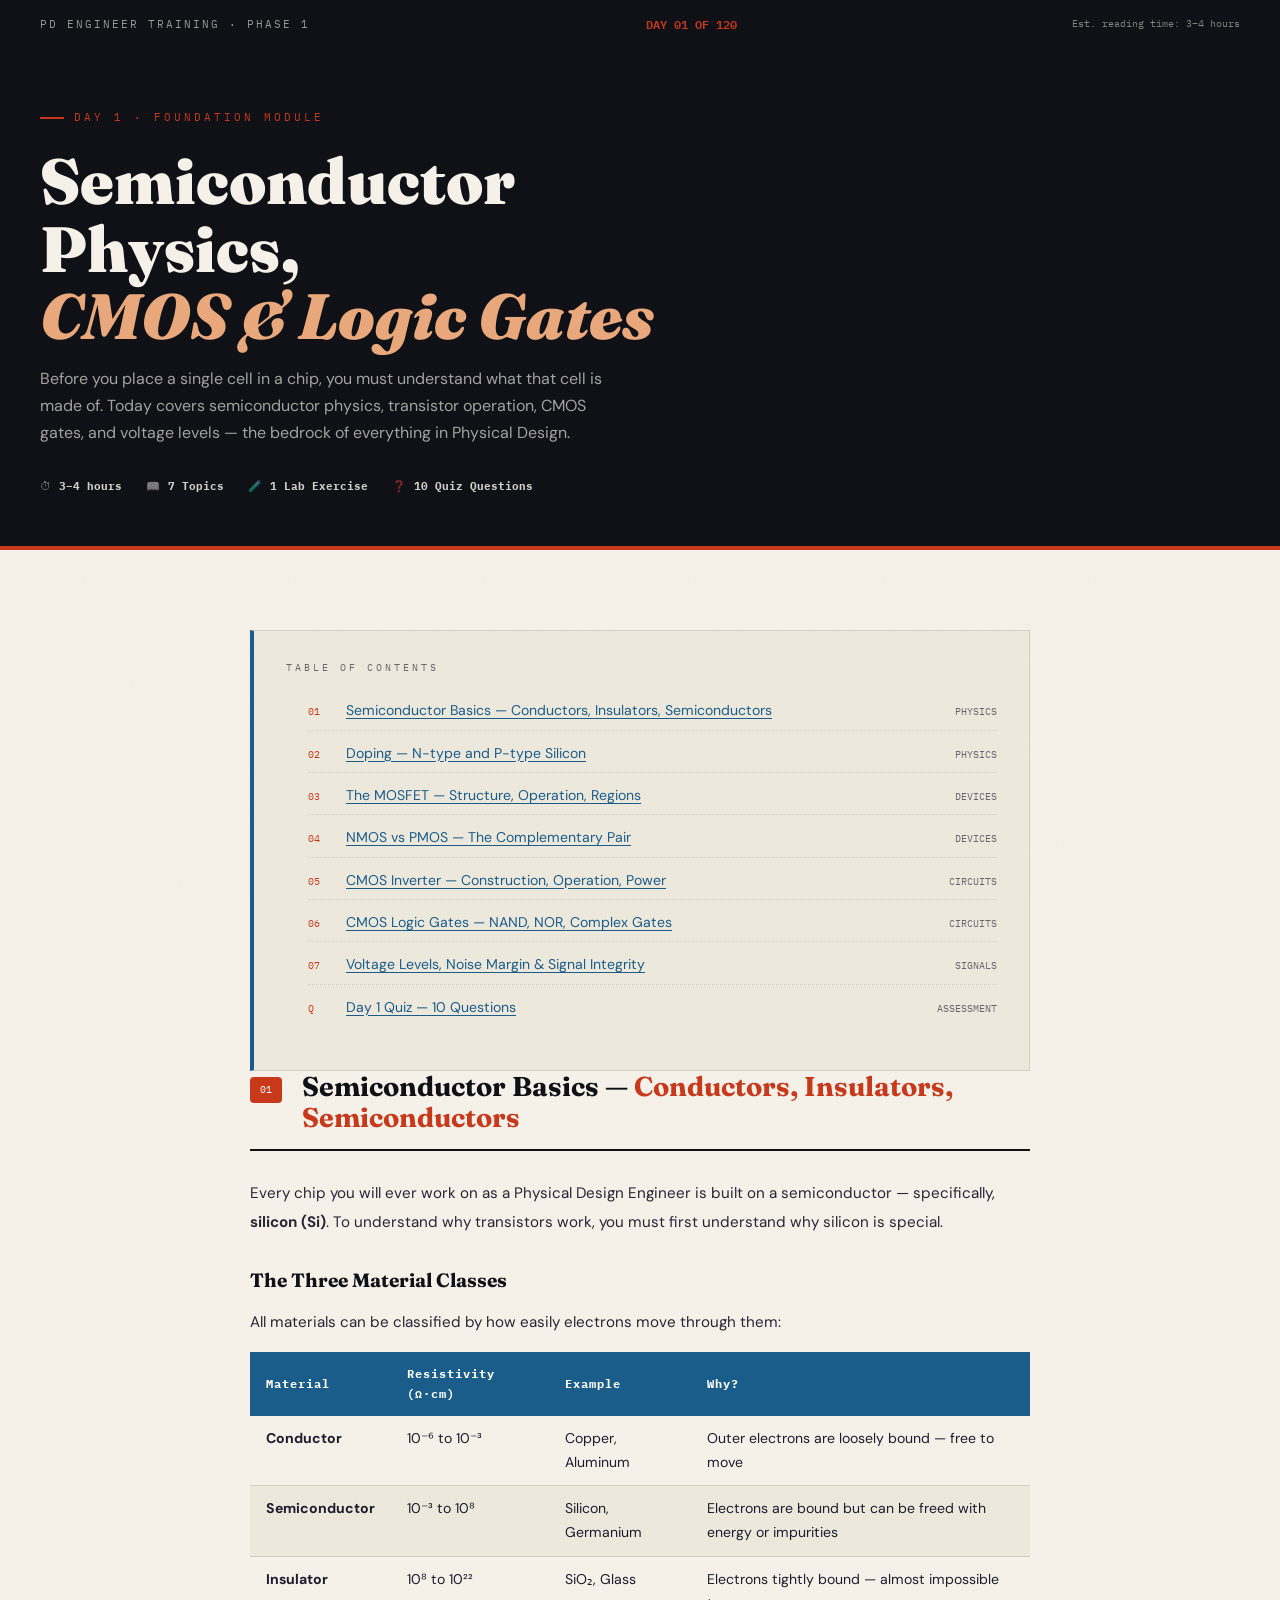
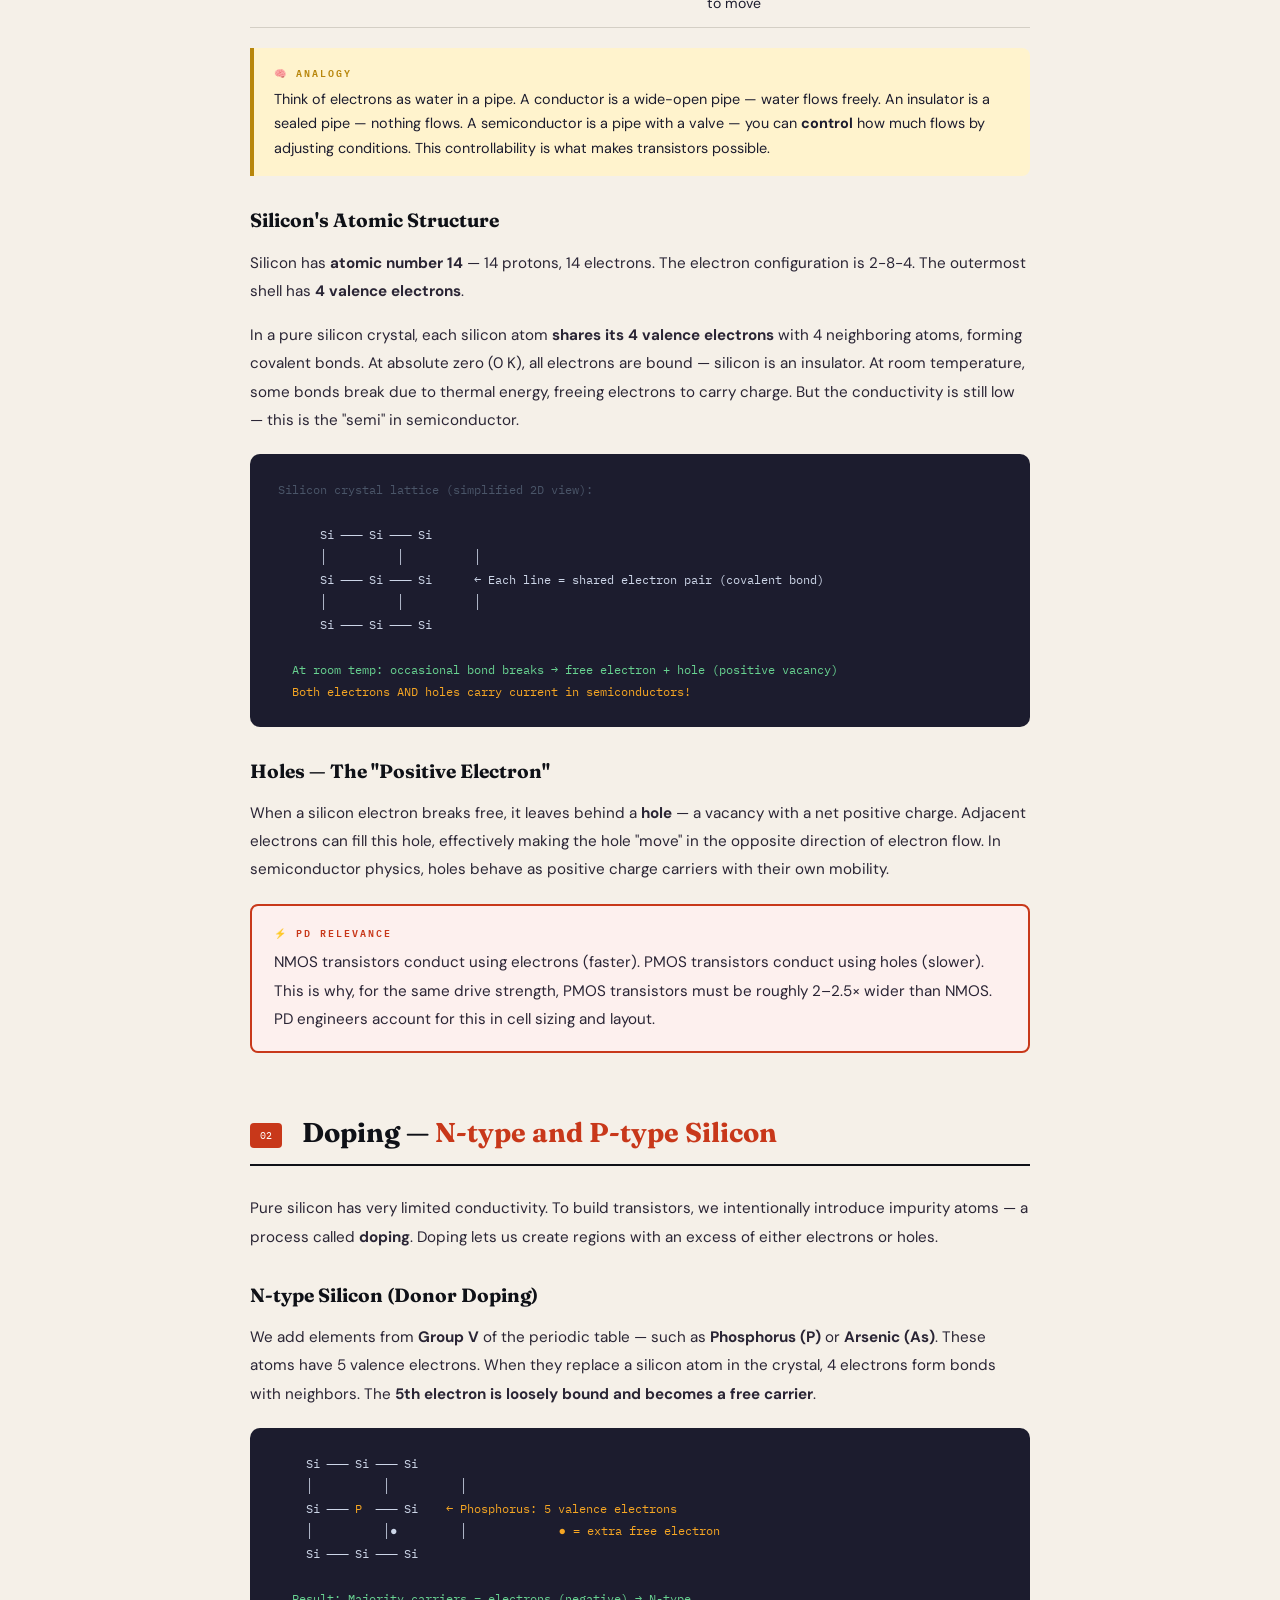
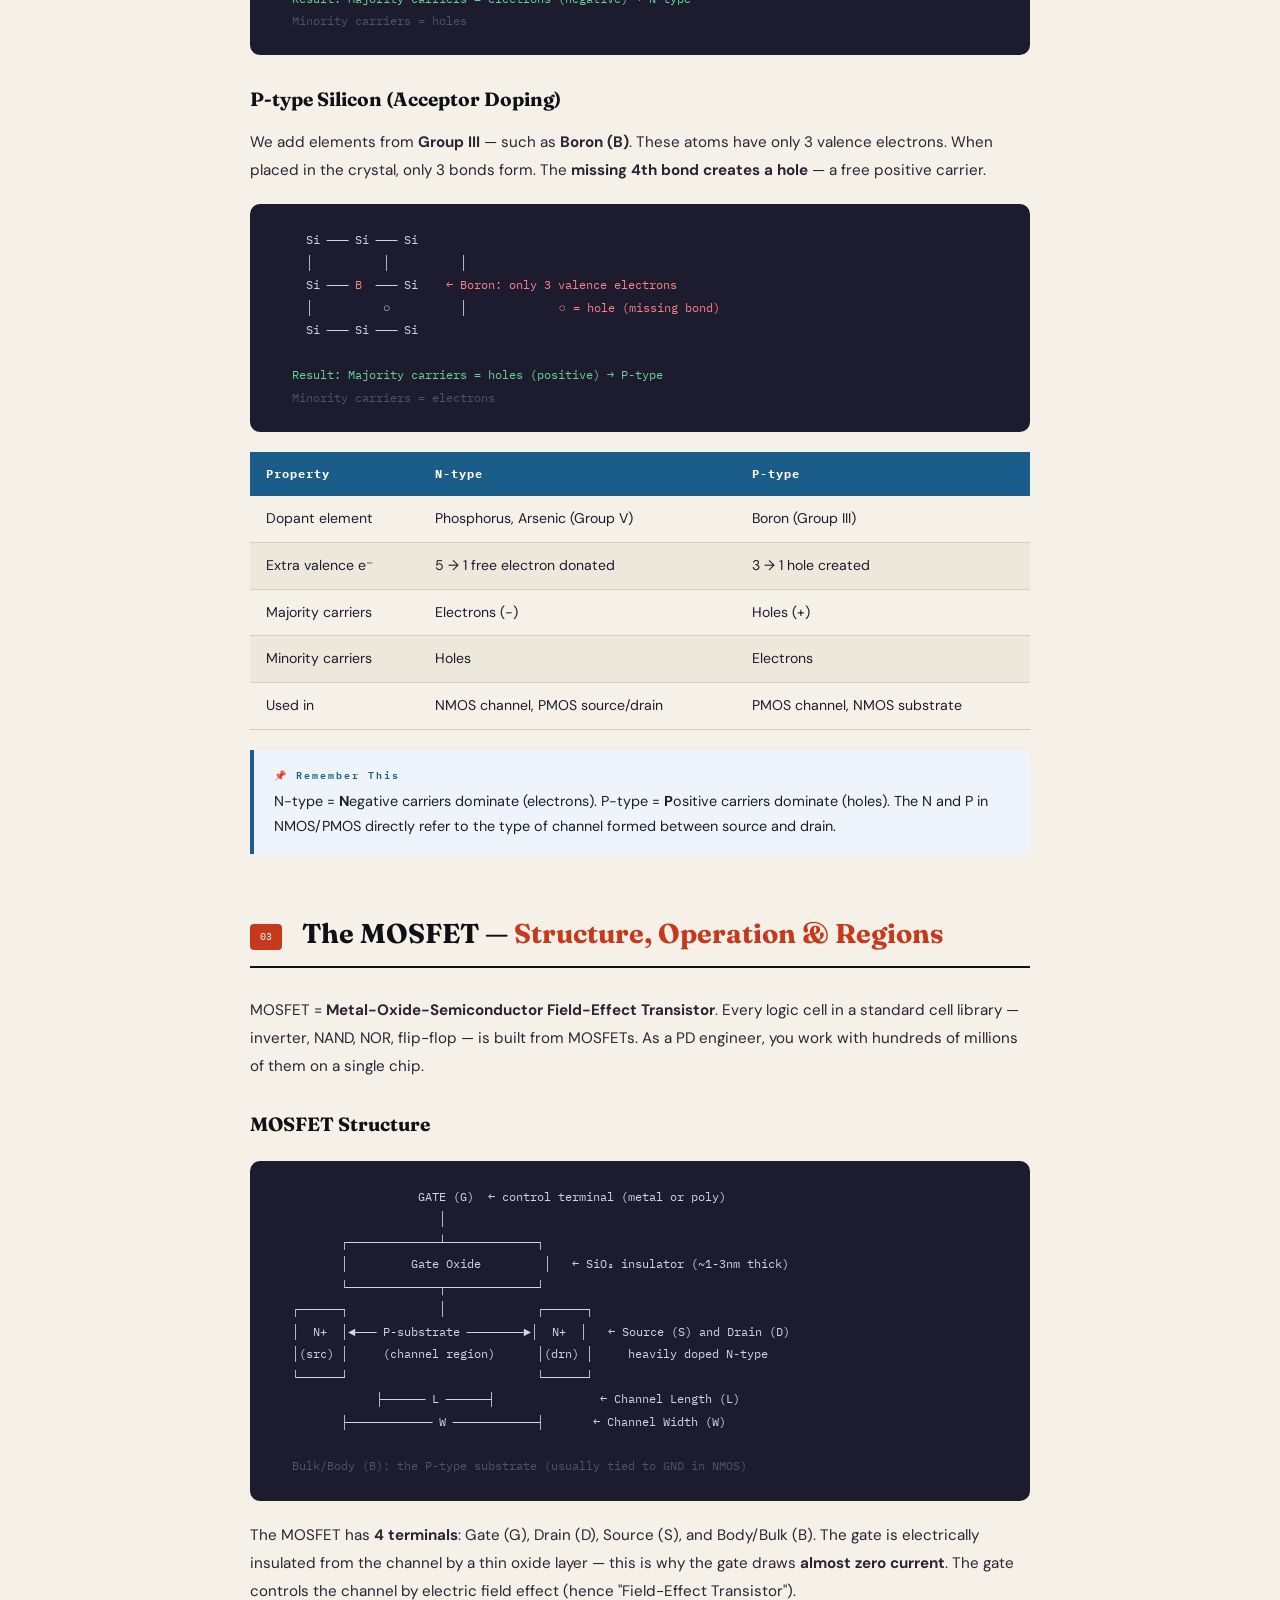
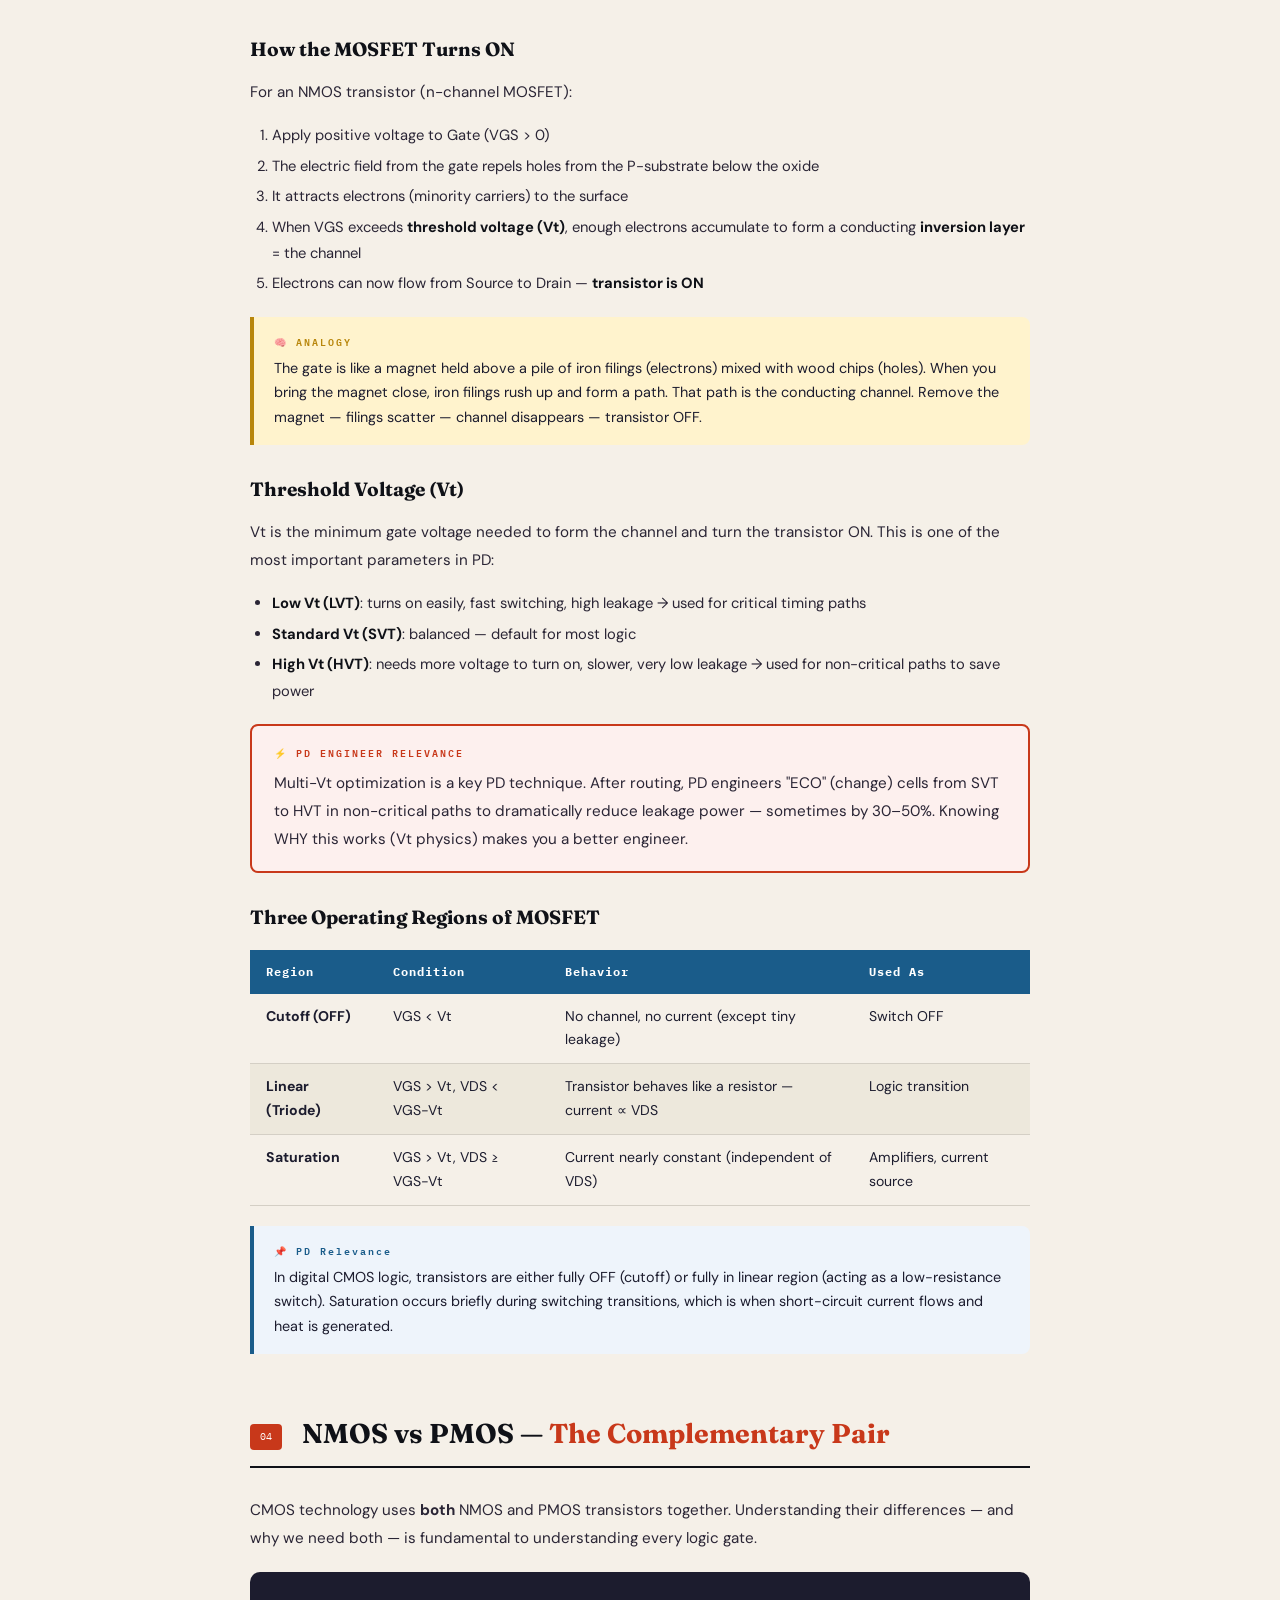
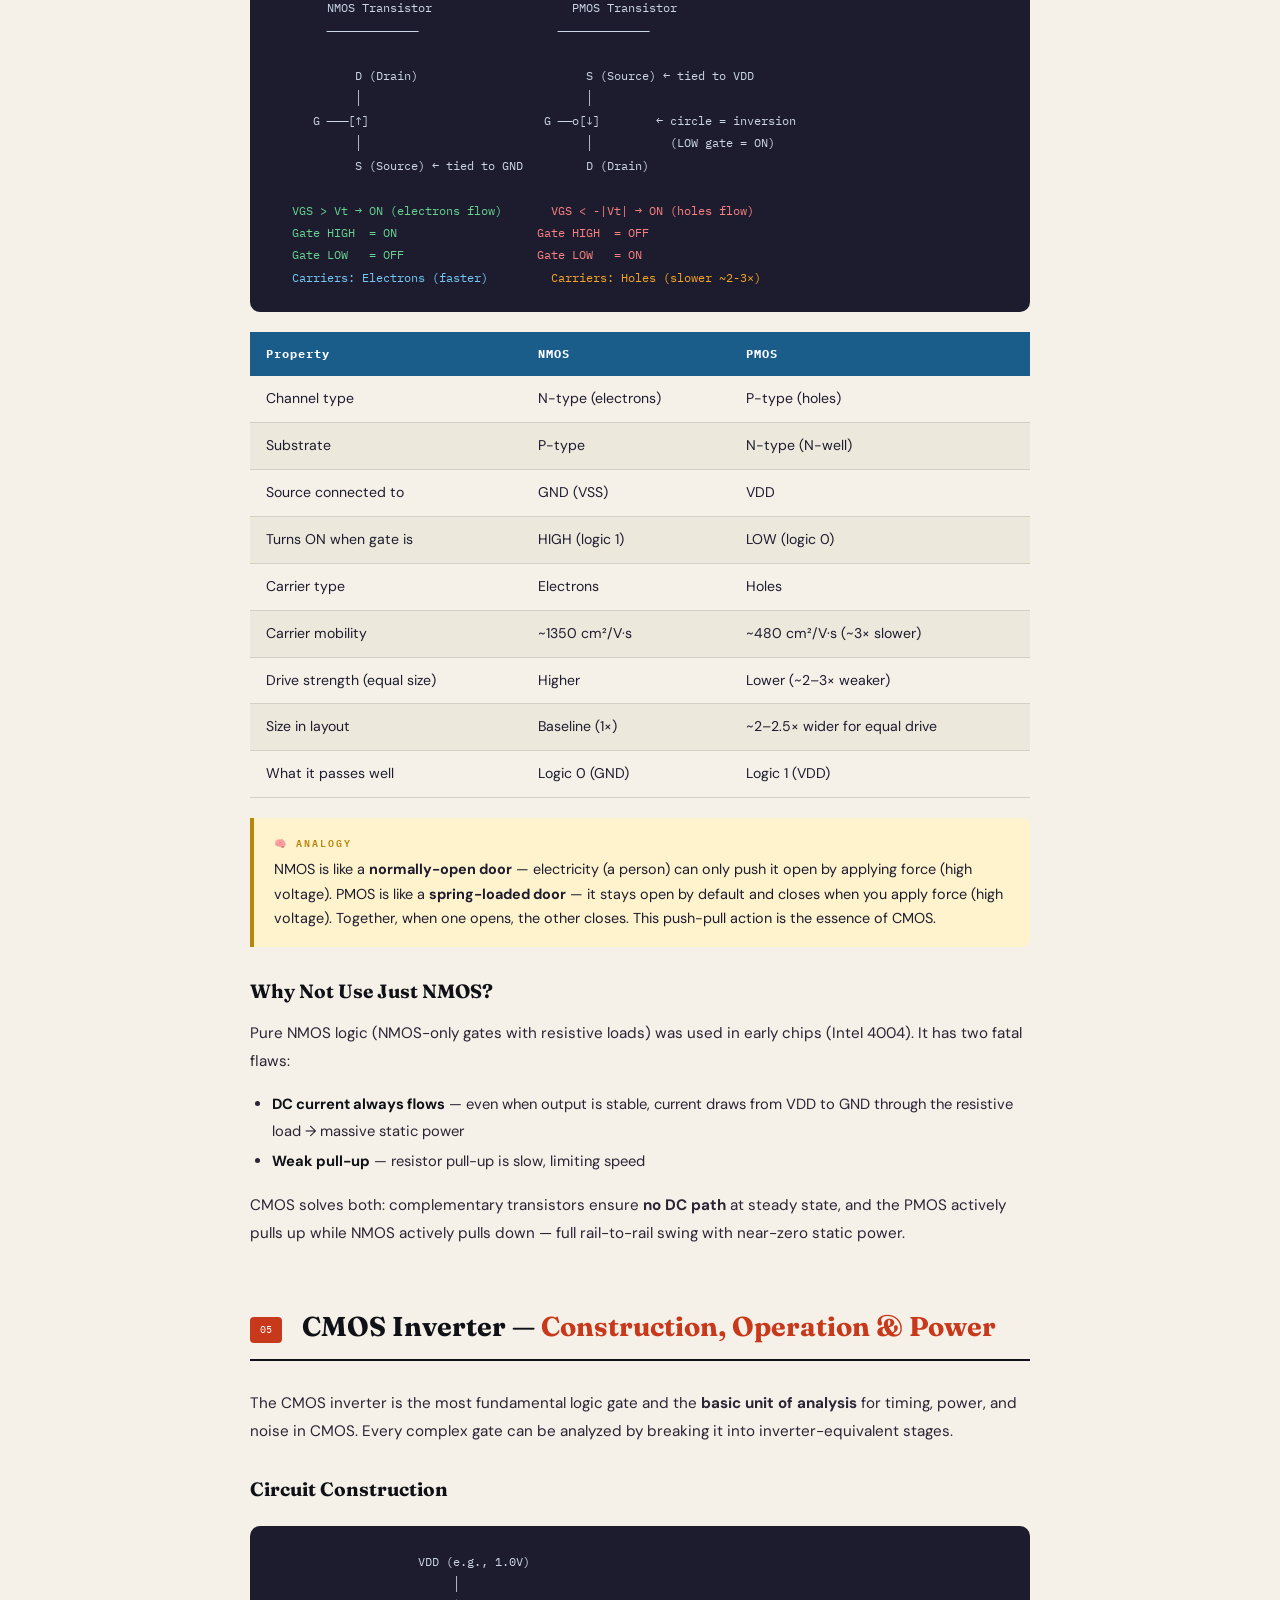
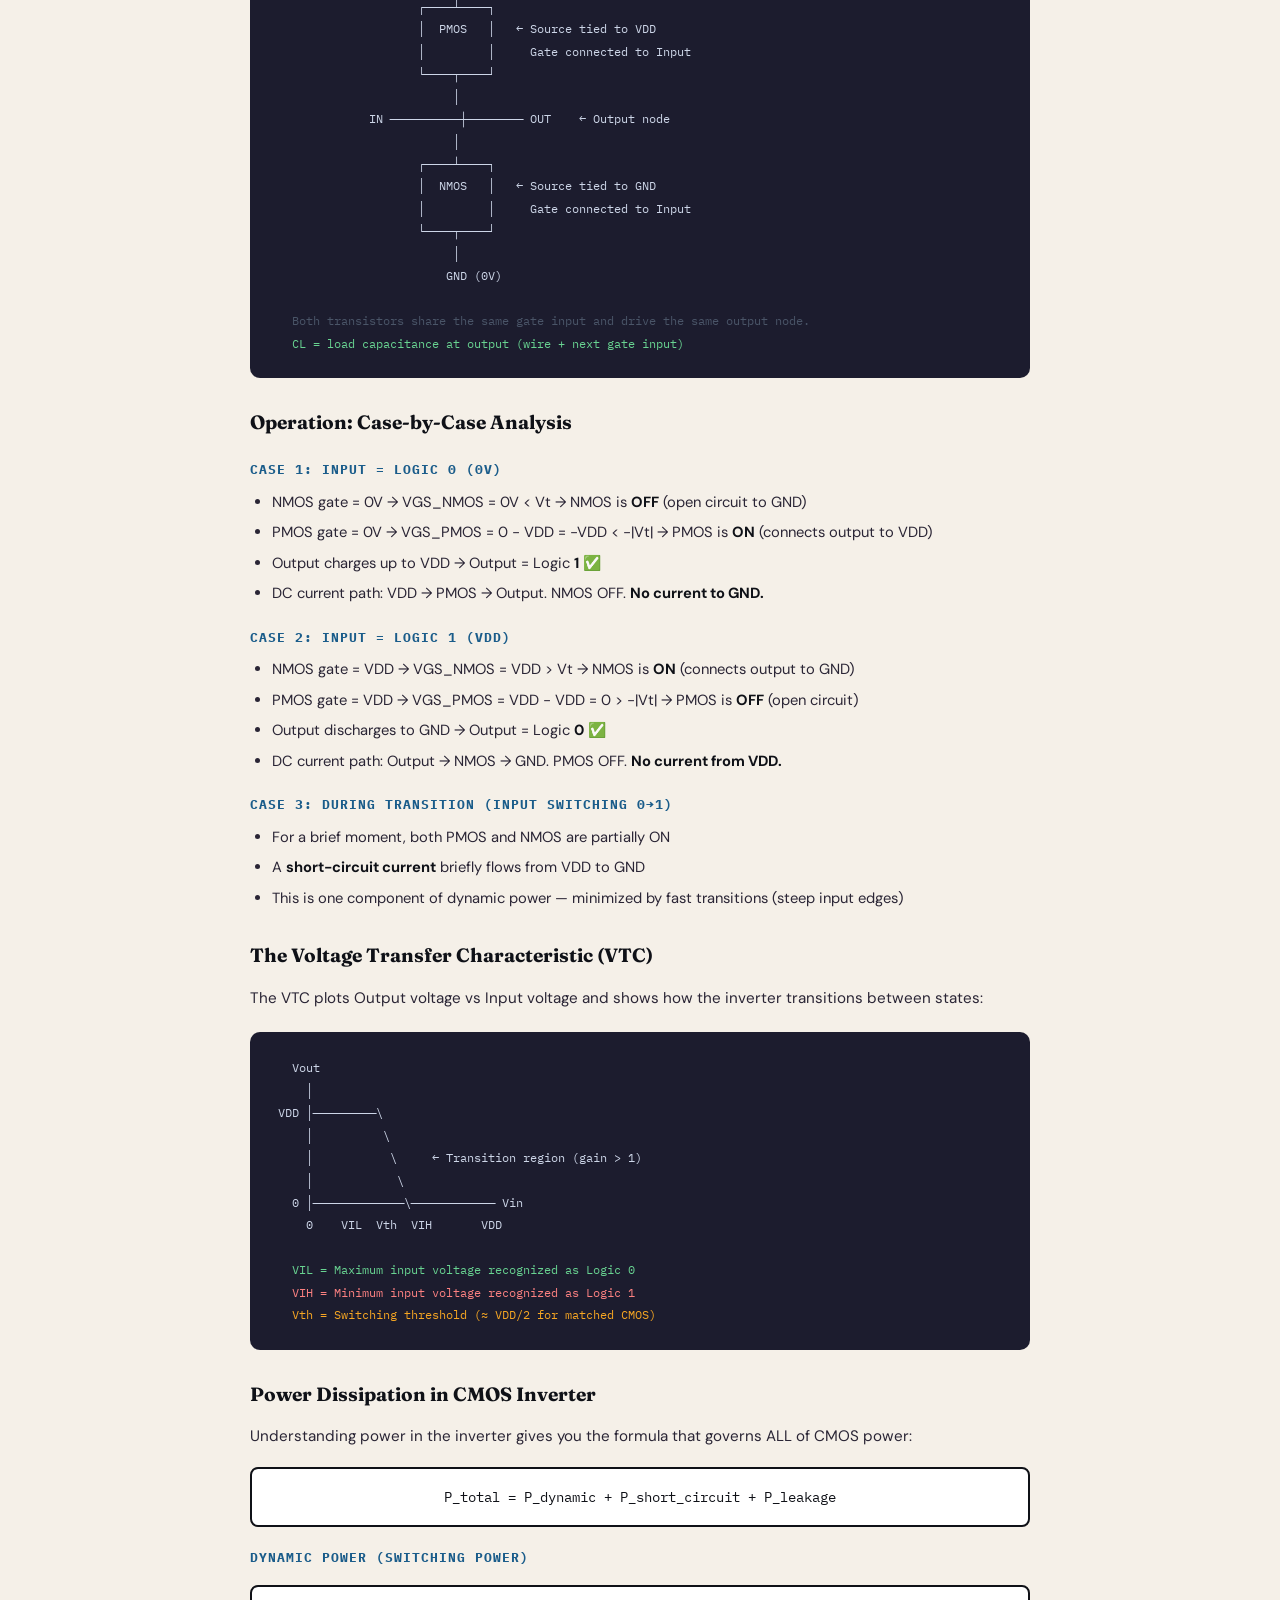
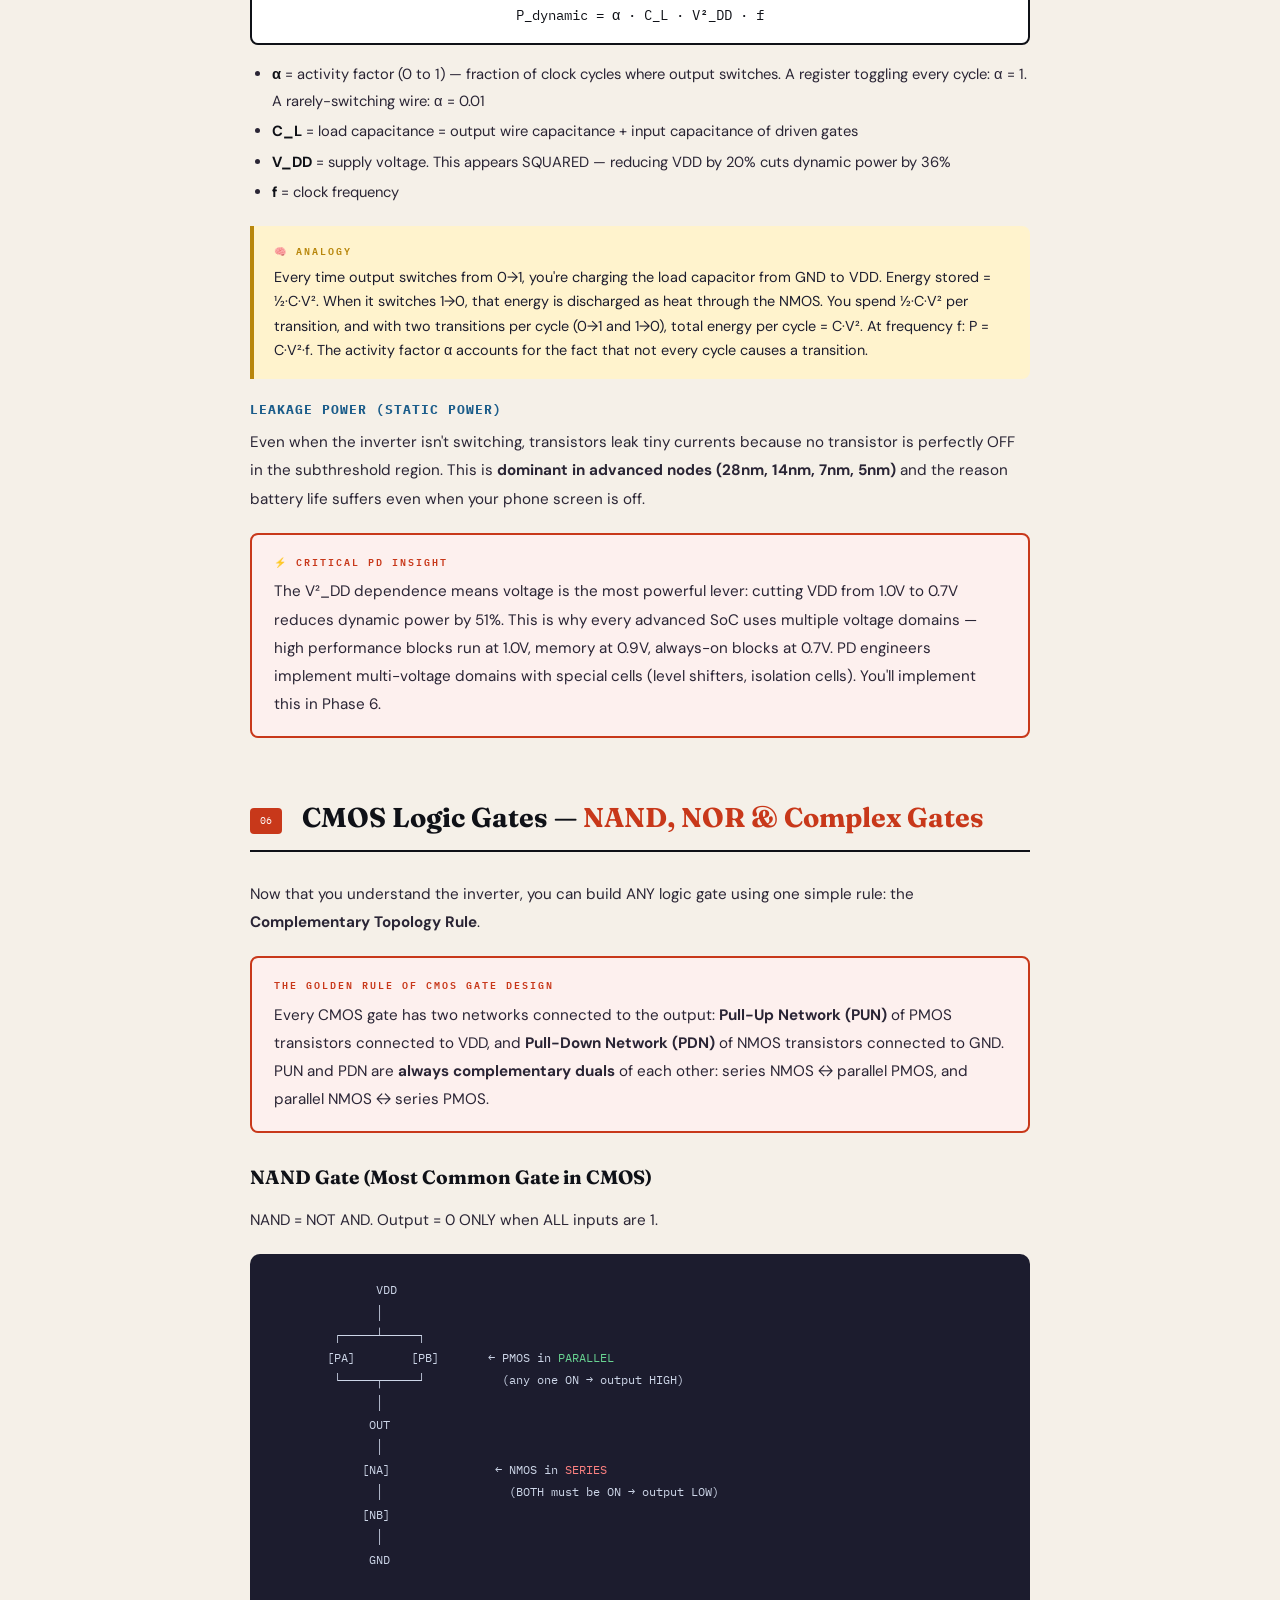
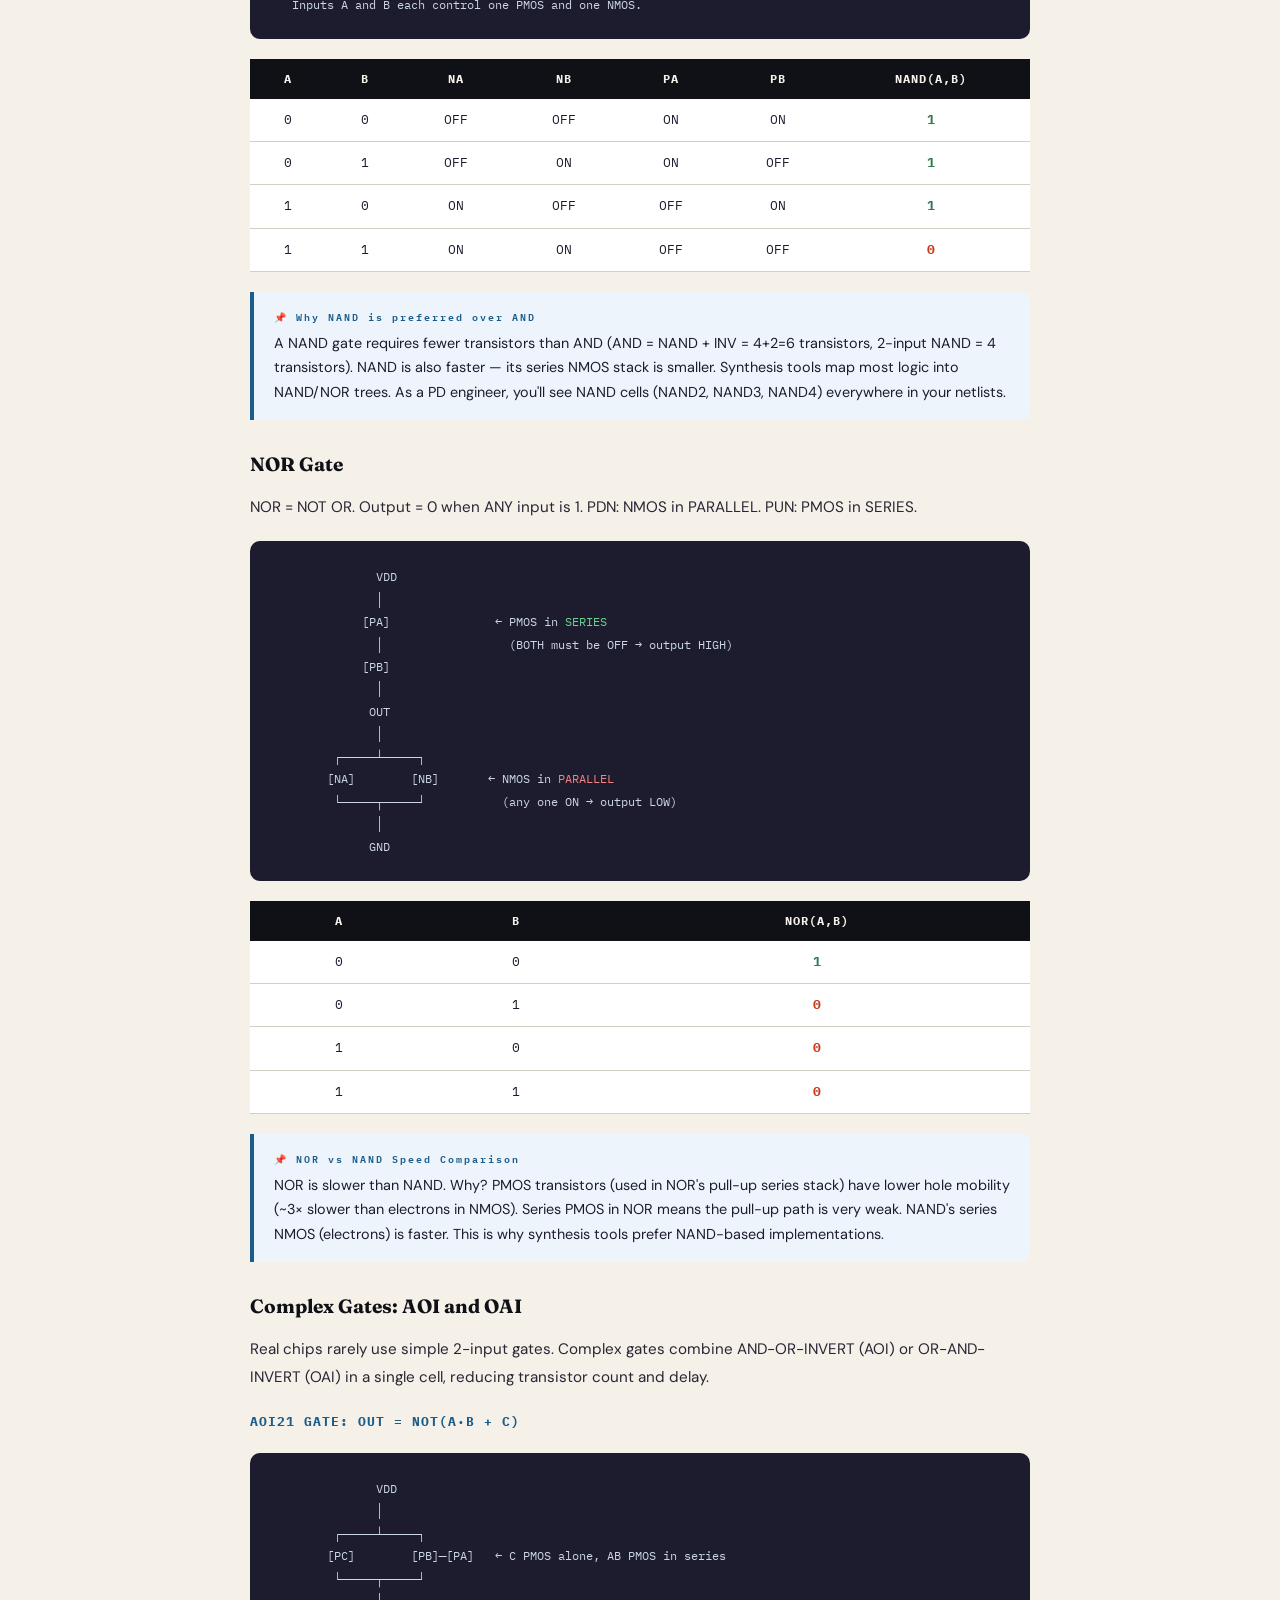
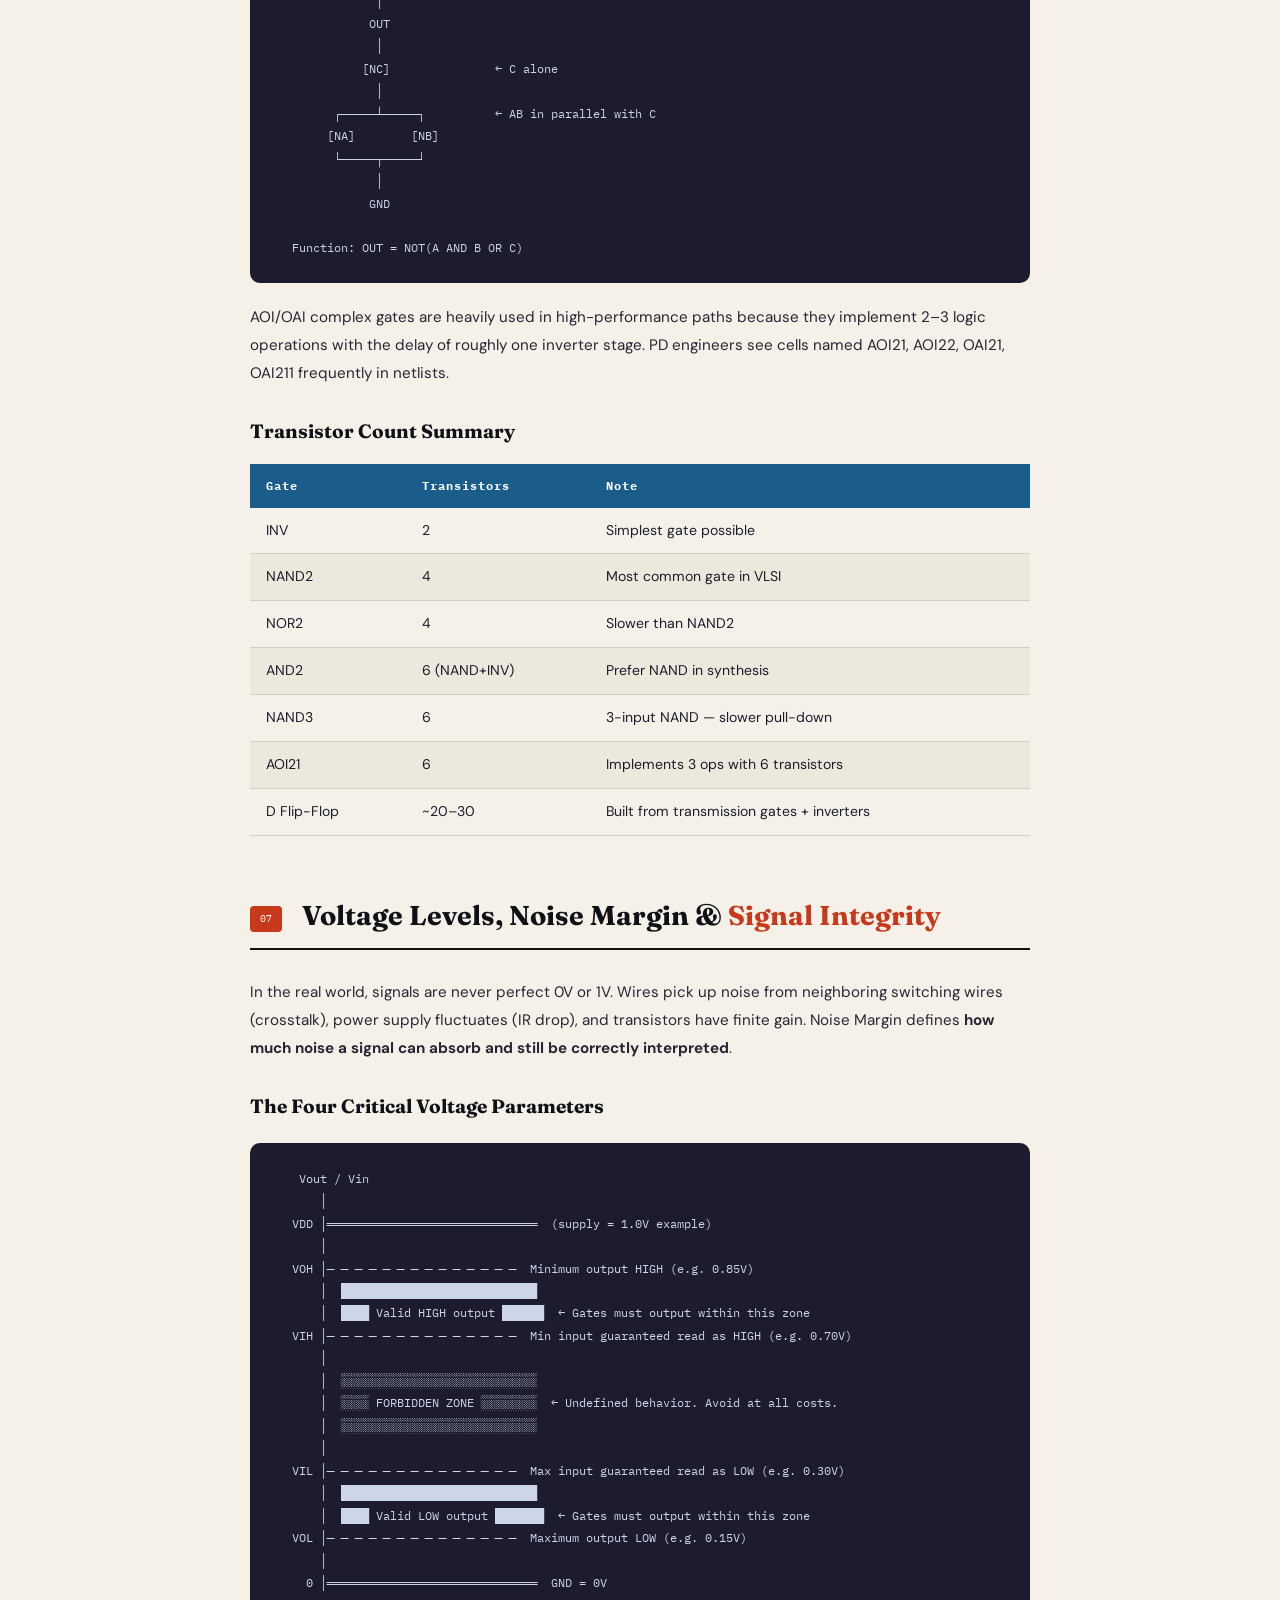
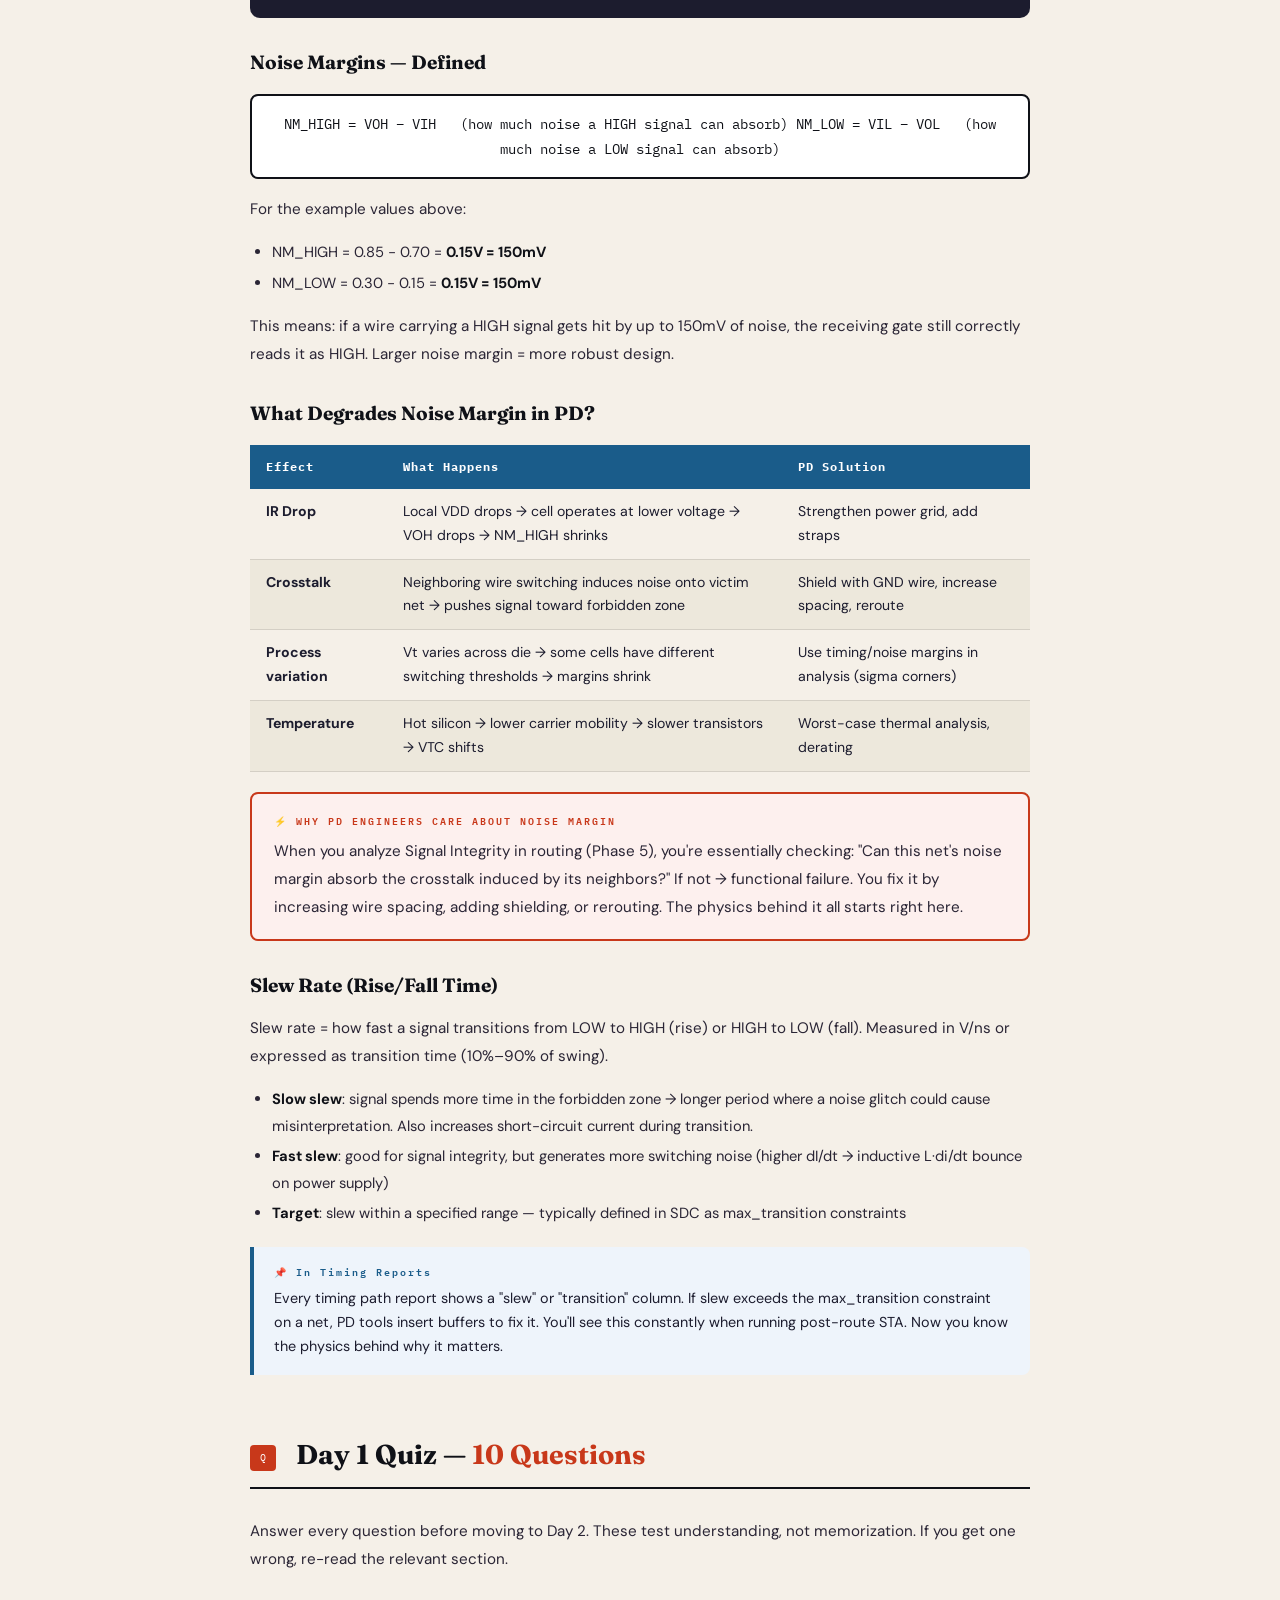
<file: study/day1_cmos_foundations.html>
<!DOCTYPE html>
<html lang="en">
<head>
<meta charset="UTF-8">
<meta name="viewport" content="width=device-width, initial-scale=1.0">
<title>Day 1 — CMOS Foundations | PD Engineer Training</title>
<style>
@import url('https://fonts.googleapis.com/css2?family=IBM+Plex+Mono:wght@400;500;600&family=Fraunces:ital,wght@0,300;0,600;0,700;0,900;1,300&family=DM+Sans:wght@300;400;500;600&display=swap');

:root {
  --ink: #0f1117;
  --paper: #f5f0e8;
  --cream: #ede8dc;
  --accent: #c8381a;
  --accent2: #1a5c8a;
  --accent3: #2d7a4f;
  --gold: #b8860b;
  --text: #1c1c2e;
  --muted: #6b6570;
  --border: #d4cfc5;
  --code-bg: #1c1c2e;
  --code-text: #a8d8a8;
  --highlight: #fff3cd;
  --warn: #fff8e1;
}

* { margin: 0; padding: 0; box-sizing: border-box; }

body {
  font-family: 'DM Sans', sans-serif;
  background: var(--paper);
  color: var(--text);
  line-height: 1.7;
}

/* PAPER TEXTURE */
body::before {
  content: '';
  position: fixed;
  inset: 0;
  background-image: url("data:image/svg+xml,%3Csvg xmlns='http://www.w3.org/2000/svg' width='400' height='400'%3E%3Cfilter id='noise'%3E%3CfeTurbulence type='fractalNoise' baseFrequency='0.9' numOctaves='4' stitchTiles='stitch'/%3E%3CfeColorMatrix type='saturate' values='0'/%3E%3C/filter%3E%3Crect width='400' height='400' filter='url(%23noise)' opacity='0.03'/%3E%3C/svg%3E");
  pointer-events: none;
  z-index: 0;
}

.page { position: relative; z-index: 1; }

/* TOP BAR */
.topbar {
  background: var(--ink);
  color: var(--paper);
  padding: 14px 40px;
  display: flex;
  align-items: center;
  justify-content: space-between;
  gap: 20px;
  flex-wrap: wrap;
}

.topbar-left {
  font-family: 'IBM Plex Mono', monospace;
  font-size: 0.7rem;
  letter-spacing: 2px;
  color: rgba(245,240,232,0.6);
  text-transform: uppercase;
}

.topbar-center {
  font-family: 'IBM Plex Mono', monospace;
  font-size: 0.75rem;
  color: #c8381a;
  font-weight: 600;
}

.topbar-right {
  font-family: 'IBM Plex Mono', monospace;
  font-size: 0.65rem;
  color: rgba(245,240,232,0.5);
}

/* HERO */
.hero {
  background: var(--ink);
  padding: 60px 40px 50px;
  border-bottom: 4px solid var(--accent);
}

.day-chip {
  font-family: 'IBM Plex Mono', monospace;
  font-size: 0.7rem;
  letter-spacing: 3px;
  color: var(--accent);
  text-transform: uppercase;
  margin-bottom: 20px;
  display: flex;
  align-items: center;
  gap: 10px;
}

.day-chip::before {
  content: '';
  display: inline-block;
  width: 24px;
  height: 2px;
  background: var(--accent);
}

.hero h1 {
  font-family: 'Fraunces', serif;
  font-weight: 900;
  font-size: clamp(2.2rem, 6vw, 4rem);
  color: var(--paper);
  line-height: 1.05;
  margin-bottom: 16px;
  max-width: 700px;
}

.hero h1 em {
  font-style: italic;
  color: #e8a87c;
}

.hero-sub {
  font-size: 1rem;
  color: rgba(245,240,232,0.65);
  max-width: 580px;
  line-height: 1.7;
  margin-bottom: 30px;
}

.meta-row {
  display: flex;
  gap: 24px;
  flex-wrap: wrap;
}

.meta-item {
  display: flex;
  align-items: center;
  gap: 8px;
  font-family: 'IBM Plex Mono', monospace;
  font-size: 0.7rem;
  color: rgba(245,240,232,0.5);
}

.meta-item strong { color: rgba(245,240,232,0.85); }

/* TOC */
.toc {
  background: var(--cream);
  border: 1px solid var(--border);
  border-left: 4px solid var(--accent2);
  padding: 28px 32px;
  max-width: 860px;
  margin: 40px auto 0;
}

.toc-title {
  font-family: 'IBM Plex Mono', monospace;
  font-size: 0.65rem;
  letter-spacing: 3px;
  text-transform: uppercase;
  color: var(--muted);
  margin-bottom: 16px;
}

.toc-list { list-style: none; }
.toc-list li {
  display: flex;
  align-items: baseline;
  gap: 10px;
  padding: 6px 0;
  border-bottom: 1px dotted var(--border);
  cursor: pointer;
}

.toc-list li:last-child { border-bottom: none; }

.toc-num {
  font-family: 'IBM Plex Mono', monospace;
  font-size: 0.65rem;
  color: var(--accent);
  min-width: 28px;
}

.toc-text {
  font-size: 0.88rem;
  color: var(--accent2);
  text-decoration: underline;
  text-underline-offset: 3px;
}

.toc-tag {
  font-family: 'IBM Plex Mono', monospace;
  font-size: 0.6rem;
  color: var(--muted);
  margin-left: auto;
}

/* MAIN CONTENT */
.content {
  max-width: 860px;
  margin: 0 auto;
  padding: 40px 40px 80px;
}

/* SECTION */
.lesson-section {
  margin-bottom: 64px;
  scroll-margin-top: 20px;
}

.section-header {
  display: flex;
  align-items: flex-start;
  gap: 20px;
  margin-bottom: 28px;
  padding-bottom: 16px;
  border-bottom: 2px solid var(--ink);
}

.section-num {
  font-family: 'IBM Plex Mono', monospace;
  font-size: 0.65rem;
  color: white;
  background: var(--accent);
  padding: 4px 10px;
  border-radius: 4px;
  margin-top: 6px;
  flex-shrink: 0;
}

.section-title {
  font-family: 'Fraunces', serif;
  font-weight: 700;
  font-size: 1.7rem;
  color: var(--ink);
  line-height: 1.15;
}

.section-title span { color: var(--accent); }

/* PROSE */
p {
  font-size: 0.95rem;
  line-height: 1.85;
  color: #2a2535;
  margin-bottom: 16px;
}

h3 {
  font-family: 'Fraunces', serif;
  font-weight: 700;
  font-size: 1.2rem;
  color: var(--ink);
  margin: 28px 0 12px;
}

h4 {
  font-family: 'IBM Plex Mono', monospace;
  font-size: 0.8rem;
  color: var(--accent2);
  text-transform: uppercase;
  letter-spacing: 1px;
  margin: 20px 0 8px;
}

ul, ol {
  padding-left: 22px;
  margin-bottom: 16px;
}

li {
  font-size: 0.92rem;
  line-height: 1.8;
  color: #2a2535;
  margin-bottom: 4px;
}

li strong { color: var(--ink); }

/* ANALOGY BOX */
.analogy {
  background: var(--highlight);
  border-left: 4px solid var(--gold);
  padding: 16px 20px;
  border-radius: 0 8px 8px 0;
  margin: 20px 0;
  font-size: 0.9rem;
  line-height: 1.7;
}

.analogy-label {
  font-family: 'IBM Plex Mono', monospace;
  font-size: 0.62rem;
  letter-spacing: 2px;
  text-transform: uppercase;
  color: var(--gold);
  margin-bottom: 6px;
  font-weight: 600;
}

/* CRITICAL BOX */
.critical {
  background: #fdf0ee;
  border: 2px solid var(--accent);
  padding: 18px 22px;
  border-radius: 8px;
  margin: 20px 0;
}

.critical-label {
  font-family: 'IBM Plex Mono', monospace;
  font-size: 0.62rem;
  letter-spacing: 2px;
  text-transform: uppercase;
  color: var(--accent);
  margin-bottom: 8px;
  font-weight: 600;
}

.critical p { margin: 0; }

/* NOTE BOX */
.note {
  background: #eef4fb;
  border-left: 4px solid var(--accent2);
  padding: 16px 20px;
  border-radius: 0 8px 8px 0;
  margin: 20px 0;
  font-size: 0.9rem;
}

.note-label {
  font-family: 'IBM Plex Mono', monospace;
  font-size: 0.62rem;
  letter-spacing: 2px;
  color: var(--accent2);
  margin-bottom: 6px;
  font-weight: 600;
}

/* DIAGRAM */
.diagram {
  background: var(--code-bg);
  border-radius: 10px;
  padding: 24px 28px;
  margin: 20px 0;
  overflow-x: auto;
  font-family: 'IBM Plex Mono', monospace;
  font-size: 0.78rem;
  color: #cdd6e8;
  line-height: 1.8;
  white-space: pre;
}

.diagram .dim { color: #4a5568; }
.diagram .hi { color: #f6a623; }
.diagram .green { color: #68d391; }
.diagram .red { color: #fc8181; }
.diagram .blue { color: #76c8f7; }
.diagram .yellow { color: #f6e05e; }

/* CODE */
.code-block {
  background: var(--code-bg);
  border-radius: 10px;
  padding: 20px 24px;
  margin: 16px 0;
  overflow-x: auto;
  font-family: 'IBM Plex Mono', monospace;
  font-size: 0.78rem;
  color: var(--code-text);
  line-height: 1.8;
  white-space: pre;
}

/* TABLE */
.truth-table {
  width: 100%;
  border-collapse: collapse;
  margin: 16px 0;
  font-family: 'IBM Plex Mono', monospace;
  font-size: 0.82rem;
}

.truth-table th {
  background: var(--ink);
  color: var(--paper);
  padding: 10px 16px;
  text-align: center;
  font-size: 0.72rem;
  letter-spacing: 1px;
}

.truth-table td {
  padding: 10px 16px;
  text-align: center;
  border-bottom: 1px solid var(--border);
  background: white;
}

.truth-table tr:hover td { background: var(--cream); }
.truth-table .out-low td:last-child { color: var(--accent); font-weight: 700; }
.truth-table .out-high td:last-child { color: var(--accent3); font-weight: 700; }

/* COMPARISON TABLE */
.compare-table {
  width: 100%;
  border-collapse: collapse;
  margin: 16px 0;
  font-size: 0.88rem;
}

.compare-table th {
  background: var(--accent2);
  color: white;
  padding: 12px 16px;
  text-align: left;
  font-family: 'IBM Plex Mono', monospace;
  font-size: 0.72rem;
  letter-spacing: 1px;
}

.compare-table td {
  padding: 11px 16px;
  border-bottom: 1px solid var(--border);
  vertical-align: top;
}

.compare-table tr:nth-child(even) td { background: var(--cream); }

/* FORMULA */
.formula {
  background: white;
  border: 2px solid var(--ink);
  border-radius: 8px;
  padding: 16px 20px;
  text-align: center;
  font-family: 'IBM Plex Mono', monospace;
  font-size: 0.9rem;
  margin: 16px 0;
  color: var(--ink);
}

/* QUIZ */
.quiz {
  background: var(--ink);
  border-radius: 12px;
  padding: 28px 30px;
  margin: 32px 0;
  color: var(--paper);
}

.quiz-title {
  font-family: 'IBM Plex Mono', monospace;
  font-size: 0.65rem;
  letter-spacing: 3px;
  text-transform: uppercase;
  color: var(--accent);
  margin-bottom: 20px;
}

.quiz-q {
  margin-bottom: 24px;
  padding-bottom: 24px;
  border-bottom: 1px solid rgba(255,255,255,0.1);
}

.quiz-q:last-child { border-bottom: none; margin-bottom: 0; padding-bottom: 0; }

.q-text {
  font-family: 'Fraunces', serif;
  font-size: 1rem;
  margin-bottom: 14px;
  color: var(--paper);
  line-height: 1.5;
}

.q-num {
  font-family: 'IBM Plex Mono', monospace;
  font-size: 0.65rem;
  color: var(--accent);
  margin-bottom: 6px;
}

.opt-btn {
  display: block;
  width: 100%;
  background: rgba(255,255,255,0.05);
  border: 1px solid rgba(255,255,255,0.12);
  color: rgba(245,240,232,0.8);
  padding: 10px 16px;
  margin: 6px 0;
  border-radius: 6px;
  text-align: left;
  cursor: pointer;
  font-size: 0.85rem;
  font-family: 'DM Sans', sans-serif;
  transition: all 0.15s;
}

.opt-btn:hover:not(:disabled) {
  border-color: rgba(255,255,255,0.3);
  background: rgba(255,255,255,0.09);
}

.opt-btn.correct { background: rgba(45,122,79,0.3); border-color: #68d391; color: #c6f6d5; }
.opt-btn.wrong { background: rgba(200,56,26,0.25); border-color: #fc8181; color: #fed7d7; }
.opt-btn:disabled { cursor: default; }

.q-feedback {
  font-family: 'IBM Plex Mono', monospace;
  font-size: 0.75rem;
  margin-top: 10px;
  padding: 10px 14px;
  border-radius: 6px;
  display: none;
  line-height: 1.6;
}

.q-feedback.show { display: block; }
.q-feedback.pass { background: rgba(45,122,79,0.2); color: #c6f6d5; }
.q-feedback.fail { background: rgba(200,56,26,0.2); color: #fed7d7; }

/* SUMMARY TABLE */
.summary-grid {
  display: grid;
  grid-template-columns: repeat(auto-fill, minmax(220px, 1fr));
  gap: 12px;
  margin: 20px 0;
}

.summary-card {
  background: var(--ink);
  color: var(--paper);
  padding: 16px 18px;
  border-radius: 10px;
}

.summary-card .s-title {
  font-family: 'IBM Plex Mono', monospace;
  font-size: 0.65rem;
  letter-spacing: 1px;
  color: var(--accent);
  text-transform: uppercase;
  margin-bottom: 8px;
}

.summary-card .s-text {
  font-size: 0.85rem;
  line-height: 1.6;
  color: rgba(245,240,232,0.85);
}

/* PROGRESS */
.progress-section {
  background: var(--cream);
  border: 1px solid var(--border);
  border-radius: 12px;
  padding: 24px 28px;
  margin: 40px 0;
}

.progress-title {
  font-family: 'IBM Plex Mono', monospace;
  font-size: 0.65rem;
  letter-spacing: 2px;
  text-transform: uppercase;
  color: var(--muted);
  margin-bottom: 16px;
}

.checklist { list-style: none; }
.checklist li {
  display: flex;
  align-items: center;
  gap: 12px;
  padding: 8px 0;
  border-bottom: 1px dotted var(--border);
  cursor: pointer;
  font-size: 0.88rem;
}

.checklist li:last-child { border-bottom: none; }

.check-box {
  width: 20px;
  height: 20px;
  border: 2px solid var(--border);
  border-radius: 4px;
  flex-shrink: 0;
  display: flex;
  align-items: center;
  justify-content: center;
  font-size: 0.75rem;
  transition: all 0.2s;
}

.checklist li.done .check-box {
  background: var(--accent3);
  border-color: var(--accent3);
  color: white;
}

.checklist li.done span { text-decoration: line-through; color: var(--muted); }

/* NEXT DAY */
.next-day {
  background: var(--ink);
  border-top: 4px solid var(--accent);
  padding: 40px;
  text-align: center;
  margin-top: 60px;
}

.next-day h2 {
  font-family: 'Fraunces', serif;
  font-size: 1.6rem;
  color: var(--paper);
  margin-bottom: 10px;
}

.next-day p {
  color: rgba(245,240,232,0.6);
  font-size: 0.9rem;
  margin-bottom: 20px;
}

.next-topics {
  display: flex;
  justify-content: center;
  gap: 10px;
  flex-wrap: wrap;
}

.next-chip {
  background: rgba(255,255,255,0.08);
  border: 1px solid rgba(255,255,255,0.15);
  color: rgba(245,240,232,0.7);
  font-family: 'IBM Plex Mono', monospace;
  font-size: 0.68rem;
  padding: 6px 14px;
  border-radius: 20px;
}

/* SCROLLBAR */
::-webkit-scrollbar { width: 5px; }
::-webkit-scrollbar-track { background: var(--cream); }
::-webkit-scrollbar-thumb { background: var(--border); border-radius: 3px; }

@media (max-width: 640px) {
  .topbar, .hero, .content { padding-left: 20px; padding-right: 20px; }
  .content { padding: 24px 20px 60px; }
}
</style>
</head>
<body>
<div class="page">

<!-- TOP BAR -->
<div class="topbar">
  <div class="topbar-left">PD Engineer Training · Phase 1</div>
  <div class="topbar-center">DAY 01 OF 120</div>
  <div class="topbar-right">Est. reading time: 3–4 hours</div>
</div>

<!-- HERO -->
<div class="hero">
  <div class="day-chip">Day 1 · Foundation Module</div>
  <h1>Semiconductor Physics,<br><em>CMOS & Logic Gates</em></h1>
  <div class="hero-sub">Before you place a single cell in a chip, you must understand what that cell is made of. Today covers semiconductor physics, transistor operation, CMOS gates, and voltage levels — the bedrock of everything in Physical Design.</div>
  <div class="meta-row">
    <div class="meta-item">⏱ <strong>3–4 hours</strong></div>
    <div class="meta-item">📖 <strong>7 Topics</strong></div>
    <div class="meta-item">🧪 <strong>1 Lab Exercise</strong></div>
    <div class="meta-item">❓ <strong>10 Quiz Questions</strong></div>
  </div>
</div>

<!-- TOC -->
<div class="content">
<div class="toc">
  <div class="toc-title">Table of Contents</div>
  <ul class="toc-list">
    <li onclick="document.getElementById('s1').scrollIntoView({behavior:'smooth'})"><span class="toc-num">01</span><span class="toc-text">Semiconductor Basics — Conductors, Insulators, Semiconductors</span><span class="toc-tag">PHYSICS</span></li>
    <li onclick="document.getElementById('s2').scrollIntoView({behavior:'smooth'})"><span class="toc-num">02</span><span class="toc-text">Doping — N-type and P-type Silicon</span><span class="toc-tag">PHYSICS</span></li>
    <li onclick="document.getElementById('s3').scrollIntoView({behavior:'smooth'})"><span class="toc-num">03</span><span class="toc-text">The MOSFET — Structure, Operation, Regions</span><span class="toc-tag">DEVICES</span></li>
    <li onclick="document.getElementById('s4').scrollIntoView({behavior:'smooth'})"><span class="toc-num">04</span><span class="toc-text">NMOS vs PMOS — The Complementary Pair</span><span class="toc-tag">DEVICES</span></li>
    <li onclick="document.getElementById('s5').scrollIntoView({behavior:'smooth'})"><span class="toc-num">05</span><span class="toc-text">CMOS Inverter — Construction, Operation, Power</span><span class="toc-tag">CIRCUITS</span></li>
    <li onclick="document.getElementById('s6').scrollIntoView({behavior:'smooth'})"><span class="toc-num">06</span><span class="toc-text">CMOS Logic Gates — NAND, NOR, Complex Gates</span><span class="toc-tag">CIRCUITS</span></li>
    <li onclick="document.getElementById('s7').scrollIntoView({behavior:'smooth'})"><span class="toc-num">07</span><span class="toc-text">Voltage Levels, Noise Margin & Signal Integrity</span><span class="toc-tag">SIGNALS</span></li>
    <li onclick="document.getElementById('sq').scrollIntoView({behavior:'smooth'})"><span class="toc-num">Q</span><span class="toc-text">Day 1 Quiz — 10 Questions</span><span class="toc-tag">ASSESSMENT</span></li>
  </ul>
</div>

<!-- ═══════════════════════════════════════════════════ -->
<!-- SECTION 1: SEMICONDUCTOR BASICS -->
<!-- ═══════════════════════════════════════════════════ -->
<div class="lesson-section" id="s1">
  <div class="section-header">
    <div class="section-num">01</div>
    <div class="section-title">Semiconductor Basics — <span>Conductors, Insulators, Semiconductors</span></div>
  </div>

  <p>Every chip you will ever work on as a Physical Design Engineer is built on a semiconductor — specifically, <strong>silicon (Si)</strong>. To understand why transistors work, you must first understand why silicon is special.</p>

  <h3>The Three Material Classes</h3>

  <p>All materials can be classified by how easily electrons move through them:</p>

  <table class="compare-table">
    <thead><tr><th>Material</th><th>Resistivity (Ω·cm)</th><th>Example</th><th>Why?</th></tr></thead>
    <tbody>
      <tr><td><strong>Conductor</strong></td><td>10⁻⁶ to 10⁻³</td><td>Copper, Aluminum</td><td>Outer electrons are loosely bound — free to move</td></tr>
      <tr><td><strong>Semiconductor</strong></td><td>10⁻³ to 10⁸</td><td>Silicon, Germanium</td><td>Electrons are bound but can be freed with energy or impurities</td></tr>
      <tr><td><strong>Insulator</strong></td><td>10⁸ to 10²²</td><td>SiO₂, Glass</td><td>Electrons tightly bound — almost impossible to move</td></tr>
    </tbody>
  </table>

  <div class="analogy">
    <div class="analogy-label">🧠 Analogy</div>
    Think of electrons as water in a pipe. A conductor is a wide-open pipe — water flows freely. An insulator is a sealed pipe — nothing flows. A semiconductor is a pipe with a valve — you can <strong>control</strong> how much flows by adjusting conditions. This controllability is what makes transistors possible.
  </div>

  <h3>Silicon's Atomic Structure</h3>

  <p>Silicon has <strong>atomic number 14</strong> — 14 protons, 14 electrons. The electron configuration is 2-8-4. The outermost shell has <strong>4 valence electrons</strong>.</p>

  <p>In a pure silicon crystal, each silicon atom <strong>shares its 4 valence electrons</strong> with 4 neighboring atoms, forming covalent bonds. At absolute zero (0 K), all electrons are bound — silicon is an insulator. At room temperature, some bonds break due to thermal energy, freeing electrons to carry charge. But the conductivity is still low — this is the "semi" in semiconductor.</p>

  <div class="diagram"><span class="dim">Silicon crystal lattice (simplified 2D view):</span>

      Si ─── Si ─── Si
      │          │          │
      Si ─── Si ─── Si      ← Each line = shared electron pair (covalent bond)
      │          │          │
      Si ─── Si ─── Si

  <span class="green">At room temp: occasional bond breaks → free electron + hole (positive vacancy)</span>
  <span class="hi">Both electrons AND holes carry current in semiconductors!</span></div>

  <h3>Holes — The "Positive Electron"</h3>

  <p>When a silicon electron breaks free, it leaves behind a <strong>hole</strong> — a vacancy with a net positive charge. Adjacent electrons can fill this hole, effectively making the hole "move" in the opposite direction of electron flow. In semiconductor physics, holes behave as positive charge carriers with their own mobility.</p>

  <div class="critical">
    <div class="critical-label">⚡ PD Relevance</div>
    <p>NMOS transistors conduct using electrons (faster). PMOS transistors conduct using holes (slower). This is why, for the same drive strength, PMOS transistors must be roughly 2–2.5× wider than NMOS. PD engineers account for this in cell sizing and layout.</p>
  </div>
</div>

<!-- ═══════════════════════════════════════════════════ -->
<!-- SECTION 2: DOPING -->
<!-- ═══════════════════════════════════════════════════ -->
<div class="lesson-section" id="s2">
  <div class="section-header">
    <div class="section-num">02</div>
    <div class="section-title">Doping — <span>N-type and P-type Silicon</span></div>
  </div>

  <p>Pure silicon has very limited conductivity. To build transistors, we intentionally introduce impurity atoms — a process called <strong>doping</strong>. Doping lets us create regions with an excess of either electrons or holes.</p>

  <h3>N-type Silicon (Donor Doping)</h3>

  <p>We add elements from <strong>Group V</strong> of the periodic table — such as <strong>Phosphorus (P)</strong> or <strong>Arsenic (As)</strong>. These atoms have 5 valence electrons. When they replace a silicon atom in the crystal, 4 electrons form bonds with neighbors. The <strong>5th electron is loosely bound and becomes a free carrier</strong>.</p>

  <div class="diagram">    Si ─── Si ─── Si
    │          │          │
    Si ─── <span class="hi">P</span>  ─── Si    <span class="hi">← Phosphorus: 5 valence electrons</span>
    │          │●         │          <span class="hi">   ● = extra free electron</span>
    Si ─── Si ─── Si

  <span class="green">Result: Majority carriers = electrons (negative) → N-type</span>
  <span class="dim">Minority carriers = holes</span></div>

  <h3>P-type Silicon (Acceptor Doping)</h3>

  <p>We add elements from <strong>Group III</strong> — such as <strong>Boron (B)</strong>. These atoms have only 3 valence electrons. When placed in the crystal, only 3 bonds form. The <strong>missing 4th bond creates a hole</strong> — a free positive carrier.</p>

  <div class="diagram">    Si ─── Si ─── Si
    │          │          │
    Si ─── <span class="red">B</span>  ─── Si    <span class="red">← Boron: only 3 valence electrons</span>
    │          ○          │          <span class="red">   ○ = hole (missing bond)</span>
    Si ─── Si ─── Si

  <span class="green">Result: Majority carriers = holes (positive) → P-type</span>
  <span class="dim">Minority carriers = electrons</span></div>

  <table class="compare-table">
    <thead><tr><th>Property</th><th>N-type</th><th>P-type</th></tr></thead>
    <tbody>
      <tr><td>Dopant element</td><td>Phosphorus, Arsenic (Group V)</td><td>Boron (Group III)</td></tr>
      <tr><td>Extra valence e⁻</td><td>5 → 1 free electron donated</td><td>3 → 1 hole created</td></tr>
      <tr><td>Majority carriers</td><td>Electrons (−)</td><td>Holes (+)</td></tr>
      <tr><td>Minority carriers</td><td>Holes</td><td>Electrons</td></tr>
      <tr><td>Used in</td><td>NMOS channel, PMOS source/drain</td><td>PMOS channel, NMOS substrate</td></tr>
    </tbody>
  </table>

  <div class="note">
    <div class="note-label">📌 Remember This</div>
    N-type = <strong>N</strong>egative carriers dominate (electrons). P-type = <strong>P</strong>ositive carriers dominate (holes). The N and P in NMOS/PMOS directly refer to the type of channel formed between source and drain.
  </div>
</div>

<!-- ═══════════════════════════════════════════════════ -->
<!-- SECTION 3: MOSFET -->
<!-- ═══════════════════════════════════════════════════ -->
<div class="lesson-section" id="s3">
  <div class="section-header">
    <div class="section-num">03</div>
    <div class="section-title">The MOSFET — <span>Structure, Operation & Regions</span></div>
  </div>

  <p>MOSFET = <strong>Metal-Oxide-Semiconductor Field-Effect Transistor</strong>. Every logic cell in a standard cell library — inverter, NAND, NOR, flip-flop — is built from MOSFETs. As a PD engineer, you work with hundreds of millions of them on a single chip.</p>

  <h3>MOSFET Structure</h3>

  <div class="diagram">                    GATE (G)  ← control terminal (metal or poly)
                       │
         ┌─────────────┴─────────────┐
         │         Gate Oxide         │   ← SiO₂ insulator (~1-3nm thick)
         └─────────────┬─────────────┘
  ┌──────┐             │             ┌──────┐
  │  N+  │◄─── P-substrate ────────►│  N+  │   ← Source (S) and Drain (D)
  │(src) │     (channel region)      │(drn) │     heavily doped N-type
  └──────┘                           └──────┘
              ├────── L ──────┤               ← Channel Length (L)
         ├──────────── W ────────────┤       ← Channel Width (W)

  <span class="dim">Bulk/Body (B): the P-type substrate (usually tied to GND in NMOS)</span></div>

  <p>The MOSFET has <strong>4 terminals</strong>: Gate (G), Drain (D), Source (S), and Body/Bulk (B). The gate is electrically insulated from the channel by a thin oxide layer — this is why the gate draws <strong>almost zero current</strong>. The gate controls the channel by electric field effect (hence "Field-Effect Transistor").</p>

  <h3>How the MOSFET Turns ON</h3>

  <p>For an NMOS transistor (n-channel MOSFET):</p>

  <ol>
    <li>Apply positive voltage to Gate (VGS > 0)</li>
    <li>The electric field from the gate repels holes from the P-substrate below the oxide</li>
    <li>It attracts electrons (minority carriers) to the surface</li>
    <li>When VGS exceeds <strong>threshold voltage (Vt)</strong>, enough electrons accumulate to form a conducting <strong>inversion layer</strong> = the channel</li>
    <li>Electrons can now flow from Source to Drain — <strong>transistor is ON</strong></li>
  </ol>

  <div class="analogy">
    <div class="analogy-label">🧠 Analogy</div>
    The gate is like a magnet held above a pile of iron filings (electrons) mixed with wood chips (holes). When you bring the magnet close, iron filings rush up and form a path. That path is the conducting channel. Remove the magnet — filings scatter — channel disappears — transistor OFF.
  </div>

  <h3>Threshold Voltage (Vt)</h3>

  <p>Vt is the minimum gate voltage needed to form the channel and turn the transistor ON. This is one of the most important parameters in PD:</p>

  <ul>
    <li><strong>Low Vt (LVT)</strong>: turns on easily, fast switching, high leakage → used for critical timing paths</li>
    <li><strong>Standard Vt (SVT)</strong>: balanced — default for most logic</li>
    <li><strong>High Vt (HVT)</strong>: needs more voltage to turn on, slower, very low leakage → used for non-critical paths to save power</li>
  </ul>

  <div class="critical">
    <div class="critical-label">⚡ PD Engineer Relevance</div>
    <p>Multi-Vt optimization is a key PD technique. After routing, PD engineers "ECO" (change) cells from SVT to HVT in non-critical paths to dramatically reduce leakage power — sometimes by 30–50%. Knowing WHY this works (Vt physics) makes you a better engineer.</p>
  </div>

  <h3>Three Operating Regions of MOSFET</h3>

  <table class="compare-table">
    <thead><tr><th>Region</th><th>Condition</th><th>Behavior</th><th>Used As</th></tr></thead>
    <tbody>
      <tr><td><strong>Cutoff (OFF)</strong></td><td>VGS &lt; Vt</td><td>No channel, no current (except tiny leakage)</td><td>Switch OFF</td></tr>
      <tr><td><strong>Linear (Triode)</strong></td><td>VGS &gt; Vt, VDS &lt; VGS−Vt</td><td>Transistor behaves like a resistor — current ∝ VDS</td><td>Logic transition</td></tr>
      <tr><td><strong>Saturation</strong></td><td>VGS &gt; Vt, VDS ≥ VGS−Vt</td><td>Current nearly constant (independent of VDS)</td><td>Amplifiers, current source</td></tr>
    </tbody>
  </table>

  <div class="note">
    <div class="note-label">📌 PD Relevance</div>
    In digital CMOS logic, transistors are either fully OFF (cutoff) or fully in linear region (acting as a low-resistance switch). Saturation occurs briefly during switching transitions, which is when short-circuit current flows and heat is generated.
  </div>
</div>

<!-- ═══════════════════════════════════════════════════ -->
<!-- SECTION 4: NMOS vs PMOS -->
<!-- ═══════════════════════════════════════════════════ -->
<div class="lesson-section" id="s4">
  <div class="section-header">
    <div class="section-num">04</div>
    <div class="section-title">NMOS vs PMOS — <span>The Complementary Pair</span></div>
  </div>

  <p>CMOS technology uses <strong>both</strong> NMOS and PMOS transistors together. Understanding their differences — and why we need both — is fundamental to understanding every logic gate.</p>

  <div class="diagram">       NMOS Transistor                    PMOS Transistor
       ─────────────                    ─────────────

           D (Drain)                        S (Source) ← tied to VDD
           │                                │
     G ───[↑]                         G ──o[↓]        ← circle = inversion
           │                                │           (LOW gate = ON)
           S (Source) ← tied to GND         D (Drain)

  <span class="green">VGS > Vt → ON (electrons flow)</span>       <span class="red">VGS < -|Vt| → ON (holes flow)</span>
  <span class="green">Gate HIGH  = ON</span>                    <span class="red">Gate HIGH  = OFF</span>
  <span class="green">Gate LOW   = OFF</span>                   <span class="red">Gate LOW   = ON</span>
  <span class="blue">Carriers: Electrons (faster)</span>         <span class="hi">Carriers: Holes (slower ~2-3×)</span></div>

  <table class="compare-table">
    <thead><tr><th>Property</th><th>NMOS</th><th>PMOS</th></tr></thead>
    <tbody>
      <tr><td>Channel type</td><td>N-type (electrons)</td><td>P-type (holes)</td></tr>
      <tr><td>Substrate</td><td>P-type</td><td>N-type (N-well)</td></tr>
      <tr><td>Source connected to</td><td>GND (VSS)</td><td>VDD</td></tr>
      <tr><td>Turns ON when gate is</td><td>HIGH (logic 1)</td><td>LOW (logic 0)</td></tr>
      <tr><td>Carrier type</td><td>Electrons</td><td>Holes</td></tr>
      <tr><td>Carrier mobility</td><td>~1350 cm²/V·s</td><td>~480 cm²/V·s (~3× slower)</td></tr>
      <tr><td>Drive strength (equal size)</td><td>Higher</td><td>Lower (~2–3× weaker)</td></tr>
      <tr><td>Size in layout</td><td>Baseline (1×)</td><td>~2–2.5× wider for equal drive</td></tr>
      <tr><td>What it passes well</td><td>Logic 0 (GND)</td><td>Logic 1 (VDD)</td></tr>
    </tbody>
  </table>

  <div class="analogy">
    <div class="analogy-label">🧠 Analogy</div>
    NMOS is like a <strong>normally-open door</strong> — electricity (a person) can only push it open by applying force (high voltage). PMOS is like a <strong>spring-loaded door</strong> — it stays open by default and closes when you apply force (high voltage). Together, when one opens, the other closes. This push-pull action is the essence of CMOS.
  </div>

  <h3>Why Not Use Just NMOS?</h3>

  <p>Pure NMOS logic (NMOS-only gates with resistive loads) was used in early chips (Intel 4004). It has two fatal flaws:</p>
  <ul>
    <li><strong>DC current always flows</strong> — even when output is stable, current draws from VDD to GND through the resistive load → massive static power</li>
    <li><strong>Weak pull-up</strong> — resistor pull-up is slow, limiting speed</li>
  </ul>

  <p>CMOS solves both: complementary transistors ensure <strong>no DC path</strong> at steady state, and the PMOS actively pulls up while NMOS actively pulls down — full rail-to-rail swing with near-zero static power.</p>
</div>

<!-- ═══════════════════════════════════════════════════ -->
<!-- SECTION 5: CMOS INVERTER -->
<!-- ═══════════════════════════════════════════════════ -->
<div class="lesson-section" id="s5">
  <div class="section-header">
    <div class="section-num">05</div>
    <div class="section-title">CMOS Inverter — <span>Construction, Operation & Power</span></div>
  </div>

  <p>The CMOS inverter is the most fundamental logic gate and the <strong>basic unit of analysis</strong> for timing, power, and noise in CMOS. Every complex gate can be analyzed by breaking it into inverter-equivalent stages.</p>

  <h3>Circuit Construction</h3>

  <div class="diagram">                    VDD (e.g., 1.0V)
                         │
                    ┌────┴────┐
                    │  PMOS   │   ← Source tied to VDD
                    │         │     Gate connected to Input
                    └────┬────┘
                         │
             IN ──────────┼──────── OUT    ← Output node
                         │
                    ┌────┴────┐
                    │  NMOS   │   ← Source tied to GND
                    │         │     Gate connected to Input
                    └────┬────┘
                         │
                        GND (0V)

  <span class="dim">Both transistors share the same gate input and drive the same output node.</span>
  <span class="green">CL = load capacitance at output (wire + next gate input)</span></div>

  <h3>Operation: Case-by-Case Analysis</h3>

  <h4>Case 1: Input = Logic 0 (0V)</h4>
  <ul>
    <li>NMOS gate = 0V → VGS_NMOS = 0V &lt; Vt → NMOS is <strong>OFF</strong> (open circuit to GND)</li>
    <li>PMOS gate = 0V → VGS_PMOS = 0 − VDD = −VDD &lt; −|Vt| → PMOS is <strong>ON</strong> (connects output to VDD)</li>
    <li>Output charges up to VDD → Output = Logic <strong>1</strong> ✅</li>
    <li>DC current path: VDD → PMOS → Output. NMOS OFF. <strong>No current to GND.</strong></li>
  </ul>

  <h4>Case 2: Input = Logic 1 (VDD)</h4>
  <ul>
    <li>NMOS gate = VDD → VGS_NMOS = VDD &gt; Vt → NMOS is <strong>ON</strong> (connects output to GND)</li>
    <li>PMOS gate = VDD → VGS_PMOS = VDD − VDD = 0 &gt; −|Vt| → PMOS is <strong>OFF</strong> (open circuit)</li>
    <li>Output discharges to GND → Output = Logic <strong>0</strong> ✅</li>
    <li>DC current path: Output → NMOS → GND. PMOS OFF. <strong>No current from VDD.</strong></li>
  </ul>

  <h4>Case 3: During Transition (Input switching 0→1)</h4>
  <ul>
    <li>For a brief moment, both PMOS and NMOS are partially ON</li>
    <li>A <strong>short-circuit current</strong> briefly flows from VDD to GND</li>
    <li>This is one component of dynamic power — minimized by fast transitions (steep input edges)</li>
  </ul>

  <h3>The Voltage Transfer Characteristic (VTC)</h3>

  <p>The VTC plots Output voltage vs Input voltage and shows how the inverter transitions between states:</p>

  <div class="diagram">  Vout
    │
VDD │─────────\
    │          \
    │           \     ← Transition region (gain > 1)
    │            \
  0 │─────────────\──────────── Vin
    0    VIL  Vth  VIH       VDD

  <span class="green">VIL = Maximum input voltage recognized as Logic 0</span>
  <span class="red">VIH = Minimum input voltage recognized as Logic 1</span>
  <span class="hi">Vth = Switching threshold (≈ VDD/2 for matched CMOS)</span></div>

  <h3>Power Dissipation in CMOS Inverter</h3>

  <p>Understanding power in the inverter gives you the formula that governs ALL of CMOS power:</p>

  <div class="formula">P_total = P_dynamic + P_short_circuit + P_leakage</div>

  <h4>Dynamic Power (Switching Power)</h4>
  <div class="formula">P_dynamic = α · C_L · V²_DD · f</div>

  <ul>
    <li><strong>α</strong> = activity factor (0 to 1) — fraction of clock cycles where output switches. A register toggling every cycle: α = 1. A rarely-switching wire: α = 0.01</li>
    <li><strong>C_L</strong> = load capacitance = output wire capacitance + input capacitance of driven gates</li>
    <li><strong>V_DD</strong> = supply voltage. This appears SQUARED — reducing VDD by 20% cuts dynamic power by 36%</li>
    <li><strong>f</strong> = clock frequency</li>
  </ul>

  <div class="analogy">
    <div class="analogy-label">🧠 Analogy</div>
    Every time output switches from 0→1, you're charging the load capacitor from GND to VDD. Energy stored = ½·C·V². When it switches 1→0, that energy is discharged as heat through the NMOS. You spend ½·C·V² per transition, and with two transitions per cycle (0→1 and 1→0), total energy per cycle = C·V². At frequency f: P = C·V²·f. The activity factor α accounts for the fact that not every cycle causes a transition.
  </div>

  <h4>Leakage Power (Static Power)</h4>
  <p>Even when the inverter isn't switching, transistors leak tiny currents because no transistor is perfectly OFF in the subthreshold region. This is <strong>dominant in advanced nodes (28nm, 14nm, 7nm, 5nm)</strong> and the reason battery life suffers even when your phone screen is off.</p>

  <div class="critical">
    <div class="critical-label">⚡ Critical PD Insight</div>
    <p>The V²_DD dependence means voltage is the most powerful lever: cutting VDD from 1.0V to 0.7V reduces dynamic power by 51%. This is why every advanced SoC uses multiple voltage domains — high performance blocks run at 1.0V, memory at 0.9V, always-on blocks at 0.7V. PD engineers implement multi-voltage domains with special cells (level shifters, isolation cells). You'll implement this in Phase 6.</p>
  </div>
</div>

<!-- ═══════════════════════════════════════════════════ -->
<!-- SECTION 6: CMOS LOGIC GATES -->
<!-- ═══════════════════════════════════════════════════ -->
<div class="lesson-section" id="s6">
  <div class="section-header">
    <div class="section-num">06</div>
    <div class="section-title">CMOS Logic Gates — <span>NAND, NOR & Complex Gates</span></div>
  </div>

  <p>Now that you understand the inverter, you can build ANY logic gate using one simple rule: the <strong>Complementary Topology Rule</strong>.</p>

  <div class="critical">
    <div class="critical-label">The Golden Rule of CMOS Gate Design</div>
    <p>Every CMOS gate has two networks connected to the output: <strong>Pull-Up Network (PUN)</strong> of PMOS transistors connected to VDD, and <strong>Pull-Down Network (PDN)</strong> of NMOS transistors connected to GND. PUN and PDN are <strong>always complementary duals</strong> of each other: series NMOS ↔ parallel PMOS, and parallel NMOS ↔ series PMOS.</p>
  </div>

  <h3>NAND Gate (Most Common Gate in CMOS)</h3>

  <p>NAND = NOT AND. Output = 0 ONLY when ALL inputs are 1.</p>

  <div class="diagram">              VDD
              │
        ┌─────┴─────┐
       [PA]        [PB]       ← PMOS in <span class="green">PARALLEL</span>
        └─────┬─────┘           (any one ON → output HIGH)
              │
             OUT
              │
            [NA]               ← NMOS in <span class="red">SERIES</span>
              │                  (BOTH must be ON → output LOW)
            [NB]
              │
             GND

  Inputs A and B each control one PMOS and one NMOS.</div>

  <table class="truth-table">
    <thead><tr><th>A</th><th>B</th><th>NA</th><th>NB</th><th>PA</th><th>PB</th><th>NAND(A,B)</th></tr></thead>
    <tbody>
      <tr class="out-high"><td>0</td><td>0</td><td>OFF</td><td>OFF</td><td>ON</td><td>ON</td><td>1</td></tr>
      <tr class="out-high"><td>0</td><td>1</td><td>OFF</td><td>ON</td><td>ON</td><td>OFF</td><td>1</td></tr>
      <tr class="out-high"><td>1</td><td>0</td><td>ON</td><td>OFF</td><td>OFF</td><td>ON</td><td>1</td></tr>
      <tr class="out-low"><td>1</td><td>1</td><td>ON</td><td>ON</td><td>OFF</td><td>OFF</td><td>0</td></tr>
    </tbody>
  </table>

  <div class="note">
    <div class="note-label">📌 Why NAND is preferred over AND</div>
    A NAND gate requires fewer transistors than AND (AND = NAND + INV = 4+2=6 transistors, 2-input NAND = 4 transistors). NAND is also faster — its series NMOS stack is smaller. Synthesis tools map most logic into NAND/NOR trees. As a PD engineer, you'll see NAND cells (NAND2, NAND3, NAND4) everywhere in your netlists.
  </div>

  <h3>NOR Gate</h3>

  <p>NOR = NOT OR. Output = 0 when ANY input is 1. PDN: NMOS in PARALLEL. PUN: PMOS in SERIES.</p>

  <div class="diagram">              VDD
              │
            [PA]               ← PMOS in <span class="green">SERIES</span>
              │                  (BOTH must be OFF → output HIGH)
            [PB]
              │
             OUT
              │
        ┌─────┴─────┐
       [NA]        [NB]       ← NMOS in <span class="red">PARALLEL</span>
        └─────┬─────┘           (any one ON → output LOW)
              │
             GND</div>

  <table class="truth-table">
    <thead><tr><th>A</th><th>B</th><th>NOR(A,B)</th></tr></thead>
    <tbody>
      <tr class="out-high"><td>0</td><td>0</td><td>1</td></tr>
      <tr class="out-low"><td>0</td><td>1</td><td>0</td></tr>
      <tr class="out-low"><td>1</td><td>0</td><td>0</td></tr>
      <tr class="out-low"><td>1</td><td>1</td><td>0</td></tr>
    </tbody>
  </table>

  <div class="note">
    <div class="note-label">📌 NOR vs NAND Speed Comparison</div>
    NOR is slower than NAND. Why? PMOS transistors (used in NOR's pull-up series stack) have lower hole mobility (~3× slower than electrons in NMOS). Series PMOS in NOR means the pull-up path is very weak. NAND's series NMOS (electrons) is faster. This is why synthesis tools prefer NAND-based implementations.
  </div>

  <h3>Complex Gates: AOI and OAI</h3>

  <p>Real chips rarely use simple 2-input gates. Complex gates combine AND-OR-INVERT (AOI) or OR-AND-INVERT (OAI) in a single cell, reducing transistor count and delay.</p>

  <h4>AOI21 Gate: Out = NOT(A·B + C)</h4>

  <div class="diagram">              VDD
              │
        ┌─────┴─────┐
       [PC]        [PB]─[PA]   ← C PMOS alone, AB PMOS in series
        └─────┬─────┘
              │
             OUT
              │
            [NC]               ← C alone
              │
        ┌─────┴─────┐          ← AB in parallel with C
       [NA]        [NB]
        └─────┬─────┘
              │
             GND

  Function: OUT = NOT(A AND B OR C)</div>

  <p>AOI/OAI complex gates are heavily used in high-performance paths because they implement 2–3 logic operations with the delay of roughly one inverter stage. PD engineers see cells named AOI21, AOI22, OAI21, OAI211 frequently in netlists.</p>

  <h3>Transistor Count Summary</h3>

  <table class="compare-table">
    <thead><tr><th>Gate</th><th>Transistors</th><th>Note</th></tr></thead>
    <tbody>
      <tr><td>INV</td><td>2</td><td>Simplest gate possible</td></tr>
      <tr><td>NAND2</td><td>4</td><td>Most common gate in VLSI</td></tr>
      <tr><td>NOR2</td><td>4</td><td>Slower than NAND2</td></tr>
      <tr><td>AND2</td><td>6 (NAND+INV)</td><td>Prefer NAND in synthesis</td></tr>
      <tr><td>NAND3</td><td>6</td><td>3-input NAND — slower pull-down</td></tr>
      <tr><td>AOI21</td><td>6</td><td>Implements 3 ops with 6 transistors</td></tr>
      <tr><td>D Flip-Flop</td><td>~20–30</td><td>Built from transmission gates + inverters</td></tr>
    </tbody>
  </table>
</div>

<!-- ═══════════════════════════════════════════════════ -->
<!-- SECTION 7: VOLTAGE LEVELS -->
<!-- ═══════════════════════════════════════════════════ -->
<div class="lesson-section" id="s7">
  <div class="section-header">
    <div class="section-num">07</div>
    <div class="section-title">Voltage Levels, Noise Margin & <span>Signal Integrity</span></div>
  </div>

  <p>In the real world, signals are never perfect 0V or 1V. Wires pick up noise from neighboring switching wires (crosstalk), power supply fluctuates (IR drop), and transistors have finite gain. Noise Margin defines <strong>how much noise a signal can absorb and still be correctly interpreted</strong>.</p>

  <h3>The Four Critical Voltage Parameters</h3>

  <div class="diagram">   Vout / Vin
      │
  VDD │══════════════════════════════  (supply = 1.0V example)
      │
  VOH │─ ─ ─ ─ ─ ─ ─ ─ ─ ─ ─ ─ ─ ─  Minimum output HIGH (e.g. 0.85V)
      │  ████████████████████████████
      │  ████ Valid HIGH output ██████  ← Gates must output within this zone
  VIH │─ ─ ─ ─ ─ ─ ─ ─ ─ ─ ─ ─ ─ ─  Min input guaranteed read as HIGH (e.g. 0.70V)
      │
      │  ░░░░░░░░░░░░░░░░░░░░░░░░░░░░
      │  ░░░░ FORBIDDEN ZONE ░░░░░░░░  ← Undefined behavior. Avoid at all costs.
      │  ░░░░░░░░░░░░░░░░░░░░░░░░░░░░
      │
  VIL │─ ─ ─ ─ ─ ─ ─ ─ ─ ─ ─ ─ ─ ─  Max input guaranteed read as LOW (e.g. 0.30V)
      │  ████████████████████████████
      │  ████ Valid LOW output ███████  ← Gates must output within this zone
  VOL │─ ─ ─ ─ ─ ─ ─ ─ ─ ─ ─ ─ ─ ─  Maximum output LOW (e.g. 0.15V)
      │
    0 │══════════════════════════════  GND = 0V</div>

  <h3>Noise Margins — Defined</h3>

  <div class="formula">NM_HIGH = VOH − VIH &nbsp;&nbsp;(how much noise a HIGH signal can absorb)
NM_LOW  = VIL − VOL &nbsp;&nbsp;(how much noise a LOW signal can absorb)</div>

  <p>For the example values above:</p>
  <ul>
    <li>NM_HIGH = 0.85 − 0.70 = <strong>0.15V = 150mV</strong></li>
    <li>NM_LOW = 0.30 − 0.15 = <strong>0.15V = 150mV</strong></li>
  </ul>

  <p>This means: if a wire carrying a HIGH signal gets hit by up to 150mV of noise, the receiving gate still correctly reads it as HIGH. Larger noise margin = more robust design.</p>

  <h3>What Degrades Noise Margin in PD?</h3>

  <table class="compare-table">
    <thead><tr><th>Effect</th><th>What Happens</th><th>PD Solution</th></tr></thead>
    <tbody>
      <tr><td><strong>IR Drop</strong></td><td>Local VDD drops → cell operates at lower voltage → VOH drops → NM_HIGH shrinks</td><td>Strengthen power grid, add straps</td></tr>
      <tr><td><strong>Crosstalk</strong></td><td>Neighboring wire switching induces noise onto victim net → pushes signal toward forbidden zone</td><td>Shield with GND wire, increase spacing, reroute</td></tr>
      <tr><td><strong>Process variation</strong></td><td>Vt varies across die → some cells have different switching thresholds → margins shrink</td><td>Use timing/noise margins in analysis (sigma corners)</td></tr>
      <tr><td><strong>Temperature</strong></td><td>Hot silicon → lower carrier mobility → slower transistors → VTC shifts</td><td>Worst-case thermal analysis, derating</td></tr>
    </tbody>
  </table>

  <div class="critical">
    <div class="critical-label">⚡ Why PD Engineers Care About Noise Margin</div>
    <p>When you analyze Signal Integrity in routing (Phase 5), you're essentially checking: "Can this net's noise margin absorb the crosstalk induced by its neighbors?" If not → functional failure. You fix it by increasing wire spacing, adding shielding, or rerouting. The physics behind it all starts right here.</p>
  </div>

  <h3>Slew Rate (Rise/Fall Time)</h3>

  <p>Slew rate = how fast a signal transitions from LOW to HIGH (rise) or HIGH to LOW (fall). Measured in V/ns or expressed as transition time (10%–90% of swing).</p>

  <ul>
    <li><strong>Slow slew</strong>: signal spends more time in the forbidden zone → longer period where a noise glitch could cause misinterpretation. Also increases short-circuit current during transition.</li>
    <li><strong>Fast slew</strong>: good for signal integrity, but generates more switching noise (higher dI/dt → inductive L·di/dt bounce on power supply)</li>
    <li><strong>Target</strong>: slew within a specified range — typically defined in SDC as max_transition constraints</li>
  </ul>

  <div class="note">
    <div class="note-label">📌 In Timing Reports</div>
    Every timing path report shows a "slew" or "transition" column. If slew exceeds the max_transition constraint on a net, PD tools insert buffers to fix it. You'll see this constantly when running post-route STA. Now you know the physics behind why it matters.
  </div>
</div>

<!-- ═══════════════════════════════════════════════════ -->
<!-- QUIZ -->
<!-- ═══════════════════════════════════════════════════ -->
<div class="lesson-section" id="sq">
  <div class="section-header">
    <div class="section-num">Q</div>
    <div class="section-title">Day 1 Quiz — <span>10 Questions</span></div>
  </div>

  <p style="margin-bottom:24px">Answer every question before moving to Day 2. These test understanding, not memorization. If you get one wrong, re-read the relevant section.</p>

  <div class="quiz">
    <div class="quiz-title">📝 Day 1 Assessment · Semiconductor Physics & CMOS</div>

    <!-- Q1 -->
    <div class="quiz-q">
      <div class="q-num">Q1</div>
      <div class="q-text">A phosphorus atom (Group V) is doped into a silicon crystal. What type of semiconductor is formed and what is the majority carrier?</div>
      <button class="opt-btn" onclick="answer(this,false,'Phosphorus has 5 valence electrons — the 5th becomes a free electron donor. N-type means electrons are majority carriers.')">A. P-type, majority carrier = holes</button>
      <button class="opt-btn" onclick="answer(this,true,'Correct! Phosphorus is a Group V donor — donates one free electron. N-type semiconductor, majority carrier = electrons.')">B. N-type, majority carrier = electrons</button>
      <button class="opt-btn" onclick="answer(this,false,'Group V dopants are donors, not acceptors. Boron (Group III) creates P-type.')">C. N-type, majority carrier = holes</button>
      <button class="opt-btn" onclick="answer(this,false,'Phosphorus is a donor dopant — it creates N-type, not intrinsic (undoped) silicon.')">D. Intrinsic, no majority carrier</button>
      <div class="q-feedback" id="fb1"></div>
    </div>

    <!-- Q2 -->
    <div class="quiz-q">
      <div class="q-num">Q2</div>
      <div class="q-text">For an NMOS transistor with Vt = 0.4V and VDD = 1.0V, the gate voltage is 0.3V. What is the transistor's state?</div>
      <button class="opt-btn" onclick="answer(this,false,'VGS = 0.3V is less than Vt = 0.4V. The channel has not formed — transistor is OFF.')">A. Fully ON (saturation)</button>
      <button class="opt-btn" onclick="answer(this,false,'Linear region requires VGS > Vt. Here VGS (0.3V) < Vt (0.4V).')">B. Linear (triode) region</button>
      <button class="opt-btn" onclick="answer(this,true,'Correct! VGS = 0.3V < Vt = 0.4V. No inversion layer forms. Transistor is in cutoff (OFF). Only tiny subthreshold leakage current flows.')">C. Cutoff (OFF)</button>
      <button class="opt-btn" onclick="answer(this,false,'Partially ON would mean Vt is exceeded. Here it is not.')">D. Partially ON</button>
      <div class="q-feedback" id="fb2"></div>
    </div>

    <!-- Q3 -->
    <div class="quiz-q">
      <div class="q-num">Q3</div>
      <div class="q-text">In a CMOS inverter with Input = VDD (logic 1), which transistor is ON and which is OFF?</div>
      <button class="opt-btn" onclick="answer(this,true,'Correct! NMOS: VGS = VDD > Vt → ON. PMOS: VGS = VDD − VDD = 0 > −|Vt| → OFF. Output connects to GND = logic 0.')">A. NMOS ON, PMOS OFF → Output = 0</button>
      <button class="opt-btn" onclick="answer(this,false,'This would be true when Input = 0. When Input = VDD, PMOS turns OFF (VGS = 0) and NMOS turns ON.')">B. PMOS ON, NMOS OFF → Output = 1</button>
      <button class="opt-btn" onclick="answer(this,false,'Both being ON simultaneously only occurs briefly during switching — not at steady state.')">C. Both ON → Output = VDD/2</button>
      <button class="opt-btn" onclick="answer(this,false,'Both OFF would mean the output is floating — this does not happen in a correctly operating inverter.')">D. Both OFF → Output floats</button>
      <div class="q-feedback" id="fb3"></div>
    </div>

    <!-- Q4 -->
    <div class="quiz-q">
      <div class="q-num">Q4</div>
      <div class="q-text">Why are PMOS transistors typically sized 2–2.5× wider than NMOS transistors in a matched inverter?</div>
      <button class="opt-btn" onclick="answer(this,false,'Gate oxide thickness affects Vt, not the mobility difference that drives sizing.')">A. PMOS has thicker gate oxide</button>
      <button class="opt-btn" onclick="answer(this,true,'Correct! Hole mobility (~480 cm²/Vs) is ~3× lower than electron mobility (~1350 cm²/Vs). To achieve the same current drive (and thus equal rise/fall times), PMOS must be wider.')">B. Hole mobility is ~3× lower than electron mobility, so PMOS needs more width for equal drive</button>
      <button class="opt-btn" onclick="answer(this,false,'PMOS uses a P-type channel (holes), not more N-type material. The sizing is about mobility.')">C. PMOS needs more N-type dopant</button>
      <button class="opt-btn" onclick="answer(this,false,'PMOS actually has a higher threshold voltage magnitude in most processes, but that is not why it is sized larger.')">D. PMOS has lower threshold voltage</button>
      <div class="q-feedback" id="fb4"></div>
    </div>

    <!-- Q5 -->
    <div class="quiz-q">
      <div class="q-num">Q5</div>
      <div class="q-text">A 2-input NAND gate has A=1, B=0. What is the output? Explain using transistor states.</div>
      <button class="opt-btn" onclick="answer(this,false,'Trace the circuit: NMOS_A=ON, NMOS_B=OFF → series NMOS path broken → no path to GND. PMOS_B=ON → output connected to VDD = 1.')">A. Output = 0</button>
      <button class="opt-btn" onclick="answer(this,true,'Correct! NMOS_A is ON (A=1), but NMOS_B is OFF (B=0). The series NMOS path is broken — no path to GND. PMOS_B is ON (B=0) → output connects to VDD = logic 1. NAND output is 1 whenever any input is 0.')">B. Output = 1</button>
      <button class="opt-btn" onclick="answer(this,false,'CMOS gates always produce a valid HIGH or LOW output — never floating in normal operation.')">C. Output is undefined</button>
      <button class="opt-btn" onclick="answer(this,false,'Output = VDD/2 only occurs during switching transitions, not at steady state.')">D. Output = VDD/2</button>
      <div class="q-feedback" id="fb5"></div>
    </div>

    <!-- Q6 -->
    <div class="quiz-q">
      <div class="q-num">Q6</div>
      <div class="q-text">A chip's dynamic power is 500mW at VDD=1.0V and f=1GHz. If VDD is reduced to 0.8V (same frequency), what is the approximate new power?</div>
      <button class="opt-btn" onclick="answer(this,false,'Power ∝ V². Ratio = (0.8/1.0)² = 0.64. New power = 500 × 0.64 = 320mW, not 400mW.')">A. ~400mW (linear reduction)</button>
      <button class="opt-btn" onclick="answer(this,true,'Correct! P_dynamic ∝ V². New P = 500 × (0.8/1.0)² = 500 × 0.64 = 320mW. Voltage reduction of 20% cuts dynamic power by 36% due to the V² relationship.')">B. ~320mW (V² relationship)</button>
      <button class="opt-btn" onclick="answer(this,false,'Power cannot increase when voltage is reduced (at same frequency).')">C. ~625mW (inverse relationship)</button>
      <button class="opt-btn" onclick="answer(this,false,'The V² factor gives 500×0.64=320mW, not 250mW.')">D. ~250mW (V³ relationship)</button>
      <div class="q-feedback" id="fb6"></div>
    </div>

    <!-- Q7 -->
    <div class="quiz-q">
      <div class="q-num">Q7</div>
      <div class="q-text">What is the key structural difference between a NAND gate PDN (Pull-Down Network) and a NOR gate PDN?</div>
      <button class="opt-btn" onclick="answer(this,false,'Both NAND and NOR PDNs use NMOS transistors. The difference is HOW they are connected.')">A. NAND uses PMOS in PDN, NOR uses NMOS</button>
      <button class="opt-btn" onclick="answer(this,true,'Correct! NAND PDN: NMOS in SERIES (ALL inputs must be 1 for output to go LOW). NOR PDN: NMOS in PARALLEL (ANY input being 1 pulls output LOW). This is the complementary topology rule.')">B. NAND PDN has NMOS in series; NOR PDN has NMOS in parallel</button>
      <button class="opt-btn" onclick="answer(this,false,'It is the opposite: NAND PDN = series NMOS. NOR PDN = parallel NMOS.')">C. NAND PDN has NMOS in parallel; NOR PDN has NMOS in series</button>
      <button class="opt-btn" onclick="answer(this,false,'Number of transistors is the same for same fan-in. NAND2 and NOR2 both have 4 transistors.')">D. NAND uses more transistors than NOR</button>
      <div class="q-feedback" id="fb7"></div>
    </div>

    <!-- Q8 -->
    <div class="quiz-q">
      <div class="q-num">Q8</div>
      <div class="q-text">What happens to noise margin when a chip experiences significant IR drop on its power grid?</div>
      <button class="opt-btn" onclick="answer(this,false,'IR drop reduces VDD at the cell — it does not increase NM_HIGH.')">A. NM_HIGH increases because cells get more current</button>
      <button class="opt-btn" onclick="answer(this,false,'IR drop specifically reduces VDD at the affected cells, shrinking NM_HIGH, not NM_LOW.')">B. NM_LOW decreases</button>
      <button class="opt-btn" onclick="answer(this,true,'Correct! IR drop = local VDD reduction. Lower VDD → lower VOH (output HIGH level) → NM_HIGH = VOH − VIH shrinks. If NM_HIGH drops below the noise on the net, a functional failure occurs. This is exactly why power grid integrity is a first-class PD concern.')">C. NM_HIGH decreases because VOH is reduced</button>
      <button class="opt-btn" onclick="answer(this,false,'Noise margin is directly affected by supply voltage variation.')">D. Noise margin is not affected by IR drop</button>
      <div class="q-feedback" id="fb8"></div>
    </div>

    <!-- Q9 -->
    <div class="quiz-q">
      <div class="q-num">Q9</div>
      <div class="q-text">A cell library offers SVT and HVT versions of the same logic cell. The HVT cell has higher threshold voltage. Which statement is correct?</div>
      <button class="opt-btn" onclick="answer(this,false,'Higher Vt means the transistor needs more gate voltage to turn on — it switches more slowly, not faster.')">A. HVT is faster and uses more power</button>
      <button class="opt-btn" onclick="answer(this,true,'Correct! Higher Vt → transistor harder to turn on → slower switching → worse timing. But higher Vt also means the transistor is more strongly off in subthreshold → much less leakage current → lower static power. PD engineers use HVT on non-critical paths to save power without hurting timing.')">B. HVT is slower but has lower leakage power</button>
      <button class="opt-btn" onclick="answer(this,false,'HVT has lower leakage (opposite). The timing penalty is real — HVT is slower.')">C. HVT is faster with lower leakage power</button>
      <button class="opt-btn" onclick="answer(this,false,'Vt directly affects both speed (turn-on speed) and leakage (subthreshold current).')">D. Vt does not affect power or speed</button>
      <div class="q-feedback" id="fb9"></div>
    </div>

    <!-- Q10 -->
    <div class="quiz-q">
      <div class="q-num">Q10</div>
      <div class="q-text">In a design, a signal's rise time (10%–90% transition) is very slow (e.g., 5ns on a 1ns clock). What problems could this cause?</div>
      <button class="opt-btn" onclick="answer(this,false,'Slow slew does not directly cause clock skew. Clock skew is about arrival time differences.')">A. Clock skew increases</button>
      <button class="opt-btn" onclick="answer(this,false,'Slow slew increases short-circuit current (both transistors ON longer), which increases power.')">B. Dynamic power decreases because switching is slower</button>
      <button class="opt-btn" onclick="answer(this,true,'Correct! Slow slew means the signal spends a long time in the forbidden zone (VIL to VIH). During this time: (1) noise can cause the receiving gate to misinterpret the level — signal integrity risk. (2) short-circuit current flows longer in the receiving gate — extra power. (3) timing uncertainty increases. PD tools flag max_transition violations for this reason.')">C. The signal spends too long in the forbidden zone → noise susceptibility and short-circuit current increase</button>
      <button class="opt-btn" onclick="answer(this,false,'Slow slew is generally a problem, not a benefit for any metric.')">D. No problem — slower transitions are safer</button>
      <div class="q-feedback" id="fb10"></div>
    </div>

  </div>
</div>

<!-- DAY CHECKLIST -->
<div class="progress-section">
  <div class="progress-title">Day 1 Completion Checklist</div>
  <ul class="checklist" id="checklist">
    <li onclick="toggle(this)"><div class="check-box"></div><span>Read Section 1: Semiconductor Basics</span></li>
    <li onclick="toggle(this)"><div class="check-box"></div><span>Read Section 2: N-type and P-type doping</span></li>
    <li onclick="toggle(this)"><div class="check-box"></div><span>Read Section 3: MOSFET structure and operation</span></li>
    <li onclick="toggle(this)"><div class="check-box"></div><span>Read Section 4: NMOS vs PMOS differences</span></li>
    <li onclick="toggle(this)"><div class="check-box"></div><span>Read Section 5: CMOS Inverter — full analysis</span></li>
    <li onclick="toggle(this)"><div class="check-box"></div><span>Read Section 6: NAND, NOR and complex gates</span></li>
    <li onclick="toggle(this)"><div class="check-box"></div><span>Read Section 7: Voltage levels and noise margin</span></li>
    <li onclick="toggle(this)"><div class="check-box"></div><span>Completed all 10 quiz questions</span></li>
    <li onclick="toggle(this)"><div class="check-box"></div><span>Drew CMOS inverter from memory on paper</span></li>
    <li onclick="toggle(this)"><div class="check-box"></div><span>Drew 2-input NAND gate from memory on paper</span></li>
  </ul>
</div>

<!-- SUMMARY -->
<div class="lesson-section">
  <div class="section-header">
    <div class="section-num">∑</div>
    <div class="section-title">Day 1 — <span>What to Remember Forever</span></div>
  </div>
  <div class="summary-grid">
    <div class="summary-card"><div class="s-title">Semiconductors</div><div class="s-text">Silicon's 4 valence electrons form covalent bonds. Doping with Group V → N-type (electron majority). Group III → P-type (hole majority).</div></div>
    <div class="summary-card"><div class="s-title">MOSFET</div><div class="s-text">Voltage-controlled switch. Gate field creates/destroys the channel. Vt = minimum gate voltage to turn ON. Three regions: cutoff, linear, saturation.</div></div>
    <div class="summary-card"><div class="s-title">NMOS vs PMOS</div><div class="s-text">NMOS: HIGH gate = ON, source to GND, electron carriers. PMOS: LOW gate = ON, source to VDD, hole carriers. PMOS ~2-3× slower → sized wider.</div></div>
    <div class="summary-card"><div class="s-title">CMOS Inverter</div><div class="s-text">PMOS on top (VDD), NMOS on bottom (GND). At steady state: one is always OFF → zero DC current → near-zero static power. Power only on switching.</div></div>
    <div class="summary-card"><div class="s-title">Dynamic Power</div><div class="s-text">P = α·C·V²·f. The V² factor is key — voltage is the most powerful knob. Reducing VDD from 1.0V to 0.7V cuts dynamic power by 51%.</div></div>
    <div class="summary-card"><div class="s-title">Gate Design Rule</div><div class="s-text">Series NMOS ↔ parallel PMOS (NAND). Parallel NMOS ↔ series PMOS (NOR). PDN and PUN are always complementary duals.</div></div>
    <div class="summary-card"><div class="s-title">Noise Margin</div><div class="s-text">NM_H = VOH − VIH. NM_L = VIL − VOL. IR drop reduces VOH → shrinks NM_H. Crosstalk adds noise. Slow slew = longer forbidden zone exposure.</div></div>
    <div class="summary-card"><div class="s-title">Multi-Vt</div><div class="s-text">High-Vt cells = slower but less leakage. Low-Vt = faster but more leakage. PD engineers swap cells to trade timing slack for power savings.</div></div>
  </div>
</div>

</div><!-- /content -->

<!-- NEXT DAY PREVIEW -->
<div class="next-day">
  <h2>Tomorrow: Day 2</h2>
  <p>Sequential Logic — Latches, Flip-Flops, Setup Time, Hold Time & Clock-to-Q Delay.<br>The single most critical concept for your PD career.</p>
  <div class="next-topics">
    <span class="next-chip">SR Latch</span>
    <span class="next-chip">D Latch</span>
    <span class="next-chip">D Flip-Flop</span>
    <span class="next-chip">Setup Time</span>
    <span class="next-chip">Hold Time</span>
    <span class="next-chip">Clock-to-Q Delay</span>
    <span class="next-chip">Metastability</span>
    <span class="next-chip">Timing Paths</span>
  </div>
</div>

</div><!-- /page -->

<script>
function answer(btn, correct, explanation) {
  const parent = btn.closest('.quiz-q');
  const btns = parent.querySelectorAll('.opt-btn');
  btns.forEach(b => b.disabled = true);
  btn.classList.add(correct ? 'correct' : 'wrong');
  if (!correct) {
    // Don't mark correct answer visually — let them re-read
  }
  const fbId = 'fb' + [...document.querySelectorAll('.quiz-q')].indexOf(parent) + 1;
  const fb = document.getElementById(fbId);
  if (fb) {
    fb.textContent = (correct ? '✓ Correct — ' : '✗ Incorrect — ') + explanation;
    fb.className = 'q-feedback show ' + (correct ? 'pass' : 'fail');
  }
}

function toggle(li) {
  li.classList.toggle('done');
  if (li.classList.contains('done')) {
    li.querySelector('.check-box').textContent = '✓';
  } else {
    li.querySelector('.check-box').textContent = '';
  }
}

// Smooth scroll TOC
document.querySelectorAll('.toc-list li').forEach(li => {
  li.style.transition = 'background 0.2s';
  li.addEventListener('mouseenter', () => li.style.background = '#e8e3d7');
  li.addEventListener('mouseleave', () => li.style.background = '');
});
</script>
</body>
</html>
</file>
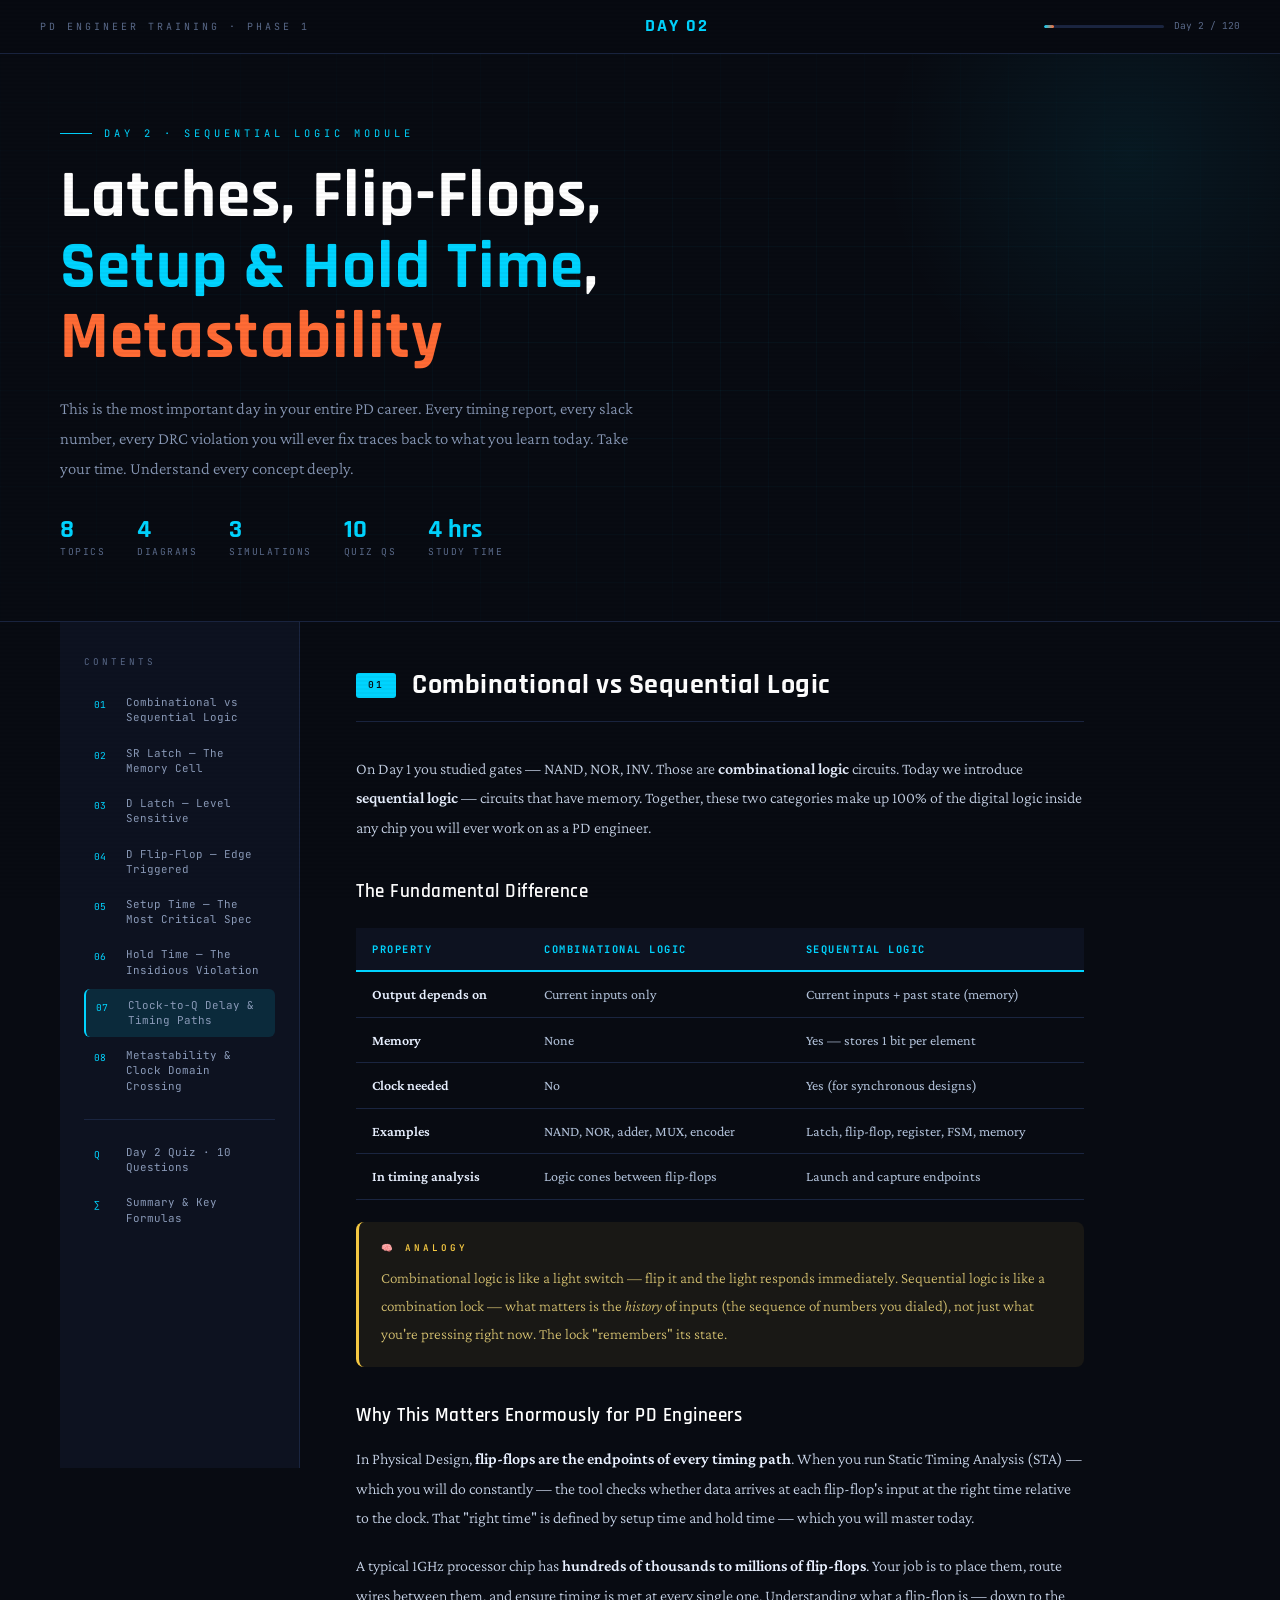
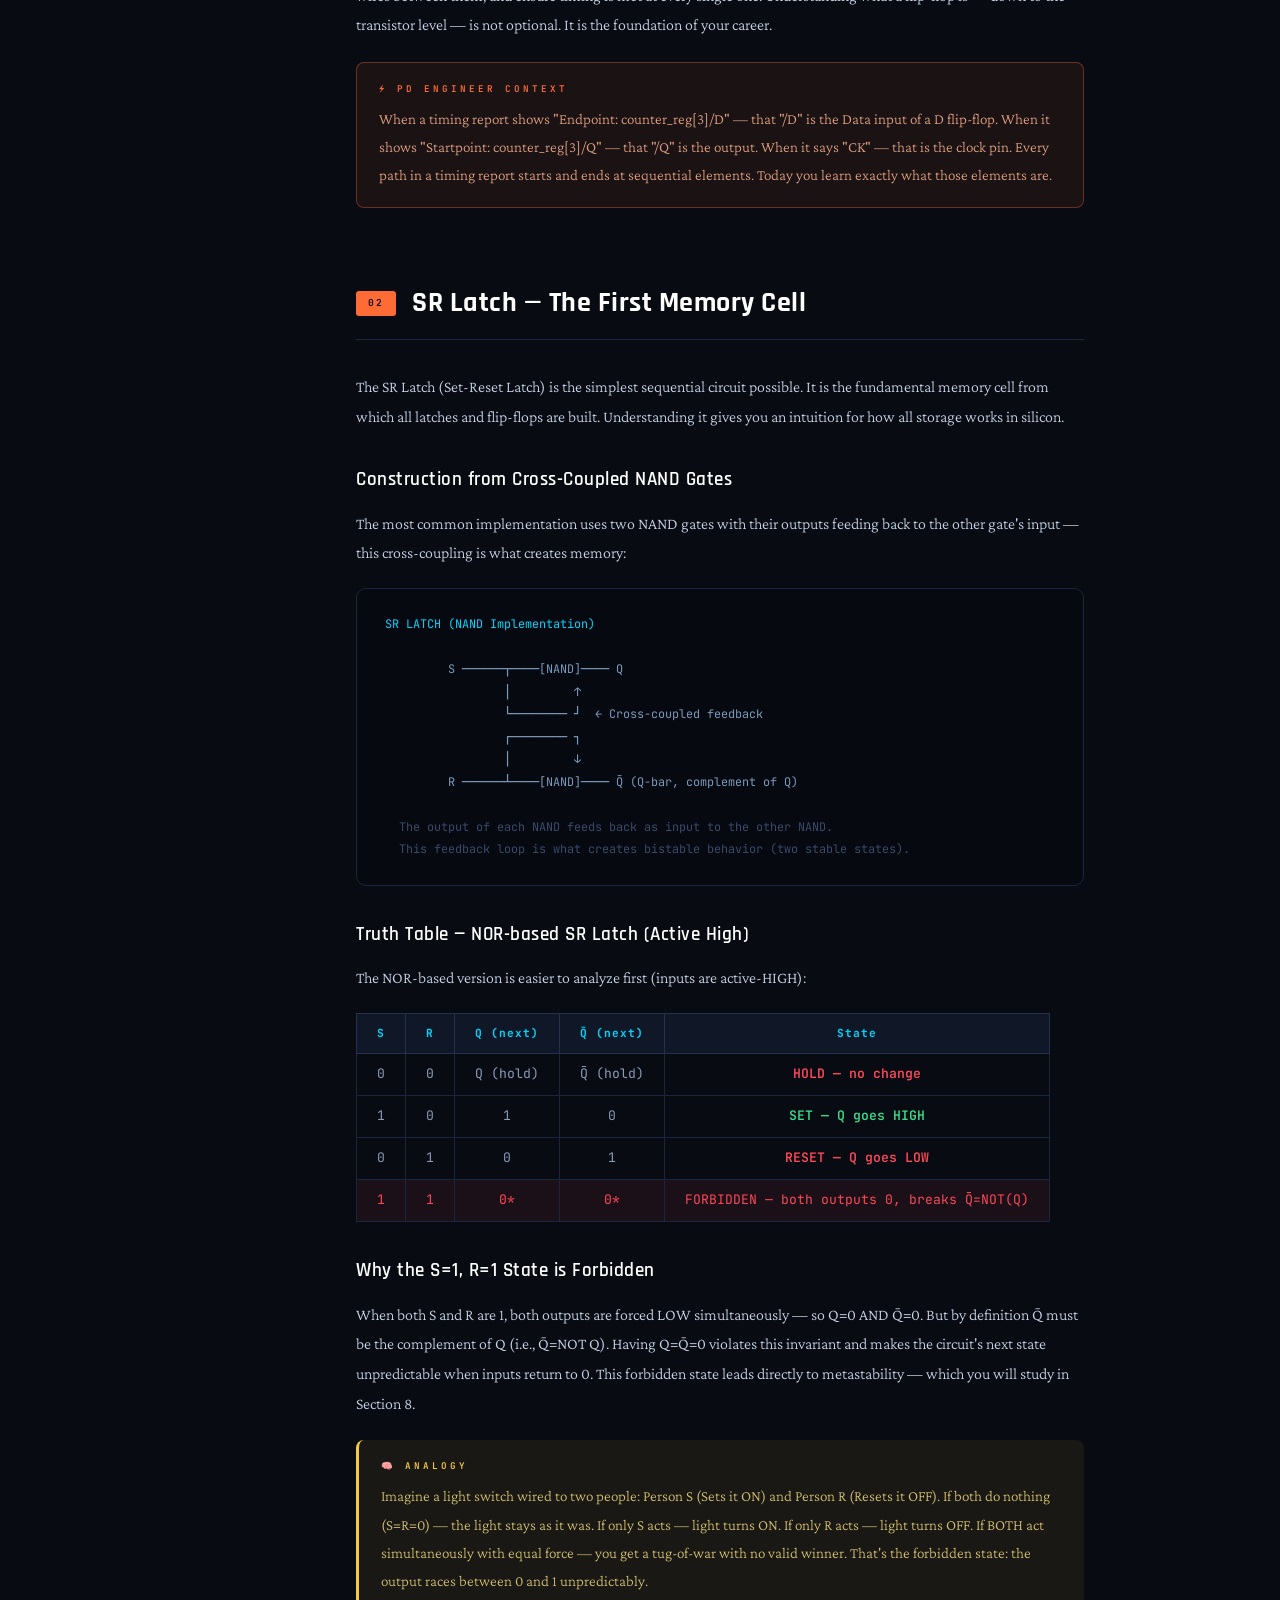
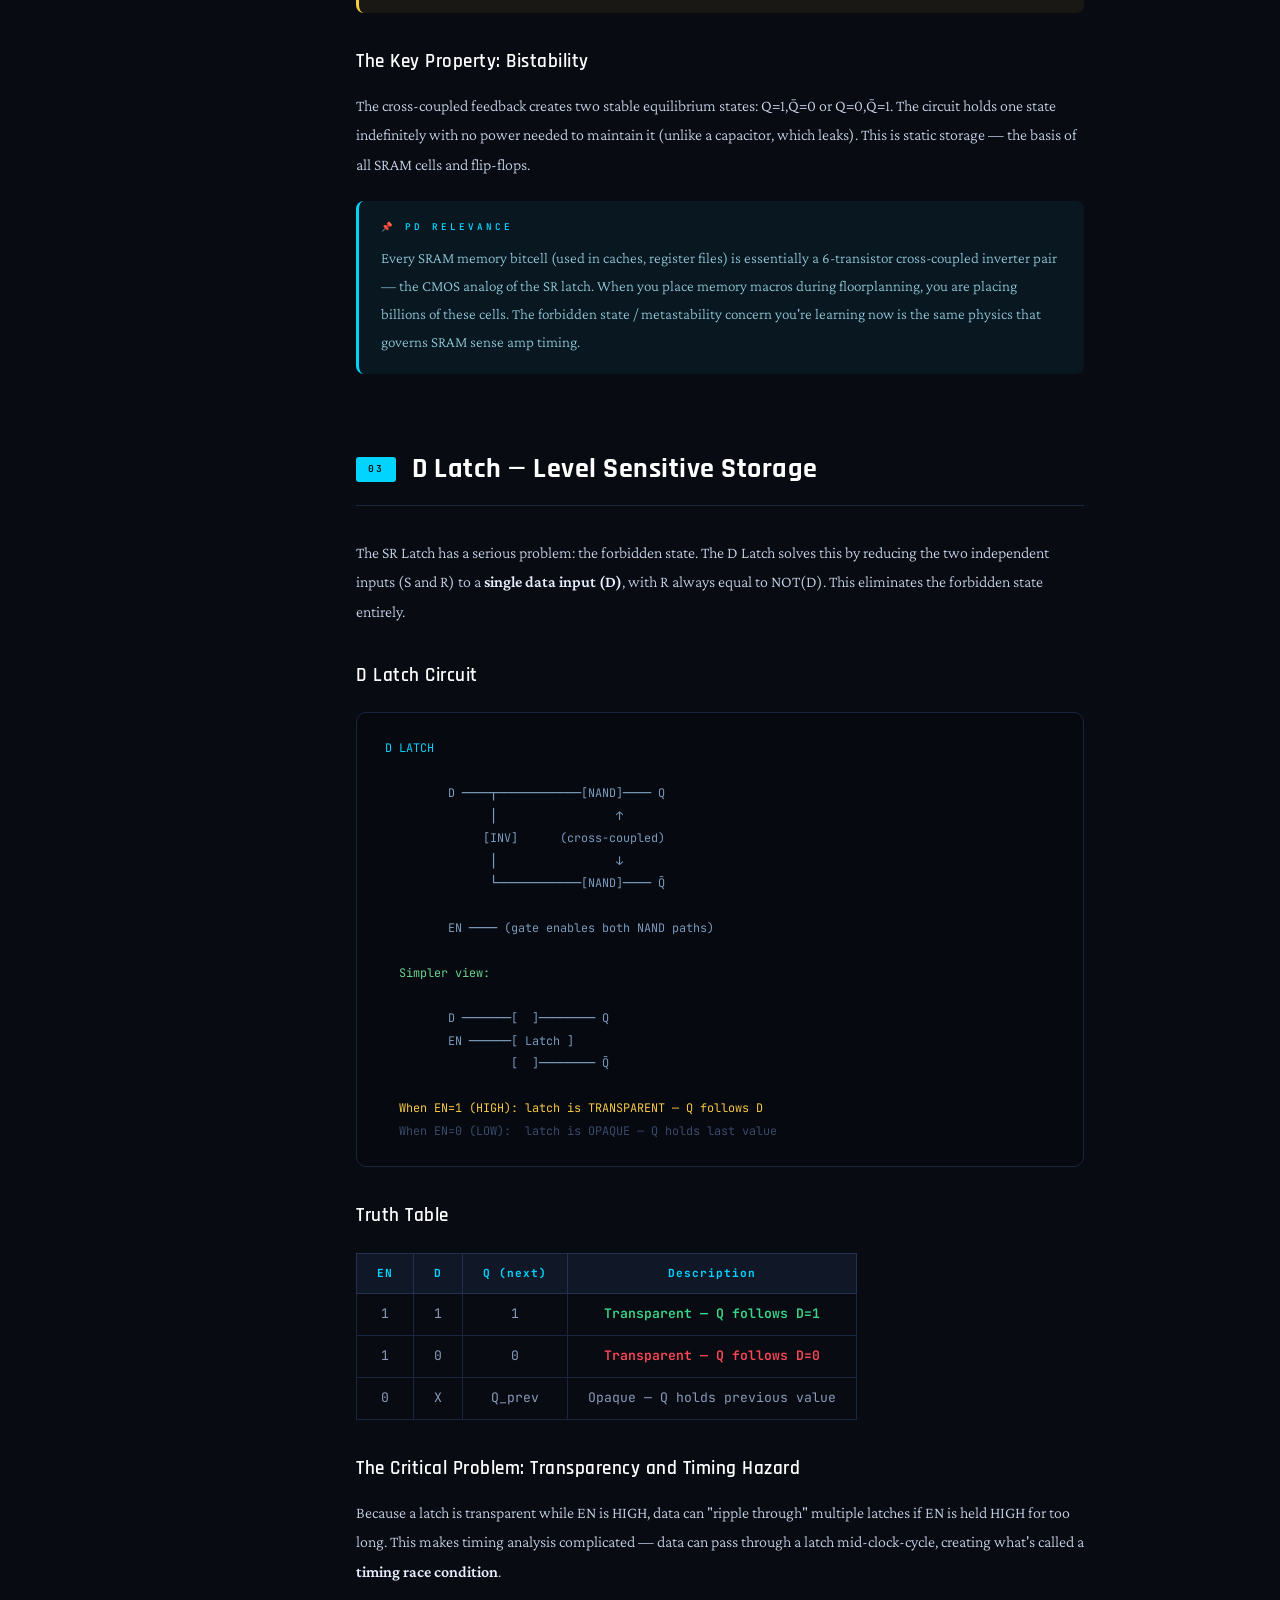
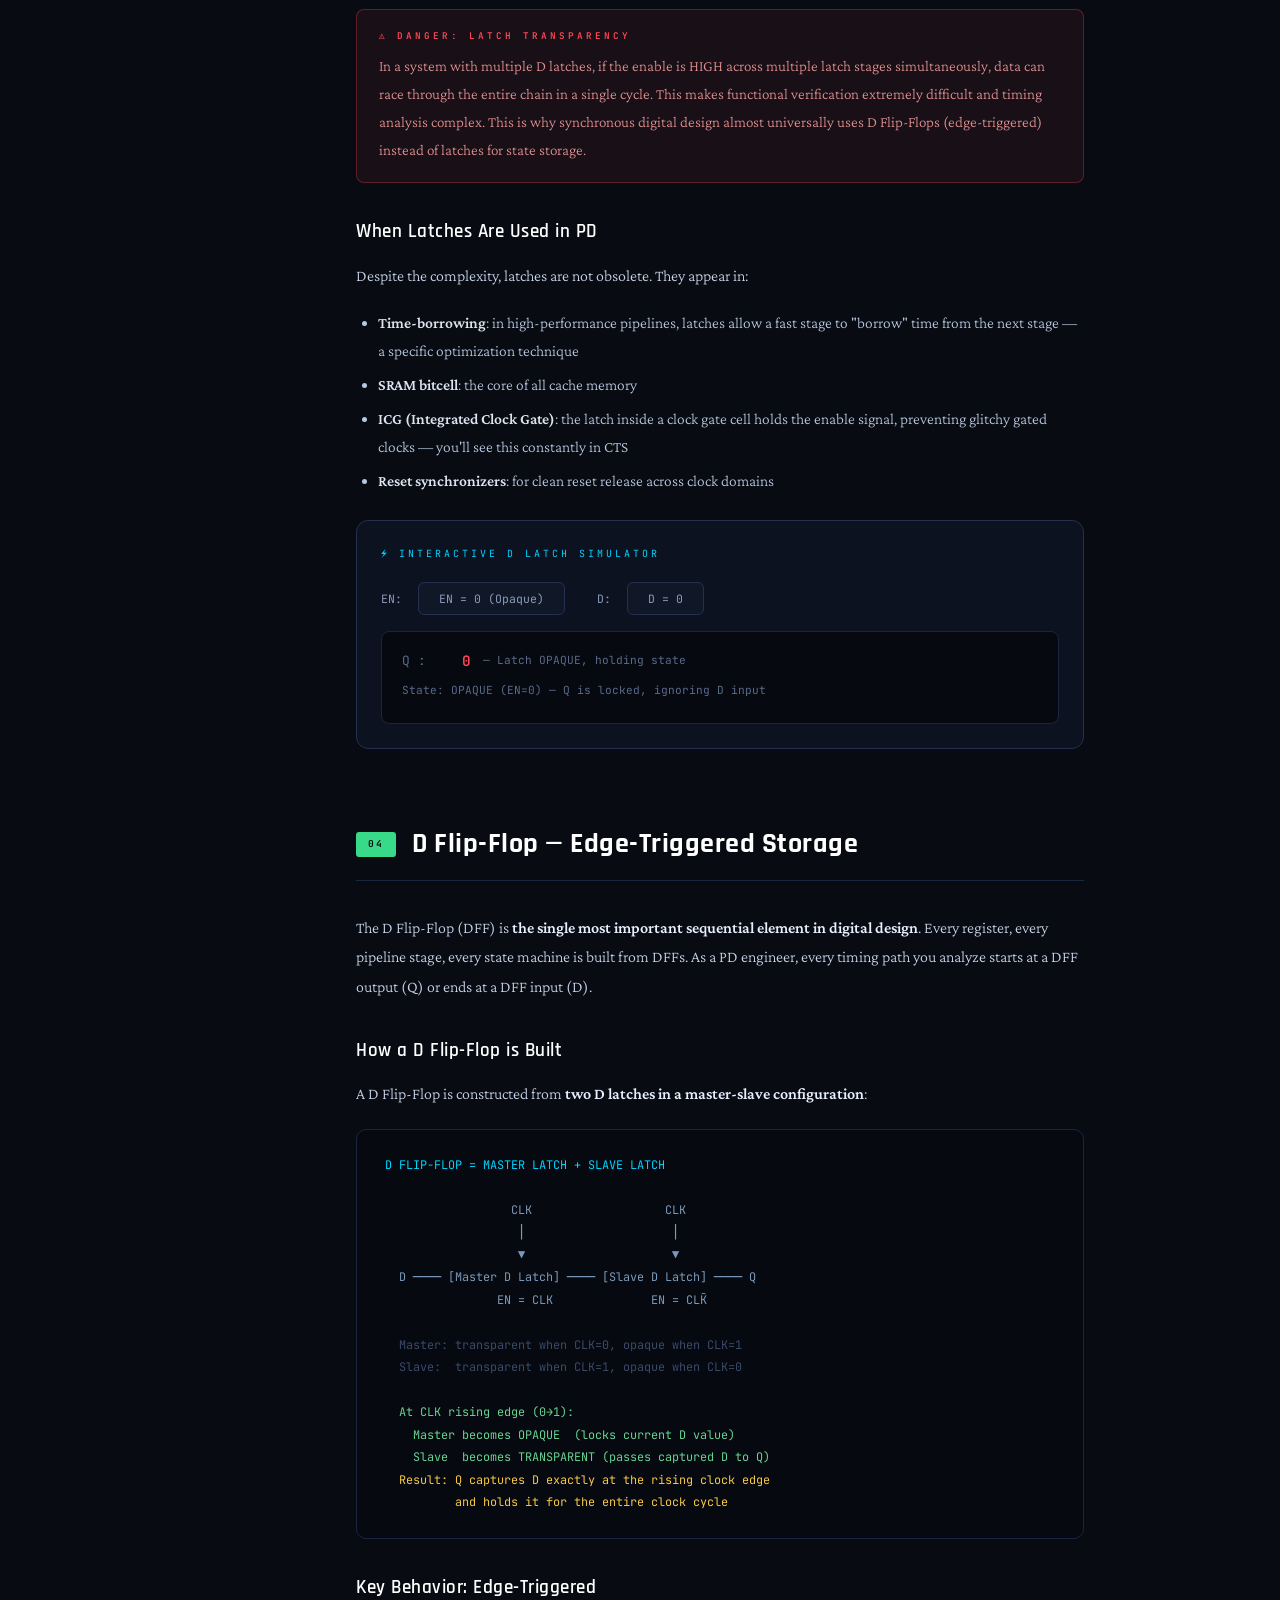
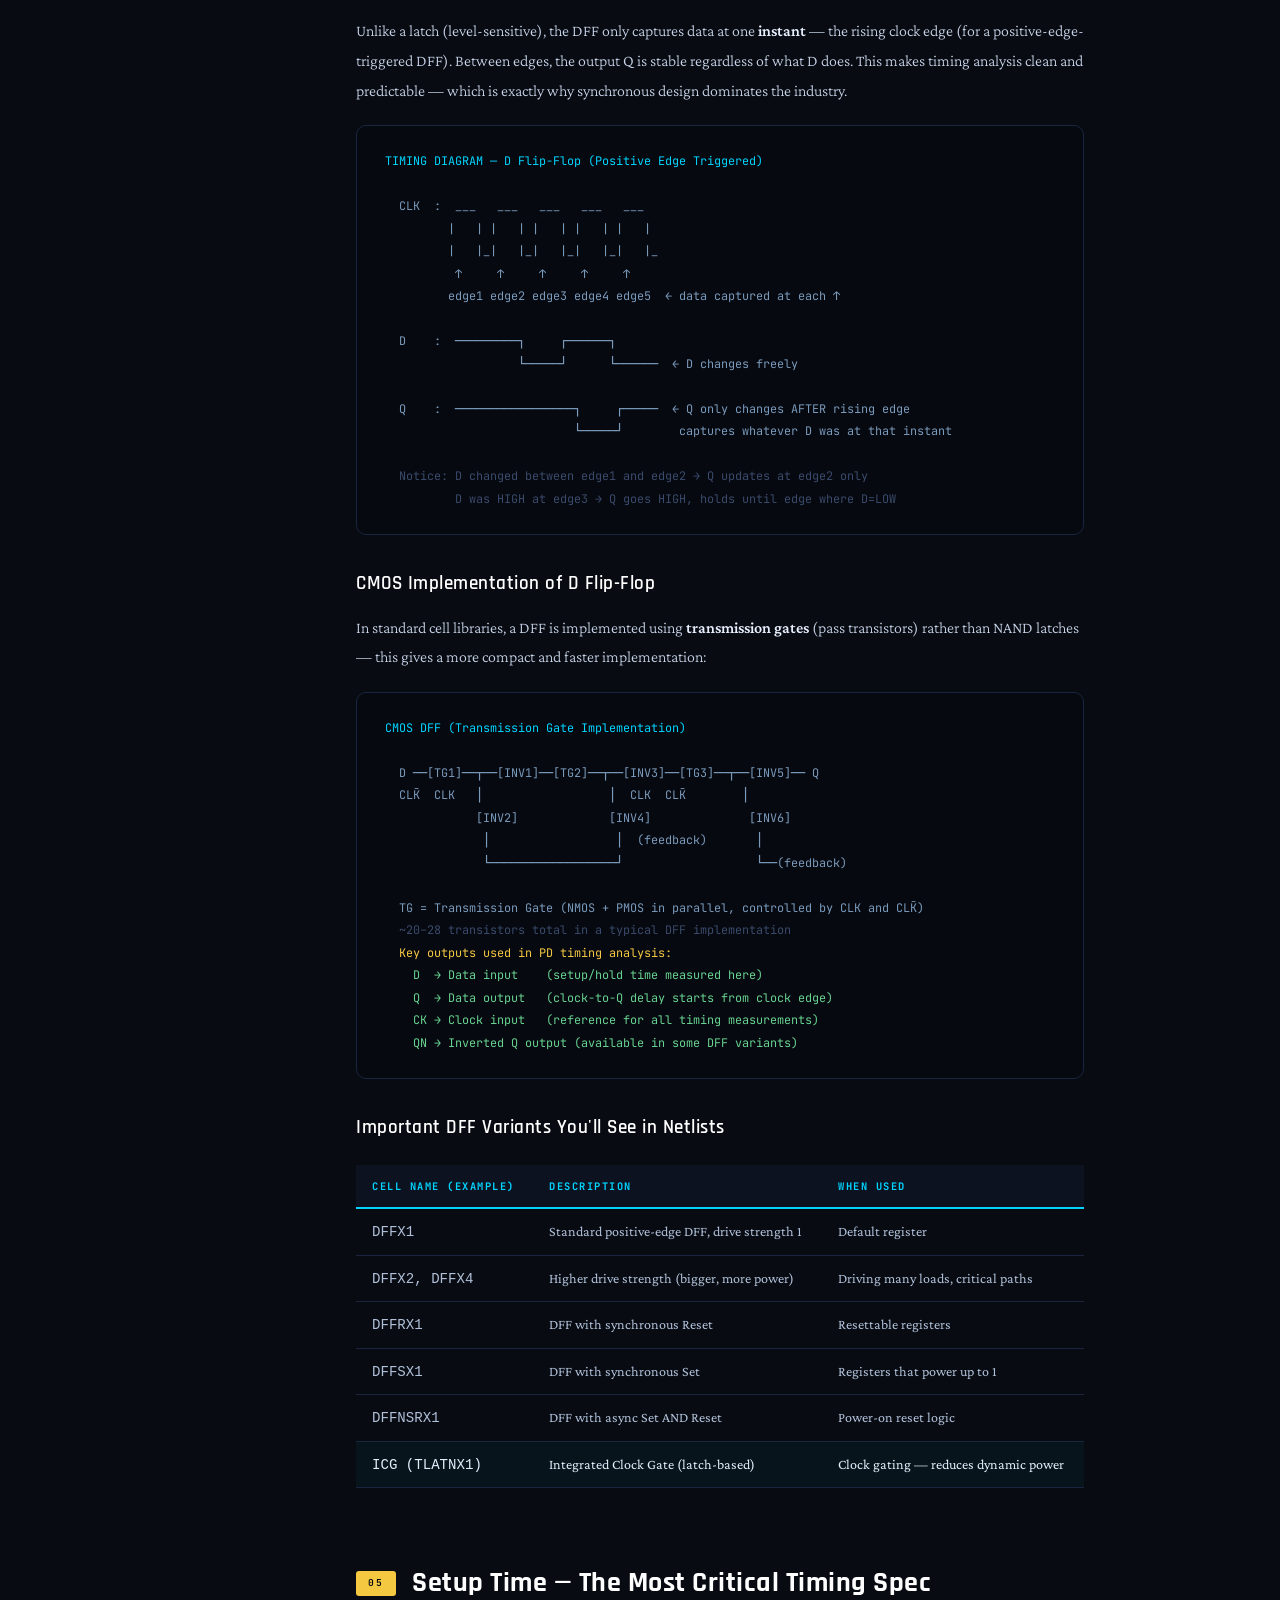
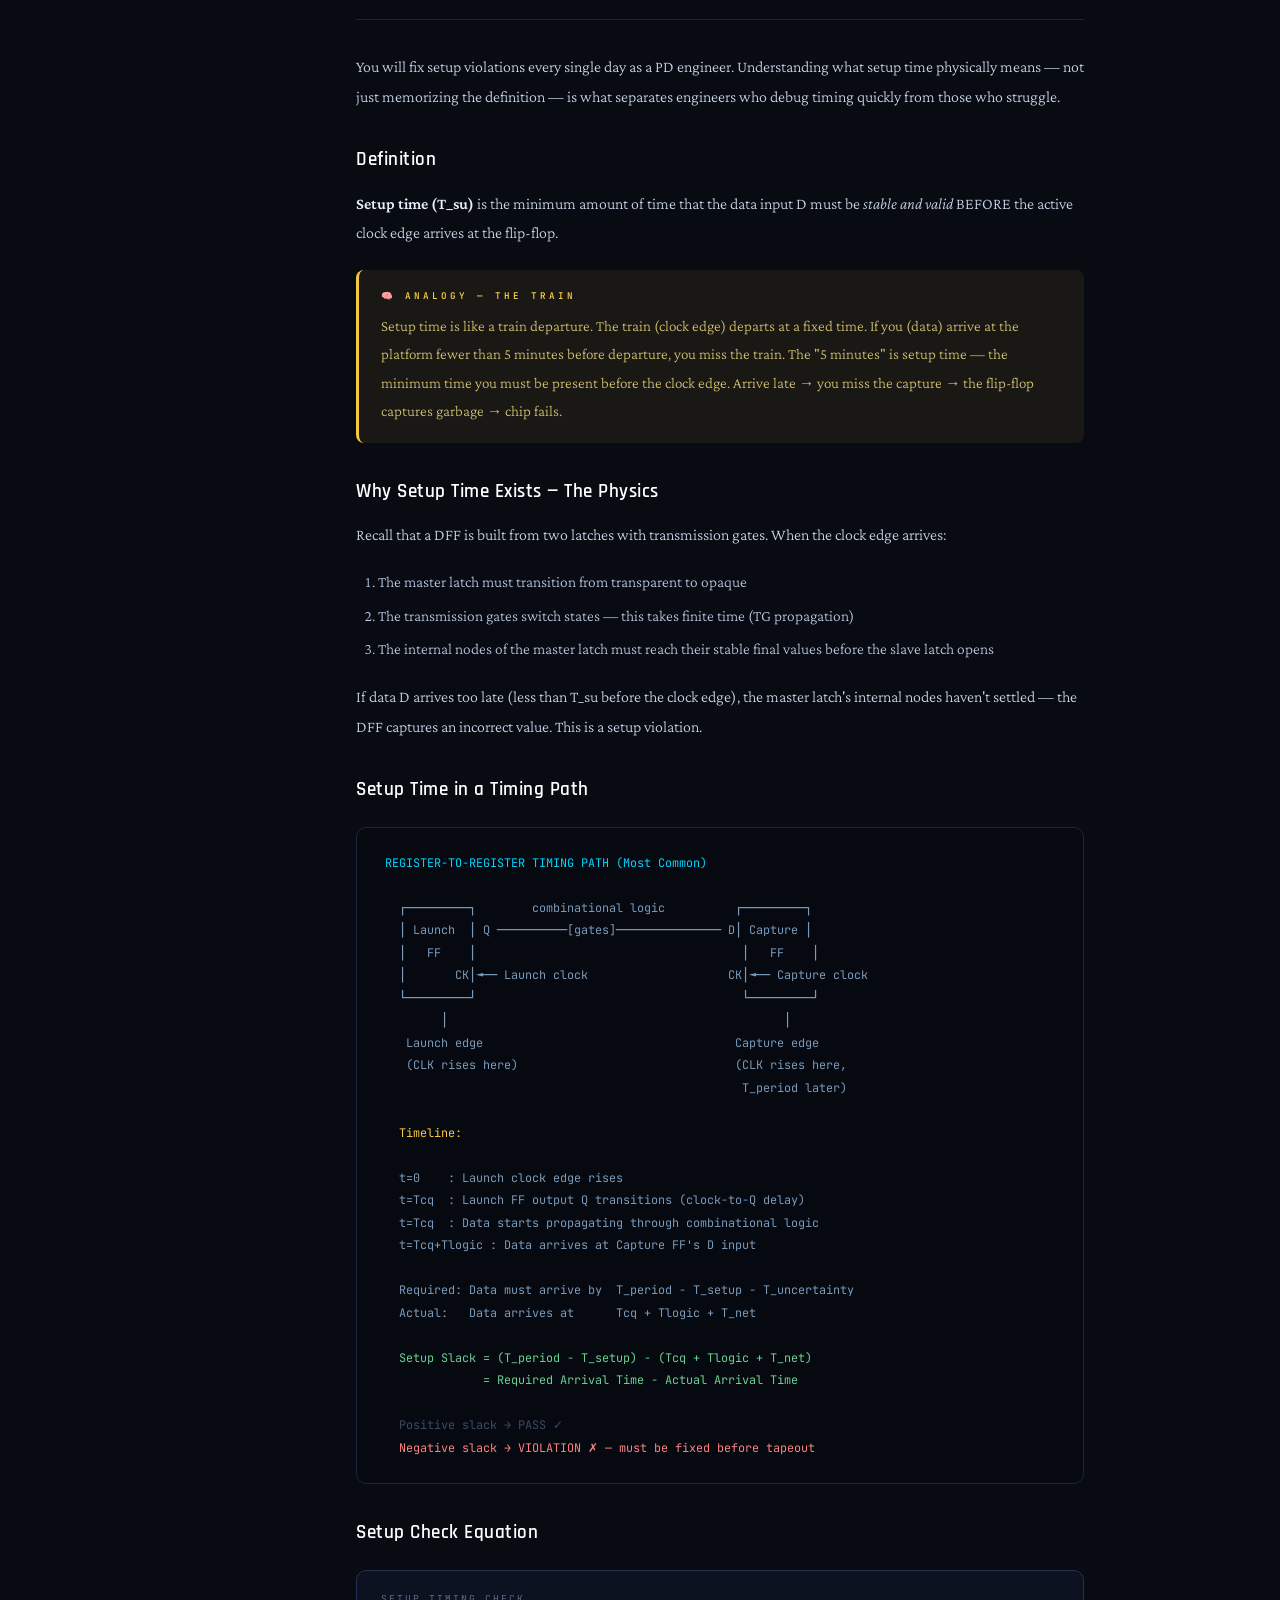
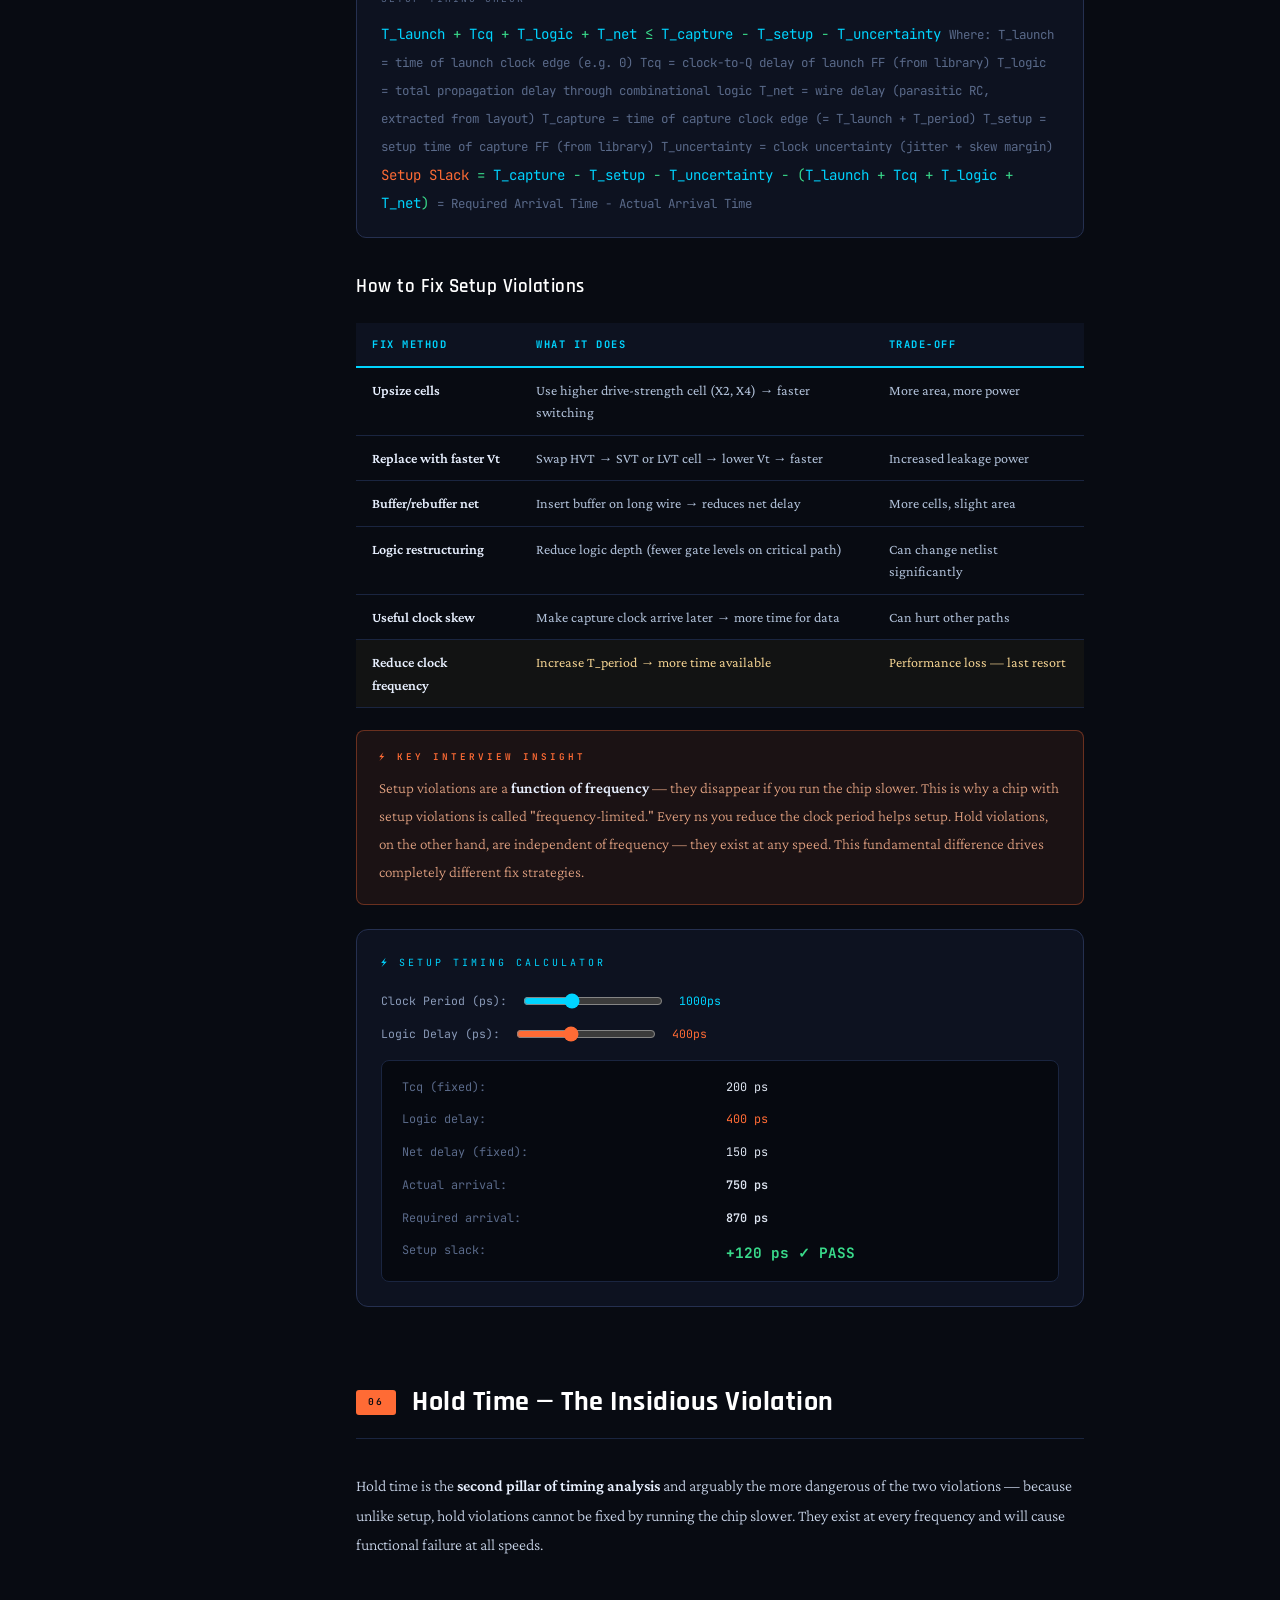
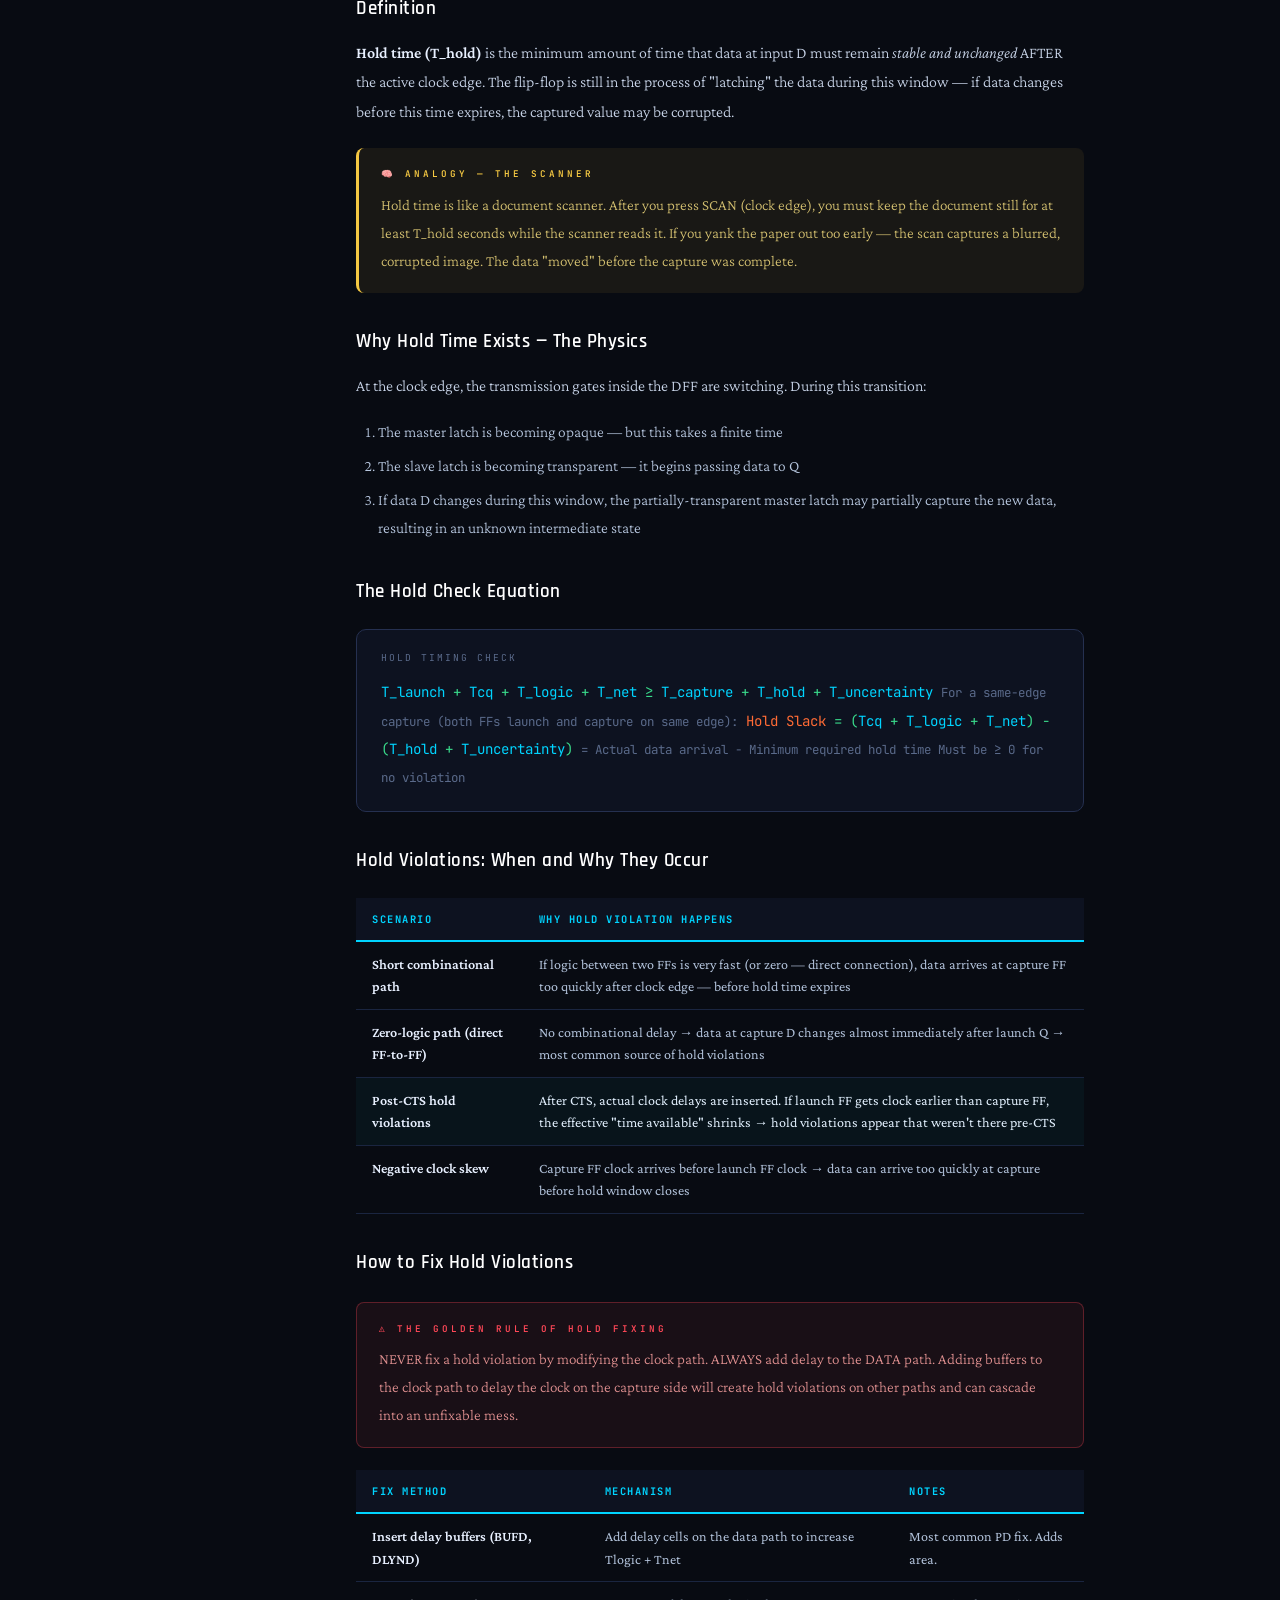
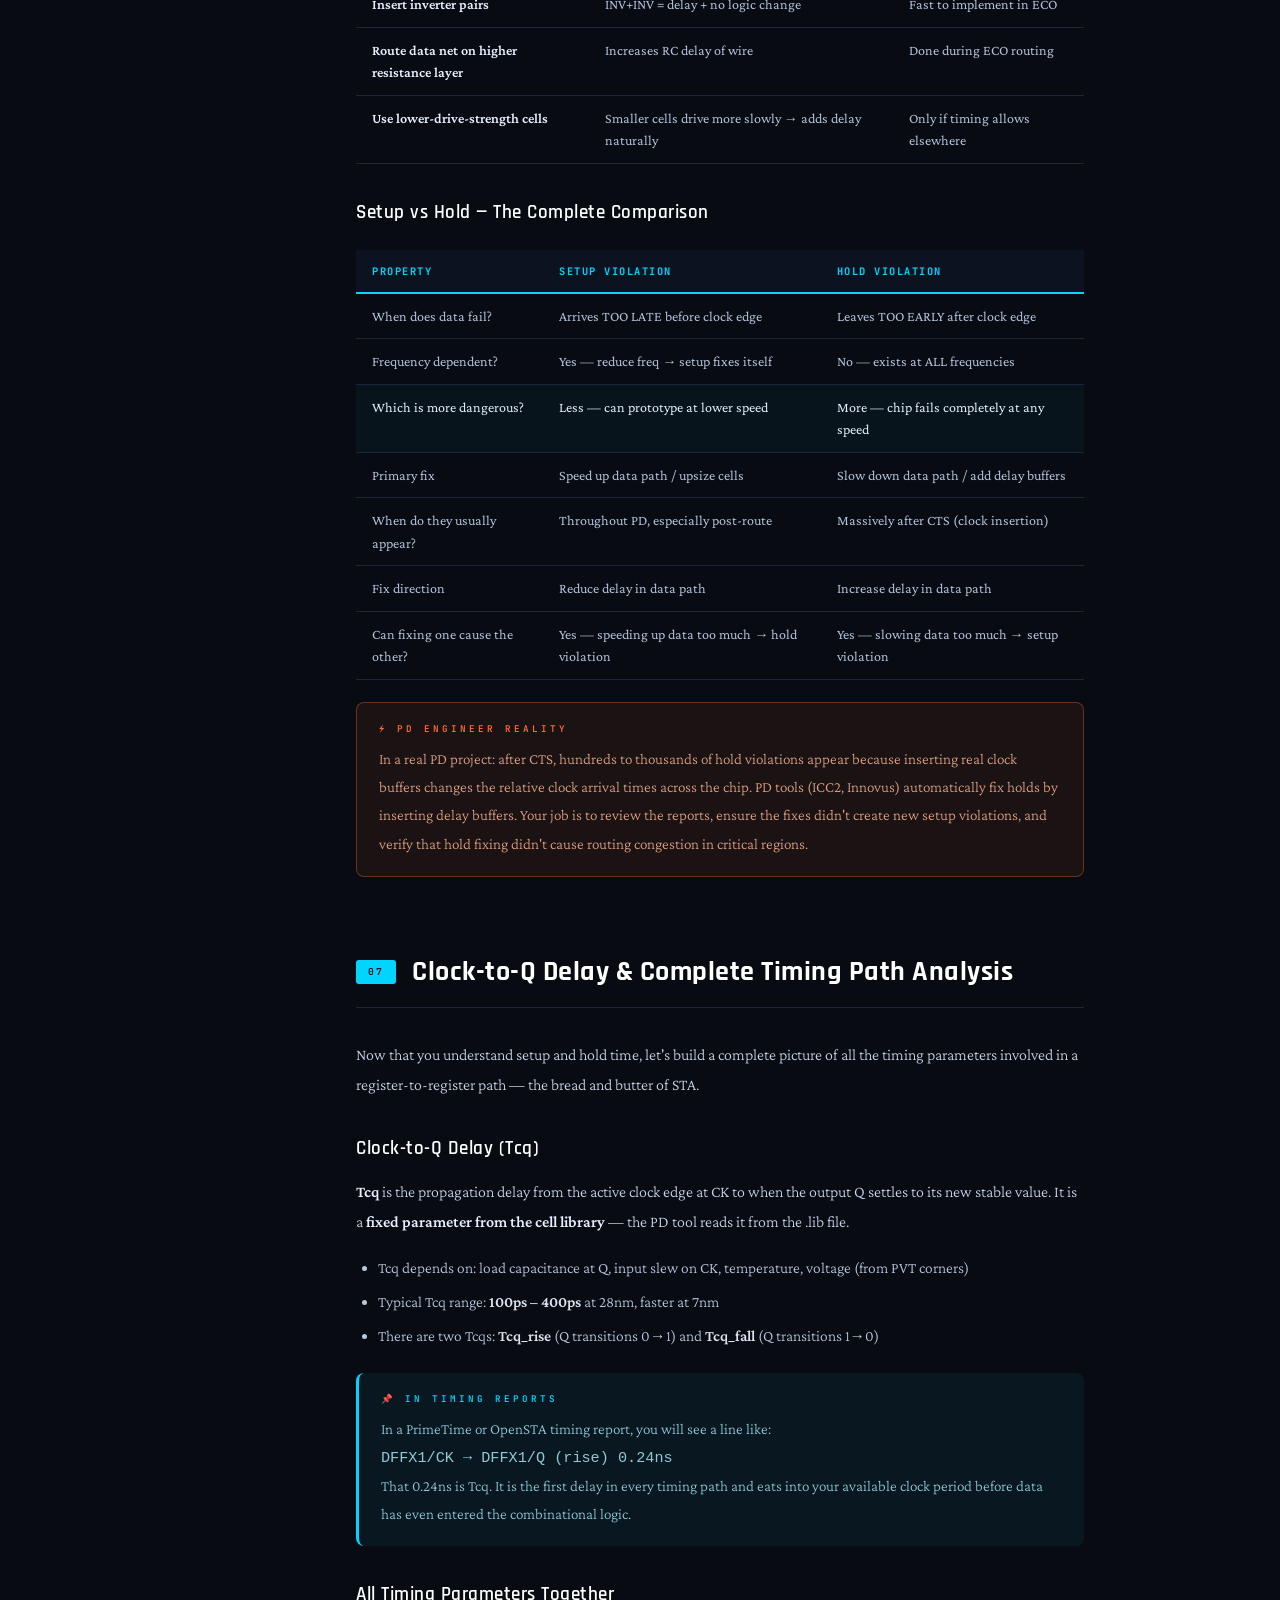
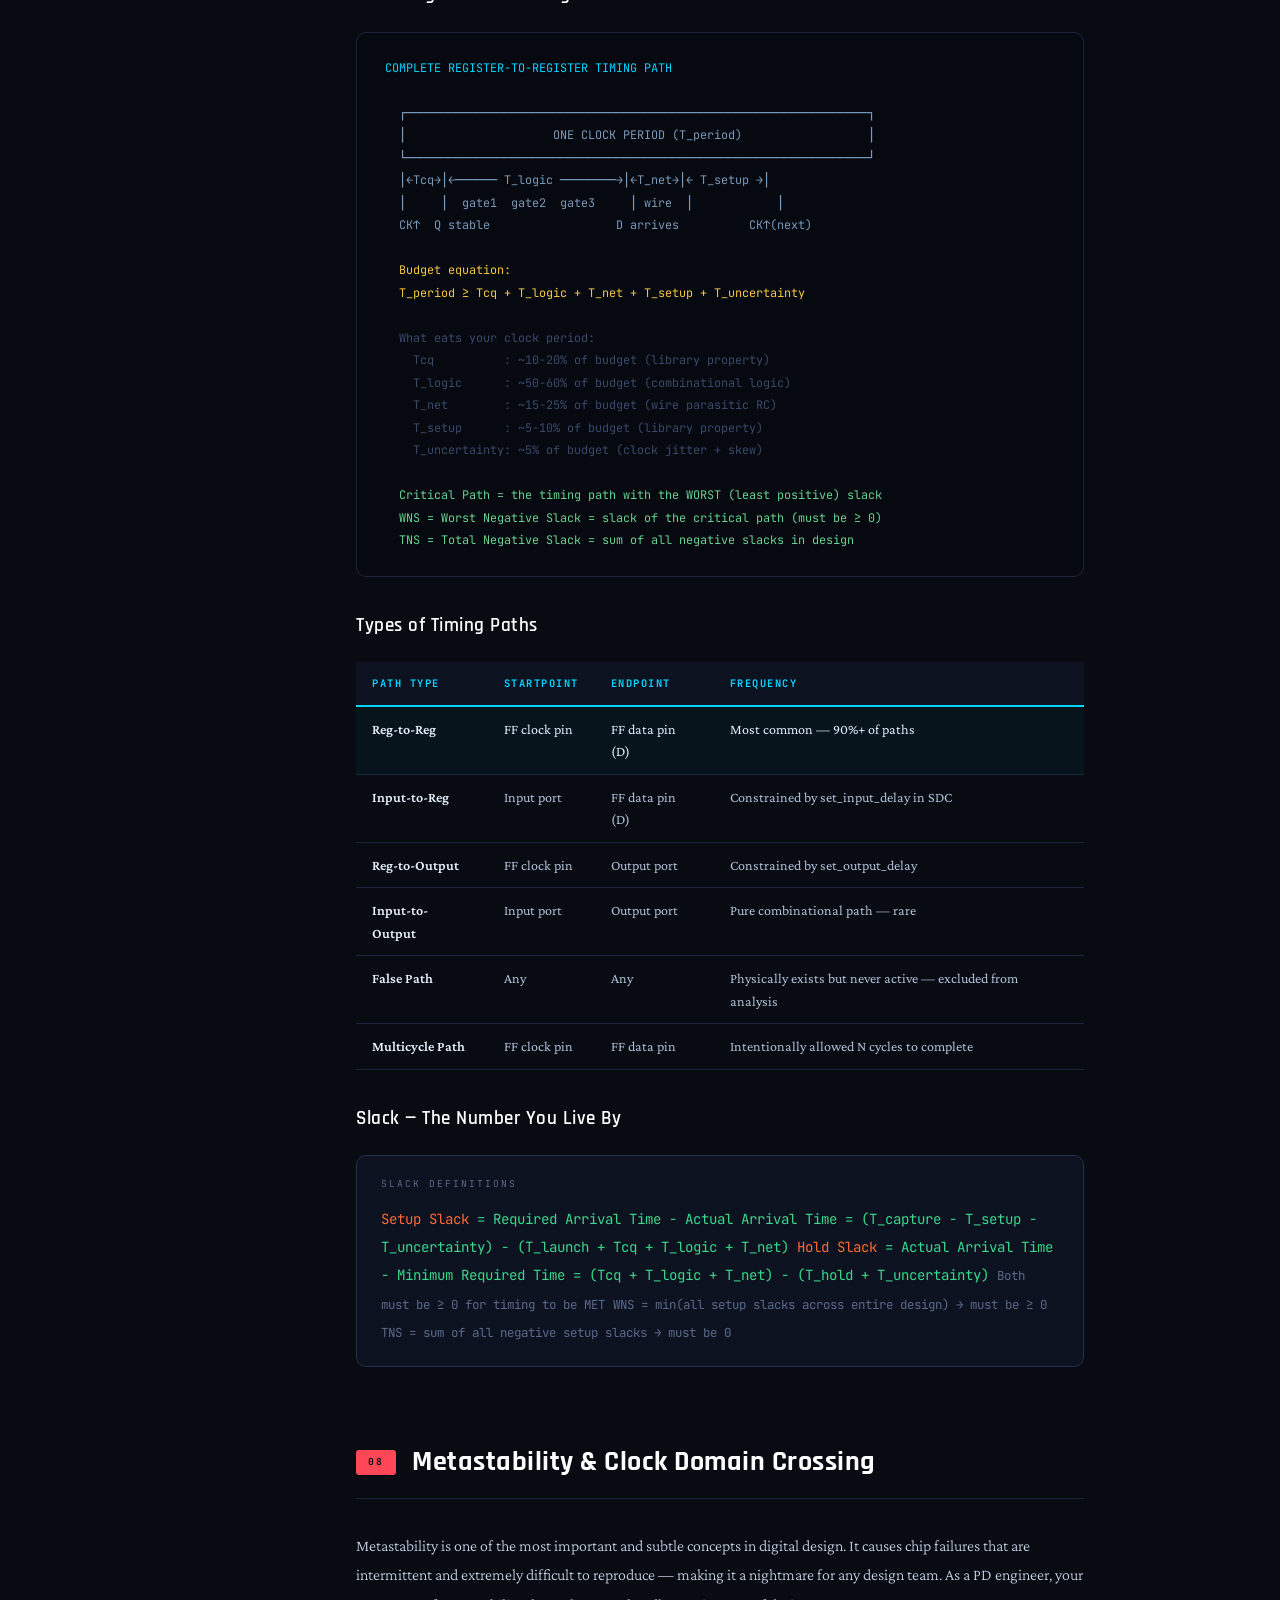
<file: study/day2_sequential_logic.html>
<!DOCTYPE html>
<html lang="en">
<head>
<meta charset="UTF-8">
<meta name="viewport" content="width=device-width, initial-scale=1.0">
<title>Day 2 — Sequential Logic & Timing | PD Engineer Training</title>
<style>
@import url('https://fonts.googleapis.com/css2?family=Rajdhani:wght@400;500;600;700&family=Crimson+Pro:ital,wght@0,300;0,400;0,600;0,700;1,300;1,400&family=JetBrains+Mono:wght@300;400;500;600&display=swap');

:root {
  --bg: #080b12;
  --surface: #0d1220;
  --card: #101827;
  --border: #1a2540;
  --border2: #253050;
  --accent: #00d4ff;
  --accent-dim: rgba(0,212,255,0.12);
  --accent2: #ff6b35;
  --accent3: #39d98a;
  --warn: #f5c842;
  --danger: #ff4757;
  --text: #dde4f0;
  --muted: #5a6a8a;
  --subtle: #8a9ab8;
  --code-bg: #060910;
  --heading-font: 'Rajdhani', sans-serif;
  --body-font: 'Crimson Pro', serif;
  --mono-font: 'JetBrains Mono', monospace;
}

* { margin: 0; padding: 0; box-sizing: border-box; }

html { scroll-behavior: smooth; }

body {
  font-family: var(--body-font);
  background: var(--bg);
  color: var(--text);
  line-height: 1.75;
  font-size: 17px;
}

/* SCANLINE OVERLAY */
body::after {
  content: '';
  position: fixed;
  inset: 0;
  background: repeating-linear-gradient(
    0deg,
    transparent,
    transparent 2px,
    rgba(0,0,0,0.03) 2px,
    rgba(0,0,0,0.03) 4px
  );
  pointer-events: none;
  z-index: 1000;
}

/* ─── HEADER ─────────────────────────────── */
.site-header {
  position: sticky;
  top: 0;
  z-index: 500;
  background: rgba(8,11,18,0.96);
  border-bottom: 1px solid var(--border);
  backdrop-filter: blur(16px);
  padding: 0 40px;
  height: 54px;
  display: flex;
  align-items: center;
  justify-content: space-between;
  gap: 20px;
}

.header-badge {
  font-family: var(--mono-font);
  font-size: 0.62rem;
  letter-spacing: 3px;
  text-transform: uppercase;
  color: var(--muted);
}

.header-day {
  font-family: var(--heading-font);
  font-size: 1.1rem;
  font-weight: 700;
  letter-spacing: 2px;
  color: var(--accent);
}

.header-progress {
  display: flex;
  align-items: center;
  gap: 10px;
}

.prog-bar {
  width: 120px;
  height: 3px;
  background: var(--border);
  border-radius: 2px;
  overflow: hidden;
}

.prog-fill {
  height: 100%;
  width: 8.3%;
  background: linear-gradient(90deg, var(--accent), var(--accent2));
  border-radius: 2px;
}

.prog-text {
  font-family: var(--mono-font);
  font-size: 0.6rem;
  color: var(--muted);
}

/* ─── HERO ───────────────────────────────── */
.hero {
  position: relative;
  overflow: hidden;
  padding: 70px 60px 60px;
  border-bottom: 1px solid var(--border);
}

/* grid bg */
.hero::before {
  content: '';
  position: absolute;
  inset: 0;
  background-image:
    linear-gradient(rgba(0,212,255,0.04) 1px, transparent 1px),
    linear-gradient(90deg, rgba(0,212,255,0.04) 1px, transparent 1px);
  background-size: 48px 48px;
  mask-image: radial-gradient(ellipse 80% 80% at 50% 50%, black, transparent);
}

/* glow orb */
.hero::after {
  content: '';
  position: absolute;
  width: 500px;
  height: 500px;
  border-radius: 50%;
  background: radial-gradient(circle, rgba(0,212,255,0.07) 0%, transparent 70%);
  top: -150px;
  right: -100px;
  pointer-events: none;
}

.hero-inner { position: relative; z-index: 1; max-width: 820px; }

.hero-eyebrow {
  font-family: var(--mono-font);
  font-size: 0.65rem;
  letter-spacing: 4px;
  color: var(--accent);
  text-transform: uppercase;
  margin-bottom: 20px;
  display: flex;
  align-items: center;
  gap: 12px;
}

.hero-eyebrow::before {
  content: '';
  display: block;
  width: 32px;
  height: 1px;
  background: var(--accent);
}

.hero h1 {
  font-family: var(--heading-font);
  font-size: clamp(2.4rem, 6vw, 4.2rem);
  font-weight: 700;
  line-height: 1.05;
  letter-spacing: 1px;
  color: #fff;
  margin-bottom: 20px;
}

.hero h1 .accent { color: var(--accent); }
.hero h1 .accent2 { color: var(--accent2); }

.hero-desc {
  font-family: var(--body-font);
  font-size: 1.05rem;
  color: var(--subtle);
  max-width: 600px;
  line-height: 1.8;
  margin-bottom: 32px;
  font-weight: 300;
}

.hero-stats {
  display: flex;
  gap: 32px;
  flex-wrap: wrap;
}

.hero-stat {
  display: flex;
  flex-direction: column;
  gap: 2px;
}

.hero-stat .num {
  font-family: var(--heading-font);
  font-size: 1.6rem;
  font-weight: 700;
  color: var(--accent);
  line-height: 1;
}

.hero-stat .lbl {
  font-family: var(--mono-font);
  font-size: 0.6rem;
  color: var(--muted);
  letter-spacing: 1.5px;
  text-transform: uppercase;
}

/* ─── LAYOUT ─────────────────────────────── */
.layout {
  display: grid;
  grid-template-columns: 240px 1fr;
  max-width: 1160px;
  margin: 0 auto;
  gap: 0;
}

/* ─── SIDEBAR ────────────────────────────── */
.sidebar {
  position: sticky;
  top: 54px;
  height: calc(100vh - 54px);
  overflow-y: auto;
  padding: 32px 24px;
  border-right: 1px solid var(--border);
  background: var(--surface);
}

.sidebar-label {
  font-family: var(--mono-font);
  font-size: 0.58rem;
  letter-spacing: 3px;
  color: var(--muted);
  text-transform: uppercase;
  margin-bottom: 16px;
}

.nav-item {
  display: flex;
  align-items: flex-start;
  gap: 10px;
  padding: 9px 10px;
  border-radius: 6px;
  cursor: pointer;
  margin-bottom: 2px;
  transition: all 0.15s;
  text-decoration: none;
}

.nav-item:hover { background: var(--accent-dim); }
.nav-item.active { background: var(--accent-dim); border-left: 2px solid var(--accent); }

.nav-num {
  font-family: var(--mono-font);
  font-size: 0.6rem;
  color: var(--accent);
  min-width: 22px;
  margin-top: 2px;
}

.nav-text {
  font-family: var(--mono-font);
  font-size: 0.68rem;
  color: var(--subtle);
  line-height: 1.4;
}

.nav-item:hover .nav-text { color: var(--text); }

.sidebar-divider {
  height: 1px;
  background: var(--border);
  margin: 16px 0;
}

/* ─── MAIN CONTENT ───────────────────────── */
.main {
  padding: 48px 56px 100px;
  max-width: 840px;
}

/* ─── SECTION ────────────────────────────── */
.lesson-section {
  margin-bottom: 80px;
  scroll-margin-top: 70px;
}

.sec-header {
  display: flex;
  align-items: center;
  gap: 16px;
  margin-bottom: 32px;
  padding-bottom: 20px;
  border-bottom: 1px solid var(--border);
}

.sec-tag {
  font-family: var(--mono-font);
  font-size: 0.6rem;
  letter-spacing: 2px;
  color: var(--bg);
  background: var(--accent);
  padding: 4px 12px;
  border-radius: 3px;
  white-space: nowrap;
  font-weight: 600;
}

.sec-tag.orange { background: var(--accent2); }
.sec-tag.green { background: var(--accent3); color: #060910; }
.sec-tag.yellow { background: var(--warn); color: #060910; }
.sec-tag.red { background: var(--danger); }

.sec-title {
  font-family: var(--heading-font);
  font-size: 1.75rem;
  font-weight: 700;
  letter-spacing: 0.5px;
  color: #fff;
  line-height: 1.1;
}

/* ─── PROSE ──────────────────────────────── */
p {
  font-size: 1rem;
  line-height: 1.85;
  color: #c8d4e8;
  margin-bottom: 18px;
  font-weight: 300;
}

h3 {
  font-family: var(--heading-font);
  font-size: 1.2rem;
  font-weight: 600;
  color: #fff;
  margin: 32px 0 12px;
  letter-spacing: 0.5px;
}

h4 {
  font-family: var(--mono-font);
  font-size: 0.72rem;
  color: var(--accent);
  text-transform: uppercase;
  letter-spacing: 2px;
  margin: 24px 0 10px;
}

ul, ol {
  padding-left: 22px;
  margin-bottom: 18px;
}

li {
  font-size: 0.97rem;
  line-height: 1.85;
  color: #b8c8e0;
  margin-bottom: 5px;
  font-weight: 300;
}

li strong { color: #dde4f0; font-weight: 600; }

strong { color: #e8f0ff; font-weight: 600; }

/* ─── BOXES ──────────────────────────────── */
.box {
  border-radius: 8px;
  padding: 18px 22px;
  margin: 22px 0;
  font-size: 0.95rem;
  line-height: 1.75;
}

.box-label {
  font-family: var(--mono-font);
  font-size: 0.58rem;
  letter-spacing: 3px;
  text-transform: uppercase;
  font-weight: 600;
  margin-bottom: 8px;
}

.box p { margin: 0; font-size: 0.95rem; }

.box-analogy {
  background: rgba(245,200,66,0.07);
  border-left: 3px solid var(--warn);
}
.box-analogy .box-label { color: var(--warn); }
.box-analogy p { color: #d4c070; }

.box-critical {
  background: rgba(255,107,53,0.08);
  border: 1px solid rgba(255,107,53,0.35);
}
.box-critical .box-label { color: var(--accent2); }
.box-critical p { color: #e0a080; }

.box-note {
  background: rgba(0,212,255,0.06);
  border-left: 3px solid var(--accent);
}
.box-note .box-label { color: var(--accent); }
.box-note p { color: #90c8d8; }

.box-danger {
  background: rgba(255,71,87,0.07);
  border: 1px solid rgba(255,71,87,0.3);
}
.box-danger .box-label { color: var(--danger); }
.box-danger p { color: #e09090; }

.box-success {
  background: rgba(57,217,138,0.07);
  border-left: 3px solid var(--accent3);
}
.box-success .box-label { color: var(--accent3); }
.box-success p { color: #80d4a8; }

/* ─── DIAGRAM ────────────────────────────── */
.diagram {
  background: var(--code-bg);
  border: 1px solid var(--border);
  border-radius: 10px;
  padding: 24px 28px;
  margin: 20px 0;
  overflow-x: auto;
  font-family: var(--mono-font);
  font-size: 0.74rem;
  line-height: 1.9;
  white-space: pre;
  color: #7a9abb;
}

.diagram .hi { color: #f6c842; }
.diagram .green { color: #68d391; }
.diagram .red { color: #fc8181; }
.diagram .blue { color: #63b3ed; }
.diagram .cyan { color: var(--accent); }
.diagram .orange { color: var(--accent2); }
.diagram .white { color: #e2e8f0; }
.diagram .dim { color: #3a4a6a; }

/* ─── FORMULA ────────────────────────────── */
.formula-block {
  background: var(--surface);
  border: 1px solid var(--border2);
  border-radius: 10px;
  padding: 20px 24px;
  margin: 20px 0;
}

.formula-title {
  font-family: var(--mono-font);
  font-size: 0.6rem;
  letter-spacing: 2px;
  color: var(--muted);
  text-transform: uppercase;
  margin-bottom: 12px;
}

.formula {
  font-family: var(--mono-font);
  font-size: 0.88rem;
  color: var(--accent3);
  line-height: 2;
}

.formula .var { color: var(--accent); }
.formula .op { color: var(--accent2); }
.formula .comment { color: var(--muted); font-size: 0.78rem; }

/* ─── TABLE ──────────────────────────────── */
.data-table {
  width: 100%;
  border-collapse: collapse;
  margin: 20px 0;
  font-size: 0.88rem;
}

.data-table th {
  background: var(--surface);
  border-bottom: 2px solid var(--accent);
  padding: 12px 16px;
  text-align: left;
  font-family: var(--mono-font);
  font-size: 0.65rem;
  letter-spacing: 1.5px;
  text-transform: uppercase;
  color: var(--accent);
}

.data-table td {
  padding: 11px 16px;
  border-bottom: 1px solid var(--border);
  color: #b0c0d8;
  vertical-align: top;
  line-height: 1.6;
}

.data-table tr:hover td { background: rgba(255,255,255,0.02); }

.data-table .hi-row td { color: #e0eefc; background: rgba(0,212,255,0.04); }
.data-table .warn-row td { color: #f0d090; background: rgba(245,200,66,0.04); }

/* ─── TRUTH TABLE ────────────────────────── */
.truth-table {
  width: auto;
  border-collapse: collapse;
  margin: 20px 0;
  font-family: var(--mono-font);
  font-size: 0.82rem;
}

.truth-table th {
  background: var(--card);
  border: 1px solid var(--border2);
  padding: 10px 20px;
  text-align: center;
  color: var(--accent);
  font-size: 0.7rem;
  letter-spacing: 1px;
}

.truth-table td {
  border: 1px solid var(--border);
  padding: 9px 20px;
  text-align: center;
  color: var(--subtle);
}

.truth-table .Q1 td:last-child { color: var(--accent3); font-weight: 600; }
.truth-table .Q0 td:last-child { color: var(--danger); font-weight: 600; }
.truth-table .invalid td { background: rgba(255,71,87,0.08); color: var(--danger); }

/* ─── TIMING DIAGRAM ─────────────────────── */
.timing-wrap {
  background: var(--code-bg);
  border: 1px solid var(--border);
  border-radius: 10px;
  padding: 24px 28px;
  margin: 20px 0;
  overflow-x: auto;
}

.timing-label {
  font-family: var(--mono-font);
  font-size: 0.58rem;
  letter-spacing: 3px;
  color: var(--muted);
  text-transform: uppercase;
  margin-bottom: 16px;
}

.timing-row {
  display: flex;
  align-items: center;
  gap: 16px;
  margin-bottom: 12px;
}

.timing-name {
  font-family: var(--mono-font);
  font-size: 0.72rem;
  color: var(--subtle);
  min-width: 60px;
  text-align: right;
}

.timing-wave {
  font-family: var(--mono-font);
  font-size: 0.72rem;
  letter-spacing: 0;
  line-height: 1;
}

/* ─── INTERACTIVE DEMO ───────────────────── */
.demo-box {
  background: var(--surface);
  border: 1px solid var(--border2);
  border-radius: 12px;
  padding: 24px;
  margin: 24px 0;
}

.demo-title {
  font-family: var(--mono-font);
  font-size: 0.62rem;
  letter-spacing: 3px;
  color: var(--accent);
  text-transform: uppercase;
  margin-bottom: 20px;
}

.demo-controls {
  display: flex;
  gap: 16px;
  align-items: center;
  flex-wrap: wrap;
  margin-bottom: 16px;
}

.demo-label {
  font-family: var(--mono-font);
  font-size: 0.72rem;
  color: var(--subtle);
}

.signal-btn {
  font-family: var(--mono-font);
  font-size: 0.72rem;
  padding: 8px 20px;
  border-radius: 6px;
  border: 1px solid var(--border2);
  cursor: pointer;
  background: var(--card);
  color: var(--subtle);
  transition: all 0.15s;
}

.signal-btn.active-high {
  background: rgba(57,217,138,0.15);
  border-color: var(--accent3);
  color: var(--accent3);
}

.signal-btn.active-low {
  background: rgba(255,71,87,0.1);
  border-color: var(--danger);
  color: var(--danger);
}

.demo-output {
  background: var(--code-bg);
  border: 1px solid var(--border);
  border-radius: 8px;
  padding: 16px 20px;
  font-family: var(--mono-font);
  font-size: 0.8rem;
  margin-top: 12px;
  min-height: 60px;
}

.output-row {
  display: flex;
  align-items: center;
  gap: 12px;
  margin-bottom: 6px;
}

.output-name { color: var(--muted); min-width: 48px; }
.output-val-high { color: var(--accent3); font-weight: 600; font-size: 0.9rem; }
.output-val-low { color: var(--danger); font-weight: 600; font-size: 0.9rem; }
.output-comment { color: var(--muted); font-size: 0.7rem; }

/* ─── TIMING PATH VIZ ────────────────────── */
.path-viz {
  background: var(--code-bg);
  border: 1px solid var(--border);
  border-radius: 10px;
  padding: 24px;
  margin: 20px 0;
  overflow-x: auto;
}

.path-viz svg {
  width: 100%;
  min-width: 600px;
  height: auto;
}

/* ─── QUIZ ───────────────────────────────── */
.quiz-section {
  background: var(--surface);
  border: 1px solid var(--border2);
  border-radius: 14px;
  padding: 32px;
  margin: 40px 0;
}

.quiz-header {
  display: flex;
  align-items: center;
  gap: 14px;
  margin-bottom: 28px;
  padding-bottom: 20px;
  border-bottom: 1px solid var(--border);
}

.quiz-icon {
  font-size: 1.4rem;
  line-height: 1;
}

.quiz-title {
  font-family: var(--heading-font);
  font-size: 1.3rem;
  font-weight: 700;
  color: #fff;
}

.quiz-sub {
  font-family: var(--mono-font);
  font-size: 0.62rem;
  color: var(--muted);
  margin-top: 2px;
}

.q-block {
  margin-bottom: 28px;
  padding-bottom: 28px;
  border-bottom: 1px solid var(--border);
}

.q-block:last-child { border-bottom: none; margin-bottom: 0; padding-bottom: 0; }

.q-number {
  font-family: var(--mono-font);
  font-size: 0.62rem;
  color: var(--accent);
  letter-spacing: 2px;
  margin-bottom: 8px;
}

.q-text {
  font-family: var(--body-font);
  font-size: 1.05rem;
  color: var(--text);
  line-height: 1.6;
  margin-bottom: 14px;
  font-weight: 400;
}

.opt {
  display: block;
  width: 100%;
  background: var(--card);
  border: 1px solid var(--border);
  color: var(--subtle);
  padding: 11px 16px;
  margin: 7px 0;
  border-radius: 7px;
  text-align: left;
  cursor: pointer;
  font-size: 0.9rem;
  font-family: var(--body-font);
  transition: all 0.15s;
  line-height: 1.5;
}

.opt:hover:not(:disabled) {
  border-color: var(--border2);
  color: var(--text);
  background: rgba(255,255,255,0.04);
}

.opt.correct {
  background: rgba(57,217,138,0.12);
  border-color: var(--accent3);
  color: #a8f0cc;
}

.opt.wrong {
  background: rgba(255,71,87,0.1);
  border-color: var(--danger);
  color: #f0a8a8;
}

.opt:disabled { cursor: default; }

.q-fb {
  font-family: var(--mono-font);
  font-size: 0.74rem;
  line-height: 1.7;
  padding: 12px 16px;
  border-radius: 7px;
  margin-top: 10px;
  display: none;
}

.q-fb.show { display: block; }
.q-fb.pass { background: rgba(57,217,138,0.1); color: #a0e8c0; }
.q-fb.fail { background: rgba(255,71,87,0.1); color: #f0a8a8; }

/* ─── CHECKLIST ──────────────────────────── */
.checklist-box {
  background: var(--surface);
  border: 1px solid var(--border);
  border-radius: 12px;
  padding: 28px;
  margin: 40px 0;
}

.cl-title {
  font-family: var(--mono-font);
  font-size: 0.62rem;
  letter-spacing: 3px;
  color: var(--muted);
  text-transform: uppercase;
  margin-bottom: 18px;
}

.cl-item {
  display: flex;
  align-items: flex-start;
  gap: 14px;
  padding: 10px 0;
  border-bottom: 1px solid var(--border);
  cursor: pointer;
}

.cl-item:last-child { border-bottom: none; }

.cl-box {
  width: 20px;
  height: 20px;
  border: 1px solid var(--border2);
  border-radius: 4px;
  flex-shrink: 0;
  margin-top: 2px;
  display: flex;
  align-items: center;
  justify-content: center;
  font-size: 0.7rem;
  font-family: var(--mono-font);
  transition: all 0.2s;
  color: transparent;
}

.cl-item.done .cl-box {
  background: var(--accent3);
  border-color: var(--accent3);
  color: #060910;
}

.cl-item.done .cl-text {
  text-decoration: line-through;
  color: var(--muted);
}

.cl-text { font-size: 0.92rem; color: var(--subtle); line-height: 1.5; }

/* ─── SUMMARY CARDS ──────────────────────── */
.summary-grid {
  display: grid;
  grid-template-columns: repeat(auto-fill, minmax(200px, 1fr));
  gap: 12px;
  margin: 24px 0;
}

.sum-card {
  background: var(--card);
  border: 1px solid var(--border);
  border-radius: 10px;
  padding: 16px 18px;
}

.sum-card-title {
  font-family: var(--mono-font);
  font-size: 0.6rem;
  letter-spacing: 2px;
  color: var(--accent);
  text-transform: uppercase;
  margin-bottom: 8px;
}

.sum-card-body {
  font-size: 0.86rem;
  color: var(--subtle);
  line-height: 1.65;
  font-family: var(--body-font);
}

/* ─── NEXT DAY ───────────────────────────── */
.next-day-banner {
  background: linear-gradient(135deg, var(--surface) 0%, #0a1428 100%);
  border-top: 1px solid var(--border);
  border-bottom: 4px solid var(--accent2);
  padding: 50px 60px;
  text-align: center;
}

.nd-eyebrow {
  font-family: var(--mono-font);
  font-size: 0.6rem;
  letter-spacing: 4px;
  color: var(--muted);
  text-transform: uppercase;
  margin-bottom: 12px;
}

.nd-title {
  font-family: var(--heading-font);
  font-size: 2rem;
  font-weight: 700;
  color: #fff;
  margin-bottom: 10px;
}

.nd-desc {
  font-size: 0.95rem;
  color: var(--subtle);
  margin-bottom: 24px;
}

.nd-chips {
  display: flex;
  justify-content: center;
  gap: 10px;
  flex-wrap: wrap;
}

.nd-chip {
  font-family: var(--mono-font);
  font-size: 0.65rem;
  padding: 6px 14px;
  border-radius: 20px;
  border: 1px solid var(--border2);
  color: var(--muted);
  letter-spacing: 0.5px;
}

/* SCROLLBAR */
::-webkit-scrollbar { width: 5px; height: 5px; }
::-webkit-scrollbar-track { background: var(--bg); }
::-webkit-scrollbar-thumb { background: var(--border2); border-radius: 3px; }

@media (max-width: 900px) {
  .layout { grid-template-columns: 1fr; }
  .sidebar { display: none; }
  .main { padding: 32px 24px 80px; }
  .hero { padding: 40px 24px; }
}
</style>
</head>
<body>

<!-- HEADER -->
<div class="site-header">
  <div class="header-badge">PD Engineer Training · Phase 1</div>
  <div class="header-day">DAY 02</div>
  <div class="header-progress">
    <div class="prog-bar"><div class="prog-fill"></div></div>
    <div class="prog-text">Day 2 / 120</div>
  </div>
</div>

<!-- HERO -->
<div class="hero">
  <div class="hero-inner">
    <div class="hero-eyebrow">Day 2 · Sequential Logic Module</div>
    <h1>Latches, Flip-Flops,<br><span class="accent">Setup & Hold Time</span>,<br><span class="accent2">Metastability</span></h1>
    <div class="hero-desc">This is the most important day in your entire PD career. Every timing report, every slack number, every DRC violation you will ever fix traces back to what you learn today. Take your time. Understand every concept deeply.</div>
    <div class="hero-stats">
      <div class="hero-stat"><div class="num">8</div><div class="lbl">Topics</div></div>
      <div class="hero-stat"><div class="num">4</div><div class="lbl">Diagrams</div></div>
      <div class="hero-stat"><div class="num">3</div><div class="lbl">Simulations</div></div>
      <div class="hero-stat"><div class="num">10</div><div class="lbl">Quiz Qs</div></div>
      <div class="hero-stat"><div class="num">4 hrs</div><div class="lbl">Study Time</div></div>
    </div>
  </div>
</div>

<!-- LAYOUT -->
<div class="layout">

<!-- SIDEBAR -->
<div class="sidebar">
  <div class="sidebar-label">Contents</div>
  <a class="nav-item" href="#s1"><span class="nav-num">01</span><span class="nav-text">Combinational vs Sequential Logic</span></a>
  <a class="nav-item" href="#s2"><span class="nav-num">02</span><span class="nav-text">SR Latch — The Memory Cell</span></a>
  <a class="nav-item" href="#s3"><span class="nav-num">03</span><span class="nav-text">D Latch — Level Sensitive</span></a>
  <a class="nav-item" href="#s4"><span class="nav-num">04</span><span class="nav-text">D Flip-Flop — Edge Triggered</span></a>
  <a class="nav-item" href="#s5"><span class="nav-num">05</span><span class="nav-text">Setup Time — The Most Critical Spec</span></a>
  <a class="nav-item" href="#s6"><span class="nav-num">06</span><span class="nav-text">Hold Time — The Insidious Violation</span></a>
  <a class="nav-item" href="#s7"><span class="nav-num">07</span><span class="nav-text">Clock-to-Q Delay & Timing Paths</span></a>
  <a class="nav-item" href="#s8"><span class="nav-num">08</span><span class="nav-text">Metastability & Clock Domain Crossing</span></a>
  <div class="sidebar-divider"></div>
  <a class="nav-item" href="#quiz"><span class="nav-num">Q</span><span class="nav-text">Day 2 Quiz · 10 Questions</span></a>
  <a class="nav-item" href="#summary"><span class="nav-num">∑</span><span class="nav-text">Summary & Key Formulas</span></a>
</div>

<!-- MAIN -->
<div class="main">

<!-- ════════════════════════════════════════ -->
<!-- S1: COMBINATIONAL VS SEQUENTIAL         -->
<!-- ════════════════════════════════════════ -->
<div class="lesson-section" id="s1">
  <div class="sec-header">
    <div class="sec-tag">01</div>
    <div class="sec-title">Combinational vs Sequential Logic</div>
  </div>

  <p>On Day 1 you studied gates — NAND, NOR, INV. Those are <strong>combinational logic</strong> circuits. Today we introduce <strong>sequential logic</strong> — circuits that have memory. Together, these two categories make up 100% of the digital logic inside any chip you will ever work on as a PD engineer.</p>

  <h3>The Fundamental Difference</h3>

  <table class="data-table">
    <thead>
      <tr><th>Property</th><th>Combinational Logic</th><th>Sequential Logic</th></tr>
    </thead>
    <tbody>
      <tr><td><strong>Output depends on</strong></td><td>Current inputs only</td><td>Current inputs + past state (memory)</td></tr>
      <tr><td><strong>Memory</strong></td><td>None</td><td>Yes — stores 1 bit per element</td></tr>
      <tr><td><strong>Clock needed</strong></td><td>No</td><td>Yes (for synchronous designs)</td></tr>
      <tr><td><strong>Examples</strong></td><td>NAND, NOR, adder, MUX, encoder</td><td>Latch, flip-flop, register, FSM, memory</td></tr>
      <tr><td><strong>In timing analysis</strong></td><td>Logic cones between flip-flops</td><td>Launch and capture endpoints</td></tr>
    </tbody>
  </table>

  <div class="box box-analogy">
    <div class="box-label">🧠 Analogy</div>
    <p>Combinational logic is like a light switch — flip it and the light responds immediately. Sequential logic is like a combination lock — what matters is the <em>history</em> of inputs (the sequence of numbers you dialed), not just what you're pressing right now. The lock "remembers" its state.</p>
  </div>

  <h3>Why This Matters Enormously for PD Engineers</h3>

  <p>In Physical Design, <strong>flip-flops are the endpoints of every timing path</strong>. When you run Static Timing Analysis (STA) — which you will do constantly — the tool checks whether data arrives at each flip-flop's input at the right time relative to the clock. That "right time" is defined by setup time and hold time — which you will master today.</p>

  <p>A typical 1GHz processor chip has <strong>hundreds of thousands to millions of flip-flops</strong>. Your job is to place them, route wires between them, and ensure timing is met at every single one. Understanding what a flip-flop is — down to the transistor level — is not optional. It is the foundation of your career.</p>

  <div class="box box-critical">
    <div class="box-label">⚡ PD Engineer Context</div>
    <p>When a timing report shows "Endpoint: counter_reg[3]/D" — that "/D" is the Data input of a D flip-flop. When it shows "Startpoint: counter_reg[3]/Q" — that "/Q" is the output. When it says "CK" — that is the clock pin. Every path in a timing report starts and ends at sequential elements. Today you learn exactly what those elements are.</p>
  </div>
</div>

<!-- ════════════════════════════════════════ -->
<!-- S2: SR LATCH                            -->
<!-- ════════════════════════════════════════ -->
<div class="lesson-section" id="s2">
  <div class="sec-header">
    <div class="sec-tag orange">02</div>
    <div class="sec-title">SR Latch — The First Memory Cell</div>
  </div>

  <p>The SR Latch (Set-Reset Latch) is the simplest sequential circuit possible. It is the fundamental memory cell from which all latches and flip-flops are built. Understanding it gives you an intuition for how all storage works in silicon.</p>

  <h3>Construction from Cross-Coupled NAND Gates</h3>

  <p>The most common implementation uses two NAND gates with their outputs feeding back to the other gate's input — this cross-coupling is what creates memory:</p>

  <div class="diagram"><span class="cyan">SR LATCH (NAND Implementation)</span>

         S ──────┬────[NAND]──── Q
                 │         ↑
                 └──────── ┘  ← Cross-coupled feedback
                 ┌──────── ┐
                 │         ↓
         R ──────┴────[NAND]──── Q̄ (Q-bar, complement of Q)

  <span class="dim">The output of each NAND feeds back as input to the other NAND.</span>
  <span class="dim">This feedback loop is what creates bistable behavior (two stable states).</span></div>

  <h3>Truth Table — NOR-based SR Latch (Active High)</h3>

  <p>The NOR-based version is easier to analyze first (inputs are active-HIGH):</p>

  <table class="truth-table">
    <thead><tr><th>S</th><th>R</th><th>Q (next)</th><th>Q̄ (next)</th><th>State</th></tr></thead>
    <tbody>
      <tr class="Q0"><td>0</td><td>0</td><td>Q (hold)</td><td>Q̄ (hold)</td><td>HOLD — no change</td></tr>
      <tr class="Q1"><td>1</td><td>0</td><td>1</td><td>0</td><td>SET — Q goes HIGH</td></tr>
      <tr class="Q0"><td>0</td><td>1</td><td>0</td><td>1</td><td>RESET — Q goes LOW</td></tr>
      <tr class="invalid"><td>1</td><td>1</td><td>0*</td><td>0*</td><td>FORBIDDEN — both outputs 0, breaks Q̄=NOT(Q)</td></tr>
    </tbody>
  </table>

  <h3>Why the S=1, R=1 State is Forbidden</h3>

  <p>When both S and R are 1, both outputs are forced LOW simultaneously — so Q=0 AND Q̄=0. But by definition Q̄ must be the complement of Q (i.e., Q̄=NOT Q). Having Q=Q̄=0 violates this invariant and makes the circuit's next state unpredictable when inputs return to 0. This forbidden state leads directly to metastability — which you will study in Section 8.</p>

  <div class="box box-analogy">
    <div class="box-label">🧠 Analogy</div>
    <p>Imagine a light switch wired to two people: Person S (Sets it ON) and Person R (Resets it OFF). If both do nothing (S=R=0) — the light stays as it was. If only S acts — light turns ON. If only R acts — light turns OFF. If BOTH act simultaneously with equal force — you get a tug-of-war with no valid winner. That's the forbidden state: the output races between 0 and 1 unpredictably.</p>
  </div>

  <h3>The Key Property: Bistability</h3>

  <p>The cross-coupled feedback creates two stable equilibrium states: Q=1,Q̄=0 or Q=0,Q̄=1. The circuit holds one state indefinitely with no power needed to maintain it (unlike a capacitor, which leaks). This is static storage — the basis of all SRAM cells and flip-flops.</p>

  <div class="box box-note">
    <div class="box-label">📌 PD Relevance</div>
    <p>Every SRAM memory bitcell (used in caches, register files) is essentially a 6-transistor cross-coupled inverter pair — the CMOS analog of the SR latch. When you place memory macros during floorplanning, you are placing billions of these cells. The forbidden state / metastability concern you're learning now is the same physics that governs SRAM sense amp timing.</p>
  </div>
</div>

<!-- ════════════════════════════════════════ -->
<!-- S3: D LATCH                             -->
<!-- ════════════════════════════════════════ -->
<div class="lesson-section" id="s3">
  <div class="sec-header">
    <div class="sec-tag">03</div>
    <div class="sec-title">D Latch — Level Sensitive Storage</div>
  </div>

  <p>The SR Latch has a serious problem: the forbidden state. The D Latch solves this by reducing the two independent inputs (S and R) to a <strong>single data input (D)</strong>, with R always equal to NOT(D). This eliminates the forbidden state entirely.</p>

  <h3>D Latch Circuit</h3>

  <div class="diagram"><span class="cyan">D LATCH</span>

         D ────┬────────────[NAND]──── Q
               │                 ↑
              [INV]      (cross-coupled)
               │                 ↓
               └────────────[NAND]──── Q̄

         EN ──── (gate enables both NAND paths)

  <span class="green">Simpler view:</span>

         D ───────[  ]──────── Q
         EN ──────[ Latch ]
                  [  ]──────── Q̄

  <span class="hi">When EN=1 (HIGH): latch is TRANSPARENT — Q follows D</span>
  <span class="dim">When EN=0 (LOW):  latch is OPAQUE — Q holds last value</span></div>

  <h3>Truth Table</h3>

  <table class="truth-table">
    <thead><tr><th>EN</th><th>D</th><th>Q (next)</th><th>Description</th></tr></thead>
    <tbody>
      <tr class="Q1"><td>1</td><td>1</td><td>1</td><td>Transparent — Q follows D=1</td></tr>
      <tr class="Q0"><td>1</td><td>0</td><td>0</td><td>Transparent — Q follows D=0</td></tr>
      <tr><td>0</td><td>X</td><td>Q_prev</td><td>Opaque — Q holds previous value</td></tr>
    </tbody>
  </table>

  <h3>The Critical Problem: Transparency and Timing Hazard</h3>

  <p>Because a latch is transparent while EN is HIGH, data can "ripple through" multiple latches if EN is held HIGH for too long. This makes timing analysis complicated — data can pass through a latch mid-clock-cycle, creating what's called a <strong>timing race condition</strong>.</p>

  <div class="box box-danger">
    <div class="box-label">⚠️ Danger: Latch Transparency</div>
    <p>In a system with multiple D latches, if the enable is HIGH across multiple latch stages simultaneously, data can race through the entire chain in a single cycle. This makes functional verification extremely difficult and timing analysis complex. This is why synchronous digital design almost universally uses D Flip-Flops (edge-triggered) instead of latches for state storage.</p>
  </div>

  <h3>When Latches Are Used in PD</h3>

  <p>Despite the complexity, latches are not obsolete. They appear in:</p>
  <ul>
    <li><strong>Time-borrowing</strong>: in high-performance pipelines, latches allow a fast stage to "borrow" time from the next stage — a specific optimization technique</li>
    <li><strong>SRAM bitcell</strong>: the core of all cache memory</li>
    <li><strong>ICG (Integrated Clock Gate)</strong>: the latch inside a clock gate cell holds the enable signal, preventing glitchy gated clocks — you'll see this constantly in CTS</li>
    <li><strong>Reset synchronizers</strong>: for clean reset release across clock domains</li>
  </ul>

  <!-- Interactive Latch Demo -->
  <div class="demo-box">
    <div class="demo-title">⚡ Interactive D Latch Simulator</div>
    <div class="demo-controls">
      <div class="demo-label">EN:</div>
      <button class="signal-btn" id="btn-en" onclick="toggleLatch('en')">EN = 0 (Opaque)</button>
      <div class="demo-label" style="margin-left:16px">D:</div>
      <button class="signal-btn" id="btn-d" onclick="toggleLatch('d')">D = 0</button>
    </div>
    <div class="demo-output" id="latch-output">
      <div class="output-row">
        <span class="output-name">Q :</span>
        <span id="latch-q" class="output-val-low">0</span>
        <span id="latch-comment" class="output-comment">— Latch OPAQUE, holding state</span>
      </div>
      <div class="output-row" style="margin-top:8px">
        <span style="font-family:var(--mono-font);font-size:0.7rem;color:var(--muted)" id="latch-state">State: OPAQUE (EN=0) — Q is locked, ignoring D input</span>
      </div>
    </div>
  </div>
</div>

<!-- ════════════════════════════════════════ -->
<!-- S4: D FLIP-FLOP                         -->
<!-- ════════════════════════════════════════ -->
<div class="lesson-section" id="s4">
  <div class="sec-header">
    <div class="sec-tag green">04</div>
    <div class="sec-title">D Flip-Flop — Edge-Triggered Storage</div>
  </div>

  <p>The D Flip-Flop (DFF) is <strong>the single most important sequential element in digital design</strong>. Every register, every pipeline stage, every state machine is built from DFFs. As a PD engineer, every timing path you analyze starts at a DFF output (Q) or ends at a DFF input (D).</p>

  <h3>How a D Flip-Flop is Built</h3>

  <p>A D Flip-Flop is constructed from <strong>two D latches in a master-slave configuration</strong>:</p>

  <div class="diagram"><span class="cyan">D FLIP-FLOP = MASTER LATCH + SLAVE LATCH</span>

                  CLK                   CLK
                   │                     │
                   ▼                     ▼
  D ──── [Master D Latch] ──── [Slave D Latch] ──── Q
                EN = CLK              EN = CLK̄

  <span class="dim">Master: transparent when CLK=0, opaque when CLK=1</span>
  <span class="dim">Slave:  transparent when CLK=1, opaque when CLK=0</span>

  <span class="green">At CLK rising edge (0→1):</span>
  <span class="green">  Master becomes OPAQUE  (locks current D value)</span>
  <span class="green">  Slave  becomes TRANSPARENT (passes captured D to Q)</span>
  <span class="hi">Result: Q captures D exactly at the rising clock edge</span>
  <span class="hi">        and holds it for the entire clock cycle</span></div>

  <h3>Key Behavior: Edge-Triggered</h3>

  <p>Unlike a latch (level-sensitive), the DFF only captures data at one <strong>instant</strong> — the rising clock edge (for a positive-edge-triggered DFF). Between edges, the output Q is stable regardless of what D does. This makes timing analysis clean and predictable — which is exactly why synchronous design dominates the industry.</p>

  <div class="diagram"><span class="cyan">TIMING DIAGRAM — D Flip-Flop (Positive Edge Triggered)</span>

  CLK  :  ___   ___   ___   ___   ___
         |   | |   | |   | |   | |   |
         |   |_|   |_|   |_|   |_|   |_
          ↑     ↑     ↑     ↑     ↑
         edge1 edge2 edge3 edge4 edge5  ← data captured at each ↑

  D    :  ─────────┐     ┌──────┐
                   └─────┘      └──────  ← D changes freely

  Q    :  ─────────────────┐     ┌─────  ← Q only changes AFTER rising edge
                           └─────┘        captures whatever D was at that instant

  <span class="dim">Notice: D changed between edge1 and edge2 → Q updates at edge2 only</span>
  <span class="dim">        D was HIGH at edge3 → Q goes HIGH, holds until edge where D=LOW</span></div>

  <h3>CMOS Implementation of D Flip-Flop</h3>

  <p>In standard cell libraries, a DFF is implemented using <strong>transmission gates</strong> (pass transistors) rather than NAND latches — this gives a more compact and faster implementation:</p>

  <div class="diagram"><span class="cyan">CMOS DFF (Transmission Gate Implementation)</span>

  D ──[TG1]──┬──[INV1]──[TG2]──┬──[INV3]──[TG3]──┬──[INV5]── Q
  CLK̄  CLK   │                  │  CLK  CLK̄        │
             [INV2]             [INV4]              [INV6]
              │                  │  (feedback)       │
              └──────────────────┘                   └──(feedback)

  TG = Transmission Gate (NMOS + PMOS in parallel, controlled by CLK and CLK̄)
  <span class="dim">~20–28 transistors total in a typical DFF implementation</span>
  <span class="hi">Key outputs used in PD timing analysis:</span>
  <span class="green">  D  → Data input    (setup/hold time measured here)</span>
  <span class="green">  Q  → Data output   (clock-to-Q delay starts from clock edge)</span>
  <span class="green">  CK → Clock input   (reference for all timing measurements)</span>
  <span class="green">  QN → Inverted Q output (available in some DFF variants)</span></div>

  <h3>Important DFF Variants You'll See in Netlists</h3>

  <table class="data-table">
    <thead><tr><th>Cell Name (example)</th><th>Description</th><th>When Used</th></tr></thead>
    <tbody>
      <tr><td><code>DFFX1</code></td><td>Standard positive-edge DFF, drive strength 1</td><td>Default register</td></tr>
      <tr><td><code>DFFX2, DFFX4</code></td><td>Higher drive strength (bigger, more power)</td><td>Driving many loads, critical paths</td></tr>
      <tr><td><code>DFFRX1</code></td><td>DFF with synchronous Reset</td><td>Resettable registers</td></tr>
      <tr><td><code>DFFSX1</code></td><td>DFF with synchronous Set</td><td>Registers that power up to 1</td></tr>
      <tr><td><code>DFFNSRX1</code></td><td>DFF with async Set AND Reset</td><td>Power-on reset logic</td></tr>
      <tr class="hi-row"><td><code>ICG (TLATNX1)</code></td><td>Integrated Clock Gate (latch-based)</td><td>Clock gating — reduces dynamic power</td></tr>
    </tbody>
  </table>
</div>

<!-- ════════════════════════════════════════ -->
<!-- S5: SETUP TIME                          -->
<!-- ════════════════════════════════════════ -->
<div class="lesson-section" id="s5">
  <div class="sec-header">
    <div class="sec-tag yellow">05</div>
    <div class="sec-title">Setup Time — The Most Critical Timing Spec</div>
  </div>

  <p>You will fix setup violations every single day as a PD engineer. Understanding what setup time physically means — not just memorizing the definition — is what separates engineers who debug timing quickly from those who struggle.</p>

  <h3>Definition</h3>

  <p><strong>Setup time (T_su)</strong> is the minimum amount of time that the data input D must be <em>stable and valid</em> BEFORE the active clock edge arrives at the flip-flop.</p>

  <div class="box box-analogy">
    <div class="box-label">🧠 Analogy — The Train</div>
    <p>Setup time is like a train departure. The train (clock edge) departs at a fixed time. If you (data) arrive at the platform fewer than 5 minutes before departure, you miss the train. The "5 minutes" is setup time — the minimum time you must be present before the clock edge. Arrive late → you miss the capture → the flip-flop captures garbage → chip fails.</p>
  </div>

  <h3>Why Setup Time Exists — The Physics</h3>

  <p>Recall that a DFF is built from two latches with transmission gates. When the clock edge arrives:</p>
  <ol>
    <li>The master latch must transition from transparent to opaque</li>
    <li>The transmission gates switch states — this takes finite time (TG propagation)</li>
    <li>The internal nodes of the master latch must reach their stable final values before the slave latch opens</li>
  </ol>
  <p>If data D arrives too late (less than T_su before the clock edge), the master latch's internal nodes haven't settled — the DFF captures an incorrect value. This is a setup violation.</p>

  <h3>Setup Time in a Timing Path</h3>

  <div class="diagram"><span class="cyan">REGISTER-TO-REGISTER TIMING PATH (Most Common)</span>

  ┌─────────┐        combinational logic          ┌─────────┐
  │ Launch  │ Q ──────────[gates]─────────────── D│ Capture │
  │   FF    │                                      │   FF    │
  │       CK│◄── Launch clock                    CK│◄── Capture clock
  └─────────┘                                      └─────────┘
        │                                                │
   Launch edge                                    Capture edge
   (CLK rises here)                               (CLK rises here,
                                                   T_period later)

  <span class="hi">Timeline:</span>

  t=0    : Launch clock edge rises
  t=Tcq  : Launch FF output Q transitions (clock-to-Q delay)
  t=Tcq  : Data starts propagating through combinational logic
  t=Tcq+Tlogic : Data arrives at Capture FF's D input

  Required: Data must arrive by  T_period - T_setup - T_uncertainty
  Actual:   Data arrives at      Tcq + Tlogic + T_net

  <span class="green">Setup Slack = (T_period - T_setup) - (Tcq + Tlogic + T_net)</span>
  <span class="green">            = Required Arrival Time - Actual Arrival Time</span>

  <span class="dim">Positive slack → PASS ✓</span>
  <span class="red">Negative slack → VIOLATION ✗ — must be fixed before tapeout</span></div>

  <h3>Setup Check Equation</h3>

  <div class="formula-block">
    <div class="formula-title">Setup Timing Check</div>
    <div class="formula">
<span class="var">T_launch</span> + <span class="var">Tcq</span> + <span class="var">T_logic</span> + <span class="var">T_net</span> ≤ <span class="var">T_capture</span> - <span class="var">T_setup</span> - <span class="var">T_uncertainty</span>

<span class="comment">Where:
  T_launch      = time of launch clock edge (e.g. 0)
  Tcq           = clock-to-Q delay of launch FF (from library)
  T_logic       = total propagation delay through combinational logic
  T_net         = wire delay (parasitic RC, extracted from layout)
  T_capture     = time of capture clock edge (= T_launch + T_period)
  T_setup       = setup time of capture FF (from library)
  T_uncertainty = clock uncertainty (jitter + skew margin)</span>

<span class="op">Setup Slack</span> = <span class="var">T_capture</span> - <span class="var">T_setup</span> - <span class="var">T_uncertainty</span> - (<span class="var">T_launch</span> + <span class="var">Tcq</span> + <span class="var">T_logic</span> + <span class="var">T_net</span>)
           <span class="comment">= Required Arrival Time - Actual Arrival Time</span>
    </div>
  </div>

  <h3>How to Fix Setup Violations</h3>

  <table class="data-table">
    <thead><tr><th>Fix Method</th><th>What It Does</th><th>Trade-off</th></tr></thead>
    <tbody>
      <tr><td><strong>Upsize cells</strong></td><td>Use higher drive-strength cell (X2, X4) → faster switching</td><td>More area, more power</td></tr>
      <tr><td><strong>Replace with faster Vt</strong></td><td>Swap HVT → SVT or LVT cell → lower Vt → faster</td><td>Increased leakage power</td></tr>
      <tr><td><strong>Buffer/rebuffer net</strong></td><td>Insert buffer on long wire → reduces net delay</td><td>More cells, slight area</td></tr>
      <tr><td><strong>Logic restructuring</strong></td><td>Reduce logic depth (fewer gate levels on critical path)</td><td>Can change netlist significantly</td></tr>
      <tr><td><strong>Useful clock skew</strong></td><td>Make capture clock arrive later → more time for data</td><td>Can hurt other paths</td></tr>
      <tr class="warn-row"><td><strong>Reduce clock frequency</strong></td><td>Increase T_period → more time available</td><td>Performance loss — last resort</td></tr>
    </tbody>
  </table>

  <div class="box box-critical">
    <div class="box-label">⚡ Key Interview Insight</div>
    <p>Setup violations are a <strong>function of frequency</strong> — they disappear if you run the chip slower. This is why a chip with setup violations is called "frequency-limited." Every ns you reduce the clock period helps setup. Hold violations, on the other hand, are independent of frequency — they exist at any speed. This fundamental difference drives completely different fix strategies.</p>
  </div>

  <!-- Interactive Setup Demo -->
  <div class="demo-box">
    <div class="demo-title">⚡ Setup Timing Calculator</div>
    <div class="demo-controls" style="flex-direction:column;align-items:flex-start;gap:12px">
      <div style="display:flex;gap:16px;align-items:center;flex-wrap:wrap">
        <span class="demo-label">Clock Period (ps):</span>
        <input type="range" id="clk-period" min="500" max="2000" value="1000" oninput="calcSetup()" style="width:140px;accent-color:var(--accent)">
        <span class="demo-label" id="period-val" style="color:var(--accent);font-family:var(--mono-font)">1000ps</span>
      </div>
      <div style="display:flex;gap:16px;align-items:center;flex-wrap:wrap">
        <span class="demo-label">Logic Delay (ps):</span>
        <input type="range" id="logic-delay" min="100" max="900" value="400" oninput="calcSetup()" style="width:140px;accent-color:var(--accent2)">
        <span class="demo-label" id="logic-val" style="color:var(--accent2);font-family:var(--mono-font)">400ps</span>
      </div>
    </div>
    <div class="demo-output" id="setup-result" style="margin-top:16px"></div>
  </div>
</div>

<!-- ════════════════════════════════════════ -->
<!-- S6: HOLD TIME                           -->
<!-- ════════════════════════════════════════ -->
<div class="lesson-section" id="s6">
  <div class="sec-header">
    <div class="sec-tag orange">06</div>
    <div class="sec-title">Hold Time — The Insidious Violation</div>
  </div>

  <p>Hold time is the <strong>second pillar of timing analysis</strong> and arguably the more dangerous of the two violations — because unlike setup, hold violations cannot be fixed by running the chip slower. They exist at every frequency and will cause functional failure at all speeds.</p>

  <h3>Definition</h3>

  <p><strong>Hold time (T_hold)</strong> is the minimum amount of time that data at input D must remain <em>stable and unchanged</em> AFTER the active clock edge. The flip-flop is still in the process of "latching" the data during this window — if data changes before this time expires, the captured value may be corrupted.</p>

  <div class="box box-analogy">
    <div class="box-label">🧠 Analogy — The Scanner</div>
    <p>Hold time is like a document scanner. After you press SCAN (clock edge), you must keep the document still for at least T_hold seconds while the scanner reads it. If you yank the paper out too early — the scan captures a blurred, corrupted image. The data "moved" before the capture was complete.</p>
  </div>

  <h3>Why Hold Time Exists — The Physics</h3>

  <p>At the clock edge, the transmission gates inside the DFF are switching. During this transition:</p>
  <ol>
    <li>The master latch is becoming opaque — but this takes a finite time</li>
    <li>The slave latch is becoming transparent — it begins passing data to Q</li>
    <li>If data D changes during this window, the partially-transparent master latch may partially capture the new data, resulting in an unknown intermediate state</li>
  </ol>

  <h3>The Hold Check Equation</h3>

  <div class="formula-block">
    <div class="formula-title">Hold Timing Check</div>
    <div class="formula">
<span class="var">T_launch</span> + <span class="var">Tcq</span> + <span class="var">T_logic</span> + <span class="var">T_net</span>  ≥  <span class="var">T_capture</span> + <span class="var">T_hold</span> + <span class="var">T_uncertainty</span>

<span class="comment">For a same-edge capture (both FFs launch and capture on same edge):</span>

<span class="op">Hold Slack</span> = (<span class="var">Tcq</span> + <span class="var">T_logic</span> + <span class="var">T_net</span>) - (<span class="var">T_hold</span> + <span class="var">T_uncertainty</span>)
           <span class="comment">= Actual data arrival - Minimum required hold time
             Must be ≥ 0 for no violation</span>
    </div>
  </div>

  <h3>Hold Violations: When and Why They Occur</h3>

  <table class="data-table">
    <thead><tr><th>Scenario</th><th>Why Hold Violation Happens</th></tr></thead>
    <tbody>
      <tr><td><strong>Short combinational path</strong></td><td>If logic between two FFs is very fast (or zero — direct connection), data arrives at capture FF too quickly after clock edge — before hold time expires</td></tr>
      <tr><td><strong>Zero-logic path (direct FF-to-FF)</strong></td><td>No combinational delay → data at capture D changes almost immediately after launch Q → most common source of hold violations</td></tr>
      <tr class="hi-row"><td><strong>Post-CTS hold violations</strong></td><td>After CTS, actual clock delays are inserted. If launch FF gets clock earlier than capture FF, the effective "time available" shrinks → hold violations appear that weren't there pre-CTS</td></tr>
      <tr><td><strong>Negative clock skew</strong></td><td>Capture FF clock arrives before launch FF clock → data can arrive too quickly at capture before hold window closes</td></tr>
    </tbody>
  </table>

  <h3>How to Fix Hold Violations</h3>

  <div class="box box-danger">
    <div class="box-label">⚠️ The Golden Rule of Hold Fixing</div>
    <p>NEVER fix a hold violation by modifying the clock path. ALWAYS add delay to the DATA path. Adding buffers to the clock path to delay the clock on the capture side will create hold violations on other paths and can cascade into an unfixable mess.</p>
  </div>

  <table class="data-table">
    <thead><tr><th>Fix Method</th><th>Mechanism</th><th>Notes</th></tr></thead>
    <tbody>
      <tr><td><strong>Insert delay buffers (BUFD, DLYND)</strong></td><td>Add delay cells on the data path to increase Tlogic + Tnet</td><td>Most common PD fix. Adds area.</td></tr>
      <tr><td><strong>Insert inverter pairs</strong></td><td>INV+INV = delay + no logic change</td><td>Fast to implement in ECO</td></tr>
      <tr><td><strong>Route data net on higher resistance layer</strong></td><td>Increases RC delay of wire</td><td>Done during ECO routing</td></tr>
      <tr><td><strong>Use lower-drive-strength cells</strong></td><td>Smaller cells drive more slowly → adds delay naturally</td><td>Only if timing allows elsewhere</td></tr>
    </tbody>
  </table>

  <h3>Setup vs Hold — The Complete Comparison</h3>

  <table class="data-table">
    <thead><tr><th>Property</th><th>Setup Violation</th><th>Hold Violation</th></tr></thead>
    <tbody>
      <tr><td>When does data fail?</td><td>Arrives TOO LATE before clock edge</td><td>Leaves TOO EARLY after clock edge</td></tr>
      <tr><td>Frequency dependent?</td><td>Yes — reduce freq → setup fixes itself</td><td>No — exists at ALL frequencies</td></tr>
      <tr class="hi-row"><td>Which is more dangerous?</td><td>Less — can prototype at lower speed</td><td>More — chip fails completely at any speed</td></tr>
      <tr><td>Primary fix</td><td>Speed up data path / upsize cells</td><td>Slow down data path / add delay buffers</td></tr>
      <tr><td>When do they usually appear?</td><td>Throughout PD, especially post-route</td><td>Massively after CTS (clock insertion)</td></tr>
      <tr><td>Fix direction</td><td>Reduce delay in data path</td><td>Increase delay in data path</td></tr>
      <tr><td>Can fixing one cause the other?</td><td>Yes — speeding up data too much → hold violation</td><td>Yes — slowing data too much → setup violation</td></tr>
    </tbody>
  </table>

  <div class="box box-critical">
    <div class="box-label">⚡ PD Engineer Reality</div>
    <p>In a real PD project: after CTS, hundreds to thousands of hold violations appear because inserting real clock buffers changes the relative clock arrival times across the chip. PD tools (ICC2, Innovus) automatically fix holds by inserting delay buffers. Your job is to review the reports, ensure the fixes didn't create new setup violations, and verify that hold fixing didn't cause routing congestion in critical regions.</p>
  </div>
</div>

<!-- ════════════════════════════════════════ -->
<!-- S7: CLOCK-TO-Q & TIMING PATHS           -->
<!-- ════════════════════════════════════════ -->
<div class="lesson-section" id="s7">
  <div class="sec-header">
    <div class="sec-tag">07</div>
    <div class="sec-title">Clock-to-Q Delay & Complete Timing Path Analysis</div>
  </div>

  <p>Now that you understand setup and hold time, let's build a complete picture of all the timing parameters involved in a register-to-register path — the bread and butter of STA.</p>

  <h3>Clock-to-Q Delay (Tcq)</h3>

  <p><strong>Tcq</strong> is the propagation delay from the active clock edge at CK to when the output Q settles to its new stable value. It is a <strong>fixed parameter from the cell library</strong> — the PD tool reads it from the .lib file.</p>

  <ul>
    <li>Tcq depends on: load capacitance at Q, input slew on CK, temperature, voltage (from PVT corners)</li>
    <li>Typical Tcq range: <strong>100ps – 400ps</strong> at 28nm, faster at 7nm</li>
    <li>There are two Tcqs: <strong>Tcq_rise</strong> (Q transitions 0→1) and <strong>Tcq_fall</strong> (Q transitions 1→0)</li>
  </ul>

  <div class="box box-note">
    <div class="box-label">📌 In Timing Reports</div>
    <p>In a PrimeTime or OpenSTA timing report, you will see a line like:<br>
    <code>DFFX1/CK → DFFX1/Q  (rise)  0.24ns</code><br>
    That 0.24ns is Tcq. It is the first delay in every timing path and eats into your available clock period before data has even entered the combinational logic.</p>
  </div>

  <h3>All Timing Parameters Together</h3>

  <div class="diagram"><span class="cyan">COMPLETE REGISTER-TO-REGISTER TIMING PATH</span>

  ┌──────────────────────────────────────────────────────────────────┐
  │                     ONE CLOCK PERIOD (T_period)                  │
  └──────────────────────────────────────────────────────────────────┘
  │←Tcq→│←────── T_logic ────────→│←T_net→│← T_setup →│
  │     │  gate1  gate2  gate3     │ wire  │            │
  CK↑  Q stable                  D arrives          CK↑(next)

  <span class="hi">Budget equation:</span>
  <span class="hi">T_period ≥ Tcq + T_logic + T_net + T_setup + T_uncertainty</span>

  <span class="dim">What eats your clock period:</span>
  <span class="dim">  Tcq          : ~10-20% of budget (library property)</span>
  <span class="dim">  T_logic      : ~50-60% of budget (combinational logic)</span>
  <span class="dim">  T_net        : ~15-25% of budget (wire parasitic RC)</span>
  <span class="dim">  T_setup      : ~5-10% of budget (library property)</span>
  <span class="dim">  T_uncertainty: ~5% of budget (clock jitter + skew)</span>

  <span class="green">Critical Path = the timing path with the WORST (least positive) slack</span>
  <span class="green">WNS = Worst Negative Slack = slack of the critical path (must be ≥ 0)</span>
  <span class="green">TNS = Total Negative Slack = sum of all negative slacks in design</span></div>

  <h3>Types of Timing Paths</h3>

  <table class="data-table">
    <thead><tr><th>Path Type</th><th>Startpoint</th><th>Endpoint</th><th>Frequency</th></tr></thead>
    <tbody>
      <tr class="hi-row"><td><strong>Reg-to-Reg</strong></td><td>FF clock pin</td><td>FF data pin (D)</td><td>Most common — 90%+ of paths</td></tr>
      <tr><td><strong>Input-to-Reg</strong></td><td>Input port</td><td>FF data pin (D)</td><td>Constrained by set_input_delay in SDC</td></tr>
      <tr><td><strong>Reg-to-Output</strong></td><td>FF clock pin</td><td>Output port</td><td>Constrained by set_output_delay</td></tr>
      <tr><td><strong>Input-to-Output</strong></td><td>Input port</td><td>Output port</td><td>Pure combinational path — rare</td></tr>
      <tr><td><strong>False Path</strong></td><td>Any</td><td>Any</td><td>Physically exists but never active — excluded from analysis</td></tr>
      <tr><td><strong>Multicycle Path</strong></td><td>FF clock pin</td><td>FF data pin</td><td>Intentionally allowed N cycles to complete</td></tr>
    </tbody>
  </table>

  <h3>Slack — The Number You Live By</h3>

  <div class="formula-block">
    <div class="formula-title">Slack Definitions</div>
    <div class="formula">
<span class="op">Setup Slack</span> = Required Arrival Time - Actual Arrival Time
             = (T_capture - T_setup - T_uncertainty) - (T_launch + Tcq + T_logic + T_net)

<span class="op">Hold Slack</span>  = Actual Arrival Time - Minimum Required Time
             = (Tcq + T_logic + T_net) - (T_hold + T_uncertainty)

<span class="comment">Both must be ≥ 0 for timing to be MET</span>
<span class="comment">WNS = min(all setup slacks across entire design)  → must be ≥ 0</span>
<span class="comment">TNS = sum of all negative setup slacks              → must be 0</span>
    </div>
  </div>
</div>

<!-- ════════════════════════════════════════ -->
<!-- S8: METASTABILITY                       -->
<!-- ════════════════════════════════════════ -->
<div class="lesson-section" id="s8">
  <div class="sec-header">
    <div class="sec-tag red">08</div>
    <div class="sec-title">Metastability & Clock Domain Crossing</div>
  </div>

  <p>Metastability is one of the most important and subtle concepts in digital design. It causes chip failures that are intermittent and extremely difficult to reproduce — making it a nightmare for any design team. As a PD engineer, your awareness of metastability shapes how you handle certain types of design structures.</p>

  <h3>What is Metastability?</h3>

  <p>Recall that a flip-flop captures data at the clock edge. Setup and hold times define a <strong>forbidden window</strong> around the clock edge. If data transitions happen to change exactly within this window, the DFF's internal circuit is in an indeterminate state — it cannot decide between 0 and 1. This is <strong>metastability</strong>.</p>

  <div class="diagram"><span class="cyan">METASTABILITY WINDOW</span>

                      Clock Edge
                           ↓
  ───────────────────────────────────────────────────► time
              │←T_hold→│   │←T_setup→│
              └─────────┴───┴─────────┘
                      FORBIDDEN WINDOW
                 (Data must NOT change here)

  <span class="red">If D transitions within this window:</span>
  <span class="red">  → FF enters metastable state</span>
  <span class="red">  → Output Q hovers near VDD/2 (indeterminate)</span>
  <span class="red">  → Eventually resolves to 0 or 1 after an unpredictable time</span>
  <span class="red">  → Resolution time can be picoseconds OR microseconds (probabilistic!)</span>

  <span class="dim">Key property: the FF ALWAYS eventually resolves — but if resolution</span>
  <span class="dim">takes longer than one clock period, the downstream logic samples</span>
  <span class="dim">VDD/2 → logic malfunction.</span></div>

  <h3>Mean Time Between Failures (MTBF)</h3>

  <p>Metastability cannot be completely eliminated — only its probability of causing failure can be reduced. The metric is MTBF:</p>

  <div class="formula-block">
    <div class="formula-title">Metastability MTBF</div>
    <div class="formula">
<span class="op">MTBF</span> = exp(T_resolution / τ) / (f_clk × f_data × T_window)

<span class="comment">T_resolution = time available for FF to resolve (usually 1 clock period)
τ            = technology-dependent time constant (~20-50ps)
f_clk        = clock frequency
f_data       = rate of data transitions
T_window     = metastability window width (≈ T_setup + T_hold)</span>
    </div>
  </div>

  <h3>Clock Domain Crossing (CDC)</h3>

  <p>The most common cause of metastability in real chips is <strong>Clock Domain Crossing (CDC)</strong> — when data generated in one clock domain (e.g., 100MHz) is captured by a flip-flop in a different clock domain (e.g., 150MHz). Because the two clocks are asynchronous (no fixed phase relationship), the data can arrive at any time relative to the capture clock edge.</p>

  <div class="diagram"><span class="cyan">CLOCK DOMAIN CROSSING (CDC)</span>

  Domain A (100MHz)        Domain B (150MHz)
  ─────────────────        ─────────────────

  CLK_A: ┌─┐ ┌─┐ ┌─┐      CLK_B: ┌──┐  ┌──┐  ┌──┐
         │ │ │ │ │ │               │  │  │  │  │  │
         ┘ └─┘ └─┘ └─             ┘  └──┘  └──┘  └

  FF_A ──────────────────────────────────► FF_B
                                              ↑
                                      DANGER: data from CLK_A domain
                                      captured by CLK_B — not synchronous!
                                      Metastability risk!

  <span class="green">SOLUTION: 2-Flop Synchronizer</span>

  FF_A ──► [FF_sync1] ──► [FF_sync2] ──► rest of CLK_B domain
            CLK_B           CLK_B

  <span class="dim">FF_sync1 may go metastable, but has nearly 1 full CLK_B period to resolve</span>
  <span class="dim">FF_sync2 almost certainly sees a valid 0 or 1 → safe capture</span>
  <span class="dim">This is the standard 2-FF synchronizer — used everywhere in real chips</span></div>

  <h3>PD Engineer's Role in CDC</h3>

  <ul>
    <li><strong>Identify CDC paths</strong>: formal CDC verification tools (Cadence JasperCDC, Synopsys SpyGlass) check for unsynchronized CDC signals</li>
    <li><strong>Implement synchronizer structures</strong>: 2-FF synchronizer, FIFO-based synchronizer, handshake synchronizer — based on data rate and latency requirements</li>
    <li><strong>Placement of synchronizer FFs</strong>: synchronizer flip-flops must be placed close together (minimal routing delay between the two FFs) to maximize MTBF</li>
    <li><strong>False path setting</strong>: CDC paths should be marked as false paths in SDC (<code>set_false_path -from CLK_A -to CLK_B</code>) since standard STA cannot check them meaningfully</li>
  </ul>

  <div class="box box-success">
    <div class="box-label">✅ Key Takeaway</div>
    <p>Metastability cannot be eliminated — but it can be made statistically negligible. A well-designed 2-FF synchronizer targeting 1000-year MTBF is more than adequate for any real product. The PD engineer's job is to recognize CDC structures in the netlist, ensure they are properly constrained in SDC, place synchronizer FFs close together, and ensure CDC analysis tools give a clean report before tapeout.</p>
  </div>
</div>

<!-- ════════════════════════════════════════ -->
<!-- QUIZ                                    -->
<!-- ════════════════════════════════════════ -->
<div class="lesson-section" id="quiz">
  <div class="quiz-section">
    <div class="quiz-header">
      <div class="quiz-icon">📝</div>
      <div>
        <div class="quiz-title">Day 2 Assessment</div>
        <div class="quiz-sub">Sequential Logic · Setup & Hold · Metastability · 10 Questions</div>
      </div>
    </div>

    <!-- Q1 -->
    <div class="q-block">
      <div class="q-number">QUESTION 01 / 10</div>
      <div class="q-text">A D Latch has EN=1 and D=1, so Q=1. Then EN goes LOW (EN=0). After EN goes LOW, D changes to 0. What is Q?</div>
      <button class="opt" onclick="ans(this,false,'When EN=0, the latch becomes OPAQUE — it locks its output. Q retains its last value when EN went LOW, which was 1. D changing after EN=0 has no effect.')">A. Q = 0, because D is now 0</button>
      <button class="opt" onclick="ans(this,true,'Correct! When EN goes LOW, the latch becomes OPAQUE and locks Q at its current value (1). Changes to D are ignored. This is the fundamental storage behavior of a latch.')">B. Q = 1, because latch is opaque and holds its last captured value</button>
      <button class="opt" onclick="ans(this,false,'The output is fully deterministic — it holds the last captured value. No undefined behavior here.')">C. Q is undefined — D changed after EN</button>
      <button class="opt" onclick="ans(this,false,'Q does not follow D when EN=0. That is the entire point of a storage element.')">D. Q = 0.5, partially following D</button>
      <div class="q-fb" id="fb1"></div>
    </div>

    <!-- Q2 -->
    <div class="q-block">
      <div class="q-number">QUESTION 02 / 10</div>
      <div class="q-text">What is the fundamental structural difference between a D Latch and a D Flip-Flop?</div>
      <button class="opt" onclick="ans(this,false,'Both latches and flip-flops are typically clocked elements in synchronous design.')">A. A DFF uses a clock, a D latch does not</button>
      <button class="opt" onclick="ans(this,false,'Both can store a single bit. The difference is HOW they capture, not how much they store.')">B. A DFF stores more bits than a D latch</button>
      <button class="opt" onclick="ans(this,true,'Correct! A DFF is a master-slave configuration of two D latches. The master is transparent when CLK=0, slave when CLK=1. This means the DFF only captures at the EDGE of the clock, not during an entire level, making timing predictable and clean.')">C. A DFF is two D latches in master-slave configuration — capturing only at the clock edge, not at a level</button>
      <button class="opt" onclick="ans(this,false,'A DFF is more complex (2 latches) than a single D latch.')">D. A D latch is more complex than a DFF</button>
      <div class="q-fb" id="fb2"></div>
    </div>

    <!-- Q3 -->
    <div class="q-block">
      <div class="q-number">QUESTION 03 / 10</div>
      <div class="q-text">A timing path has: Tcq=200ps, T_logic=550ps, T_net=150ps, T_setup=80ps, T_uncertainty=50ps. The clock period is 1000ps. What is the setup slack and does timing pass?</div>
      <button class="opt" onclick="ans(this,false,'Recalculate: Actual = 200+550+150 = 900ps. Required = 1000-80-50 = 870ps. Slack = 870-900 = -30ps.')">A. Slack = +30ps, PASS</button>
      <button class="opt" onclick="ans(this,true,'Correct! Actual arrival = Tcq + T_logic + T_net = 200+550+150 = 900ps. Required arrival = T_period - T_setup - T_uncertainty = 1000-80-50 = 870ps. Slack = 870-900 = -30ps. NEGATIVE → SETUP VIOLATION. The path fails by 30ps.')">B. Slack = -30ps, FAIL — setup violation</button>
      <button class="opt" onclick="ans(this,false,'Sum all delays: 200+550+150=900ps. Required = 1000-80-50=870ps. Slack = -30ps.')">C. Slack = -80ps, FAIL</button>
      <button class="opt" onclick="ans(this,false,'Setup uncertainty must be subtracted from required time: 1000-80-50=870, not 1000-80=920.')">D. Slack = +20ps, PASS</button>
      <div class="q-fb" id="fb3"></div>
    </div>

    <!-- Q4 -->
    <div class="q-block">
      <div class="q-number">QUESTION 04 / 10</div>
      <div class="q-text">A designer doubles the clock frequency (period halves). The design had zero setup violations before. What happens?</div>
      <button class="opt" onclick="ans(this,false,'Hold violations are independent of frequency — they do not improve or worsen when frequency changes.')">A. Hold violations disappear because the clock is faster</button>
      <button class="opt" onclick="ans(this,true,'Correct! Halving the clock period halves the available time for data to travel from launch FF to capture FF. All existing timing paths now have half the required arrival time. Paths that had small positive slack will now have negative slack → new setup violations appear across the design.')">B. New setup violations appear — available time budget halved</button>
      <button class="opt" onclick="ans(this,false,'Faster clock = less time per cycle = more setup violations, not fewer.')">C. Setup violations improve because faster clock helps timing</button>
      <button class="opt" onclick="ans(this,false,'Timing is directly impacted by frequency change.')">D. Nothing changes — timing is independent of frequency</button>
      <div class="q-fb" id="fb4"></div>
    </div>

    <!-- Q5 -->
    <div class="q-block">
      <div class="q-number">QUESTION 05 / 10</div>
      <div class="q-text">After CTS is complete, a PD engineer sees 2,000 hold violations that didn't exist before CTS. What is the most likely explanation?</div>
      <button class="opt" onclick="ans(this,false,'Setup and hold are different checks. CTS introducing clock buffers primarily creates new hold violations, not setup violations (though it can affect both).')">A. The logic synthesis was incorrect</button>
      <button class="opt" onclick="ans(this,false,'Congestion does not directly cause hold violations.')">B. Routing congestion is too high</button>
      <button class="opt" onclick="ans(this,true,'Correct! Before CTS, the tool uses ideal clock (zero latency everywhere). After CTS, real buffers are inserted with non-zero delays. Different parts of the design receive the clock at different times (skew). Where the launch FF gets the clock EARLIER than the capture FF, the data travels very quickly to the capture D, arriving before the hold time expires — a hold violation. This is completely normal and expected after CTS. PD tools fix it by inserting delay buffers on data paths.')">C. CTS inserted real clock buffers creating different arrival times — where launch clock arrives before capture clock, data travels too fast → hold violations</button>
      <button class="opt" onclick="ans(this,false,'Hold violations appear after CTS due to real clock insertion, not power planning issues.')">D. Power grid is weak, causing supply voltage drop</button>
      <div class="q-fb" id="fb5"></div>
    </div>

    <!-- Q6 -->
    <div class="q-block">
      <div class="q-number">QUESTION 06 / 10</div>
      <div class="q-text">A hold violation exists on a path. An engineer inserts a delay buffer on the CLOCK path to the capture flip-flop to delay the capture clock. Is this the correct approach?</div>
      <button class="opt" onclick="ans(this,false,'This is actually the WRONG approach — it fixes one hold but breaks others.')">A. Yes — delaying capture clock gives data more time to satisfy hold</button>
      <button class="opt" onclick="ans(this,true,'Correct! NEVER fix hold by modifying the clock path. Delaying the capture clock fixes one hold violation but makes the launch clock arrive even EARLIER relative to the capture on adjacent paths — creating new hold violations. Always fix hold by adding delay buffers to the DATA path, not the clock path.')">B. No — never modify the clock path for hold fixing. Always add delay to the DATA path only.</button>
      <button class="opt" onclick="ans(this,false,'This is specifically wrong. Clock path modifications for hold fixing cascade into unfixable problems.')">C. Either approach works equally well</button>
      <button class="opt" onclick="ans(this,false,'Hold violations must be fixed — they cause functional failure. The question is HOW to fix them correctly.')">D. Hold violations don't need fixing — they resolve at lower frequencies</button>
      <div class="q-fb" id="fb6"></div>
    </div>

    <!-- Q7 -->
    <div class="q-block">
      <div class="q-number">QUESTION 07 / 10</div>
      <div class="q-text">What is WNS and TNS in timing analysis? Why do PD engineers care about both?</div>
      <button class="opt" onclick="ans(this,false,'WNS stands for Worst Negative Slack and TNS stands for Total Negative Slack. Neither is a measure of frequency.')">A. WNS = working noise suppression, TNS = total noise score — both measure signal integrity</button>
      <button class="opt" onclick="ans(this,false,'WNS and TNS are both about timing slack, not power metrics.')">B. WNS = wasted net slack, TNS = total node switching — both measure power</button>
      <button class="opt" onclick="ans(this,true,'Correct! WNS (Worst Negative Slack) is the slack of the single most critical failing path — it tells you how far you are from meeting timing on the worst path. TNS (Total Negative Slack) is the sum of all negative slacks — it tells you the overall magnitude of timing problems. WNS=0 but TNS=-5000 means one path is barely passing but hundreds of others are failing. You need BOTH metrics: WNS shows your worst case, TNS shows your workload to fix everything.')">C. WNS = worst single failing path slack; TNS = sum of all negative slacks — WNS shows severity, TNS shows magnitude of overall timing problem</button>
      <button class="opt" onclick="ans(this,false,'WNS is the worst slack (most negative), not best slack.')">D. WNS = best passing slack, TNS = worst failing slack</button>
      <div class="q-fb" id="fb7"></div>
    </div>

    <!-- Q8 -->
    <div class="q-block">
      <div class="q-number">QUESTION 08 / 10</div>
      <div class="q-text">Data from a 200MHz clock domain crosses to a 133MHz clock domain through a single flip-flop. What is the risk, and what is the standard fix?</div>
      <button class="opt" onclick="ans(this,false,'A higher-speed clock does not eliminate the CDC risk — the clocks are asynchronous regardless of their relative frequencies.')">A. No risk — the 200MHz domain is faster so data always arrives safely</button>
      <button class="opt" onclick="ans(this,false,'Reducing clock frequency does not eliminate the metastability risk from asynchronous clock domains.')">B. Reduce both clocks to the same frequency to eliminate the problem</button>
      <button class="opt" onclick="ans(this,true,'Correct! Two asynchronous clocks have no fixed phase relationship — data can arrive at the capture FF at ANY time relative to the capture clock edge, including within the metastability window. A single FF synchronizer is insufficient because if it goes metastable, it immediately drives logic in the 133MHz domain with an indeterminate value. The standard fix is a 2-FF synchronizer: the first FF may go metastable but has nearly one full 133MHz period to resolve; the second FF then captures a clean 0 or 1.')">C. Metastability risk — fix with a 2-FF synchronizer to give the first FF time to resolve before driving logic</button>
      <button class="opt" onclick="ans(this,false,'Metastability cannot be fixed by using a DFF with lower threshold voltage.')">D. Use a lower-Vt flip-flop — it resolves metastability faster</button>
      <div class="q-fb" id="fb8"></div>
    </div>

    <!-- Q9 -->
    <div class="q-block">
      <div class="q-number">QUESTION 09 / 10</div>
      <div class="q-text">An SR latch has S=1, R=1 applied. Both inputs then return to S=0, R=0 simultaneously. What happens and why is this a problem?</div>
      <button class="opt" onclick="ans(this,false,'S=1,R=1 forces Q=Q̄=0, which violates the complementary invariant. When both return to 0, the state is unpredictable.')">A. The latch settles cleanly to Q=1, Q̄=0 — the SET state</button>
      <button class="opt" onclick="ans(this,false,'The latch does not reliably settle to the RESET state from the forbidden state.')">B. The latch settles cleanly to Q=0, Q̄=1 — the RESET state</button>
      <button class="opt" onclick="ans(this,true,'Correct! When S=R=1, the forbidden state forces Q=Q̄=0 (violating the complementary invariant Q̄=NOT Q). When both inputs return to 00 simultaneously, the two NAND gates are in identical states and are both trying to resolve. Which state wins (Q=1 or Q=0) depends on tiny random differences in transistor speeds — it is non-deterministic. This is metastability at the circuit level. The D latch eliminates this by ensuring S and R are always complementary.')">C. The outcome is unpredictable — both gates are symmetric and race to a random state (metastability)</button>
      <button class="opt" onclick="ans(this,false,'The latch does eventually resolve — but to an unpredictable state, not a predictable one.')">D. The latch locks up permanently and never resolves</button>
      <div class="q-fb" id="fb9"></div>
    </div>

    <!-- Q10 -->
    <div class="q-block">
      <div class="q-number">QUESTION 10 / 10</div>
      <div class="q-text">In a timing report you see a path with setup slack = +500ps. Another path has setup slack = -20ps. Which path is the "critical path" and what action is needed?</div>
      <button class="opt" onclick="ans(this,false,'The path with +500ps slack has plenty of margin — it is NOT the critical path.')">A. +500ps path is critical — it has more slack and needs to be optimized</button>
      <button class="opt" onclick="ans(this,true,'Correct! The critical path is always the path with the WORST (most negative or least positive) slack. The -20ps path is failing by 20ps and MUST be fixed before tapeout — it is the critical path. The +500ps path is comfortably meeting timing and requires no action. PD engineers sort timing reports by slack (ascending) and work from the worst violations upward.')">B. -20ps path is critical — it is failing and must be fixed. +500ps path is meeting timing and needs no action.</button>
      <button class="opt" onclick="ans(this,false,'The critical path is the one with the worst (most negative) slack, not both.')">C. Both are critical — any path needs to be optimized</button>
      <button class="opt" onclick="ans(this,false,'-20ps means timing is failing by 20ps — this is absolutely a problem that must be fixed before tapeout.')">D. Neither — -20ps is within acceptable tolerance</button>
      <div class="q-fb" id="fb10"></div>
    </div>

  </div>
</div>

<!-- CHECKLIST -->
<div class="checklist-box">
  <div class="cl-title">Day 2 Completion Checklist</div>
  <div class="cl-item" onclick="ck(this)"><div class="cl-box"></div><div class="cl-text">Read Section 1: Combinational vs Sequential Logic distinction</div></div>
  <div class="cl-item" onclick="ck(this)"><div class="cl-box"></div><div class="cl-text">Read Section 2: SR Latch — understood cross-coupling and forbidden state</div></div>
  <div class="cl-item" onclick="ck(this)"><div class="cl-box"></div><div class="cl-text">Read Section 3: D Latch — level sensitive, transparency, ICG use case</div></div>
  <div class="cl-item" onclick="ck(this)"><div class="cl-box"></div><div class="cl-text">Read Section 4: D Flip-Flop — master-slave structure, edge-triggered, all variants</div></div>
  <div class="cl-item" onclick="ck(this)"><div class="cl-box"></div><div class="cl-text">Read Section 5: Setup Time — physics, equation, all fix methods</div></div>
  <div class="cl-item" onclick="ck(this)"><div class="cl-box"></div><div class="cl-text">Read Section 6: Hold Time — physics, equation, golden fix rule (DATA path only)</div></div>
  <div class="cl-item" onclick="ck(this)"><div class="cl-box"></div><div class="cl-text">Read Section 7: Tcq, WNS, TNS, all 4 path types</div></div>
  <div class="cl-item" onclick="ck(this)"><div class="cl-box"></div><div class="cl-text">Read Section 8: Metastability, CDC, 2-FF synchronizer</div></div>
  <div class="cl-item" onclick="ck(this)"><div class="cl-box"></div><div class="cl-text">Completed all 10 quiz questions — reviewed wrong answers</div></div>
  <div class="cl-item" onclick="ck(this)"><div class="cl-box"></div><div class="cl-text">Drew a register-to-register path from memory with all timing parameters labeled</div></div>
  <div class="cl-item" onclick="ck(this)"><div class="cl-box"></div><div class="cl-text">Calculated setup slack by hand for a given Tcq/Tlogic/Tnet/Tsetup/Period</div></div>
  <div class="cl-item" onclick="ck(this)"><div class="cl-box"></div><div class="cl-text">Can explain: "Why do hold violations appear after CTS?" from memory</div></div>
</div>

<!-- SUMMARY -->
<div class="lesson-section" id="summary">
  <div class="sec-header">
    <div class="sec-tag green">∑</div>
    <div class="sec-title">Day 2 — What to Remember Forever</div>
  </div>

  <div class="summary-grid">
    <div class="sum-card">
      <div class="sum-card-title">SR Latch</div>
      <div class="sum-card-body">Cross-coupled gates = bistable memory. S=SET, R=RESET, S=R=1 = FORBIDDEN (metastability risk). Foundation of all storage.</div>
    </div>
    <div class="sum-card">
      <div class="sum-card-title">D Latch</div>
      <div class="sum-card-body">EN=1 → transparent (Q follows D). EN=0 → opaque (Q holds). Level-sensitive. Used in ICG cells (clock gating).</div>
    </div>
    <div class="sum-card">
      <div class="sum-card-title">D Flip-Flop</div>
      <div class="sum-card-body">Two latches, master-slave. Captures ONLY at clock edge. Edge-triggered. Start and endpoint of EVERY timing path.</div>
    </div>
    <div class="sum-card">
      <div class="sum-card-title">Setup Time</div>
      <div class="sum-card-body">Data must be stable BEFORE clock edge for T_su. Fix: speed up data path. Frequency dependent — slow the clock and it disappears.</div>
    </div>
    <div class="sum-card">
      <div class="sum-card-title">Hold Time</div>
      <div class="sum-card-body">Data must stay stable AFTER clock edge for T_hold. Fix: slow down DATA path ONLY. Frequency independent — exists at all speeds.</div>
    </div>
    <div class="sum-card">
      <div class="sum-card-title">Tcq</div>
      <div class="sum-card-body">Clock-to-Q delay. First delay in every path. Library property. Eats ~10-20% of clock period before data even enters logic.</div>
    </div>
    <div class="sum-card">
      <div class="sum-card-title">WNS / TNS</div>
      <div class="sum-card-body">WNS = worst single path slack (how bad is the worst). TNS = sum of all violations (how much total work to fix). Both must be 0 at tapeout.</div>
    </div>
    <div class="sum-card">
      <div class="sum-card-title">Metastability / CDC</div>
      <div class="sum-card-body">D changes in forbidden window → indeterminate Q. Fix: 2-FF synchronizer at every CDC crossing. Mark CDC paths as false_path in SDC.</div>
    </div>
  </div>

  <div class="formula-block" style="margin-top:24px">
    <div class="formula-title">Master Formula Sheet — Day 2</div>
    <div class="formula">
<span class="comment">SETUP SLACK  =  (T_period - T_setup - T_uncertainty)  -  (Tcq + T_logic + T_net)</span>
<span class="comment">HOLD  SLACK  =  (Tcq + T_logic + T_net)  -  (T_hold + T_uncertainty)</span>
<span class="comment">BOTH must be ≥ 0 at every endpoint for the design to tape out</span>

<span class="op">Fix setup</span> → reduce Tcq+T_logic+T_net  (upsize, LVT swap, restructure logic)
<span class="op">Fix hold</span>  → increase Tcq+T_logic+T_net  (add delay buffers to DATA path ONLY)
    </div>
  </div>
</div>

</div><!-- /main -->
</div><!-- /layout -->

<!-- NEXT DAY -->
<div class="next-day-banner">
  <div class="nd-eyebrow">Coming Up Next</div>
  <div class="nd-title">Day 3 — Power Dissipation, VLSI Flow & Verilog RTL Basics</div>
  <div class="nd-desc">Complete the Phase 1 foundations: dynamic vs static power in depth, the full VLSI design flow from spec to GDSII, and synthesizable Verilog RTL writing that PD engineers must read and understand.</div>
  <div class="nd-chips">
    <span class="nd-chip">Dynamic Power</span>
    <span class="nd-chip">Leakage Power</span>
    <span class="nd-chip">Clock Gating</span>
    <span class="nd-chip">VLSI Design Flow</span>
    <span class="nd-chip">Verilog RTL Basics</span>
    <span class="nd-chip">Synthesis Intro</span>
    <span class="nd-chip">Liberty Files</span>
  </div>
</div>

<script>
// ── QUIZ ──────────────────────────────────────────
function ans(btn, correct, explanation) {
  const block = btn.closest('.q-block');
  block.querySelectorAll('.opt').forEach(b => b.disabled = true);
  btn.classList.add(correct ? 'correct' : 'wrong');
  const fbEls = block.querySelectorAll('.q-fb');
  if (fbEls.length) {
    const fb = fbEls[0];
    fb.textContent = (correct ? '✓ ' : '✗ ') + explanation;
    fb.className = 'q-fb show ' + (correct ? 'pass' : 'fail');
  }
}

// ── CHECKLIST ─────────────────────────────────────
function ck(el) {
  el.classList.toggle('done');
  el.querySelector('.cl-box').textContent = el.classList.contains('done') ? '✓' : '';
}

// ── D LATCH SIMULATOR ─────────────────────────────
let latchState = { en: 0, d: 0, q: 0 };

function toggleLatch(sig) {
  if (sig === 'en') {
    latchState.en = latchState.en === 0 ? 1 : 0;
    const btn = document.getElementById('btn-en');
    if (latchState.en === 1) {
      btn.textContent = 'EN = 1 (Transparent)';
      btn.className = 'signal-btn active-high';
    } else {
      btn.textContent = 'EN = 0 (Opaque)';
      btn.className = 'signal-btn active-low';
    }
  } else {
    latchState.d = latchState.d === 0 ? 1 : 0;
    const btn = document.getElementById('btn-d');
    if (latchState.d === 1) {
      btn.textContent = 'D = 1';
      btn.className = 'signal-btn active-high';
    } else {
      btn.textContent = 'D = 0';
      btn.className = 'signal-btn active-low';
    }
  }

  if (latchState.en === 1) {
    latchState.q = latchState.d;
  }
  // if en=0, q holds

  const qEl = document.getElementById('latch-q');
  const commentEl = document.getElementById('latch-comment');
  const stateEl = document.getElementById('latch-state');

  qEl.textContent = latchState.q;
  qEl.className = latchState.q === 1 ? 'output-val-high' : 'output-val-low';

  if (latchState.en === 1) {
    commentEl.textContent = '— Latch TRANSPARENT, Q following D';
    commentEl.style.color = 'var(--accent3)';
    stateEl.textContent = 'State: TRANSPARENT (EN=1) — Q tracks D in real-time';
    stateEl.style.color = 'var(--accent3)';
  } else {
    commentEl.textContent = '— Latch OPAQUE, holding state';
    commentEl.style.color = 'var(--muted)';
    stateEl.textContent = 'State: OPAQUE (EN=0) — Q is locked, ignoring D input';
    stateEl.style.color = 'var(--muted)';
  }
}

// ── SETUP CALCULATOR ──────────────────────────────
function calcSetup() {
  const period = parseInt(document.getElementById('clk-period').value);
  const logic  = parseInt(document.getElementById('logic-delay').value);
  document.getElementById('period-val').textContent = period + 'ps';
  document.getElementById('logic-val').textContent  = logic  + 'ps';

  const tcq    = 200;
  const tnet   = 150;
  const tsetup = 80;
  const tunc   = 50;

  const actual   = tcq + logic + tnet;
  const required = period - tsetup - tunc;
  const slack    = required - actual;
  const pass     = slack >= 0;

  const el = document.getElementById('setup-result');
  el.innerHTML = `
<div style="display:grid;grid-template-columns:1fr 1fr;gap:12px;font-family:var(--mono-font);font-size:0.74rem">
  <div style="color:var(--muted)">Tcq (fixed):</div><div style="color:var(--text)">200 ps</div>
  <div style="color:var(--muted)">Logic delay:</div><div style="color:var(--accent2)">${logic} ps</div>
  <div style="color:var(--muted)">Net delay (fixed):</div><div style="color:var(--text)">150 ps</div>
  <div style="color:var(--muted)">Actual arrival:</div><div style="color:var(--text);font-weight:600">${actual} ps</div>
  <div style="color:var(--muted)">Required arrival:</div><div style="color:var(--text);font-weight:600">${required} ps</div>
  <div style="color:var(--muted)">Setup slack:</div>
  <div style="color:${pass ? 'var(--accent3)' : 'var(--danger)'};font-weight:700;font-size:0.9rem">
    ${slack >= 0 ? '+' : ''}${slack} ps  ${pass ? '✓ PASS' : '✗ VIOLATION'}
  </div>
</div>`;
}

calcSetup();

// ── SIDEBAR ACTIVE STATE ──────────────────────────
const sections = document.querySelectorAll('.lesson-section');
const navItems = document.querySelectorAll('.nav-item');

const observer = new IntersectionObserver(entries => {
  entries.forEach(entry => {
    if (entry.isIntersecting) {
      const id = entry.target.id;
      navItems.forEach(n => {
        n.classList.toggle('active', n.getAttribute('href') === '#' + id);
      });
    }
  });
}, { rootMargin: '-20% 0px -60% 0px' });

sections.forEach(s => observer.observe(s));
</script>
</body>
</html>
</file>
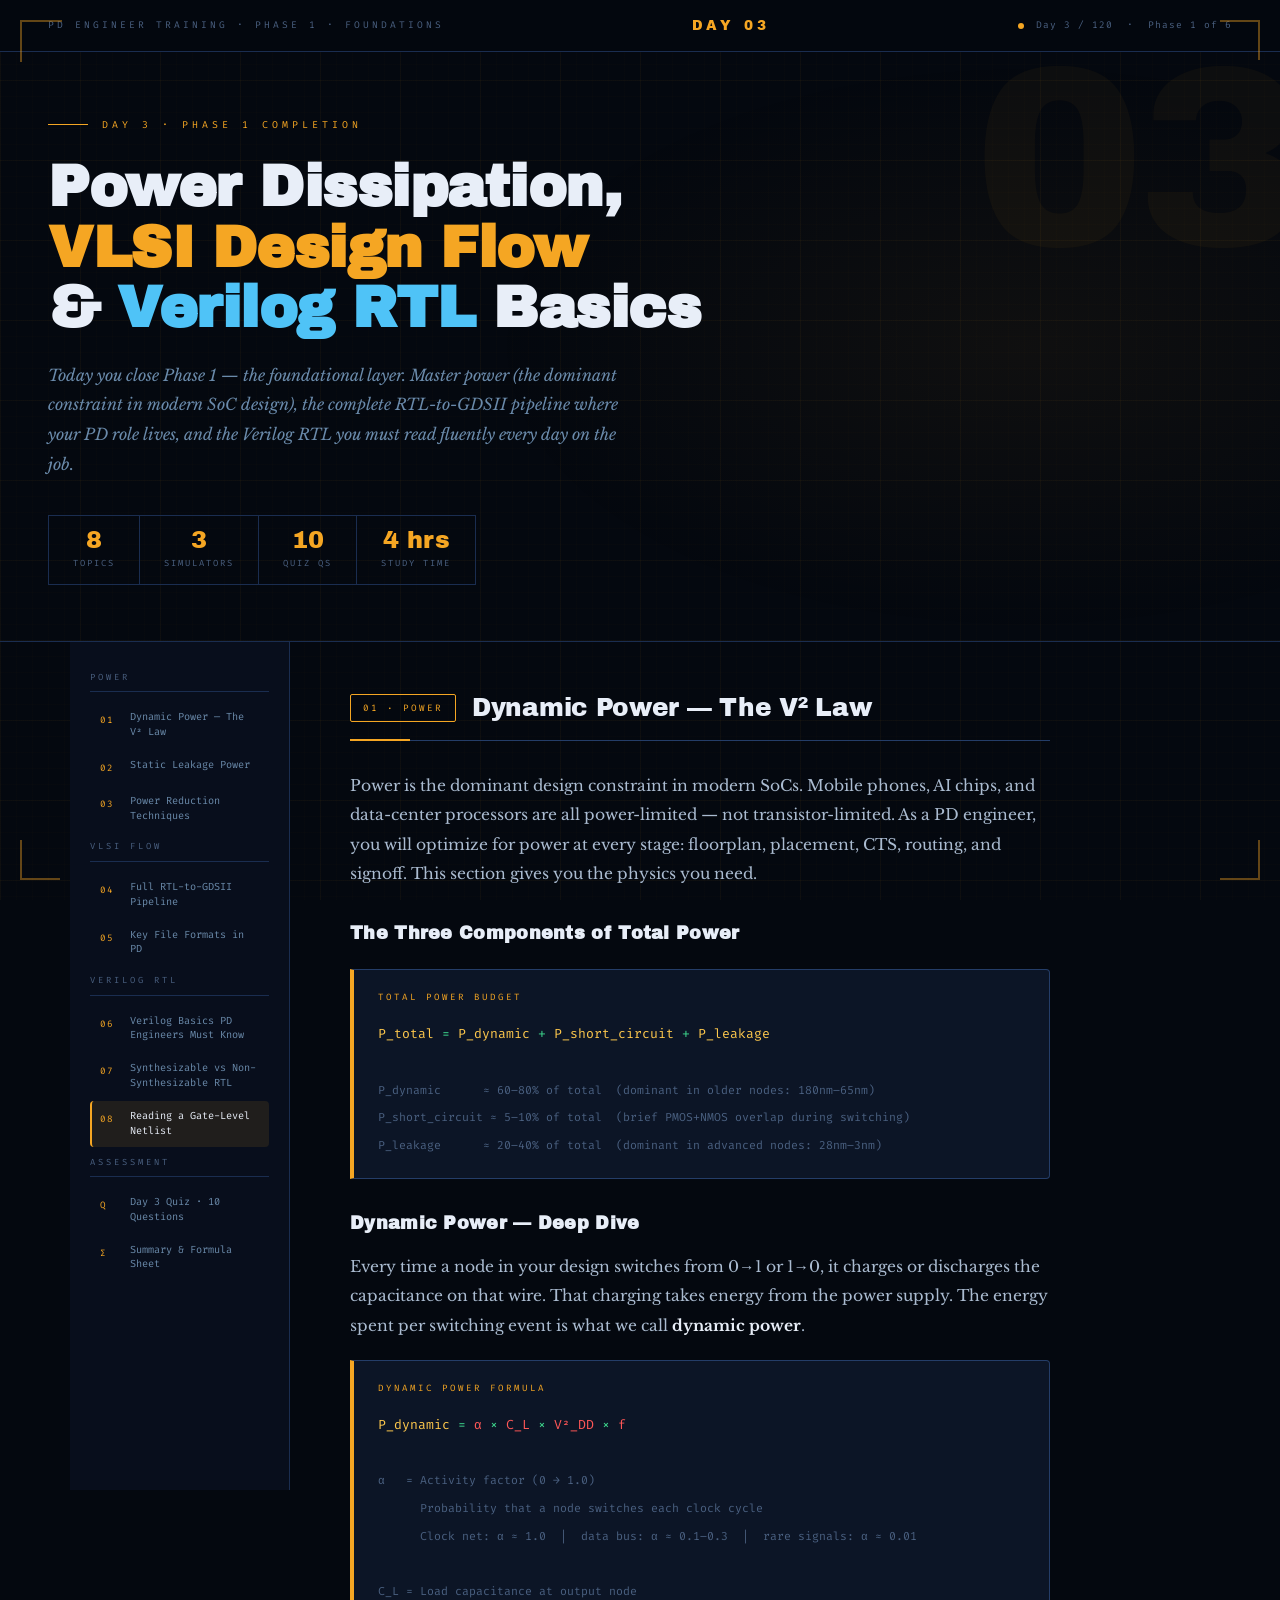
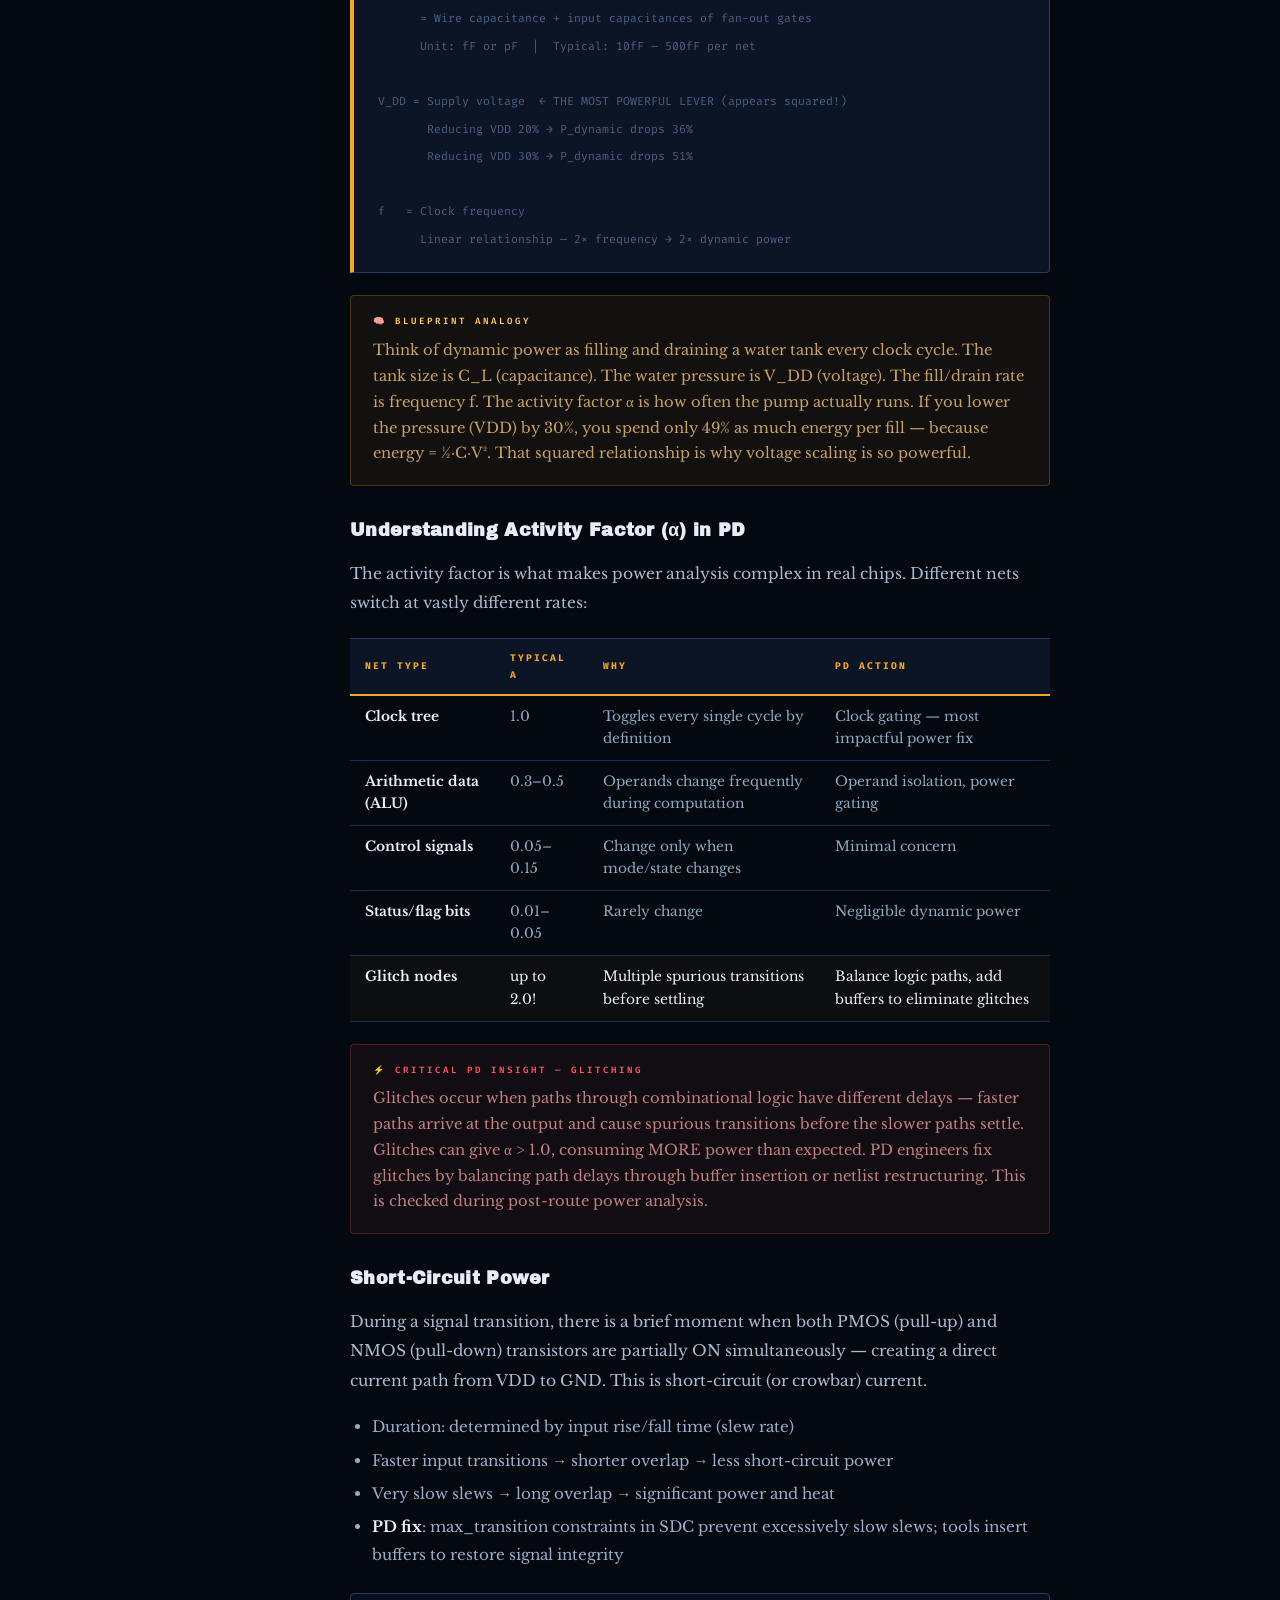
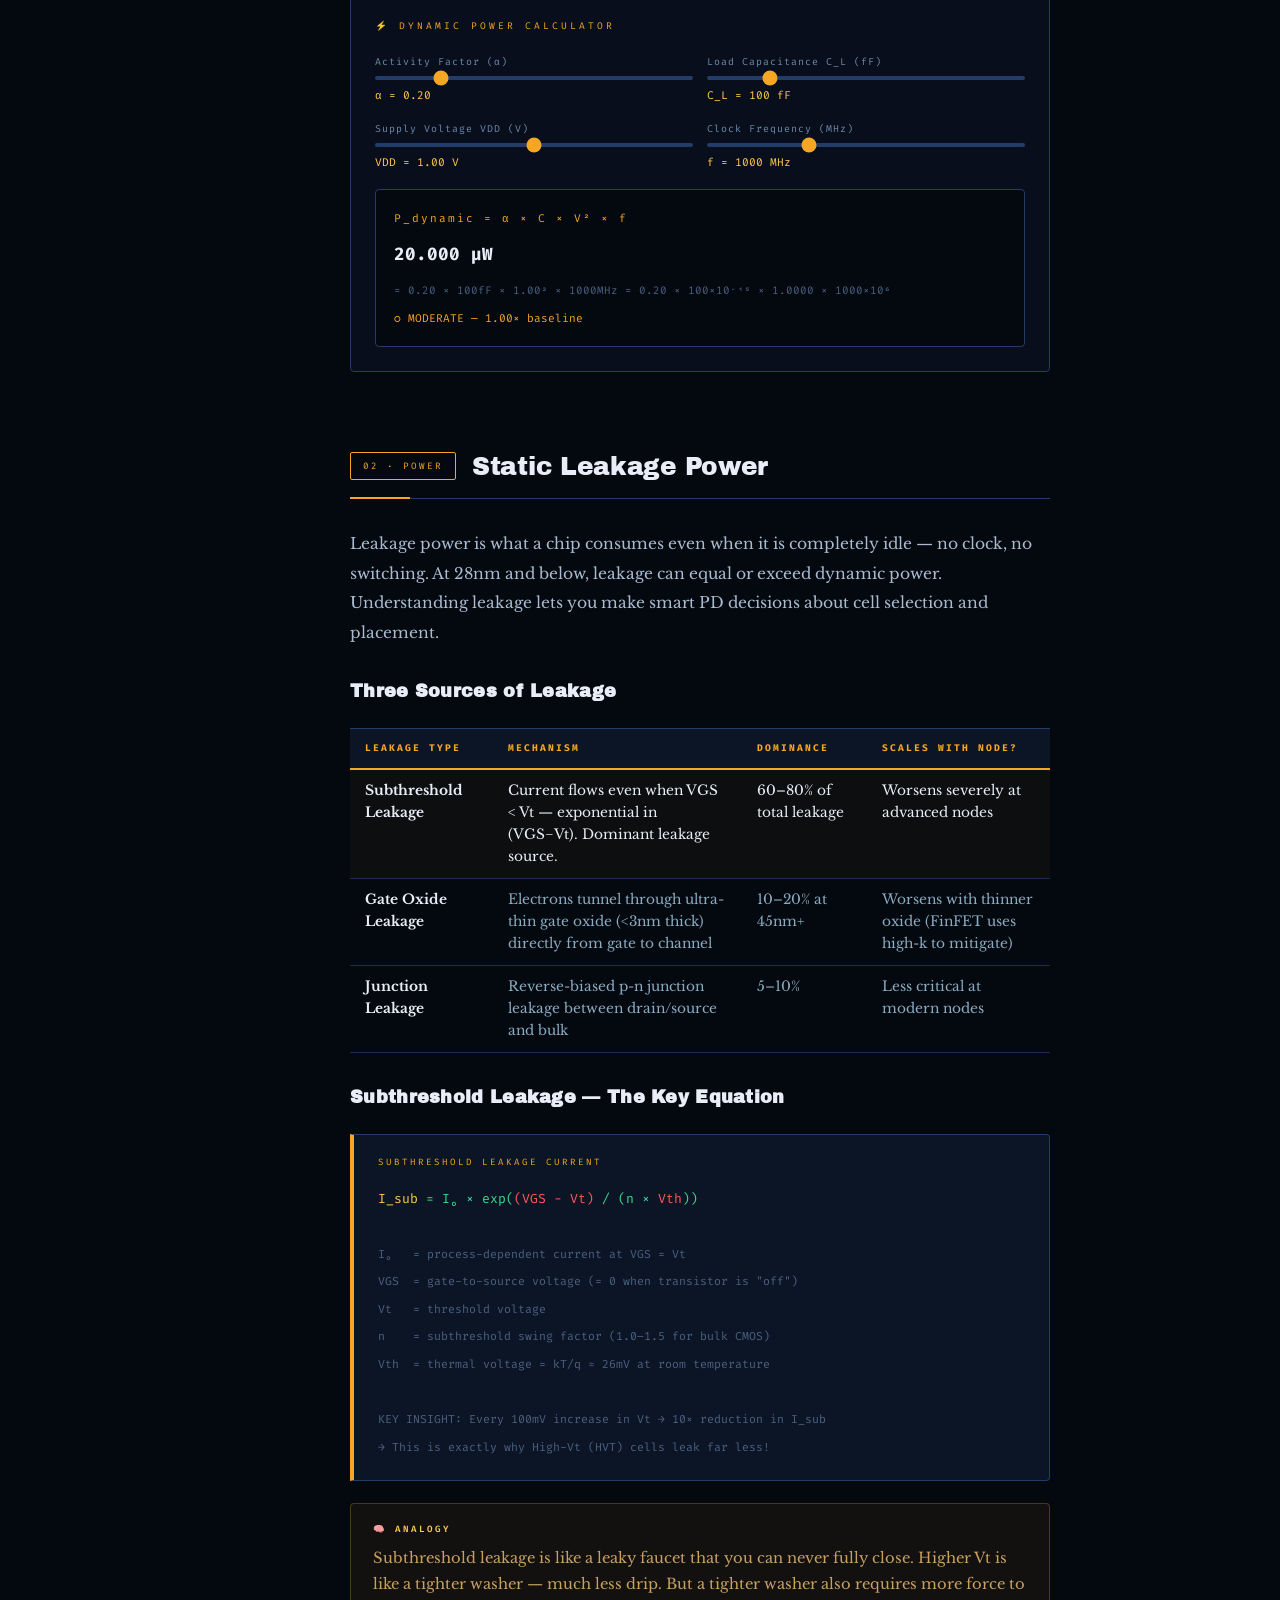
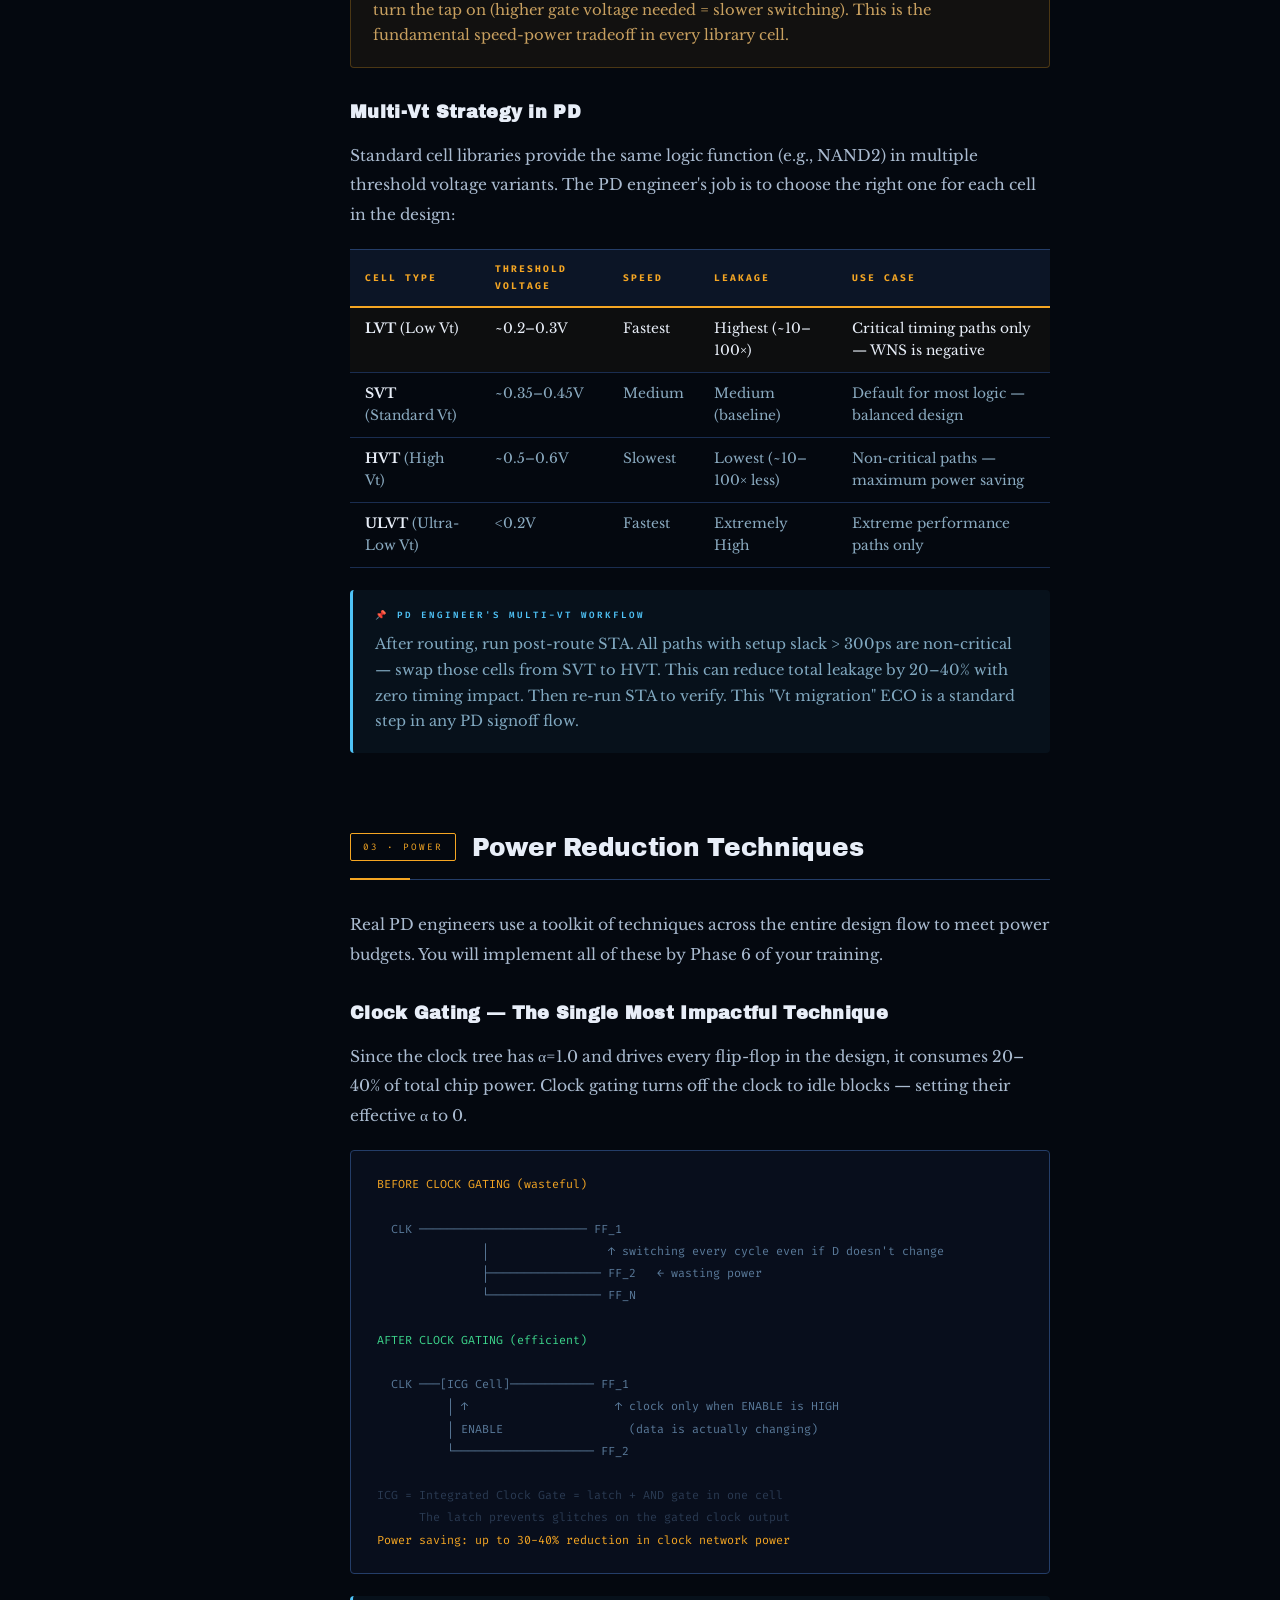
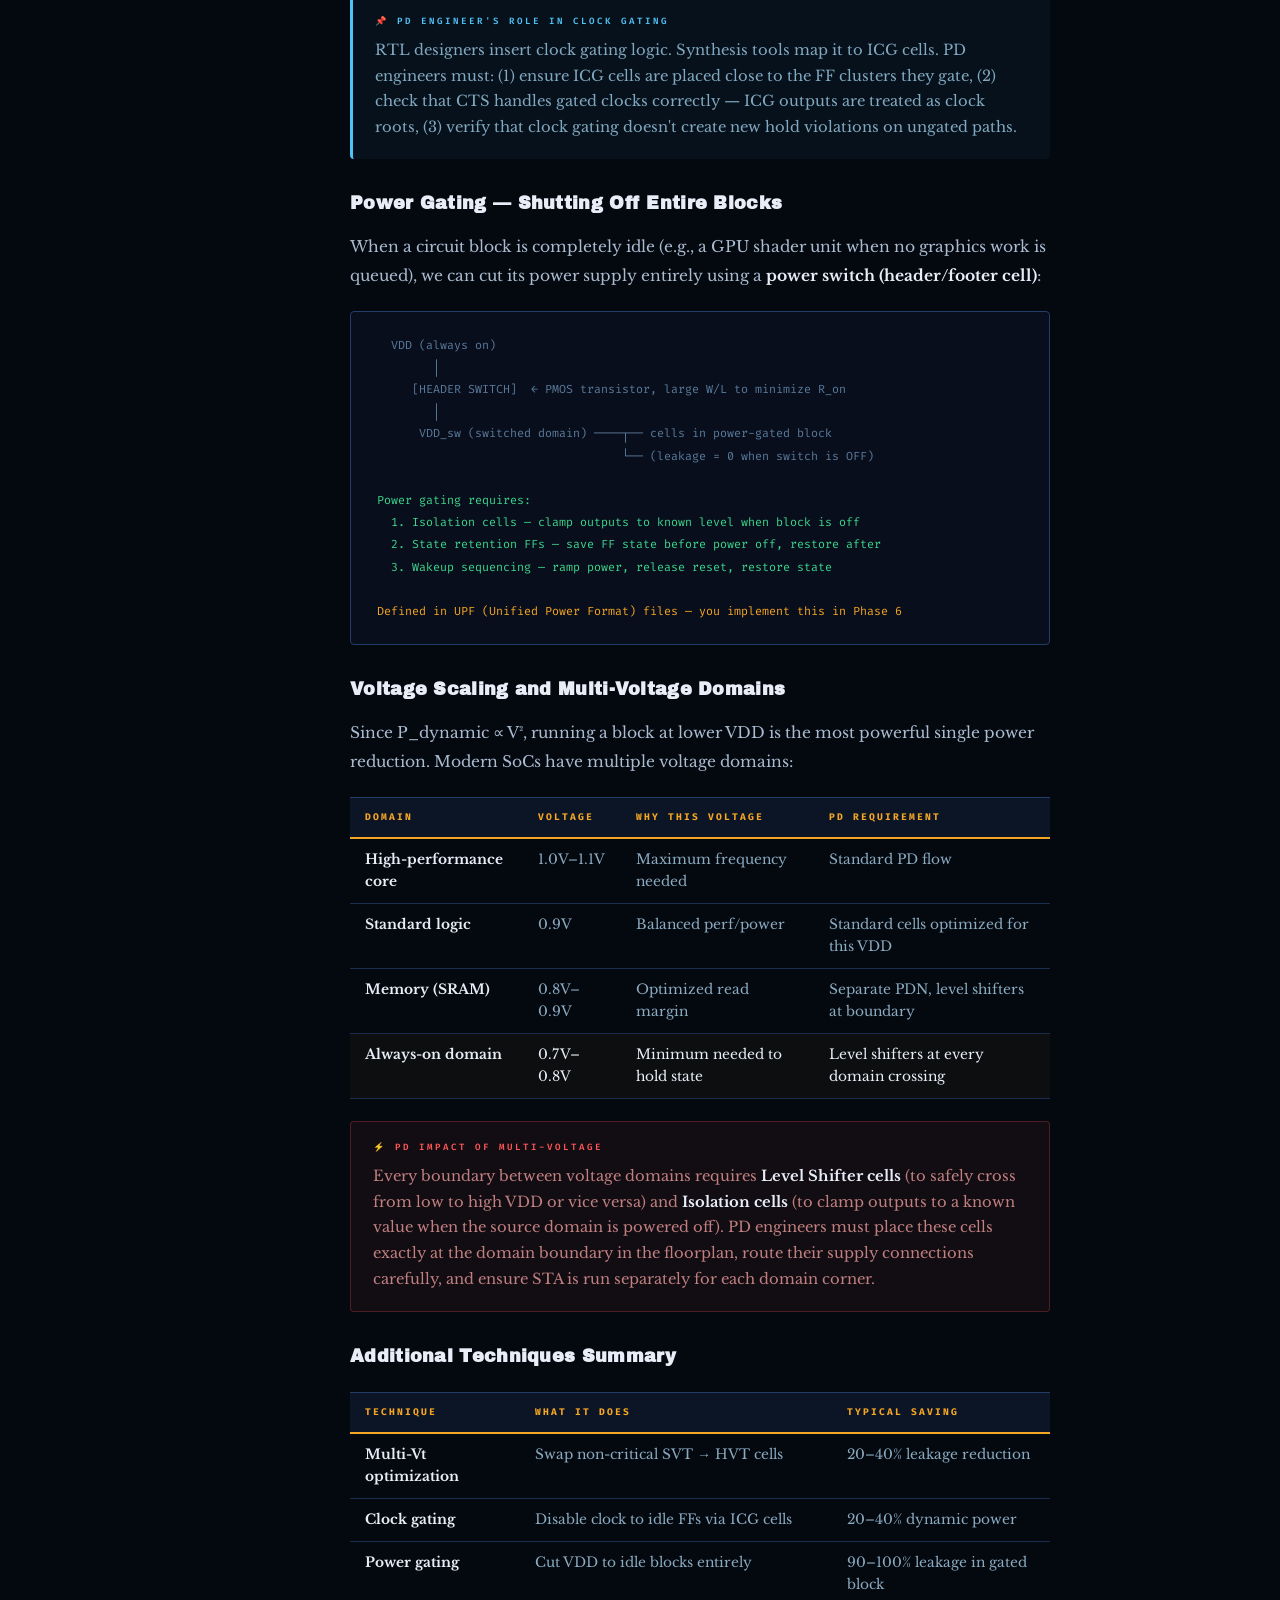
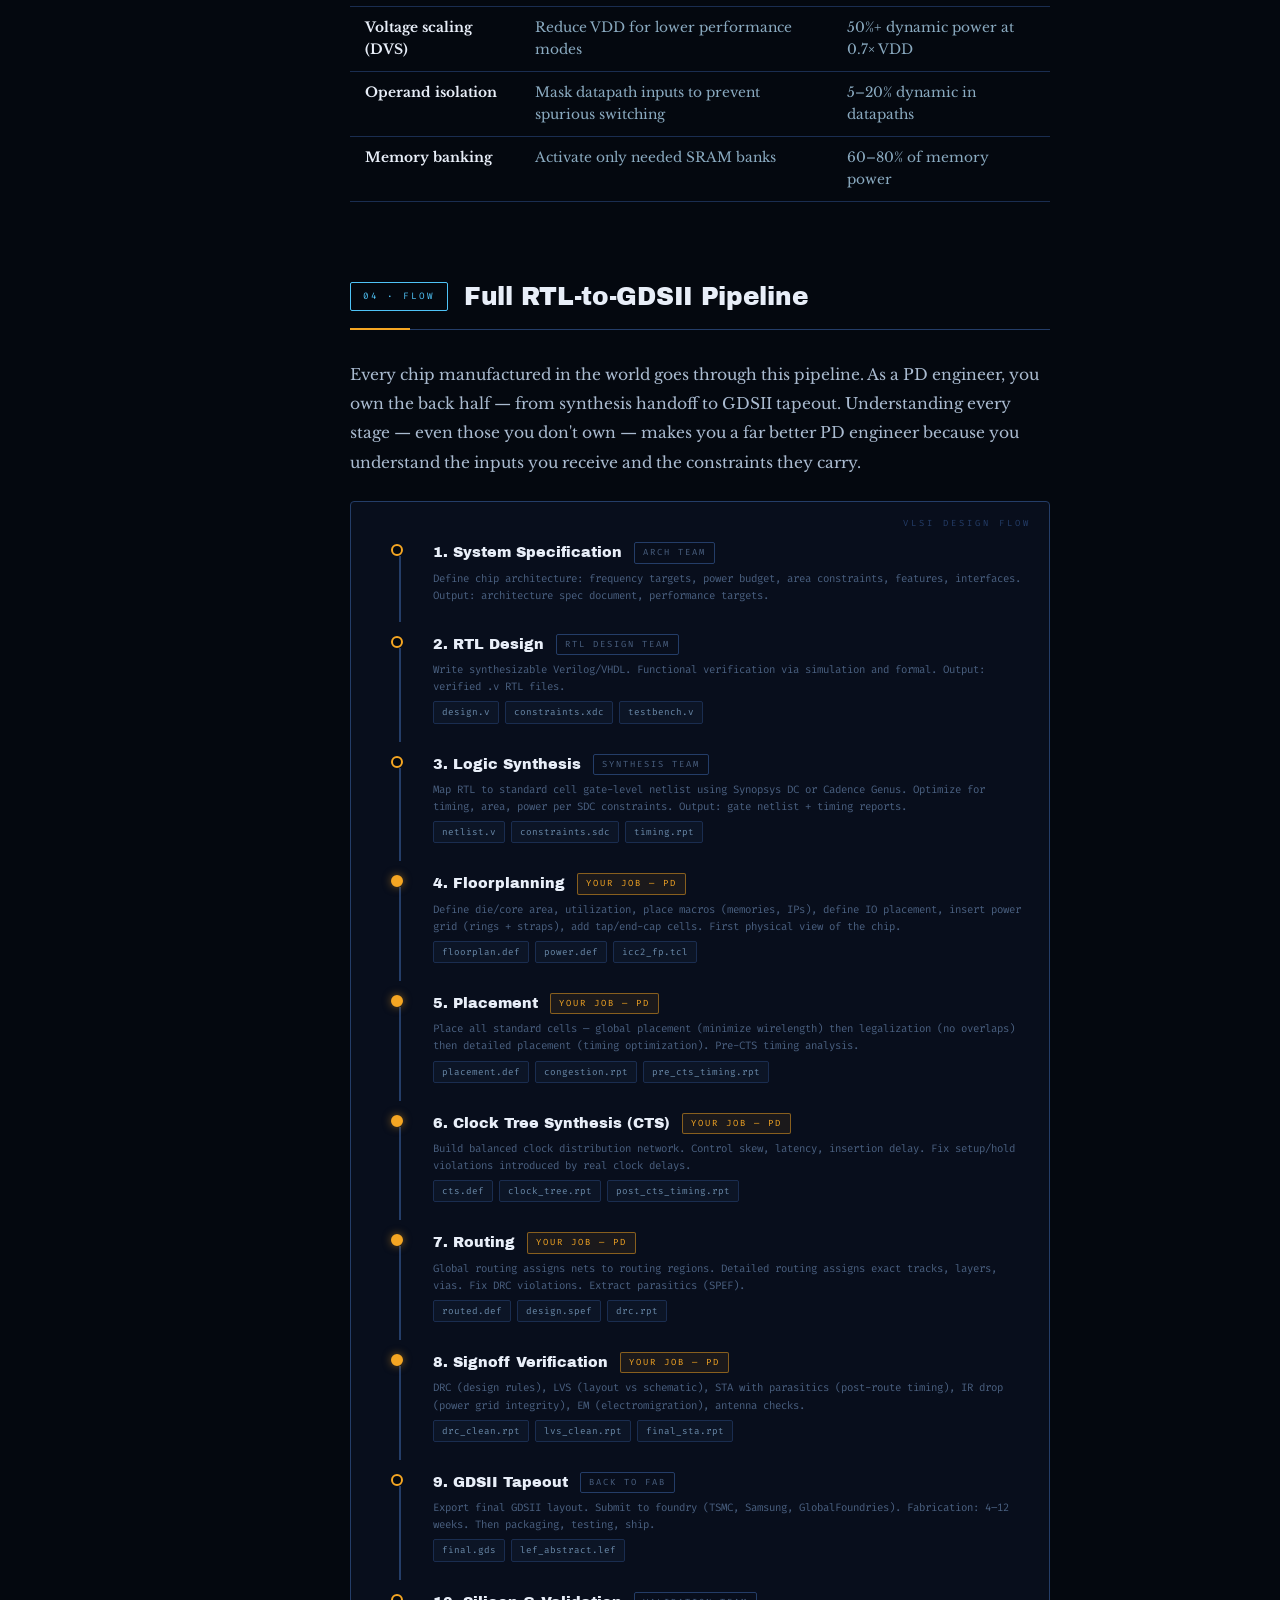
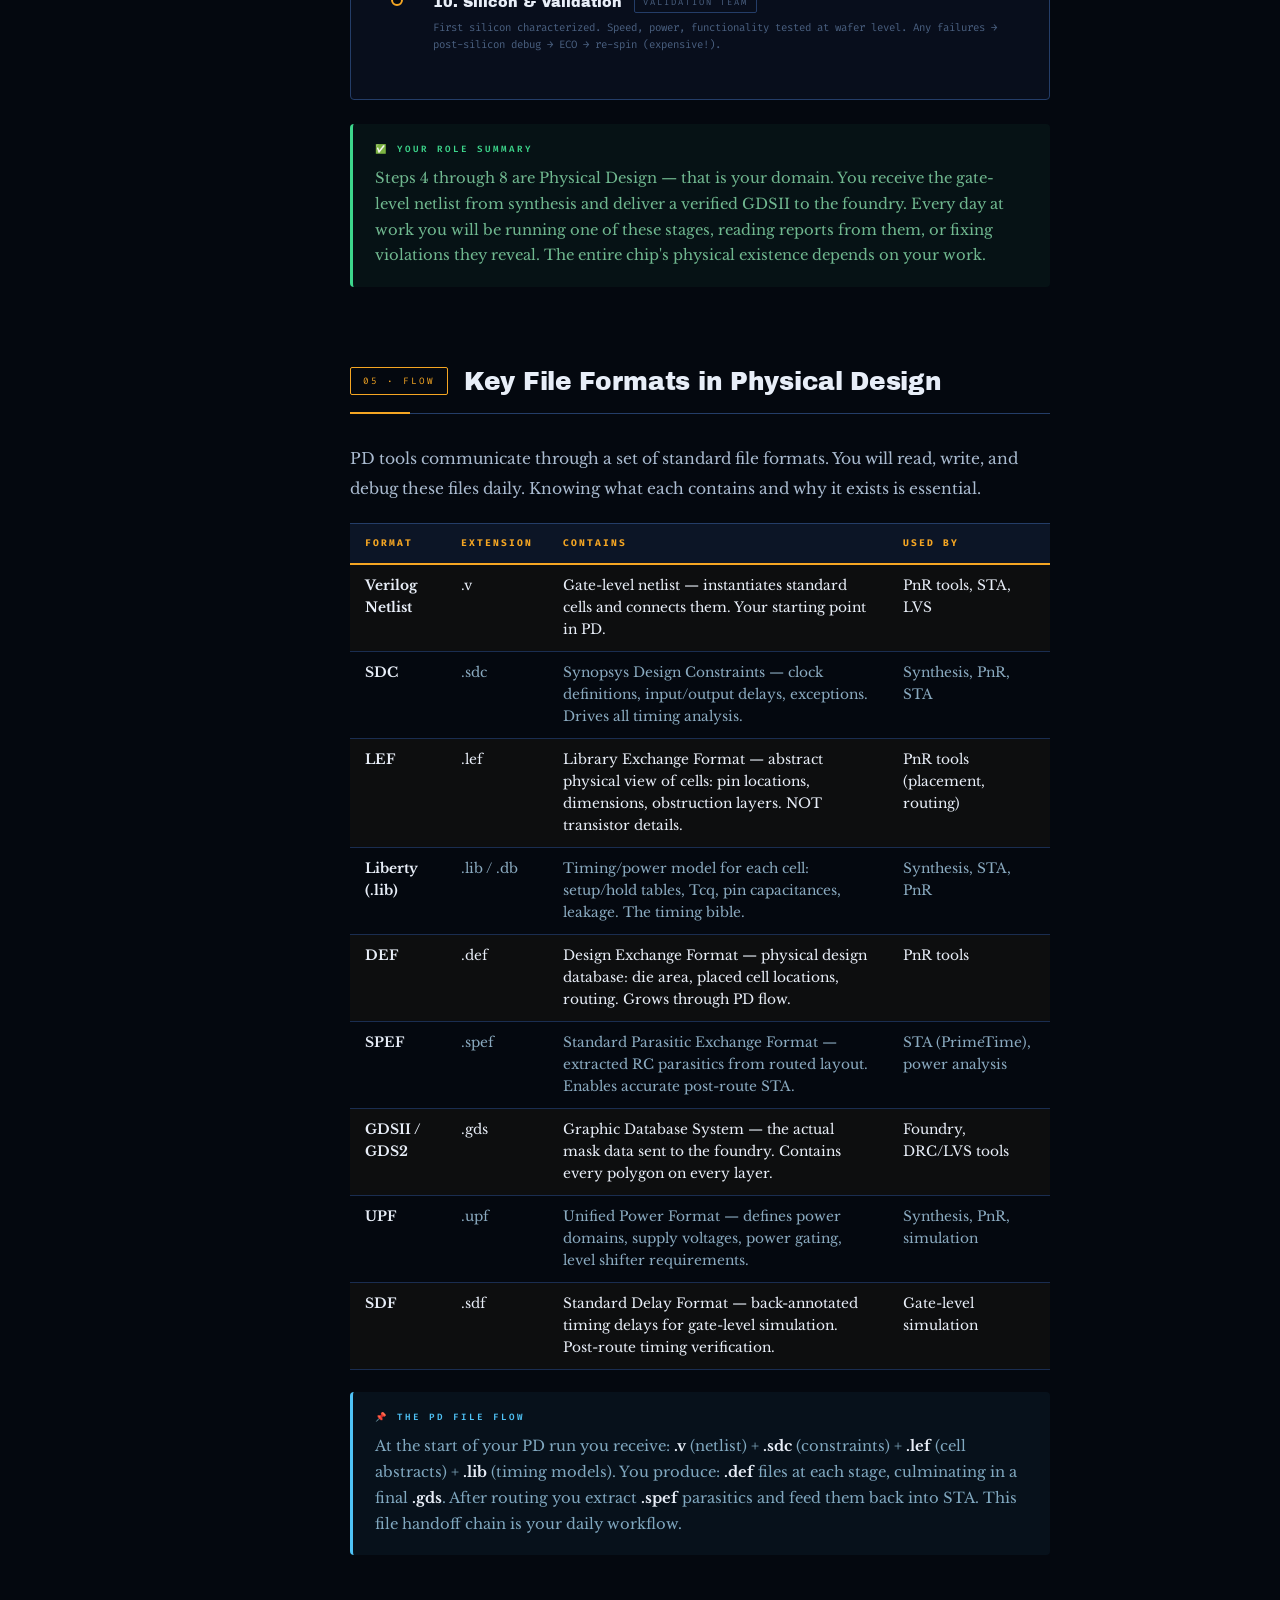
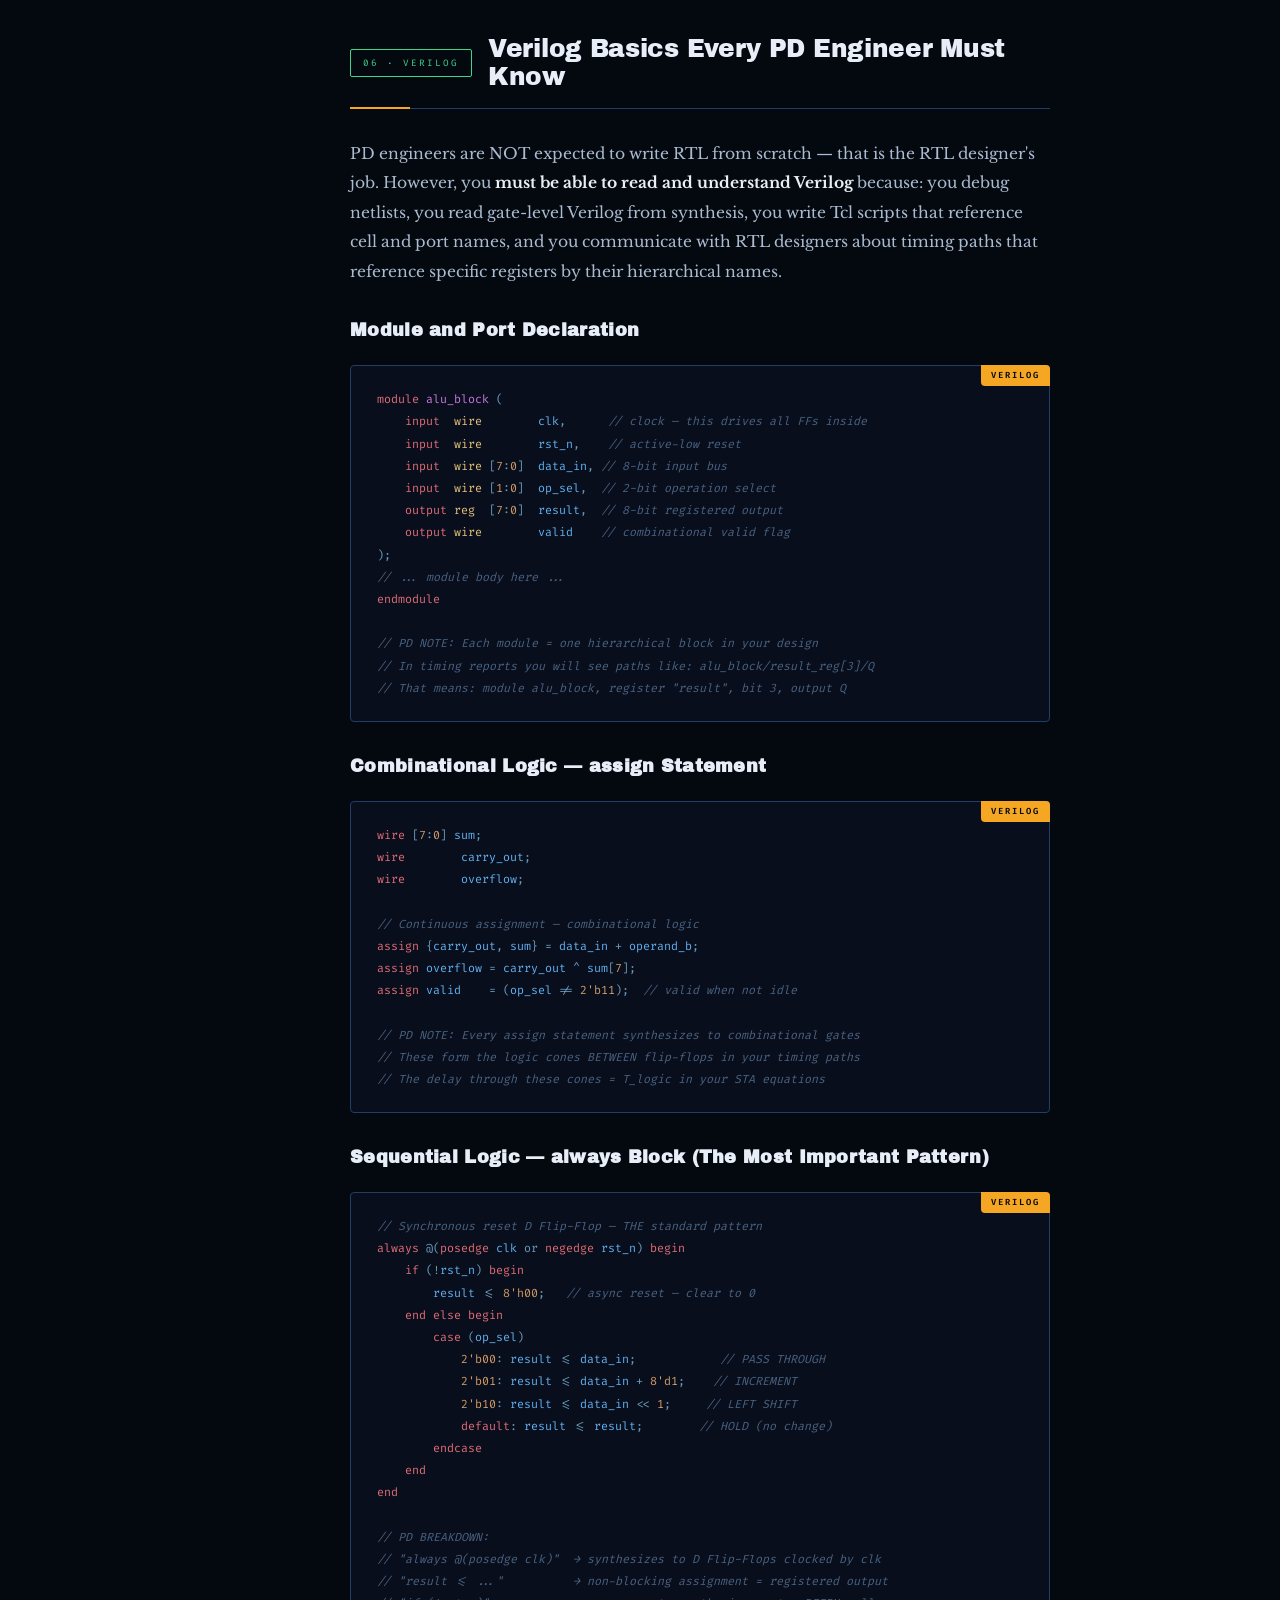
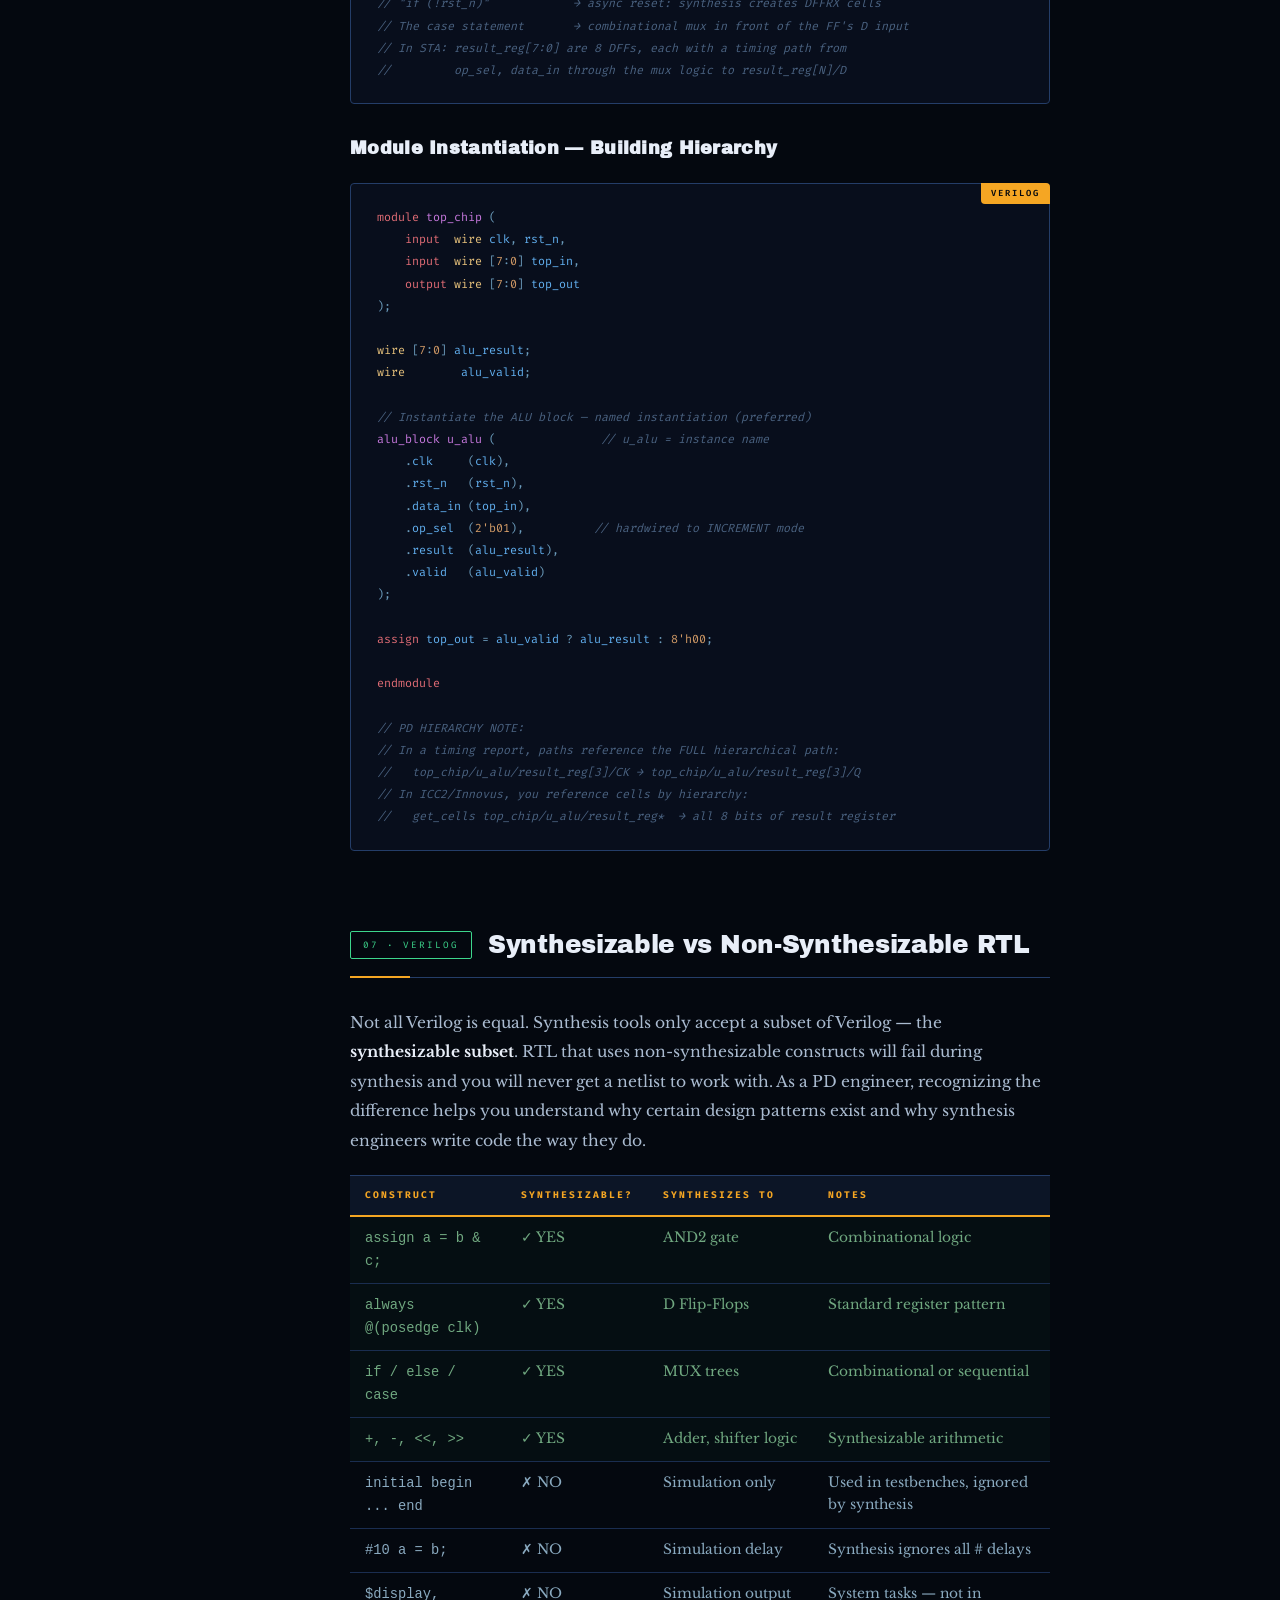
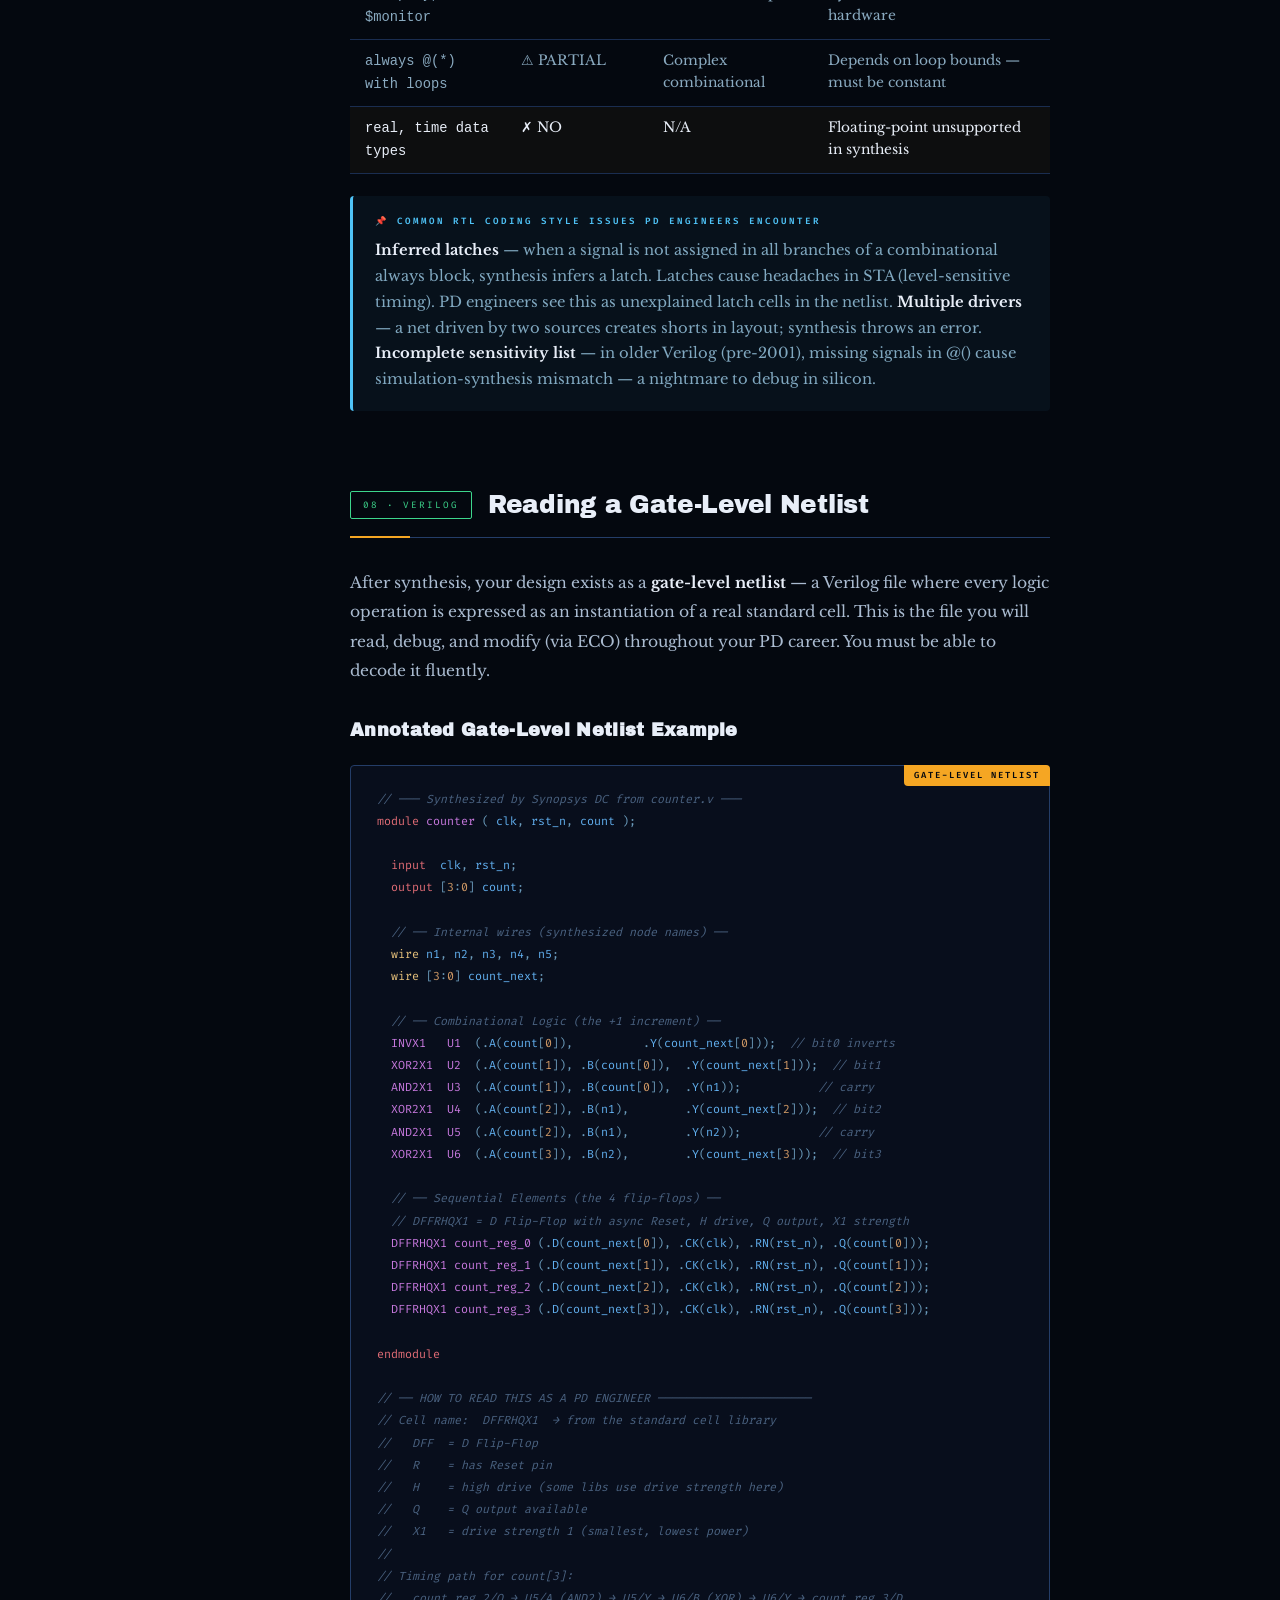
<file: study/day3_power_vlsi_verilog.html>
<!DOCTYPE html>
<html lang="en">
<head>
<meta charset="UTF-8">
<meta name="viewport" content="width=device-width, initial-scale=1.0">
<title>Day 3 — Power, VLSI Flow & Verilog | PD Engineer Training</title>
<style>
@import url('https://fonts.googleapis.com/css2?family=Archivo+Black&family=Libre+Baskerville:ital,wght@0,400;0,700;1,400&family=Fira+Code:wght@300;400;500;600&display=swap');

:root {
  --navy:   #04080f;
  --navy2:  #080e1c;
  --navy3:  #0c1526;
  --navy4:  #101d35;
  --border: #1a2d50;
  --border2:#243d68;
  --amber:  #f5a623;
  --amber2: #ffc94d;
  --amber3: #ffe099;
  --amber-dim: rgba(245,166,35,0.10);
  --amber-glow: rgba(245,166,35,0.04);
  --green:  #3dd68c;
  --red:    #ff5757;
  --blue:   #4fc3f7;
  --white:  #e8eef8;
  --muted:  #4a6080;
  --subtle: #6a8aaa;
  --display:'Archivo Black', sans-serif;
  --body:   'Libre Baskerville', serif;
  --mono:   'Fira Code', monospace;
}

* { margin:0; padding:0; box-sizing:border-box; }
html { scroll-behavior:smooth; }

body {
  font-family: var(--body);
  background: var(--navy);
  color: var(--white);
  line-height: 1.75;
  font-size: 16px;
  cursor: crosshair;
}

/* ── BLUEPRINT GRID BACKGROUND ────────────── */
body::before {
  content:'';
  position:fixed; inset:0;
  background-image:
    linear-gradient(rgba(245,166,35,0.03) 1px, transparent 1px),
    linear-gradient(90deg, rgba(245,166,35,0.03) 1px, transparent 1px),
    linear-gradient(rgba(245,166,35,0.015) 1px, transparent 1px),
    linear-gradient(90deg, rgba(245,166,35,0.015) 1px, transparent 1px);
  background-size: 80px 80px, 80px 80px, 16px 16px, 16px 16px;
  pointer-events:none; z-index:0;
}

/* ── AMBER CORNER MARKS ───────────────────── */
body::after {
  content:'';
  position:fixed;
  top:20px; left:20px;
  width:40px; height:40px;
  border-top:2px solid var(--amber);
  border-left:2px solid var(--amber);
  opacity:0.4;
  pointer-events:none; z-index:2;
}

.page { position:relative; z-index:1; }

/* ── CORNER MARKS ─────────────────────────── */
.corner-tr {
  position:fixed; top:20px; right:20px;
  width:40px; height:40px;
  border-top:2px solid var(--amber);
  border-right:2px solid var(--amber);
  opacity:0.4; z-index:2;
}
.corner-bl {
  position:fixed; bottom:20px; left:20px;
  width:40px; height:40px;
  border-bottom:2px solid var(--amber);
  border-left:2px solid var(--amber);
  opacity:0.4; z-index:2;
}
.corner-br {
  position:fixed; bottom:20px; right:20px;
  width:40px; height:40px;
  border-bottom:2px solid var(--amber);
  border-right:2px solid var(--amber);
  opacity:0.4; z-index:2;
}

/* ── TOP BAR ──────────────────────────────── */
.topbar {
  position:sticky; top:0; z-index:500;
  background:rgba(4,8,15,0.97);
  border-bottom:1px solid var(--border);
  backdrop-filter:blur(20px);
  padding:0 48px;
  height:52px;
  display:flex; align-items:center; justify-content:space-between; gap:20px;
}

.tb-left {
  font-family:var(--mono);
  font-size:0.6rem;
  letter-spacing:3px;
  color:var(--muted);
  text-transform:uppercase;
}

.tb-center {
  font-family:var(--display);
  font-size:0.85rem;
  letter-spacing:4px;
  color:var(--amber);
  text-transform:uppercase;
}

.tb-right {
  display:flex; align-items:center; gap:12px;
}

.tb-dot {
  width:6px; height:6px; border-radius:50%;
  background:var(--amber);
  animation: pulse 2s ease-in-out infinite;
}

@keyframes pulse {
  0%,100% { opacity:1; transform:scale(1); }
  50% { opacity:0.4; transform:scale(0.7); }
}

.tb-status {
  font-family:var(--mono);
  font-size:0.6rem;
  color:var(--muted);
  letter-spacing:1px;
}

/* ── HERO ─────────────────────────────────── */
.hero {
  position:relative; overflow:hidden;
  padding:64px 48px 56px;
  border-bottom:1px solid var(--border);
}

.hero-grid-accent {
  position:absolute; inset:0;
  background:radial-gradient(ellipse 60% 70% at 80% 50%, rgba(245,166,35,0.05) 0%, transparent 70%);
  pointer-events:none;
}

.hero-num {
  font-family:var(--display);
  font-size:clamp(8rem,20vw,18rem);
  color:rgba(245,166,35,0.04);
  position:absolute;
  right:-20px; top:-20px;
  line-height:1;
  pointer-events:none;
  letter-spacing:-8px;
}

.hero-inner { position:relative; z-index:1; max-width:780px; }

.hero-eyebrow {
  display:flex; align-items:center; gap:14px;
  font-family:var(--mono);
  font-size:0.62rem;
  letter-spacing:4px;
  color:var(--amber);
  text-transform:uppercase;
  margin-bottom:24px;
}

.hero-eyebrow-line {
  flex:0 0 40px; height:1px;
  background:var(--amber);
}

.hero h1 {
  font-family:var(--display);
  font-size:clamp(2rem,5vw,3.6rem);
  line-height:1.05;
  color:var(--white);
  margin-bottom:22px;
  letter-spacing:-0.5px;
}

.hero h1 .amber { color:var(--amber); }
.hero h1 .blue  { color:var(--blue);  }

.hero-desc {
  font-family:var(--body);
  font-size:1rem;
  color:var(--subtle);
  max-width:580px;
  line-height:1.85;
  margin-bottom:36px;
  font-style:italic;
}

.hero-meta {
  display:flex; gap:0;
  border:1px solid var(--border);
  width:fit-content;
}

.hero-meta-item {
  padding:12px 24px;
  border-right:1px solid var(--border);
  text-align:center;
}
.hero-meta-item:last-child { border-right:none; }

.hero-meta-num {
  font-family:var(--display);
  font-size:1.5rem;
  color:var(--amber);
  line-height:1;
  margin-bottom:4px;
}

.hero-meta-label {
  font-family:var(--mono);
  font-size:0.55rem;
  color:var(--muted);
  letter-spacing:2px;
  text-transform:uppercase;
}

/* ── TWO-COLUMN LAYOUT ────────────────────── */
.layout {
  display:grid;
  grid-template-columns:220px 1fr;
  max-width:1140px;
  margin:0 auto;
}

/* ── SIDEBAR ──────────────────────────────── */
.sidebar {
  position:sticky; top:52px;
  height:calc(100vh - 52px);
  overflow-y:auto;
  border-right:1px solid var(--border);
  background:var(--navy2);
  padding:28px 0;
}

.sb-section {
  padding:0 20px;
  margin-bottom:8px;
}

.sb-label {
  font-family:var(--mono);
  font-size:0.55rem;
  letter-spacing:3px;
  color:var(--muted);
  text-transform:uppercase;
  margin-bottom:10px;
  padding-bottom:6px;
  border-bottom:1px solid var(--border);
}

.sb-link {
  display:flex; align-items:flex-start; gap:10px;
  padding:8px 10px;
  border-radius:4px;
  text-decoration:none;
  margin-bottom:2px;
  transition:all 0.15s;
  cursor:pointer;
}

.sb-link:hover { background:var(--amber-dim); }
.sb-link.active {
  background:var(--amber-dim);
  border-left:2px solid var(--amber);
  padding-left:8px;
}

.sb-n {
  font-family:var(--mono);
  font-size:0.58rem;
  color:var(--amber);
  min-width:20px;
  margin-top:2px;
  letter-spacing:1px;
}

.sb-t {
  font-family:var(--mono);
  font-size:0.64rem;
  color:var(--subtle);
  line-height:1.45;
}

.sb-link:hover .sb-t,
.sb-link.active .sb-t { color:var(--white); }

/* ── MAIN ─────────────────────────────────── */
.main {
  padding:52px 60px 100px;
  max-width:820px;
}

/* ── SECTION ──────────────────────────────── */
.ls {
  margin-bottom:80px;
  scroll-margin-top:68px;
}

.sec-hdr {
  display:flex; align-items:center; gap:16px;
  margin-bottom:30px;
  padding-bottom:18px;
  border-bottom:1px solid var(--border2);
  position:relative;
}

.sec-hdr::after {
  content:'';
  position:absolute; bottom:-1px; left:0;
  width:60px; height:2px;
  background:var(--amber);
}

.sec-badge {
  font-family:var(--mono);
  font-size:0.58rem;
  letter-spacing:2px;
  padding:5px 12px;
  border:1px solid var(--amber);
  color:var(--amber);
  border-radius:2px;
  white-space:nowrap;
  text-transform:uppercase;
}
.sec-badge.green { border-color:var(--green); color:var(--green); }
.sec-badge.blue  { border-color:var(--blue);  color:var(--blue);  }
.sec-badge.red   { border-color:var(--red);   color:var(--red);   }

.sec-title {
  font-family:var(--display);
  font-size:1.55rem;
  color:var(--white);
  line-height:1.1;
  letter-spacing:-0.3px;
}

/* ── PROSE ────────────────────────────────── */
p {
  font-size:0.97rem;
  line-height:1.9;
  color:#aabbd0;
  margin-bottom:18px;
  font-weight:400;
}

h3 {
  font-family:var(--display);
  font-size:1.1rem;
  color:var(--white);
  margin:30px 0 12px;
  letter-spacing:0.3px;
}

h4 {
  font-family:var(--mono);
  font-size:0.68rem;
  color:var(--amber);
  text-transform:uppercase;
  letter-spacing:2px;
  margin:22px 0 10px;
}

ul, ol { padding-left:22px; margin-bottom:18px; }

li {
  font-size:0.95rem;
  line-height:1.85;
  color:#9aadc8;
  margin-bottom:5px;
}

li strong { color:var(--white); }
strong { color:var(--white); }

/* ── CALLOUT BOXES ────────────────────────── */
.box {
  border-radius:4px;
  padding:18px 22px;
  margin:22px 0;
  position:relative;
  overflow:hidden;
}

.box-label {
  font-family:var(--mono);
  font-size:0.57rem;
  letter-spacing:3px;
  text-transform:uppercase;
  font-weight:600;
  margin-bottom:8px;
}

.box p { margin:0; font-size:0.92rem; line-height:1.75; }

.box-analogy {
  background:rgba(245,166,35,0.06);
  border:1px solid rgba(245,166,35,0.25);
}
.box-analogy .box-label { color:var(--amber2); }
.box-analogy p { color:#c8a060; }

.box-critical {
  background:rgba(255,87,87,0.06);
  border:1px solid rgba(255,87,87,0.25);
}
.box-critical .box-label { color:var(--red); }
.box-critical p { color:#c08080; }

.box-note {
  background:rgba(79,195,247,0.05);
  border-left:3px solid var(--blue);
}
.box-note .box-label { color:var(--blue); }
.box-note p { color:#80a8c0; }

.box-success {
  background:rgba(61,214,140,0.05);
  border-left:3px solid var(--green);
}
.box-success .box-label { color:var(--green); }
.box-success p { color:#70b890; }

/* ── DIAGRAM ──────────────────────────────── */
.diagram {
  background:var(--navy2);
  border:1px solid var(--border2);
  border-radius:4px;
  padding:22px 26px;
  margin:20px 0;
  overflow-x:auto;
  font-family:var(--mono);
  font-size:0.73rem;
  line-height:1.9;
  white-space:pre;
  color:#5a7a9a;
}

.diagram .a  { color:var(--amber);  }
.diagram .a2 { color:var(--amber2); }
.diagram .g  { color:var(--green);  }
.diagram .r  { color:var(--red);    }
.diagram .b  { color:var(--blue);   }
.diagram .w  { color:var(--white);  }
.diagram .d  { color:#2a3a52;       }

/* ── CODE BLOCK ───────────────────────────── */
.code-wrap {
  position:relative;
  margin:18px 0;
}

.code-lang {
  position:absolute; top:0; right:0;
  font-family:var(--mono);
  font-size:0.55rem;
  letter-spacing:2px;
  background:var(--amber);
  color:var(--navy);
  padding:3px 10px;
  border-radius:0 4px 0 4px;
  text-transform:uppercase;
  font-weight:600;
}

.code-block {
  background:var(--navy2);
  border:1px solid var(--border2);
  border-radius:4px;
  padding:22px 26px 22px 26px;
  overflow-x:auto;
  font-family:var(--mono);
  font-size:0.73rem;
  line-height:1.9;
  white-space:pre;
  color:#6a9aba;
  tab-size:2;
}

.kw  { color:#e06c75; }  /* keywords */
.ty  { color:#e5c07b; }  /* types */
.str { color:#98c379; }  /* strings/values */
.cmt { color:#4a6280; font-style:italic; }  /* comments */
.num { color:#d19a66; }  /* numbers */
.mod { color:#c678dd; }  /* modules */
.sig { color:#61afef; }  /* signals */
.op  { color:var(--amber); }  /* operators/key terms */

/* ── FORMULA ──────────────────────────────── */
.formula-box {
  background:var(--navy3);
  border:1px solid var(--border2);
  border-left:4px solid var(--amber);
  border-radius:0 4px 4px 0;
  padding:20px 24px;
  margin:20px 0;
}

.formula-title {
  font-family:var(--mono);
  font-size:0.57rem;
  letter-spacing:3px;
  color:var(--amber);
  text-transform:uppercase;
  margin-bottom:14px;
}

.formula {
  font-family:var(--mono);
  font-size:0.82rem;
  color:var(--green);
  line-height:2.1;
  white-space:pre;
}

.formula .fv  { color:var(--amber2); }
.formula .fc  { color:var(--muted); font-size:0.72rem; }
.formula .fop { color:var(--red);   }

/* ── TABLE ────────────────────────────────── */
.data-table {
  width:100%;
  border-collapse:collapse;
  margin:20px 0;
  font-size:0.86rem;
}

.data-table th {
  background:var(--navy3);
  border-bottom:2px solid var(--amber);
  border-top:1px solid var(--border2);
  padding:11px 15px;
  text-align:left;
  font-family:var(--mono);
  font-size:0.6rem;
  letter-spacing:2px;
  text-transform:uppercase;
  color:var(--amber);
}

.data-table td {
  padding:10px 15px;
  border-bottom:1px solid var(--border);
  color:#8aaac0;
  vertical-align:top;
  line-height:1.6;
}

.data-table tr:hover td { background:var(--amber-glow); }
.data-table .hi td { color:var(--white); background:rgba(245,166,35,0.04); }
.data-table .gr td { color:#70a880; background:rgba(61,214,140,0.03); }

/* ── FLOW DIAGRAM ─────────────────────────── */
.flow-container {
  display:flex;
  flex-direction:column;
  align-items:flex-start;
  gap:0;
  margin:24px 0;
  padding:28px;
  background:var(--navy2);
  border:1px solid var(--border2);
  border-radius:4px;
  position:relative;
  overflow:hidden;
}

.flow-container::before {
  content:'VLSI DESIGN FLOW';
  position:absolute; top:14px; right:18px;
  font-family:var(--mono);
  font-size:0.55rem;
  letter-spacing:3px;
  color:var(--border2);
}

.flow-stage {
  display:flex; align-items:stretch; gap:0;
  width:100%;
}

.flow-left {
  width:36px; flex-shrink:0;
  display:flex; flex-direction:column; align-items:center;
}

.flow-dot {
  width:12px; height:12px;
  border:2px solid var(--amber);
  border-radius:50%;
  background:var(--navy);
  flex-shrink:0;
  margin-top:14px;
  z-index:1;
  position:relative;
}

.flow-dot.active {
  background:var(--amber);
  box-shadow:0 0 8px rgba(245,166,35,0.5);
}

.flow-line {
  width:2px;
  flex:1;
  background:var(--border2);
  margin-left:5px;
}

.flow-stage:last-child .flow-line { background:transparent; }

.flow-content {
  flex:1;
  padding:10px 0 18px 18px;
}

.flow-stage-name {
  font-family:var(--display);
  font-size:0.9rem;
  color:var(--white);
  margin-bottom:4px;
  display:flex; align-items:center; gap:12px;
}

.flow-stage-name .tag {
  font-family:var(--mono);
  font-size:0.55rem;
  letter-spacing:2px;
  padding:2px 8px;
  border:1px solid var(--border2);
  color:var(--muted);
  border-radius:2px;
  text-transform:uppercase;
}

.flow-stage-name .tag.pd {
  border-color:rgba(245,166,35,0.5);
  color:var(--amber);
  background:rgba(245,166,35,0.08);
}

.flow-desc {
  font-family:var(--mono);
  font-size:0.67rem;
  color:var(--muted);
  line-height:1.6;
}

.flow-files {
  margin-top:6px;
  display:flex; gap:6px; flex-wrap:wrap;
}

.flow-file {
  font-family:var(--mono);
  font-size:0.58rem;
  padding:2px 8px;
  background:var(--navy3);
  border:1px solid var(--border);
  color:var(--subtle);
  border-radius:2px;
}

/* ── POWER CALC ───────────────────────────── */
.calc-box {
  background:var(--navy2);
  border:1px solid var(--border2);
  border-radius:4px;
  padding:24px;
  margin:24px 0;
}

.calc-title {
  font-family:var(--mono);
  font-size:0.6rem;
  letter-spacing:3px;
  color:var(--amber);
  text-transform:uppercase;
  margin-bottom:18px;
}

.calc-grid {
  display:grid;
  grid-template-columns:1fr 1fr;
  gap:14px;
  margin-bottom:16px;
}

.calc-field {
  display:flex;
  flex-direction:column;
  gap:6px;
}

.calc-label {
  font-family:var(--mono);
  font-size:0.62rem;
  color:var(--subtle);
  letter-spacing:1px;
}

.calc-input {
  -webkit-appearance:none;
  width:100%;
  height:4px;
  border-radius:2px;
  background:var(--border2);
  outline:none;
  accent-color:var(--amber);
  cursor:pointer;
}

.calc-val {
  font-family:var(--mono);
  font-size:0.7rem;
  color:var(--amber2);
}

.calc-result {
  background:var(--navy);
  border:1px solid var(--border2);
  border-radius:4px;
  padding:16px 18px;
  font-family:var(--mono);
  font-size:0.78rem;
  line-height:2;
}

/* ── QUIZ ─────────────────────────────────── */
.quiz-wrap {
  background:var(--navy2);
  border:1px solid var(--border2);
  border-radius:4px;
  padding:32px;
  margin:40px 0;
  position:relative;
}

.quiz-wrap::before {
  content:'ASSESSMENT';
  position:absolute; top:-1px; left:28px;
  background:var(--amber);
  color:var(--navy);
  font-family:var(--mono);
  font-size:0.55rem;
  letter-spacing:3px;
  padding:3px 12px;
  border-radius:0 0 4px 4px;
  font-weight:600;
}

.q-block {
  margin-bottom:28px;
  padding-bottom:28px;
  border-bottom:1px solid var(--border);
}

.q-block:last-child { margin-bottom:0; padding-bottom:0; border-bottom:none; }

.q-num {
  font-family:var(--mono);
  font-size:0.58rem;
  color:var(--amber);
  letter-spacing:2px;
  margin-bottom:8px;
}

.q-text {
  font-family:var(--body);
  font-size:1rem;
  color:var(--white);
  line-height:1.65;
  margin-bottom:14px;
}

.opt {
  display:block; width:100%;
  background:var(--navy3);
  border:1px solid var(--border);
  color:var(--subtle);
  padding:11px 16px;
  margin:7px 0;
  border-radius:3px;
  text-align:left;
  cursor:pointer;
  font-size:0.9rem;
  font-family:var(--body);
  transition:all 0.15s;
  line-height:1.5;
}

.opt:hover:not(:disabled) {
  border-color:var(--amber);
  color:var(--white);
  background:var(--amber-dim);
}

.opt.correct {
  background:rgba(61,214,140,0.1);
  border-color:var(--green);
  color:#a0ddb8;
}

.opt.wrong {
  background:rgba(255,87,87,0.08);
  border-color:var(--red);
  color:#d89898;
}

.opt:disabled { cursor:default; }

.q-fb {
  font-family:var(--mono);
  font-size:0.7rem;
  line-height:1.7;
  padding:12px 16px;
  border-radius:3px;
  margin-top:10px;
  display:none;
}

.q-fb.show { display:block; }
.q-fb.pass { background:rgba(61,214,140,0.08); color:#80c898; border:1px solid rgba(61,214,140,0.2); }
.q-fb.fail { background:rgba(255,87,87,0.08);  color:#d09090; border:1px solid rgba(255,87,87,0.2); }

/* ── CHECKLIST ────────────────────────────── */
.checklist-wrap {
  background:var(--navy2);
  border:1px solid var(--border);
  border-radius:4px;
  padding:28px;
  margin:40px 0;
}

.cl-title {
  font-family:var(--mono);
  font-size:0.58rem;
  letter-spacing:3px;
  color:var(--muted);
  text-transform:uppercase;
  margin-bottom:18px;
  padding-bottom:12px;
  border-bottom:1px solid var(--border);
}

.cl-item {
  display:flex; align-items:flex-start; gap:14px;
  padding:10px 0;
  border-bottom:1px solid rgba(26,45,80,0.5);
  cursor:pointer;
  transition:all 0.15s;
}

.cl-item:last-child { border-bottom:none; }
.cl-item:hover { padding-left:4px; }

.cl-box {
  width:18px; height:18px;
  border:1px solid var(--border2);
  border-radius:2px;
  flex-shrink:0; margin-top:3px;
  display:flex; align-items:center; justify-content:center;
  font-family:var(--mono); font-size:0.65rem;
  color:transparent;
  transition:all 0.2s;
}

.cl-item.done .cl-box { background:var(--green); border-color:var(--green); color:var(--navy); }
.cl-item.done .cl-text { text-decoration:line-through; color:var(--muted); }

.cl-text { font-size:0.9rem; color:var(--subtle); line-height:1.55; font-family:var(--body); }

/* ── SUMMARY ──────────────────────────────── */
.summary-grid {
  display:grid;
  grid-template-columns:repeat(auto-fill, minmax(195px,1fr));
  gap:10px;
  margin:22px 0;
}

.sum-card {
  background:var(--navy2);
  border:1px solid var(--border);
  border-radius:4px;
  padding:16px 16px;
  border-top:2px solid var(--amber);
}

.sum-t {
  font-family:var(--mono);
  font-size:0.58rem;
  letter-spacing:2px;
  color:var(--amber);
  text-transform:uppercase;
  margin-bottom:8px;
}

.sum-b {
  font-size:0.84rem;
  color:var(--subtle);
  line-height:1.65;
  font-family:var(--body);
}

/* ── NEXT DAY ─────────────────────────────── */
.next-banner {
  background:var(--navy2);
  border-top:2px solid var(--amber);
  padding:50px 48px;
  display:grid;
  grid-template-columns:1fr auto;
  gap:40px; align-items:center;
}

.nb-left {}

.nb-eyebrow {
  font-family:var(--mono);
  font-size:0.58rem;
  letter-spacing:4px;
  color:var(--muted);
  text-transform:uppercase;
  margin-bottom:10px;
}

.nb-title {
  font-family:var(--display);
  font-size:1.8rem;
  color:var(--white);
  margin-bottom:10px;
  line-height:1.1;
}

.nb-desc {
  font-size:0.9rem;
  color:var(--subtle);
  max-width:500px;
  line-height:1.75;
  font-style:italic;
}

.nb-chips {
  display:flex; flex-wrap:wrap; gap:8px; margin-top:18px;
}

.nb-chip {
  font-family:var(--mono);
  font-size:0.6rem;
  padding:5px 12px;
  border:1px solid var(--border2);
  color:var(--muted);
  border-radius:2px;
  letter-spacing:0.5px;
}

/* SCROLLBAR */
::-webkit-scrollbar { width:4px; height:4px; }
::-webkit-scrollbar-track { background:var(--navy); }
::-webkit-scrollbar-thumb { background:var(--border2); border-radius:2px; }

@media(max-width:900px){
  .layout { grid-template-columns:1fr; }
  .sidebar { display:none; }
  .main { padding:32px 24px 80px; }
  .hero { padding:40px 24px; }
  .topbar { padding:0 24px; }
  .next-banner { grid-template-columns:1fr; padding:36px 24px; }
  .hero-meta { flex-wrap:wrap; }
  .calc-grid { grid-template-columns:1fr; }
}
</style>
</head>
<body>
<div class="corner-tr"></div>
<div class="corner-bl"></div>
<div class="corner-br"></div>

<div class="page">

<!-- TOP BAR -->
<div class="topbar">
  <div class="tb-left">PD Engineer Training · Phase 1 · Foundations</div>
  <div class="tb-center">Day 03</div>
  <div class="tb-right">
    <div class="tb-dot"></div>
    <div class="tb-status">Day 3 / 120 &nbsp;·&nbsp; Phase 1 of 6</div>
  </div>
</div>

<!-- HERO -->
<div class="hero">
  <div class="hero-grid-accent"></div>
  <div class="hero-num">03</div>
  <div class="hero-inner">
    <div class="hero-eyebrow">
      <div class="hero-eyebrow-line"></div>
      Day 3 · Phase 1 Completion
    </div>
    <h1>Power Dissipation,<br><span class="amber">VLSI Design Flow</span><br>&amp; <span class="blue">Verilog RTL</span> Basics</h1>
    <div class="hero-desc">Today you close Phase 1 — the foundational layer. Master power (the dominant constraint in modern SoC design), the complete RTL-to-GDSII pipeline where your PD role lives, and the Verilog RTL you must read fluently every day on the job.</div>
    <div class="hero-meta">
      <div class="hero-meta-item">
        <div class="hero-meta-num">8</div>
        <div class="hero-meta-label">Topics</div>
      </div>
      <div class="hero-meta-item">
        <div class="hero-meta-num">3</div>
        <div class="hero-meta-label">Simulators</div>
      </div>
      <div class="hero-meta-item">
        <div class="hero-meta-num">10</div>
        <div class="hero-meta-label">Quiz Qs</div>
      </div>
      <div class="hero-meta-item">
        <div class="hero-meta-num">4 hrs</div>
        <div class="hero-meta-label">Study Time</div>
      </div>
    </div>
  </div>
</div>

<!-- LAYOUT -->
<div class="layout">

<!-- SIDEBAR -->
<div class="sidebar">
  <div class="sb-section">
    <div class="sb-label">Power</div>
    <a class="sb-link" href="#s1"><span class="sb-n">01</span><span class="sb-t">Dynamic Power — The V² Law</span></a>
    <a class="sb-link" href="#s2"><span class="sb-n">02</span><span class="sb-t">Static Leakage Power</span></a>
    <a class="sb-link" href="#s3"><span class="sb-n">03</span><span class="sb-t">Power Reduction Techniques</span></a>
  </div>
  <div class="sb-section">
    <div class="sb-label">VLSI Flow</div>
    <a class="sb-link" href="#s4"><span class="sb-n">04</span><span class="sb-t">Full RTL-to-GDSII Pipeline</span></a>
    <a class="sb-link" href="#s5"><span class="sb-n">05</span><span class="sb-t">Key File Formats in PD</span></a>
  </div>
  <div class="sb-section">
    <div class="sb-label">Verilog RTL</div>
    <a class="sb-link" href="#s6"><span class="sb-n">06</span><span class="sb-t">Verilog Basics PD Engineers Must Know</span></a>
    <a class="sb-link" href="#s7"><span class="sb-n">07</span><span class="sb-t">Synthesizable vs Non-Synthesizable RTL</span></a>
    <a class="sb-link" href="#s8"><span class="sb-n">08</span><span class="sb-t">Reading a Gate-Level Netlist</span></a>
  </div>
  <div class="sb-section">
    <div class="sb-label">Assessment</div>
    <a class="sb-link" href="#quiz"><span class="sb-n">Q</span><span class="sb-t">Day 3 Quiz · 10 Questions</span></a>
    <a class="sb-link" href="#summary"><span class="sb-n">∑</span><span class="sb-t">Summary & Formula Sheet</span></a>
  </div>
</div>

<!-- MAIN -->
<div class="main">

<!-- ═══════════════════════════════════ -->
<!-- S1: DYNAMIC POWER                  -->
<!-- ═══════════════════════════════════ -->
<div class="ls" id="s1">
  <div class="sec-hdr">
    <div class="sec-badge">01 · Power</div>
    <div class="sec-title">Dynamic Power — The V² Law</div>
  </div>

  <p>Power is the dominant design constraint in modern SoCs. Mobile phones, AI chips, and data-center processors are all power-limited — not transistor-limited. As a PD engineer, you will optimize for power at every stage: floorplan, placement, CTS, routing, and signoff. This section gives you the physics you need.</p>

  <h3>The Three Components of Total Power</h3>

  <div class="formula-box">
    <div class="formula-title">Total Power Budget</div>
    <div class="formula"><span class="fv">P_total</span> = <span class="fv">P_dynamic</span> + <span class="fv">P_short_circuit</span> + <span class="fv">P_leakage</span>

<span class="fc">P_dynamic      ≈ 60–80% of total  (dominant in older nodes: 180nm–65nm)</span>
<span class="fc">P_short_circuit ≈ 5–10% of total  (brief PMOS+NMOS overlap during switching)</span>
<span class="fc">P_leakage      ≈ 20–40% of total  (dominant in advanced nodes: 28nm–3nm)</span></div>
  </div>

  <h3>Dynamic Power — Deep Dive</h3>

  <p>Every time a node in your design switches from 0→1 or 1→0, it charges or discharges the capacitance on that wire. That charging takes energy from the power supply. The energy spent per switching event is what we call <strong>dynamic power</strong>.</p>

  <div class="formula-box">
    <div class="formula-title">Dynamic Power Formula</div>
    <div class="formula"><span class="fv">P_dynamic</span> = <span class="fop">α</span> × <span class="fop">C_L</span> × <span class="fop">V²_DD</span> × <span class="fop">f</span>

<span class="fc">α   = Activity factor (0 → 1.0)
      Probability that a node switches each clock cycle
      Clock net: α ≈ 1.0  |  data bus: α ≈ 0.1–0.3  |  rare signals: α ≈ 0.01

C_L = Load capacitance at output node
      = Wire capacitance + input capacitances of fan-out gates
      Unit: fF or pF  |  Typical: 10fF – 500fF per net

V_DD = Supply voltage  ← THE MOST POWERFUL LEVER (appears squared!)
       Reducing VDD 20% → P_dynamic drops 36%
       Reducing VDD 30% → P_dynamic drops 51%

f   = Clock frequency
      Linear relationship — 2× frequency → 2× dynamic power</span></div>
  </div>

  <div class="box box-analogy">
    <div class="box-label">🧠 Blueprint Analogy</div>
    <p>Think of dynamic power as filling and draining a water tank every clock cycle. The tank size is C_L (capacitance). The water pressure is V_DD (voltage). The fill/drain rate is frequency f. The activity factor α is how often the pump actually runs. If you lower the pressure (VDD) by 30%, you spend only 49% as much energy per fill — because energy = ½·C·V². That squared relationship is why voltage scaling is so powerful.</p>
  </div>

  <h3>Understanding Activity Factor (α) in PD</h3>

  <p>The activity factor is what makes power analysis complex in real chips. Different nets switch at vastly different rates:</p>

  <table class="data-table">
    <thead><tr><th>Net Type</th><th>Typical α</th><th>Why</th><th>PD Action</th></tr></thead>
    <tbody>
      <tr><td><strong>Clock tree</strong></td><td>1.0</td><td>Toggles every single cycle by definition</td><td>Clock gating — most impactful power fix</td></tr>
      <tr><td><strong>Arithmetic data (ALU)</strong></td><td>0.3–0.5</td><td>Operands change frequently during computation</td><td>Operand isolation, power gating</td></tr>
      <tr><td><strong>Control signals</strong></td><td>0.05–0.15</td><td>Change only when mode/state changes</td><td>Minimal concern</td></tr>
      <tr><td><strong>Status/flag bits</strong></td><td>0.01–0.05</td><td>Rarely change</td><td>Negligible dynamic power</td></tr>
      <tr class="hi"><td><strong>Glitch nodes</strong></td><td>up to 2.0!</td><td>Multiple spurious transitions before settling</td><td>Balance logic paths, add buffers to eliminate glitches</td></tr>
    </tbody>
  </table>

  <div class="box box-critical">
    <div class="box-label">⚡ Critical PD Insight — Glitching</div>
    <p>Glitches occur when paths through combinational logic have different delays — faster paths arrive at the output and cause spurious transitions before the slower paths settle. Glitches can give α &gt; 1.0, consuming MORE power than expected. PD engineers fix glitches by balancing path delays through buffer insertion or netlist restructuring. This is checked during post-route power analysis.</p>
  </div>

  <h3>Short-Circuit Power</h3>

  <p>During a signal transition, there is a brief moment when both PMOS (pull-up) and NMOS (pull-down) transistors are partially ON simultaneously — creating a direct current path from VDD to GND. This is short-circuit (or crowbar) current.</p>

  <ul>
    <li>Duration: determined by input rise/fall time (slew rate)</li>
    <li>Faster input transitions → shorter overlap → less short-circuit power</li>
    <li>Very slow slews → long overlap → significant power and heat</li>
    <li><strong>PD fix</strong>: max_transition constraints in SDC prevent excessively slow slews; tools insert buffers to restore signal integrity</li>
  </ul>

  <!-- INTERACTIVE POWER CALCULATOR -->
  <div class="calc-box">
    <div class="calc-title">⚡ Dynamic Power Calculator</div>
    <div class="calc-grid">
      <div class="calc-field">
        <div class="calc-label">Activity Factor (α)</div>
        <input type="range" class="calc-input" id="alpha" min="0.01" max="1" step="0.01" value="0.2" oninput="calcPow()">
        <div class="calc-val" id="alpha-v">α = 0.20</div>
      </div>
      <div class="calc-field">
        <div class="calc-label">Load Capacitance C_L (fF)</div>
        <input type="range" class="calc-input" id="cap" min="10" max="500" value="100" oninput="calcPow()">
        <div class="calc-val" id="cap-v">C_L = 100 fF</div>
      </div>
      <div class="calc-field">
        <div class="calc-label">Supply Voltage VDD (V)</div>
        <input type="range" class="calc-input" id="vdd" min="0.5" max="1.5" step="0.05" value="1.0" oninput="calcPow()">
        <div class="calc-val" id="vdd-v">VDD = 1.00 V</div>
      </div>
      <div class="calc-field">
        <div class="calc-label">Clock Frequency (MHz)</div>
        <input type="range" class="calc-input" id="freq" min="100" max="3000" step="100" value="1000" oninput="calcPow()">
        <div class="calc-val" id="freq-v">f = 1000 MHz</div>
      </div>
    </div>
    <div class="calc-result" id="pow-result"></div>
  </div>
</div>

<!-- ═══════════════════════════════════ -->
<!-- S2: LEAKAGE POWER                  -->
<!-- ═══════════════════════════════════ -->
<div class="ls" id="s2">
  <div class="sec-hdr">
    <div class="sec-badge">02 · Power</div>
    <div class="sec-title">Static Leakage Power</div>
  </div>

  <p>Leakage power is what a chip consumes even when it is completely idle — no clock, no switching. At 28nm and below, leakage can equal or exceed dynamic power. Understanding leakage lets you make smart PD decisions about cell selection and placement.</p>

  <h3>Three Sources of Leakage</h3>

  <table class="data-table">
    <thead><tr><th>Leakage Type</th><th>Mechanism</th><th>Dominance</th><th>Scales With Node?</th></tr></thead>
    <tbody>
      <tr class="hi"><td><strong>Subthreshold Leakage</strong></td><td>Current flows even when VGS &lt; Vt — exponential in (VGS−Vt). Dominant leakage source.</td><td>60–80% of total leakage</td><td>Worsens severely at advanced nodes</td></tr>
      <tr><td><strong>Gate Oxide Leakage</strong></td><td>Electrons tunnel through ultra-thin gate oxide (&lt;3nm thick) directly from gate to channel</td><td>10–20% at 45nm+</td><td>Worsens with thinner oxide (FinFET uses high-k to mitigate)</td></tr>
      <tr><td><strong>Junction Leakage</strong></td><td>Reverse-biased p-n junction leakage between drain/source and bulk</td><td>5–10%</td><td>Less critical at modern nodes</td></tr>
    </tbody>
  </table>

  <h3>Subthreshold Leakage — The Key Equation</h3>

  <div class="formula-box">
    <div class="formula-title">Subthreshold Leakage Current</div>
    <div class="formula"><span class="fv">I_sub</span> = I₀ × exp(<span class="fop">(VGS − Vt)</span> / (n × <span class="fop">Vth</span>))

<span class="fc">I₀   = process-dependent current at VGS = Vt
VGS  = gate-to-source voltage (= 0 when transistor is "off")
Vt   = threshold voltage
n    = subthreshold swing factor (1.0–1.5 for bulk CMOS)
Vth  = thermal voltage = kT/q ≈ 26mV at room temperature

KEY INSIGHT: Every 100mV increase in Vt → 10× reduction in I_sub
→ This is exactly why High-Vt (HVT) cells leak far less!</span></div>
  </div>

  <div class="box box-analogy">
    <div class="box-label">🧠 Analogy</div>
    <p>Subthreshold leakage is like a leaky faucet that you can never fully close. Higher Vt is like a tighter washer — much less drip. But a tighter washer also requires more force to turn the tap on (higher gate voltage needed = slower switching). This is the fundamental speed-power tradeoff in every library cell.</p>
  </div>

  <h3>Multi-Vt Strategy in PD</h3>

  <p>Standard cell libraries provide the same logic function (e.g., NAND2) in multiple threshold voltage variants. The PD engineer's job is to choose the right one for each cell in the design:</p>

  <table class="data-table">
    <thead><tr><th>Cell Type</th><th>Threshold Voltage</th><th>Speed</th><th>Leakage</th><th>Use Case</th></tr></thead>
    <tbody>
      <tr class="hi"><td><strong>LVT</strong> (Low Vt)</td><td>~0.2–0.3V</td><td>Fastest</td><td>Highest (~10–100×)</td><td>Critical timing paths only — WNS is negative</td></tr>
      <tr><td><strong>SVT</strong> (Standard Vt)</td><td>~0.35–0.45V</td><td>Medium</td><td>Medium (baseline)</td><td>Default for most logic — balanced design</td></tr>
      <tr><td><strong>HVT</strong> (High Vt)</td><td>~0.5–0.6V</td><td>Slowest</td><td>Lowest (~10–100× less)</td><td>Non-critical paths — maximum power saving</td></tr>
      <tr><td><strong>ULVT</strong> (Ultra-Low Vt)</td><td>&lt;0.2V</td><td>Fastest</td><td>Extremely High</td><td>Extreme performance paths only</td></tr>
    </tbody>
  </table>

  <div class="box box-note">
    <div class="box-label">📌 PD Engineer's Multi-Vt Workflow</div>
    <p>After routing, run post-route STA. All paths with setup slack &gt; 300ps are non-critical — swap those cells from SVT to HVT. This can reduce total leakage by 20–40% with zero timing impact. Then re-run STA to verify. This "Vt migration" ECO is a standard step in any PD signoff flow.</p>
  </div>
</div>

<!-- ═══════════════════════════════════ -->
<!-- S3: POWER REDUCTION TECHNIQUES     -->
<!-- ═══════════════════════════════════ -->
<div class="ls" id="s3">
  <div class="sec-hdr">
    <div class="sec-badge">03 · Power</div>
    <div class="sec-title">Power Reduction Techniques</div>
  </div>

  <p>Real PD engineers use a toolkit of techniques across the entire design flow to meet power budgets. You will implement all of these by Phase 6 of your training.</p>

  <h3>Clock Gating — The Single Most Impactful Technique</h3>

  <p>Since the clock tree has α=1.0 and drives every flip-flop in the design, it consumes 20–40% of total chip power. Clock gating turns off the clock to idle blocks — setting their effective α to 0.</p>

  <div class="diagram"><span class="a">BEFORE CLOCK GATING (wasteful)</span>

  CLK ──────────────────────── FF_1
               │                 ↑ switching every cycle even if D doesn't change
               ├──────────────── FF_2   ← wasting power
               └──────────────── FF_N

<span class="g">AFTER CLOCK GATING (efficient)</span>

  CLK ───[ICG Cell]──────────── FF_1
          │ ↑                     ↑ clock only when ENABLE is HIGH
          │ ENABLE                  (data is actually changing)
          └──────────────────── FF_2

<span class="d">ICG = Integrated Clock Gate = latch + AND gate in one cell
      The latch prevents glitches on the gated clock output</span>
<span class="a">Power saving: up to 30-40% reduction in clock network power</span></div>

  <div class="box box-note">
    <div class="box-label">📌 PD Engineer's Role in Clock Gating</div>
    <p>RTL designers insert clock gating logic. Synthesis tools map it to ICG cells. PD engineers must: (1) ensure ICG cells are placed close to the FF clusters they gate, (2) check that CTS handles gated clocks correctly — ICG outputs are treated as clock roots, (3) verify that clock gating doesn't create new hold violations on ungated paths.</p>
  </div>

  <h3>Power Gating — Shutting Off Entire Blocks</h3>

  <p>When a circuit block is completely idle (e.g., a GPU shader unit when no graphics work is queued), we can cut its power supply entirely using a <strong>power switch (header/footer cell)</strong>:</p>

  <div class="diagram">  VDD (always on)
        │
     [HEADER SWITCH]  ← PMOS transistor, large W/L to minimize R_on
        │
      VDD_sw (switched domain) ────┬── cells in power-gated block
                                   └── (leakage = 0 when switch is OFF)

<span class="g">Power gating requires:</span>
<span class="g">  1. Isolation cells — clamp outputs to known level when block is off</span>
<span class="g">  2. State retention FFs — save FF state before power off, restore after</span>
<span class="g">  3. Wakeup sequencing — ramp power, release reset, restore state</span>

<span class="a">Defined in UPF (Unified Power Format) files — you implement this in Phase 6</span></div>

  <h3>Voltage Scaling and Multi-Voltage Domains</h3>

  <p>Since P_dynamic ∝ V², running a block at lower VDD is the most powerful single power reduction. Modern SoCs have multiple voltage domains:</p>

  <table class="data-table">
    <thead><tr><th>Domain</th><th>Voltage</th><th>Why This Voltage</th><th>PD Requirement</th></tr></thead>
    <tbody>
      <tr><td><strong>High-performance core</strong></td><td>1.0V–1.1V</td><td>Maximum frequency needed</td><td>Standard PD flow</td></tr>
      <tr><td><strong>Standard logic</strong></td><td>0.9V</td><td>Balanced perf/power</td><td>Standard cells optimized for this VDD</td></tr>
      <tr><td><strong>Memory (SRAM)</strong></td><td>0.8V–0.9V</td><td>Optimized read margin</td><td>Separate PDN, level shifters at boundary</td></tr>
      <tr class="hi"><td><strong>Always-on domain</strong></td><td>0.7V–0.8V</td><td>Minimum needed to hold state</td><td>Level shifters at every domain crossing</td></tr>
    </tbody>
  </table>

  <div class="box box-critical">
    <div class="box-label">⚡ PD Impact of Multi-Voltage</div>
    <p>Every boundary between voltage domains requires <strong>Level Shifter cells</strong> (to safely cross from low to high VDD or vice versa) and <strong>Isolation cells</strong> (to clamp outputs to a known value when the source domain is powered off). PD engineers must place these cells exactly at the domain boundary in the floorplan, route their supply connections carefully, and ensure STA is run separately for each domain corner.</p>
  </div>

  <h3>Additional Techniques Summary</h3>

  <table class="data-table">
    <thead><tr><th>Technique</th><th>What It Does</th><th>Typical Saving</th></tr></thead>
    <tbody>
      <tr><td><strong>Multi-Vt optimization</strong></td><td>Swap non-critical SVT → HVT cells</td><td>20–40% leakage reduction</td></tr>
      <tr><td><strong>Clock gating</strong></td><td>Disable clock to idle FFs via ICG cells</td><td>20–40% dynamic power</td></tr>
      <tr><td><strong>Power gating</strong></td><td>Cut VDD to idle blocks entirely</td><td>90–100% leakage in gated block</td></tr>
      <tr><td><strong>Voltage scaling (DVS)</strong></td><td>Reduce VDD for lower performance modes</td><td>50%+ dynamic power at 0.7× VDD</td></tr>
      <tr><td><strong>Operand isolation</strong></td><td>Mask datapath inputs to prevent spurious switching</td><td>5–20% dynamic in datapaths</td></tr>
      <tr><td><strong>Memory banking</strong></td><td>Activate only needed SRAM banks</td><td>60–80% of memory power</td></tr>
    </tbody>
  </table>
</div>

<!-- ═══════════════════════════════════ -->
<!-- S4: VLSI DESIGN FLOW               -->
<!-- ═══════════════════════════════════ -->
<div class="ls" id="s4">
  <div class="sec-hdr">
    <div class="sec-badge blue">04 · Flow</div>
    <div class="sec-title">Full RTL-to-GDSII Pipeline</div>
  </div>

  <p>Every chip manufactured in the world goes through this pipeline. As a PD engineer, you own the back half — from synthesis handoff to GDSII tapeout. Understanding every stage — even those you don't own — makes you a far better PD engineer because you understand the inputs you receive and the constraints they carry.</p>

  <div class="flow-container">

    <div class="flow-stage">
      <div class="flow-left"><div class="flow-dot"></div><div class="flow-line"></div></div>
      <div class="flow-content">
        <div class="flow-stage-name">1. System Specification <span class="tag">ARCH TEAM</span></div>
        <div class="flow-desc">Define chip architecture: frequency targets, power budget, area constraints, features, interfaces. Output: architecture spec document, performance targets.</div>
      </div>
    </div>

    <div class="flow-stage">
      <div class="flow-left"><div class="flow-dot"></div><div class="flow-line"></div></div>
      <div class="flow-content">
        <div class="flow-stage-name">2. RTL Design <span class="tag">RTL DESIGN TEAM</span></div>
        <div class="flow-desc">Write synthesizable Verilog/VHDL. Functional verification via simulation and formal. Output: verified .v RTL files.</div>
        <div class="flow-files"><span class="flow-file">design.v</span><span class="flow-file">constraints.xdc</span><span class="flow-file">testbench.v</span></div>
      </div>
    </div>

    <div class="flow-stage">
      <div class="flow-left"><div class="flow-dot"></div><div class="flow-line"></div></div>
      <div class="flow-content">
        <div class="flow-stage-name">3. Logic Synthesis <span class="tag">SYNTHESIS TEAM</span></div>
        <div class="flow-desc">Map RTL to standard cell gate-level netlist using Synopsys DC or Cadence Genus. Optimize for timing, area, power per SDC constraints. Output: gate netlist + timing reports.</div>
        <div class="flow-files"><span class="flow-file">netlist.v</span><span class="flow-file">constraints.sdc</span><span class="flow-file">timing.rpt</span></div>
      </div>
    </div>

    <div class="flow-stage">
      <div class="flow-left"><div class="flow-dot active"></div><div class="flow-line"></div></div>
      <div class="flow-content">
        <div class="flow-stage-name">4. Floorplanning <span class="tag pd">YOUR JOB — PD</span></div>
        <div class="flow-desc">Define die/core area, utilization, place macros (memories, IPs), define IO placement, insert power grid (rings + straps), add tap/end-cap cells. First physical view of the chip.</div>
        <div class="flow-files"><span class="flow-file">floorplan.def</span><span class="flow-file">power.def</span><span class="flow-file">icc2_fp.tcl</span></div>
      </div>
    </div>

    <div class="flow-stage">
      <div class="flow-left"><div class="flow-dot active"></div><div class="flow-line"></div></div>
      <div class="flow-content">
        <div class="flow-stage-name">5. Placement <span class="tag pd">YOUR JOB — PD</span></div>
        <div class="flow-desc">Place all standard cells — global placement (minimize wirelength) then legalization (no overlaps) then detailed placement (timing optimization). Pre-CTS timing analysis.</div>
        <div class="flow-files"><span class="flow-file">placement.def</span><span class="flow-file">congestion.rpt</span><span class="flow-file">pre_cts_timing.rpt</span></div>
      </div>
    </div>

    <div class="flow-stage">
      <div class="flow-left"><div class="flow-dot active"></div><div class="flow-line"></div></div>
      <div class="flow-content">
        <div class="flow-stage-name">6. Clock Tree Synthesis (CTS) <span class="tag pd">YOUR JOB — PD</span></div>
        <div class="flow-desc">Build balanced clock distribution network. Control skew, latency, insertion delay. Fix setup/hold violations introduced by real clock delays.</div>
        <div class="flow-files"><span class="flow-file">cts.def</span><span class="flow-file">clock_tree.rpt</span><span class="flow-file">post_cts_timing.rpt</span></div>
      </div>
    </div>

    <div class="flow-stage">
      <div class="flow-left"><div class="flow-dot active"></div><div class="flow-line"></div></div>
      <div class="flow-content">
        <div class="flow-stage-name">7. Routing <span class="tag pd">YOUR JOB — PD</span></div>
        <div class="flow-desc">Global routing assigns nets to routing regions. Detailed routing assigns exact tracks, layers, vias. Fix DRC violations. Extract parasitics (SPEF).</div>
        <div class="flow-files"><span class="flow-file">routed.def</span><span class="flow-file">design.spef</span><span class="flow-file">drc.rpt</span></div>
      </div>
    </div>

    <div class="flow-stage">
      <div class="flow-left"><div class="flow-dot active"></div><div class="flow-line"></div></div>
      <div class="flow-content">
        <div class="flow-stage-name">8. Signoff Verification <span class="tag pd">YOUR JOB — PD</span></div>
        <div class="flow-desc">DRC (design rules), LVS (layout vs schematic), STA with parasitics (post-route timing), IR drop (power grid integrity), EM (electromigration), antenna checks.</div>
        <div class="flow-files"><span class="flow-file">drc_clean.rpt</span><span class="flow-file">lvs_clean.rpt</span><span class="flow-file">final_sta.rpt</span></div>
      </div>
    </div>

    <div class="flow-stage">
      <div class="flow-left"><div class="flow-dot"></div><div class="flow-line"></div></div>
      <div class="flow-content">
        <div class="flow-stage-name">9. GDSII Tapeout <span class="tag">BACK TO FAB</span></div>
        <div class="flow-desc">Export final GDSII layout. Submit to foundry (TSMC, Samsung, GlobalFoundries). Fabrication: 4–12 weeks. Then packaging, testing, ship.</div>
        <div class="flow-files"><span class="flow-file">final.gds</span><span class="flow-file">lef_abstract.lef</span></div>
      </div>
    </div>

    <div class="flow-stage">
      <div class="flow-left"><div class="flow-dot"></div><div class="flow-line" style="background:transparent"></div></div>
      <div class="flow-content">
        <div class="flow-stage-name">10. Silicon &amp; Validation <span class="tag">VALIDATION TEAM</span></div>
        <div class="flow-desc">First silicon characterized. Speed, power, functionality tested at wafer level. Any failures → post-silicon debug → ECO → re-spin (expensive!).</div>
      </div>
    </div>

  </div>

  <div class="box box-success">
    <div class="box-label">✅ Your Role Summary</div>
    <p>Steps 4 through 8 are Physical Design — that is your domain. You receive the gate-level netlist from synthesis and deliver a verified GDSII to the foundry. Every day at work you will be running one of these stages, reading reports from them, or fixing violations they reveal. The entire chip's physical existence depends on your work.</p>
  </div>
</div>

<!-- ═══════════════════════════════════ -->
<!-- S5: KEY FILE FORMATS               -->
<!-- ═══════════════════════════════════ -->
<div class="ls" id="s5">
  <div class="sec-hdr">
    <div class="sec-badge">05 · Flow</div>
    <div class="sec-title">Key File Formats in Physical Design</div>
  </div>

  <p>PD tools communicate through a set of standard file formats. You will read, write, and debug these files daily. Knowing what each contains and why it exists is essential.</p>

  <table class="data-table">
    <thead><tr><th>Format</th><th>Extension</th><th>Contains</th><th>Used By</th></tr></thead>
    <tbody>
      <tr class="hi"><td><strong>Verilog Netlist</strong></td><td>.v</td><td>Gate-level netlist — instantiates standard cells and connects them. Your starting point in PD.</td><td>PnR tools, STA, LVS</td></tr>
      <tr><td><strong>SDC</strong></td><td>.sdc</td><td>Synopsys Design Constraints — clock definitions, input/output delays, exceptions. Drives all timing analysis.</td><td>Synthesis, PnR, STA</td></tr>
      <tr class="hi"><td><strong>LEF</strong></td><td>.lef</td><td>Library Exchange Format — abstract physical view of cells: pin locations, dimensions, obstruction layers. NOT transistor details.</td><td>PnR tools (placement, routing)</td></tr>
      <tr><td><strong>Liberty (.lib)</strong></td><td>.lib / .db</td><td>Timing/power model for each cell: setup/hold tables, Tcq, pin capacitances, leakage. The timing bible.</td><td>Synthesis, STA, PnR</td></tr>
      <tr class="hi"><td><strong>DEF</strong></td><td>.def</td><td>Design Exchange Format — physical design database: die area, placed cell locations, routing. Grows through PD flow.</td><td>PnR tools</td></tr>
      <tr><td><strong>SPEF</strong></td><td>.spef</td><td>Standard Parasitic Exchange Format — extracted RC parasitics from routed layout. Enables accurate post-route STA.</td><td>STA (PrimeTime), power analysis</td></tr>
      <tr class="hi"><td><strong>GDSII / GDS2</strong></td><td>.gds</td><td>Graphic Database System — the actual mask data sent to the foundry. Contains every polygon on every layer.</td><td>Foundry, DRC/LVS tools</td></tr>
      <tr><td><strong>UPF</strong></td><td>.upf</td><td>Unified Power Format — defines power domains, supply voltages, power gating, level shifter requirements.</td><td>Synthesis, PnR, simulation</td></tr>
      <tr class="hi"><td><strong>SDF</strong></td><td>.sdf</td><td>Standard Delay Format — back-annotated timing delays for gate-level simulation. Post-route timing verification.</td><td>Gate-level simulation</td></tr>
    </tbody>
  </table>

  <div class="box box-note">
    <div class="box-label">📌 The PD File Flow</div>
    <p>At the start of your PD run you receive: <strong>.v</strong> (netlist) + <strong>.sdc</strong> (constraints) + <strong>.lef</strong> (cell abstracts) + <strong>.lib</strong> (timing models). You produce: <strong>.def</strong> files at each stage, culminating in a final <strong>.gds</strong>. After routing you extract <strong>.spef</strong> parasitics and feed them back into STA. This file handoff chain is your daily workflow.</p>
  </div>
</div>

<!-- ═══════════════════════════════════ -->
<!-- S6: VERILOG BASICS                 -->
<!-- ═══════════════════════════════════ -->
<div class="ls" id="s6">
  <div class="sec-hdr">
    <div class="sec-badge green">06 · Verilog</div>
    <div class="sec-title">Verilog Basics Every PD Engineer Must Know</div>
  </div>

  <p>PD engineers are NOT expected to write RTL from scratch — that is the RTL designer's job. However, you <strong>must be able to read and understand Verilog</strong> because: you debug netlists, you read gate-level Verilog from synthesis, you write Tcl scripts that reference cell and port names, and you communicate with RTL designers about timing paths that reference specific registers by their hierarchical names.</p>

  <h3>Module and Port Declaration</h3>

  <div class="code-wrap">
    <div class="code-lang">Verilog</div>
    <div class="code-block"><span class="kw">module</span> <span class="mod">alu_block</span> (
    <span class="kw">input</span>  <span class="ty">wire</span>        <span class="sig">clk</span>,      <span class="cmt">// clock — this drives all FFs inside</span>
    <span class="kw">input</span>  <span class="ty">wire</span>        <span class="sig">rst_n</span>,    <span class="cmt">// active-low reset</span>
    <span class="kw">input</span>  <span class="ty">wire</span> [<span class="num">7</span>:<span class="num">0</span>]  <span class="sig">data_in</span>, <span class="cmt">// 8-bit input bus</span>
    <span class="kw">input</span>  <span class="ty">wire</span> [<span class="num">1</span>:<span class="num">0</span>]  <span class="sig">op_sel</span>,  <span class="cmt">// 2-bit operation select</span>
    <span class="kw">output</span> <span class="ty">reg</span>  [<span class="num">7</span>:<span class="num">0</span>]  <span class="sig">result</span>,  <span class="cmt">// 8-bit registered output</span>
    <span class="kw">output</span> <span class="ty">wire</span>        <span class="sig">valid</span>    <span class="cmt">// combinational valid flag</span>
);
<span class="cmt">// ... module body here ...</span>
<span class="kw">endmodule</span>

<span class="cmt">// PD NOTE: Each module = one hierarchical block in your design
// In timing reports you will see paths like: alu_block/result_reg[3]/Q
// That means: module alu_block, register "result", bit 3, output Q</span></div>
  </div>

  <h3>Combinational Logic — assign Statement</h3>

  <div class="code-wrap">
    <div class="code-lang">Verilog</div>
    <div class="code-block"><span class="kw">wire</span> [<span class="num">7</span>:<span class="num">0</span>] <span class="sig">sum</span>;
<span class="kw">wire</span>        <span class="sig">carry_out</span>;
<span class="kw">wire</span>        <span class="sig">overflow</span>;

<span class="cmt">// Continuous assignment — combinational logic</span>
<span class="kw">assign</span> {<span class="sig">carry_out</span>, <span class="sig">sum</span>} = <span class="sig">data_in</span> + <span class="sig">operand_b</span>;
<span class="kw">assign</span> <span class="sig">overflow</span> = <span class="sig">carry_out</span> ^ <span class="sig">sum</span>[<span class="num">7</span>];
<span class="kw">assign</span> <span class="sig">valid</span>    = (<span class="sig">op_sel</span> != <span class="num">2'b11</span>);  <span class="cmt">// valid when not idle</span>

<span class="cmt">// PD NOTE: Every assign statement synthesizes to combinational gates
// These form the logic cones BETWEEN flip-flops in your timing paths
// The delay through these cones = T_logic in your STA equations</span></div>
  </div>

  <h3>Sequential Logic — always Block (The Most Important Pattern)</h3>

  <div class="code-wrap">
    <div class="code-lang">Verilog</div>
    <div class="code-block"><span class="cmt">// Synchronous reset D Flip-Flop — THE standard pattern</span>
<span class="kw">always</span> @(<span class="kw">posedge</span> <span class="sig">clk</span> or <span class="kw">negedge</span> <span class="sig">rst_n</span>) <span class="kw">begin</span>
    <span class="kw">if</span> (!<span class="sig">rst_n</span>) <span class="kw">begin</span>
        <span class="sig">result</span> <= <span class="num">8'h00</span>;   <span class="cmt">// async reset — clear to 0</span>
    <span class="kw">end</span> <span class="kw">else begin</span>
        <span class="kw">case</span> (<span class="sig">op_sel</span>)
            <span class="num">2'b00</span>: <span class="sig">result</span> <= <span class="sig">data_in</span>;            <span class="cmt">// PASS THROUGH</span>
            <span class="num">2'b01</span>: <span class="sig">result</span> <= <span class="sig">data_in</span> + <span class="num">8'd1</span>;    <span class="cmt">// INCREMENT</span>
            <span class="num">2'b10</span>: <span class="sig">result</span> <= <span class="sig">data_in</span> << <span class="num">1</span>;     <span class="cmt">// LEFT SHIFT</span>
            <span class="kw">default</span>: <span class="sig">result</span> <= <span class="sig">result</span>;        <span class="cmt">// HOLD (no change)</span>
        <span class="kw">endcase</span>
    <span class="kw">end</span>
<span class="kw">end</span>

<span class="cmt">// PD BREAKDOWN:
// "always @(posedge clk)"  → synthesizes to D Flip-Flops clocked by clk
// "result <= ..."          → non-blocking assignment = registered output
// "if (!rst_n)"            → async reset: synthesis creates DFFRX cells
// The case statement       → combinational mux in front of the FF's D input
// In STA: result_reg[7:0] are 8 DFFs, each with a timing path from
//         op_sel, data_in through the mux logic to result_reg[N]/D</span></div>
  </div>

  <h3>Module Instantiation — Building Hierarchy</h3>

  <div class="code-wrap">
    <div class="code-lang">Verilog</div>
    <div class="code-block"><span class="kw">module</span> <span class="mod">top_chip</span> (
    <span class="kw">input</span>  <span class="ty">wire</span> <span class="sig">clk</span>, <span class="sig">rst_n</span>,
    <span class="kw">input</span>  <span class="ty">wire</span> [<span class="num">7</span>:<span class="num">0</span>] <span class="sig">top_in</span>,
    <span class="kw">output</span> <span class="ty">wire</span> [<span class="num">7</span>:<span class="num">0</span>] <span class="sig">top_out</span>
);

<span class="ty">wire</span> [<span class="num">7</span>:<span class="num">0</span>] <span class="sig">alu_result</span>;
<span class="ty">wire</span>        <span class="sig">alu_valid</span>;

<span class="cmt">// Instantiate the ALU block — named instantiation (preferred)</span>
<span class="mod">alu_block</span> <span class="mod">u_alu</span> (               <span class="cmt">// u_alu = instance name</span>
    .<span class="sig">clk</span>     (<span class="sig">clk</span>),
    .<span class="sig">rst_n</span>   (<span class="sig">rst_n</span>),
    .<span class="sig">data_in</span> (<span class="sig">top_in</span>),
    .<span class="sig">op_sel</span>  (<span class="num">2'b01</span>),          <span class="cmt">// hardwired to INCREMENT mode</span>
    .<span class="sig">result</span>  (<span class="sig">alu_result</span>),
    .<span class="sig">valid</span>   (<span class="sig">alu_valid</span>)
);

<span class="kw">assign</span> <span class="sig">top_out</span> = <span class="sig">alu_valid</span> ? <span class="sig">alu_result</span> : <span class="num">8'h00</span>;

<span class="kw">endmodule</span>

<span class="cmt">// PD HIERARCHY NOTE:
// In a timing report, paths reference the FULL hierarchical path:
//   top_chip/u_alu/result_reg[3]/CK → top_chip/u_alu/result_reg[3]/Q
// In ICC2/Innovus, you reference cells by hierarchy:
//   get_cells top_chip/u_alu/result_reg*  → all 8 bits of result register</span></div>
  </div>
</div>

<!-- ═══════════════════════════════════ -->
<!-- S7: SYNTHESIZABLE vs NON-SYNTH     -->
<!-- ═══════════════════════════════════ -->
<div class="ls" id="s7">
  <div class="sec-hdr">
    <div class="sec-badge green">07 · Verilog</div>
    <div class="sec-title">Synthesizable vs Non-Synthesizable RTL</div>
  </div>

  <p>Not all Verilog is equal. Synthesis tools only accept a subset of Verilog — the <strong>synthesizable subset</strong>. RTL that uses non-synthesizable constructs will fail during synthesis and you will never get a netlist to work with. As a PD engineer, recognizing the difference helps you understand why certain design patterns exist and why synthesis engineers write code the way they do.</p>

  <table class="data-table">
    <thead><tr><th>Construct</th><th>Synthesizable?</th><th>Synthesizes To</th><th>Notes</th></tr></thead>
    <tbody>
      <tr class="gr"><td><code>assign a = b &amp; c;</code></td><td>✓ YES</td><td>AND2 gate</td><td>Combinational logic</td></tr>
      <tr class="gr"><td><code>always @(posedge clk)</code></td><td>✓ YES</td><td>D Flip-Flops</td><td>Standard register pattern</td></tr>
      <tr class="gr"><td><code>if / else / case</code></td><td>✓ YES</td><td>MUX trees</td><td>Combinational or sequential</td></tr>
      <tr class="gr"><td><code>+, -, &lt;&lt;, &gt;&gt;</code></td><td>✓ YES</td><td>Adder, shifter logic</td><td>Synthesizable arithmetic</td></tr>
      <tr><td><code>initial begin ... end</code></td><td>✗ NO</td><td>Simulation only</td><td>Used in testbenches, ignored by synthesis</td></tr>
      <tr><td><code>#10 a = b;</code></td><td>✗ NO</td><td>Simulation delay</td><td>Synthesis ignores all # delays</td></tr>
      <tr><td><code>$display, $monitor</code></td><td>✗ NO</td><td>Simulation output</td><td>System tasks — not in hardware</td></tr>
      <tr><td><code>always @(*) with loops</code></td><td>⚠ PARTIAL</td><td>Complex combinational</td><td>Depends on loop bounds — must be constant</td></tr>
      <tr class="hi"><td><code>real, time data types</code></td><td>✗ NO</td><td>N/A</td><td>Floating-point unsupported in synthesis</td></tr>
    </tbody>
  </table>

  <div class="box box-note">
    <div class="box-label">📌 Common RTL Coding Style Issues PD Engineers Encounter</div>
    <p><strong>Inferred latches</strong> — when a signal is not assigned in all branches of a combinational always block, synthesis infers a latch. Latches cause headaches in STA (level-sensitive timing). PD engineers see this as unexplained latch cells in the netlist. <strong>Multiple drivers</strong> — a net driven by two sources creates shorts in layout; synthesis throws an error. <strong>Incomplete sensitivity list</strong> — in older Verilog (pre-2001), missing signals in @() cause simulation-synthesis mismatch — a nightmare to debug in silicon.</p>
  </div>
</div>

<!-- ═══════════════════════════════════ -->
<!-- S8: READING A GATE-LEVEL NETLIST   -->
<!-- ═══════════════════════════════════ -->
<div class="ls" id="s8">
  <div class="sec-hdr">
    <div class="sec-badge green">08 · Verilog</div>
    <div class="sec-title">Reading a Gate-Level Netlist</div>
  </div>

  <p>After synthesis, your design exists as a <strong>gate-level netlist</strong> — a Verilog file where every logic operation is expressed as an instantiation of a real standard cell. This is the file you will read, debug, and modify (via ECO) throughout your PD career. You must be able to decode it fluently.</p>

  <h3>Annotated Gate-Level Netlist Example</h3>

  <div class="code-wrap">
    <div class="code-lang">Gate-Level Netlist</div>
    <div class="code-block"><span class="cmt">// ─── Synthesized by Synopsys DC from counter.v ───</span>
<span class="kw">module</span> <span class="mod">counter</span> ( <span class="sig">clk</span>, <span class="sig">rst_n</span>, <span class="sig">count</span> );

  <span class="kw">input</span>  <span class="sig">clk</span>, <span class="sig">rst_n</span>;
  <span class="kw">output</span> [<span class="num">3</span>:<span class="num">0</span>] <span class="sig">count</span>;

  <span class="cmt">// ── Internal wires (synthesized node names) ──</span>
  <span class="ty">wire</span> <span class="sig">n1</span>, <span class="sig">n2</span>, <span class="sig">n3</span>, <span class="sig">n4</span>, <span class="sig">n5</span>;
  <span class="ty">wire</span> [<span class="num">3</span>:<span class="num">0</span>] <span class="sig">count_next</span>;

  <span class="cmt">// ── Combinational Logic (the +1 increment) ──</span>
  <span class="mod">INVX1</span>   <span class="mod">U1</span>  (.<span class="sig">A</span>(<span class="sig">count</span>[<span class="num">0</span>]),          .<span class="sig">Y</span>(<span class="sig">count_next</span>[<span class="num">0</span>]));  <span class="cmt">// bit0 inverts</span>
  <span class="mod">XOR2X1</span>  <span class="mod">U2</span>  (.<span class="sig">A</span>(<span class="sig">count</span>[<span class="num">1</span>]), .<span class="sig">B</span>(<span class="sig">count</span>[<span class="num">0</span>]),  .<span class="sig">Y</span>(<span class="sig">count_next</span>[<span class="num">1</span>]));  <span class="cmt">// bit1</span>
  <span class="mod">AND2X1</span>  <span class="mod">U3</span>  (.<span class="sig">A</span>(<span class="sig">count</span>[<span class="num">1</span>]), .<span class="sig">B</span>(<span class="sig">count</span>[<span class="num">0</span>]),  .<span class="sig">Y</span>(<span class="sig">n1</span>));           <span class="cmt">// carry</span>
  <span class="mod">XOR2X1</span>  <span class="mod">U4</span>  (.<span class="sig">A</span>(<span class="sig">count</span>[<span class="num">2</span>]), .<span class="sig">B</span>(<span class="sig">n1</span>),        .<span class="sig">Y</span>(<span class="sig">count_next</span>[<span class="num">2</span>]));  <span class="cmt">// bit2</span>
  <span class="mod">AND2X1</span>  <span class="mod">U5</span>  (.<span class="sig">A</span>(<span class="sig">count</span>[<span class="num">2</span>]), .<span class="sig">B</span>(<span class="sig">n1</span>),        .<span class="sig">Y</span>(<span class="sig">n2</span>));           <span class="cmt">// carry</span>
  <span class="mod">XOR2X1</span>  <span class="mod">U6</span>  (.<span class="sig">A</span>(<span class="sig">count</span>[<span class="num">3</span>]), .<span class="sig">B</span>(<span class="sig">n2</span>),        .<span class="sig">Y</span>(<span class="sig">count_next</span>[<span class="num">3</span>]));  <span class="cmt">// bit3</span>

  <span class="cmt">// ── Sequential Elements (the 4 flip-flops) ──</span>
  <span class="cmt">// DFFRHQX1 = D Flip-Flop with async Reset, H drive, Q output, X1 strength</span>
  <span class="mod">DFFRHQX1</span> <span class="mod">count_reg_0</span> (.<span class="sig">D</span>(<span class="sig">count_next</span>[<span class="num">0</span>]), .<span class="sig">CK</span>(<span class="sig">clk</span>), .<span class="sig">RN</span>(<span class="sig">rst_n</span>), .<span class="sig">Q</span>(<span class="sig">count</span>[<span class="num">0</span>]));
  <span class="mod">DFFRHQX1</span> <span class="mod">count_reg_1</span> (.<span class="sig">D</span>(<span class="sig">count_next</span>[<span class="num">1</span>]), .<span class="sig">CK</span>(<span class="sig">clk</span>), .<span class="sig">RN</span>(<span class="sig">rst_n</span>), .<span class="sig">Q</span>(<span class="sig">count</span>[<span class="num">1</span>]));
  <span class="mod">DFFRHQX1</span> <span class="mod">count_reg_2</span> (.<span class="sig">D</span>(<span class="sig">count_next</span>[<span class="num">2</span>]), .<span class="sig">CK</span>(<span class="sig">clk</span>), .<span class="sig">RN</span>(<span class="sig">rst_n</span>), .<span class="sig">Q</span>(<span class="sig">count</span>[<span class="num">2</span>]));
  <span class="mod">DFFRHQX1</span> <span class="mod">count_reg_3</span> (.<span class="sig">D</span>(<span class="sig">count_next</span>[<span class="num">3</span>]), .<span class="sig">CK</span>(<span class="sig">clk</span>), .<span class="sig">RN</span>(<span class="sig">rst_n</span>), .<span class="sig">Q</span>(<span class="sig">count</span>[<span class="num">3</span>]));

<span class="kw">endmodule</span>

<span class="cmt">// ── HOW TO READ THIS AS A PD ENGINEER ──────────────────────
// Cell name:  DFFRHQX1  → from the standard cell library
//   DFF  = D Flip-Flop
//   R    = has Reset pin
//   H    = high drive (some libs use drive strength here)
//   Q    = Q output available
//   X1   = drive strength 1 (smallest, lowest power)
//
// Timing path for count[3]:
//   count_reg_2/Q → U5/A (AND2) → U5/Y → U6/B (XOR) → U6/Y → count_reg_3/D
//   This is the CRITICAL PATH — longest carry chain in the ripple adder
//
// ECO insight: if count_reg_3 has setup violation, you upsize U5 or U6
//   from X1 to X2 to reduce their propagation delay</span></div>
  </div>

  <div class="box box-success">
    <div class="box-label">✅ What You Just Learned to Read</div>
    <p>Every day as a PD engineer you will look at netlists like this to understand which cells are on the critical path, why a timing violation exists, which cell to upsize in an ECO, and how to interpret what a synthesis tool produced. This skill takes practice — but now you have the vocabulary to start.</p>
  </div>
</div>

<!-- ═══════════════════════════════════ -->
<!-- QUIZ                               -->
<!-- ═══════════════════════════════════ -->
<div class="ls" id="quiz">
<div class="quiz-wrap">

  <!-- Q1 -->
  <div class="q-block">
    <div class="q-num">QUESTION 01 / 10</div>
    <div class="q-text">A chip's dynamic power is 800mW at VDD=1.0V. The design team proposes reducing VDD to 0.8V. What is the new dynamic power, assuming the same frequency and activity factor?</div>
    <button class="opt" onclick="qa(this,false,'P ∝ V². New P = 800 × (0.8/1.0)² = 800 × 0.64 = 512mW, not 640mW. The V² relationship is key.')">A. 640mW — linear with voltage</button>
    <button class="opt" onclick="qa(this,true,'Correct! P_dynamic = α·C·V²·f. Reducing VDD from 1.0 to 0.8V: (0.8)²/(1.0)² = 0.64. New power = 800 × 0.64 = 512mW. A 20% voltage reduction gives 36% power reduction — this is the V² leverage that makes voltage scaling so powerful in SoC design.')">B. 512mW — V² relationship</button>
    <button class="opt" onclick="qa(this,false,'Power does not increase when voltage is reduced. P ∝ V², so lower voltage always means lower dynamic power.')">C. 1250mW — inverse relationship</button>
    <button class="opt" onclick="qa(this,false,'P ∝ V², not V³. The answer is 800 × 0.64 = 512mW.')">D. 410mW — V³ relationship</button>
    <div class="q-fb" id="qf1"></div>
  </div>

  <!-- Q2 -->
  <div class="q-block">
    <div class="q-num">QUESTION 02 / 10</div>
    <div class="q-text">Why does the clock tree have an activity factor (α) of 1.0, and why does this make clock gating so impactful?</div>
    <button class="opt" onclick="qa(this,false,'The clock tree does not have a lower activity factor — it is exactly 1.0 because it toggles every single clock cycle by definition.')">A. Because the clock only switches 50% of cycles — α=0.5</button>
    <button class="opt" onclick="qa(this,false,'Clock jitter reduces timing margins but does not change the clock activity factor.')">B. Because clock jitter makes it switch extra times</button>
    <button class="opt" onclick="qa(this,true,'Correct! The clock definition requires a full toggle (LOW→HIGH→LOW) every cycle — making α exactly 1.0. Since the clock drives every flip-flop (thousands to millions of FFs), its contribution is: P_clock = 1.0 × C_clock_tree × V² × f. Clock gating sets the effective α of idle FFs to 0 by stopping the clock to those blocks — since clock power is 20–40% of total chip power, even gating 50% of FFs saves 10–20% total power.')">C. Because the clock toggles every cycle by definition (α=1.0) — it drives all FFs, making it the largest single power contributor, so gating even portions of it saves significant power</button>
    <button class="opt" onclick="qa(this,false,'α=1.0 does not represent worst-case leakage — it represents the activity factor for dynamic power.')">D. Because α=1.0 means maximum leakage current</button>
    <div class="q-fb" id="qf2"></div>
  </div>

  <!-- Q3 -->
  <div class="q-block">
    <div class="q-num">QUESTION 03 / 10</div>
    <div class="q-text">A PD engineer runs post-route STA and finds 500 paths with setup slack > 400ps. What is the smartest power optimization to perform, and why?</div>
    <button class="opt" onclick="qa(this,false,'Upsizing cells increases drive strength and speeds up paths — it increases power, not reduces it. The opposite of what is needed here.')">A. Upsize all cells on those 500 paths to reduce timing risk</button>
    <button class="opt" onclick="qa(this,true,'Correct! Paths with large positive setup slack (>400ps) are non-critical — the design has more than enough timing margin there. Swapping SVT cells to HVT cells on these paths exploits the fact that HVT cells have much lower leakage (10-100× less) while being slower. Since those paths have 400ps of spare time, the HVT slowdown does not violate timing. This Vt migration is a standard signoff-step ECO that can save 20–40% of total leakage power.')">B. Swap SVT cells to HVT cells on those non-critical paths to reduce leakage power without any timing impact</button>
    <button class="opt" onclick="qa(this,false,'LVT cells are faster and have MORE leakage — exactly the opposite of what is needed to save power.')">C. Swap to LVT cells to improve timing margins further</button>
    <button class="opt" onclick="qa(this,false,'Paths with positive slack are already meeting timing. No routing change is needed for timing, and routing does not reduce leakage.')">D. Re-route those paths on thinner metal layers to reduce capacitance</button>
    <div class="q-fb" id="qf3"></div>
  </div>

  <!-- Q4 -->
  <div class="q-block">
    <div class="q-num">QUESTION 04 / 10</div>
    <div class="q-text">In the VLSI flow, a PD engineer receives a .v netlist and .sdc file from synthesis. What do these files contain, and what additional files are needed to start physical design?</div>
    <button class="opt" onclick="qa(this,false,'A .v netlist contains the gate-level connection, not transistor layout. SDC is constraints, not simulation data.')">A. .v = transistor-level SPICE netlist; .sdc = simulation waveforms</button>
    <button class="opt" onclick="qa(this,true,'Correct! .v (Verilog netlist) contains standard cell instantiations and their connections — the logical representation of the design post-synthesis. .sdc contains timing constraints: clock definitions, input/output delays, false paths. Additional needed files: .lef (abstract physical cell views for placement/routing geometry), .lib (timing/power models for STA during PD), and technology LEF (process design rules, layer stackup). Without all four, the PnR tool cannot start.')">B. .v = gate-level netlist of cell instantiations; .sdc = timing constraints. Also need .lef (cell abstracts) and .lib (timing models) to run PD.</button>
    <button class="opt" onclick="qa(this,false,'.v is not a power report and .sdc is not a schematic. These are netlist and constraint files.')">C. .v = power consumption report; .sdc = schematic diagram</button>
    <button class="opt" onclick="qa(this,false,'.v is the netlist (connectivity), not layout. Layout is in .def or .gds format.')">D. .v = physical layout data; .sdc = clock tree specification</button>
    <div class="q-fb" id="qf4"></div>
  </div>

  <!-- Q5 -->
  <div class="q-block">
    <div class="q-num">QUESTION 05 / 10</div>
    <div class="q-text">What does a SPEF file contain, and at which stage of the PD flow is it generated and used?</div>
    <button class="opt" onclick="qa(this,false,'SPEF is not a cell library — that is the .lib or .lef file. SPEF is about parasitics.')">A. SPEF contains the standard cell library timing models — used during synthesis</button>
    <button class="opt" onclick="qa(this,false,'SPEF is not a physical layout file — that is DEF or GDS. SPEF contains extracted parasitics.')">B. SPEF contains the physical layout — generated at floorplan stage</button>
    <button class="opt" onclick="qa(this,true,'Correct! SPEF (Standard Parasitic Exchange Format) contains the actual resistances (R) and capacitances (C) extracted from the final routed metal layout. It is generated by a parasitic extraction tool after routing is complete. It is then fed into STA (PrimeTime or OpenSTA) to perform post-route timing analysis — the most accurate timing signoff because it uses real wire delays rather than estimated values used pre-route. Without SPEF, STA uses wire models that can be 30–50% off from silicon reality.')">C. SPEF contains extracted RC parasitics from routed layout — generated post-routing, used for post-route STA signoff</button>
    <button class="opt" onclick="qa(this,false,'SPEF is used for timing (STA), not for DRC/LVS physical verification.')">D. SPEF contains design rule check results — used for DRC signoff</button>
    <div class="q-fb" id="qf5"></div>
  </div>

  <!-- Q6 -->
  <div class="q-block">
    <div class="q-num">QUESTION 06 / 10</div>
    <div class="q-text">In a Verilog gate-level netlist you see: <code>DFFRHQX2 counter_reg_3 (.D(n_next[3]), .CK(clk), .RN(rst_n), .Q(count[3]));</code>. What does "X2" indicate and why might a PD engineer change it to "X4"?</div>
    <button class="opt" onclick="qa(this,false,'X2 refers to drive strength, not the number of flip-flops. There is still one flip-flop here.')">A. X2 means the cell contains two flip-flops — change to X4 to add more storage</button>
    <button class="opt" onclick="qa(this,true,'Correct! X2 = drive strength 2 (twice the baseline transistor width/current of X1). Higher drive strength → can drive larger load capacitance → faster output transitions → shorter propagation delay. A PD engineer would upsize from X2 to X4 during timing ECO if count_reg_3/Q is on the critical path and has a setup violation — the X4 cell drives its output faster, reducing Tcq, giving more time budget for the combinational logic on the next path segment. Trade-off: X4 is physically larger and consumes more dynamic and leakage power.')">B. X2 = drive strength — the cell can drive higher load capacitances and switch faster. Change to X4 to fix a setup violation on this FF's output path by reducing Tcq.</button>
    <button class="opt" onclick="qa(this,false,'X-factor refers to drive strength (transistor sizing), not voltage supply level.')">C. X2 = the cell uses 2× supply voltage — change to X4 for higher voltage</button>
    <button class="opt" onclick="qa(this,false,'X2 is a drive strength indicator in standard cell naming conventions, not a technology node.')">D. X2 = fabricated at 2nm technology — change to X4 for better process</button>
    <div class="q-fb" id="qf6"></div>
  </div>

  <!-- Q7 -->
  <div class="q-block">
    <div class="q-num">QUESTION 07 / 10</div>
    <div class="q-text">What is an "inferred latch" in RTL and why is it a problem for PD engineers?</div>
    <button class="opt" onclick="qa(this,false,'An inferred latch is not a timing constraint — it is a circuit element accidentally created by incomplete RTL coding.')">A. A latch that the synthesis tool adds to improve timing on critical paths</button>
    <button class="opt" onclick="qa(this,true,'Correct! An inferred latch occurs when a signal in a combinational always block is not assigned in all branches — synthesis must remember the previous value (creating a latch) to satisfy the incomplete assignment. Latches are level-sensitive storage elements, not edge-triggered. Problems for PD: (1) STA must use time-borrowing analysis for latch timing, which is more complex and tool-dependent. (2) Latches can cause hold violations that are hard to fix. (3) Latch cells in the netlist often indicate an RTL bug (the RTL designer usually did not intend a latch). PD engineers report inferred latches to the design team for RTL correction.')">B. A latch accidentally created by synthesis when a signal is not assigned in all branches of a combinational always block — causes complex STA analysis and likely indicates an RTL bug</button>
    <button class="opt" onclick="qa(this,false,'Latches are slower than flip-flops and more difficult to analyze, not faster and simpler.')">C. A latch that synthesis inserts because it is faster than a flip-flop for that path</button>
    <button class="opt" onclick="qa(this,false,'Inferred latches are a synthesis concept, not a routing concept.')">D. A connection that the router infers is unnecessary and removes</button>
    <div class="q-fb" id="qf7"></div>
  </div>

  <!-- Q8 -->
  <div class="q-block">
    <div class="q-num">QUESTION 08 / 10</div>
    <div class="q-text">Why does subthreshold leakage worsen dramatically at advanced technology nodes (7nm, 5nm, 3nm)?</div>
    <button class="opt" onclick="qa(this,false,'Smaller transistors have shorter channels, but the key leakage driver is Vt scaling, not just channel length alone.')">A. Smaller transistors have more surface area, increasing current leakage</button>
    <button class="opt" onclick="qa(this,true,'Correct! At advanced nodes, engineers are forced to scale down Vt along with VDD to maintain sufficient gate overdrive (VDD−Vt) for adequate drive current and speed. Lower Vt means the transistor is not as firmly off in subthreshold — subthreshold leakage is exponential in (VGS−Vt). With VGS=0 (transistor nominally off) and lower Vt, the exponent becomes less negative → exponential increase in leakage. FinFET transistors (7nm and below) use 3D gate geometry and high-k gate dielectric to provide better gate control (steeper subthreshold slope), partially mitigating this — but leakage remains a dominant power concern.')">B. Vt must scale down with VDD at advanced nodes, making transistors less firmly off in subthreshold — leakage is exponential in (VGS−Vt), so lower Vt dramatically increases leakage current</button>
    <button class="opt" onclick="qa(this,false,'Temperature does affect leakage, but it is not the primary reason leakage worsens with technology scaling.')">C. Advanced nodes always run at higher temperatures, increasing thermal leakage</button>
    <button class="opt" onclick="qa(this,false,'More transistors increase total chip leakage, but the dominant cause is Vt scaling making each transistor individually leak more.')">D. Advanced nodes have more transistors per unit area, so more total current paths</button>
    <div class="q-fb" id="qf8"></div>
  </div>

  <!-- Q9 -->
  <div class="q-block">
    <div class="q-num">QUESTION 09 / 10</div>
    <div class="q-text">In a gate-level netlist timing path: <code>count_reg_2/Q → U5/A → U5/Y → U6/B → U6/Y → count_reg_3/D</code>. What does this path represent, and what is the name for the delay through U5 and U6?</div>
    <button class="opt" onclick="qa(this,false,'This path is a data path (reg-to-reg), not a clock path. Clock paths go through clock tree buffers to FF/CK pins.')">A. This is a clock path — delay through U5 and U6 is clock insertion delay</button>
    <button class="opt" onclick="qa(this,true,'Correct! This is a register-to-register (reg-to-reg) data path — the most common timing path type. count_reg_2/Q is the launch point (output of flip-flop 2). count_reg_3/D is the capture point (input of flip-flop 3). U5 and U6 are combinational logic cells (AND2 and XOR2) between the two FFs. The delay through U5+U6 is called T_logic (combinational propagation delay). Together with Tcq (launch FF) and T_net (wire delay), it determines data arrival time for the setup check at count_reg_3/D. This is exactly the path structure you analyzed in Day 2.')">B. This is a reg-to-reg data path — U5 and U6 delay is T_logic (combinational propagation delay) between launch FF (count_reg_2) and capture FF (count_reg_3)</button>
    <button class="opt" onclick="qa(this,false,'Power paths relate to IR drop analysis, not signal propagation timing paths in STA.')">C. This is a power delivery path — delay is IR drop through the power grid</button>
    <button class="opt" onclick="qa(this,false,'Hold paths and setup paths both use this same path structure — the difference is in how the timing check is calculated, not the path itself.')">D. This is a hold-only path — setup analysis does not apply here</button>
    <div class="q-fb" id="qf9"></div>
  </div>

  <!-- Q10 -->
  <div class="q-block">
    <div class="q-num">QUESTION 10 / 10</div>
    <div class="q-text">A design has two voltage domains: Domain A at 1.0V and Domain B at 0.7V. A signal drives from Domain A into Domain B logic. What PD cell type is required at the boundary, and why?</div>
    <button class="opt" onclick="qa(this,false,'Standard buffers operate at a single VDD. A buffer in Domain A operates at 1.0V and cannot safely interface with 0.7V logic.')">A. A standard buffer (BUFX4) — to drive the signal across the boundary</button>
    <button class="opt" onclick="qa(this,true,'Correct! A Level Shifter cell is required. When logic from a 1.0V domain drives into a 0.7V domain: the 1.0V HIGH signal (VOH≈1.0V) exceeds the 0.7V domain\'s maximum input voltage specification — it can damage 0.7V transistors or cause unintended behavior. The level shifter converts the 1.0V logic levels to 0.7V levels safely. Level shifters have dual power supplies: they accept the source domain VDD (1.0V) and output at the destination domain VDD (0.7V). In UPF-based designs, the synthesis and PnR tools automatically insert level shifters at every domain boundary based on the power intent specification.')">B. A Level Shifter cell — to safely convert signal voltage levels from 1.0V domain to 0.7V domain, preventing over-voltage damage and ensuring correct logic levels in Domain B</button>
    <button class="opt" onclick="qa(this,false,'Decap cells are used for power supply decoupling (reducing IR drop/noise), not for signal level conversion.')">C. A Decap cell — to absorb the voltage difference at the boundary</button>
    <button class="opt" onclick="qa(this,false,'No cell is incorrect — crossing between different voltage domains without a level shifter causes functional failures or silicon damage.')">D. No special cell needed — signals naturally adapt to the receiving domain voltage</button>
    <div class="q-fb" id="qf10"></div>
  </div>

</div><!-- /quiz-wrap -->
</div>

<!-- CHECKLIST -->
<div class="ls">
<div class="checklist-wrap">
  <div class="cl-title">Day 3 Completion Checklist</div>
  <div class="cl-item" onclick="ck(this)"><div class="cl-box"></div><div class="cl-text">Read Section 1: Dynamic power — P=αCV²f formula and every variable explained</div></div>
  <div class="cl-item" onclick="ck(this)"><div class="cl-box"></div><div class="cl-text">Used the dynamic power calculator — felt the V² effect by varying voltage</div></div>
  <div class="cl-item" onclick="ck(this)"><div class="cl-box"></div><div class="cl-text">Read Section 2: Leakage power — subthreshold, gate oxide, junction types</div></div>
  <div class="cl-item" onclick="ck(this)"><div class="cl-box"></div><div class="cl-text">Understood multi-Vt: LVT=fast+leaky, SVT=balanced, HVT=slow+low-leakage</div></div>
  <div class="cl-item" onclick="ck(this)"><div class="cl-box"></div><div class="cl-text">Read Section 3: All power reduction techniques — clock gating, power gating, voltage scaling</div></div>
  <div class="cl-item" onclick="ck(this)"><div class="cl-box"></div><div class="cl-text">Read Section 4: VLSI flow — traced all 10 stages and identified your PD ownership (4–8)</div></div>
  <div class="cl-item" onclick="ck(this)"><div class="cl-box"></div><div class="cl-text">Read Section 5: All 9 key file formats — know what .v, .sdc, .lef, .lib, .def, .spef, .gds contain</div></div>
  <div class="cl-item" onclick="ck(this)"><div class="cl-box"></div><div class="cl-text">Read Section 6: Verilog — module/port, assign, always @(posedge clk), module instantiation</div></div>
  <div class="cl-item" onclick="ck(this)"><div class="cl-box"></div><div class="cl-text">Read Section 7: Synthesizable vs non-synthesizable — know which constructs create what hardware</div></div>
  <div class="cl-item" onclick="ck(this)"><div class="cl-box"></div><div class="cl-text">Read Section 8: Decoded the gate-level netlist — understood DFFRHQX2 naming convention</div></div>
  <div class="cl-item" onclick="ck(this)"><div class="cl-box"></div><div class="cl-text">Completed all 10 quiz questions — reviewed explanations for any wrong answers</div></div>
  <div class="cl-item" onclick="ck(this)"><div class="cl-box"></div><div class="cl-text">Wrote the power formula P=αCV²f from memory and explained each variable</div></div>
  <div class="cl-item" onclick="ck(this)"><div class="cl-box"></div><div class="cl-text">Drew the 10-stage VLSI flow from memory, marking which stages you own</div></div>
</div>
</div>

<!-- SUMMARY -->
<div class="ls" id="summary">
  <div class="sec-hdr">
    <div class="sec-badge">∑ · Summary</div>
    <div class="sec-title">Day 3 — What to Remember Forever</div>
  </div>

  <div class="summary-grid">
    <div class="sum-card">
      <div class="sum-t">Dynamic Power</div>
      <div class="sum-b">P = α·C·V²·f. V² is the key lever. 20% VDD reduction → 36% power drop. Activity factor α: clock=1.0, data~0.2, idle~0.01.</div>
    </div>
    <div class="sum-card">
      <div class="sum-t">Short-Circuit Power</div>
      <div class="sum-b">Brief PMOS+NMOS overlap during switching. Fast slews minimize it. max_transition SDC constraint prevents slow slews.</div>
    </div>
    <div class="sum-card">
      <div class="sum-t">Leakage Power</div>
      <div class="sum-b">Subthreshold leakage dominates. Exponential in (VGS−Vt). 100mV more Vt = 10× less leakage. Worsens at advanced nodes.</div>
    </div>
    <div class="sum-card">
      <div class="sum-t">Multi-Vt</div>
      <div class="sum-b">LVT: fast, high leakage. SVT: balanced. HVT: slow, low leakage. Swap non-critical SVT→HVT to save 20–40% leakage.</div>
    </div>
    <div class="sum-card">
      <div class="sum-t">Clock Gating</div>
      <div class="sum-b">ICG cell blocks clock to idle FFs. α drops from 1.0 to ~0. Saves 20–40% dynamic power. PD places ICG cells near FF clusters.</div>
    </div>
    <div class="sum-card">
      <div class="sum-t">VLSI Flow</div>
      <div class="sum-b">RTL→Synthesis→Floorplan→Place→CTS→Route→Signoff→GDSII. You own stages 4–8. Synthesis hands you .v + .sdc.</div>
    </div>
    <div class="sum-card">
      <div class="sum-t">Key Files</div>
      <div class="sum-b">.v=netlist, .sdc=constraints, .lef=cell abstracts, .lib=timing, .def=layout DB, .spef=parasitics, .gds=fab data.</div>
    </div>
    <div class="sum-card">
      <div class="sum-t">Verilog for PD</div>
      <div class="sum-b">assign→combinational gates. always @(posedge clk)→DFFs. Module hierarchy→timing path names. Cell X-factor=drive strength.</div>
    </div>
  </div>

  <div class="formula-box" style="margin-top:24px">
    <div class="formula-title">Day 3 Master Formula Sheet</div>
    <div class="formula"><span class="fv">P_total</span>   = <span class="fv">P_dynamic</span> + <span class="fv">P_short_circuit</span> + <span class="fv">P_leakage</span>
<span class="fv">P_dynamic</span> = <span class="fop">α</span> × <span class="fop">C_L</span> × <span class="fop">V²_DD</span> × <span class="fop">f</span>       <span class="fc">← V² is the dominant lever</span>
<span class="fv">I_sub</span>     = I₀ × exp(<span class="fop">(VGS − Vt)</span> / <span class="fop">n·Vth</span>) <span class="fc">← 100mV↑Vt = 10× leakage reduction</span>

<span class="fc">Power fix priority:</span>
  <span class="fop">1.</span> Clock gating (kills α=1.0 clock power in idle blocks)
  <span class="fop">2.</span> Multi-Vt swap HVT on non-critical paths (kills leakage)
  <span class="fop">3.</span> Power gating (kills ALL power in idle domain)
  <span class="fop">4.</span> Voltage scaling (V² lever — most powerful, requires multi-VDD architecture)</div>
  </div>
</div>

</div><!-- /main -->
</div><!-- /layout -->

<!-- NEXT DAY -->
<div class="next-banner">
  <div class="nb-left">
    <div class="nb-eyebrow">Phase 2 Begins Tomorrow</div>
    <div class="nb-title">Day 4 — Logic Synthesis Deep Dive</div>
    <div class="nb-desc">Phase 1 is complete. Day 4 opens Phase 2: Synthesis &amp; STA. You will learn how Synopsys Design Compiler converts RTL to a gate netlist, what the tool optimizes for, how Liberty timing models work, and run your first synthesis on a real design using open-source tools.</div>
    <div class="nb-chips">
      <span class="nb-chip">Synopsys DC Flow</span>
      <span class="nb-chip">Technology Mapping</span>
      <span class="nb-chip">Liberty Files (.lib)</span>
      <span class="nb-chip">Timing Arcs</span>
      <span class="nb-chip">NLDM vs CCS</span>
      <span class="nb-chip">Area/Power/Timing</span>
      <span class="nb-chip">compile_ultra</span>
      <span class="nb-chip">Lab: Yosys Synthesis</span>
    </div>
  </div>
</div>

</div><!-- /page -->

<script>
// ── QUIZ ──────────────────────────────
function qa(btn, correct, msg) {
  const block = btn.closest('.q-block');
  block.querySelectorAll('.opt').forEach(b => b.disabled = true);
  btn.classList.add(correct ? 'correct' : 'wrong');
  const fbs = block.querySelectorAll('.q-fb');
  if (fbs.length) {
    fbs[0].textContent = (correct ? '✓ ' : '✗ ') + msg;
    fbs[0].className = 'q-fb show ' + (correct ? 'pass' : 'fail');
  }
}

// ── CHECKLIST ─────────────────────────
function ck(el) {
  el.classList.toggle('done');
  el.querySelector('.cl-box').textContent = el.classList.contains('done') ? '✓' : '';
}

// ── POWER CALCULATOR ──────────────────
function calcPow() {
  const alpha = parseFloat(document.getElementById('alpha').value);
  const cap   = parseFloat(document.getElementById('cap').value);   // fF
  const vdd   = parseFloat(document.getElementById('vdd').value);
  const freq  = parseFloat(document.getElementById('freq').value);  // MHz

  document.getElementById('alpha-v').textContent = 'α = ' + alpha.toFixed(2);
  document.getElementById('cap-v').textContent   = 'C_L = ' + cap + ' fF';
  document.getElementById('vdd-v').textContent   = 'VDD = ' + vdd.toFixed(2) + ' V';
  document.getElementById('freq-v').textContent  = 'f = ' + freq + ' MHz';

  // P = α × C × V² × f (cap in F, freq in Hz)
  const capF  = cap * 1e-15;
  const freqHz = freq * 1e6;
  const power = alpha * capF * vdd * vdd * freqHz; // Watts
  const powerUW = power * 1e6; // µW
  const powerNW = power * 1e9; // nW

  let powerStr, unit;
  if (powerUW >= 1000) {
    powerStr = (powerUW / 1000).toFixed(3);
    unit = 'mW';
  } else if (powerUW >= 1) {
    powerStr = powerUW.toFixed(3);
    unit = 'µW';
  } else {
    powerStr = powerNW.toFixed(2);
    unit = 'nW';
  }

  // Compare to baseline (α=0.2, C=100fF, V=1.0, f=1000MHz)
  const baseline = 0.2 * 100e-15 * 1.0 * 1.0 * 1000e6 * 1e6; // µW
  const ratio = (powerUW / baseline);

  const el = document.getElementById('pow-result');
  el.innerHTML = `<span style="color:var(--amber);font-size:0.7rem;letter-spacing:2px;">P_dynamic = α × C × V² × f</span>
<span style="color:var(--white);font-size:1.1rem;font-weight:700;margin-top:6px;display:block;">${powerStr} ${unit}</span>
<span style="color:var(--muted);font-size:0.68rem;display:block;margin-top:8px;">
= ${alpha.toFixed(2)} × ${cap}fF × ${vdd.toFixed(2)}² × ${freq}MHz
= ${alpha.toFixed(2)} × ${cap}×10⁻¹⁵ × ${(vdd*vdd).toFixed(4)} × ${freq}×10⁶</span>
<span style="color:${ratio > 1.5 ? 'var(--red)' : ratio < 0.5 ? 'var(--green)' : 'var(--amber)'};font-size:0.7rem;display:block;margin-top:6px;font-family:var(--mono);">${ratio > 1.5 ? '⚠ HIGH POWER — ' + ratio.toFixed(1) + '× baseline' : ratio < 0.5 ? '✓ LOW POWER — ' + ratio.toFixed(2) + '× baseline' : '○ MODERATE — ' + ratio.toFixed(2) + '× baseline'}</span>`;
}

calcPow();

// ── SIDEBAR ACTIVE STATE ──────────────
const sections = document.querySelectorAll('.ls');
const sbLinks  = document.querySelectorAll('.sb-link');

const obs = new IntersectionObserver(entries => {
  entries.forEach(e => {
    if (e.isIntersecting) {
      const id = e.target.id;
      sbLinks.forEach(l => l.classList.toggle('active', l.getAttribute('href') === '#' + id));
    }
  });
}, { rootMargin: '-10% 0px -60% 0px' });

sections.forEach(s => { if (s.id) obs.observe(s); });
</script>
</body>
</html>
</file>
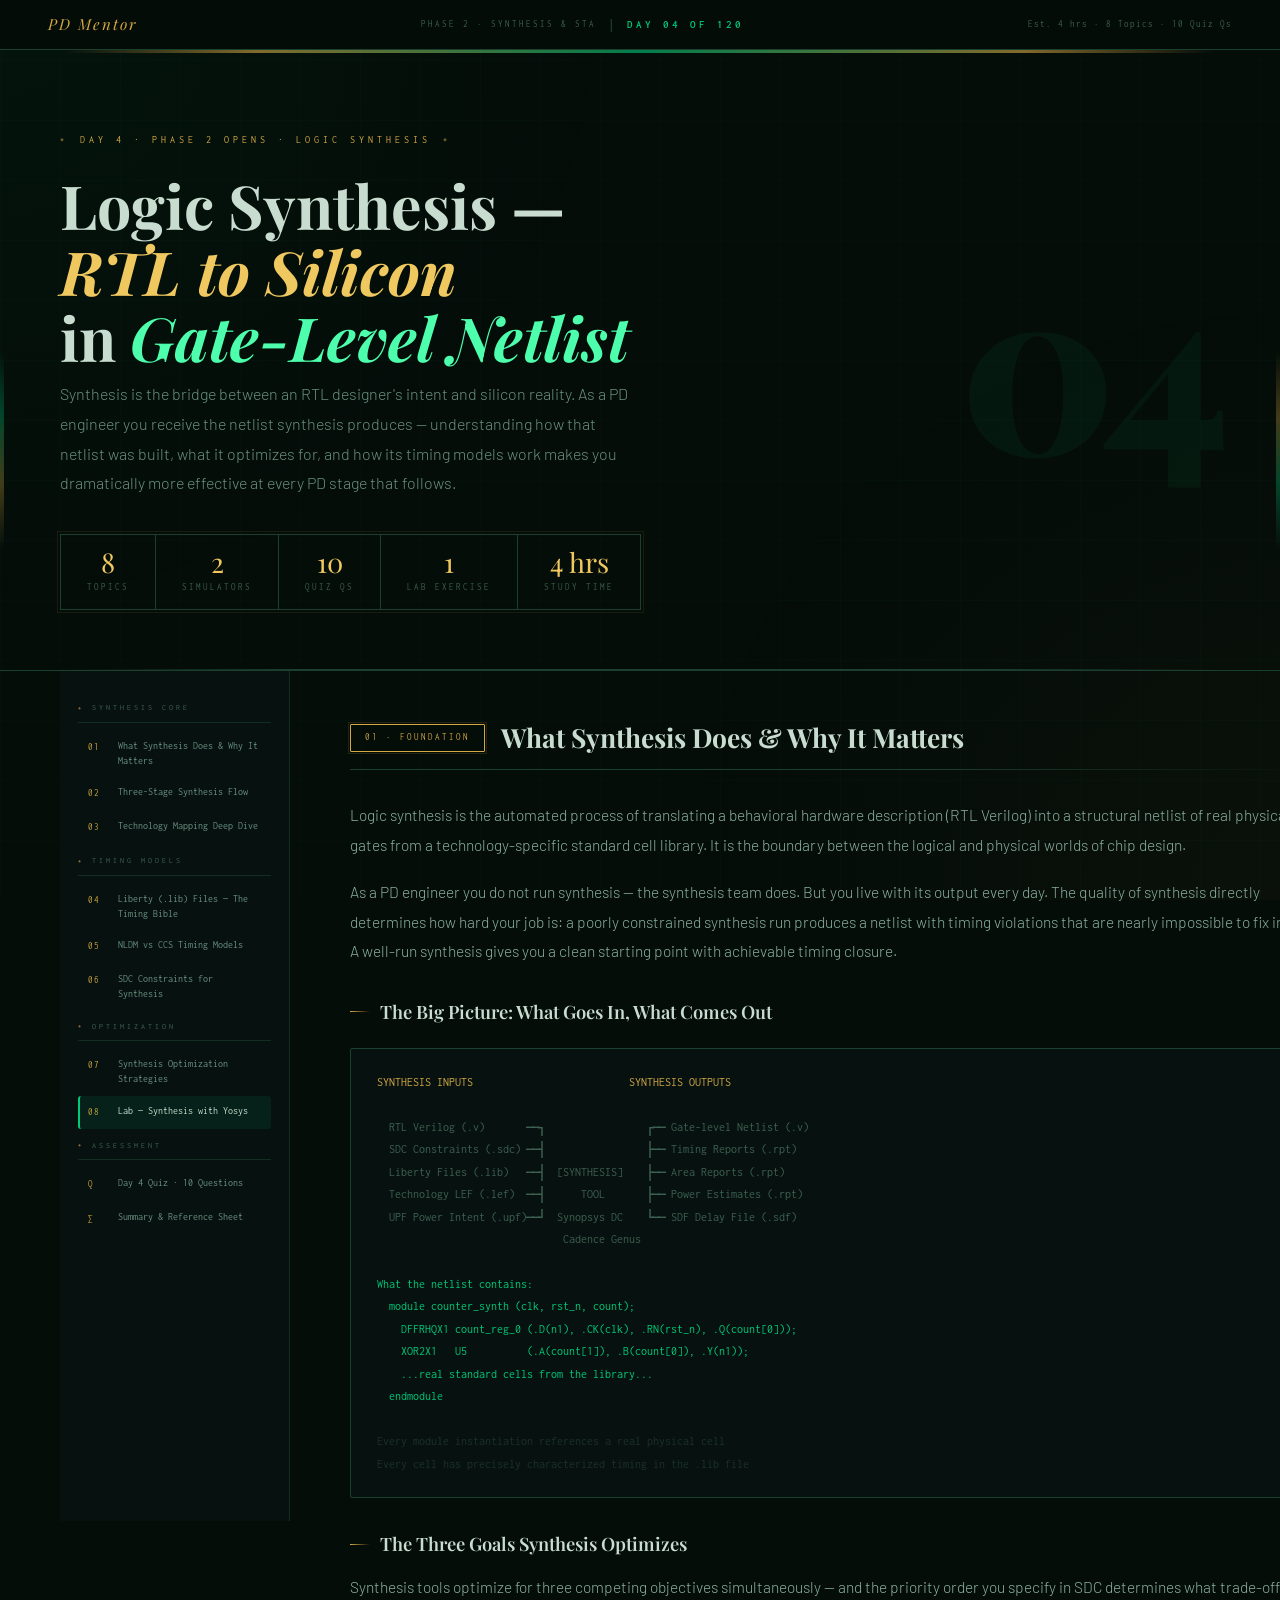
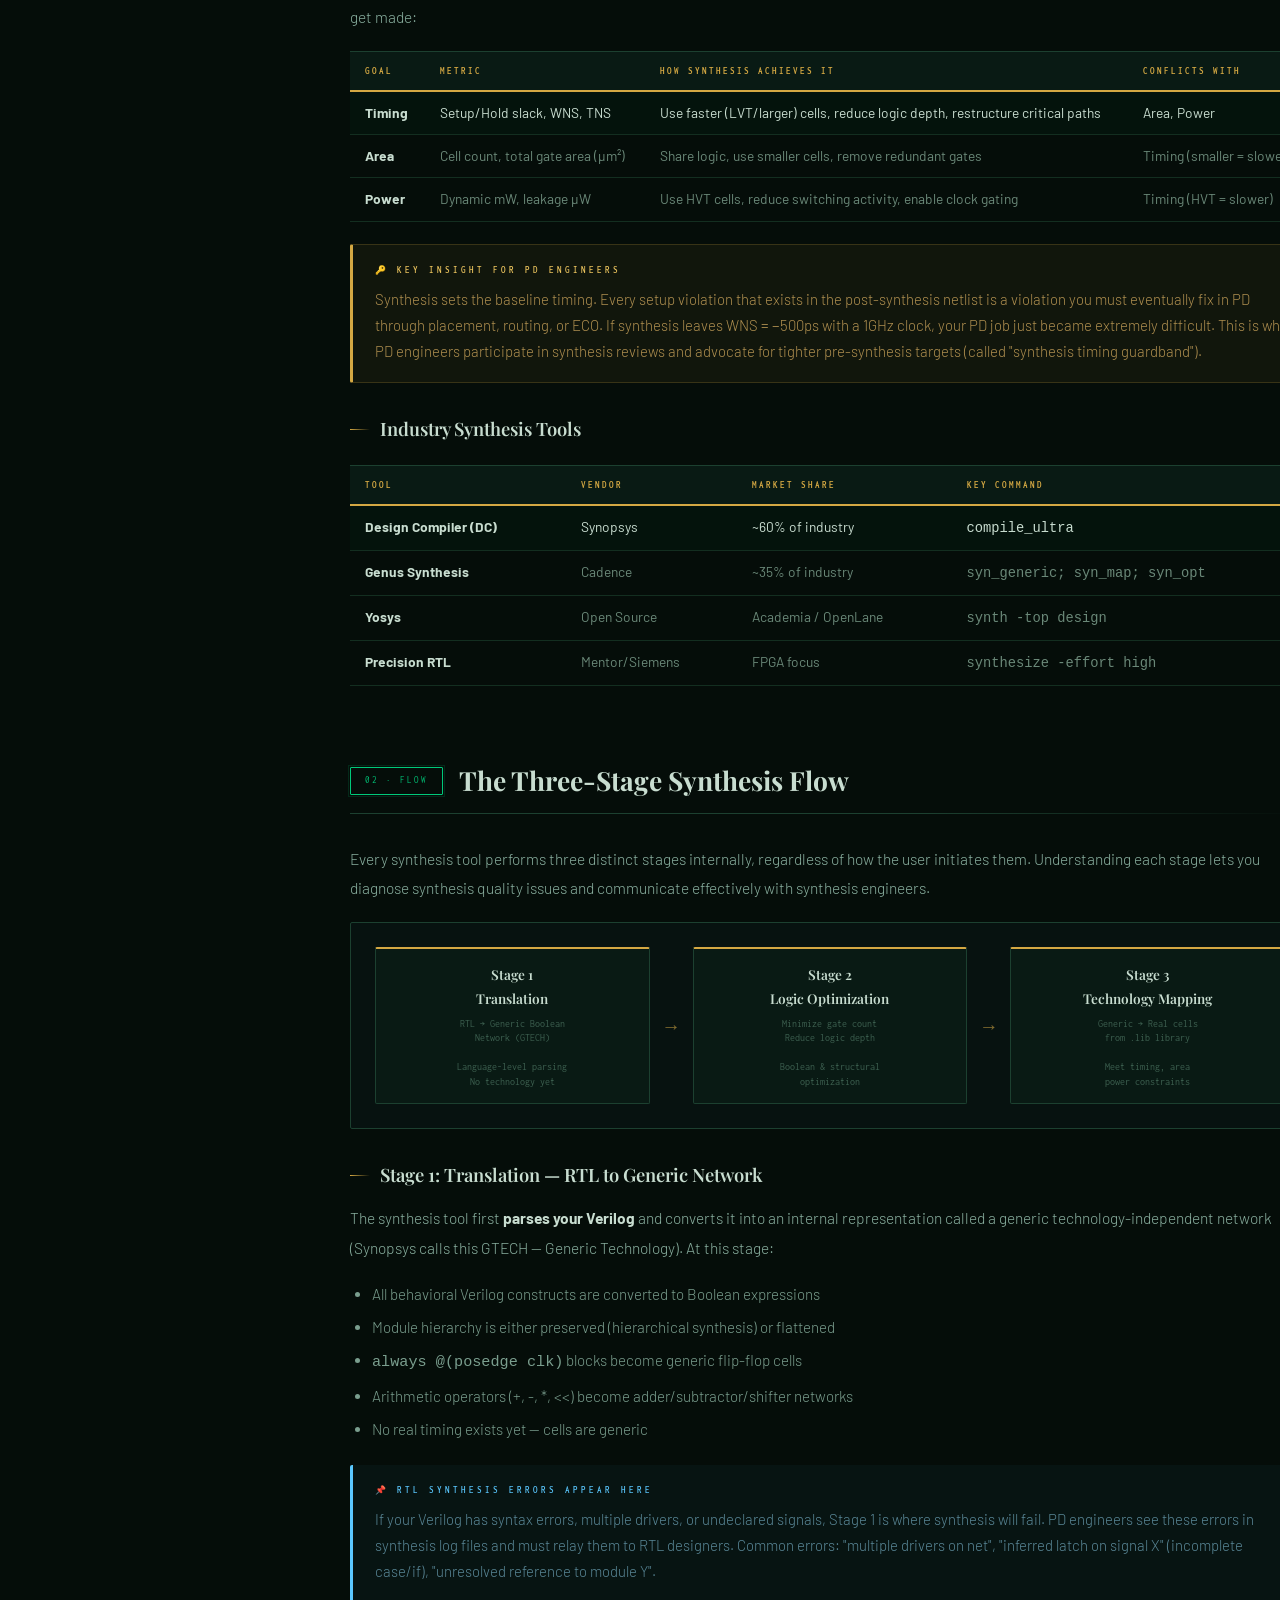
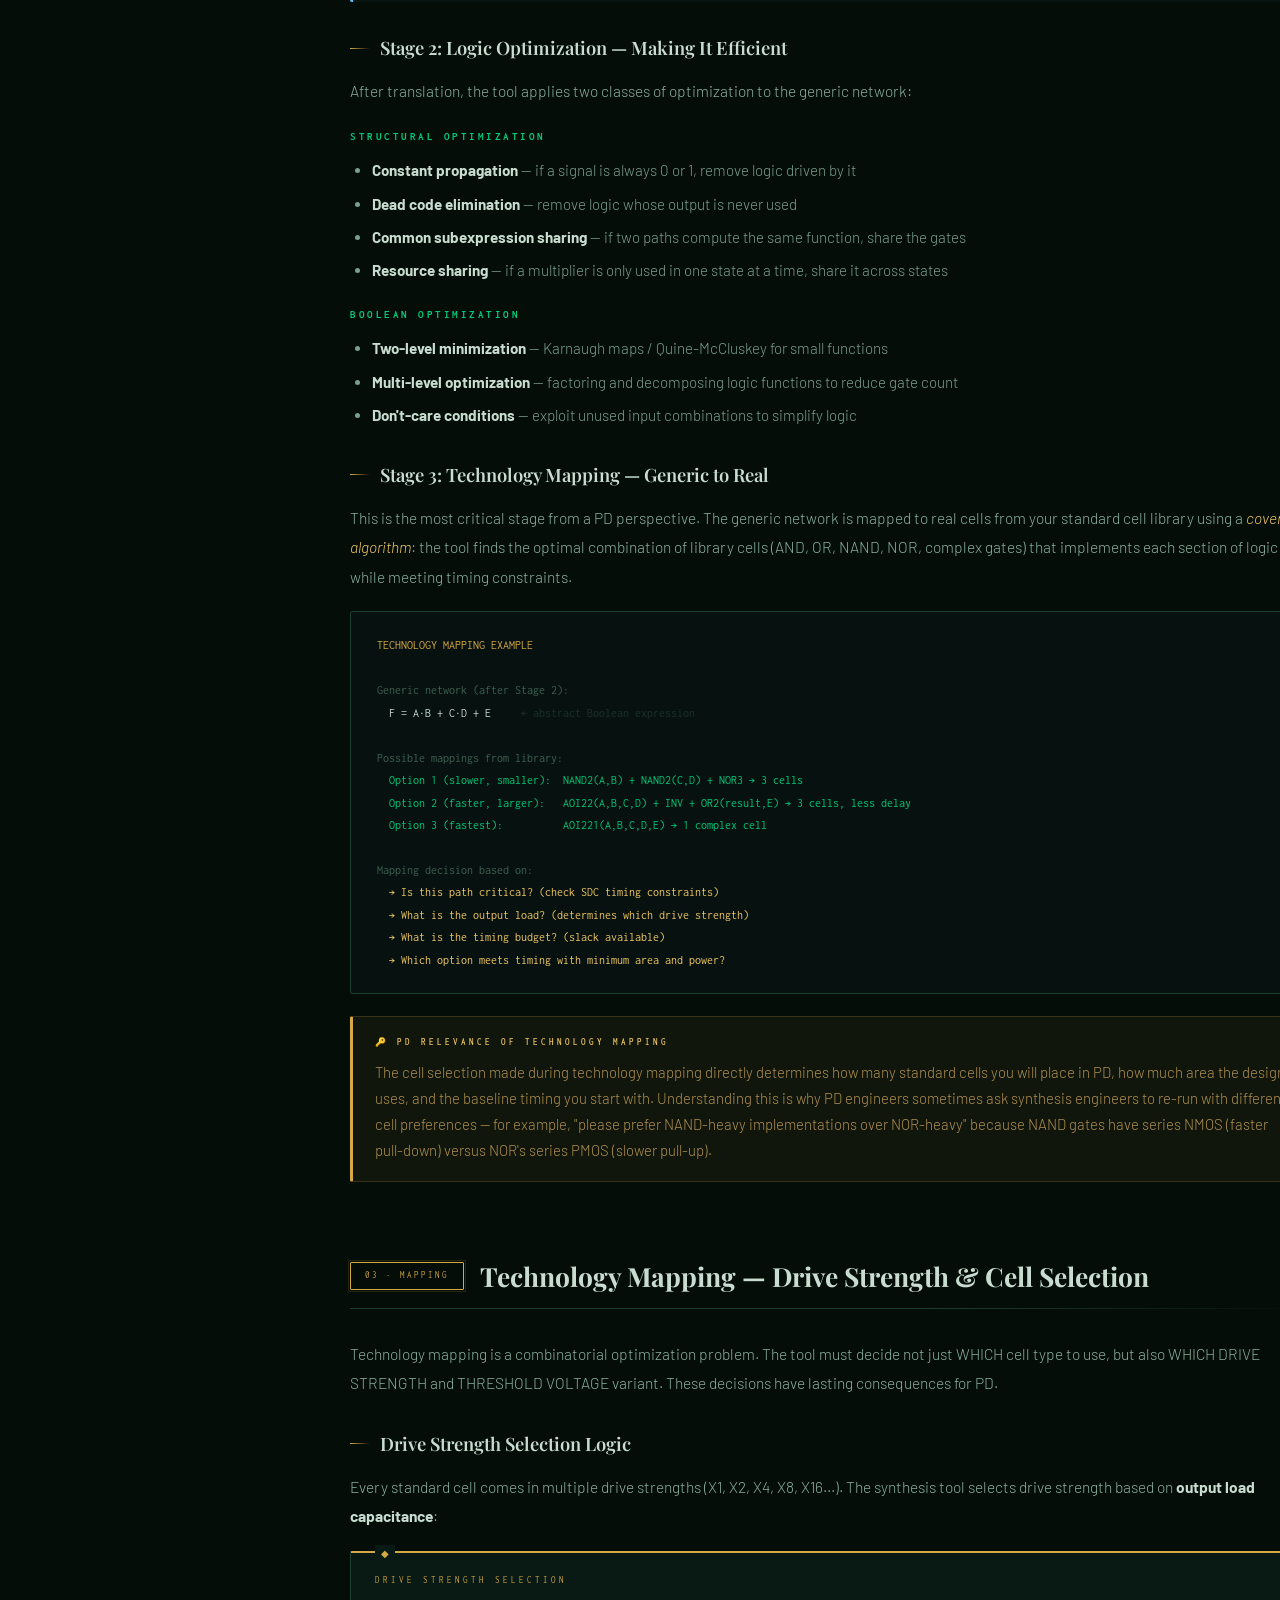
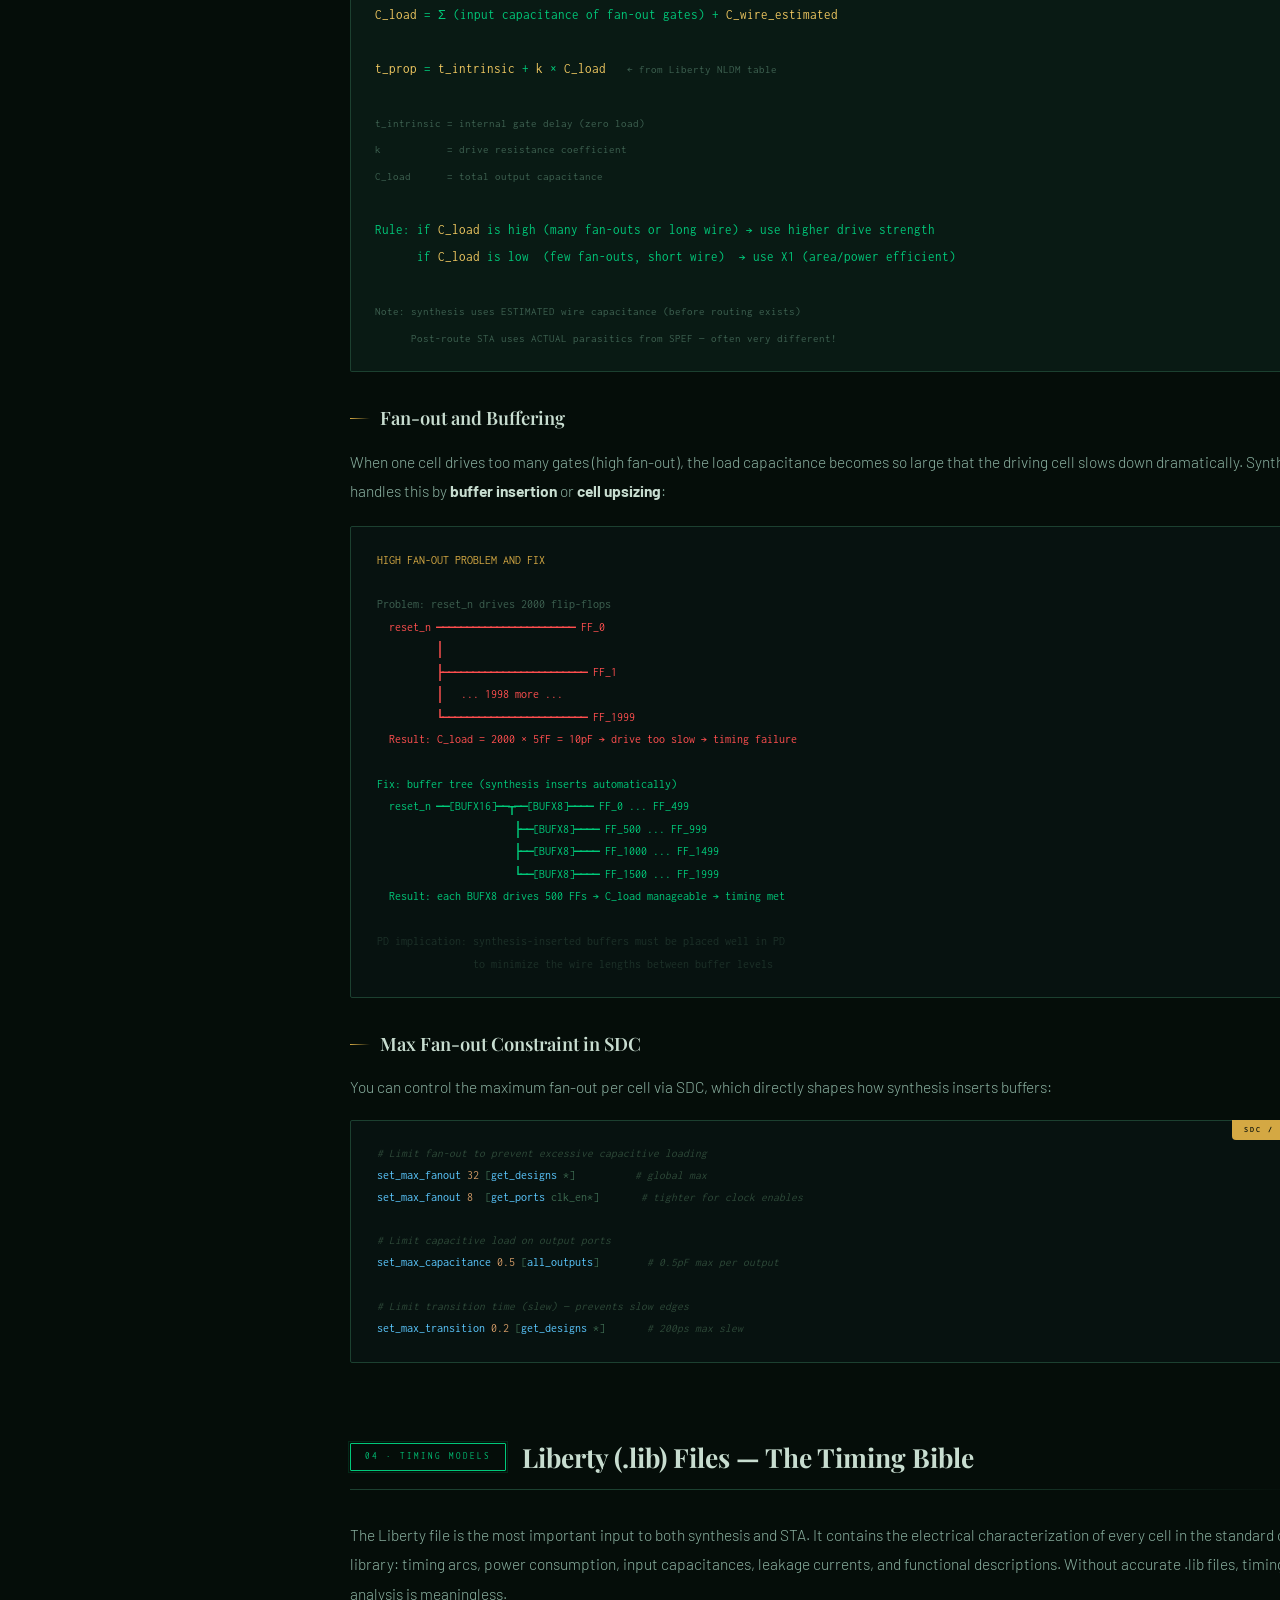
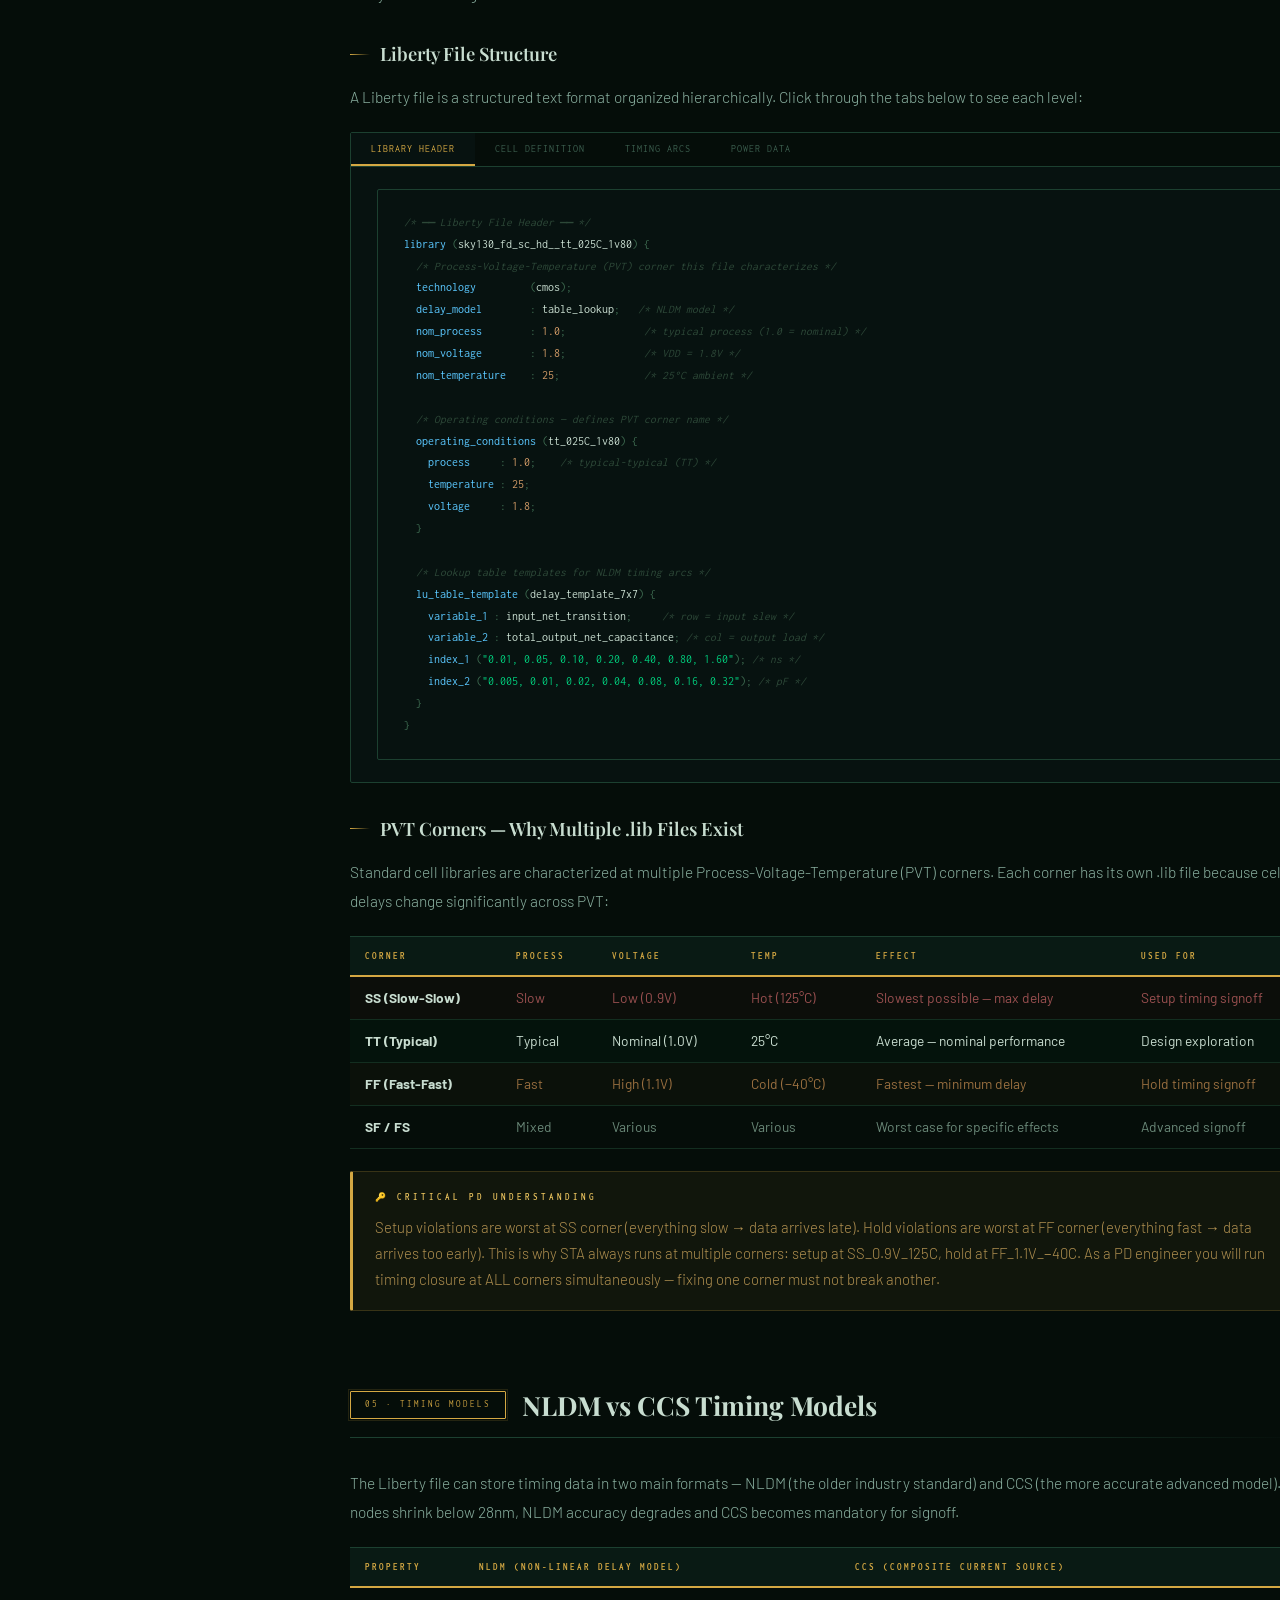
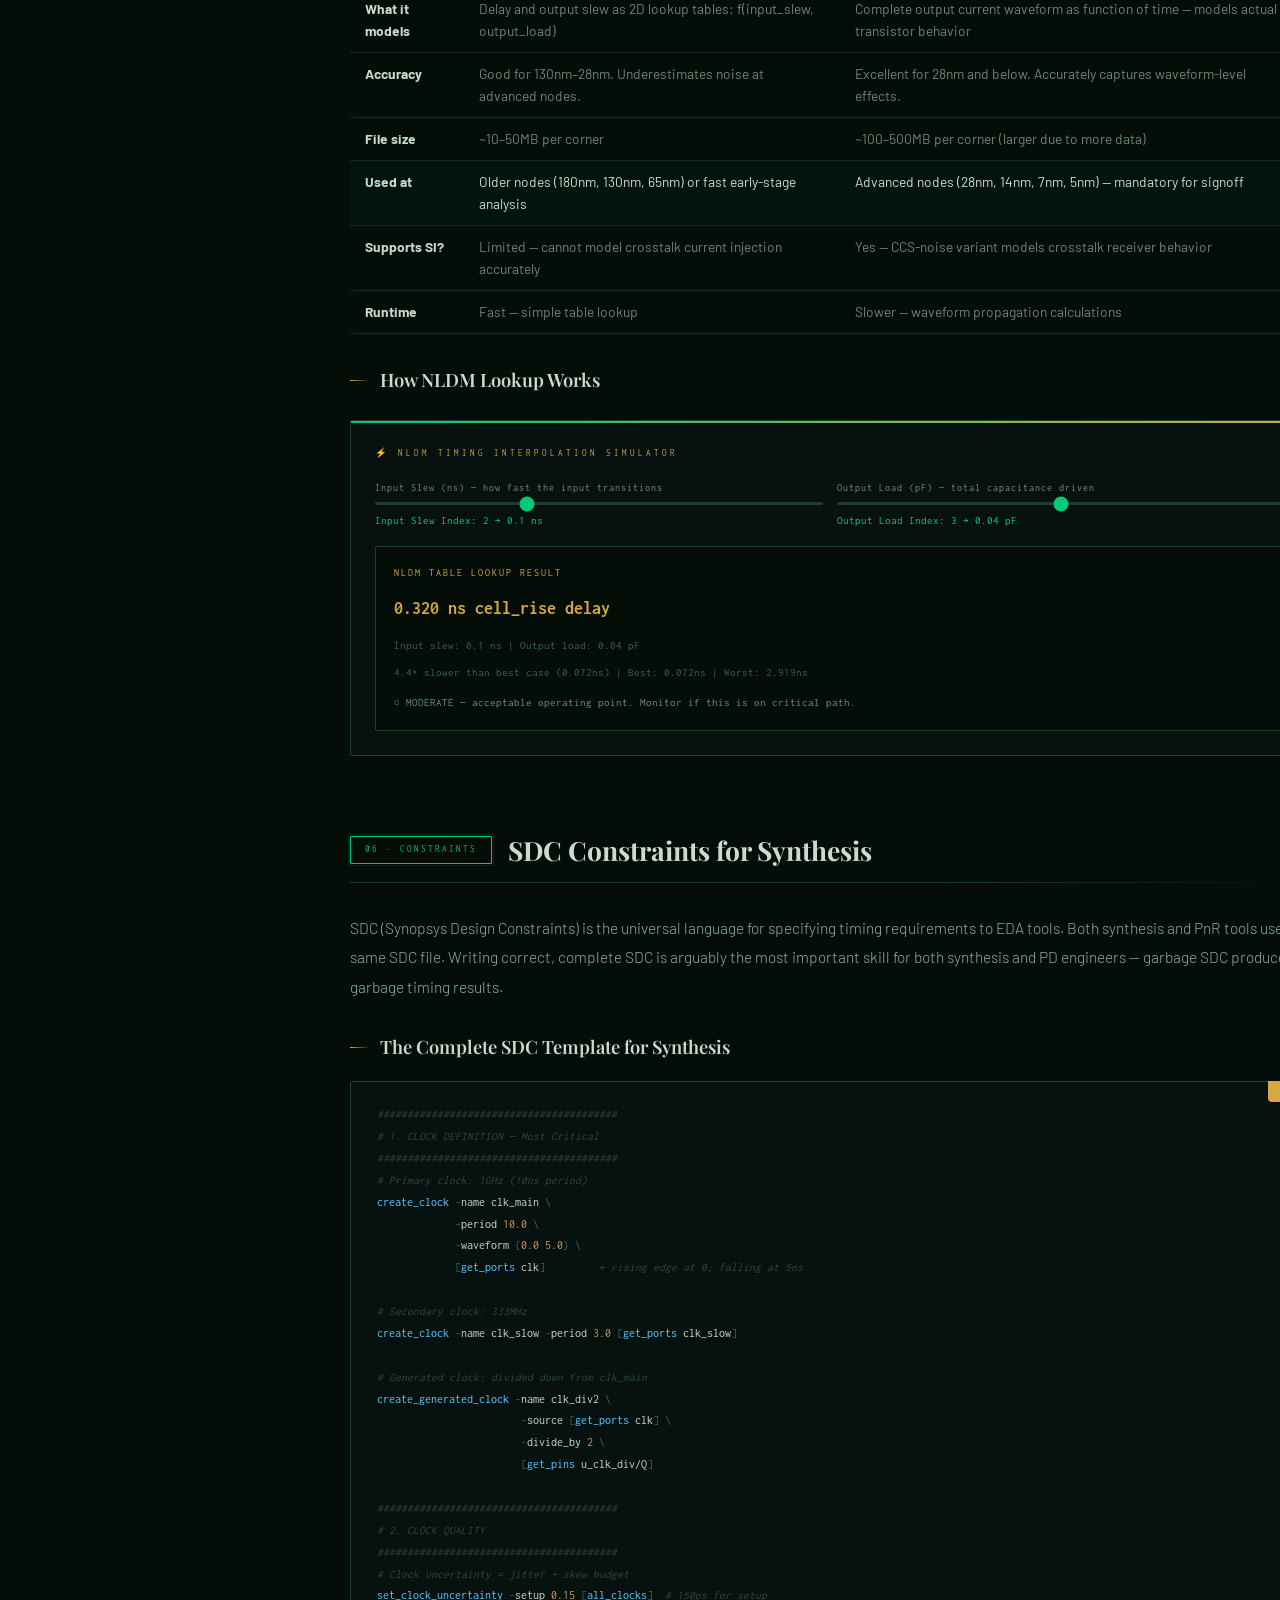
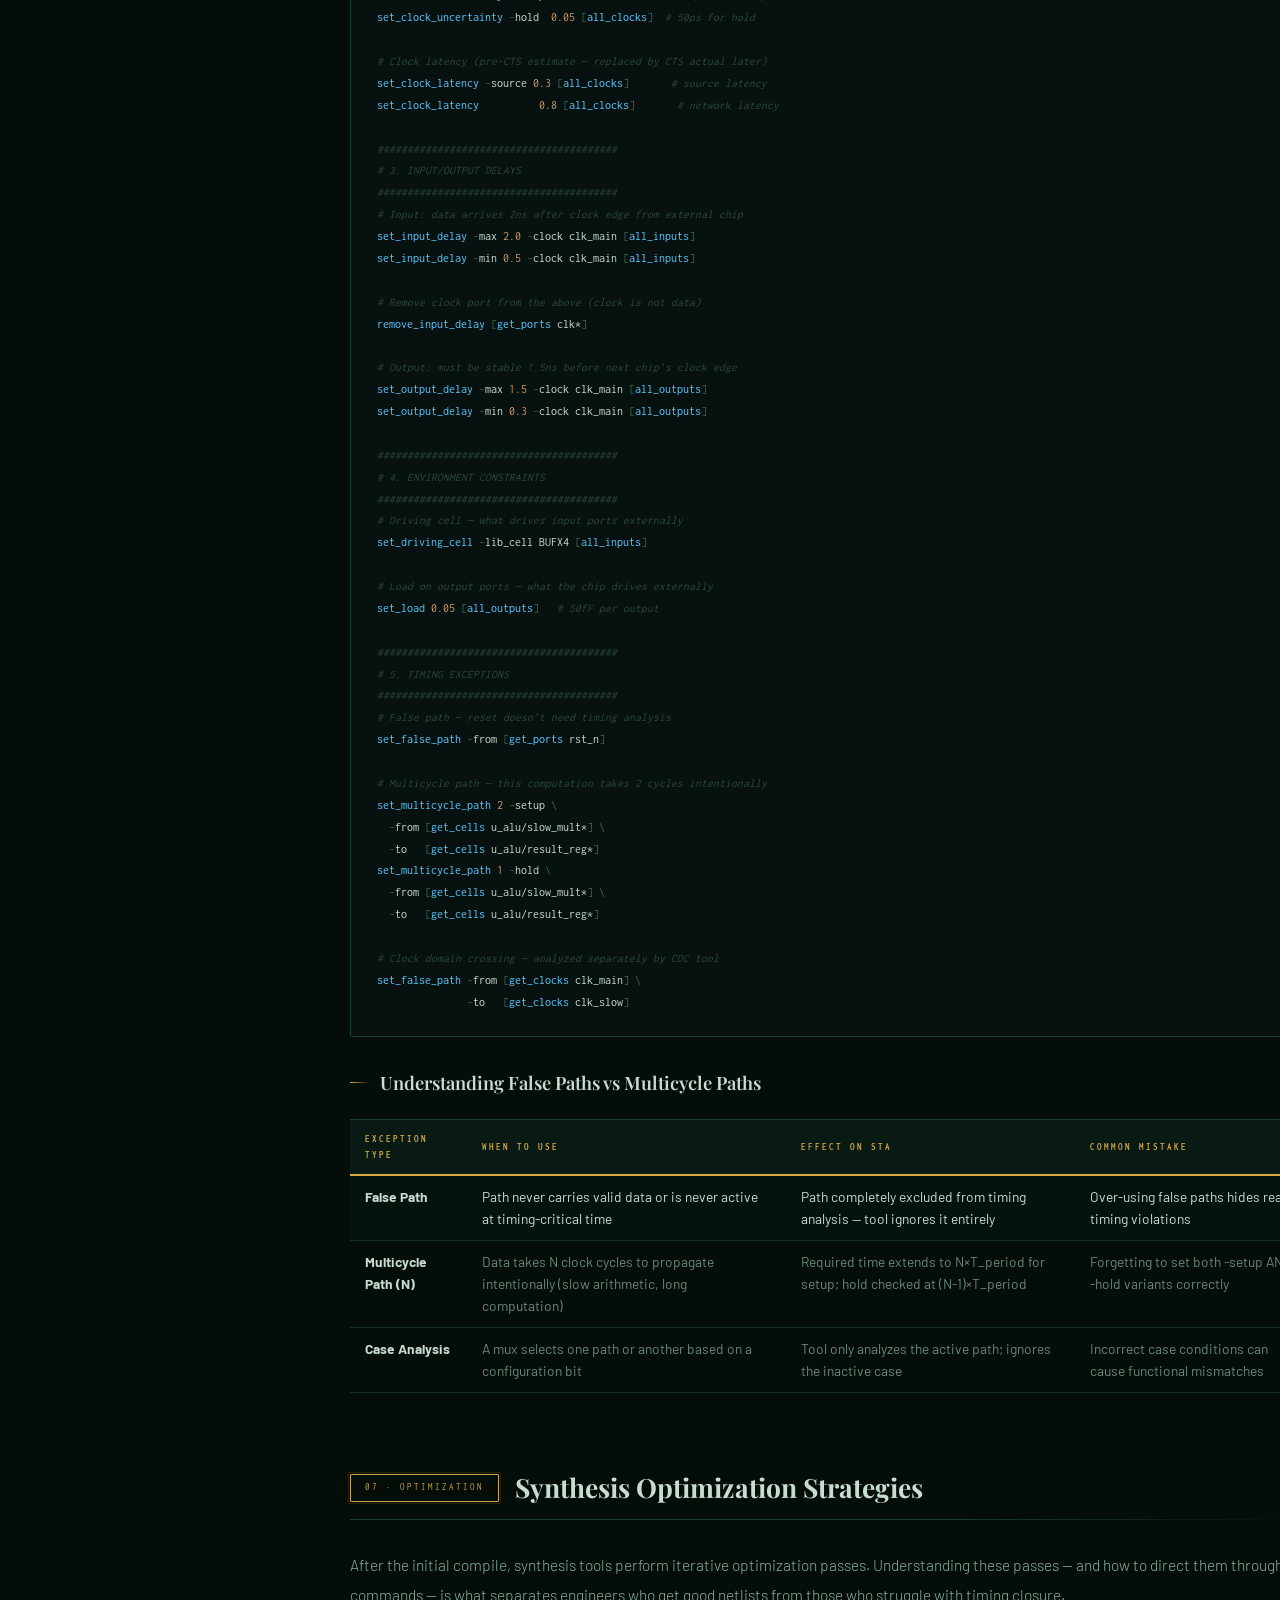
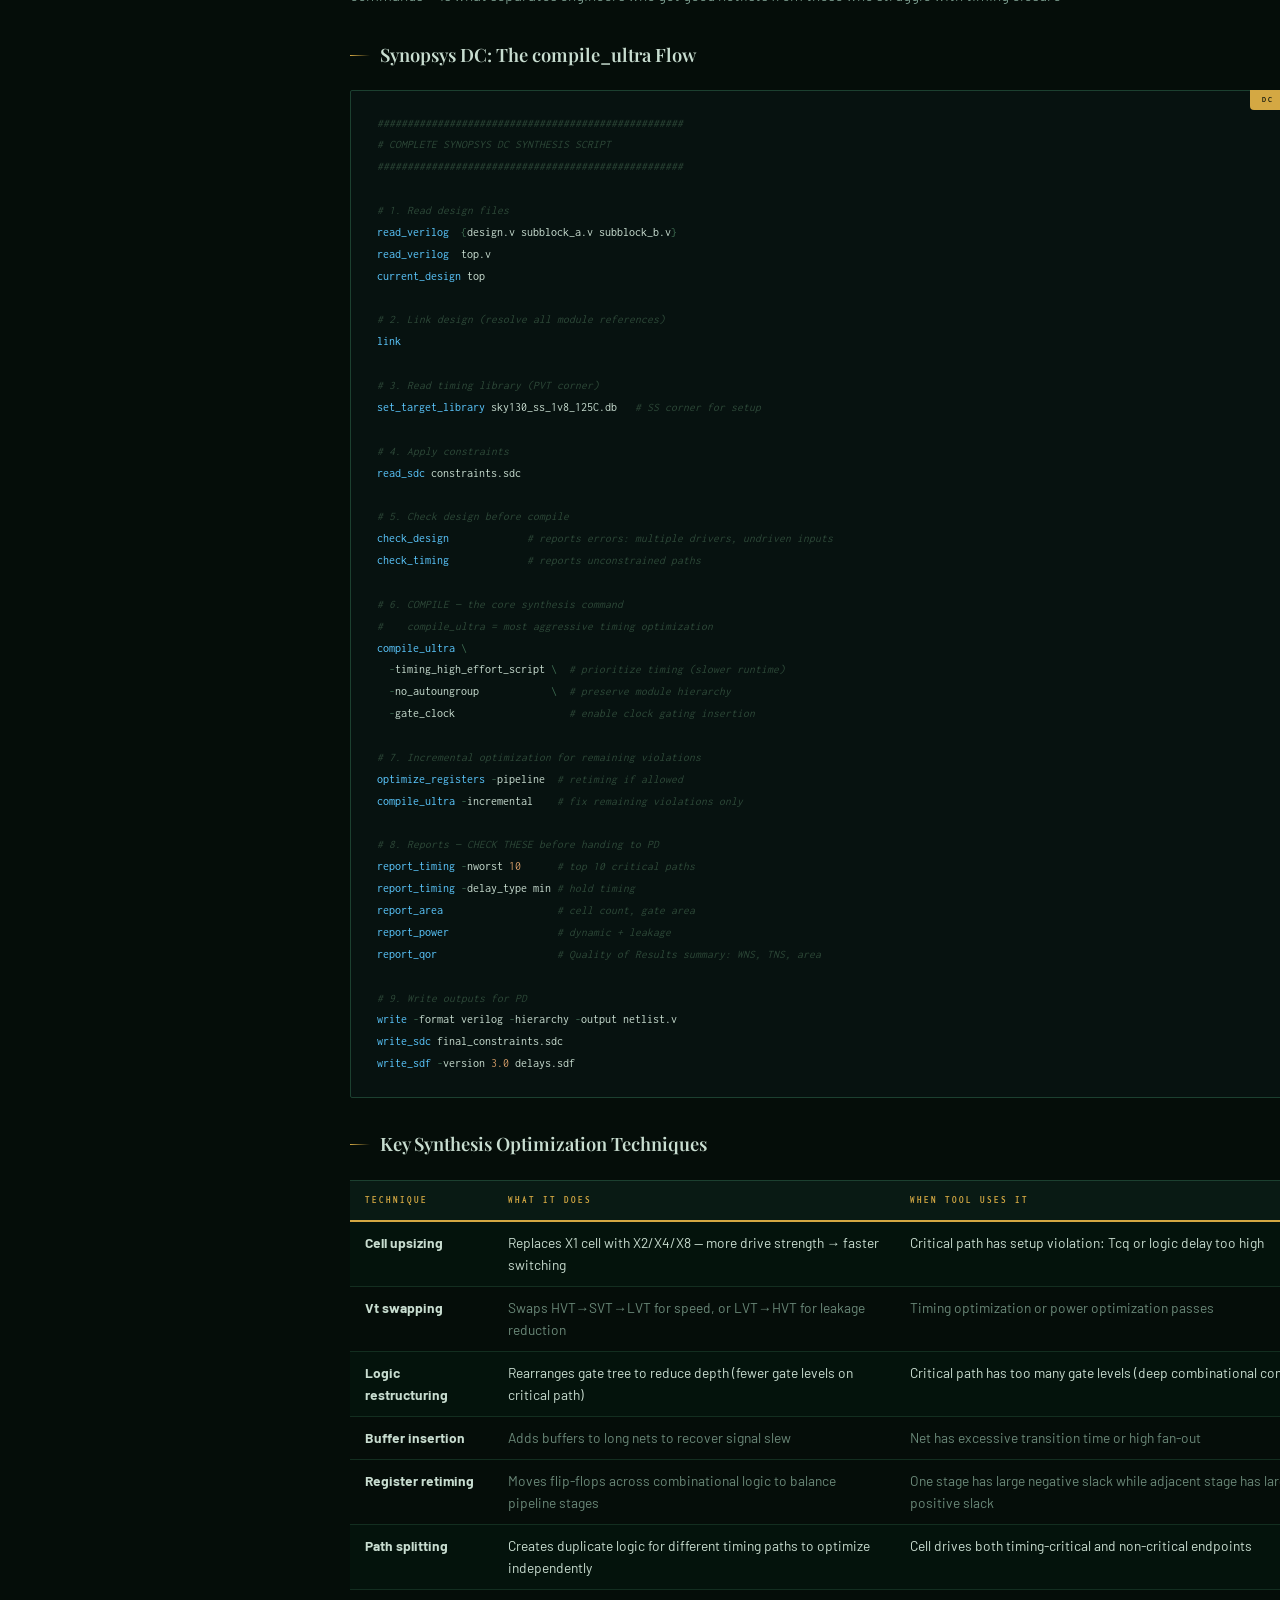
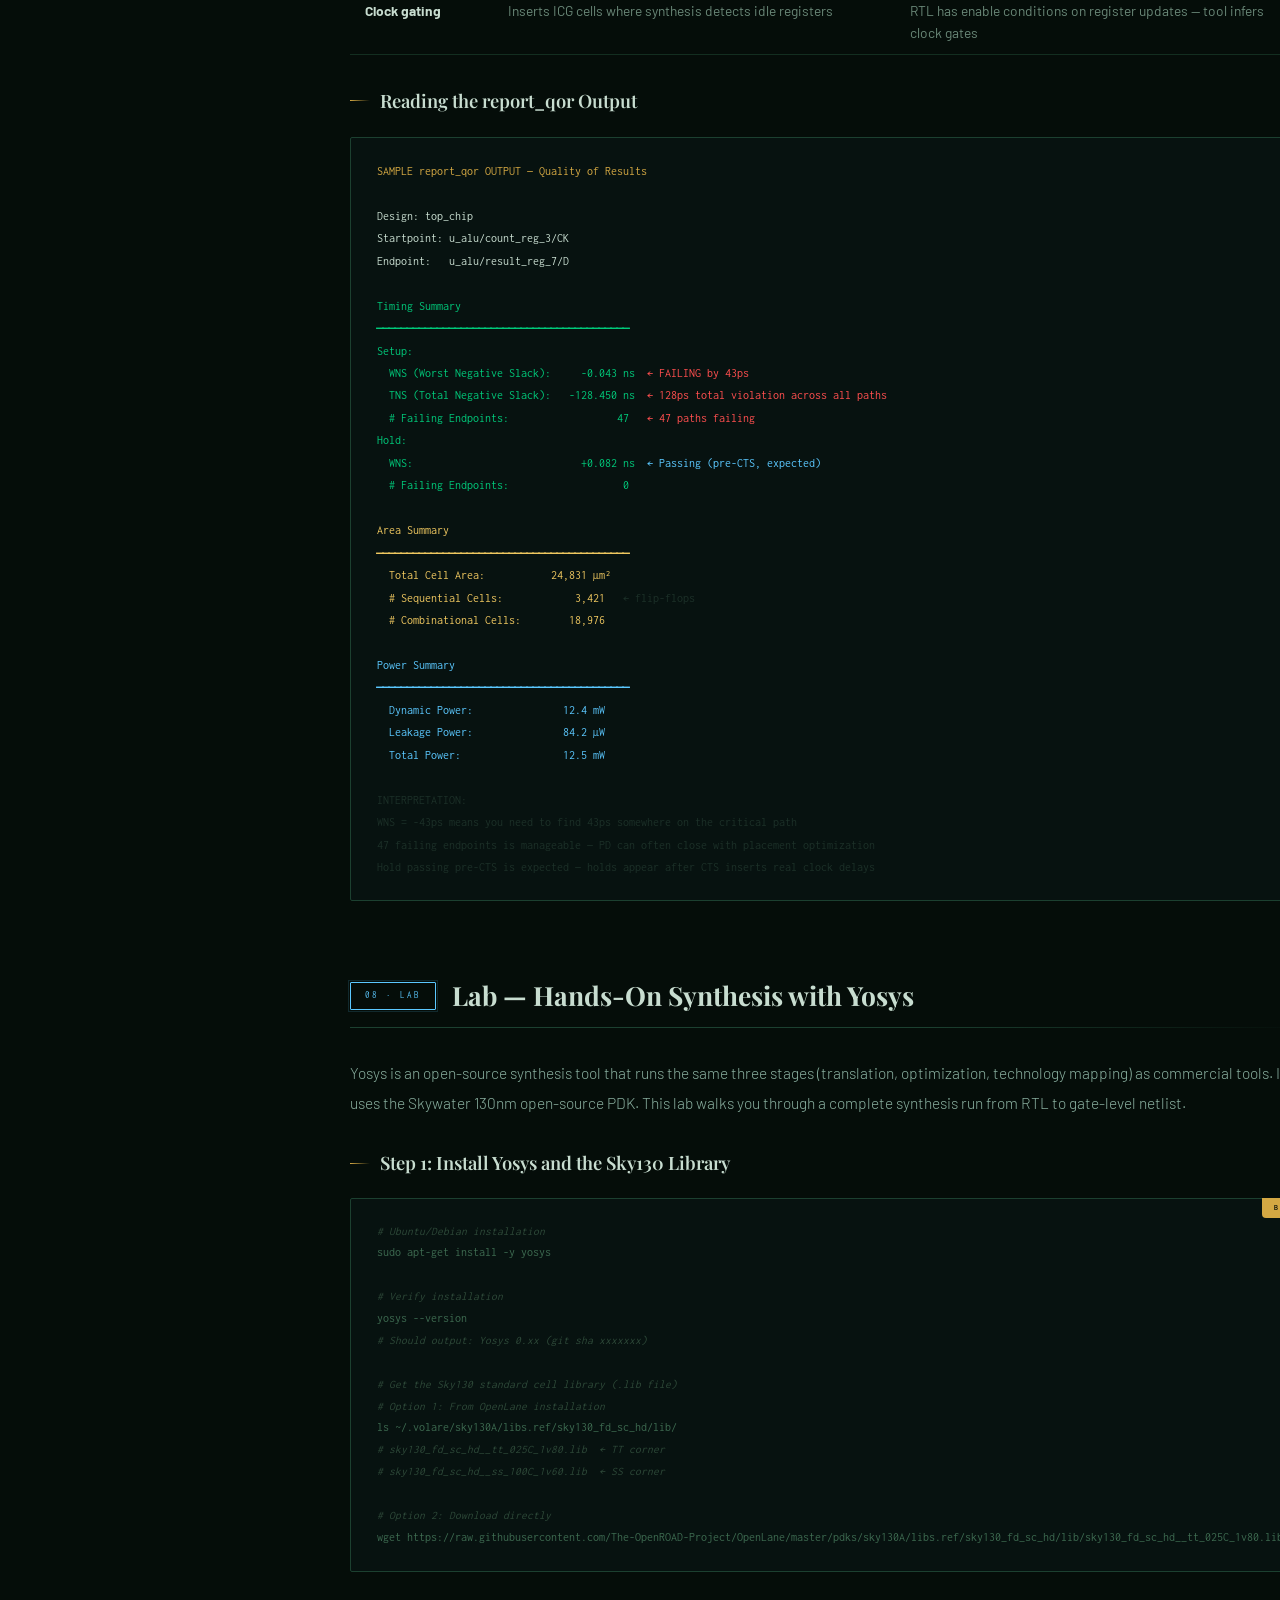
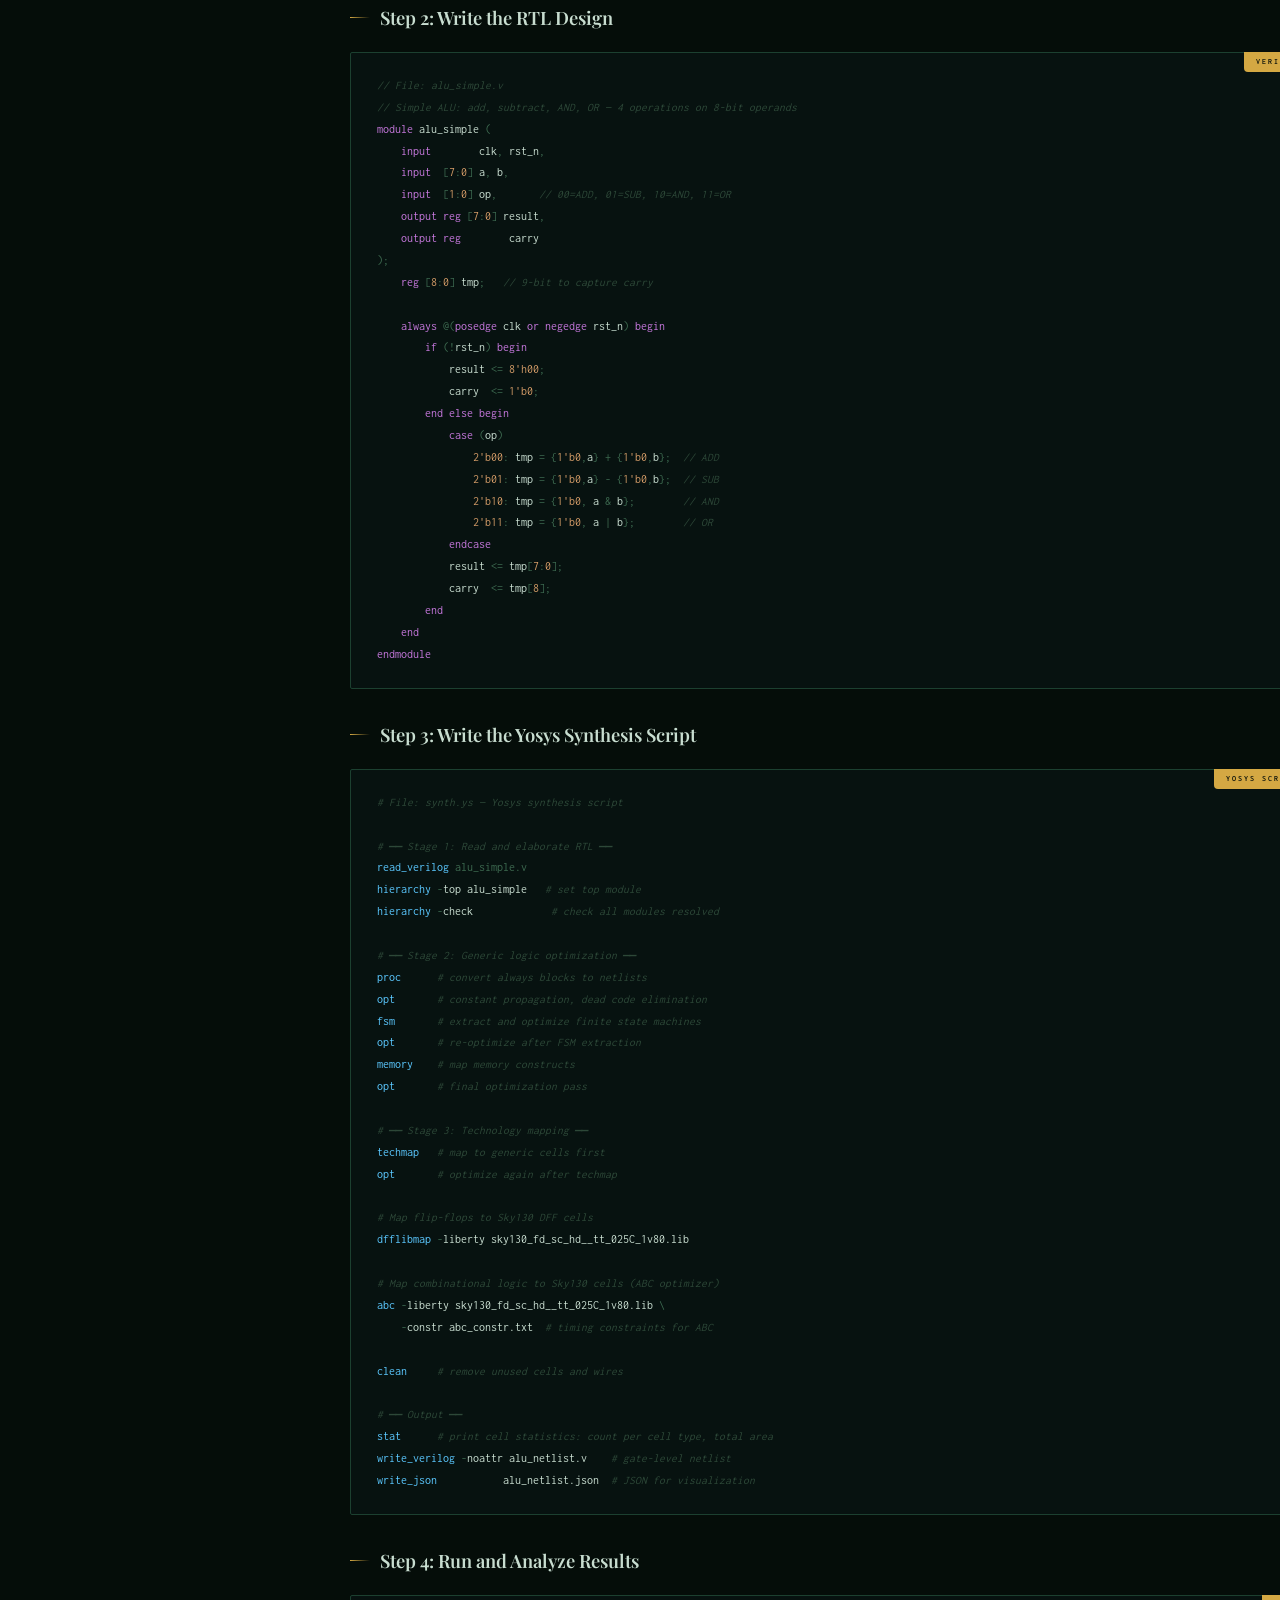
<file: study/day4_logic_synthesis.html>
<!DOCTYPE html>
<html lang="en">
<head>
<meta charset="UTF-8">
<meta name="viewport" content="width=device-width, initial-scale=1.0">
<title>Day 4 — Logic Synthesis | PD Engineer Training</title>
<style>
@import url('https://fonts.googleapis.com/css2?family=Playfair+Display:ital,wght@0,400;0,600;0,700;0,900;1,400;1,700&family=Barlow:wght@300;400;500;600&family=Inconsolata:wght@300;400;500;600;700&display=swap');

:root {
  --bg:       #050d09;
  --bg2:      #071210;
  --bg3:      #091a14;
  --bg4:      #0c2018;
  --border:   #132e20;
  --border2:  #1c4030;
  --emerald:  #00c97a;
  --emerald2: #00a862;
  --emerald3: #4dffac;
  --gold:     #d4a843;
  --gold2:    #f0c860;
  --gold3:    #ffe4a0;
  --copper:   #b87333;
  --red:      #ff4f4f;
  --blue:     #5bc8ff;
  --text:     #c8ddd0;
  --muted:    #3d6050;
  --subtle:   #6a9080;
  --dim:      #1e3828;
  --mono:     'Inconsolata', monospace;
  --serif:    'Playfair Display', serif;
  --sans:     'Barlow', sans-serif;
}

*{margin:0;padding:0;box-sizing:border-box;}
html{scroll-behavior:smooth;}

body{
  font-family:var(--sans);
  background:var(--bg);
  color:var(--text);
  line-height:1.75;
  font-size:16px;
}

/* ── ART DECO PATTERN BG ─────────────────── */
body::before{
  content:'';
  position:fixed;inset:0;
  background-image:
    radial-gradient(circle at 0% 0%, rgba(0,201,122,0.04) 0%, transparent 40%),
    radial-gradient(circle at 100% 100%, rgba(212,168,67,0.03) 0%, transparent 40%),
    linear-gradient(rgba(0,201,122,0.02) 1px, transparent 1px),
    linear-gradient(90deg, rgba(0,201,122,0.02) 1px, transparent 1px);
  background-size:100% 100%, 100% 100%, 60px 60px, 60px 60px;
  pointer-events:none;z-index:0;
}

/* ── DECO SIDE ORNAMENTS ─────────────────── */
.deco-left{
  position:fixed;left:0;top:50%;transform:translateY(-50%);
  width:4px;height:200px;
  background:linear-gradient(to bottom, transparent, var(--emerald), var(--gold), transparent);
  opacity:0.3;z-index:2;
}
.deco-right{
  position:fixed;right:0;top:50%;transform:translateY(-50%);
  width:4px;height:200px;
  background:linear-gradient(to bottom, transparent, var(--gold), var(--emerald), transparent);
  opacity:0.3;z-index:2;
}

.page{position:relative;z-index:1;}

/* ── TOPBAR ───────────────────────────────── */
.topbar{
  position:sticky;top:0;z-index:500;
  background:rgba(5,13,9,0.97);
  border-bottom:1px solid var(--border2);
  backdrop-filter:blur(20px);
  height:50px;
  display:flex;align-items:center;
  padding:0 48px;
  justify-content:space-between;
  gap:20px;
}

.tb-brand{
  font-family:var(--serif);
  font-size:0.95rem;
  color:var(--gold);
  letter-spacing:2px;
  font-style:italic;
}

.tb-center{
  display:flex;align-items:center;gap:14px;
}

.tb-phase{
  font-family:var(--mono);
  font-size:0.58rem;
  color:var(--muted);
  letter-spacing:2px;
  text-transform:uppercase;
}

.tb-sep{color:var(--border2);}

.tb-day{
  font-family:var(--mono);
  font-size:0.68rem;
  color:var(--emerald);
  letter-spacing:3px;
  font-weight:600;
  text-transform:uppercase;
}

.tb-right{
  font-family:var(--mono);
  font-size:0.58rem;
  color:var(--muted);
  letter-spacing:1px;
}

/* ── HERO ─────────────────────────────────── */
.hero{
  position:relative;overflow:hidden;
  padding:72px 60px 60px;
  border-bottom:1px solid var(--border2);
}

/* deco gold lines */
.hero::before{
  content:'';
  position:absolute;
  top:0;left:0;right:0;
  height:3px;
  background:linear-gradient(90deg, transparent 5%, var(--gold) 20%, var(--emerald) 50%, var(--gold) 80%, transparent 95%);
  opacity:0.6;
}

.hero::after{
  content:'';
  position:absolute;
  bottom:0;left:60px;right:60px;
  height:1px;
  background:linear-gradient(90deg, transparent, var(--border2) 20%, var(--border2) 80%, transparent);
}

.hero-deco{
  position:absolute;
  right:60px;top:50%;transform:translateY(-50%);
  opacity:0.06;
  font-family:var(--serif);
  font-size:clamp(8rem,18vw,16rem);
  color:var(--emerald);
  line-height:1;
  font-weight:900;
  pointer-events:none;
  letter-spacing:-10px;
}

.hero-inner{position:relative;z-index:1;max-width:720px;}

.hero-tag{
  display:inline-flex;align-items:center;gap:12px;
  font-family:var(--mono);
  font-size:0.6rem;
  color:var(--gold);
  letter-spacing:4px;
  text-transform:uppercase;
  margin-bottom:24px;
}

.hero-tag::before,.hero-tag::after{
  content:'◆';font-size:0.5rem;color:var(--gold);opacity:0.5;
}

.hero h1{
  font-family:var(--serif);
  font-size:clamp(2.2rem,5vw,3.8rem);
  line-height:1.08;
  color:var(--text);
  margin-bottom:10px;
  font-weight:700;
}

.hero h1 em{font-style:italic;color:var(--gold2);}
.hero h1 .em2{font-style:italic;color:var(--emerald3);}

.hero-sub{
  font-family:var(--sans);
  font-weight:300;
  font-size:1rem;
  color:var(--subtle);
  max-width:580px;
  line-height:1.85;
  margin-bottom:36px;
}

.hero-stats{
  display:flex;gap:0;
  border:1px solid var(--border2);
  width:fit-content;
  position:relative;
}

.hero-stats::before{
  content:'';
  position:absolute;
  top:-4px;left:-4px;right:-4px;bottom:-4px;
  border:1px solid rgba(212,168,67,0.1);
  pointer-events:none;
}

.hs-item{
  padding:14px 26px;
  border-right:1px solid var(--border2);
  text-align:center;
}
.hs-item:last-child{border-right:none;}

.hs-num{
  font-family:var(--serif);
  font-size:1.7rem;
  color:var(--gold2);
  line-height:1;
  margin-bottom:4px;
}

.hs-label{
  font-family:var(--mono);
  font-size:0.55rem;
  color:var(--muted);
  letter-spacing:2px;
  text-transform:uppercase;
}

/* ── LAYOUT ───────────────────────────────── */
.layout{
  display:grid;
  grid-template-columns:230px 1fr;
  max-width:1160px;
  margin:0 auto;
}

/* ── SIDEBAR ──────────────────────────────── */
.sidebar{
  position:sticky;top:50px;
  height:calc(100vh - 50px);
  overflow-y:auto;
  border-right:1px solid var(--border);
  background:var(--bg2);
  padding:30px 0;
}

.sb-group{
  padding:0 18px;
  margin-bottom:10px;
}

.sb-group-label{
  font-family:var(--mono);
  font-size:0.53rem;
  letter-spacing:3px;
  color:var(--muted);
  text-transform:uppercase;
  margin-bottom:8px;
  padding-bottom:6px;
  border-bottom:1px solid var(--border);
  display:flex;align-items:center;gap:8px;
}

.sb-group-label::before{content:'◆';font-size:0.4rem;color:var(--gold);opacity:0.6;}

.sb-item{
  display:flex;align-items:flex-start;gap:10px;
  padding:8px 10px;
  border-radius:3px;
  text-decoration:none;
  margin-bottom:1px;
  transition:all 0.15s;
  cursor:pointer;
}

.sb-item:hover{background:rgba(0,201,122,0.06);}
.sb-item.active{
  background:rgba(0,201,122,0.08);
  border-left:2px solid var(--emerald);
  padding-left:8px;
}

.sb-n{
  font-family:var(--mono);
  font-size:0.57rem;
  color:var(--gold);
  min-width:20px;margin-top:1px;
  letter-spacing:1px;
}

.sb-t{
  font-family:var(--mono);
  font-size:0.63rem;
  color:var(--subtle);
  line-height:1.45;
}

.sb-item:hover .sb-t,.sb-item.active .sb-t{color:var(--text);}

/* ── MAIN ─────────────────────────────────── */
.main{
  padding:52px 60px 100px;
}

/* ── SECTION ──────────────────────────────── */
.ls{
  margin-bottom:80px;
  scroll-margin-top:66px;
}

.sec-hdr{
  display:flex;align-items:center;gap:16px;
  margin-bottom:30px;
  padding-bottom:18px;
  position:relative;
}

.sec-hdr::after{
  content:'';
  position:absolute;bottom:0;left:0;right:0;
  height:1px;
  background:linear-gradient(90deg, var(--border2) 60%, transparent);
}

.sec-badge{
  font-family:var(--mono);
  font-size:0.57rem;
  letter-spacing:2px;
  padding:5px 14px;
  border:1px solid var(--gold);
  color:var(--gold);
  border-radius:1px;
  white-space:nowrap;
  text-transform:uppercase;
  position:relative;
}

.sec-badge::before{
  content:'';
  position:absolute;
  top:-3px;left:-3px;right:-3px;bottom:-3px;
  border:1px solid rgba(212,168,67,0.15);
}

.sec-badge.em{border-color:var(--emerald);color:var(--emerald);}
.sec-badge.em::before{border-color:rgba(0,201,122,0.15);}
.sec-badge.bl{border-color:var(--blue);color:var(--blue);}
.sec-badge.bl::before{border-color:rgba(91,200,255,0.15);}
.sec-badge.rd{border-color:var(--red);color:var(--red);}
.sec-badge.rd::before{border-color:rgba(255,79,79,0.15);}

.sec-title{
  font-family:var(--serif);
  font-size:1.65rem;
  color:var(--text);
  line-height:1.1;
  font-weight:700;
}

/* ── PROSE ────────────────────────────────── */
p{
  font-size:0.97rem;
  line-height:1.9;
  color:#8ab0a0;
  margin-bottom:18px;
  font-weight:300;
}

h3{
  font-family:var(--serif);
  font-size:1.15rem;
  color:var(--text);
  margin:30px 0 12px;
  font-weight:600;
  display:flex;align-items:center;gap:10px;
}

h3::before{
  content:'';
  display:inline-block;width:20px;height:1px;
  background:linear-gradient(90deg,var(--gold),transparent);
  flex-shrink:0;
}

h4{
  font-family:var(--mono);
  font-size:0.66rem;
  color:var(--emerald);
  text-transform:uppercase;
  letter-spacing:2.5px;
  margin:22px 0 10px;
}

ul,ol{padding-left:22px;margin-bottom:18px;}

li{
  font-size:0.95rem;
  line-height:1.85;
  color:#7a9e8e;
  margin-bottom:5px;
  font-weight:300;
}

li strong{color:var(--text);}
strong{color:var(--text);}
em{color:var(--gold2);font-style:italic;}

/* ── CALLOUT BOXES ────────────────────────── */
.box{
  border-radius:2px;
  padding:18px 22px;
  margin:22px 0;
  position:relative;
}

.box-label{
  font-family:var(--mono);
  font-size:0.55rem;
  letter-spacing:3px;
  text-transform:uppercase;
  font-weight:600;
  margin-bottom:8px;
}

.box p{margin:0;font-size:0.93rem;line-height:1.75;}

.box-gold{
  background:rgba(212,168,67,0.06);
  border:1px solid rgba(212,168,67,0.2);
  border-left:3px solid var(--gold);
}
.box-gold .box-label{color:var(--gold2);}
.box-gold p{color:#b09050;}

.box-em{
  background:rgba(0,201,122,0.05);
  border-left:3px solid var(--emerald2);
}
.box-em .box-label{color:var(--emerald);}
.box-em p{color:#5a9a70;}

.box-warn{
  background:rgba(255,79,79,0.05);
  border:1px solid rgba(255,79,79,0.2);
}
.box-warn .box-label{color:var(--red);}
.box-warn p{color:#a06060;}

.box-note{
  background:rgba(91,200,255,0.04);
  border-left:3px solid var(--blue);
}
.box-note .box-label{color:var(--blue);}
.box-note p{color:#5a8898;}

/* ── DIAGRAM ──────────────────────────────── */
.diagram{
  background:var(--bg2);
  border:1px solid var(--border2);
  border-radius:2px;
  padding:22px 26px;
  margin:20px 0;
  overflow-x:auto;
  font-family:var(--mono);
  font-size:0.72rem;
  line-height:1.95;
  white-space:pre;
  color:#3d6050;
}

.diagram .g {color:var(--emerald);}
.diagram .g2{color:var(--emerald3);}
.diagram .au{color:var(--gold);}
.diagram .a2{color:var(--gold2);}
.diagram .r {color:var(--red);}
.diagram .b {color:var(--blue);}
.diagram .w {color:var(--text);}
.diagram .d {color:#1c3028;}

/* ── CODE BLOCK ───────────────────────────── */
.code-wrap{position:relative;margin:18px 0;}

.code-lang{
  position:absolute;top:0;right:0;
  font-family:var(--mono);
  font-size:0.52rem;
  letter-spacing:2px;
  background:var(--gold);
  color:var(--bg);
  padding:3px 12px;
  border-radius:0 2px 0 4px;
  text-transform:uppercase;
  font-weight:600;
}

.code-block{
  background:var(--bg2);
  border:1px solid var(--border2);
  border-radius:2px;
  padding:22px 26px;
  overflow-x:auto;
  font-family:var(--mono);
  font-size:0.72rem;
  line-height:1.9;
  white-space:pre;
  color:#3d6a50;
  tab-size:2;
}

.kw {color:#c678dd;}
.ty {color:var(--gold2);}
.str{color:var(--emerald);}
.cm {color:#2d4838;font-style:italic;}
.nm {color:#d19a66;}
.fn {color:var(--blue);}
.va {color:var(--text);}
.op2{color:var(--gold);}

/* ── TABLE ────────────────────────────────── */
.tbl{
  width:100%;
  border-collapse:collapse;
  margin:20px 0;
  font-size:0.86rem;
}

.tbl th{
  background:var(--bg3);
  border-bottom:2px solid var(--gold);
  border-top:1px solid var(--border2);
  padding:11px 15px;
  text-align:left;
  font-family:var(--mono);
  font-size:0.58rem;
  letter-spacing:2px;
  text-transform:uppercase;
  color:var(--gold);
}

.tbl td{
  padding:10px 15px;
  border-bottom:1px solid var(--border);
  color:#6a8878;
  vertical-align:top;
  line-height:1.6;
}

.tbl tr:hover td{background:rgba(0,201,122,0.02);}
.tbl .hi td{color:var(--text);background:rgba(0,201,122,0.03);}
.tbl .warn td{color:#9a7040;background:rgba(212,168,67,0.03);}
.tbl .danger td{color:#9a5050;background:rgba(255,79,79,0.03);}

/* ── FORMULA ──────────────────────────────── */
.formula-box{
  background:var(--bg3);
  border:1px solid var(--border2);
  border-top:2px solid var(--gold);
  border-radius:2px;
  padding:20px 24px;
  margin:20px 0;
  position:relative;
}

.formula-box::before{
  content:'◆';
  position:absolute;top:-8px;left:24px;
  background:var(--bg3);
  padding:0 6px;
  color:var(--gold);
  font-size:0.6rem;
}

.f-title{
  font-family:var(--mono);
  font-size:0.55rem;
  letter-spacing:3px;
  color:var(--gold);
  text-transform:uppercase;
  margin-bottom:14px;
}

.formula{
  font-family:var(--mono);
  font-size:0.8rem;
  color:var(--emerald);
  line-height:2.1;
  white-space:pre;
}

.formula .fv{color:var(--gold2);}
.formula .fc{color:var(--muted);font-size:0.7rem;}
.formula .fo{color:var(--red);}

/* ── SYNTHESIS FLOW ───────────────────────── */
.synth-flow{
  display:grid;
  grid-template-columns:1fr auto 1fr auto 1fr;
  gap:0;
  align-items:center;
  background:var(--bg2);
  border:1px solid var(--border2);
  border-radius:2px;
  padding:24px;
  margin:20px 0;
  overflow-x:auto;
}

.sf-stage{
  background:var(--bg3);
  border:1px solid var(--border2);
  border-radius:2px;
  padding:14px 16px;
  text-align:center;
  min-width:140px;
}

.sf-stage-name{
  font-family:var(--serif);
  font-size:0.85rem;
  color:var(--text);
  font-weight:600;
  margin-bottom:6px;
}

.sf-stage-desc{
  font-family:var(--mono);
  font-size:0.6rem;
  color:var(--muted);
  line-height:1.5;
}

.sf-arrow{
  font-size:1.2rem;
  color:var(--gold);
  padding:0 12px;
  opacity:0.6;
}

/* ── INTERACTIVE ──────────────────────────── */
.demo-box{
  background:var(--bg2);
  border:1px solid var(--border2);
  border-radius:2px;
  padding:24px;
  margin:24px 0;
  position:relative;
}

.demo-box::before{
  content:'';
  position:absolute;
  top:0;left:0;right:0;height:2px;
  background:linear-gradient(90deg, var(--emerald), var(--gold));
}

.demo-title{
  font-family:var(--mono);
  font-size:0.58rem;
  letter-spacing:3px;
  color:var(--gold);
  text-transform:uppercase;
  margin-bottom:18px;
}

.demo-grid{
  display:grid;
  grid-template-columns:1fr 1fr;
  gap:14px;
  margin-bottom:16px;
}

.demo-field{
  display:flex;
  flex-direction:column;
  gap:6px;
}

.demo-label{
  font-family:var(--mono);
  font-size:0.6rem;
  color:var(--subtle);
  letter-spacing:1px;
}

.demo-input{
  -webkit-appearance:none;
  width:100%;height:3px;
  border-radius:2px;
  background:var(--border2);
  outline:none;
  accent-color:var(--emerald);
  cursor:pointer;
}

.demo-val{
  font-family:var(--mono);
  font-size:0.68rem;
  color:var(--emerald);
}

.demo-result{
  background:var(--bg);
  border:1px solid var(--border2);
  border-radius:2px;
  padding:16px 18px;
  font-family:var(--mono);
  font-size:0.74rem;
  line-height:2;
  min-height:70px;
}

/* ── LIBERTY VIEWER ───────────────────────── */
.lib-viewer{
  background:var(--bg2);
  border:1px solid var(--border2);
  border-radius:2px;
  padding:0;
  margin:20px 0;
  overflow:hidden;
}

.lib-tabs{
  display:flex;
  border-bottom:1px solid var(--border2);
  background:var(--bg);
}

.lib-tab{
  font-family:var(--mono);
  font-size:0.62rem;
  letter-spacing:1px;
  padding:10px 20px;
  cursor:pointer;
  color:var(--muted);
  border:none;
  background:none;
  border-bottom:2px solid transparent;
  transition:all 0.15s;
  text-transform:uppercase;
}

.lib-tab.active{
  color:var(--gold);
  border-bottom-color:var(--gold);
  background:var(--bg2);
}

.lib-tab:hover{color:var(--subtle);}

.lib-content{
  display:none;
  padding:22px 26px;
}

.lib-content.active{display:block;}

/* ── QUIZ ─────────────────────────────────── */
.quiz-wrap{
  background:var(--bg2);
  border:1px solid var(--border2);
  border-radius:2px;
  padding:36px;
  margin:40px 0;
  position:relative;
}

.quiz-wrap::before{
  content:'';
  position:absolute;top:0;left:0;right:0;height:2px;
  background:linear-gradient(90deg, transparent 5%, var(--gold) 30%, var(--emerald) 70%, transparent 95%);
}

.quiz-hdr{
  display:flex;align-items:center;gap:14px;
  margin-bottom:28px;
  padding-bottom:18px;
  border-bottom:1px solid var(--border);
}

.quiz-ornament{
  font-family:var(--serif);
  font-size:1.6rem;
  color:var(--gold);
  opacity:0.5;
  line-height:1;
}

.quiz-hdr-text{}
.quiz-hdr-title{
  font-family:var(--serif);
  font-size:1.25rem;
  color:var(--text);
  font-weight:700;
}
.quiz-hdr-sub{
  font-family:var(--mono);
  font-size:0.6rem;
  color:var(--muted);
  margin-top:2px;
}

.q-block{
  margin-bottom:28px;
  padding-bottom:28px;
  border-bottom:1px solid var(--border);
}
.q-block:last-child{border-bottom:none;margin-bottom:0;padding-bottom:0;}

.q-num{
  font-family:var(--mono);
  font-size:0.57rem;
  color:var(--gold);
  letter-spacing:2px;
  margin-bottom:8px;
}

.q-text{
  font-family:var(--serif);
  font-size:1rem;
  color:var(--text);
  line-height:1.65;
  margin-bottom:14px;
}

.opt{
  display:block;width:100%;
  background:var(--bg3);
  border:1px solid var(--border);
  color:var(--subtle);
  padding:11px 16px;
  margin:7px 0;
  border-radius:2px;
  text-align:left;
  cursor:pointer;
  font-size:0.9rem;
  font-family:var(--sans);
  font-weight:300;
  transition:all 0.15s;
  line-height:1.5;
}

.opt:hover:not(:disabled){
  border-color:var(--gold);
  color:var(--text);
  background:rgba(212,168,67,0.05);
}

.opt.correct{background:rgba(0,201,122,0.08);border-color:var(--emerald);color:#80c898;}
.opt.wrong{background:rgba(255,79,79,0.06);border-color:var(--red);color:#d09090;}
.opt:disabled{cursor:default;}

.q-fb{
  font-family:var(--mono);
  font-size:0.7rem;
  line-height:1.7;
  padding:12px 16px;
  border-radius:2px;
  margin-top:10px;
  display:none;
}

.q-fb.show{display:block;}
.q-fb.pass{background:rgba(0,201,122,0.07);color:#60a878;border:1px solid rgba(0,201,122,0.2);}
.q-fb.fail{background:rgba(255,79,79,0.07);color:#c08080;border:1px solid rgba(255,79,79,0.2);}

/* ── CHECKLIST ────────────────────────────── */
.cl-wrap{
  background:var(--bg2);
  border:1px solid var(--border2);
  border-radius:2px;
  padding:28px;
  margin:40px 0;
}

.cl-title{
  font-family:var(--serif);
  font-size:1.1rem;
  color:var(--gold2);
  font-style:italic;
  margin-bottom:18px;
  padding-bottom:12px;
  border-bottom:1px solid var(--border);
}

.cl-item{
  display:flex;align-items:flex-start;gap:14px;
  padding:10px 0;
  border-bottom:1px solid rgba(19,46,32,0.6);
  cursor:pointer;
  transition:all 0.15s;
}
.cl-item:last-child{border-bottom:none;}
.cl-item:hover{padding-left:4px;}

.cl-box{
  width:18px;height:18px;
  border:1px solid var(--border2);
  border-radius:1px;
  flex-shrink:0;margin-top:2px;
  display:flex;align-items:center;justify-content:center;
  font-family:var(--mono);font-size:0.65rem;
  color:transparent;
  transition:all 0.2s;
}

.cl-item.done .cl-box{background:var(--emerald2);border-color:var(--emerald2);color:var(--bg);}
.cl-item.done .cl-text{text-decoration:line-through;color:var(--muted);}

.cl-text{font-size:0.9rem;color:var(--subtle);line-height:1.5;font-weight:300;}

/* ── SUMMARY ──────────────────────────────── */
.sum-grid{
  display:grid;
  grid-template-columns:repeat(auto-fill,minmax(190px,1fr));
  gap:12px;
  margin:22px 0;
}

.sum-card{
  background:var(--bg2);
  border:1px solid var(--border);
  border-radius:2px;
  padding:16px 18px;
  position:relative;
  overflow:hidden;
}

.sum-card::before{
  content:'';
  position:absolute;top:0;left:0;width:3px;height:100%;
  background:linear-gradient(to bottom, var(--gold), var(--emerald));
}

.sum-t{
  font-family:var(--mono);
  font-size:0.56rem;letter-spacing:2px;
  color:var(--gold);text-transform:uppercase;
  margin-bottom:8px;
}

.sum-b{
  font-size:0.83rem;color:var(--subtle);
  line-height:1.65;font-weight:300;
}

/* ── NEXT DAY ─────────────────────────────── */
.next-banner{
  background:var(--bg2);
  border-top:1px solid var(--border2);
  padding:56px 60px;
  position:relative;
  overflow:hidden;
  text-align:center;
}

.next-banner::before{
  content:'';
  position:absolute;top:0;left:0;right:0;height:2px;
  background:linear-gradient(90deg, transparent 10%, var(--gold) 30%, var(--emerald) 50%, var(--gold) 70%, transparent 90%);
}

.nb-ornament{
  font-family:var(--serif);
  font-size:0.9rem;
  color:var(--gold);
  letter-spacing:8px;
  opacity:0.5;
  margin-bottom:14px;
}

.nb-title{
  font-family:var(--serif);
  font-size:2rem;
  color:var(--text);
  font-weight:700;
  margin-bottom:10px;
}

.nb-sub{
  font-size:0.9rem;
  color:var(--subtle);
  max-width:560px;
  margin:0 auto 24px;
  line-height:1.8;
  font-weight:300;
}

.nb-chips{
  display:flex;justify-content:center;
  flex-wrap:wrap;gap:8px;
}

.nb-chip{
  font-family:var(--mono);font-size:0.58rem;
  padding:5px 14px;
  border:1px solid var(--border2);
  color:var(--muted);border-radius:1px;
  letter-spacing:0.5px;
}

/* scrollbar */
::-webkit-scrollbar{width:4px;height:4px;}
::-webkit-scrollbar-track{background:var(--bg);}
::-webkit-scrollbar-thumb{background:var(--border2);border-radius:2px;}

@media(max-width:900px){
  .layout{grid-template-columns:1fr;}
  .sidebar{display:none;}
  .main{padding:32px 24px 80px;}
  .hero{padding:44px 24px 44px;}
  .topbar{padding:0 24px;}
  .next-banner{padding:40px 24px;}
  .synth-flow{grid-template-columns:1fr;}
  .sf-arrow{transform:rotate(90deg);}
}
</style>
</head>
<body>
<div class="deco-left"></div>
<div class="deco-right"></div>
<div class="page">

<!-- TOPBAR -->
<div class="topbar">
  <div class="tb-brand">PD Mentor</div>
  <div class="tb-center">
    <span class="tb-phase">Phase 2 · Synthesis & STA</span>
    <span class="tb-sep">|</span>
    <span class="tb-day">Day 04 of 120</span>
  </div>
  <div class="tb-right">Est. 4 hrs · 8 Topics · 10 Quiz Qs</div>
</div>

<!-- HERO -->
<div class="hero">
  <div class="hero-deco">04</div>
  <div class="hero-inner">
    <div class="hero-tag">Day 4 · Phase 2 Opens · Logic Synthesis</div>
    <h1>Logic Synthesis —<br><em>RTL to Silicon</em><br>in <span class="em2">Gate-Level Netlist</span></h1>
    <div class="hero-sub">Synthesis is the bridge between an RTL designer's intent and silicon reality. As a PD engineer you receive the netlist synthesis produces — understanding how that netlist was built, what it optimizes for, and how its timing models work makes you dramatically more effective at every PD stage that follows.</div>
    <div class="hero-stats">
      <div class="hs-item"><div class="hs-num">8</div><div class="hs-label">Topics</div></div>
      <div class="hs-item"><div class="hs-num">2</div><div class="hs-label">Simulators</div></div>
      <div class="hs-item"><div class="hs-num">10</div><div class="hs-label">Quiz Qs</div></div>
      <div class="hs-item"><div class="hs-num">1</div><div class="hs-label">Lab Exercise</div></div>
      <div class="hs-item"><div class="hs-num">4 hrs</div><div class="hs-label">Study Time</div></div>
    </div>
  </div>
</div>

<!-- LAYOUT -->
<div class="layout">

<!-- SIDEBAR -->
<div class="sidebar">
  <div class="sb-group">
    <div class="sb-group-label">Synthesis Core</div>
    <a class="sb-item" href="#s1"><span class="sb-n">01</span><span class="sb-t">What Synthesis Does & Why It Matters</span></a>
    <a class="sb-item" href="#s2"><span class="sb-n">02</span><span class="sb-t">Three-Stage Synthesis Flow</span></a>
    <a class="sb-item" href="#s3"><span class="sb-n">03</span><span class="sb-t">Technology Mapping Deep Dive</span></a>
  </div>
  <div class="sb-group">
    <div class="sb-group-label">Timing Models</div>
    <a class="sb-item" href="#s4"><span class="sb-n">04</span><span class="sb-t">Liberty (.lib) Files — The Timing Bible</span></a>
    <a class="sb-item" href="#s5"><span class="sb-n">05</span><span class="sb-t">NLDM vs CCS Timing Models</span></a>
    <a class="sb-item" href="#s6"><span class="sb-n">06</span><span class="sb-t">SDC Constraints for Synthesis</span></a>
  </div>
  <div class="sb-group">
    <div class="sb-group-label">Optimization</div>
    <a class="sb-item" href="#s7"><span class="sb-n">07</span><span class="sb-t">Synthesis Optimization Strategies</span></a>
    <a class="sb-item" href="#s8"><span class="sb-n">08</span><span class="sb-t">Lab — Synthesis with Yosys</span></a>
  </div>
  <div class="sb-group">
    <div class="sb-group-label">Assessment</div>
    <a class="sb-item" href="#quiz"><span class="sb-n">Q</span><span class="sb-t">Day 4 Quiz · 10 Questions</span></a>
    <a class="sb-item" href="#summary"><span class="sb-n">∑</span><span class="sb-t">Summary & Reference Sheet</span></a>
  </div>
</div>

<!-- MAIN -->
<div class="main">

<!-- ═══════════════════════════════════ -->
<!-- S1: WHAT SYNTHESIS DOES            -->
<!-- ═══════════════════════════════════ -->
<div class="ls" id="s1">
  <div class="sec-hdr">
    <div class="sec-badge">01 · Foundation</div>
    <div class="sec-title">What Synthesis Does & Why It Matters</div>
  </div>

  <p>Logic synthesis is the automated process of translating a behavioral hardware description (RTL Verilog) into a structural netlist of real physical gates from a technology-specific standard cell library. It is the boundary between the logical and physical worlds of chip design.</p>

  <p>As a PD engineer you do not run synthesis — the synthesis team does. But you live with its output every day. The quality of synthesis directly determines how hard your job is: a poorly constrained synthesis run produces a netlist with timing violations that are nearly impossible to fix in PD. A well-run synthesis gives you a clean starting point with achievable timing closure.</p>

  <h3>The Big Picture: What Goes In, What Comes Out</h3>

  <div class="diagram"><span class="au">SYNTHESIS INPUTS</span>                          <span class="au">SYNTHESIS OUTPUTS</span>

  RTL Verilog (.v)       ──┐                 ┌── Gate-level Netlist (.v)
  SDC Constraints (.sdc) ──┤                 ├── Timing Reports (.rpt)
  Liberty Files (.lib)   ──┤  [SYNTHESIS]    ├── Area Reports (.rpt)
  Technology LEF (.lef)  ──┤      TOOL       ├── Power Estimates (.rpt)
  UPF Power Intent (.upf)──┘  Synopsys DC    └── SDF Delay File (.sdf)
                               Cadence Genus

<span class="g">What the netlist contains:</span>
  <span class="g">module counter_synth (clk, rst_n, count);</span>
  <span class="g">  DFFRHQX1 count_reg_0 (.D(n1), .CK(clk), .RN(rst_n), .Q(count[0]));</span>
  <span class="g">  XOR2X1   U5          (.A(count[1]), .B(count[0]), .Y(n1));</span>
  <span class="g">  ...real standard cells from the library...</span>
  <span class="g">endmodule</span>

<span class="d">Every module instantiation references a real physical cell</span>
<span class="d">Every cell has precisely characterized timing in the .lib file</span></div>

  <h3>The Three Goals Synthesis Optimizes</h3>

  <p>Synthesis tools optimize for three competing objectives simultaneously — and the priority order you specify in SDC determines what trade-offs get made:</p>

  <table class="tbl">
    <thead><tr><th>Goal</th><th>Metric</th><th>How Synthesis Achieves It</th><th>Conflicts With</th></tr></thead>
    <tbody>
      <tr class="hi"><td><strong>Timing</strong></td><td>Setup/Hold slack, WNS, TNS</td><td>Use faster (LVT/larger) cells, reduce logic depth, restructure critical paths</td><td>Area, Power</td></tr>
      <tr><td><strong>Area</strong></td><td>Cell count, total gate area (µm²)</td><td>Share logic, use smaller cells, remove redundant gates</td><td>Timing (smaller = slower)</td></tr>
      <tr><td><strong>Power</strong></td><td>Dynamic mW, leakage µW</td><td>Use HVT cells, reduce switching activity, enable clock gating</td><td>Timing (HVT = slower)</td></tr>
    </tbody>
  </table>

  <div class="box box-gold">
    <div class="box-label">🔑 Key Insight for PD Engineers</div>
    <p>Synthesis sets the baseline timing. Every setup violation that exists in the post-synthesis netlist is a violation you must eventually fix in PD through placement, routing, or ECO. If synthesis leaves WNS = −500ps with a 1GHz clock, your PD job just became extremely difficult. This is why PD engineers participate in synthesis reviews and advocate for tighter pre-synthesis targets (called "synthesis timing guardband").</p>
  </div>

  <h3>Industry Synthesis Tools</h3>

  <table class="tbl">
    <thead><tr><th>Tool</th><th>Vendor</th><th>Market Share</th><th>Key Command</th></tr></thead>
    <tbody>
      <tr class="hi"><td><strong>Design Compiler (DC)</strong></td><td>Synopsys</td><td>~60% of industry</td><td><code>compile_ultra</code></td></tr>
      <tr><td><strong>Genus Synthesis</strong></td><td>Cadence</td><td>~35% of industry</td><td><code>syn_generic; syn_map; syn_opt</code></td></tr>
      <tr><td><strong>Yosys</strong></td><td>Open Source</td><td>Academia / OpenLane</td><td><code>synth -top design</code></td></tr>
      <tr><td><strong>Precision RTL</strong></td><td>Mentor/Siemens</td><td>FPGA focus</td><td><code>synthesize -effort high</code></td></tr>
    </tbody>
  </table>
</div>

<!-- ═══════════════════════════════════ -->
<!-- S2: THREE-STAGE SYNTHESIS FLOW     -->
<!-- ═══════════════════════════════════ -->
<div class="ls" id="s2">
  <div class="sec-hdr">
    <div class="sec-badge em">02 · Flow</div>
    <div class="sec-title">The Three-Stage Synthesis Flow</div>
  </div>

  <p>Every synthesis tool performs three distinct stages internally, regardless of how the user initiates them. Understanding each stage lets you diagnose synthesis quality issues and communicate effectively with synthesis engineers.</p>

  <div class="synth-flow">
    <div class="sf-stage" style="border-top:2px solid var(--gold)">
      <div class="sf-stage-name">Stage 1<br>Translation</div>
      <div class="sf-stage-desc">RTL → Generic Boolean<br>Network (GTECH)<br><br>Language-level parsing<br>No technology yet</div>
    </div>
    <div class="sf-arrow">→</div>
    <div class="sf-stage" style="border-top:2px solid var(--gold)">
      <div class="sf-stage-name">Stage 2<br>Logic Optimization</div>
      <div class="sf-stage-desc">Minimize gate count<br>Reduce logic depth<br><br>Boolean & structural<br>optimization</div>
    </div>
    <div class="sf-arrow">→</div>
    <div class="sf-stage" style="border-top:2px solid var(--gold)">
      <div class="sf-stage-name">Stage 3<br>Technology Mapping</div>
      <div class="sf-stage-desc">Generic → Real cells<br>from .lib library<br><br>Meet timing, area<br>power constraints</div>
    </div>
  </div>

  <h3>Stage 1: Translation — RTL to Generic Network</h3>

  <p>The synthesis tool first <strong>parses your Verilog</strong> and converts it into an internal representation called a generic technology-independent network (Synopsys calls this GTECH — Generic Technology). At this stage:</p>

  <ul>
    <li>All behavioral Verilog constructs are converted to Boolean expressions</li>
    <li>Module hierarchy is either preserved (hierarchical synthesis) or flattened</li>
    <li><code>always @(posedge clk)</code> blocks become generic flip-flop cells</li>
    <li>Arithmetic operators (+, -, *, &lt;&lt;) become adder/subtractor/shifter networks</li>
    <li>No real timing exists yet — cells are generic</li>
  </ul>

  <div class="box box-note">
    <div class="box-label">📌 RTL Synthesis Errors Appear Here</div>
    <p>If your Verilog has syntax errors, multiple drivers, or undeclared signals, Stage 1 is where synthesis will fail. PD engineers see these errors in synthesis log files and must relay them to RTL designers. Common errors: "multiple drivers on net", "inferred latch on signal X" (incomplete case/if), "unresolved reference to module Y".</p>
  </div>

  <h3>Stage 2: Logic Optimization — Making It Efficient</h3>

  <p>After translation, the tool applies two classes of optimization to the generic network:</p>

  <h4>Structural Optimization</h4>
  <ul>
    <li><strong>Constant propagation</strong> — if a signal is always 0 or 1, remove logic driven by it</li>
    <li><strong>Dead code elimination</strong> — remove logic whose output is never used</li>
    <li><strong>Common subexpression sharing</strong> — if two paths compute the same function, share the gates</li>
    <li><strong>Resource sharing</strong> — if a multiplier is only used in one state at a time, share it across states</li>
  </ul>

  <h4>Boolean Optimization</h4>
  <ul>
    <li><strong>Two-level minimization</strong> — Karnaugh maps / Quine-McCluskey for small functions</li>
    <li><strong>Multi-level optimization</strong> — factoring and decomposing logic functions to reduce gate count</li>
    <li><strong>Don't-care conditions</strong> — exploit unused input combinations to simplify logic</li>
  </ul>

  <h3>Stage 3: Technology Mapping — Generic to Real</h3>

  <p>This is the most critical stage from a PD perspective. The generic network is mapped to real cells from your standard cell library using a <em>covering algorithm</em>: the tool finds the optimal combination of library cells (AND, OR, NAND, NOR, complex gates) that implements each section of logic while meeting timing constraints.</p>

  <div class="diagram"><span class="au">TECHNOLOGY MAPPING EXAMPLE</span>

Generic network (after Stage 2):
  <span class="w">F = A·B + C·D + E</span>     <span class="d">← abstract Boolean expression</span>

Possible mappings from library:
  <span class="g">Option 1 (slower, smaller):  NAND2(A,B) + NAND2(C,D) + NOR3 → 3 cells</span>
  <span class="g">Option 2 (faster, larger):   AOI22(A,B,C,D) + INV + OR2(result,E) → 3 cells, less delay</span>
  <span class="g">Option 3 (fastest):          AOI221(A,B,C,D,E) → 1 complex cell</span>

Mapping decision based on:
  <span class="a2">→ Is this path critical? (check SDC timing constraints)</span>
  <span class="a2">→ What is the output load? (determines which drive strength)</span>
  <span class="a2">→ What is the timing budget? (slack available)</span>
  <span class="a2">→ Which option meets timing with minimum area and power?</span></div>

  <div class="box box-gold">
    <div class="box-label">🔑 PD Relevance of Technology Mapping</div>
    <p>The cell selection made during technology mapping directly determines how many standard cells you will place in PD, how much area the design uses, and the baseline timing you start with. Understanding this is why PD engineers sometimes ask synthesis engineers to re-run with different cell preferences — for example, "please prefer NAND-heavy implementations over NOR-heavy" because NAND gates have series NMOS (faster pull-down) versus NOR's series PMOS (slower pull-up).</p>
  </div>
</div>

<!-- ═══════════════════════════════════ -->
<!-- S3: TECHNOLOGY MAPPING DEEP DIVE   -->
<!-- ═══════════════════════════════════ -->
<div class="ls" id="s3">
  <div class="sec-hdr">
    <div class="sec-badge">03 · Mapping</div>
    <div class="sec-title">Technology Mapping — Drive Strength & Cell Selection</div>
  </div>

  <p>Technology mapping is a combinatorial optimization problem. The tool must decide not just WHICH cell type to use, but also WHICH DRIVE STRENGTH and THRESHOLD VOLTAGE variant. These decisions have lasting consequences for PD.</p>

  <h3>Drive Strength Selection Logic</h3>

  <p>Every standard cell comes in multiple drive strengths (X1, X2, X4, X8, X16...). The synthesis tool selects drive strength based on <strong>output load capacitance</strong>:</p>

  <div class="formula-box">
    <div class="f-title">Drive Strength Selection</div>
    <div class="formula"><span class="fv">C_load</span> = Σ (input capacitance of fan-out gates) + <span class="fv">C_wire_estimated</span>

<span class="fv">t_prop</span> = <span class="fv">t_intrinsic</span> + <span class="fv">k</span> × <span class="fv">C_load</span>   <span class="fc">← from Liberty NLDM table</span>

<span class="fc">t_intrinsic = internal gate delay (zero load)
k           = drive resistance coefficient
C_load      = total output capacitance</span>

Rule: if <span class="fv">C_load</span> is high (many fan-outs or long wire) → use higher drive strength
      if <span class="fv">C_load</span> is low  (few fan-outs, short wire)  → use X1 (area/power efficient)

<span class="fc">Note: synthesis uses ESTIMATED wire capacitance (before routing exists)
      Post-route STA uses ACTUAL parasitics from SPEF — often very different!</span></div>
  </div>

  <h3>Fan-out and Buffering</h3>

  <p>When one cell drives too many gates (high fan-out), the load capacitance becomes so large that the driving cell slows down dramatically. Synthesis handles this by <strong>buffer insertion</strong> or <strong>cell upsizing</strong>:</p>

  <div class="diagram"><span class="au">HIGH FAN-OUT PROBLEM AND FIX</span>

Problem: reset_n drives 2000 flip-flops
  <span class="r">reset_n ─────────────────────── FF_0</span>
          <span class="r">│</span>
          <span class="r">├──────────────────────── FF_1</span>
          <span class="r">│   ... 1998 more ...</span>
          <span class="r">└──────────────────────── FF_1999</span>
  <span class="r">Result: C_load = 2000 × 5fF = 10pF → drive too slow → timing failure</span>

<span class="g">Fix: buffer tree (synthesis inserts automatically)</span>
  <span class="g">reset_n ──[BUFX16]──┬──[BUFX8]──── FF_0 ... FF_499</span>
                       <span class="g">├──[BUFX8]──── FF_500 ... FF_999</span>
                       <span class="g">├──[BUFX8]──── FF_1000 ... FF_1499</span>
                       <span class="g">└──[BUFX8]──── FF_1500 ... FF_1999</span>
  <span class="g">Result: each BUFX8 drives 500 FFs → C_load manageable → timing met</span>

<span class="d">PD implication: synthesis-inserted buffers must be placed well in PD
                to minimize the wire lengths between buffer levels</span></div>

  <h3>Max Fan-out Constraint in SDC</h3>

  <p>You can control the maximum fan-out per cell via SDC, which directly shapes how synthesis inserts buffers:</p>

  <div class="code-wrap">
    <div class="code-lang">SDC / Tcl</div>
    <div class="code-block"><span class="cm"># Limit fan-out to prevent excessive capacitive loading</span>
<span class="fn">set_max_fanout</span> <span class="nm">32</span> [<span class="fn">get_designs</span> *]          <span class="cm"># global max</span>
<span class="fn">set_max_fanout</span> <span class="nm">8</span>  [<span class="fn">get_ports</span> clk_en*]       <span class="cm"># tighter for clock enables</span>

<span class="cm"># Limit capacitive load on output ports</span>
<span class="fn">set_max_capacitance</span> <span class="nm">0.5</span> [<span class="fn">all_outputs</span>]        <span class="cm"># 0.5pF max per output</span>

<span class="cm"># Limit transition time (slew) — prevents slow edges</span>
<span class="fn">set_max_transition</span> <span class="nm">0.2</span> [<span class="fn">get_designs</span> *]       <span class="cm"># 200ps max slew</span></div>
  </div>
</div>

<!-- ═══════════════════════════════════ -->
<!-- S4: LIBERTY FILES                  -->
<!-- ═══════════════════════════════════ -->
<div class="ls" id="s4">
  <div class="sec-hdr">
    <div class="sec-badge em">04 · Timing Models</div>
    <div class="sec-title">Liberty (.lib) Files — The Timing Bible</div>
  </div>

  <p>The Liberty file is the most important input to both synthesis and STA. It contains the electrical characterization of every cell in the standard cell library: timing arcs, power consumption, input capacitances, leakage currents, and functional descriptions. Without accurate .lib files, timing analysis is meaningless.</p>

  <h3>Liberty File Structure</h3>

  <p>A Liberty file is a structured text format organized hierarchically. Click through the tabs below to see each level:</p>

  <div class="lib-viewer">
    <div class="lib-tabs">
      <button class="lib-tab active" onclick="showLib('header')">Library Header</button>
      <button class="lib-tab" onclick="showLib('cell')">Cell Definition</button>
      <button class="lib-tab" onclick="showLib('timing')">Timing Arcs</button>
      <button class="lib-tab" onclick="showLib('power')">Power Data</button>
    </div>

    <div class="lib-content active" id="lib-header">
      <div class="code-block"><span class="cm">/* ── Liberty File Header ── */</span>
<span class="fn">library</span> (<span class="va">sky130_fd_sc_hd__tt_025C_1v80</span>) {
  <span class="cm">/* Process-Voltage-Temperature (PVT) corner this file characterizes */</span>
  <span class="fn">technology</span>         (<span class="va">cmos</span>);
  <span class="fn">delay_model</span>        : <span class="va">table_lookup</span>;   <span class="cm">/* NLDM model */</span>
  <span class="fn">nom_process</span>        : <span class="nm">1.0</span>;             <span class="cm">/* typical process (1.0 = nominal) */</span>
  <span class="fn">nom_voltage</span>        : <span class="nm">1.8</span>;             <span class="cm">/* VDD = 1.8V */</span>
  <span class="fn">nom_temperature</span>    : <span class="nm">25</span>;              <span class="cm">/* 25°C ambient */</span>

  <span class="cm">/* Operating conditions — defines PVT corner name */</span>
  <span class="fn">operating_conditions</span> (<span class="va">tt_025C_1v80</span>) {
    <span class="fn">process</span>     : <span class="nm">1.0</span>;    <span class="cm">/* typical-typical (TT) */</span>
    <span class="fn">temperature</span> : <span class="nm">25</span>;
    <span class="fn">voltage</span>     : <span class="nm">1.8</span>;
  }

  <span class="cm">/* Lookup table templates for NLDM timing arcs */</span>
  <span class="fn">lu_table_template</span> (<span class="va">delay_template_7x7</span>) {
    <span class="fn">variable_1</span> : <span class="va">input_net_transition</span>;     <span class="cm">/* row = input slew */</span>
    <span class="fn">variable_2</span> : <span class="va">total_output_net_capacitance</span>; <span class="cm">/* col = output load */</span>
    <span class="fn">index_1</span> (<span class="str">"0.01, 0.05, 0.10, 0.20, 0.40, 0.80, 1.60"</span>); <span class="cm">/* ns */</span>
    <span class="fn">index_2</span> (<span class="str">"0.005, 0.01, 0.02, 0.04, 0.08, 0.16, 0.32"</span>); <span class="cm">/* pF */</span>
  }
}</div>
    </div>

    <div class="lib-content" id="lib-cell">
      <div class="code-block"><span class="cm">/* ── Cell Definition: 2-input AND gate ── */</span>
<span class="fn">cell</span> (<span class="va">sky130_fd_sc_hd__and2_1</span>) {
  <span class="fn">area</span> : <span class="nm">6.26</span>;                 <span class="cm">/* µm² — affects area reporting */</span>
  <span class="fn">cell_leakage_power</span> : <span class="nm">0.0017</span>; <span class="cm">/* nW at TT, 25°C, 1.8V */</span>

  <span class="fn">pin</span> (<span class="va">A</span>) {                      <span class="cm">/* Input pin A */</span>
    <span class="fn">direction</span>    : <span class="va">input</span>;
    <span class="fn">capacitance</span>  : <span class="nm">0.0036</span>;      <span class="cm">/* pF — load on driving gate */</span>
    <span class="fn">rise_capacitance</span>  : <span class="nm">0.0036</span>;
    <span class="fn">fall_capacitance</span>  : <span class="nm">0.0030</span>;
  }

  <span class="fn">pin</span> (<span class="va">B</span>) {
    <span class="fn">direction</span>    : <span class="va">input</span>;
    <span class="fn">capacitance</span>  : <span class="nm">0.0040</span>;      <span class="cm">/* slightly more than A — different layout */</span>
  }

  <span class="fn">pin</span> (<span class="va">X</span>) {                      <span class="cm">/* Output pin X = A AND B */</span>
    <span class="fn">direction</span>    : <span class="va">output</span>;
    <span class="fn">function</span>     : <span class="str">"(A B)"</span>;     <span class="cm">/* Boolean function */</span>
    <span class="cm">/* timing arcs defined inside output pin — see Timing Arcs tab */</span>
  }
}</div>
    </div>

    <div class="lib-content" id="lib-timing">
      <div class="code-block"><span class="cm">/* ── Timing Arc: A→X rise path in AND2 cell ── */</span>
<span class="fn">timing</span> () {
  <span class="fn">related_pin</span>   : <span class="str">"A"</span>;             <span class="cm">/* arc from pin A to pin X */</span>
  <span class="fn">timing_sense</span>  : <span class="va">positive_unate</span>;  <span class="cm">/* A rises → X may rise (AND behavior) */</span>

  <span class="cm">/* RISE DELAY: 7×7 table [input_slew][output_load] in nanoseconds */</span>
  <span class="fn">cell_rise</span> (<span class="va">delay_template_7x7</span>) {
    <span class="fn">index_1</span> (<span class="str">"0.01,0.05,0.10,0.20,0.40,0.80,1.60"</span>); <span class="cm">/* input slew (ns) */</span>
    <span class="fn">index_2</span> (<span class="str">"0.005,0.01,0.02,0.04,0.08,0.16,0.32"</span>); <span class="cm">/* output cap (pF) */</span>
    <span class="fn">values</span> (
      <span class="cm">/* Fast slew, small load → Fast slew, large load */</span>
      <span class="str">"0.072, 0.098, 0.150, 0.253, 0.460, 0.873, 1.701"</span>,
      <span class="str">"0.098, 0.123, 0.175, 0.278, 0.485, 0.898, 1.726"</span>,
      <span class="str">"0.140, 0.165, 0.216, 0.320, 0.527, 0.940, 1.768"</span>,
      <span class="str">"0.220, 0.245, 0.295, 0.398, 0.605, 1.018, 1.845"</span>,
      <span class="str">"0.374, 0.399, 0.449, 0.552, 0.759, 1.172, 2.000"</span>,
      <span class="str">"0.680, 0.705, 0.755, 0.858, 1.065, 1.478, 2.307"</span>,
      <span class="str">"1.291, 1.316, 1.366, 1.469, 1.676, 2.090, 2.919"</span>
    );  <span class="cm">/* Slow slew, large load → slow delay (bottom-right) */</span>
  }

  <span class="cm">/* SETUP TIME (for flip-flop D pin arcs) */</span>
  <span class="fn">rise_constraint</span> (<span class="va">constraint_template_7x7</span>) {
    <span class="fn">values</span> ( ... ); <span class="cm">/* setup time vs data slew and clock slew */</span>
  }
}</div>
    </div>

    <div class="lib-content" id="lib-power">
      <div class="code-block"><span class="cm">/* ── Power Data in Liberty ── */</span>
<span class="fn">internal_power</span> () {
  <span class="fn">related_pin</span> : <span class="str">"A"</span>;          <span class="cm">/* power when pin A switches */</span>

  <span class="cm">/* Energy per switching event (nW·ns = pJ) */</span>
  <span class="fn">rise_power</span> (<span class="va">power_template_7x7</span>) {
    <span class="fn">values</span> (
      <span class="str">"0.004, 0.006, 0.009, 0.016, 0.029, 0.055, 0.108"</span>,
      <span class="cm">/* ... 6 more rows ... */</span>
    );
  }

  <span class="fn">fall_power</span> (<span class="va">power_template_7x7</span>) {
    <span class="fn">values</span> ( ... );
  }
}

<span class="cm">/* Leakage power states — different leakage for each input combination */</span>
<span class="fn">leakage_power</span> () { <span class="fn">when</span> : <span class="str">"!A !B"</span>; <span class="fn">value</span> : <span class="nm">0.00120</span>; } <span class="cm">/* A=0,B=0 */</span>
<span class="fn">leakage_power</span> () { <span class="fn">when</span> : <span class="str">"A !B"</span>;  <span class="fn">value</span> : <span class="nm">0.00160</span>; } <span class="cm">/* A=1,B=0 */</span>
<span class="fn">leakage_power</span> () { <span class="fn">when</span> : <span class="str">"!A B"</span>;  <span class="fn">value</span> : <span class="nm">0.00140</span>; } <span class="cm">/* A=0,B=1 */</span>
<span class="fn">leakage_power</span> () { <span class="fn">when</span> : <span class="str">"A B"</span>;   <span class="fn">value</span> : <span class="nm">0.00210</span>; } <span class="cm">/* A=1,B=1 */</span></div>
    </div>
  </div>

  <h3>PVT Corners — Why Multiple .lib Files Exist</h3>

  <p>Standard cell libraries are characterized at multiple Process-Voltage-Temperature (PVT) corners. Each corner has its own .lib file because cell delays change significantly across PVT:</p>

  <table class="tbl">
    <thead><tr><th>Corner</th><th>Process</th><th>Voltage</th><th>Temp</th><th>Effect</th><th>Used For</th></tr></thead>
    <tbody>
      <tr class="danger"><td><strong>SS (Slow-Slow)</strong></td><td>Slow</td><td>Low (0.9V)</td><td>Hot (125°C)</td><td>Slowest possible — max delay</td><td>Setup timing signoff</td></tr>
      <tr class="hi"><td><strong>TT (Typical)</strong></td><td>Typical</td><td>Nominal (1.0V)</td><td>25°C</td><td>Average — nominal performance</td><td>Design exploration</td></tr>
      <tr class="warn"><td><strong>FF (Fast-Fast)</strong></td><td>Fast</td><td>High (1.1V)</td><td>Cold (−40°C)</td><td>Fastest — minimum delay</td><td>Hold timing signoff</td></tr>
      <tr><td><strong>SF / FS</strong></td><td>Mixed</td><td>Various</td><td>Various</td><td>Worst case for specific effects</td><td>Advanced signoff</td></tr>
    </tbody>
  </table>

  <div class="box box-gold">
    <div class="box-label">🔑 Critical PD Understanding</div>
    <p>Setup violations are worst at SS corner (everything slow → data arrives late). Hold violations are worst at FF corner (everything fast → data arrives too early). This is why STA always runs at multiple corners: setup at SS_0.9V_125C, hold at FF_1.1V_−40C. As a PD engineer you will run timing closure at ALL corners simultaneously — fixing one corner must not break another.</p>
  </div>
</div>

<!-- ═══════════════════════════════════ -->
<!-- S5: NLDM vs CCS                    -->
<!-- ═══════════════════════════════════ -->
<div class="ls" id="s5">
  <div class="sec-hdr">
    <div class="sec-badge">05 · Timing Models</div>
    <div class="sec-title">NLDM vs CCS Timing Models</div>
  </div>

  <p>The Liberty file can store timing data in two main formats — NLDM (the older industry standard) and CCS (the more accurate advanced model). As nodes shrink below 28nm, NLDM accuracy degrades and CCS becomes mandatory for signoff.</p>

  <table class="tbl">
    <thead><tr><th>Property</th><th>NLDM (Non-Linear Delay Model)</th><th>CCS (Composite Current Source)</th></tr></thead>
    <tbody>
      <tr><td><strong>What it models</strong></td><td>Delay and output slew as 2D lookup tables: f(input_slew, output_load)</td><td>Complete output current waveform as function of time — models actual transistor behavior</td></tr>
      <tr><td><strong>Accuracy</strong></td><td>Good for 130nm–28nm. Underestimates noise at advanced nodes.</td><td>Excellent for 28nm and below. Accurately captures waveform-level effects.</td></tr>
      <tr><td><strong>File size</strong></td><td>~10–50MB per corner</td><td>~100–500MB per corner (larger due to more data)</td></tr>
      <tr class="hi"><td><strong>Used at</strong></td><td>Older nodes (180nm, 130nm, 65nm) or fast early-stage analysis</td><td>Advanced nodes (28nm, 14nm, 7nm, 5nm) — mandatory for signoff</td></tr>
      <tr><td><strong>Supports SI?</strong></td><td>Limited — cannot model crosstalk current injection accurately</td><td>Yes — CCS-noise variant models crosstalk receiver behavior</td></tr>
      <tr><td><strong>Runtime</strong></td><td>Fast — simple table lookup</td><td>Slower — waveform propagation calculations</td></tr>
    </tbody>
  </table>

  <h3>How NLDM Lookup Works</h3>

  <div class="demo-box">
    <div class="demo-title">⚡ NLDM Timing Interpolation Simulator</div>
    <div class="demo-grid">
      <div class="demo-field">
        <div class="demo-label">Input Slew (ns) — how fast the input transitions</div>
        <input type="range" class="demo-input" id="slew" min="0" max="6" step="1" value="2" oninput="calcNLDM()">
        <div class="demo-val" id="slew-v">Input Slew Index: 2 → 0.10 ns</div>
      </div>
      <div class="demo-field">
        <div class="demo-label">Output Load (pF) — total capacitance driven</div>
        <input type="range" class="demo-input" id="load" min="0" max="6" step="1" value="3" oninput="calcNLDM()">
        <div class="demo-val" id="load-v">Output Load Index: 3 → 0.04 pF</div>
      </div>
    </div>
    <div class="demo-result" id="nldm-result"></div>
  </div>
</div>

<!-- ═══════════════════════════════════ -->
<!-- S6: SDC CONSTRAINTS               -->
<!-- ═══════════════════════════════════ -->
<div class="ls" id="s6">
  <div class="sec-hdr">
    <div class="sec-badge em">06 · Constraints</div>
    <div class="sec-title">SDC Constraints for Synthesis</div>
  </div>

  <p>SDC (Synopsys Design Constraints) is the universal language for specifying timing requirements to EDA tools. Both synthesis and PnR tools use the same SDC file. Writing correct, complete SDC is arguably the most important skill for both synthesis and PD engineers — garbage SDC produces garbage timing results.</p>

  <h3>The Complete SDC Template for Synthesis</h3>

  <div class="code-wrap">
    <div class="code-lang">SDC</div>
    <div class="code-block"><span class="cm">########################################
# 1. CLOCK DEFINITION — Most Critical
########################################</span>
<span class="cm"># Primary clock: 1GHz (10ns period)</span>
<span class="fn">create_clock</span> -<span class="va">name</span> <span class="va">clk_main</span> \
             -<span class="va">period</span> <span class="nm">10.0</span> \
             -<span class="va">waveform</span> {<span class="nm">0.0</span> <span class="nm">5.0</span>} \
             [<span class="fn">get_ports</span> <span class="va">clk</span>]         <span class="cm">← rising edge at 0, falling at 5ns</span>

<span class="cm"># Secondary clock: 333MHz</span>
<span class="fn">create_clock</span> -<span class="va">name</span> <span class="va">clk_slow</span> -<span class="va">period</span> <span class="nm">3.0</span> [<span class="fn">get_ports</span> <span class="va">clk_slow</span>]

<span class="cm"># Generated clock: divided down from clk_main</span>
<span class="fn">create_generated_clock</span> -<span class="va">name</span> <span class="va">clk_div2</span> \
                        -<span class="va">source</span> [<span class="fn">get_ports</span> <span class="va">clk</span>] \
                        -<span class="va">divide_by</span> <span class="nm">2</span> \
                        [<span class="fn">get_pins</span> <span class="va">u_clk_div/Q</span>]

<span class="cm">########################################
# 2. CLOCK QUALITY
########################################</span>
<span class="cm"># Clock uncertainty = jitter + skew budget</span>
<span class="fn">set_clock_uncertainty</span> -<span class="va">setup</span> <span class="nm">0.15</span> [<span class="fn">all_clocks</span>]  <span class="cm"># 150ps for setup</span>
<span class="fn">set_clock_uncertainty</span> -<span class="va">hold</span>  <span class="nm">0.05</span> [<span class="fn">all_clocks</span>]  <span class="cm"># 50ps for hold</span>

<span class="cm"># Clock latency (pre-CTS estimate — replaced by CTS actual later)</span>
<span class="fn">set_clock_latency</span> -<span class="va">source</span> <span class="nm">0.3</span> [<span class="fn">all_clocks</span>]       <span class="cm"># source latency</span>
<span class="fn">set_clock_latency</span>          <span class="nm">0.8</span> [<span class="fn">all_clocks</span>]       <span class="cm"># network latency</span>

<span class="cm">########################################
# 3. INPUT/OUTPUT DELAYS
########################################</span>
<span class="cm"># Input: data arrives 2ns after clock edge from external chip</span>
<span class="fn">set_input_delay</span> -<span class="va">max</span> <span class="nm">2.0</span> -<span class="va">clock</span> <span class="va">clk_main</span> [<span class="fn">all_inputs</span>]
<span class="fn">set_input_delay</span> -<span class="va">min</span> <span class="nm">0.5</span> -<span class="va">clock</span> <span class="va">clk_main</span> [<span class="fn">all_inputs</span>]

<span class="cm"># Remove clock port from the above (clock is not data)</span>
<span class="fn">remove_input_delay</span> [<span class="fn">get_ports</span> <span class="va">clk*</span>]

<span class="cm"># Output: must be stable 1.5ns before next chip's clock edge</span>
<span class="fn">set_output_delay</span> -<span class="va">max</span> <span class="nm">1.5</span> -<span class="va">clock</span> <span class="va">clk_main</span> [<span class="fn">all_outputs</span>]
<span class="fn">set_output_delay</span> -<span class="va">min</span> <span class="nm">0.3</span> -<span class="va">clock</span> <span class="va">clk_main</span> [<span class="fn">all_outputs</span>]

<span class="cm">########################################
# 4. ENVIRONMENT CONSTRAINTS
########################################</span>
<span class="cm"># Driving cell — what drives input ports externally</span>
<span class="fn">set_driving_cell</span> -<span class="va">lib_cell</span> <span class="va">BUFX4</span> [<span class="fn">all_inputs</span>]

<span class="cm"># Load on output ports — what the chip drives externally</span>
<span class="fn">set_load</span> <span class="nm">0.05</span> [<span class="fn">all_outputs</span>]   <span class="cm"># 50fF per output</span>

<span class="cm">########################################
# 5. TIMING EXCEPTIONS
########################################</span>
<span class="cm"># False path — reset doesn't need timing analysis</span>
<span class="fn">set_false_path</span> -<span class="va">from</span> [<span class="fn">get_ports</span> <span class="va">rst_n</span>]

<span class="cm"># Multicycle path — this computation takes 2 cycles intentionally</span>
<span class="fn">set_multicycle_path</span> <span class="nm">2</span> -<span class="va">setup</span> \
  -<span class="va">from</span> [<span class="fn">get_cells</span> <span class="va">u_alu/slow_mult*</span>] \
  -<span class="va">to</span>   [<span class="fn">get_cells</span> <span class="va">u_alu/result_reg*</span>]
<span class="fn">set_multicycle_path</span> <span class="nm">1</span> -<span class="va">hold</span> \
  -<span class="va">from</span> [<span class="fn">get_cells</span> <span class="va">u_alu/slow_mult*</span>] \
  -<span class="va">to</span>   [<span class="fn">get_cells</span> <span class="va">u_alu/result_reg*</span>]

<span class="cm"># Clock domain crossing — analyzed separately by CDC tool</span>
<span class="fn">set_false_path</span> -<span class="va">from</span> [<span class="fn">get_clocks</span> <span class="va">clk_main</span>] \
               -<span class="va">to</span>   [<span class="fn">get_clocks</span> <span class="va">clk_slow</span>]</div>
  </div>

  <h3>Understanding False Paths vs Multicycle Paths</h3>

  <table class="tbl">
    <thead><tr><th>Exception Type</th><th>When to Use</th><th>Effect on STA</th><th>Common Mistake</th></tr></thead>
    <tbody>
      <tr class="hi"><td><strong>False Path</strong></td><td>Path never carries valid data or is never active at timing-critical time</td><td>Path completely excluded from timing analysis — tool ignores it entirely</td><td>Over-using false paths hides real timing violations</td></tr>
      <tr><td><strong>Multicycle Path (N)</strong></td><td>Data takes N clock cycles to propagate intentionally (slow arithmetic, long computation)</td><td>Required time extends to N×T_period for setup; hold checked at (N-1)×T_period</td><td>Forgetting to set both -setup AND -hold variants correctly</td></tr>
      <tr><td><strong>Case Analysis</strong></td><td>A mux selects one path or another based on a configuration bit</td><td>Tool only analyzes the active path; ignores the inactive case</td><td>Incorrect case conditions can cause functional mismatches</td></tr>
    </tbody>
  </table>
</div>

<!-- ═══════════════════════════════════ -->
<!-- S7: SYNTHESIS OPTIMIZATION         -->
<!-- ═══════════════════════════════════ -->
<div class="ls" id="s7">
  <div class="sec-hdr">
    <div class="sec-badge">07 · Optimization</div>
    <div class="sec-title">Synthesis Optimization Strategies</div>
  </div>

  <p>After the initial compile, synthesis tools perform iterative optimization passes. Understanding these passes — and how to direct them through Tcl commands — is what separates engineers who get good netlists from those who struggle with timing closure.</p>

  <h3>Synopsys DC: The compile_ultra Flow</h3>

  <div class="code-wrap">
    <div class="code-lang">DC Tcl</div>
    <div class="code-block"><span class="cm">###################################################
# COMPLETE SYNOPSYS DC SYNTHESIS SCRIPT
###################################################</span>

<span class="cm"># 1. Read design files</span>
<span class="fn">read_verilog</span>  {<span class="va">design.v subblock_a.v subblock_b.v</span>}
<span class="fn">read_verilog</span>  <span class="va">top.v</span>
<span class="fn">current_design</span> <span class="va">top</span>

<span class="cm"># 2. Link design (resolve all module references)</span>
<span class="fn">link</span>

<span class="cm"># 3. Read timing library (PVT corner)</span>
<span class="fn">set_target_library</span> <span class="va">sky130_ss_1v8_125C.db</span>   <span class="cm"># SS corner for setup</span>

<span class="cm"># 4. Apply constraints</span>
<span class="fn">read_sdc</span> <span class="va">constraints.sdc</span>

<span class="cm"># 5. Check design before compile</span>
<span class="fn">check_design</span>             <span class="cm"># reports errors: multiple drivers, undriven inputs</span>
<span class="fn">check_timing</span>             <span class="cm"># reports unconstrained paths</span>

<span class="cm"># 6. COMPILE — the core synthesis command
#    compile_ultra = most aggressive timing optimization</span>
<span class="fn">compile_ultra</span> \
  -<span class="va">timing_high_effort_script</span> \  <span class="cm"># prioritize timing (slower runtime)</span>
  -<span class="va">no_autoungroup</span>            \  <span class="cm"># preserve module hierarchy</span>
  -<span class="va">gate_clock</span>                   <span class="cm"># enable clock gating insertion</span>

<span class="cm"># 7. Incremental optimization for remaining violations</span>
<span class="fn">optimize_registers</span> -<span class="va">pipeline</span>  <span class="cm"># retiming if allowed</span>
<span class="fn">compile_ultra</span> -<span class="va">incremental</span>    <span class="cm"># fix remaining violations only</span>

<span class="cm"># 8. Reports — CHECK THESE before handing to PD</span>
<span class="fn">report_timing</span> -<span class="va">nworst</span> <span class="nm">10</span>      <span class="cm"># top 10 critical paths</span>
<span class="fn">report_timing</span> -<span class="va">delay_type min</span> <span class="cm"># hold timing</span>
<span class="fn">report_area</span>                   <span class="cm"># cell count, gate area</span>
<span class="fn">report_power</span>                  <span class="cm"># dynamic + leakage</span>
<span class="fn">report_qor</span>                    <span class="cm"># Quality of Results summary: WNS, TNS, area</span>

<span class="cm"># 9. Write outputs for PD</span>
<span class="fn">write</span> -<span class="va">format verilog</span> -<span class="va">hierarchy</span> -<span class="va">output</span> <span class="va">netlist.v</span>
<span class="fn">write_sdc</span> <span class="va">final_constraints.sdc</span>
<span class="fn">write_sdf</span> -<span class="va">version</span> <span class="nm">3.0</span> <span class="va">delays.sdf</span></div>
  </div>

  <h3>Key Synthesis Optimization Techniques</h3>

  <table class="tbl">
    <thead><tr><th>Technique</th><th>What It Does</th><th>When Tool Uses It</th></tr></thead>
    <tbody>
      <tr class="hi"><td><strong>Cell upsizing</strong></td><td>Replaces X1 cell with X2/X4/X8 — more drive strength → faster switching</td><td>Critical path has setup violation: Tcq or logic delay too high</td></tr>
      <tr><td><strong>Vt swapping</strong></td><td>Swaps HVT→SVT→LVT for speed, or LVT→HVT for leakage reduction</td><td>Timing optimization or power optimization passes</td></tr>
      <tr class="hi"><td><strong>Logic restructuring</strong></td><td>Rearranges gate tree to reduce depth (fewer gate levels on critical path)</td><td>Critical path has too many gate levels (deep combinational cone)</td></tr>
      <tr><td><strong>Buffer insertion</strong></td><td>Adds buffers to long nets to recover signal slew</td><td>Net has excessive transition time or high fan-out</td></tr>
      <tr><td><strong>Register retiming</strong></td><td>Moves flip-flops across combinational logic to balance pipeline stages</td><td>One stage has large negative slack while adjacent stage has large positive slack</td></tr>
      <tr class="hi"><td><strong>Path splitting</strong></td><td>Creates duplicate logic for different timing paths to optimize independently</td><td>Cell drives both timing-critical and non-critical endpoints</td></tr>
      <tr><td><strong>Clock gating</strong></td><td>Inserts ICG cells where synthesis detects idle registers</td><td>RTL has enable conditions on register updates — tool infers clock gates</td></tr>
    </tbody>
  </table>

  <h3>Reading the report_qor Output</h3>

  <div class="diagram"><span class="au">SAMPLE report_qor OUTPUT — Quality of Results</span>

<span class="w">Design: top_chip</span>
<span class="w">Startpoint: u_alu/count_reg_3/CK</span>
<span class="w">Endpoint:   u_alu/result_reg_7/D</span>

<span class="g">Timing Summary
──────────────────────────────────────────</span>
<span class="g">Setup:</span>
<span class="g">  WNS (Worst Negative Slack):     -0.043 ns</span>  <span class="r">← FAILING by 43ps</span>
<span class="g">  TNS (Total Negative Slack):   -128.450 ns</span>  <span class="r">← 128ps total violation across all paths</span>
<span class="g">  # Failing Endpoints:                  47</span>   <span class="r">← 47 paths failing</span>
<span class="g">Hold:</span>
<span class="g">  WNS:                            +0.082 ns</span>  <span class="b">← Passing (pre-CTS, expected)</span>
<span class="g">  # Failing Endpoints:                   0</span>

<span class="a2">Area Summary
──────────────────────────────────────────</span>
<span class="a2">  Total Cell Area:           24,831 µm²</span>
<span class="a2">  # Sequential Cells:            3,421</span>   <span class="d">← flip-flops</span>
<span class="a2">  # Combinational Cells:        18,976</span>

<span class="b">Power Summary
──────────────────────────────────────────</span>
<span class="b">  Dynamic Power:               12.4 mW</span>
<span class="b">  Leakage Power:               84.2 µW</span>
<span class="b">  Total Power:                 12.5 mW</span>

<span class="d">INTERPRETATION:
WNS = -43ps means you need to find 43ps somewhere on the critical path
47 failing endpoints is manageable — PD can often close with placement optimization
Hold passing pre-CTS is expected — holds appear after CTS inserts real clock delays</span></div>
</div>

<!-- ═══════════════════════════════════ -->
<!-- S8: LAB — YOSYS SYNTHESIS          -->
<!-- ═══════════════════════════════════ -->
<div class="ls" id="s8">
  <div class="sec-hdr">
    <div class="sec-badge bl">08 · Lab</div>
    <div class="sec-title">Lab — Hands-On Synthesis with Yosys</div>
  </div>

  <p>Yosys is an open-source synthesis tool that runs the same three stages (translation, optimization, technology mapping) as commercial tools. It uses the Skywater 130nm open-source PDK. This lab walks you through a complete synthesis run from RTL to gate-level netlist.</p>

  <h3>Step 1: Install Yosys and the Sky130 Library</h3>

  <div class="code-wrap">
    <div class="code-lang">Bash</div>
    <div class="code-block"><span class="cm"># Ubuntu/Debian installation</span>
sudo apt-get install -y yosys

<span class="cm"># Verify installation</span>
yosys --version
<span class="cm"># Should output: Yosys 0.xx (git sha xxxxxxx)</span>

<span class="cm"># Get the Sky130 standard cell library (.lib file)</span>
<span class="cm"># Option 1: From OpenLane installation</span>
ls ~/.volare/sky130A/libs.ref/sky130_fd_sc_hd/lib/
<span class="cm"># sky130_fd_sc_hd__tt_025C_1v80.lib  ← TT corner</span>
<span class="cm"># sky130_fd_sc_hd__ss_100C_1v60.lib  ← SS corner</span>

<span class="cm"># Option 2: Download directly</span>
wget https://raw.githubusercontent.com/The-OpenROAD-Project/OpenLane/master/pdks/sky130A/libs.ref/sky130_fd_sc_hd/lib/sky130_fd_sc_hd__tt_025C_1v80.lib</div>
  </div>

  <h3>Step 2: Write the RTL Design</h3>

  <div class="code-wrap">
    <div class="code-lang">Verilog</div>
    <div class="code-block"><span class="cm">// File: alu_simple.v
// Simple ALU: add, subtract, AND, OR — 4 operations on 8-bit operands</span>
<span class="kw">module</span> <span class="va">alu_simple</span> (
    <span class="kw">input</span>        <span class="va">clk</span>, <span class="va">rst_n</span>,
    <span class="kw">input</span>  [<span class="nm">7</span>:<span class="nm">0</span>] <span class="va">a</span>, <span class="va">b</span>,
    <span class="kw">input</span>  [<span class="nm">1</span>:<span class="nm">0</span>] <span class="va">op</span>,       <span class="cm">// 00=ADD, 01=SUB, 10=AND, 11=OR</span>
    <span class="kw">output</span> <span class="kw">reg</span> [<span class="nm">7</span>:<span class="nm">0</span>] <span class="va">result</span>,
    <span class="kw">output</span> <span class="kw">reg</span>        <span class="va">carry</span>
);
    <span class="kw">reg</span> [<span class="nm">8</span>:<span class="nm">0</span>] <span class="va">tmp</span>;   <span class="cm">// 9-bit to capture carry</span>

    <span class="kw">always</span> @(<span class="kw">posedge</span> <span class="va">clk</span> <span class="kw">or negedge</span> <span class="va">rst_n</span>) <span class="kw">begin</span>
        <span class="kw">if</span> (!<span class="va">rst_n</span>) <span class="kw">begin</span>
            <span class="va">result</span> <= <span class="nm">8'h00</span>;
            <span class="va">carry</span>  <= <span class="nm">1'b0</span>;
        <span class="kw">end else begin</span>
            <span class="kw">case</span> (<span class="va">op</span>)
                <span class="nm">2'b00</span>: <span class="va">tmp</span> = {<span class="nm">1'b0</span>,<span class="va">a</span>} + {<span class="nm">1'b0</span>,<span class="va">b</span>};  <span class="cm">// ADD</span>
                <span class="nm">2'b01</span>: <span class="va">tmp</span> = {<span class="nm">1'b0</span>,<span class="va">a</span>} - {<span class="nm">1'b0</span>,<span class="va">b</span>};  <span class="cm">// SUB</span>
                <span class="nm">2'b10</span>: <span class="va">tmp</span> = {<span class="nm">1'b0</span>, <span class="va">a</span> & <span class="va">b</span>};        <span class="cm">// AND</span>
                <span class="nm">2'b11</span>: <span class="va">tmp</span> = {<span class="nm">1'b0</span>, <span class="va">a</span> | <span class="va">b</span>};        <span class="cm">// OR</span>
            <span class="kw">endcase</span>
            <span class="va">result</span> <= <span class="va">tmp</span>[<span class="nm">7</span>:<span class="nm">0</span>];
            <span class="va">carry</span>  <= <span class="va">tmp</span>[<span class="nm">8</span>];
        <span class="kw">end</span>
    <span class="kw">end</span>
<span class="kw">endmodule</span></div>
  </div>

  <h3>Step 3: Write the Yosys Synthesis Script</h3>

  <div class="code-wrap">
    <div class="code-lang">Yosys Script</div>
    <div class="code-block"><span class="cm"># File: synth.ys — Yosys synthesis script</span>

<span class="cm"># ── Stage 1: Read and elaborate RTL ──</span>
<span class="fn">read_verilog</span> alu_simple.v
<span class="fn">hierarchy</span> -<span class="va">top</span> <span class="va">alu_simple</span>   <span class="cm"># set top module</span>
<span class="fn">hierarchy</span> -<span class="va">check</span>             <span class="cm"># check all modules resolved</span>

<span class="cm"># ── Stage 2: Generic logic optimization ──</span>
<span class="fn">proc</span>      <span class="cm"># convert always blocks to netlists</span>
<span class="fn">opt</span>       <span class="cm"># constant propagation, dead code elimination</span>
<span class="fn">fsm</span>       <span class="cm"># extract and optimize finite state machines</span>
<span class="fn">opt</span>       <span class="cm"># re-optimize after FSM extraction</span>
<span class="fn">memory</span>    <span class="cm"># map memory constructs</span>
<span class="fn">opt</span>       <span class="cm"># final optimization pass</span>

<span class="cm"># ── Stage 3: Technology mapping ──</span>
<span class="fn">techmap</span>   <span class="cm"># map to generic cells first</span>
<span class="fn">opt</span>       <span class="cm"># optimize again after techmap</span>

<span class="cm"># Map flip-flops to Sky130 DFF cells</span>
<span class="fn">dfflibmap</span> -<span class="va">liberty</span> <span class="va">sky130_fd_sc_hd__tt_025C_1v80.lib</span>

<span class="cm"># Map combinational logic to Sky130 cells (ABC optimizer)</span>
<span class="fn">abc</span> -<span class="va">liberty</span> <span class="va">sky130_fd_sc_hd__tt_025C_1v80.lib</span> \
    -<span class="va">constr</span> <span class="va">abc_constr.txt</span>  <span class="cm"># timing constraints for ABC</span>

<span class="fn">clean</span>     <span class="cm"># remove unused cells and wires</span>

<span class="cm"># ── Output ──</span>
<span class="fn">stat</span>      <span class="cm"># print cell statistics: count per cell type, total area</span>
<span class="fn">write_verilog</span> -<span class="va">noattr</span> <span class="va">alu_netlist.v</span>    <span class="cm"># gate-level netlist</span>
<span class="fn">write_json</span>           <span class="va">alu_netlist.json</span>  <span class="cm"># JSON for visualization</span></div>
  </div>

  <h3>Step 4: Run and Analyze Results</h3>

  <div class="code-wrap">
    <div class="code-lang">Bash</div>
    <div class="code-block"><span class="cm"># Run synthesis</span>
yosys synth.ys 2>&1 | tee synth.log

<span class="cm"># Expected 'stat' output:</span>
<span class="cm"># === alu_simple ===</span>
<span class="cm">#</span>
<span class="cm">#    Number of wires:                 82</span>
<span class="cm">#    Number of cells:                 75</span>
<span class="cm">#      sky130_fd_sc_hd__a21oi_1:       4   ← AOI21 complex gates</span>
<span class="cm">#      sky130_fd_sc_hd__and2_1:        6   ← AND2 gates</span>
<span class="cm">#      sky130_fd_sc_hd__dfxtp_1:      17   ← 9 result FFs + 8 carry logic FFs</span>
<span class="cm">#      sky130_fd_sc_hd__inv_1:         8   ← inverters</span>
<span class="cm">#      sky130_fd_sc_hd__nand2_1:      12   ← NAND2 (most common)</span>
<span class="cm">#      sky130_fd_sc_hd__nor2_1:        3   ← NOR2</span>
<span class="cm">#      sky130_fd_sc_hd__xor2_1:        9   ← XOR2 for adder</span>
<span class="cm">#    ...</span>
<span class="cm">#    Chip area for module 'alu_simple': 612.34 µm²</span>

<span class="cm"># View the netlist</span>
cat alu_netlist.v | head -50

<span class="cm"># Run STA on the netlist (OpenSTA)</span>
opensta
<span class="cm"># sta> read_liberty sky130_fd_sc_hd__tt_025C_1v80.lib</span>
<span class="cm"># sta> read_verilog alu_netlist.v</span>
<span class="cm"># sta> link_design alu_simple</span>
<span class="cm"># sta> create_clock -period 10 [get_ports clk]</span>
<span class="cm"># sta> report_timing</span>
<span class="cm"># sta> report_wns</span></div>
  </div>

  <h3>Step 5: What to Observe and Record</h3>

  <table class="tbl">
    <thead><tr><th>Observation</th><th>Where to Find It</th><th>What to Record</th></tr></thead>
    <tbody>
      <tr class="hi"><td>Total cell count</td><td><code>stat</code> output</td><td>Number of FFs, combinational cells, total area (µm²)</td></tr>
      <tr><td>Critical path</td><td><code>report_timing</code> in OpenSTA</td><td>Startpoint, endpoint, total delay, slack</td></tr>
      <tr class="hi"><td>WNS at target clock</td><td><code>report_wns</code></td><td>Is it positive (timing met) or negative (violation)?</td></tr>
      <tr><td>Most-used cell types</td><td><code>stat</code> output</td><td>Which gates dominate — NAND? XOR? Mux?</td></tr>
      <tr class="hi"><td>Number of DFFs</td><td><code>stat</code> — count dfxtp</td><td>Should be exactly 9 (8 result + 1 carry)</td></tr>
    </tbody>
  </table>

  <div class="box box-em">
    <div class="box-label">✅ Portfolio Milestone</div>
    <p>Keep the netlist, stat output, and timing report from this lab. In your Day 8 lab (Floorplanning) you will use this same design to run the full PnR flow. By Day 20 you will have taken this ALU from RTL all the way to GDSII — a complete project to put on your resume and GitHub.</p>
  </div>
</div>

<!-- ═══════════════════════════════════ -->
<!-- QUIZ                               -->
<!-- ═══════════════════════════════════ -->
<div class="ls" id="quiz">
<div class="quiz-wrap">
  <div class="quiz-hdr">
    <div class="quiz-ornament">✦</div>
    <div class="quiz-hdr-text">
      <div class="quiz-hdr-title">Day 4 Assessment</div>
      <div class="quiz-hdr-sub">Logic Synthesis · Liberty Files · SDC Constraints · Yosys Lab · 10 Questions</div>
    </div>
  </div>

  <!-- Q1 -->
  <div class="q-block">
    <div class="q-num">QUESTION 01 / 10</div>
    <div class="q-text">In the Yosys stat output you see 17 <code>dfxtp</code> cells for your 8-bit ALU design. You expected 9 (8 result bits + 1 carry). What is the most likely explanation?</div>
    <button class="opt" onclick="qa(this,false,'Yosys does not create extra flip-flops without reason. The difference between 17 and 9 is 8 — matching the 8 bits of operand or intermediate result that the synthesizer decided to register for timing improvement.')">A. Yosys has a bug — it always adds extra flip-flops</button>
    <button class="opt" onclick="qa(this,true,'Correct! The synthesizer inferred or retained 17 flip-flops: 8 for result[7:0], 1 for carry, plus 8 additional registers. Most likely the tool pipelined the adder logic — the 9-bit tmp result involved multi-level adder carry propagation that the tool split across two cycles for timing improvement, or the RTL instantiated intermediate registered signals. Check the netlist carefully: trace which signals are registered and compare to your RTL intent. 8 extra FFs could also indicate the subtractor path was duplicated for timing.')">B. The synthesizer registered 8 additional intermediate signals to improve timing — trace the netlist to understand which signals gained registers</button>
    <button class="opt" onclick="qa(this,false,'dfxtp is a D flip-flop cell in Sky130 (dfxtp = D FlipFlop, Positive-edge Triggered). Not an error cell.')">C. dfxtp is not a flip-flop — it is a combinational cell type</button>
    <button class="opt" onclick="qa(this,false,'The count discrepancy is 17 vs 9 = 8 extra. This needs investigation, not dismissal.')">D. 17 flip-flops is correct because each 8-bit register requires 2 flip-flops per bit</button>
    <div class="q-fb" id="qf1"></div>
  </div>

  <!-- Q2 -->
  <div class="q-block">
    <div class="q-num">QUESTION 02 / 10</div>
    <div class="q-text">A Liberty file shows a NAND2 cell with <code>timing_sense: negative_unate</code> for the A→Y arc. What does negative_unate mean, and why is this correct for a NAND gate?</div>
    <button class="opt" onclick="qa(this,true,'Correct! Unate refers to the monotonic relationship between input and output. Negative_unate means: when input A rises (increases), output Y falls (decreases), and vice versa. For NAND: when A=1 and B=1, Y=0; when A=0 (B still 1), Y=1. So A rising (0→1) causes Y to fall (1→0) — negative unateness. Synthesis and STA tools use unateness to determine how signal transitions propagate through gates, which affects whether a path has a setup or hold timing arc in a particular direction.')">A. When input A rises, output Y falls — correct for NAND because A=1,B=1 produces Y=0 (A rising causes Y to go LOW)</button>
    <button class="opt" onclick="qa(this,false,'Positive_unate means input rise causes output rise (like a buffer or AND gate). NAND inverts, so it is negative_unate.')">B. When input A rises, output Y also rises — matches NAND behavior at high inputs</button>
    <button class="opt" onclick="qa(this,false,'Negative_unate does not mean negative power — it describes the timing relationship between input and output transitions.')">C. The cell consumes negative power (energy harvesting) — NAND cells regenerate charge</button>
    <button class="opt" onclick="qa(this,false,'Non-unate means the relationship is neither consistently monotone-increasing nor decreasing — like XOR. NAND is negative_unate, not non-unate.')">D. Non-monotonic relationship — output can both rise and fall for the same input direction</button>
    <div class="q-fb" id="qf2"></div>
  </div>

  <!-- Q3 -->
  <div class="q-block">
    <div class="q-num">QUESTION 03 / 10</div>
    <div class="q-text">After synthesis, report_qor shows WNS = −43ps with 47 failing endpoints at a 1GHz clock. The PD manager asks "can PD close this?" What is your assessment?</div>
    <button class="opt" onclick="qa(this,false,'WNS = −43ps with 47 endpoints is actually quite manageable for PD to close — not a catastrophic result requiring re-synthesis.')">A. No — this is catastrophic. The entire design must be re-synthesized with a lower frequency target.</button>
    <button class="opt" onclick="qa(this,true,'Correct! WNS = −43ps is a mild violation — it means the worst path needs only 43ps improvement. 47 failing endpoints is a reasonable number for PD to address through timing-driven placement, buffer insertion, and cell upsizing during ECO. PD typically recovers 50–200ps of margin through better placement alone (shorter wires → less net delay than the estimated values synthesis used). This synthesis result is acceptable to hand to PD. If WNS were −500ps with 5000 failing endpoints, THEN you would re-run synthesis.')">B. Yes, likely closable — WNS = −43ps is mild and 47 endpoints is manageable. PD placement optimization and ECO cell upsizing can typically recover 50–200ps of margin.</button>
    <button class="opt" onclick="qa(this,false,'Ignoring timing violations is never the answer. Tapeout requires WNS ≥ 0 at all corners.')">C. Ignore it — timing violations at synthesis stage are expected and do not matter for tapeout</button>
    <button class="opt" onclick="qa(this,false,'Reducing frequency would fix timing but that is a design decision, not the first action. PD closure should be attempted first.')">D. Reduce clock frequency to 900MHz immediately to eliminate all violations</button>
    <div class="q-fb" id="qf3"></div>
  </div>

  <!-- Q4 -->
  <div class="q-block">
    <div class="q-num">QUESTION 04 / 10</div>
    <div class="q-text">Why does synthesis use an SS (Slow-Slow) process corner Liberty file for setup timing, and an FF (Fast-Fast) corner for hold timing? Why not use TT for both?</div>
    <button class="opt" onclick="qa(this,false,'Commercial synthesis tools do use multiple corners — this is fundamental to correct timing closure.')">A. Commercial synthesis tools only use TT corner — SS and FF are only for post-route STA</button>
    <button class="opt" onclick="qa(this,true,'Correct! This is the worst-case corner analysis principle. Setup timing fails worst when everything is slow: slow process, low voltage, high temperature (SS, 0.9V, 125°C) → gates are sluggish → data arrives late → setup margins shrink. Hold timing fails worst when everything is fast: fast process, high voltage, cold temperature (FF, 1.1V, −40°C) → gates are quick → data arrives too early → hold margins shrink. Using TT for signoff would mean the design passes in typical conditions but could fail on actual silicon (which can be slow OR fast due to process variation). Worst-case corner analysis ensures silicon correctness across all manufacturing and environmental variations.')">B. Setup fails worst when everything is slow (SS: low voltage, hot temperature → slow gates → data arrives late). Hold fails worst when everything is fast (FF: high voltage, cold → data arrives too early). Using TT would miss corner failures on real silicon.</button>
    <button class="opt" onclick="qa(this,false,'The corner choice is driven by worst-case analysis requirements, not tool preference or file availability.')">C. It is just a tool default — all corners give the same results for well-designed chips</button>
    <button class="opt" onclick="qa(this,false,'The SS corner has more delay (slower), not less. Fast-fast has less delay.')">D. SS corner has less delay than FF — faster cells have more leakage which slows timing</button>
    <div class="q-fb" id="qf4"></div>
  </div>

  <!-- Q5 -->
  <div class="q-block">
    <div class="q-num">QUESTION 05 / 10</div>
    <div class="q-text">What is the purpose of <code>set_false_path -from [get_ports rst_n]</code> in an SDC file? What happens if you accidentally set a critical data path as a false path?</div>
    <button class="opt" onclick="qa(this,false,'set_false_path does not reduce timing — it tells the tool to skip that path entirely in timing analysis.')">A. It improves timing on the reset path by giving it higher priority</button>
    <button class="opt" onclick="qa(this,true,'Correct! set_false_path tells the STA tool to completely ignore timing analysis on paths from the reset port. This is correct for async reset because: (1) reset is only asserted during power-up, not during normal operation — there is no meaningful timing requirement between when reset asserts and when flip-flops respond. (2) Including the reset path in STA would create false violations (reset drives hundreds of FFs — the fanout alone would show apparent timing violations). If you accidentally mark a REAL data path as false_path, the tool ignores it entirely — synthesis/PD will not optimize it, and it may violate timing on silicon causing functional failures that are extremely difficult to debug post-silicon. False path misuse is one of the most dangerous SDC errors.')">B. It tells STA to completely ignore timing on reset paths — correct because reset has no meaningful timing requirement in operation. Misuse on real paths causes undetected timing failures on silicon.</button>
    <button class="opt" onclick="qa(this,false,'false_path does not make the path faster — it removes it from timing analysis entirely.')">C. It makes the reset path timing-optimal by using the fastest available cells</button>
    <button class="opt" onclick="qa(this,false,'set_false_path does not affect power or leakage — it is a timing analysis directive only.')">D. It reduces power on reset paths by disconnecting them from the power analysis</button>
    <div class="q-fb" id="qf5"></div>
  </div>

  <!-- Q6 -->
  <div class="q-block">
    <div class="q-num">QUESTION 06 / 10</div>
    <div class="q-text">In a Liberty file NLDM table, the delay value at row index 0 (fastest slew = 0.01ns), column index 0 (smallest load = 0.005pF) is 0.072ns. The delay at row 6 (slowest slew), column 6 (largest load) is 2.919ns. What does this 40× difference tell you about optimizing a high-fanout net?</div>
    <button class="opt" onclick="qa(this,false,'The 40× delay variation is due to load capacitance AND input slew, not just load. Both parameters matter.')">A. Load capacitance has no effect — both delays are almost the same</button>
    <button class="opt" onclick="qa(this,false,'The delay varies by 40× — this is extremely significant for timing. High-fanout nets with slow slew have dramatically worse delay.')">B. The delay difference is negligible for timing analysis purposes</button>
    <button class="opt" onclick="qa(this,true,'Correct! The 40× delay difference (0.072ns vs 2.919ns) between best and worst case demonstrates that: (1) Driving a large capacitive load dramatically increases propagation delay. (2) A slow input slew compounds the problem. For high-fanout nets in PD: if a single cell drives 100 FFs (C_load ~500fF), the driving cell likely operates at the worst-case table entry. The fix — buffer insertion to split the fanout — moves each buffer to a smaller load regime, dramatically improving delay. This also explains why synthesis and PD both aggressively buffer high-fanout nets: the timing improvement from load reduction is enormous.')">C. It shows that load capacitance and input slew dramatically impact delay (40× range). High-fanout nets operate at worst-case table entries — buffering splits the load, moving cells toward the fast end of the table for huge timing improvement.</button>
    <button class="opt" onclick="qa(this,false,'The NLDM table shows that delay increases with load — not that all cells should run at worst case.')">D. All cells should be characterized at worst-case — the 0.072ns entry is only theoretical</button>
    <div class="q-fb" id="qf6"></div>
  </div>

  <!-- Q7 -->
  <div class="q-block">
    <div class="q-num">QUESTION 07 / 10</div>
    <div class="q-text">What is register retiming, and in what situation would a synthesis engineer use it?</div>
    <button class="opt" onclick="qa(this,false,'Register retiming moves flip-flops across combinational logic. It is not about renaming them.')">A. Renaming register signals to improve readability of the netlist</button>
    <button class="opt" onclick="qa(this,true,'Correct! Register retiming is a synthesis optimization technique that physically relocates flip-flops across combinational logic boundaries to balance timing between pipeline stages. Example: Stage A has 3ns of combinational delay (WNS = −1ns at 500MHz) while Stage B has only 0.5ns (slack = +1.5ns). With retiming, the synthesis tool moves some logic from Stage A, across the register boundary, into Stage B. Now both stages have ~1.75ns, both passing timing. The functional behavior is preserved (retiming is logically equivalent). Synthesis tools perform retiming automatically when optimize_registers -pipeline is enabled. PD engineers benefit because the resulting netlist has better timing balance — fewer critical paths to chase during PnR.')">B. Moving flip-flops across combinational logic boundaries to balance pipeline stages — used when one stage has large negative slack while an adjacent stage has large positive slack, distributing timing budget evenly</button>
    <button class="opt" onclick="qa(this,false,'Register retiming is about timing optimization through FF relocation, not power reduction.')">C. Removing redundant registers to reduce power consumption and area</button>
    <button class="opt" onclick="qa(this,false,'Register retiming relocates FFs within the design netlist — it does not involve physical placement.')">D. Physically moving flip-flop cells to different locations on the chip during placement</button>
    <div class="q-fb" id="qf7"></div>
  </div>

  <!-- Q8 -->
  <div class="q-block">
    <div class="q-num">QUESTION 08 / 10</div>
    <div class="q-text">A synthesis engineer applies <code>set_multicycle_path 2 -setup</code> to a path. Without also setting <code>set_multicycle_path 1 -hold</code>, what timing issue occurs?</div>
    <button class="opt" onclick="qa(this,false,'The setup check is correctly relaxed by the multicycle path directive. The problem is with the hold check.')">A. The setup check becomes too tight — the path gets only 0.5 clock cycles</button>
    <button class="opt" onclick="qa(this,true,'Correct! When you set a 2-cycle multicycle path for setup, the STA tool by default also relaxes the hold check by (N-1)=1 cycle — moving the hold check to launch edge minus 1 cycle = the PREVIOUS launch edge. This effectively means the hold check window also shifts by 1 cycle backward. Without explicitly setting set_multicycle_path 1 -hold (restoring hold to normal single-cycle checking), the hold check becomes extremely lenient and may miss real hold violations that exist because data changes too fast. Always set BOTH the -setup and -hold variants when using multicycle paths: set_multicycle_path 2 -setup AND set_multicycle_path 1 -hold.')">B. The hold check is automatically relaxed by 1 cycle (N-1), potentially masking real hold violations — always set both -setup and -hold variants for multicycle paths</button>
    <button class="opt" onclick="qa(this,false,'The path still gets analyzed for both setup and hold — the multicycle setting changes the timing window, not whether checks occur.')">C. The path gets no timing analysis at all — both setup and hold are disabled</button>
    <button class="opt" onclick="qa(this,false,'Multicycle paths affect the timing check window, not which clock edge is used for launch.')">D. The launch flip-flop changes to use a different clock edge for capturing</button>
    <div class="q-fb" id="qf8"></div>
  </div>

  <!-- Q9 -->
  <div class="q-block">
    <div class="q-num">QUESTION 09 / 10</div>
    <div class="q-text">Why does synthesis prefer NAND-based logic implementations over NOR-based ones, even though both can implement any Boolean function?</div>
    <button class="opt" onclick="qa(this,false,'NAND and NOR gates use the same number of transistors for the same input count. The preference is about speed, not transistor count.')">A. NAND gates use fewer transistors than NOR gates for the same logic function</button>
    <button class="opt" onclick="qa(this,true,'Correct! This comes down to carrier mobility from Day 1. NAND gates pull down through series NMOS transistors (electron carriers, mobility ~1350 cm²/Vs). NOR gates pull up through series PMOS transistors (hole carriers, mobility ~480 cm²/Vs — roughly 3× slower). Series PMOS has significantly higher resistance than series NMOS of the same width, making NOR pull-up transitions much slower. Since NAND pull-down (series NMOS) is faster than NOR pull-up (series PMOS), NAND-based implementations are inherently faster for the same transistor sizing. Synthesis tools know this and map logic preferentially to NAND+inverter combinations rather than NOR chains.')">B. NAND pull-down uses series NMOS (fast electron carriers), while NOR pull-up uses series PMOS (slow hole carriers, ~3× lower mobility). NAND is inherently faster due to higher electron mobility.</button>
    <button class="opt" onclick="qa(this,false,'NAND and NOR are both CMOS logic families with complementary networks. The preference is about transistor speed, not switching noise.')">C. NAND gates produce less switching noise due to different logic levels</button>
    <button class="opt" onclick="qa(this,false,'NAND gates do not inherently leak less than NOR gates. Both can be implemented with the same Vt cells.')">D. NAND cells have lower leakage power than NOR cells across all process corners</button>
    <div class="q-fb" id="qf9"></div>
  </div>

  <!-- Q10 -->
  <div class="q-block">
    <div class="q-num">QUESTION 10 / 10</div>
    <div class="q-text">A PD engineer receives a synthesis netlist with <code>set_input_delay -max 8.5 -clock clk [all_inputs]</code> in the SDC, with a 10ns clock period. What timing problem does this create and what should it be?</div>
    <button class="opt" onclick="qa(this,false,'An 8.5ns input delay with a 10ns clock leaves only 10 - 8.5 - T_setup time for internal logic — that is extremely tight.')">A. No problem — 8.5ns input delay with 10ns clock is standard practice</button>
    <button class="opt" onclick="qa(this,false,'set_input_delay does not affect hold timing directly. It affects setup timing by eating into the available internal logic budget.')">B. It creates a hold violation — input delay should always be set to 0</button>
    <button class="opt" onclick="qa(this,true,'Correct! set_input_delay -max 8.5 means external data arrives 8.5ns after the clock edge. With a 10ns period, the remaining budget for internal combinational logic and setup time is only: 10 - 8.5 - T_setup ≈ 10 - 8.5 - 0.1 = 1.4ns. That is extremely tight — almost no logic can fit on any input-to-register path. This constraint means the external interface chip sends data very late, leaving almost no time for internal processing. If the actual external device sends data in 2–3ns (not 8.5ns), the SDC is wrong — it is over-constraining the input. Incorrect input_delay is one of the most common SDC errors that causes false violations or missed real violations. The synthesis engineer must verify this against the interface specification document.')">C. It leaves only ~1.4ns for internal logic (10 − 8.5 − T_setup), which is extremely tight and likely wrong — verify against the interface spec. If the external device actually sends data in 2–3ns, the SDC is over-constraining input paths and creating false violations.</button>
    <button class="opt" onclick="qa(this,false,'set_input_delay -max constrains setup timing on input paths. Its value must reflect actual external interface timing.')">D. It only affects output paths — input_delay has no impact on internal timing paths</button>
    <div class="q-fb" id="qf10"></div>
  </div>

</div><!-- /quiz -->
</div>

<!-- CHECKLIST -->
<div class="ls">
<div class="cl-wrap">
  <div class="cl-title">Day 4 — Completion Checklist</div>
  <div class="cl-item" onclick="ck(this)"><div class="cl-box"></div><div class="cl-text">Read Section 1: Understood what synthesis does, its 3 goals, and why PD engineers care about synthesis quality</div></div>
  <div class="cl-item" onclick="ck(this)"><div class="cl-box"></div><div class="cl-text">Read Section 2: Three synthesis stages — translation, logic optimization, technology mapping — and what happens at each</div></div>
  <div class="cl-item" onclick="ck(this)"><div class="cl-box"></div><div class="cl-text">Read Section 3: Drive strength selection, fan-out buffering, and max_fanout SDC constraint</div></div>
  <div class="cl-item" onclick="ck(this)"><div class="cl-box"></div><div class="cl-text">Read Section 4: Explored all 4 Liberty file tabs — header, cell, timing arc tables, power data</div></div>
  <div class="cl-item" onclick="ck(this)"><div class="cl-box"></div><div class="cl-text">Understood PVT corners: SS for setup signoff, FF for hold signoff — and WHY</div></div>
  <div class="cl-item" onclick="ck(this)"><div class="cl-box"></div><div class="cl-text">Read Section 5: NLDM vs CCS — used the interpolation simulator, understood the 7×7 table</div></div>
  <div class="cl-item" onclick="ck(this)"><div class="cl-box"></div><div class="cl-text">Read Section 6: Studied the complete SDC template — create_clock, set_input_delay, false_path, multicycle_path</div></div>
  <div class="cl-item" onclick="ck(this)"><div class="cl-box"></div><div class="cl-text">Read Section 7: Synthesis optimization techniques + interpreted the report_qor output</div></div>
  <div class="cl-item" onclick="ck(this)"><div class="cl-box"></div><div class="cl-text">Completed Section 8 Lab: Wrote alu_simple.v and ran Yosys synthesis successfully</div></div>
  <div class="cl-item" onclick="ck(this)"><div class="cl-box"></div><div class="cl-text">Ran OpenSTA on the synthesized netlist — recorded WNS and critical path</div></div>
  <div class="cl-item" onclick="ck(this)"><div class="cl-box"></div><div class="cl-text">Completed all 10 quiz questions — reviewed explanations for any wrong answers</div></div>
  <div class="cl-item" onclick="ck(this)"><div class="cl-box"></div><div class="cl-text">Can write a complete SDC file for a simple design from memory</div></div>
  <div class="cl-item" onclick="ck(this)"><div class="cl-box"></div><div class="cl-text">Saved alu_netlist.v and timing report — will be used for PnR labs starting Day 8</div></div>
</div>
</div>

<!-- SUMMARY -->
<div class="ls" id="summary">
  <div class="sec-hdr">
    <div class="sec-badge">∑ · Summary</div>
    <div class="sec-title">Day 4 — What to Remember Forever</div>
  </div>

  <div class="sum-grid">
    <div class="sum-card"><div class="sum-t">Synthesis Purpose</div><div class="sum-b">RTL → gate netlist. Optimizes timing+area+power simultaneously. PD receives netlist — synthesis quality determines PD difficulty.</div></div>
    <div class="sum-card"><div class="sum-t">3 Stages</div><div class="sum-b">Translation (RTL→GTECH), Logic Optimization (Boolean minimize), Technology Mapping (GTECH→real library cells).</div></div>
    <div class="sum-card"><div class="sum-t">Liberty Files</div><div class="sum-b">7×7 NLDM tables: delay = f(input_slew, output_load). One .lib per PVT corner. Contains timing arcs, setup/hold, leakage, power.</div></div>
    <div class="sum-card"><div class="sum-t">PVT Corners</div><div class="sum-b">SS corner for setup signoff (slow cells → data late). FF corner for hold signoff (fast cells → data too early). Never use TT only.</div></div>
    <div class="sum-card"><div class="sum-t">NLDM vs CCS</div><div class="sum-b">NLDM: 2D lookup table — fast, good for 130nm–28nm. CCS: current waveform model — accurate for 28nm and below. Mandatory at advanced nodes.</div></div>
    <div class="sum-card"><div class="sum-t">SDC Essentials</div><div class="sum-b">create_clock, set_input/output_delay, set_driving_cell, set_load, set_false_path, set_multicycle_path. Both -setup AND -hold for MCP.</div></div>
    <div class="sum-card"><div class="sum-t">report_qor</div><div class="sum-b">WNS = worst single path. TNS = total violation sum. WNS −43ps with 47 endpoints is closeable. WNS −500ps with 5000 endpoints needs re-synthesis.</div></div>
    <div class="sum-card"><div class="sum-t">Yosys Lab</div><div class="sum-b">read_verilog → proc → opt → techmap → abc -liberty lib.lib → write_verilog. stat shows cell counts. OpenSTA gives timing.</div></div>
  </div>

  <div class="formula-box" style="margin-top:24px">
    <div class="f-title">Day 4 Critical Reference</div>
    <div class="formula"><span class="fv">t_cell</span> = NLDM_lookup(<span class="fv">input_slew</span>, <span class="fv">output_load</span>)   <span class="fc">← interpolated from 7×7 table</span>
<span class="fv">C_load</span> = Σ pin_cap(fan-out gates) + <span class="fv">C_wire</span>          <span class="fc">← synthesis uses wire model</span>

<span class="fo">Timing Goal Priority:</span>
  <span class="fo">1. Timing</span>  → faster cells, lower logic depth, buffer insertion
  <span class="fo">2. Area</span>    → share logic, remove redundancy, smaller cells
  <span class="fo">3. Power</span>   → HVT cells, clock gating, reduce switching

<span class="fc">PVT corners for signoff:</span>
  Setup:  <span class="fv">SS_0.9V_125C</span> → worst case slow, hot, low voltage
  Hold:   <span class="fv">FF_1.1V_−40C</span> → worst case fast, cold, high voltage

<span class="fc">SDC multicycle path — ALWAYS SET BOTH:</span>
  <span class="fv">set_multicycle_path 2 -setup</span>   → relax required time by 1 period
  <span class="fv">set_multicycle_path 1 -hold</span>    → restore hold to normal (CRITICAL!)</div>
  </div>
</div>

</div><!-- /main -->
</div><!-- /layout -->

<!-- NEXT DAY -->
<div class="next-banner">
  <div class="nb-ornament">◆ ◆ ◆</div>
  <div class="nb-title">Day 5 — Static Timing Analysis Deep Dive</div>
  <div class="nb-sub">Day 4 gave you the netlist. Day 5 teaches you to fully read and debug what STA says about it. You will master timing path reports, multi-corner analysis, clock domain interactions, and run complete STA on your Day 4 ALU netlist using OpenSTA.</div>
  <div class="nb-chips">
    <span class="nb-chip">STA Fundamentals</span>
    <span class="nb-chip">Reading Timing Reports</span>
    <span class="nb-chip">Multi-Corner Analysis</span>
    <span class="nb-chip">On-Chip Variation (OCV)</span>
    <span class="nb-chip">Clock Uncertainty</span>
    <span class="nb-chip">Timing Derating</span>
    <span class="nb-chip">Lab: OpenSTA Full Run</span>
    <span class="nb-chip">Fixing Violations</span>
  </div>
</div>

</div><!-- /page -->

<script>
// ── QUIZ ──────────────────────────────
function qa(btn, correct, msg) {
  const block = btn.closest('.q-block');
  block.querySelectorAll('.opt').forEach(b => b.disabled = true);
  btn.classList.add(correct ? 'correct' : 'wrong');
  const fb = block.querySelector('.q-fb');
  if (fb) {
    fb.textContent = (correct ? '✓ ' : '✗ ') + msg;
    fb.className = 'q-fb show ' + (correct ? 'pass' : 'fail');
  }
}

// ── CHECKLIST ─────────────────────────
function ck(el) {
  el.classList.toggle('done');
  el.querySelector('.cl-box').textContent = el.classList.contains('done') ? '✓' : '';
}

// ── LIBERTY TABS ──────────────────────
function showLib(id) {
  document.querySelectorAll('.lib-content').forEach(c => c.classList.remove('active'));
  document.querySelectorAll('.lib-tab').forEach(t => t.classList.remove('active'));
  document.getElementById('lib-' + id).classList.add('active');
  event.target.classList.add('active');
}

// ── NLDM SIMULATOR ────────────────────
const slewIdx  = [0.01, 0.05, 0.10, 0.20, 0.40, 0.80, 1.60];
const loadIdx  = [0.005, 0.01, 0.02, 0.04, 0.08, 0.16, 0.32];
// Rise delay table (from actual Sky130 AND2 cell)
const nldmTable = [
  [0.072, 0.098, 0.150, 0.253, 0.460, 0.873, 1.701],
  [0.098, 0.123, 0.175, 0.278, 0.485, 0.898, 1.726],
  [0.140, 0.165, 0.216, 0.320, 0.527, 0.940, 1.768],
  [0.220, 0.245, 0.295, 0.398, 0.605, 1.018, 1.845],
  [0.374, 0.399, 0.449, 0.552, 0.759, 1.172, 2.000],
  [0.680, 0.705, 0.755, 0.858, 1.065, 1.478, 2.307],
  [1.291, 1.316, 1.366, 1.469, 1.676, 2.090, 2.919]
];

function calcNLDM() {
  const si = parseInt(document.getElementById('slew').value);
  const li = parseInt(document.getElementById('load').value);
  const sVal = slewIdx[si];
  const lVal = loadIdx[li];
  const delay = nldmTable[si][li];
  const fastest = nldmTable[0][0];
  const slowest = nldmTable[6][6];
  const ratio = (delay / fastest).toFixed(1);

  document.getElementById('slew-v').textContent = `Input Slew Index: ${si} → ${sVal} ns`;
  document.getElementById('load-v').textContent = `Output Load Index: ${li} → ${lVal} pF`;

  const color = delay < 0.3 ? 'var(--emerald)' : delay < 0.8 ? 'var(--gold)' : 'var(--red)';

  document.getElementById('nldm-result').innerHTML =
`<span style="color:var(--gold);font-size:0.62rem;letter-spacing:2px;display:block;margin-bottom:8px">NLDM TABLE LOOKUP RESULT</span>
<span style="color:${color};font-size:1.1rem;font-weight:700;display:block;margin-bottom:8px">${delay.toFixed(3)} ns cell_rise delay</span>
<span style="color:var(--muted);font-size:0.7rem;display:block">Input slew: ${sVal} ns | Output load: ${lVal} pF</span>
<span style="color:var(--muted);font-size:0.7rem;display:block;margin-top:4px">${ratio}× slower than best case (${fastest}ns) | Best: ${fastest}ns | Worst: ${slowest}ns</span>
<span style="color:var(--subtle);font-size:0.7rem;display:block;margin-top:8px">
${si < 2 && li < 2 ? '✓ OPTIMAL — fast slew, small load. This cell is near best performance.' :
  si > 4 || li > 4 ? '⚠ HIGH DELAY — slow slew or large load. Consider buffering this net.' :
  '○ MODERATE — acceptable operating point. Monitor if this is on critical path.'}</span>`;
}

calcNLDM();

// ── SIDEBAR ACTIVE STATE ──────────────
const sections = document.querySelectorAll('.ls[id]');
const sbItems  = document.querySelectorAll('.sb-item');

const obs = new IntersectionObserver(entries => {
  entries.forEach(e => {
    if (e.isIntersecting) {
      const id = e.target.id;
      sbItems.forEach(l => l.classList.toggle('active', l.getAttribute('href') === '#' + id));
    }
  });
}, { rootMargin: '-10% 0px -60% 0px' });

sections.forEach(s => obs.observe(s));
</script>
</body>
</html>
</file>
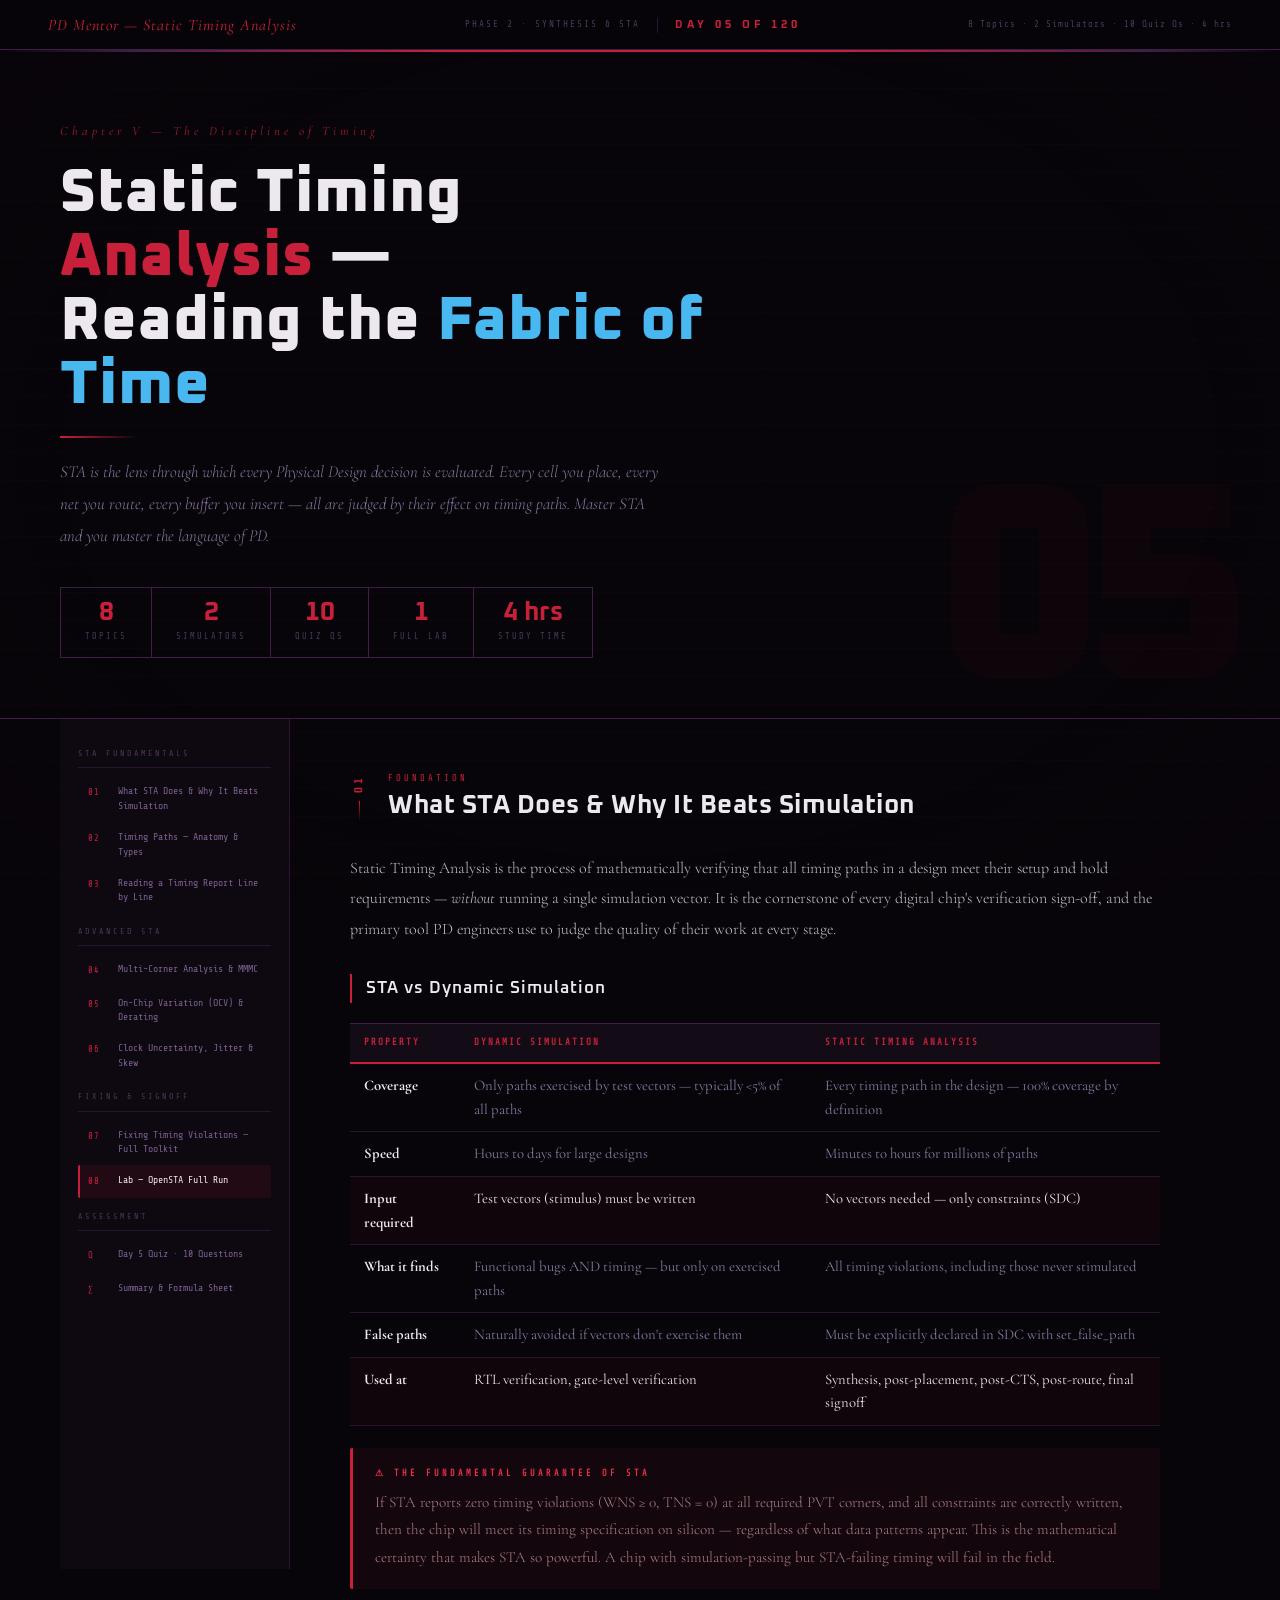
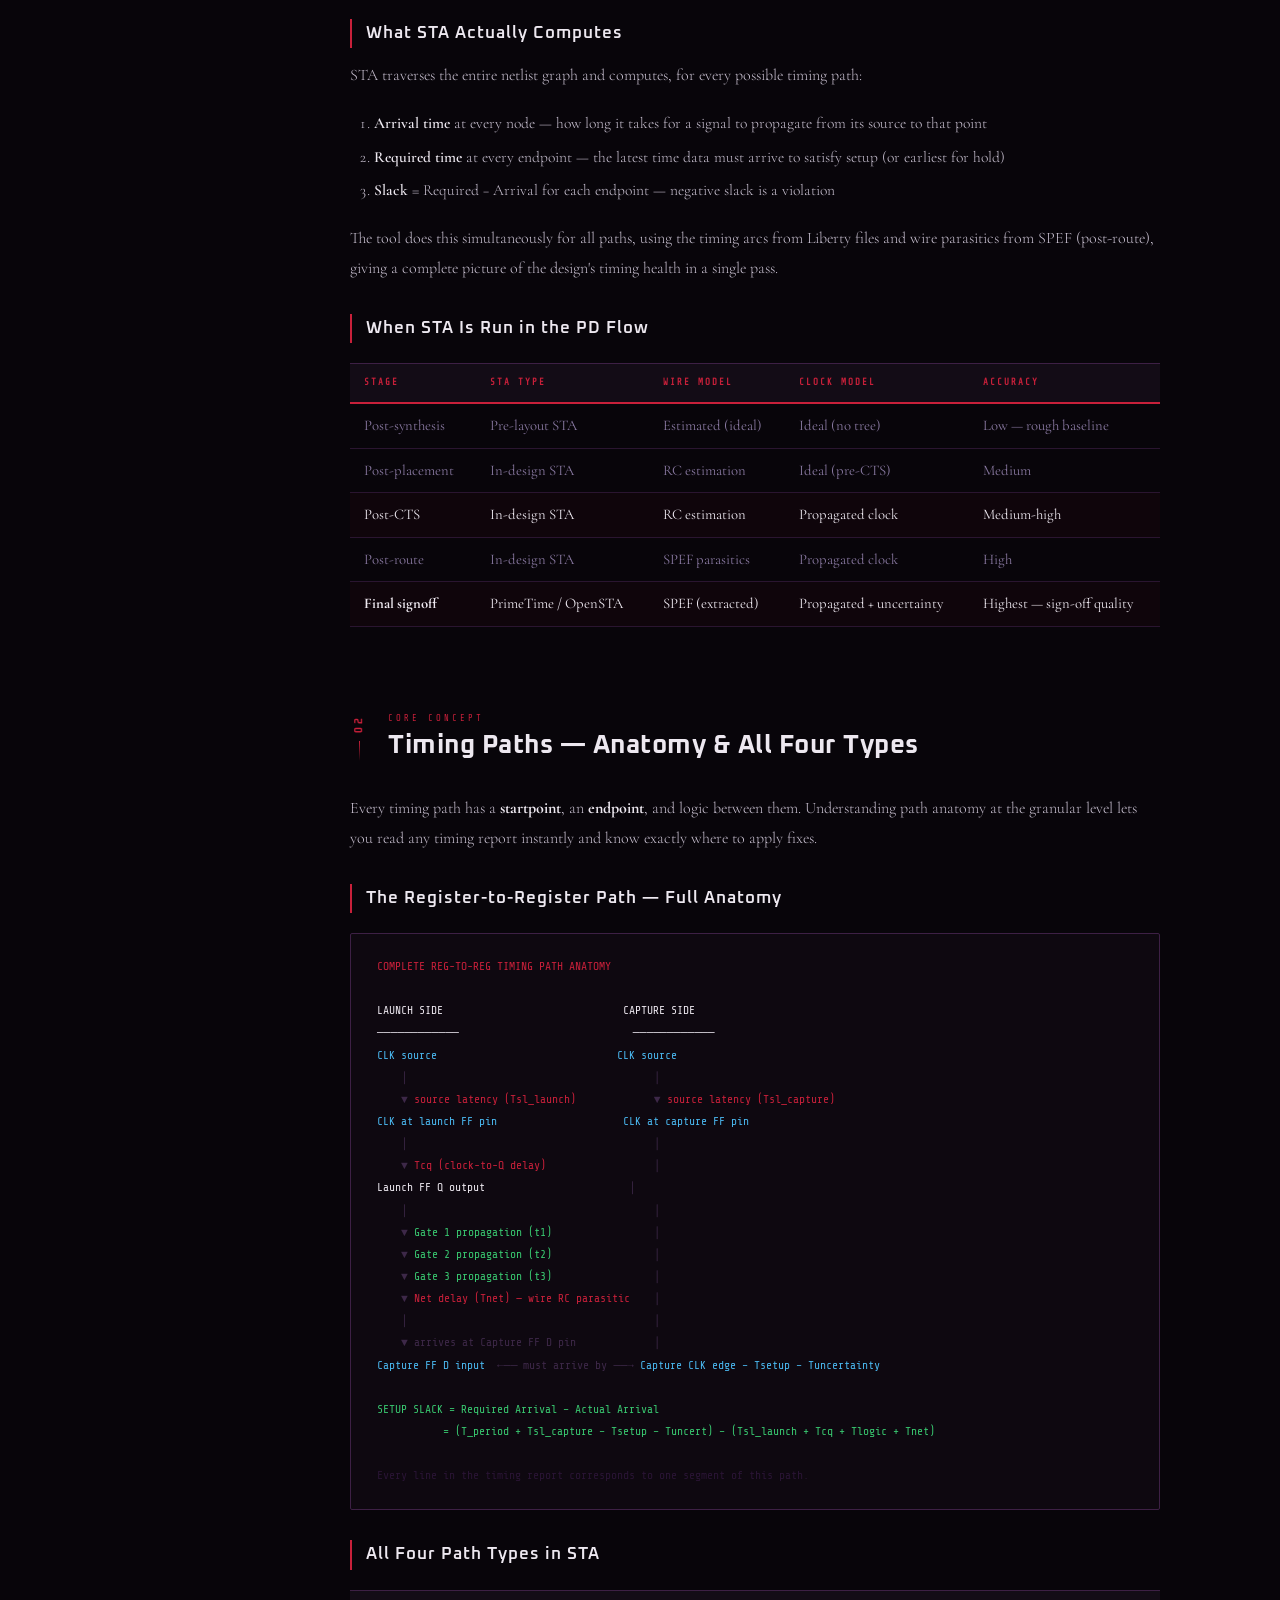
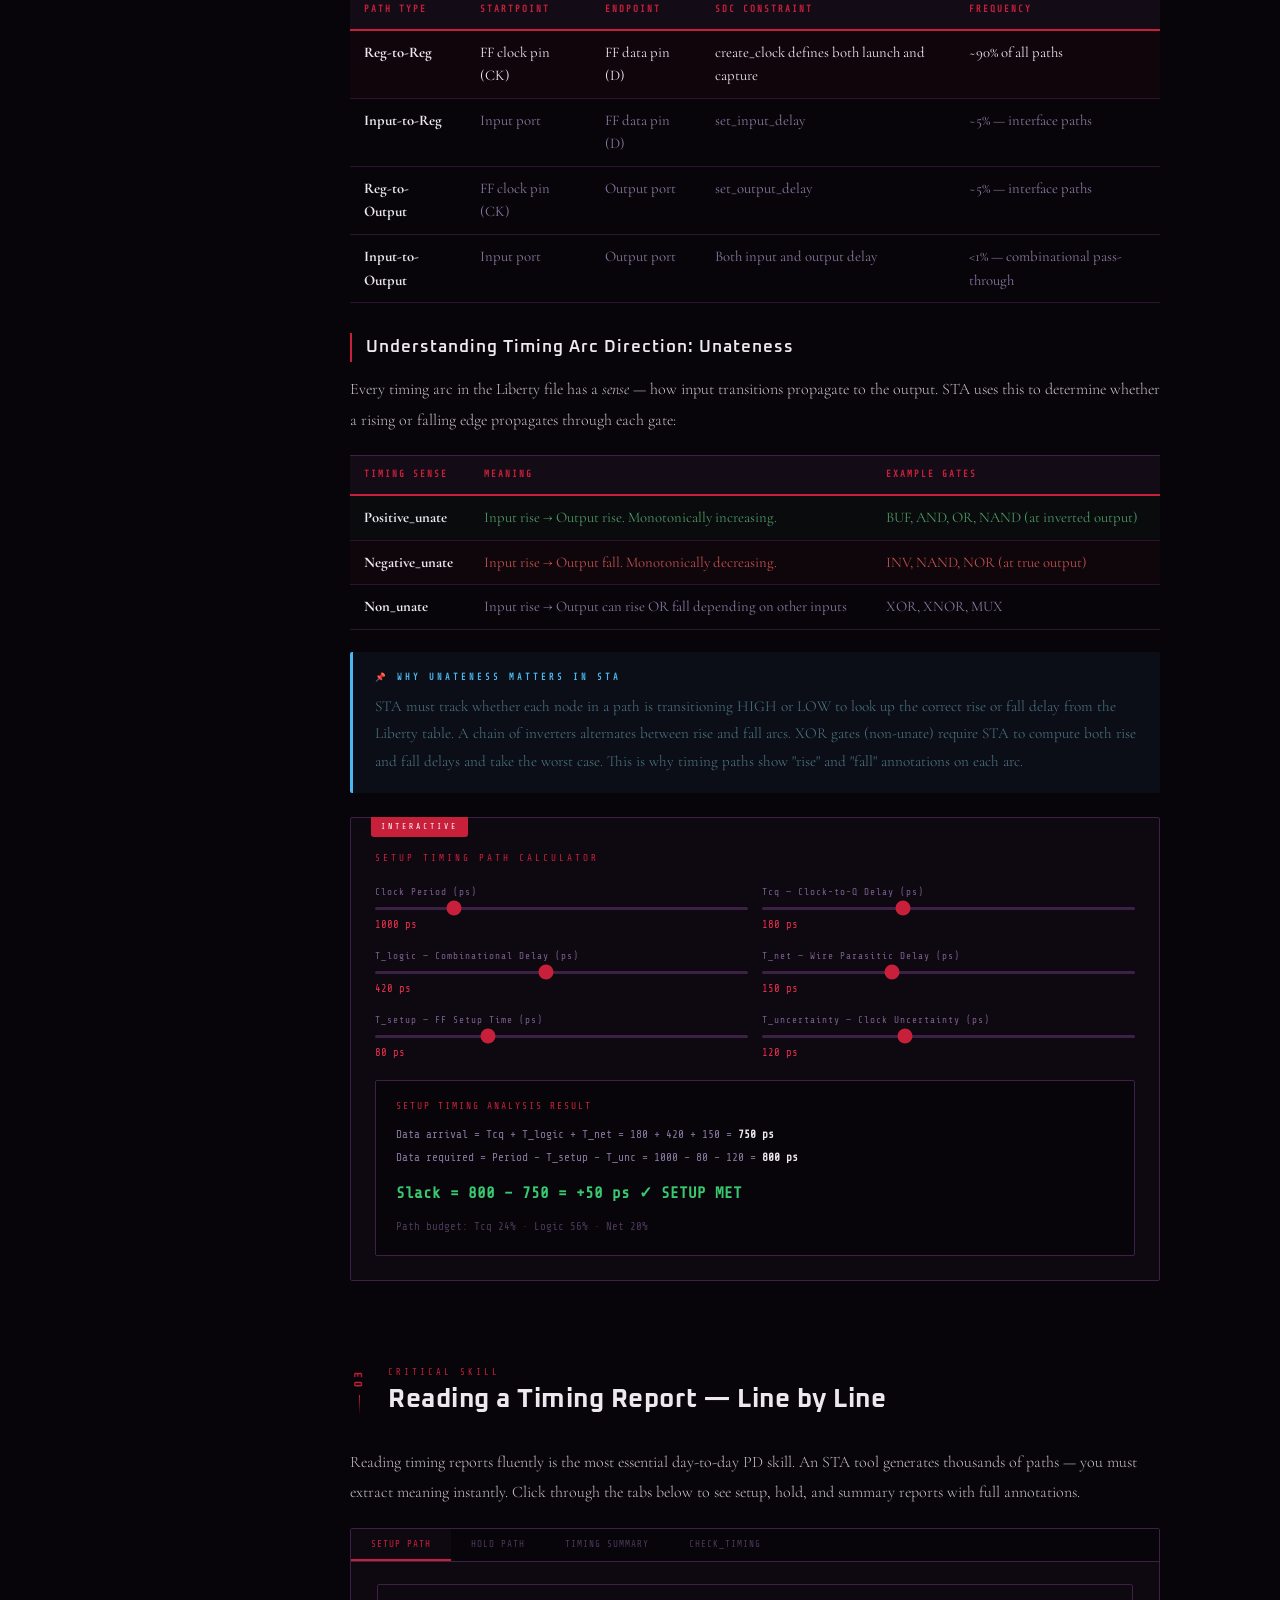
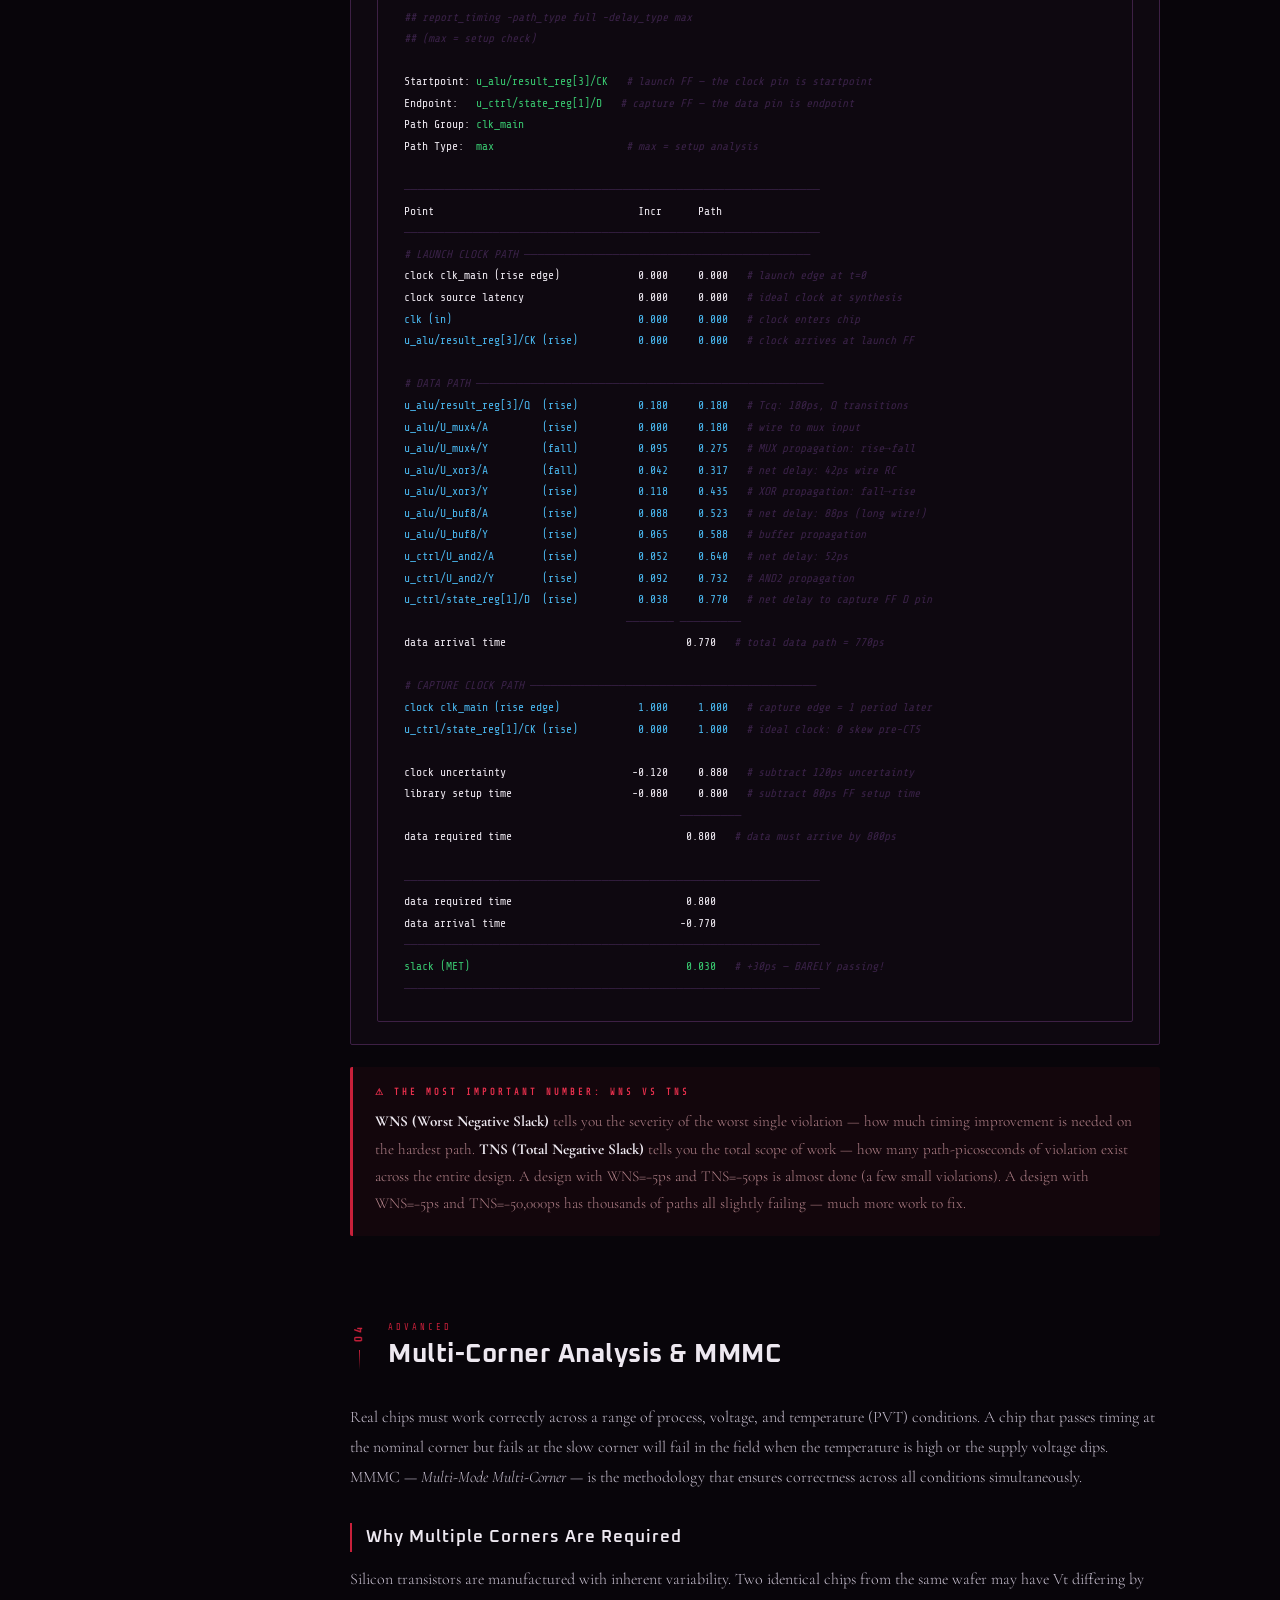
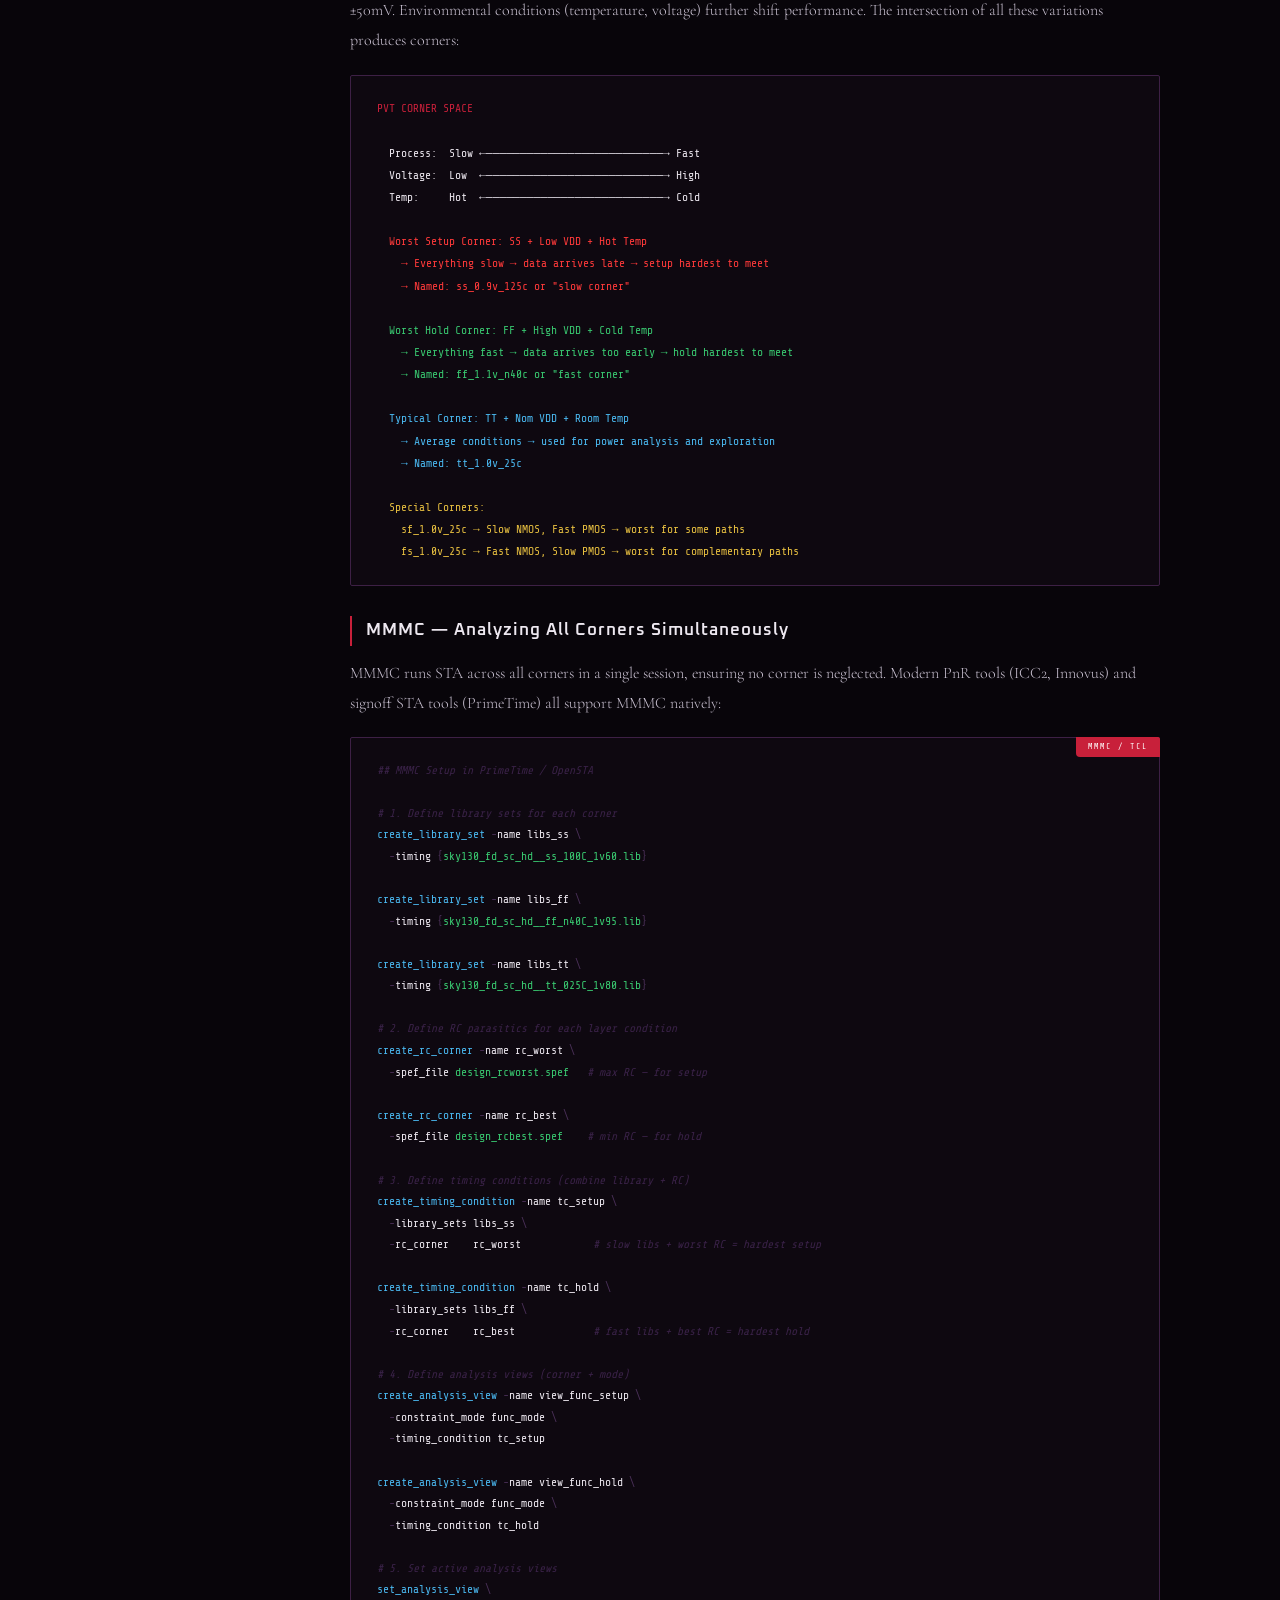
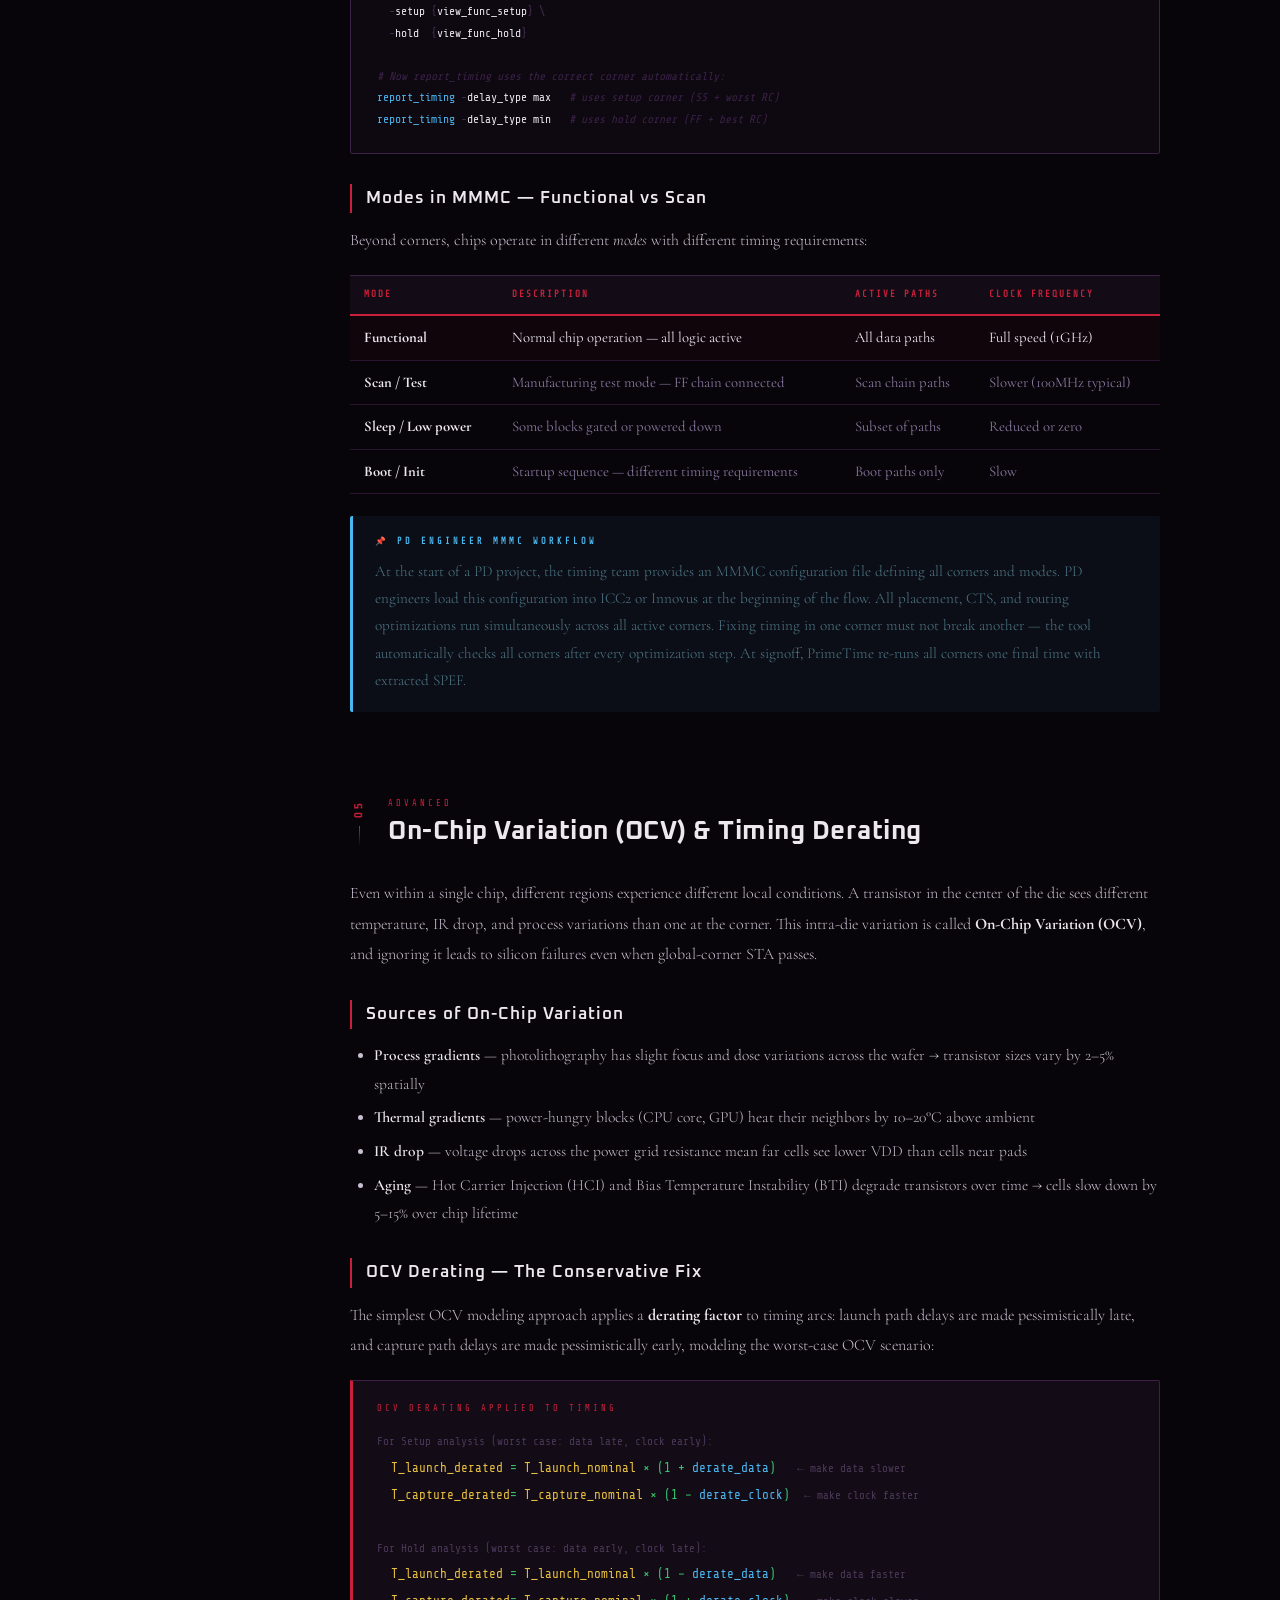
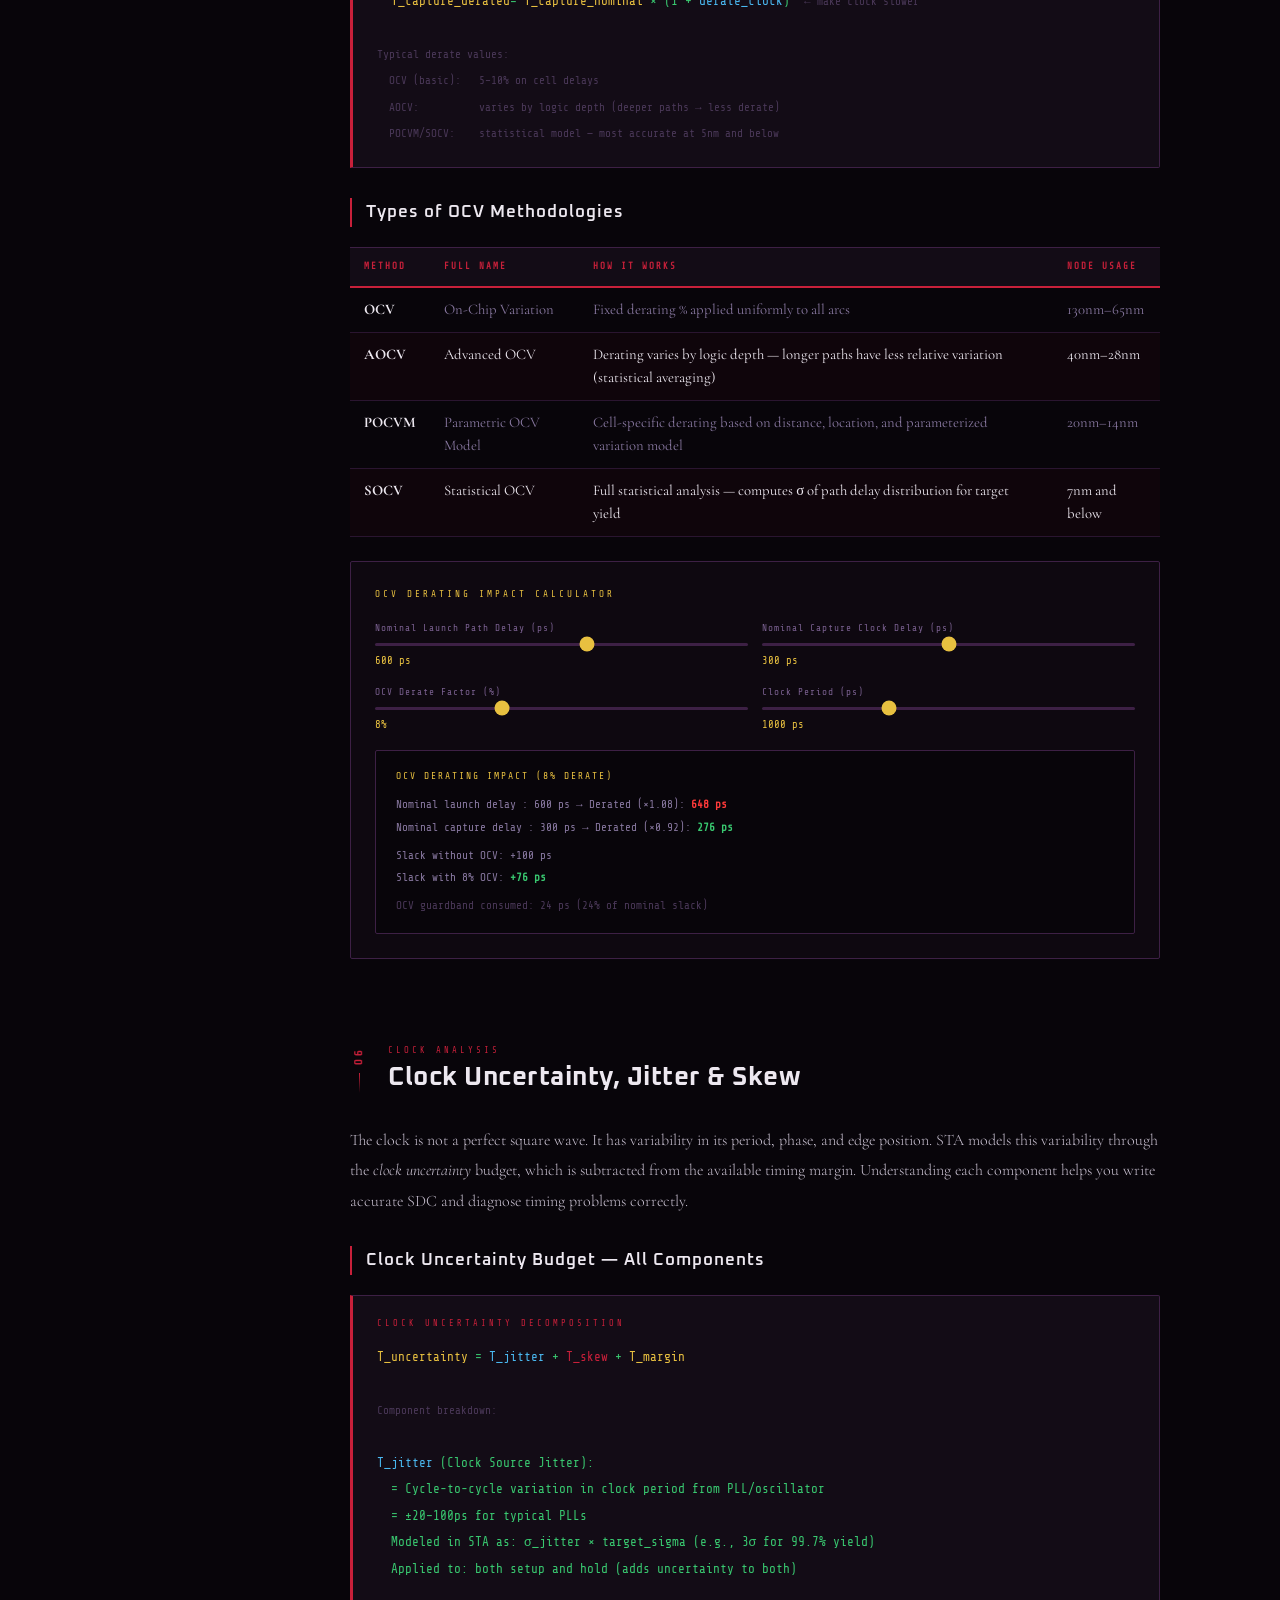
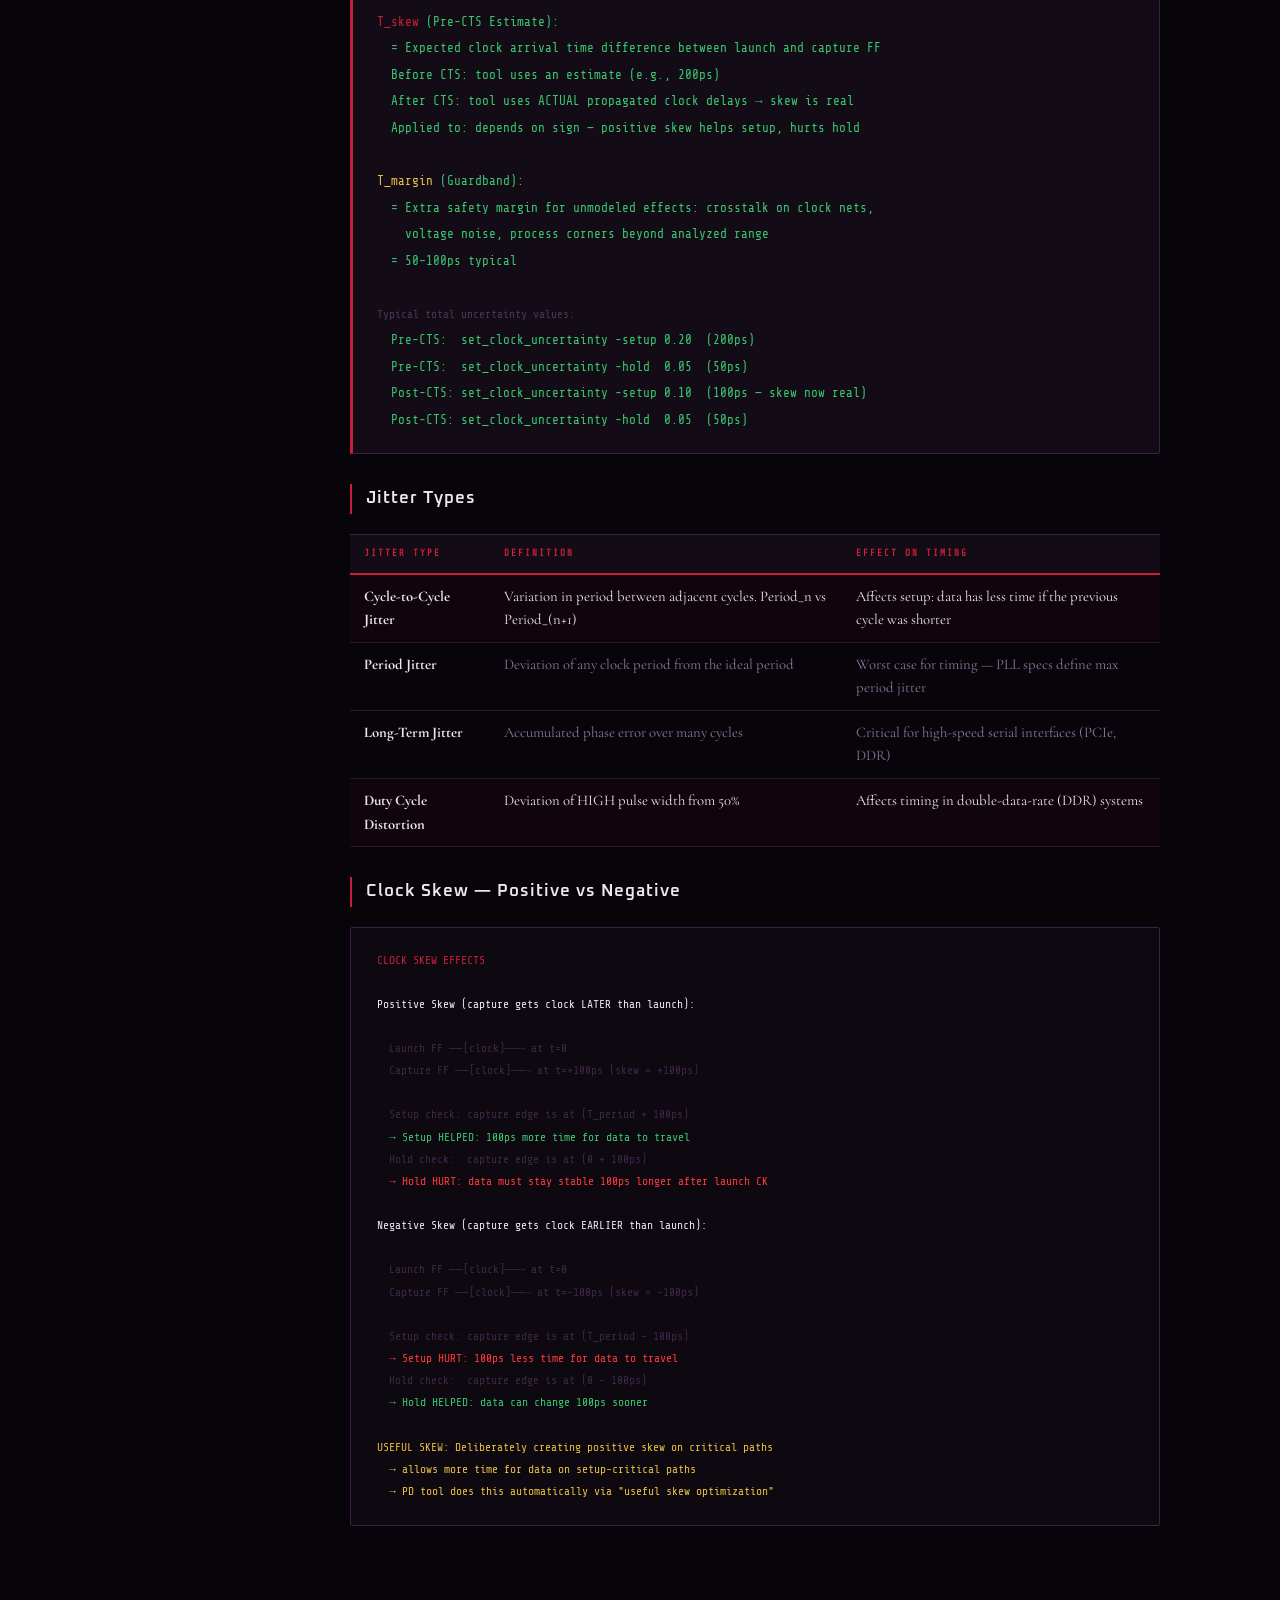
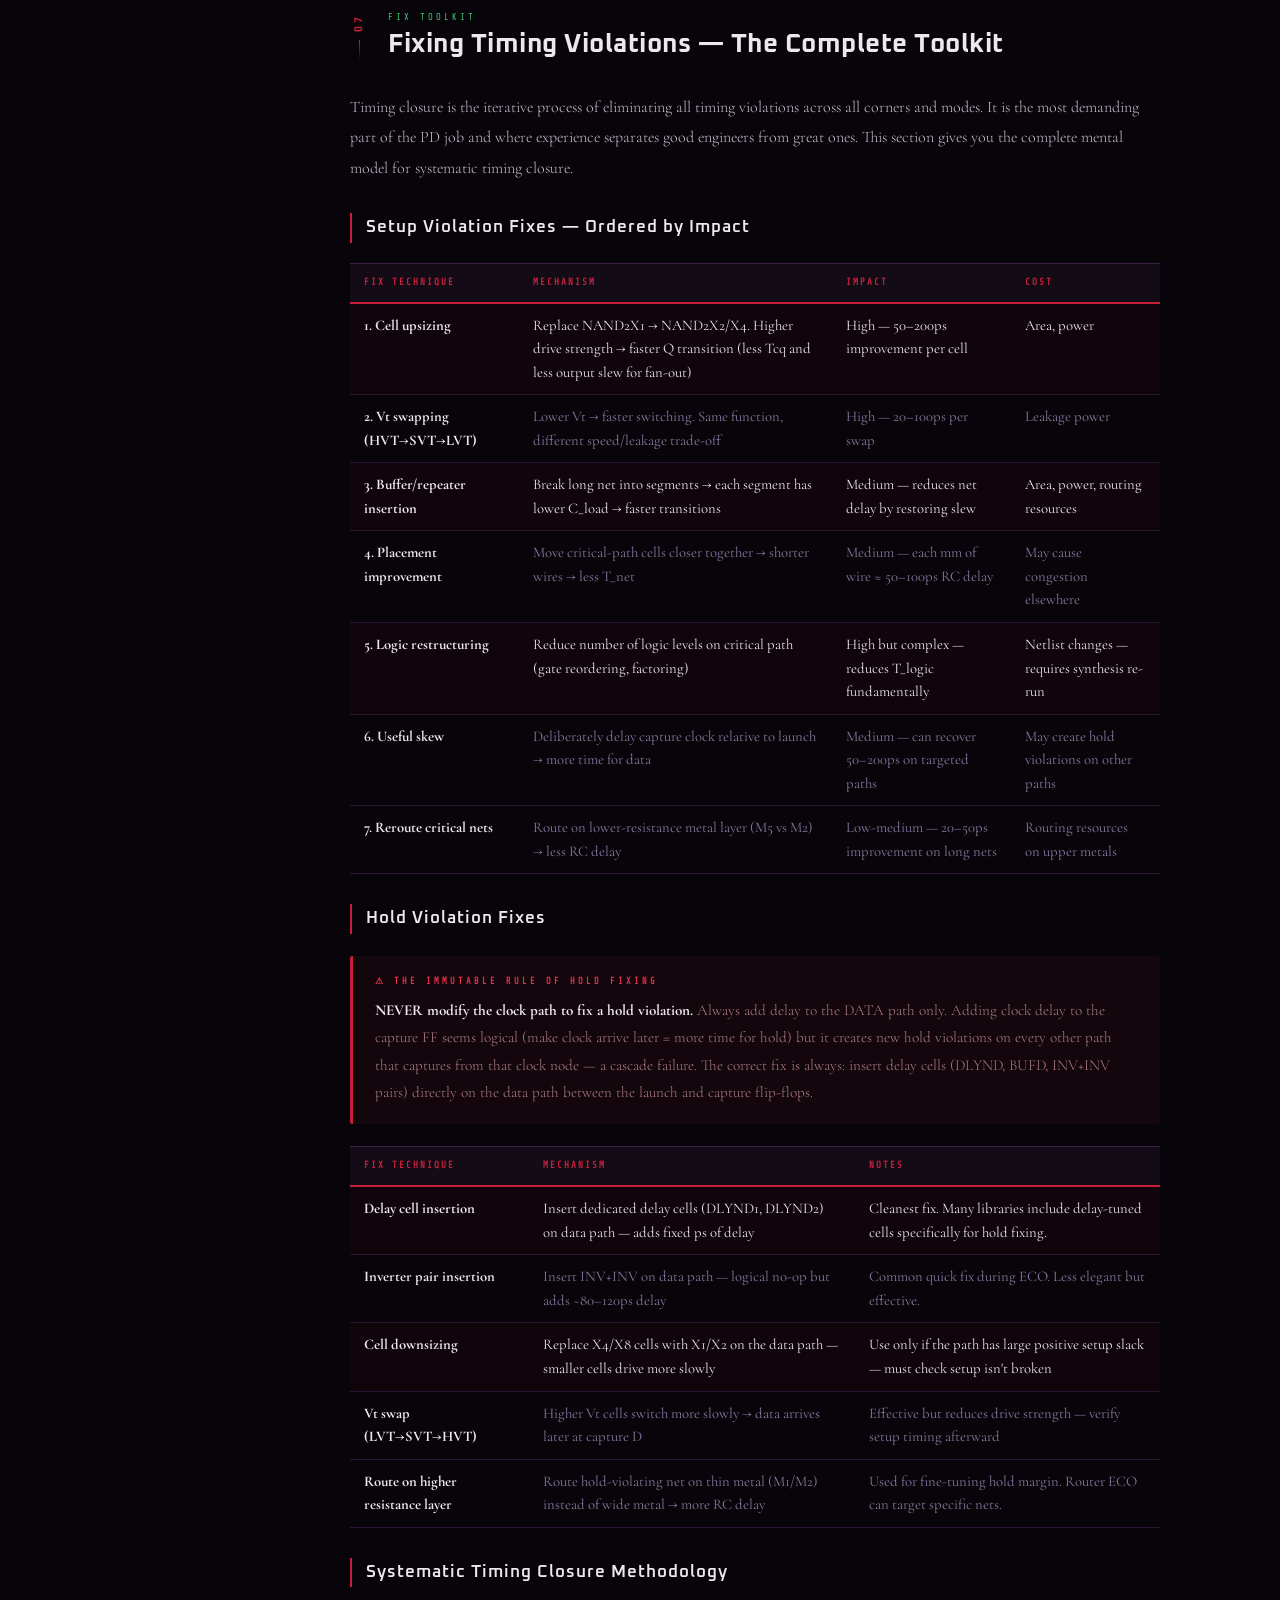
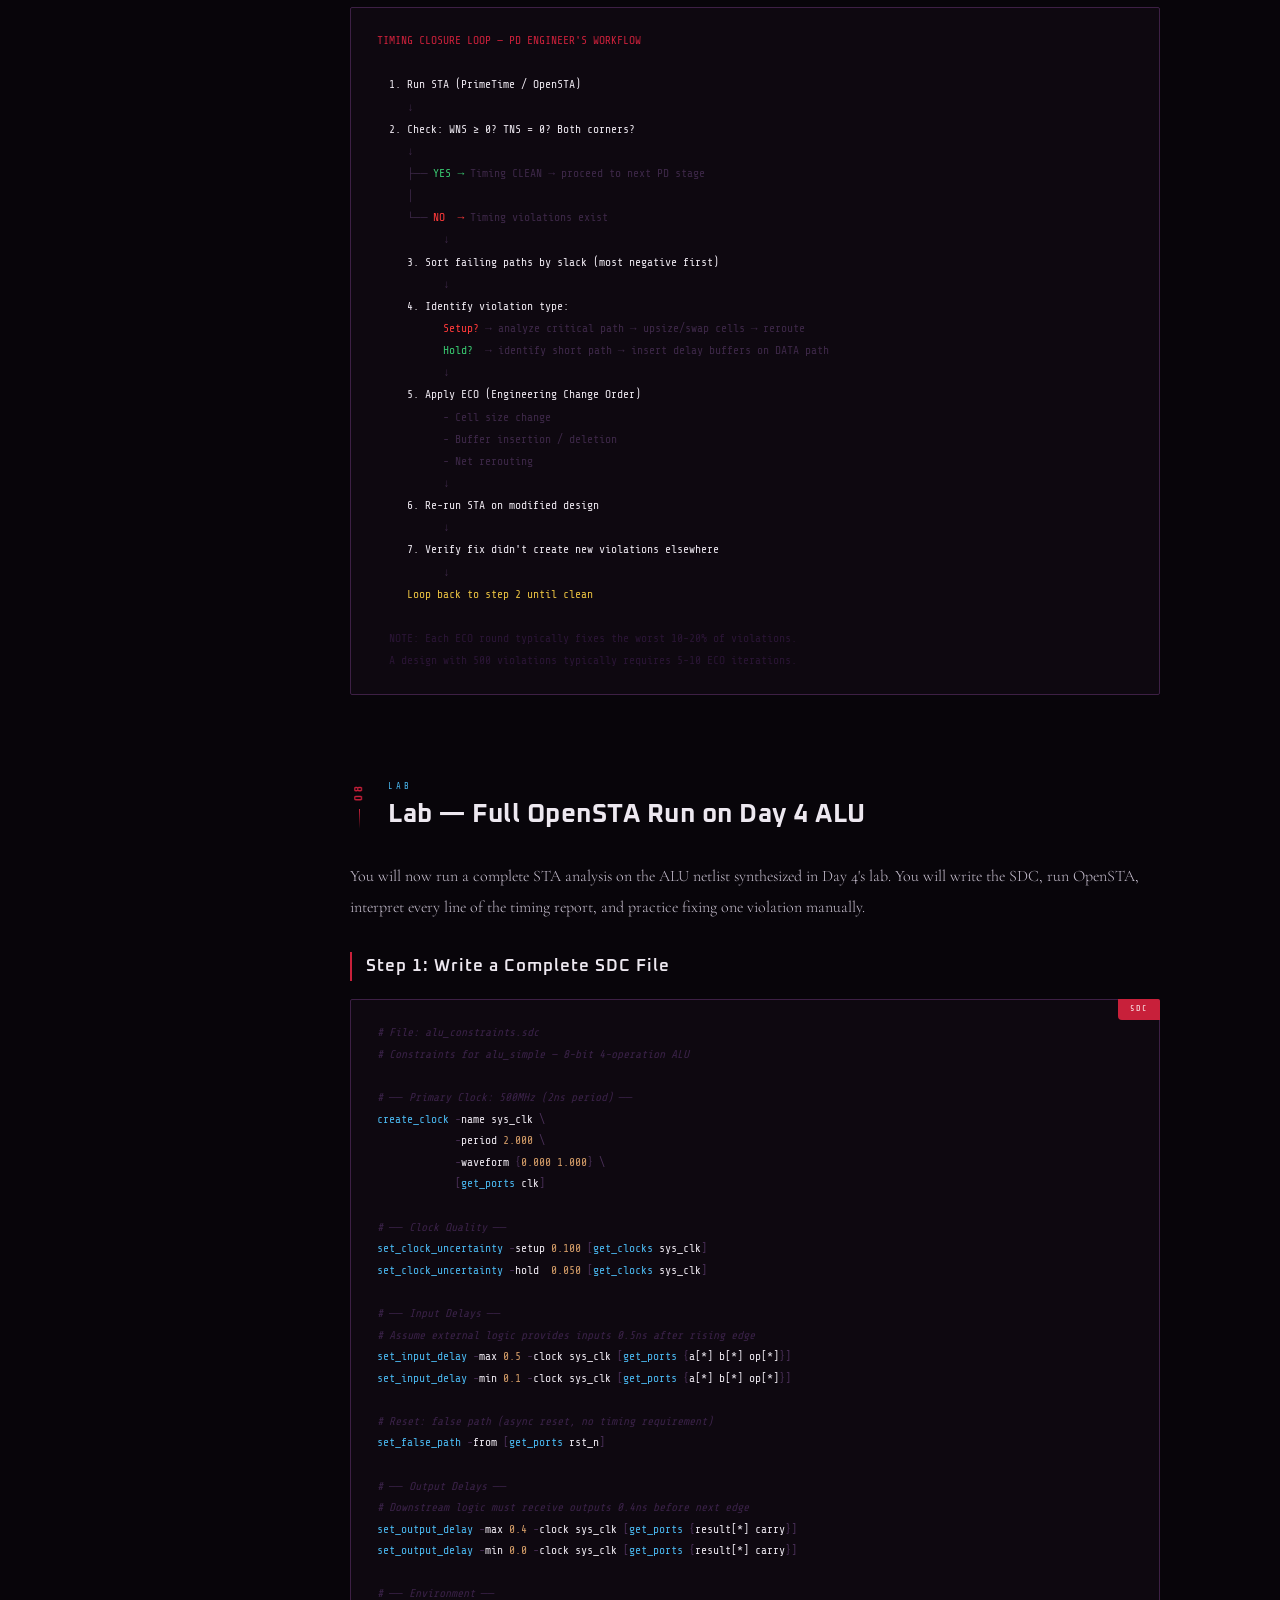
<file: study/day5_static_timing_analysis.html>
<!DOCTYPE html>
<html lang="en">
<head>
<meta charset="UTF-8">
<meta name="viewport" content="width=device-width, initial-scale=1.0">
<title>Day 5 — Static Timing Analysis | PD Engineer Training</title>
<style>
@import url('https://fonts.googleapis.com/css2?family=Cormorant+Garamond:ital,wght@0,300;0,400;0,600;0,700;1,300;1,400;1,600&family=Oxanium:wght@300;400;500;600;700;800&family=Share+Tech+Mono&display=swap');

:root {
  --bg:      #08050a;
  --bg2:     #0e0810;
  --bg3:     #130c16;
  --bg4:     #180f1c;
  --border:  #2a1530;
  --border2: #3d2045;
  --crimson: #c8203a;
  --crim2:   #e8304d;
  --crim3:   #ff6070;
  --crim-dim:rgba(200,32,58,0.10);
  --chalk:   #ede8f0;
  --chalk2:  #c8c0d0;
  --chalk3:  #8878a0;
  --pass:    #39c870;
  --fail:    #ff3a3a;
  --blue:    #4ab8f0;
  --gold:    #e8c040;
  --muted:   #4a3858;
  --subtle:  #7a6090;
  --mono:    'Share Tech Mono', monospace;
  --display: 'Oxanium', sans-serif;
  --serif:   'Cormorant Garamond', serif;
}

*{margin:0;padding:0;box-sizing:border-box;}
html{scroll-behavior:smooth;}

body{
  font-family:var(--serif);
  background:var(--bg);
  color:var(--chalk);
  line-height:1.75;
  font-size:17px;
}

/* ── RULED LINES TEXTURE ─────────────── */
body::before{
  content:'';
  position:fixed;inset:0;
  background-image:
    repeating-linear-gradient(
      0deg,
      transparent,
      transparent 27px,
      rgba(200,32,58,0.04) 27px,
      rgba(200,32,58,0.04) 28px
    );
  pointer-events:none;z-index:0;
}

/* ── VIGNETTE ─────────────────────────── */
body::after{
  content:'';
  position:fixed;inset:0;
  background:radial-gradient(ellipse 90% 90% at 50% 50%, transparent 50%, rgba(8,5,10,0.6) 100%);
  pointer-events:none;z-index:0;
}

.page{position:relative;z-index:1;}

/* ── TOP BAR ──────────────────────────── */
.topbar{
  position:sticky;top:0;z-index:500;
  background:rgba(8,5,10,0.97);
  border-bottom:1px solid var(--border2);
  backdrop-filter:blur(20px);
  height:50px;
  display:flex;align-items:center;
  padding:0 48px;
  justify-content:space-between;gap:20px;
}

.tb-left{
  font-family:var(--serif);
  font-size:1rem;
  color:var(--crimson);
  font-style:italic;
  letter-spacing:1px;
}

.tb-mid{
  display:flex;align-items:center;gap:16px;
}

.tb-phase{
  font-family:var(--mono);
  font-size:0.58rem;
  color:var(--muted);
  letter-spacing:2px;
  text-transform:uppercase;
}

.tb-day{
  font-family:var(--display);
  font-size:0.7rem;
  color:var(--crimson);
  font-weight:700;
  letter-spacing:4px;
}

.tb-right{
  font-family:var(--mono);
  font-size:0.57rem;
  color:var(--muted);
  letter-spacing:1px;
}

/* ── HERO ─────────────────────────────── */
.hero{
  position:relative;overflow:hidden;
  padding:70px 60px 60px;
  border-bottom:1px solid var(--border2);
}

/* Chapter ornament top rule */
.hero::before{
  content:'';
  position:absolute;top:0;left:0;right:0;height:2px;
  background:linear-gradient(90deg,
    transparent 0%,
    var(--border2) 10%,
    var(--crimson) 35%,
    var(--crimson) 65%,
    var(--border2) 90%,
    transparent 100%);
}

.hero-chapter{
  font-family:var(--serif);
  font-size:0.8rem;
  font-style:italic;
  color:var(--crimson);
  letter-spacing:4px;
  margin-bottom:20px;
  opacity:0.8;
}

.hero-ghost{
  position:absolute;
  right:40px;bottom:-20px;
  font-family:var(--display);
  font-size:clamp(10rem,22vw,20rem);
  color:rgba(200,32,58,0.03);
  line-height:1;
  font-weight:800;
  pointer-events:none;
  letter-spacing:-12px;
  user-select:none;
}

.hero-inner{position:relative;z-index:1;max-width:740px;}

.hero h1{
  font-family:var(--display);
  font-size:clamp(2rem,5.5vw,3.8rem);
  font-weight:800;
  line-height:1.05;
  color:var(--chalk);
  margin-bottom:8px;
  letter-spacing:1px;
}

.hero h1 .cr{color:var(--crimson);}
.hero h1 .bl{color:var(--blue);}

.hero-rule{
  width:80px;height:2px;
  background:linear-gradient(90deg,var(--crimson),transparent);
  margin:18px 0;
}

.hero-desc{
  font-family:var(--serif);
  font-size:1.05rem;
  font-weight:300;
  color:var(--chalk3);
  max-width:600px;
  line-height:1.9;
  margin-bottom:36px;
  font-style:italic;
}

.hero-meta{
  display:flex;gap:0;
  border:1px solid var(--border2);
  width:fit-content;
}

.hm-item{
  padding:12px 24px;
  border-right:1px solid var(--border2);
  text-align:center;
}
.hm-item:last-child{border-right:none;}

.hm-num{
  font-family:var(--display);
  font-size:1.6rem;
  font-weight:700;
  color:var(--crimson);
  line-height:1;
  margin-bottom:4px;
}

.hm-label{
  font-family:var(--mono);
  font-size:0.53rem;
  color:var(--muted);
  letter-spacing:2px;
  text-transform:uppercase;
}

/* ── LAYOUT ───────────────────────────── */
.layout{
  display:grid;
  grid-template-columns:230px 1fr;
  max-width:1160px;
  margin:0 auto;
}

/* ── SIDEBAR ──────────────────────────── */
.sidebar{
  position:sticky;top:50px;
  height:calc(100vh - 50px);
  overflow-y:auto;
  border-right:1px solid var(--border);
  background:var(--bg2);
  padding:28px 0;
}

.sb-grp{
  padding:0 18px;
  margin-bottom:12px;
}

.sb-grp-lbl{
  font-family:var(--mono);
  font-size:0.52rem;
  letter-spacing:3px;
  color:var(--muted);
  text-transform:uppercase;
  margin-bottom:8px;
  padding-bottom:6px;
  border-bottom:1px solid var(--border);
}

.sb-link{
  display:flex;align-items:flex-start;gap:10px;
  padding:8px 10px;
  border-radius:2px;
  text-decoration:none;
  margin-bottom:1px;
  transition:all 0.15s;
  cursor:pointer;
}

.sb-link:hover{background:var(--crim-dim);}
.sb-link.active{
  background:var(--crim-dim);
  border-left:2px solid var(--crimson);
  padding-left:8px;
}

.sb-n{
  font-family:var(--mono);
  font-size:0.55rem;
  color:var(--crimson);
  min-width:20px;
  margin-top:1px;
  letter-spacing:1px;
}

.sb-t{
  font-family:var(--mono);
  font-size:0.62rem;
  color:var(--subtle);
  line-height:1.45;
}

.sb-link:hover .sb-t,
.sb-link.active .sb-t{color:var(--chalk);}

/* ── MAIN ─────────────────────────────── */
.main{
  padding:52px 60px 100px;
}

/* ── SECTION ──────────────────────────── */
.ls{
  margin-bottom:84px;
  scroll-margin-top:66px;
}

.sec-hdr{
  display:flex;align-items:flex-start;gap:0;
  margin-bottom:32px;
}

.sec-num-col{
  display:flex;flex-direction:column;
  align-items:center;
  padding-right:20px;
  padding-top:4px;
  flex-shrink:0;
}

.sec-num{
  font-family:var(--display);
  font-size:0.65rem;
  font-weight:700;
  letter-spacing:3px;
  color:var(--crimson);
  text-transform:uppercase;
  writing-mode:vertical-rl;
  transform:rotate(180deg);
}

.sec-num-line{
  width:1px;
  flex:1;
  min-height:20px;
  background:linear-gradient(to bottom,var(--crimson),transparent);
  margin-top:8px;
}

.sec-title-col{}

.sec-tag{
  font-family:var(--mono);
  font-size:0.55rem;
  letter-spacing:3px;
  color:var(--crimson);
  text-transform:uppercase;
  margin-bottom:6px;
}
.sec-tag.pass{color:var(--pass);}
.sec-tag.blue{color:var(--blue);}
.sec-tag.gold{color:var(--gold);}
.sec-tag.fail{color:var(--fail);}

.sec-title{
  font-family:var(--display);
  font-size:1.6rem;
  font-weight:700;
  color:var(--chalk);
  line-height:1.1;
  letter-spacing:0.5px;
}

/* ── PROSE ────────────────────────────── */
p{
  font-family:var(--serif);
  font-size:1rem;
  line-height:1.9;
  color:var(--chalk2);
  margin-bottom:18px;
  font-weight:300;
}

h3{
  font-family:var(--display);
  font-size:1.05rem;
  font-weight:600;
  color:var(--chalk);
  margin:30px 0 12px;
  letter-spacing:1px;
  padding-left:14px;
  border-left:2px solid var(--crimson);
}

h4{
  font-family:var(--mono);
  font-size:0.62rem;
  color:var(--crimson);
  text-transform:uppercase;
  letter-spacing:3px;
  margin:22px 0 10px;
}

ul,ol{padding-left:24px;margin-bottom:18px;}

li{
  font-family:var(--serif);
  font-size:0.97rem;
  line-height:1.85;
  color:var(--chalk2);
  margin-bottom:5px;
  font-weight:300;
}

li strong{color:var(--chalk);font-weight:600;}
strong{color:var(--chalk);}

/* ── BOXES ────────────────────────────── */
.box{
  border-radius:2px;
  padding:18px 22px;
  margin:22px 0;
}

.box-label{
  font-family:var(--mono);
  font-size:0.54rem;
  letter-spacing:3px;
  text-transform:uppercase;
  font-weight:600;
  margin-bottom:8px;
}

.box p{margin:0;font-family:var(--serif);font-size:0.95rem;line-height:1.8;}

.box-cr{
  background:rgba(200,32,58,0.06);
  border-left:3px solid var(--crimson);
}
.box-cr .box-label{color:var(--crim2);}
.box-cr p{color:#b08088;}

.box-pass{
  background:rgba(57,200,112,0.05);
  border-left:3px solid var(--pass);
}
.box-pass .box-label{color:var(--pass);}
.box-pass p{color:#608870;}

.box-note{
  background:rgba(74,184,240,0.05);
  border-left:3px solid var(--blue);
}
.box-note .box-label{color:var(--blue);}
.box-note p{color:#507888;}

.box-warn{
  background:rgba(232,192,64,0.05);
  border:1px solid rgba(232,192,64,0.2);
}
.box-warn .box-label{color:var(--gold);}
.box-warn p{color:#907840;}

/* ── DIAGRAM ──────────────────────────── */
.diagram{
  background:var(--bg2);
  border:1px solid var(--border2);
  border-radius:2px;
  padding:22px 26px;
  margin:20px 0;
  overflow-x:auto;
  font-family:var(--mono);
  font-size:0.71rem;
  line-height:1.95;
  white-space:pre;
  color:#3d2848;
}

.diagram .cr{color:var(--crimson);}
.diagram .cr2{color:var(--crim2);}
.diagram .g{color:var(--pass);}
.diagram .r{color:var(--fail);}
.diagram .b{color:var(--blue);}
.diagram .w{color:var(--chalk);}
.diagram .go{color:var(--gold);}
.diagram .d{color:#2a1535;}

/* ── CODE ─────────────────────────────── */
.code-wrap{position:relative;margin:18px 0;}

.code-lang{
  position:absolute;top:0;right:0;
  font-family:var(--mono);
  font-size:0.51rem;
  letter-spacing:2px;
  background:var(--crimson);
  color:white;
  padding:3px 12px;
  border-radius:0 2px 0 4px;
  text-transform:uppercase;
}

.code-block{
  background:var(--bg2);
  border:1px solid var(--border2);
  border-radius:2px;
  padding:22px 26px;
  overflow-x:auto;
  font-family:var(--mono);
  font-size:0.71rem;
  line-height:1.9;
  white-space:pre;
  color:#4a3058;
  tab-size:2;
}

.kw{color:#c678dd;}
.ty{color:var(--gold);}
.st{color:var(--pass);}
.cm{color:#3a2248;font-style:italic;}
.nm{color:#d19a66;}
.fn{color:var(--blue);}
.va{color:var(--chalk);}
.op{color:var(--crimson);}

/* ── TABLE ────────────────────────────── */
.tbl{
  width:100%;
  border-collapse:collapse;
  margin:20px 0;
  font-size:0.86rem;
}

.tbl th{
  background:var(--bg3);
  border-bottom:2px solid var(--crimson);
  border-top:1px solid var(--border2);
  padding:11px 14px;
  text-align:left;
  font-family:var(--mono);
  font-size:0.57rem;
  letter-spacing:2px;
  text-transform:uppercase;
  color:var(--crimson);
}

.tbl td{
  padding:10px 14px;
  border-bottom:1px solid var(--border);
  color:var(--chalk3);
  vertical-align:top;
  line-height:1.6;
  font-family:var(--serif);
  font-size:0.92rem;
}

.tbl tr:hover td{background:rgba(200,32,58,0.02);}
.tbl .hi td{color:var(--chalk);background:rgba(200,32,58,0.04);}
.tbl .pass td{color:#509868;background:rgba(57,200,112,0.03);}
.tbl .fail td{color:#c05050;background:rgba(255,58,58,0.03);}

/* ── FORMULA ──────────────────────────── */
.formula-box{
  background:var(--bg3);
  border:1px solid var(--border2);
  border-left:3px solid var(--crimson);
  border-radius:0 2px 2px 0;
  padding:20px 24px;
  margin:20px 0;
}

.f-title{
  font-family:var(--mono);
  font-size:0.54rem;
  letter-spacing:3px;
  color:var(--crimson);
  text-transform:uppercase;
  margin-bottom:12px;
}

.formula{
  font-family:var(--mono);
  font-size:0.79rem;
  color:var(--pass);
  line-height:2.1;
  white-space:pre;
}

.formula .fv{color:var(--gold);}
.formula .fc{color:var(--muted);font-size:0.69rem;}
.formula .fo{color:var(--crimson);}
.formula .fb{color:var(--blue);}

/* ── INTERACTIVE TIMING PATH ──────────── */
.path-builder{
  background:var(--bg2);
  border:1px solid var(--border2);
  border-radius:2px;
  padding:24px;
  margin:24px 0;
  position:relative;
}

.path-builder::before{
  content:'INTERACTIVE';
  position:absolute;top:-1px;left:20px;
  background:var(--crimson);
  color:white;
  font-family:var(--mono);
  font-size:0.5rem;
  letter-spacing:3px;
  padding:3px 10px;
  border-radius:0 0 3px 3px;
}

.pb-title{
  font-family:var(--mono);
  font-size:0.58rem;
  letter-spacing:3px;
  color:var(--crimson);
  text-transform:uppercase;
  margin-bottom:18px;
  padding-top:8px;
}

.pb-sliders{
  display:grid;
  grid-template-columns:1fr 1fr;
  gap:14px;
  margin-bottom:18px;
}

.pb-field{
  display:flex;flex-direction:column;gap:6px;
}

.pb-label{
  font-family:var(--mono);
  font-size:0.59rem;
  color:var(--subtle);
  letter-spacing:1px;
}

.pb-input{
  -webkit-appearance:none;
  width:100%;height:3px;
  border-radius:2px;
  background:var(--border2);
  outline:none;
  accent-color:var(--crimson);
  cursor:pointer;
}

.pb-val{
  font-family:var(--mono);
  font-size:0.66rem;
  color:var(--crim2);
}

.pb-result{
  background:var(--bg);
  border:1px solid var(--border2);
  border-radius:2px;
  padding:16px 20px;
  font-family:var(--mono);
  font-size:0.72rem;
  line-height:2;
  min-height:90px;
}

/* ── OCV DEMO ─────────────────────────── */
.ocv-demo{
  background:var(--bg2);
  border:1px solid var(--border2);
  border-radius:2px;
  padding:24px;
  margin:24px 0;
}

.ocv-title{
  font-family:var(--mono);
  font-size:0.58rem;
  letter-spacing:3px;
  color:var(--gold);
  text-transform:uppercase;
  margin-bottom:18px;
}

.ocv-grid{display:grid;grid-template-columns:1fr 1fr;gap:14px;margin-bottom:16px;}

.ocv-field{display:flex;flex-direction:column;gap:6px;}

.ocv-label{font-family:var(--mono);font-size:0.59rem;color:var(--subtle);letter-spacing:1px;}

.ocv-range{
  -webkit-appearance:none;width:100%;height:3px;
  border-radius:2px;background:var(--border2);
  outline:none;accent-color:var(--gold);cursor:pointer;
}

.ocv-val{font-family:var(--mono);font-size:0.66rem;color:var(--gold);}

.ocv-result{
  background:var(--bg);
  border:1px solid var(--border2);
  border-radius:2px;
  padding:16px 20px;
  font-family:var(--mono);
  font-size:0.72rem;
  line-height:2;
}

/* ── TIMING REPORT VIEWER ─────────────── */
.report-wrap{
  background:var(--bg2);
  border:1px solid var(--border2);
  border-radius:2px;
  overflow:hidden;
  margin:20px 0;
}

.report-tabs{
  display:flex;
  background:var(--bg);
  border-bottom:1px solid var(--border2);
}

.rt{
  font-family:var(--mono);
  font-size:0.58rem;
  letter-spacing:1px;
  padding:10px 20px;
  cursor:pointer;
  color:var(--muted);
  border:none;
  background:none;
  border-bottom:2px solid transparent;
  transition:all 0.15s;
  text-transform:uppercase;
}

.rt.active{color:var(--crimson);border-bottom-color:var(--crimson);background:var(--bg2);}
.rt:hover{color:var(--subtle);}

.report-panel{display:none;padding:22px 26px;}
.report-panel.active{display:block;}

/* ── QUIZ ─────────────────────────────── */
.quiz-wrap{
  background:var(--bg2);
  border:1px solid var(--border2);
  border-radius:2px;
  padding:36px;
  margin:40px 0;
  position:relative;
}

.quiz-wrap::before{
  content:'';
  position:absolute;top:0;left:0;right:0;height:2px;
  background:linear-gradient(90deg,transparent 5%,var(--crimson) 30%,var(--crim2) 70%,transparent 95%);
}

.quiz-hdr{
  margin-bottom:28px;
  padding-bottom:18px;
  border-bottom:1px solid var(--border);
  display:flex;align-items:center;gap:16px;
}

.quiz-icon{
  font-family:var(--serif);
  font-size:2rem;
  color:var(--crimson);
  opacity:0.4;
  line-height:1;
  font-style:italic;
}

.quiz-title{
  font-family:var(--display);
  font-size:1.3rem;
  font-weight:700;
  color:var(--chalk);
}

.quiz-sub{
  font-family:var(--mono);
  font-size:0.57rem;
  color:var(--muted);
  margin-top:2px;
  letter-spacing:1px;
}

.q-block{
  margin-bottom:28px;
  padding-bottom:28px;
  border-bottom:1px solid var(--border);
}
.q-block:last-child{border-bottom:none;margin-bottom:0;padding-bottom:0;}

.q-num{
  font-family:var(--mono);
  font-size:0.55rem;
  color:var(--crimson);
  letter-spacing:2px;
  margin-bottom:8px;
}

.q-text{
  font-family:var(--serif);
  font-size:1.05rem;
  color:var(--chalk);
  line-height:1.65;
  margin-bottom:14px;
}

.opt{
  display:block;width:100%;
  background:var(--bg3);
  border:1px solid var(--border);
  color:var(--subtle);
  padding:11px 16px;
  margin:7px 0;
  border-radius:2px;
  text-align:left;
  cursor:pointer;
  font-size:0.92rem;
  font-family:var(--serif);
  font-weight:300;
  transition:all 0.15s;
  line-height:1.5;
}

.opt:hover:not(:disabled){
  border-color:var(--crimson);
  color:var(--chalk);
  background:var(--crim-dim);
}

.opt.correct{background:rgba(57,200,112,0.08);border-color:var(--pass);color:#80c898;}
.opt.wrong{background:rgba(255,58,58,0.06);border-color:var(--fail);color:#d09090;}
.opt:disabled{cursor:default;}

.q-fb{
  font-family:var(--mono);
  font-size:0.68rem;
  line-height:1.7;
  padding:12px 16px;
  border-radius:2px;
  margin-top:10px;
  display:none;
}

.q-fb.show{display:block;}
.q-fb.pass{background:rgba(57,200,112,0.07);color:#60a878;border:1px solid rgba(57,200,112,0.2);}
.q-fb.fail{background:rgba(255,58,58,0.07);color:#c08080;border:1px solid rgba(255,58,58,0.2);}

/* ── CHECKLIST ────────────────────────── */
.cl-wrap{
  background:var(--bg2);
  border:1px solid var(--border2);
  border-radius:2px;
  padding:28px;
  margin:40px 0;
}

.cl-title{
  font-family:var(--serif);
  font-size:1.2rem;
  color:var(--chalk);
  font-style:italic;
  margin-bottom:18px;
  padding-bottom:12px;
  border-bottom:1px solid var(--border);
  font-weight:600;
}

.cl-item{
  display:flex;align-items:flex-start;gap:14px;
  padding:10px 0;
  border-bottom:1px solid rgba(42,21,48,0.6);
  cursor:pointer;
  transition:all 0.15s;
}
.cl-item:last-child{border-bottom:none;}
.cl-item:hover{padding-left:4px;}

.cl-box{
  width:18px;height:18px;
  border:1px solid var(--border2);
  border-radius:1px;
  flex-shrink:0;margin-top:2px;
  display:flex;align-items:center;justify-content:center;
  font-family:var(--mono);font-size:0.65rem;
  color:transparent;
  transition:all 0.2s;
}

.cl-item.done .cl-box{background:var(--pass);border-color:var(--pass);color:var(--bg);}
.cl-item.done .cl-text{text-decoration:line-through;color:var(--muted);}

.cl-text{
  font-family:var(--serif);
  font-size:0.93rem;
  color:var(--subtle);
  line-height:1.5;
  font-weight:300;
}

/* ── SUMMARY ──────────────────────────── */
.sum-grid{
  display:grid;
  grid-template-columns:repeat(auto-fill,minmax(192px,1fr));
  gap:12px;
  margin:22px 0;
}

.sum-card{
  background:var(--bg2);
  border:1px solid var(--border);
  border-radius:2px;
  padding:16px 18px;
  border-top:2px solid var(--crimson);
}

.sum-t{
  font-family:var(--mono);
  font-size:0.55rem;
  letter-spacing:2px;
  color:var(--crimson);
  text-transform:uppercase;
  margin-bottom:8px;
}

.sum-b{
  font-family:var(--serif);
  font-size:0.87rem;
  color:var(--subtle);
  line-height:1.65;
  font-weight:300;
}

/* ── NEXT DAY ─────────────────────────── */
.next-banner{
  background:var(--bg2);
  border-top:2px solid var(--crimson);
  padding:56px 60px;
  text-align:center;
  position:relative;
}

.nb-chapter{
  font-family:var(--serif);
  font-size:0.85rem;
  font-style:italic;
  color:var(--crimson);
  letter-spacing:4px;
  opacity:0.7;
  margin-bottom:12px;
}

.nb-title{
  font-family:var(--display);
  font-size:2rem;
  font-weight:800;
  color:var(--chalk);
  margin-bottom:10px;
  letter-spacing:1px;
}

.nb-sub{
  font-family:var(--serif);
  font-size:0.97rem;
  color:var(--chalk3);
  max-width:560px;
  margin:0 auto 24px;
  line-height:1.85;
  font-style:italic;
}

.nb-chips{
  display:flex;justify-content:center;
  flex-wrap:wrap;gap:8px;
}

.nb-chip{
  font-family:var(--mono);
  font-size:0.57rem;
  padding:5px 14px;
  border:1px solid var(--border2);
  color:var(--muted);
  border-radius:2px;
  letter-spacing:0.5px;
}

/* SCROLLBAR */
::-webkit-scrollbar{width:4px;height:4px;}
::-webkit-scrollbar-track{background:var(--bg);}
::-webkit-scrollbar-thumb{background:var(--border2);border-radius:2px;}

@media(max-width:900px){
  .layout{grid-template-columns:1fr;}
  .sidebar{display:none;}
  .main{padding:32px 24px 80px;}
  .hero{padding:44px 24px;}
  .topbar{padding:0 24px;}
  .next-banner{padding:40px 24px;}
  .pb-sliders,.ocv-grid{grid-template-columns:1fr;}
}
</style>
</head>
<body>
<div class="page">

<!-- TOPBAR -->
<div class="topbar">
  <div class="tb-left">PD Mentor — Static Timing Analysis</div>
  <div class="tb-mid">
    <span class="tb-phase">Phase 2 · Synthesis & STA</span>
    <span style="color:var(--border2)">|</span>
    <span class="tb-day">DAY 05 OF 120</span>
  </div>
  <div class="tb-right">8 Topics · 2 Simulators · 10 Quiz Qs · 4 hrs</div>
</div>

<!-- HERO -->
<div class="hero">
  <div class="hero-ghost">05</div>
  <div class="hero-inner">
    <div class="hero-chapter">Chapter V — The Discipline of Timing</div>
    <h1>Static Timing<br><span class="cr">Analysis</span> —<br>Reading the <span class="bl">Fabric of Time</span></h1>
    <div class="hero-rule"></div>
    <div class="hero-desc">STA is the lens through which every Physical Design decision is evaluated. Every cell you place, every net you route, every buffer you insert — all are judged by their effect on timing paths. Master STA and you master the language of PD.</div>
    <div class="hero-meta">
      <div class="hm-item"><div class="hm-num">8</div><div class="hm-label">Topics</div></div>
      <div class="hm-item"><div class="hm-num">2</div><div class="hm-label">Simulators</div></div>
      <div class="hm-item"><div class="hm-num">10</div><div class="hm-label">Quiz Qs</div></div>
      <div class="hm-item"><div class="hm-num">1</div><div class="hm-label">Full Lab</div></div>
      <div class="hm-item"><div class="hm-num">4 hrs</div><div class="hm-label">Study Time</div></div>
    </div>
  </div>
</div>

<!-- LAYOUT -->
<div class="layout">

<!-- SIDEBAR -->
<div class="sidebar">
  <div class="sb-grp">
    <div class="sb-grp-lbl">STA Fundamentals</div>
    <a class="sb-link" href="#s1"><span class="sb-n">01</span><span class="sb-t">What STA Does & Why It Beats Simulation</span></a>
    <a class="sb-link" href="#s2"><span class="sb-n">02</span><span class="sb-t">Timing Paths — Anatomy & Types</span></a>
    <a class="sb-link" href="#s3"><span class="sb-n">03</span><span class="sb-t">Reading a Timing Report Line by Line</span></a>
  </div>
  <div class="sb-grp">
    <div class="sb-grp-lbl">Advanced STA</div>
    <a class="sb-link" href="#s4"><span class="sb-n">04</span><span class="sb-t">Multi-Corner Analysis & MMMC</span></a>
    <a class="sb-link" href="#s5"><span class="sb-n">05</span><span class="sb-t">On-Chip Variation (OCV) & Derating</span></a>
    <a class="sb-link" href="#s6"><span class="sb-n">06</span><span class="sb-t">Clock Uncertainty, Jitter & Skew</span></a>
  </div>
  <div class="sb-grp">
    <div class="sb-grp-lbl">Fixing & Signoff</div>
    <a class="sb-link" href="#s7"><span class="sb-n">07</span><span class="sb-t">Fixing Timing Violations — Full Toolkit</span></a>
    <a class="sb-link" href="#s8"><span class="sb-n">08</span><span class="sb-t">Lab — OpenSTA Full Run</span></a>
  </div>
  <div class="sb-grp">
    <div class="sb-grp-lbl">Assessment</div>
    <a class="sb-link" href="#quiz"><span class="sb-n">Q</span><span class="sb-t">Day 5 Quiz · 10 Questions</span></a>
    <a class="sb-link" href="#summary"><span class="sb-n">∑</span><span class="sb-t">Summary & Formula Sheet</span></a>
  </div>
</div>

<!-- MAIN -->
<div class="main">

<!-- ═══════════════════════════════════ -->
<!-- S1: WHAT STA DOES                  -->
<!-- ═══════════════════════════════════ -->
<div class="ls" id="s1">
  <div class="sec-hdr">
    <div class="sec-num-col"><div class="sec-num">01</div><div class="sec-num-line"></div></div>
    <div class="sec-title-col">
      <div class="sec-tag">Foundation</div>
      <div class="sec-title">What STA Does & Why It Beats Simulation</div>
    </div>
  </div>

  <p>Static Timing Analysis is the process of mathematically verifying that all timing paths in a design meet their setup and hold requirements — <em>without</em> running a single simulation vector. It is the cornerstone of every digital chip's verification sign-off, and the primary tool PD engineers use to judge the quality of their work at every stage.</p>

  <h3>STA vs Dynamic Simulation</h3>

  <table class="tbl">
    <thead><tr><th>Property</th><th>Dynamic Simulation</th><th>Static Timing Analysis</th></tr></thead>
    <tbody>
      <tr><td><strong>Coverage</strong></td><td>Only paths exercised by test vectors — typically &lt;5% of all paths</td><td>Every timing path in the design — 100% coverage by definition</td></tr>
      <tr><td><strong>Speed</strong></td><td>Hours to days for large designs</td><td>Minutes to hours for millions of paths</td></tr>
      <tr class="hi"><td><strong>Input required</strong></td><td>Test vectors (stimulus) must be written</td><td>No vectors needed — only constraints (SDC)</td></tr>
      <tr><td><strong>What it finds</strong></td><td>Functional bugs AND timing — but only on exercised paths</td><td>All timing violations, including those never stimulated</td></tr>
      <tr><td><strong>False paths</strong></td><td>Naturally avoided if vectors don't exercise them</td><td>Must be explicitly declared in SDC with set_false_path</td></tr>
      <tr class="hi"><td><strong>Used at</strong></td><td>RTL verification, gate-level verification</td><td>Synthesis, post-placement, post-CTS, post-route, final signoff</td></tr>
    </tbody>
  </table>

  <div class="box box-cr">
    <div class="box-label">⚠ The Fundamental Guarantee of STA</div>
    <p>If STA reports zero timing violations (WNS ≥ 0, TNS = 0) at all required PVT corners, and all constraints are correctly written, then the chip will meet its timing specification on silicon — regardless of what data patterns appear. This is the mathematical certainty that makes STA so powerful. A chip with simulation-passing but STA-failing timing will fail in the field.</p>
  </div>

  <h3>What STA Actually Computes</h3>

  <p>STA traverses the entire netlist graph and computes, for every possible timing path:</p>

  <ol>
    <li><strong>Arrival time</strong> at every node — how long it takes for a signal to propagate from its source to that point</li>
    <li><strong>Required time</strong> at every endpoint — the latest time data must arrive to satisfy setup (or earliest for hold)</li>
    <li><strong>Slack</strong> = Required − Arrival for each endpoint — negative slack is a violation</li>
  </ol>

  <p>The tool does this simultaneously for all paths, using the timing arcs from Liberty files and wire parasitics from SPEF (post-route), giving a complete picture of the design's timing health in a single pass.</p>

  <h3>When STA Is Run in the PD Flow</h3>

  <table class="tbl">
    <thead><tr><th>Stage</th><th>STA Type</th><th>Wire Model</th><th>Clock Model</th><th>Accuracy</th></tr></thead>
    <tbody>
      <tr><td>Post-synthesis</td><td>Pre-layout STA</td><td>Estimated (ideal)</td><td>Ideal (no tree)</td><td>Low — rough baseline</td></tr>
      <tr><td>Post-placement</td><td>In-design STA</td><td>RC estimation</td><td>Ideal (pre-CTS)</td><td>Medium</td></tr>
      <tr class="hi"><td>Post-CTS</td><td>In-design STA</td><td>RC estimation</td><td>Propagated clock</td><td>Medium-high</td></tr>
      <tr><td>Post-route</td><td>In-design STA</td><td>SPEF parasitics</td><td>Propagated clock</td><td>High</td></tr>
      <tr class="hi"><td><strong>Final signoff</strong></td><td>PrimeTime / OpenSTA</td><td>SPEF (extracted)</td><td>Propagated + uncertainty</td><td>Highest — sign-off quality</td></tr>
    </tbody>
  </table>
</div>

<!-- ═══════════════════════════════════ -->
<!-- S2: TIMING PATH ANATOMY            -->
<!-- ═══════════════════════════════════ -->
<div class="ls" id="s2">
  <div class="sec-hdr">
    <div class="sec-num-col"><div class="sec-num">02</div><div class="sec-num-line"></div></div>
    <div class="sec-title-col">
      <div class="sec-tag">Core Concept</div>
      <div class="sec-title">Timing Paths — Anatomy & All Four Types</div>
    </div>
  </div>

  <p>Every timing path has a <strong>startpoint</strong>, an <strong>endpoint</strong>, and logic between them. Understanding path anatomy at the granular level lets you read any timing report instantly and know exactly where to apply fixes.</p>

  <h3>The Register-to-Register Path — Full Anatomy</h3>

  <div class="diagram"><span class="cr">COMPLETE REG-TO-REG TIMING PATH ANATOMY</span>

<span class="w">LAUNCH SIDE                              CAPTURE SIDE</span>
<span class="w">────────────                             ────────────</span>
<span class="b">CLK source</span>                              <span class="b">CLK source</span>
    │                                         │
    ▼ <span class="cr">source latency (Tsl_launch)</span>             ▼ <span class="cr">source latency (Tsl_capture)</span>
<span class="b">CLK at launch FF pin</span>                     <span class="b">CLK at capture FF pin</span>
    │                                         │
    ▼ <span class="cr">Tcq (clock-to-Q delay)</span>                  │
<span class="w">Launch FF Q output</span>                        │
    │                                         │
    ▼ <span class="g">Gate 1 propagation (t1)</span>                 │
    ▼ <span class="g">Gate 2 propagation (t2)</span>                 │
    ▼ <span class="g">Gate 3 propagation (t3)</span>                 │
    ▼ <span class="cr">Net delay (Tnet) — wire RC parasitic</span>    │
    │                                         │
    ▼ arrives at Capture FF D pin             │
<span class="b">Capture FF D input</span>  ←── must arrive by ──→ <span class="b">Capture CLK edge − Tsetup − Tuncertainty</span>

<span class="g">SETUP SLACK = Required Arrival − Actual Arrival</span>
<span class="g">           = (T_period + Tsl_capture − Tsetup − Tuncert) − (Tsl_launch + Tcq + Tlogic + Tnet)</span>

<span class="d">Every line in the timing report corresponds to one segment of this path.</span></div>

  <h3>All Four Path Types in STA</h3>

  <table class="tbl">
    <thead><tr><th>Path Type</th><th>Startpoint</th><th>Endpoint</th><th>SDC Constraint</th><th>Frequency</th></tr></thead>
    <tbody>
      <tr class="hi"><td><strong>Reg-to-Reg</strong></td><td>FF clock pin (CK)</td><td>FF data pin (D)</td><td>create_clock defines both launch and capture</td><td>~90% of all paths</td></tr>
      <tr><td><strong>Input-to-Reg</strong></td><td>Input port</td><td>FF data pin (D)</td><td>set_input_delay</td><td>~5% — interface paths</td></tr>
      <tr><td><strong>Reg-to-Output</strong></td><td>FF clock pin (CK)</td><td>Output port</td><td>set_output_delay</td><td>~5% — interface paths</td></tr>
      <tr><td><strong>Input-to-Output</strong></td><td>Input port</td><td>Output port</td><td>Both input and output delay</td><td>&lt;1% — combinational pass-through</td></tr>
    </tbody>
  </table>

  <h3>Understanding Timing Arc Direction: Unateness</h3>

  <p>Every timing arc in the Liberty file has a <em>sense</em> — how input transitions propagate to the output. STA uses this to determine whether a rising or falling edge propagates through each gate:</p>

  <table class="tbl">
    <thead><tr><th>Timing Sense</th><th>Meaning</th><th>Example Gates</th></tr></thead>
    <tbody>
      <tr class="pass"><td><strong>Positive_unate</strong></td><td>Input rise → Output rise. Monotonically increasing.</td><td>BUF, AND, OR, NAND (at inverted output)</td></tr>
      <tr class="fail"><td><strong>Negative_unate</strong></td><td>Input rise → Output fall. Monotonically decreasing.</td><td>INV, NAND, NOR (at true output)</td></tr>
      <tr><td><strong>Non_unate</strong></td><td>Input rise → Output can rise OR fall depending on other inputs</td><td>XOR, XNOR, MUX</td></tr>
    </tbody>
  </table>

  <div class="box box-note">
    <div class="box-label">📌 Why Unateness Matters in STA</div>
    <p>STA must track whether each node in a path is transitioning HIGH or LOW to look up the correct rise or fall delay from the Liberty table. A chain of inverters alternates between rise and fall arcs. XOR gates (non-unate) require STA to compute both rise and fall delays and take the worst case. This is why timing paths show "rise" and "fall" annotations on each arc.</p>
  </div>

  <!-- INTERACTIVE PATH CALCULATOR -->
  <div class="path-builder">
    <div class="pb-title">Setup Timing Path Calculator</div>
    <div class="pb-sliders">
      <div class="pb-field">
        <div class="pb-label">Clock Period (ps)</div>
        <input type="range" class="pb-input" id="pb-period" min="500" max="3000" step="50" value="1000" oninput="calcPath()">
        <div class="pb-val" id="pb-period-v">1000 ps</div>
      </div>
      <div class="pb-field">
        <div class="pb-label">Tcq — Clock-to-Q Delay (ps)</div>
        <input type="range" class="pb-input" id="pb-tcq" min="50" max="400" step="10" value="180" oninput="calcPath()">
        <div class="pb-val" id="pb-tcq-v">180 ps</div>
      </div>
      <div class="pb-field">
        <div class="pb-label">T_logic — Combinational Delay (ps)</div>
        <input type="range" class="pb-input" id="pb-logic" min="100" max="800" step="10" value="420" oninput="calcPath()">
        <div class="pb-val" id="pb-logic-v">420 ps</div>
      </div>
      <div class="pb-field">
        <div class="pb-label">T_net — Wire Parasitic Delay (ps)</div>
        <input type="range" class="pb-input" id="pb-net" min="20" max="400" step="10" value="150" oninput="calcPath()">
        <div class="pb-val" id="pb-net-v">150 ps</div>
      </div>
      <div class="pb-field">
        <div class="pb-label">T_setup — FF Setup Time (ps)</div>
        <input type="range" class="pb-input" id="pb-setup" min="30" max="200" step="5" value="80" oninput="calcPath()">
        <div class="pb-val" id="pb-setup-v">80 ps</div>
      </div>
      <div class="pb-field">
        <div class="pb-label">T_uncertainty — Clock Uncertainty (ps)</div>
        <input type="range" class="pb-input" id="pb-unc" min="10" max="300" step="5" value="120" oninput="calcPath()">
        <div class="pb-val" id="pb-unc-v">120 ps</div>
      </div>
    </div>
    <div class="pb-result" id="pb-result"></div>
  </div>
</div>

<!-- ═══════════════════════════════════ -->
<!-- S3: READING A TIMING REPORT        -->
<!-- ═══════════════════════════════════ -->
<div class="ls" id="s3">
  <div class="sec-hdr">
    <div class="sec-num-col"><div class="sec-num">03</div><div class="sec-num-line"></div></div>
    <div class="sec-title-col">
      <div class="sec-tag">Critical Skill</div>
      <div class="sec-title">Reading a Timing Report — Line by Line</div>
    </div>
  </div>

  <p>Reading timing reports fluently is the most essential day-to-day PD skill. An STA tool generates thousands of paths — you must extract meaning instantly. Click through the tabs below to see setup, hold, and summary reports with full annotations.</p>

  <div class="report-wrap">
    <div class="report-tabs">
      <button class="rt active" onclick="showReport('setup')">Setup Path</button>
      <button class="rt" onclick="showReport('hold')">Hold Path</button>
      <button class="rt" onclick="showReport('summary')">Timing Summary</button>
      <button class="rt" onclick="showReport('check')">check_timing</button>
    </div>

    <div class="report-panel active" id="rp-setup">
      <div class="code-block"><span class="cm">## report_timing -path_type full -delay_type max</span>
<span class="cm">## (max = setup check)</span>

<span class="va">Startpoint:</span> <span class="st">u_alu/result_reg[3]/CK</span>   <span class="cm"># launch FF — the clock pin is startpoint</span>
<span class="va">Endpoint:</span>   <span class="st">u_ctrl/state_reg[1]/D</span>   <span class="cm"># capture FF — the data pin is endpoint</span>
<span class="va">Path Group:</span> <span class="st">clk_main</span>
<span class="va">Path Type:</span>  <span class="st">max</span>                      <span class="cm"># max = setup analysis</span>

<span class="cm">─────────────────────────────────────────────────────────────</span>
<span class="va">Point                                  Incr      Path</span>
<span class="cm">─────────────────────────────────────────────────────────────</span>
<span class="cm"># LAUNCH CLOCK PATH ──────────────────────────────────────────</span>
<span class="va">clock clk_main (rise edge)             0.000     0.000</span>   <span class="cm"># launch edge at t=0</span>
<span class="va">clock source latency                   0.000     0.000</span>   <span class="cm"># ideal clock at synthesis</span>
<span class="fn">clk (in)                               0.000     0.000</span>   <span class="cm"># clock enters chip</span>
<span class="fn">u_alu/result_reg[3]/CK (rise)          0.000     0.000</span>   <span class="cm"># clock arrives at launch FF</span>

<span class="cm"># DATA PATH ───────────────────────────────────────────────────</span>
<span class="fn">u_alu/result_reg[3]/Q  (rise)          0.180     0.180</span>   <span class="cm"># Tcq: 180ps, Q transitions</span>
<span class="fn">u_alu/U_mux4/A         (rise)          0.000     0.180</span>   <span class="cm"># wire to mux input</span>
<span class="fn">u_alu/U_mux4/Y         (fall)          0.095     0.275</span>   <span class="cm"># MUX propagation: rise→fall</span>
<span class="fn">u_alu/U_xor3/A         (fall)          0.042     0.317</span>   <span class="cm"># net delay: 42ps wire RC</span>
<span class="fn">u_alu/U_xor3/Y         (rise)          0.118     0.435</span>   <span class="cm"># XOR propagation: fall→rise</span>
<span class="fn">u_alu/U_buf8/A         (rise)          0.088     0.523</span>   <span class="cm"># net delay: 88ps (long wire!)</span>
<span class="fn">u_alu/U_buf8/Y         (rise)          0.065     0.588</span>   <span class="cm"># buffer propagation</span>
<span class="fn">u_ctrl/U_and2/A        (rise)          0.052     0.640</span>   <span class="cm"># net delay: 52ps</span>
<span class="fn">u_ctrl/U_and2/Y        (rise)          0.092     0.732</span>   <span class="cm"># AND2 propagation</span>
<span class="fn">u_ctrl/state_reg[1]/D  (rise)          0.038     0.770</span>   <span class="cm"># net delay to capture FF D pin</span>
<span class="cm">                                     ─────── ─────────</span>
<span class="va">data arrival time                              0.770</span>   <span class="cm"># total data path = 770ps</span>

<span class="cm"># CAPTURE CLOCK PATH ──────────────────────────────────────────</span>
<span class="fn">clock clk_main (rise edge)             1.000     1.000</span>   <span class="cm"># capture edge = 1 period later</span>
<span class="fn">u_ctrl/state_reg[1]/CK (rise)          0.000     1.000</span>   <span class="cm"># ideal clock: 0 skew pre-CTS</span>

<span class="va">clock uncertainty                     -0.120     0.880</span>   <span class="cm"># subtract 120ps uncertainty</span>
<span class="va">library setup time                    -0.080     0.800</span>   <span class="cm"># subtract 80ps FF setup time</span>
<span class="cm">                                              ─────────</span>
<span class="va">data required time                             0.800</span>   <span class="cm"># data must arrive by 800ps</span>

<span class="cm">─────────────────────────────────────────────────────────────</span>
<span class="va">data required time                             0.800</span>
<span class="va">data arrival time                             -0.770</span>
<span class="cm">─────────────────────────────────────────────────────────────</span>
<span class="st">slack (MET)                                    0.030</span>   <span class="cm"># +30ps — BARELY passing!</span>
<span class="cm">─────────────────────────────────────────────────────────────</span></div>
    </div>

    <div class="report-panel" id="rp-hold">
      <div class="code-block"><span class="cm">## report_timing -delay_type min</span>
<span class="cm">## (min = hold check — data must NOT arrive too early)</span>

<span class="va">Startpoint:</span> <span class="fn">u_alu/count_reg[0]/CK</span>
<span class="va">Endpoint:</span>   <span class="fn">u_alu/count_reg[1]/D</span>
<span class="va">Path Type:</span>  <span class="st">min</span>                      <span class="cm"># min = hold analysis</span>

<span class="cm">─────────────────────────────────────────────────────────────</span>
<span class="va">Point                                  Incr      Path</span>
<span class="cm">─────────────────────────────────────────────────────────────</span>
<span class="fn">clock clk_main (rise edge)             0.000     0.000</span>
<span class="fn">u_alu/count_reg[0]/CK                  0.000     0.000</span>

<span class="cm"># DATA PATH — using MINIMUM delays (FF corner, best case = fastest)</span>
<span class="fn">u_alu/count_reg[0]/Q   (rise)          0.120     0.120</span>   <span class="cm"># Tcq MIN (FF corner fast)</span>
<span class="fn">u_alu/U_inv1/A         (rise)          0.015     0.135</span>   <span class="cm"># minimum wire delay</span>
<span class="fn">u_alu/U_inv1/Y         (fall)          0.048     0.183</span>   <span class="cm"># INV propagation MIN</span>
<span class="fn">u_alu/count_reg[1]/D   (fall)          0.012     0.195</span>   <span class="cm"># net delay MIN</span>
<span class="cm">                                              ─────────</span>
<span class="va">data arrival time                              0.195</span>   <span class="cm"># data arrives at 195ps</span>

<span class="cm"># CAPTURE CLOCK — also at t=0 (same-edge hold check!)</span>
<span class="fn">clock clk_main (rise edge)             0.000     0.000</span>   <span class="cm"># same edge as launch!</span>
<span class="fn">u_alu/count_reg[1]/CK                  0.000     0.000</span>

<span class="va">clock uncertainty                      0.050     0.050</span>   <span class="cm"># ADD uncertainty for hold</span>
<span class="va">library hold time                      0.040     0.090</span>   <span class="cm"># ADD hold time</span>
<span class="cm">                                              ─────────</span>
<span class="va">data required time                             0.090</span>   <span class="cm"># data must NOT arrive before 90ps</span>

<span class="cm">─────────────────────────────────────────────────────────────</span>
<span class="va">data arrival time                              0.195</span>
<span class="va">data required time                            -0.090</span>
<span class="cm">─────────────────────────────────────────────────────────────</span>
<span class="st">slack (MET)                                    0.105</span>   <span class="cm"># +105ps hold margin — passing</span>
<span class="cm">─────────────────────────────────────────────────────────────</span>
<span class="cm">
KEY DIFFERENCES FROM SETUP REPORT:
  - Path type: "min" (uses minimum delays from FF corner .lib)
  - Capture edge: t=0 (same edge as launch — hold checks same cycle)
  - Uncertainty: ADDED to required time (makes hold harder to meet)
  - Hold time: ADDED to required time (not subtracted like setup time)
  - Slack = arrival - required (data must arrive AFTER required time)</span></div>
    </div>

    <div class="report-panel" id="rp-summary">
      <div class="code-block"><span class="cm">## report_timing_summary  (or report_qor in DC)</span>

<span class="va">Design: top_chip</span>
<span class="va">Corner: SS_0.9V_125C (worst setup corner)</span>

<span class="cm">════════════════════════════════════════════</span>
<span class="va">                 Setup Timing Summary</span>
<span class="cm">════════════════════════════════════════════</span>
<span class="st">WNS (Worst Negative Slack):     +0.030 ns</span>   <span class="cm"># ← positive = no violations</span>
<span class="st">TNS (Total Negative Slack):      0.000 ns</span>   <span class="cm"># ← zero = all paths passing</span>
<span class="st">Failing Endpoints (setup):           0</span>      <span class="cm"># ← zero failing paths</span>
<span class="st">Total Endpoints analyzed:       84,231</span>      <span class="cm"># total FF D pins analyzed</span>

<span class="cm">════════════════════════════════════════════</span>
<span class="va">                 Hold Timing Summary</span>
<span class="cm">════════════════════════════════════════════</span>
<span class="fn">WNS (Worst Negative Slack):     -0.043 ns</span>   <span class="cm"># ← negative = VIOLATION</span>
<span class="fn">TNS (Total Negative Slack):     -1.824 ns</span>   <span class="cm"># ← 1.824ns total violation</span>
<span class="fn">Failing Endpoints (hold):           23</span>      <span class="cm"># ← 23 paths need hold fix</span>

<span class="cm">════════════════════════════════════════════</span>
<span class="va">                 Clock Summary</span>
<span class="cm">════════════════════════════════════════════</span>
<span class="va">Clock: clk_main   Period: 1.000ns   Freq: 1.0 GHz</span>
<span class="va">  Skew (before CTS): 0.000ns (ideal)</span>
<span class="va">  Latency:           0.000ns (ideal)</span>

<span class="cm">INTERPRETATION:
  Setup: CLEAN — WNS positive, zero violations. Ready for CTS.
  Hold: 23 violations — EXPECTED at post-placement (pre-CTS).
         After CTS inserts real clock buffers, hold violations
         are fixed automatically by the PnR tool.
         DO NOT manually fix holds before CTS!</span></div>
    </div>

    <div class="report-panel" id="rp-check">
      <div class="code-block"><span class="cm">## check_timing — reports SDC completeness issues</span>
<span class="cm">## Run this FIRST before trusting any timing numbers!</span>

<span class="fn">Warning: Path 'in2reg'  (17 paths) is not constrained.</span>
<span class="cm">  # input port 'data_in[3:0]' has no set_input_delay → unconstrained!</span>
<span class="cm">  # Fix: add set_input_delay for all input ports</span>

<span class="fn">Warning: Path 'reg2out' (8 paths) is not constrained.</span>
<span class="cm">  # output port 'result[3:0]' has no set_output_delay → unconstrained!</span>

<span class="fn">Warning: 2 ports are not driven by any clock domain.</span>
<span class="cm">  # These ports will not be checked for timing</span>

<span class="fn">Warning: Clock 'clk_fast' has no uncertainty set.</span>
<span class="cm">  # Fix: set_clock_uncertainty -setup 0.1 [get_clocks clk_fast]</span>

<span class="st">Info: Design has 3 clock domains.</span>
<span class="st">Info: 84,231 endpoints found in constrained paths.</span>
<span class="st">Info: 25 endpoints are in unconstrained paths (see warnings above).</span>

<span class="cm">════════════════════════════════════════
GOLDEN RULE: check_timing must report ZERO warnings before
trusting ANY timing report. Unconstrained paths = hidden risks.
A path not analyzed by STA may fail on silicon.
Always resolve every check_timing warning before signoff.
════════════════════════════════════════</span></div>
    </div>

  </div>

  <div class="box box-cr">
    <div class="box-label">⚠ The Most Important Number: WNS vs TNS</div>
    <p><strong>WNS (Worst Negative Slack)</strong> tells you the severity of the worst single violation — how much timing improvement is needed on the hardest path. <strong>TNS (Total Negative Slack)</strong> tells you the total scope of work — how many path-picoseconds of violation exist across the entire design. A design with WNS=−5ps and TNS=−50ps is almost done (a few small violations). A design with WNS=−5ps and TNS=−50,000ps has thousands of paths all slightly failing — much more work to fix.</p>
  </div>
</div>

<!-- ═══════════════════════════════════ -->
<!-- S4: MULTI-CORNER MMMC              -->
<!-- ═══════════════════════════════════ -->
<div class="ls" id="s4">
  <div class="sec-hdr">
    <div class="sec-num-col"><div class="sec-num">04</div><div class="sec-num-line"></div></div>
    <div class="sec-title-col">
      <div class="sec-tag">Advanced</div>
      <div class="sec-title">Multi-Corner Analysis & MMMC</div>
    </div>
  </div>

  <p>Real chips must work correctly across a range of process, voltage, and temperature (PVT) conditions. A chip that passes timing at the nominal corner but fails at the slow corner will fail in the field when the temperature is high or the supply voltage dips. MMMC — <em>Multi-Mode Multi-Corner</em> — is the methodology that ensures correctness across all conditions simultaneously.</p>

  <h3>Why Multiple Corners Are Required</h3>

  <p>Silicon transistors are manufactured with inherent variability. Two identical chips from the same wafer may have Vt differing by ±50mV. Environmental conditions (temperature, voltage) further shift performance. The intersection of all these variations produces corners:</p>

  <div class="diagram"><span class="cr">PVT CORNER SPACE</span>

  <span class="w">Process:  Slow ←──────────────────────────→ Fast</span>
  <span class="w">Voltage:  Low  ←──────────────────────────→ High</span>
  <span class="w">Temp:     Hot  ←──────────────────────────→ Cold</span>

  <span class="r">Worst Setup Corner: SS + Low VDD + Hot Temp</span>
  <span class="r">  → Everything slow → data arrives late → setup hardest to meet</span>
  <span class="r">  → Named: ss_0.9v_125c or "slow corner"</span>

  <span class="g">Worst Hold Corner: FF + High VDD + Cold Temp</span>
  <span class="g">  → Everything fast → data arrives too early → hold hardest to meet</span>
  <span class="g">  → Named: ff_1.1v_n40c or "fast corner"</span>

  <span class="b">Typical Corner: TT + Nom VDD + Room Temp</span>
  <span class="b">  → Average conditions → used for power analysis and exploration</span>
  <span class="b">  → Named: tt_1.0v_25c</span>

  <span class="go">Special Corners:</span>
  <span class="go">  sf_1.0v_25c → Slow NMOS, Fast PMOS → worst for some paths</span>
  <span class="go">  fs_1.0v_25c → Fast NMOS, Slow PMOS → worst for complementary paths</span></div>

  <h3>MMMC — Analyzing All Corners Simultaneously</h3>

  <p>MMMC runs STA across all corners in a single session, ensuring no corner is neglected. Modern PnR tools (ICC2, Innovus) and signoff STA tools (PrimeTime) all support MMMC natively:</p>

  <div class="code-wrap">
    <div class="code-lang">MMMC / Tcl</div>
    <div class="code-block"><span class="cm">## MMMC Setup in PrimeTime / OpenSTA</span>

<span class="cm"># 1. Define library sets for each corner</span>
<span class="fn">create_library_set</span> -<span class="va">name</span> <span class="va">libs_ss</span> \
  -<span class="va">timing</span> {<span class="st">sky130_fd_sc_hd__ss_100C_1v60.lib</span>}

<span class="fn">create_library_set</span> -<span class="va">name</span> <span class="va">libs_ff</span> \
  -<span class="va">timing</span> {<span class="st">sky130_fd_sc_hd__ff_n40C_1v95.lib</span>}

<span class="fn">create_library_set</span> -<span class="va">name</span> <span class="va">libs_tt</span> \
  -<span class="va">timing</span> {<span class="st">sky130_fd_sc_hd__tt_025C_1v80.lib</span>}

<span class="cm"># 2. Define RC parasitics for each layer condition</span>
<span class="fn">create_rc_corner</span> -<span class="va">name</span> <span class="va">rc_worst</span> \
  -<span class="va">spef_file</span> <span class="st">design_rcworst.spef</span>   <span class="cm"># max RC — for setup</span>

<span class="fn">create_rc_corner</span> -<span class="va">name</span> <span class="va">rc_best</span> \
  -<span class="va">spef_file</span> <span class="st">design_rcbest.spef</span>    <span class="cm"># min RC — for hold</span>

<span class="cm"># 3. Define timing conditions (combine library + RC)</span>
<span class="fn">create_timing_condition</span> -<span class="va">name</span> <span class="va">tc_setup</span> \
  -<span class="va">library_sets</span> <span class="va">libs_ss</span> \
  -<span class="va">rc_corner</span>    <span class="va">rc_worst</span>            <span class="cm"># slow libs + worst RC = hardest setup</span>

<span class="fn">create_timing_condition</span> -<span class="va">name</span> <span class="va">tc_hold</span> \
  -<span class="va">library_sets</span> <span class="va">libs_ff</span> \
  -<span class="va">rc_corner</span>    <span class="va">rc_best</span>             <span class="cm"># fast libs + best RC = hardest hold</span>

<span class="cm"># 4. Define analysis views (corner + mode)</span>
<span class="fn">create_analysis_view</span> -<span class="va">name</span> <span class="va">view_func_setup</span> \
  -<span class="va">constraint_mode</span> <span class="va">func_mode</span> \
  -<span class="va">timing_condition</span> <span class="va">tc_setup</span>

<span class="fn">create_analysis_view</span> -<span class="va">name</span> <span class="va">view_func_hold</span> \
  -<span class="va">constraint_mode</span> <span class="va">func_mode</span> \
  -<span class="va">timing_condition</span> <span class="va">tc_hold</span>

<span class="cm"># 5. Set active analysis views</span>
<span class="fn">set_analysis_view</span> \
  -<span class="va">setup</span> {<span class="va">view_func_setup</span>} \
  -<span class="va">hold</span>  {<span class="va">view_func_hold</span>}

<span class="cm"># Now report_timing uses the correct corner automatically:</span>
<span class="fn">report_timing</span> -<span class="va">delay_type max</span>   <span class="cm"># uses setup corner (SS + worst RC)</span>
<span class="fn">report_timing</span> -<span class="va">delay_type min</span>   <span class="cm"># uses hold corner (FF + best RC)</span></div>
  </div>

  <h3>Modes in MMMC — Functional vs Scan</h3>

  <p>Beyond corners, chips operate in different <em>modes</em> with different timing requirements:</p>

  <table class="tbl">
    <thead><tr><th>Mode</th><th>Description</th><th>Active Paths</th><th>Clock Frequency</th></tr></thead>
    <tbody>
      <tr class="hi"><td><strong>Functional</strong></td><td>Normal chip operation — all logic active</td><td>All data paths</td><td>Full speed (1GHz)</td></tr>
      <tr><td><strong>Scan / Test</strong></td><td>Manufacturing test mode — FF chain connected</td><td>Scan chain paths</td><td>Slower (100MHz typical)</td></tr>
      <tr><td><strong>Sleep / Low power</strong></td><td>Some blocks gated or powered down</td><td>Subset of paths</td><td>Reduced or zero</td></tr>
      <tr><td><strong>Boot / Init</strong></td><td>Startup sequence — different timing requirements</td><td>Boot paths only</td><td>Slow</td></tr>
    </tbody>
  </table>

  <div class="box box-note">
    <div class="box-label">📌 PD Engineer MMMC Workflow</div>
    <p>At the start of a PD project, the timing team provides an MMMC configuration file defining all corners and modes. PD engineers load this configuration into ICC2 or Innovus at the beginning of the flow. All placement, CTS, and routing optimizations run simultaneously across all active corners. Fixing timing in one corner must not break another — the tool automatically checks all corners after every optimization step. At signoff, PrimeTime re-runs all corners one final time with extracted SPEF.</p>
  </div>
</div>

<!-- ═══════════════════════════════════ -->
<!-- S5: OCV & DERATING                 -->
<!-- ═══════════════════════════════════ -->
<div class="ls" id="s5">
  <div class="sec-hdr">
    <div class="sec-num-col"><div class="sec-num">05</div><div class="sec-num-line"></div></div>
    <div class="sec-title-col">
      <div class="sec-tag">Advanced</div>
      <div class="sec-title">On-Chip Variation (OCV) & Timing Derating</div>
    </div>
  </div>

  <p>Even within a single chip, different regions experience different local conditions. A transistor in the center of the die sees different temperature, IR drop, and process variations than one at the corner. This intra-die variation is called <strong>On-Chip Variation (OCV)</strong>, and ignoring it leads to silicon failures even when global-corner STA passes.</p>

  <h3>Sources of On-Chip Variation</h3>

  <ul>
    <li><strong>Process gradients</strong> — photolithography has slight focus and dose variations across the wafer → transistor sizes vary by 2–5% spatially</li>
    <li><strong>Thermal gradients</strong> — power-hungry blocks (CPU core, GPU) heat their neighbors by 10–20°C above ambient</li>
    <li><strong>IR drop</strong> — voltage drops across the power grid resistance mean far cells see lower VDD than cells near pads</li>
    <li><strong>Aging</strong> — Hot Carrier Injection (HCI) and Bias Temperature Instability (BTI) degrade transistors over time → cells slow down by 5–15% over chip lifetime</li>
  </ul>

  <h3>OCV Derating — The Conservative Fix</h3>

  <p>The simplest OCV modeling approach applies a <strong>derating factor</strong> to timing arcs: launch path delays are made pessimistically late, and capture path delays are made pessimistically early, modeling the worst-case OCV scenario:</p>

  <div class="formula-box">
    <div class="f-title">OCV Derating Applied to Timing</div>
    <div class="formula"><span class="fc">For Setup analysis (worst case: data late, clock early):</span>
  <span class="fv">T_launch_derated</span> = <span class="fv">T_launch_nominal</span> × (1 + <span class="fb">derate_data</span>)   <span class="fc">← make data slower</span>
  <span class="fv">T_capture_derated</span>= <span class="fv">T_capture_nominal</span> × (1 − <span class="fb">derate_clock</span>)  <span class="fc">← make clock faster</span>

<span class="fc">For Hold analysis (worst case: data early, clock late):</span>
  <span class="fv">T_launch_derated</span> = <span class="fv">T_launch_nominal</span> × (1 − <span class="fb">derate_data</span>)   <span class="fc">← make data faster</span>
  <span class="fv">T_capture_derated</span>= <span class="fv">T_capture_nominal</span> × (1 + <span class="fb">derate_clock</span>)  <span class="fc">← make clock slower</span>

<span class="fc">Typical derate values:
  OCV (basic):   5–10% on cell delays
  AOCV:          varies by logic depth (deeper paths → less derate)
  POCVM/SOCV:    statistical model — most accurate at 5nm and below</span></div>
  </div>

  <h3>Types of OCV Methodologies</h3>

  <table class="tbl">
    <thead><tr><th>Method</th><th>Full Name</th><th>How It Works</th><th>Node Usage</th></tr></thead>
    <tbody>
      <tr><td><strong>OCV</strong></td><td>On-Chip Variation</td><td>Fixed derating % applied uniformly to all arcs</td><td>130nm–65nm</td></tr>
      <tr class="hi"><td><strong>AOCV</strong></td><td>Advanced OCV</td><td>Derating varies by logic depth — longer paths have less relative variation (statistical averaging)</td><td>40nm–28nm</td></tr>
      <tr><td><strong>POCVM</strong></td><td>Parametric OCV Model</td><td>Cell-specific derating based on distance, location, and parameterized variation model</td><td>20nm–14nm</td></tr>
      <tr class="hi"><td><strong>SOCV</strong></td><td>Statistical OCV</td><td>Full statistical analysis — computes σ of path delay distribution for target yield</td><td>7nm and below</td></tr>
    </tbody>
  </table>

  <!-- OCV SIMULATOR -->
  <div class="ocv-demo">
    <div class="ocv-title">OCV Derating Impact Calculator</div>
    <div class="ocv-grid">
      <div class="ocv-field">
        <div class="ocv-label">Nominal Launch Path Delay (ps)</div>
        <input type="range" class="ocv-range" id="ocv-launch" min="200" max="900" step="10" value="600" oninput="calcOCV()">
        <div class="ocv-val" id="ocv-launch-v">600 ps</div>
      </div>
      <div class="ocv-field">
        <div class="ocv-label">Nominal Capture Clock Delay (ps)</div>
        <input type="range" class="ocv-range" id="ocv-capture" min="100" max="500" step="10" value="300" oninput="calcOCV()">
        <div class="ocv-val" id="ocv-capture-v">300 ps</div>
      </div>
      <div class="ocv-field">
        <div class="ocv-label">OCV Derate Factor (%)</div>
        <input type="range" class="ocv-range" id="ocv-derate" min="2" max="20" step="1" value="8" oninput="calcOCV()">
        <div class="ocv-val" id="ocv-derate-v">8%</div>
      </div>
      <div class="ocv-field">
        <div class="ocv-label">Clock Period (ps)</div>
        <input type="range" class="ocv-range" id="ocv-period" min="500" max="2000" step="50" value="1000" oninput="calcOCV()">
        <div class="ocv-val" id="ocv-period-v">1000 ps</div>
      </div>
    </div>
    <div class="ocv-result" id="ocv-result"></div>
  </div>
</div>

<!-- ═══════════════════════════════════ -->
<!-- S6: CLOCK UNCERTAINTY              -->
<!-- ═══════════════════════════════════ -->
<div class="ls" id="s6">
  <div class="sec-hdr">
    <div class="sec-num-col"><div class="sec-num">06</div><div class="sec-num-line"></div></div>
    <div class="sec-title-col">
      <div class="sec-tag">Clock Analysis</div>
      <div class="sec-title">Clock Uncertainty, Jitter & Skew</div>
    </div>
  </div>

  <p>The clock is not a perfect square wave. It has variability in its period, phase, and edge position. STA models this variability through the <em>clock uncertainty</em> budget, which is subtracted from the available timing margin. Understanding each component helps you write accurate SDC and diagnose timing problems correctly.</p>

  <h3>Clock Uncertainty Budget — All Components</h3>

  <div class="formula-box">
    <div class="f-title">Clock Uncertainty Decomposition</div>
    <div class="formula"><span class="fv">T_uncertainty</span> = <span class="fb">T_jitter</span> + <span class="fo">T_skew</span> + <span class="fv">T_margin</span>

<span class="fc">Component breakdown:</span>

<span class="fb">T_jitter</span> (Clock Source Jitter):
  = Cycle-to-cycle variation in clock period from PLL/oscillator
  = ±20–100ps for typical PLLs
  Modeled in STA as: σ_jitter × target_sigma (e.g., 3σ for 99.7% yield)
  Applied to: both setup and hold (adds uncertainty to both)

<span class="fo">T_skew</span> (Pre-CTS Estimate):
  = Expected clock arrival time difference between launch and capture FF
  Before CTS: tool uses an estimate (e.g., 200ps)
  After CTS: tool uses ACTUAL propagated clock delays → skew is real
  Applied to: depends on sign — positive skew helps setup, hurts hold

<span class="fv">T_margin</span> (Guardband):
  = Extra safety margin for unmodeled effects: crosstalk on clock nets,
    voltage noise, process corners beyond analyzed range
  = 50–100ps typical

<span class="fc">Typical total uncertainty values:</span>
  Pre-CTS:  set_clock_uncertainty -setup 0.20  (200ps)
  Pre-CTS:  set_clock_uncertainty -hold  0.05  (50ps)
  Post-CTS: set_clock_uncertainty -setup 0.10  (100ps — skew now real)
  Post-CTS: set_clock_uncertainty -hold  0.05  (50ps)</div>
  </div>

  <h3>Jitter Types</h3>

  <table class="tbl">
    <thead><tr><th>Jitter Type</th><th>Definition</th><th>Effect on Timing</th></tr></thead>
    <tbody>
      <tr class="hi"><td><strong>Cycle-to-Cycle Jitter</strong></td><td>Variation in period between adjacent cycles. Period_n vs Period_(n+1)</td><td>Affects setup: data has less time if the previous cycle was shorter</td></tr>
      <tr><td><strong>Period Jitter</strong></td><td>Deviation of any clock period from the ideal period</td><td>Worst case for timing — PLL specs define max period jitter</td></tr>
      <tr><td><strong>Long-Term Jitter</strong></td><td>Accumulated phase error over many cycles</td><td>Critical for high-speed serial interfaces (PCIe, DDR)</td></tr>
      <tr class="hi"><td><strong>Duty Cycle Distortion</strong></td><td>Deviation of HIGH pulse width from 50%</td><td>Affects timing in double-data-rate (DDR) systems</td></tr>
    </tbody>
  </table>

  <h3>Clock Skew — Positive vs Negative</h3>

  <div class="diagram"><span class="cr">CLOCK SKEW EFFECTS</span>

<span class="w">Positive Skew (capture gets clock LATER than launch):</span>

  Launch FF ──[clock]──→ at t=0
  Capture FF ──[clock]──→ at t=+100ps (skew = +100ps)

  Setup check: capture edge is at (T_period + 100ps)
  <span class="g">→ Setup HELPED: 100ps more time for data to travel</span>
  Hold check:  capture edge is at (0 + 100ps)
  <span class="r">→ Hold HURT: data must stay stable 100ps longer after launch CK</span>

<span class="w">Negative Skew (capture gets clock EARLIER than launch):</span>

  Launch FF ──[clock]──→ at t=0
  Capture FF ──[clock]──→ at t=−100ps (skew = −100ps)

  Setup check: capture edge is at (T_period − 100ps)
  <span class="r">→ Setup HURT: 100ps less time for data to travel</span>
  Hold check:  capture edge is at (0 − 100ps)
  <span class="g">→ Hold HELPED: data can change 100ps sooner</span>

<span class="go">USEFUL SKEW: Deliberately creating positive skew on critical paths
  → allows more time for data on setup-critical paths
  → PD tool does this automatically via "useful skew optimization"</span></div>
</div>

<!-- ═══════════════════════════════════ -->
<!-- S7: FIXING TIMING VIOLATIONS       -->
<!-- ═══════════════════════════════════ -->
<div class="ls" id="s7">
  <div class="sec-hdr">
    <div class="sec-num-col"><div class="sec-num">07</div><div class="sec-num-line"></div></div>
    <div class="sec-title-col">
      <div class="sec-tag pass">Fix Toolkit</div>
      <div class="sec-title">Fixing Timing Violations — The Complete Toolkit</div>
    </div>
  </div>

  <p>Timing closure is the iterative process of eliminating all timing violations across all corners and modes. It is the most demanding part of the PD job and where experience separates good engineers from great ones. This section gives you the complete mental model for systematic timing closure.</p>

  <h3>Setup Violation Fixes — Ordered by Impact</h3>

  <table class="tbl">
    <thead><tr><th>Fix Technique</th><th>Mechanism</th><th>Impact</th><th>Cost</th></tr></thead>
    <tbody>
      <tr class="hi"><td><strong>1. Cell upsizing</strong></td><td>Replace NAND2X1 → NAND2X2/X4. Higher drive strength → faster Q transition (less Tcq and less output slew for fan-out)</td><td>High — 50–200ps improvement per cell</td><td>Area, power</td></tr>
      <tr><td><strong>2. Vt swapping (HVT→SVT→LVT)</strong></td><td>Lower Vt → faster switching. Same function, different speed/leakage trade-off</td><td>High — 20–100ps per swap</td><td>Leakage power</td></tr>
      <tr class="hi"><td><strong>3. Buffer/repeater insertion</strong></td><td>Break long net into segments → each segment has lower C_load → faster transitions</td><td>Medium — reduces net delay by restoring slew</td><td>Area, power, routing resources</td></tr>
      <tr><td><strong>4. Placement improvement</strong></td><td>Move critical-path cells closer together → shorter wires → less T_net</td><td>Medium — each mm of wire ≈ 50–100ps RC delay</td><td>May cause congestion elsewhere</td></tr>
      <tr class="hi"><td><strong>5. Logic restructuring</strong></td><td>Reduce number of logic levels on critical path (gate reordering, factoring)</td><td>High but complex — reduces T_logic fundamentally</td><td>Netlist changes — requires synthesis re-run</td></tr>
      <tr><td><strong>6. Useful skew</strong></td><td>Deliberately delay capture clock relative to launch → more time for data</td><td>Medium — can recover 50–200ps on targeted paths</td><td>May create hold violations on other paths</td></tr>
      <tr><td><strong>7. Reroute critical nets</strong></td><td>Route on lower-resistance metal layer (M5 vs M2) → less RC delay</td><td>Low-medium — 20–50ps improvement on long nets</td><td>Routing resources on upper metals</td></tr>
    </tbody>
  </table>

  <h3>Hold Violation Fixes</h3>

  <div class="box box-cr">
    <div class="box-label">⚠ The Immutable Rule of Hold Fixing</div>
    <p><strong>NEVER modify the clock path to fix a hold violation.</strong> Always add delay to the DATA path only. Adding clock delay to the capture FF seems logical (make clock arrive later = more time for hold) but it creates new hold violations on every other path that captures from that clock node — a cascade failure. The correct fix is always: insert delay cells (DLYND, BUFD, INV+INV pairs) directly on the data path between the launch and capture flip-flops.</p>
  </div>

  <table class="tbl">
    <thead><tr><th>Fix Technique</th><th>Mechanism</th><th>Notes</th></tr></thead>
    <tbody>
      <tr class="hi"><td><strong>Delay cell insertion</strong></td><td>Insert dedicated delay cells (DLYND1, DLYND2) on data path — adds fixed ps of delay</td><td>Cleanest fix. Many libraries include delay-tuned cells specifically for hold fixing.</td></tr>
      <tr><td><strong>Inverter pair insertion</strong></td><td>Insert INV+INV on data path — logical no-op but adds ~80–120ps delay</td><td>Common quick fix during ECO. Less elegant but effective.</td></tr>
      <tr class="hi"><td><strong>Cell downsizing</strong></td><td>Replace X4/X8 cells with X1/X2 on the data path — smaller cells drive more slowly</td><td>Use only if the path has large positive setup slack — must check setup isn't broken</td></tr>
      <tr><td><strong>Vt swap (LVT→SVT→HVT)</strong></td><td>Higher Vt cells switch more slowly → data arrives later at capture D</td><td>Effective but reduces drive strength — verify setup timing afterward</td></tr>
      <tr><td><strong>Route on higher resistance layer</strong></td><td>Route hold-violating net on thin metal (M1/M2) instead of wide metal → more RC delay</td><td>Used for fine-tuning hold margin. Router ECO can target specific nets.</td></tr>
    </tbody>
  </table>

  <h3>Systematic Timing Closure Methodology</h3>

  <div class="diagram"><span class="cr">TIMING CLOSURE LOOP — PD ENGINEER'S WORKFLOW</span>

  <span class="w">1. Run STA (PrimeTime / OpenSTA)</span>
     ↓
  <span class="w">2. Check: WNS ≥ 0? TNS = 0? Both corners?</span>
     ↓
     ├──<span class="g"> YES →</span> Timing CLEAN → proceed to next PD stage
     │
     └──<span class="r"> NO  →</span> Timing violations exist
           ↓
     <span class="w">3. Sort failing paths by slack (most negative first)</span>
           ↓
     <span class="w">4. Identify violation type:</span>
           <span class="r">Setup?</span> → analyze critical path → upsize/swap cells → reroute
           <span class="g">Hold? </span> → identify short path → insert delay buffers on DATA path
           ↓
     <span class="w">5. Apply ECO (Engineering Change Order)</span>
           - Cell size change
           - Buffer insertion / deletion
           - Net rerouting
           ↓
     <span class="w">6. Re-run STA on modified design</span>
           ↓
     <span class="w">7. Verify fix didn't create new violations elsewhere</span>
           ↓
     <span class="go">Loop back to step 2 until clean</span>

  <span class="d">NOTE: Each ECO round typically fixes the worst 10-20% of violations.
  A design with 500 violations typically requires 5-10 ECO iterations.</span></div>
</div>

<!-- ═══════════════════════════════════ -->
<!-- S8: LAB — OPENSTA                  -->
<!-- ═══════════════════════════════════ -->
<div class="ls" id="s8">
  <div class="sec-hdr">
    <div class="sec-num-col"><div class="sec-num">08</div><div class="sec-num-line"></div></div>
    <div class="sec-title-col">
      <div class="sec-tag blue">Lab</div>
      <div class="sec-title">Lab — Full OpenSTA Run on Day 4 ALU</div>
    </div>
  </div>

  <p>You will now run a complete STA analysis on the ALU netlist synthesized in Day 4's lab. You will write the SDC, run OpenSTA, interpret every line of the timing report, and practice fixing one violation manually.</p>

  <h3>Step 1: Write a Complete SDC File</h3>

  <div class="code-wrap">
    <div class="code-lang">SDC</div>
    <div class="code-block"><span class="cm"># File: alu_constraints.sdc
# Constraints for alu_simple — 8-bit 4-operation ALU</span>

<span class="cm"># ── Primary Clock: 500MHz (2ns period) ──</span>
<span class="fn">create_clock</span> -<span class="va">name</span> <span class="va">sys_clk</span> \
             -<span class="va">period</span> <span class="nm">2.000</span> \
             -<span class="va">waveform</span> {<span class="nm">0.000</span> <span class="nm">1.000</span>} \
             [<span class="fn">get_ports</span> <span class="va">clk</span>]

<span class="cm"># ── Clock Quality ──</span>
<span class="fn">set_clock_uncertainty</span> -<span class="va">setup</span> <span class="nm">0.100</span> [<span class="fn">get_clocks</span> <span class="va">sys_clk</span>]
<span class="fn">set_clock_uncertainty</span> -<span class="va">hold</span>  <span class="nm">0.050</span> [<span class="fn">get_clocks</span> <span class="va">sys_clk</span>]

<span class="cm"># ── Input Delays ──
# Assume external logic provides inputs 0.5ns after rising edge</span>
<span class="fn">set_input_delay</span> -<span class="va">max</span> <span class="nm">0.5</span> -<span class="va">clock</span> <span class="va">sys_clk</span> [<span class="fn">get_ports</span> {<span class="va">a[*] b[*] op[*]</span>}]
<span class="fn">set_input_delay</span> -<span class="va">min</span> <span class="nm">0.1</span> -<span class="va">clock</span> <span class="va">sys_clk</span> [<span class="fn">get_ports</span> {<span class="va">a[*] b[*] op[*]</span>}]

<span class="cm"># Reset: false path (async reset, no timing requirement)</span>
<span class="fn">set_false_path</span> -<span class="va">from</span> [<span class="fn">get_ports</span> <span class="va">rst_n</span>]

<span class="cm"># ── Output Delays ──
# Downstream logic must receive outputs 0.4ns before next edge</span>
<span class="fn">set_output_delay</span> -<span class="va">max</span> <span class="nm">0.4</span> -<span class="va">clock</span> <span class="va">sys_clk</span> [<span class="fn">get_ports</span> {<span class="va">result[*] carry</span>}]
<span class="fn">set_output_delay</span> -<span class="va">min</span> <span class="nm">0.0</span> -<span class="va">clock</span> <span class="va">sys_clk</span> [<span class="fn">get_ports</span> {<span class="va">result[*] carry</span>}]

<span class="cm"># ── Environment ──</span>
<span class="fn">set_driving_cell</span> -<span class="va">lib_cell</span> <span class="va">sky130_fd_sc_hd__buf_4</span> [<span class="fn">all_inputs</span>]
<span class="fn">set_load</span> <span class="nm">0.02</span> [<span class="fn">all_outputs</span>]           <span class="cm"># 20fF output load</span>

<span class="cm"># ── Physical Constraints ──</span>
<span class="fn">set_max_fanout</span> <span class="nm">20</span> [<span class="fn">current_design</span>]
<span class="fn">set_max_transition</span> <span class="nm">0.5</span> [<span class="fn">current_design</span>]  <span class="cm"># 500ps max slew</span></div>
  </div>

  <h3>Step 2: Run OpenSTA</h3>

  <div class="code-wrap">
    <div class="code-lang">OpenSTA Session</div>
    <div class="code-block"><span class="cm"># Launch OpenSTA</span>
opensta

<span class="cm"># ── Read design ──</span>
<span class="fn">read_liberty</span> <span class="st">sky130_fd_sc_hd__tt_025C_1v80.lib</span>
<span class="fn">read_verilog</span>  <span class="st">alu_netlist.v</span>
<span class="fn">link_design</span>   <span class="st">alu_simple</span>
<span class="fn">read_sdc</span>      <span class="st">alu_constraints.sdc</span>

<span class="cm"># ── Always run check_timing first! ──</span>
<span class="fn">check_timing</span>
<span class="cm"># Fix any unconstrained paths before proceeding</span>

<span class="cm"># ── Setup Analysis (max delay) ──</span>
<span class="fn">report_timing</span> -<span class="va">delay_type max</span> -<span class="va">path_type full</span>
<span class="fn">report_wns</span>                               <span class="cm"># single number: worst setup slack</span>
<span class="fn">report_tns</span>                               <span class="cm"># single number: total setup violation</span>

<span class="cm"># ── Hold Analysis (min delay) ──</span>
<span class="fn">report_timing</span> -<span class="va">delay_type min</span> -<span class="va">path_type full</span>
<span class="fn">report_wns</span>    -<span class="va">delay_type min</span>
<span class="fn">report_tns</span>    -<span class="va">delay_type min</span>

<span class="cm"># ── Detailed path reports ──</span>
<span class="fn">report_timing</span> -<span class="va">nworst</span> <span class="nm">5</span>    <span class="cm"># top 5 worst setup paths</span>
<span class="fn">report_timing</span> -<span class="va">nworst</span> <span class="nm">5</span> -<span class="va">delay_type min</span>  <span class="cm"># top 5 worst hold paths</span>

<span class="cm"># ── Specific path between two points ──</span>
<span class="fn">report_timing</span> \
  -<span class="va">from</span> [<span class="fn">get_pins</span> <span class="st">result_reg[7]/CK</span>] \
  -<span class="va">to</span>   [<span class="fn">get_pins</span> result_reg[7]/D]

<span class="cm"># ── Check all constraints are loaded ──</span>
<span class="fn">report_constraints</span>             <span class="cm"># shows all active SDC constraints</span>
<span class="fn">report_clock_properties</span>        <span class="cm"># frequency, uncertainty, latency</span></div>
  </div>

  <h3>Step 3: Interpret Results — What You Should See</h3>

  <div class="code-wrap">
    <div class="code-lang">Expected Output</div>
    <div class="code-block"><span class="cm"># At 500MHz (2ns period), the ALU should comfortably pass setup.</span>
<span class="cm"># If timing fails, try 1GHz (1ns period) and observe violations.</span>

<span class="cm"># Expected setup WNS at 500MHz: approximately +0.3 to +0.8ns (passing)</span>
<span class="cm"># Critical path: through the adder carry chain (longest logic depth)</span>
<span class="cm">#   result_reg[X]/CK → Tcq → XOR chain → AND carry → result_reg[7]/D</span>

<span class="cm"># Try tightening the clock to find the maximum frequency:</span>
<span class="fn">create_clock</span> -<span class="va">name</span> <span class="va">sys_clk</span> -<span class="va">period</span> <span class="nm">1.0</span> [<span class="fn">get_ports</span> <span class="va">clk</span>]   <span class="cm"># try 1GHz</span>
<span class="fn">report_wns</span>
<span class="cm"># If WNS ≈ -0.2ns → you're 200ps from 1GHz closure</span>

<span class="fn">create_clock</span> -<span class="va">name</span> <span class="va">sys_clk</span> -<span class="va">period</span> <span class="nm">1.2</span> [<span class="fn">get_ports</span> <span class="va">clk</span>]   <span class="cm"># try 833MHz</span>
<span class="fn">report_wns</span>
<span class="cm"># Binary search to find the fastest clean frequency</span>

<span class="cm"># RECORD IN YOUR LAB NOTEBOOK:</span>
<span class="cm">#   Maximum clean frequency: _______ MHz</span>
<span class="cm">#   Critical path: _______ → _______ (start → end)</span>
<span class="cm">#   Critical path total delay: _______ ps</span>
<span class="cm">#   Number of logic levels: _______</span>
<span class="cm">#   Hold violations at 500MHz: _______ (likely 0 at pre-route)</span></div>
  </div>

  <h3>Step 4: Practice Fixing One Violation</h3>

  <div class="code-wrap">
    <div class="code-lang">ECO Tcl</div>
    <div class="code-block"><span class="cm"># If you find a setup violation at your target frequency:</span>
<span class="cm"># 1. Find the worst path's critical cell:</span>
<span class="fn">report_timing</span> -<span class="va">nworst</span> <span class="nm">1</span> -<span class="va">path_type full</span>

<span class="cm"># 2. Identify the cell with the largest incremental delay</span>
<span class="cm"># Look for lines with Incr > 0.100 (100ps) in the report</span>

<span class="cm"># 3. In OpenSTA, resize that cell:</span>
<span class="fn">replace_cell</span> [<span class="fn">get_cells</span> <span class="st">u_alu/U_xor3</span>] <span class="st">sky130_fd_sc_hd__xor2_2</span>
<span class="cm">#                                              ↑ changed from _1 to _2 (2× drive)</span>

<span class="cm"># 4. Re-run timing after the change:</span>
<span class="fn">report_timing</span> -<span class="va">nworst</span> <span class="nm">1</span>
<span class="fn">report_wns</span>
<span class="cm"># Observe how much the WNS improved</span>

<span class="cm"># 5. Check that setup improvement didn't cause hold violation:</span>
<span class="fn">report_timing</span> -<span class="va">delay_type min</span> -<span class="va">nworst</span> <span class="nm">3</span>
<span class="cm"># Should still have positive hold slack</span></div>
  </div>

  <div class="box box-pass">
    <div class="box-label">✅ Lab Success Criteria</div>
    <p>You have completed this lab when you can: (1) Run OpenSTA and interpret every line of a setup and hold report, (2) Find the clock frequency at which the ALU just barely meets timing, (3) Successfully perform one cell-upsizing ECO and observe its timing impact, (4) Explain WHY each number in the timing report exists in physical terms. Save all results — this ALU design continues through the PnR labs in Days 8–20.</p>
  </div>
</div>

<!-- ═══════════════════════════════════ -->
<!-- QUIZ                               -->
<!-- ═══════════════════════════════════ -->
<div class="ls" id="quiz">
<div class="quiz-wrap">
  <div class="quiz-hdr">
    <div class="quiz-icon">§</div>
    <div>
      <div class="quiz-title">Day 5 Assessment</div>
      <div class="quiz-sub">STA Fundamentals · Multi-Corner · OCV · Timing Reports · Violation Fixing · 10 Questions</div>
    </div>
  </div>

  <!-- Q1 -->
  <div class="q-block">
    <div class="q-num">QUESTION 01 / 10</div>
    <div class="q-text">STA reports WNS = +0.030ns (setup) and WNS = −0.043ns (hold) at post-placement. What is the correct action for each, and why?</div>
    <button class="opt" onclick="qa(this,false,'Hold violations should NOT be fixed before CTS. The holds are expected to change dramatically after CTS inserts real clock delays.')">A. Fix the hold violation immediately by inserting delay buffers, then proceed to CTS</button>
    <button class="opt" onclick="qa(this,true,'Correct! Setup WNS = +0.030ns means setup is barely passing — acceptable but tight. This is the right moment to proceed to CTS; if setup gets worse after CTS, you revisit. Hold WNS = −0.043ns is expected and NORMAL at post-placement (pre-CTS). Hold analysis at this stage uses ideal (zero-delay) clock, which creates artificial hold violations that disappear or change after CTS inserts real clock buffers with actual delays. Fixing holds before CTS is wasted effort — CTS changes everything. The PnR tool handles hold fixing automatically after CTS. Proceed to CTS now.')">B. Setup is barely passing — acceptable to proceed to CTS. Hold violation is expected pre-CTS with ideal clock — do NOT fix now; CTS will change hold timing completely.</button>
    <button class="opt" onclick="qa(this,false,'Setup WNS = +0.030ns is passing (positive), not a violation. The design is ready to proceed.')">C. Fix the setup violation first since +0.030ns means the path is failing</button>
    <button class="opt" onclick="qa(this,false,'Both timing checks need attention — ignoring any violation risks tapeout failure.')">D. Ignore both — timing at post-placement is never accurate enough to act on</button>
    <div class="q-fb" id="qf1"></div>
  </div>

  <!-- Q2 -->
  <div class="q-block">
    <div class="q-num">QUESTION 02 / 10</div>
    <div class="q-text">A timing report shows "data arrival time: 0.770ns" and "data required time: 0.800ns" for a setup check. What is the slack and what does each number physically mean?</div>
    <button class="opt" onclick="qa(this,false,'Slack = required − arrival = 0.800 − 0.770 = +0.030ns, not -0.030ns. Positive slack means timing is MET.')">A. Slack = −0.030ns, timing fails — data arrives 30ps too late</button>
    <button class="opt" onclick="qa(this,true,'Correct! Slack = data required time − data arrival time = 0.800 − 0.770 = +0.030ns. Positive slack = timing MET. Data arrival = 0.770ns: total time for the signal to travel from the launch FF clock edge through Tcq + all combinational gates + wire delays to the capture FF D pin. Data required = 0.800ns: the latest the data can arrive = capture clock edge (1.000ns) − setup time (0.080ns) − clock uncertainty (0.120ns) = 0.800ns. The 30ps positive slack is the margin remaining — thin but passing.')">B. Slack = +0.030ns, timing MET — arrival (0.770ns = Tcq+logic+net total) is 30ps before required (0.800ns = period−setup−uncertainty)</button>
    <button class="opt" onclick="qa(this,false,'Slack = required − arrival = 0.800 − 0.770 = +0.030ns. The timing is passing.')">C. Slack = +1.570ns — the path passes by nearly 1.6ns</button>
    <button class="opt" onclick="qa(this,false,'Timing uncertainty does not directly equal the slack. Slack = required − arrival.')">D. Slack = 0.120ns — equal to the clock uncertainty applied</button>
    <div class="q-fb" id="qf2"></div>
  </div>

  <!-- Q3 -->
  <div class="q-block">
    <div class="q-num">QUESTION 03 / 10</div>
    <div class="q-text">Why does OCV derating worsen timing margins even when the nominal corner already passes? What does it model?</div>
    <button class="opt" onclick="qa(this,false,'OCV derating is applied during STA as a modeling technique, not during silicon manufacturing.')">A. OCV derating is applied during silicon manufacturing to compensate for process defects</button>
    <button class="opt" onclick="qa(this,true,'Correct! OCV derating models intra-die spatial variation — the fact that different physical locations on the same chip experience different local conditions (temperature, voltage from IR drop, process gradients). Standard corner analysis assumes all cells experience the same corner simultaneously. OCV corrects this by applying pessimistic derating: for setup, the data path cells are assumed to be at worst-case slow (derated slower) while the clock path cells are assumed to be at best-case fast (derated faster). This creates a spread larger than any single corner, more accurately modeling worst-case timing across the chip area. Without OCV, chips designed using only corner analysis may fail in silicon where some regions are slower than others.')">B. OCV derating models spatial variation within a single die — different cells at different locations experience different local temperature/voltage/process conditions simultaneously, creating larger effective spread than single-corner analysis</button>
    <button class="opt" onclick="qa(this,false,'OCV models spatial variation on-chip, not variation between different chips (that is captured by process corners).')">C. OCV models the variation between chips on different wafers to ensure yield</button>
    <button class="opt" onclick="qa(this,false,'OCV accounts for both systematic and random variation. Its primary purpose is modeling spatial variation within a die.')">D. OCV only accounts for random manufacturing defects that cause chip failure</button>
    <div class="q-fb" id="qf3"></div>
  </div>

  <!-- Q4 -->
  <div class="q-block">
    <div class="q-num">QUESTION 04 / 10</div>
    <div class="q-text">check_timing reports "17 paths are not constrained." How serious is this, and what could go wrong if you proceed to tapeout without fixing it?</div>
    <button class="opt" onclick="qa(this,false,'Unconstrained paths are a serious issue — they represent timing paths that STA never analyzes, which means violations can go undetected.')">A. Not serious — unconstrained paths are automatically assumed to have infinite margin</button>
    <button class="opt" onclick="qa(this,true,'Correct! Unconstrained paths are paths that STA completely skips — no setup or hold analysis is performed on them. If any of those 17 paths have real timing violations, they will not be caught by STA and will NOT be fixed by synthesis or PD optimizations (because tools only optimize constrained paths). The chip will then fail in silicon on those paths. Common causes: missing set_input_delay for some input ports, missing set_output_delay for some output ports, or a generated clock that is not properly propagated. Every constrained endpoint matters — a single unconstrained failing path can result in a chip re-spin worth millions of dollars. Always resolve all check_timing warnings before proceeding to tapeout.')">B. Very serious — unconstrained paths receive zero timing analysis. Any violations on those paths go undetected and unfixed, risking silicon failure on those paths at tapeout.</button>
    <button class="opt" onclick="qa(this,false,'Unconstrained paths receive no timing analysis — they are not assumed to be clean.')">C. Mildly concerning — unconstrained paths are analyzed with a relaxed 10% margin</button>
    <button class="opt" onclick="qa(this,false,'Unconstrained paths are a real risk. They must be resolved before signoff.')">D. Only a documentation issue — the silicon will still be correct even with unconstrained paths</button>
    <div class="q-fb" id="qf4"></div>
  </div>

  <!-- Q5 -->
  <div class="q-block">
    <div class="q-num">QUESTION 05 / 10</div>
    <div class="q-text">A timing report shows net delay of 0.088ns (88ps) between U_xor3/Y and U_buf8/A. What physical factor primarily determines this delay, and what can a PD engineer do to reduce it?</div>
    <button class="opt" onclick="qa(this,false,'Net delay is determined by the RC parasitics of the routing wire, not the cell\'s internal logic function.')">A. The logic function of U_xor3 — XOR gates have higher net delay than AND gates</button>
    <button class="opt" onclick="qa(this,true,'Correct! Net delay (0.088ns = 88ps) is the delay of the physical wire between the output of U_xor3 and the input of U_buf8. This delay = R × C of the wire, where R is the metal resistance (proportional to wire length and layer resistivity) and C is the wire capacitance (proportional to length, width, and coupling to neighboring wires). Pre-route, this is estimated. Post-route, it comes from SPEF extraction. A PD engineer can reduce this by: (1) placing U_xor3 and U_buf8 closer together in placement (shorter wire → less RC), (2) routing the net on a lower-resistance upper metal layer (M5/M6 have lower resistance than M1/M2), (3) inserting a buffer closer to U_xor3 to drive the long wire. 88ps is significant — this net is likely a long wire worth targeting.')">B. Wire length and metal layer RC parasitics — longer wire and thinner layers → higher delay. Fix: move cells closer (shorter wire) or route on lower-resistance upper metal layer.</button>
    <button class="opt" onclick="qa(this,false,'Net delay is about the WIRE between cells, not the cell capacitance. Cell input capacitance affects Tcq, not the net delay segment shown here.')">C. The input capacitance of U_buf8 — larger buffers cause more net delay</button>
    <button class="opt" onclick="qa(this,false,'Net delay is a physical routing property, not directly related to clock uncertainty.')">D. Clock uncertainty — higher jitter increases net delay on all paths</button>
    <div class="q-fb" id="qf5"></div>
  </div>

  <!-- Q6 -->
  <div class="q-block">
    <div class="q-num">QUESTION 06 / 10</div>
    <div class="q-text">What is the difference between "path type: max" and "path type: min" in a timing report, and which library corner is used for each?</div>
    <button class="opt" onclick="qa(this,false,'Max and min path types correspond to setup and hold checks respectively, not best-case and worst-case absolute timing.')">A. Max = best-case timing, Min = worst-case timing — both use the TT corner</button>
    <button class="opt" onclick="qa(this,true,'Correct! Path type max = setup check: uses MAXIMUM delays (slowest possible) to find the worst-case data arrival. Maximum delays come from the SS (Slow-Slow) corner library — slow cells, low voltage, hot temperature. This gives the largest delay values, representing the scenario where data is most likely to arrive late (setup violation). Path type min = hold check: uses MINIMUM delays (fastest possible) to find the fastest data arrival. Minimum delays come from the FF (Fast-Fast) corner library — fast cells, high voltage, cold temperature. This gives the smallest delay values, representing the scenario where data arrives earliest (hold violation). Using max delays for both would incorrectly overestimate hold margins (hold is HARDER when data is FAST, not slow).')">B. Max = setup check using maximum (worst-case) delays from SS corner. Min = hold check using minimum (best-case) delays from FF corner. Different corners because setup fails when data is slow; hold fails when data is fast.</button>
    <button class="opt" onclick="qa(this,false,'Max path type uses maximum delays (SS corner), not minimum. The distinction matters for timing closure.')">C. Max = uses minimum delays for setup; Min = uses maximum delays for hold — inverted naming</button>
    <button class="opt" onclick="qa(this,false,'Max and min path types use different corners — both using TT misses worst-case corners.')">D. Both max and min use the TT corner — the difference is only in how slack is reported</button>
    <div class="q-fb" id="qf6"></div>
  </div>

  <!-- Q7 -->
  <div class="q-block">
    <div class="q-num">QUESTION 07 / 10</div>
    <div class="q-text">A path has setup WNS = −80ps. A PD engineer proposes swapping the critical-path cell from SVT to LVT. Another engineer proposes inserting a buffer on the long net before that cell. Which fix is more appropriate and why?</div>
    <button class="opt" onclick="qa(this,false,'Both fixes can work, but the appropriateness depends on the nature of the violation — is it logic delay or net delay that dominates?')">A. Always swap to LVT — it is faster and the correct solution for any setup violation</button>
    <button class="opt" onclick="qa(this,false,'Buffers always increase area and power. Whether to use them depends on where the delay problem is.')">B. Always insert buffers — they always reduce net delay without leakage penalty</button>
    <button class="opt" onclick="qa(this,true,'Correct! The right fix depends on WHERE the delay comes from. If the timing report shows large net delay (the wire between cells contributing 200ps+ of the path total), then buffer insertion is the right fix — it breaks the long RC wire, restoring slew and reducing effective C_load. If the report shows the cell itself has high propagation delay (Tcq or internal gate delay is large), then LVT swap is better — it reduces intrinsic cell delay. Good engineers look at the timing report breakdown: if net delay > 40% of path delay, target the wire. If cell delay > 60% of path, target the cell. Blind application of any one technique wastes time and resources.')">C. Diagnose first: if net delay dominates the path (long wire), buffer insertion is better. If cell delay dominates, LVT swap is better. The timing report breakdown shows which component to target.</button>
    <button class="opt" onclick="qa(this,false,'80ps is a real violation that must be fixed. Ignoring it means tapeout failure.')">D. Neither — 80ps is too small to fix. Accept the violation and move on.</button>
    <div class="q-fb" id="qf7"></div>
  </div>

  <!-- Q8 -->
  <div class="q-block">
    <div class="q-num">QUESTION 08 / 10</div>
    <div class="q-text">What is "useful skew" and how can a PD engineer use it to fix a setup violation without changing any cells?</div>
    <button class="opt" onclick="qa(this,false,'Useful skew manipulates clock arrival times, not cell sizes. It is a timing optimization, not a power reduction technique.')">A. Reducing the clock frequency on non-critical paths to save power while maintaining performance</button>
    <button class="opt" onclick="qa(this,true,'Correct! Useful skew intentionally creates clock skew between a launch and capture flip-flop pair to improve timing on a specific path. For a setup-violating path: if the capture FF clock is deliberately delayed (arrives later), the capture clock edge moves to T_period + δ_skew. This gives the data path an additional δ_skew of time to travel — directly improving setup slack by δ_skew without changing any cells or logic. The PD tool achieves this by adjusting clock buffer delays along specific branches of the clock tree. Caution: positive skew on one path simultaneously creates negative skew on the reverse path (if data flows the other direction), potentially hurting hold. Good tools (ICC2, Innovus) apply useful skew as a global optimization ensuring no net degradation.')">B. Deliberately delaying the capture FF's clock relative to the launch FF — gives the data path more time (setup slack = path delay budget + skew δ). Achieved by adjusting clock tree buffer delays on specific clock branches.</button>
    <button class="opt" onclick="qa(this,false,'Useful skew adjusts clock delays, not cell sizes. Upsizing cells is a separate technique.')">C. Upsizing the clock buffer driving the critical capture FF to make the clock arrive faster</button>
    <button class="opt" onclick="qa(this,false,'Useful skew is applied during PD (CTS and post-CTS optimization), not at RTL synthesis stage.')">D. Rewriting the RTL to insert pipeline registers that reduce logic depth</button>
    <div class="q-fb" id="qf8"></div>
  </div>

  <!-- Q9 -->
  <div class="q-block">
    <div class="q-num">QUESTION 09 / 10</div>
    <div class="q-text">After fixing a hold violation by upsizing the data-path cell from X1 to X4 (making it faster), what new timing problem must the engineer check for?</div>
    <button class="opt" onclick="qa(this,false,'Making the cell larger (X4) increases its drive strength and speed — this could cause it to arrive too fast on an adjacent path, creating hold violations elsewhere.')">A. The X4 cell may cause crosstalk glitches on adjacent nets due to faster switching</button>
    <button class="opt" onclick="qa(this,true,'Correct! Upsizing a cell to fix a hold violation (making data arrive LATER by... wait, upsizing makes data arrive EARLIER, not later — this is actually the WRONG direction for hold fixing). But if the question assumes the engineer made a mistake: making the data path faster (X4 = faster) would make a hold violation WORSE (data arrives even earlier). However, if we interpret the question as: a cell on the hold-violating path was swapped from a very slow cell to X4 hoping to create more delay through some path restructuring, then the concern is: X4 cells drive faster, so on paths going FORWARD from this cell, the faster signal may now violate SETUP timing on paths that were previously meeting setup. Anytime you speed up part of a circuit, check setup on all fanout paths of that cell. Note: correct hold fixes use delay insertion, NOT cell upsizing (which speeds things up).')">B. Setup violations on paths driven by the X4 cell — faster driving means data arrives sooner at downstream FFs, potentially violating setup on other paths that relied on the slower X1 timing</button>
    <button class="opt" onclick="qa(this,false,'Cell upsizing increases power consumption slightly, but power budget checking is separate from timing checks.')">C. Power budget violation — X4 cells consume 4× more power and may exceed the design power budget</button>
    <button class="opt" onclick="qa(this,false,'Cell upsizing does not affect DRC directly (the PnR tool handles legalization automatically).')">D. DRC violation — X4 cells are physically larger and may not fit in the placement row</button>
    <div class="q-fb" id="qf9"></div>
  </div>

  <!-- Q10 -->
  <div class="q-block">
    <div class="q-num">QUESTION 10 / 10</div>
    <div class="q-text">What is AOCV (Advanced OCV) and why does it give less pessimistic results than basic OCV for long timing paths?</div>
    <button class="opt" onclick="qa(this,false,'AOCV is more accurate than basic OCV, but it is not less conservative because it uses faster corners.')">A. AOCV uses the FF corner instead of SS — less pessimistic because fast cells have less variation</button>
    <button class="opt" onclick="qa(this,true,'Correct! AOCV exploits a statistical principle: as the number of cells in a timing path grows, individual cell variations partially cancel out (statistical averaging). If each cell independently varies by ±10%, a path with 1 cell has ±10% variation, but a path with 25 cells has roughly ±10%/√25 = ±2% aggregate variation (approximately, for uncorrelated variation). Basic OCV applies the same flat derate percentage to ALL paths regardless of depth — short 2-cell paths and long 20-cell paths both get 8% derate. AOCV uses a depth table: short paths (1–3 cells) get the full 8% derate because single-cell variation dominates; long paths (15+ cells) get only 2–3% derate because statistical averaging reduces aggregate path variation. This gives less guardband on long paths that don\'t need as much, allowing more achievable timing targets without sacrificing silicon correctness.')">B. AOCV uses depth-dependent derating: long paths with many cells get LESS derating because statistical averaging of individual cell variations reduces aggregate path uncertainty — shorter paths with fewer cells still receive full derating</button>
    <button class="opt" onclick="qa(this,false,'AOCV reduces pessimism through statistical averaging of path depth, not through correlation assumptions.')">C. AOCV assumes all cells on a path are perfectly correlated — they all vary in the same direction simultaneously</button>
    <button class="opt" onclick="qa(this,false,'AOCV is not specific to memory — it applies to all logic paths throughout the design.')">D. AOCV only applies to memory paths — for logic paths, basic OCV is always used</button>
    <div class="q-fb" id="qf10"></div>
  </div>

</div><!-- /quiz -->
</div>

<!-- CHECKLIST -->
<div class="ls">
<div class="cl-wrap">
  <div class="cl-title">Day 5 — Completion Checklist</div>
  <div class="cl-item" onclick="ck(this)"><div class="cl-box"></div><div class="cl-text">Read Section 1: STA vs simulation — understood 100% coverage guarantee and why STA is the signoff authority</div></div>
  <div class="cl-item" onclick="ck(this)"><div class="cl-box"></div><div class="cl-text">Read Section 2: All 4 path types — reg-to-reg, in-to-reg, reg-to-out, in-to-out — and unateness</div></div>
  <div class="cl-item" onclick="ck(this)"><div class="cl-box"></div><div class="cl-text">Used the Setup Timing Calculator — varied all 6 parameters and understood their effects</div></div>
  <div class="cl-item" onclick="ck(this)"><div class="cl-box"></div><div class="cl-text">Read Section 3: All 4 report tabs — setup, hold, summary, check_timing — can interpret every line</div></div>
  <div class="cl-item" onclick="ck(this)"><div class="cl-box"></div><div class="cl-text">Understood check_timing — know that unconstrained paths must be zero before trusting any timing number</div></div>
  <div class="cl-item" onclick="ck(this)"><div class="cl-box"></div><div class="cl-text">Read Section 4: MMMC — corners, modes, analysis views — understand why SS for setup, FF for hold</div></div>
  <div class="cl-item" onclick="ck(this)"><div class="cl-box"></div><div class="cl-text">Read Section 5: OCV, AOCV — used the OCV calculator and understood derate impact on margins</div></div>
  <div class="cl-item" onclick="ck(this)"><div class="cl-box"></div><div class="cl-text">Read Section 6: Clock uncertainty components — jitter, skew, guardband — and positive vs negative skew</div></div>
  <div class="cl-item" onclick="ck(this)"><div class="cl-box"></div><div class="cl-text">Read Section 7: Complete fix toolkit — all setup AND hold fix techniques and the immutable hold fixing rule</div></div>
  <div class="cl-item" onclick="ck(this)"><div class="cl-box"></div><div class="cl-text">Completed Section 8 Lab: Ran OpenSTA on Day 4 ALU — recorded WNS, critical path, max clean frequency</div></div>
  <div class="cl-item" onclick="ck(this)"><div class="cl-box"></div><div class="cl-text">Successfully performed one cell-upsizing ECO in OpenSTA and verified timing improvement</div></div>
  <div class="cl-item" onclick="ck(this)"><div class="cl-box"></div><div class="cl-text">Completed all 10 quiz questions — reviewed explanations for any wrong answers</div></div>
  <div class="cl-item" onclick="ck(this)"><div class="cl-box"></div><div class="cl-text">Can write the complete setup slack formula from memory and explain every term physically</div></div>
</div>
</div>

<!-- SUMMARY -->
<div class="ls" id="summary">
  <div class="sec-hdr">
    <div class="sec-num-col"><div class="sec-num">∑</div><div class="sec-num-line"></div></div>
    <div class="sec-title-col">
      <div class="sec-tag">Summary</div>
      <div class="sec-title">Day 5 — What to Remember Forever</div>
    </div>
  </div>

  <div class="sum-grid">
    <div class="sum-card"><div class="sum-t">STA Power</div><div class="sum-b">100% path coverage. No vectors needed. Runs in minutes. The only timing method that can guarantee silicon correctness.</div></div>
    <div class="sum-card"><div class="sum-t">Slack Formula</div><div class="sum-b">Setup: Required − Arrival = (T_period − Tsetup − Tunc) − (Tcq + Tlogic + Tnet). Must be ≥ 0.</div></div>
    <div class="sum-card"><div class="sum-t">WNS vs TNS</div><div class="sum-b">WNS = single worst path. TNS = total violation sum. Both must be 0 at tapeout. TNS reveals scope of work.</div></div>
    <div class="sum-card"><div class="sum-t">check_timing</div><div class="sum-b">Always run first. Zero unconstrained paths mandatory before trusting any timing number. One unconstrained path = one potential silicon failure.</div></div>
    <div class="sum-card"><div class="sum-t">MMMC Corners</div><div class="sum-b">Setup → SS corner (slow, hot, low V). Hold → FF corner (fast, cold, high V). Both simultaneously via MMMC. Never TT-only signoff.</div></div>
    <div class="sum-card"><div class="sum-t">OCV Derating</div><div class="sum-b">Spatial intra-die variation. Launch path derated slow, capture path derated fast (for setup). AOCV: longer paths get less derate (statistical averaging).</div></div>
    <div class="sum-card"><div class="sum-t">Clock Uncertainty</div><div class="sum-b">= Jitter + estimated skew + guardband. Pre-CTS: 200ps setup. Post-CTS: 100ps setup (skew now real from propagated clock).</div></div>
    <div class="sum-card"><div class="sum-t">Hold Fix Rule</div><div class="sum-b">NEVER touch clock path for hold. ALWAYS add delay to DATA path. Delay buffers, INV pairs, cell downsizing, HVT swap — all on data path only.</div></div>
  </div>

  <div class="formula-box" style="margin-top:24px">
    <div class="f-title">Day 5 Complete STA Formula Reference</div>
    <div class="formula"><span class="fo">SETUP SLACK</span>  = (<span class="fv">T_period</span> + <span class="fv">Tsl_cap</span> − <span class="fv">Tsetup</span> − <span class="fv">Tuncertainty</span>)  −  (<span class="fv">Tsl_launch</span> + <span class="fv">Tcq</span> + <span class="fv">Tlogic</span> + <span class="fv">Tnet</span>)
<span class="fb">HOLD  SLACK</span>  = (<span class="fv">Tcq</span> + <span class="fv">Tlogic</span> + <span class="fv">Tnet</span>)  −  (<span class="fv">Thold</span> + <span class="fv">Tuncertainty</span> + <span class="fv">Tskew_cap</span>)

<span class="fc">With OCV derating (setup):</span>
  <span class="fv">T_launch_eff</span> = <span class="fv">T_nominal</span> × (1 + <span class="fb">derate</span>)    <span class="fc">← data path: pessimistically slow</span>
  <span class="fv">T_capture_eff</span>= <span class="fv">T_nominal</span> × (1 − <span class="fb">derate</span>)    <span class="fc">← clock path: pessimistically fast</span>

<span class="fc">Fix priority order:</span>
  <span class="fo">Setup</span>: cell upsize → LVT swap → buffer insertion → placement → useful skew
  <span class="fb">Hold</span>:  delay buffer → INV pair → cell downsize → HVT swap  ← DATA PATH ONLY</div>
  </div>
</div>

</div><!-- /main -->
</div><!-- /layout -->

<!-- NEXT DAY -->
<div class="next-banner">
  <div class="nb-chapter">Chapter VI</div>
  <div class="nb-title">Day 6 — Floorplanning</div>
  <div class="nb-sub">Phase 2 closes, Phase 3 opens. You now hold the timing tools fluently. Day 6 begins Physical Design proper — floorplanning. You will learn how to define the die, place macros, plan the IO ring, and establish the physical skeleton that every subsequent PD stage builds upon.</div>
  <div class="nb-chips">
    <span class="nb-chip">Die & Core Area</span>
    <span class="nb-chip">Utilization</span>
    <span class="nb-chip">Aspect Ratio</span>
    <span class="nb-chip">Macro Placement</span>
    <span class="nb-chip">Placement Blockages</span>
    <span class="nb-chip">IO Placement</span>
    <span class="nb-chip">Tap & End-Cap Cells</span>
    <span class="nb-chip">Lab: OpenROAD Floorplan</span>
  </div>
</div>

</div><!-- /page -->

<script>
// ── QUIZ ──────────────────────────────
function qa(btn, correct, msg) {
  const block = btn.closest('.q-block');
  block.querySelectorAll('.opt').forEach(b => b.disabled = true);
  btn.classList.add(correct ? 'correct' : 'wrong');
  const fb = block.querySelector('.q-fb');
  if (fb) {
    fb.textContent = (correct ? '✓ ' : '✗ ') + msg;
    fb.className = 'q-fb show ' + (correct ? 'pass' : 'fail');
  }
}

// ── CHECKLIST ─────────────────────────
function ck(el) {
  el.classList.toggle('done');
  el.querySelector('.cl-box').textContent = el.classList.contains('done') ? '✓' : '';
}

// ── REPORT TABS ───────────────────────
function showReport(id) {
  document.querySelectorAll('.report-panel').forEach(p => p.classList.remove('active'));
  document.querySelectorAll('.rt').forEach(t => t.classList.remove('active'));
  document.getElementById('rp-' + id).classList.add('active');
  event.target.classList.add('active');
}

// ── SETUP PATH CALCULATOR ─────────────
function calcPath() {
  const period = parseInt(document.getElementById('pb-period').value);
  const tcq    = parseInt(document.getElementById('pb-tcq').value);
  const logic  = parseInt(document.getElementById('pb-logic').value);
  const net    = parseInt(document.getElementById('pb-net').value);
  const setup  = parseInt(document.getElementById('pb-setup').value);
  const unc    = parseInt(document.getElementById('pb-unc').value);

  document.getElementById('pb-period-v').textContent = period + ' ps';
  document.getElementById('pb-tcq-v').textContent    = tcq    + ' ps';
  document.getElementById('pb-logic-v').textContent  = logic  + ' ps';
  document.getElementById('pb-net-v').textContent    = net    + ' ps';
  document.getElementById('pb-setup-v').textContent  = setup  + ' ps';
  document.getElementById('pb-unc-v').textContent    = unc    + ' ps';

  const arrival  = tcq + logic + net;
  const required = period - setup - unc;
  const slack    = required - arrival;
  const pass     = slack >= 0;
  const pct_tcq  = ((tcq / arrival) * 100).toFixed(0);
  const pct_log  = ((logic / arrival) * 100).toFixed(0);
  const pct_net  = ((net / arrival) * 100).toFixed(0);

  const el = document.getElementById('pb-result');
  el.innerHTML =
`<span style="color:var(--crimson);font-size:0.6rem;letter-spacing:2px;display:block;margin-bottom:8px">SETUP TIMING ANALYSIS RESULT</span>
<span style="font-size:0.7rem;color:var(--chalk3);display:block">Data arrival  = Tcq + T_logic + T_net = ${tcq} + ${logic} + ${net} = <strong style="color:var(--chalk)">${arrival} ps</strong></span>
<span style="font-size:0.7rem;color:var(--chalk3);display:block">Data required = Period − T_setup − T_unc = ${period} − ${setup} − ${unc} = <strong style="color:var(--chalk)">${required} ps</strong></span>
<span style="display:block;margin-top:8px;font-size:1rem;font-weight:700;color:${pass ? 'var(--pass)' : 'var(--fail)'}">Slack = ${required} − ${arrival} = ${slack >= 0 ? '+' : ''}${slack} ps  ${pass ? '✓ SETUP MET' : '✗ SETUP VIOLATION'}</span>
<span style="display:block;margin-top:8px;font-size:0.67rem;color:var(--muted)">Path budget: Tcq ${pct_tcq}% · Logic ${pct_log}% · Net ${pct_net}%  ${!pass ? '→ Target the largest contributor (' + (tcq>logic && tcq>net ? 'Tcq — upsize FF' : logic>net ? 'Logic — upsize cells / LVT swap' : 'Net delay — buffer or place closer') + ')' : ''}</span>`;
}

calcPath();

// ── OCV CALCULATOR ────────────────────
function calcOCV() {
  const launch  = parseInt(document.getElementById('ocv-launch').value);
  const capture = parseInt(document.getElementById('ocv-capture').value);
  const derate  = parseInt(document.getElementById('ocv-derate').value);
  const period  = parseInt(document.getElementById('ocv-period').value);

  document.getElementById('ocv-launch-v').textContent  = launch  + ' ps';
  document.getElementById('ocv-capture-v').textContent = capture + ' ps';
  document.getElementById('ocv-derate-v').textContent  = derate  + '%';
  document.getElementById('ocv-period-v').textContent  = period  + ' ps';

  const d = derate / 100;
  const launchDerated  = Math.round(launch  * (1 + d));  // data slow
  const captureDerated = Math.round(capture * (1 - d));  // clock fast

  const slackNominal = (period - capture) - launch;
  const slackDerated = (period - captureDerated) - launchDerated;
  const guardband    = slackNominal - slackDerated;

  const el = document.getElementById('ocv-result');
  el.innerHTML =
`<span style="color:var(--gold);font-size:0.6rem;letter-spacing:2px;display:block;margin-bottom:8px">OCV DERATING IMPACT (${derate}% DERATE)</span>
<span style="font-size:0.69rem;color:var(--chalk3);display:block">Nominal launch delay  : ${launch} ps  →  Derated (×${(1+d).toFixed(2)}): <strong style="color:var(--fail)">${launchDerated} ps</strong></span>
<span style="font-size:0.69rem;color:var(--chalk3);display:block">Nominal capture delay : ${capture} ps  →  Derated (×${(1-d).toFixed(2)}): <strong style="color:var(--pass)">${captureDerated} ps</strong></span>
<span style="font-size:0.69rem;color:var(--chalk3);display:block;margin-top:6px">Slack without OCV: ${slackNominal >= 0 ? '+' : ''}${slackNominal} ps</span>
<span style="font-size:0.69rem;color:var(--chalk3);display:block">Slack with ${derate}% OCV:  <strong style="color:${slackDerated >= 0 ? 'var(--pass)' : 'var(--fail)'}">${slackDerated >= 0 ? '+' : ''}${slackDerated} ps</strong></span>
<span style="font-size:0.69rem;color:var(--muted);display:block;margin-top:6px">OCV guardband consumed: ${guardband} ps  (${((guardband/Math.abs(slackNominal))*100).toFixed(0)}% of nominal slack)</span>`;
}

calcOCV();

// ── SIDEBAR ACTIVE STATE ──────────────
const sections = document.querySelectorAll('.ls[id]');
const sbLinks  = document.querySelectorAll('.sb-link');

const obs = new IntersectionObserver(entries => {
  entries.forEach(e => {
    if (e.isIntersecting) {
      const id = e.target.id;
      sbLinks.forEach(l => l.classList.toggle('active', l.getAttribute('href') === '#' + id));
    }
  });
}, { rootMargin: '-10% 0px -60% 0px' });

sections.forEach(s => obs.observe(s));
</script>
</body>
</html>
</file>
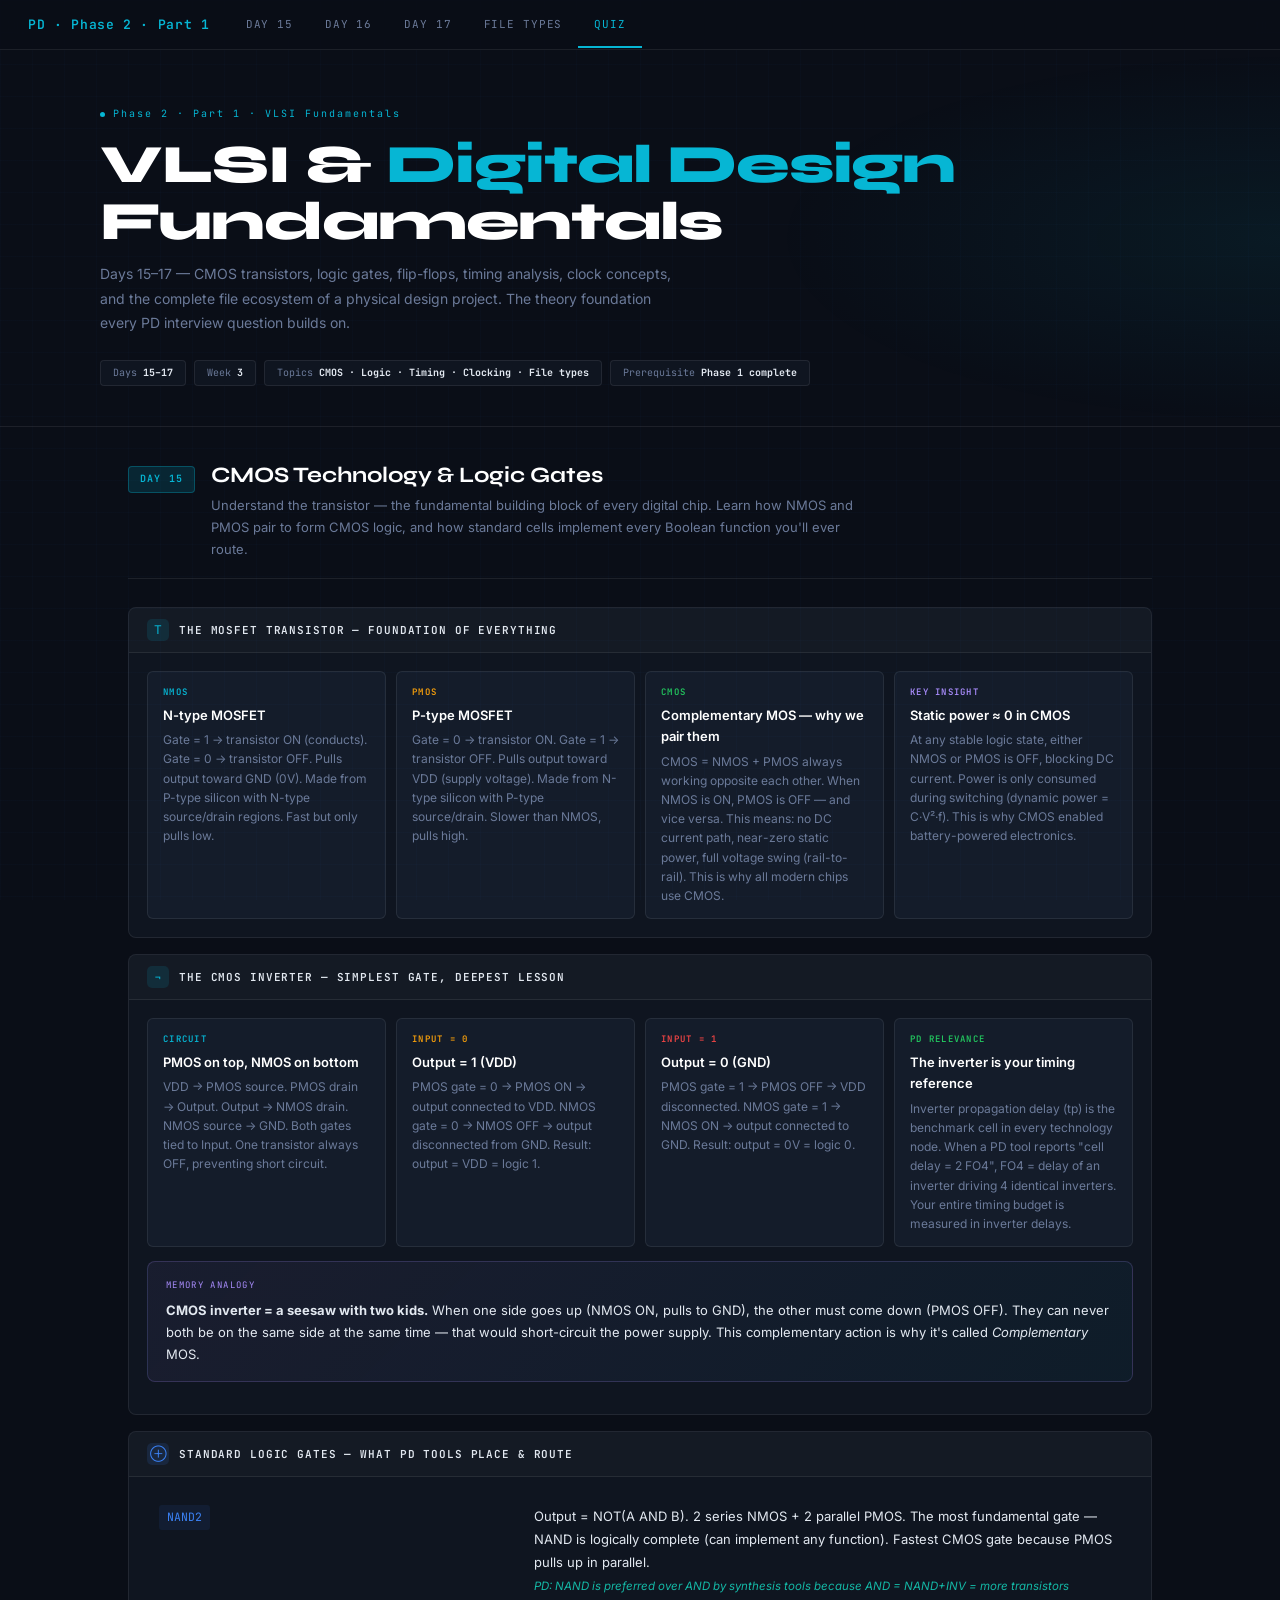
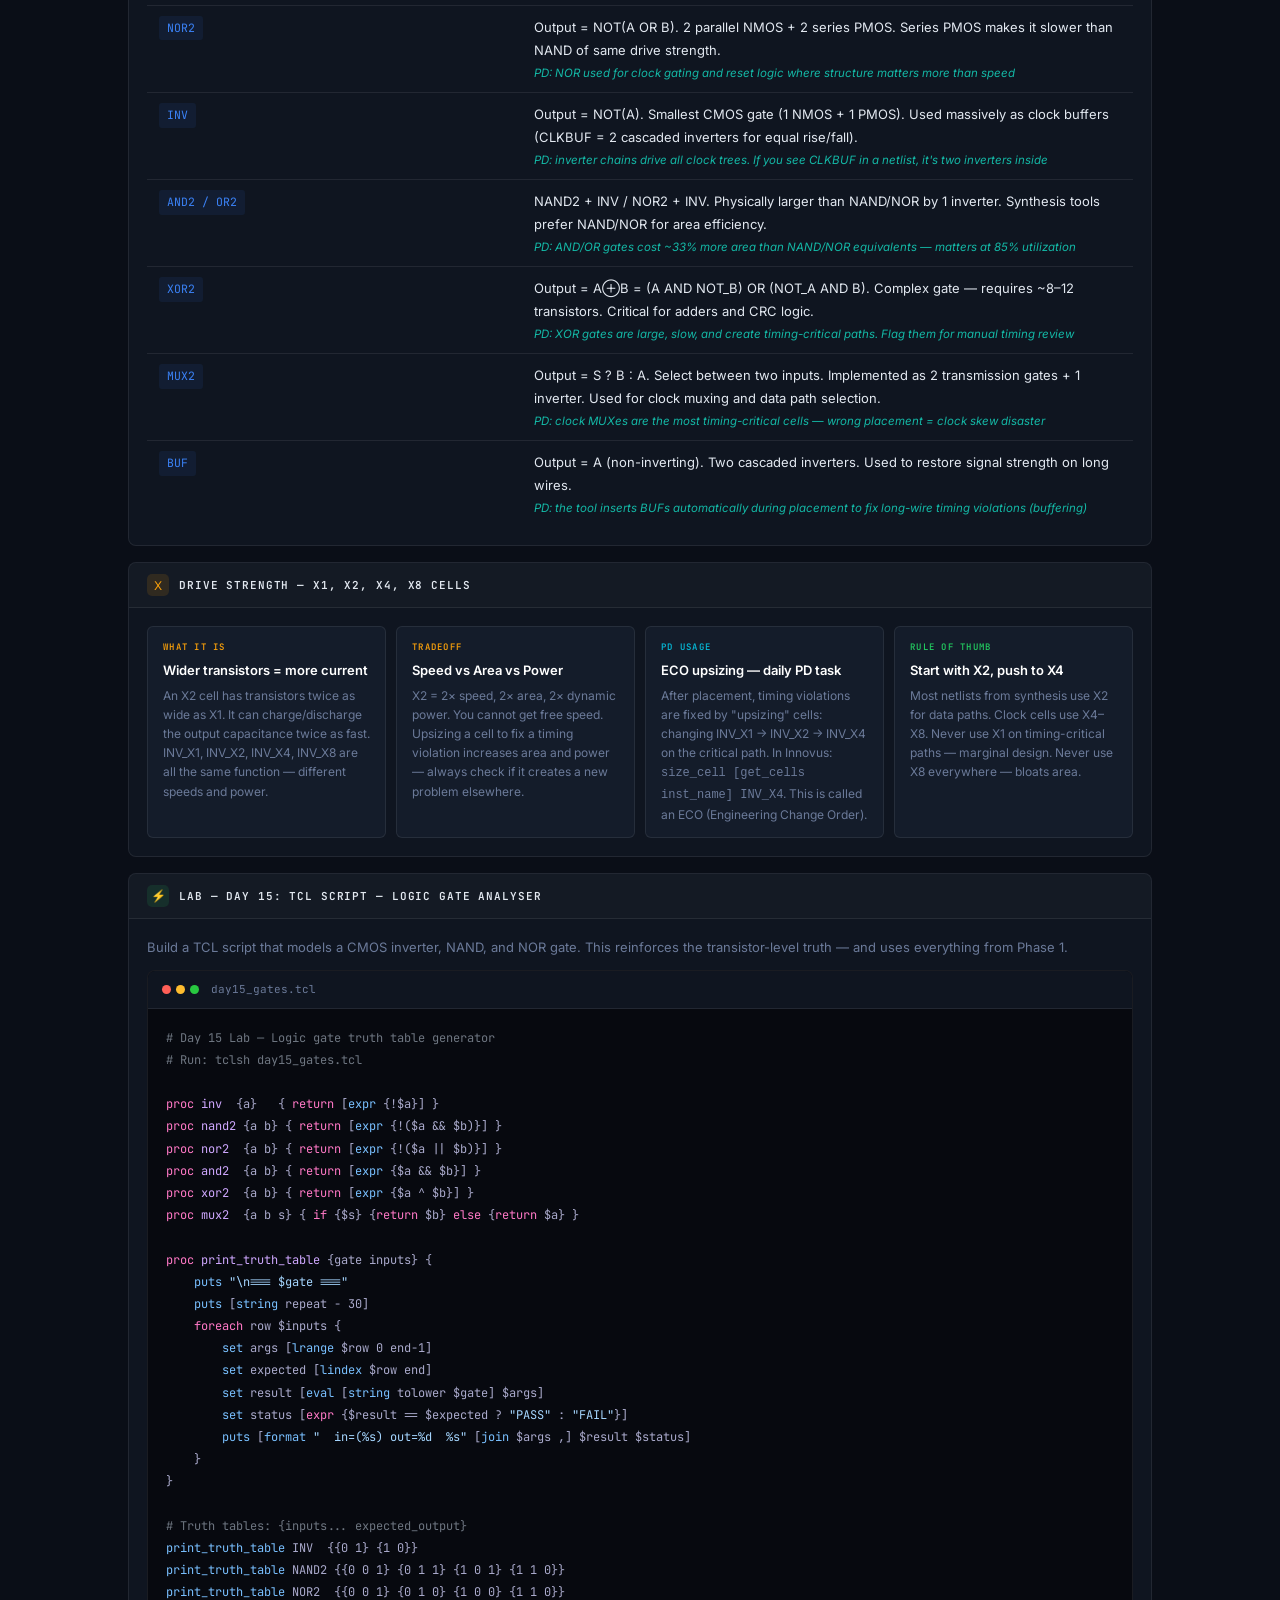
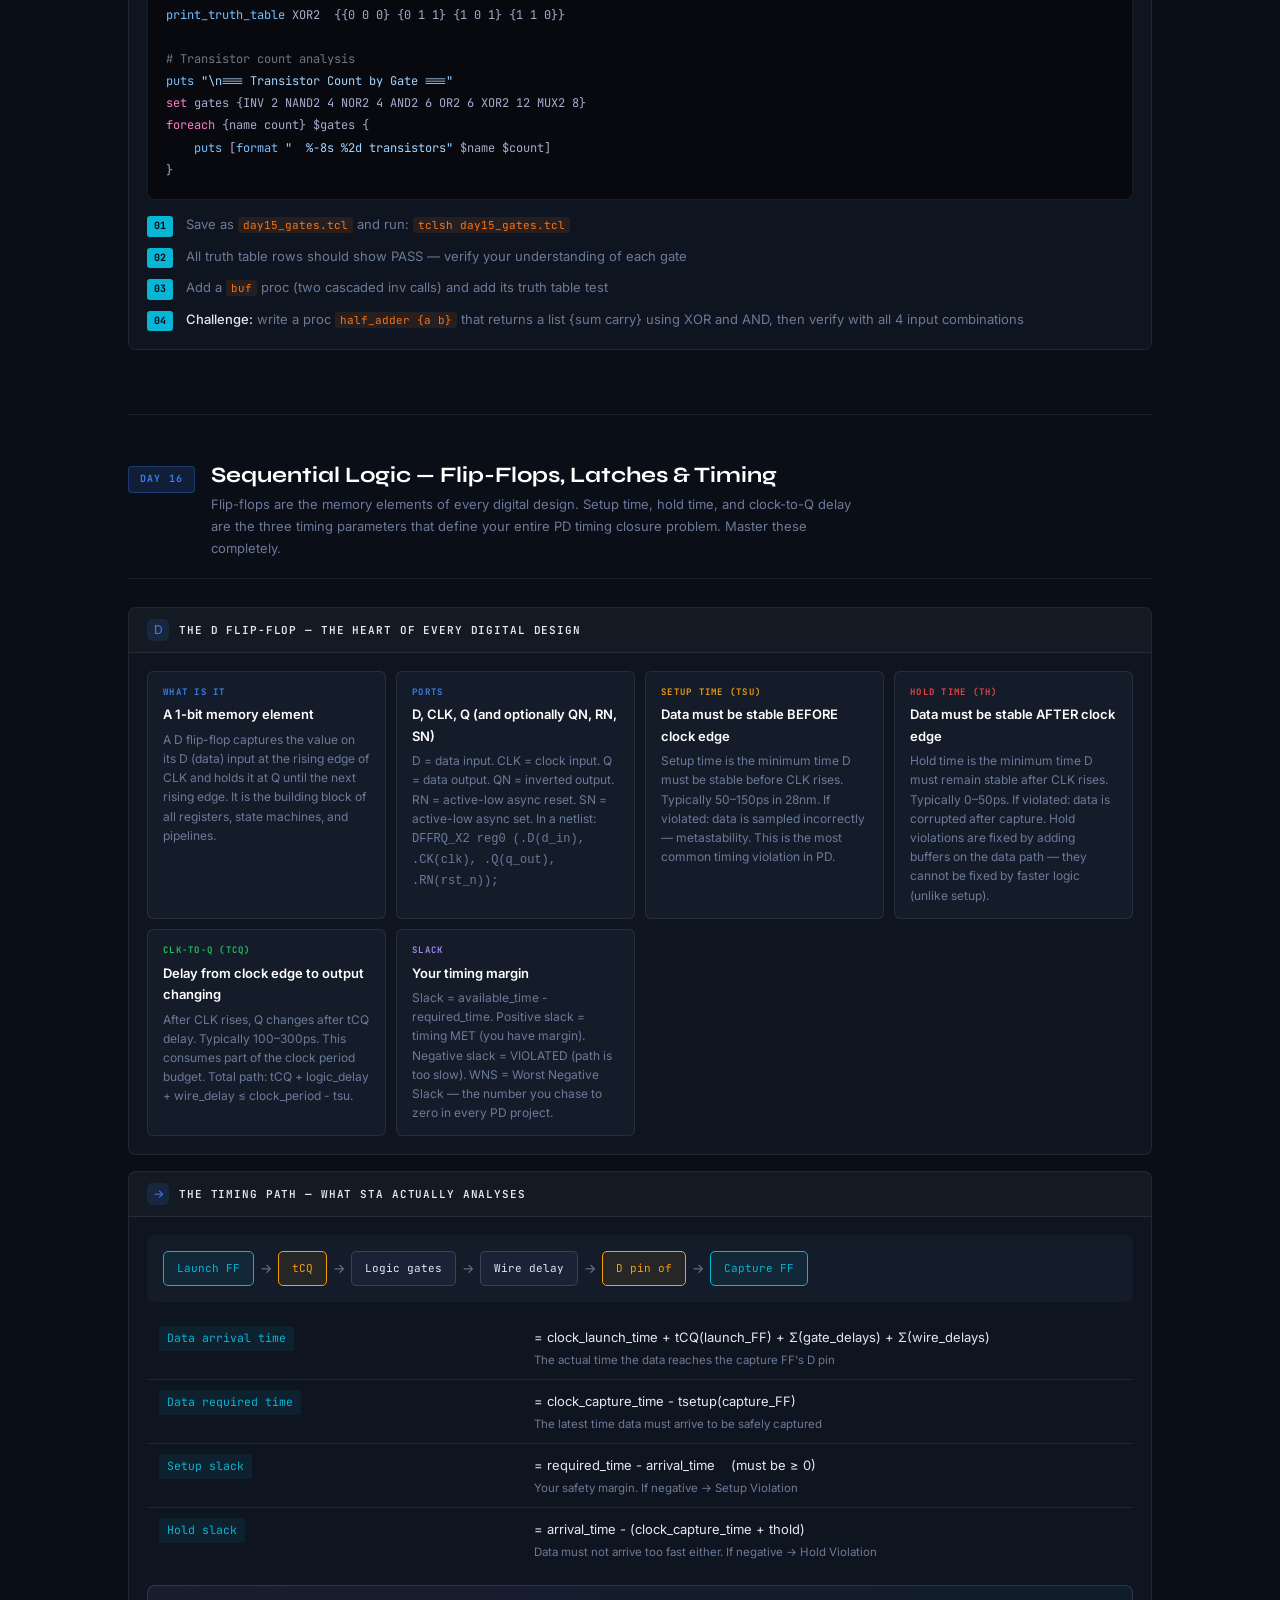
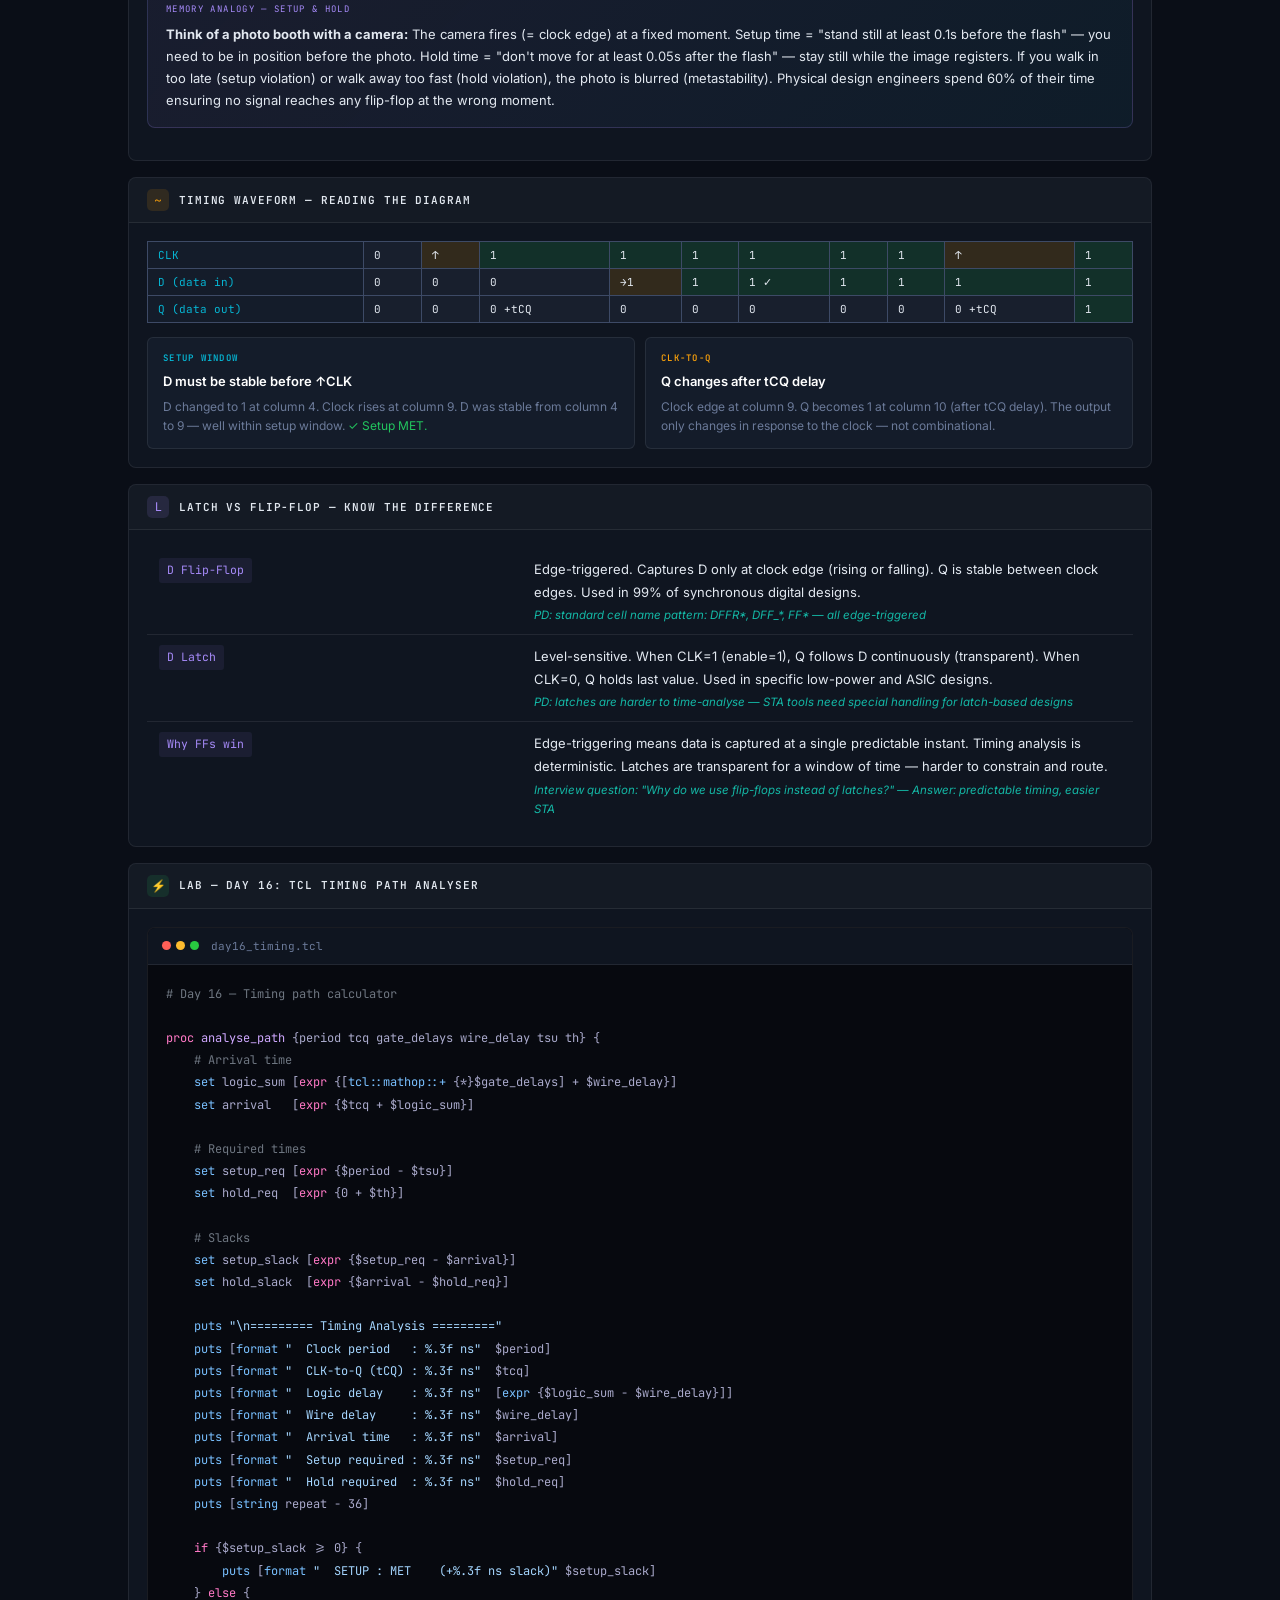
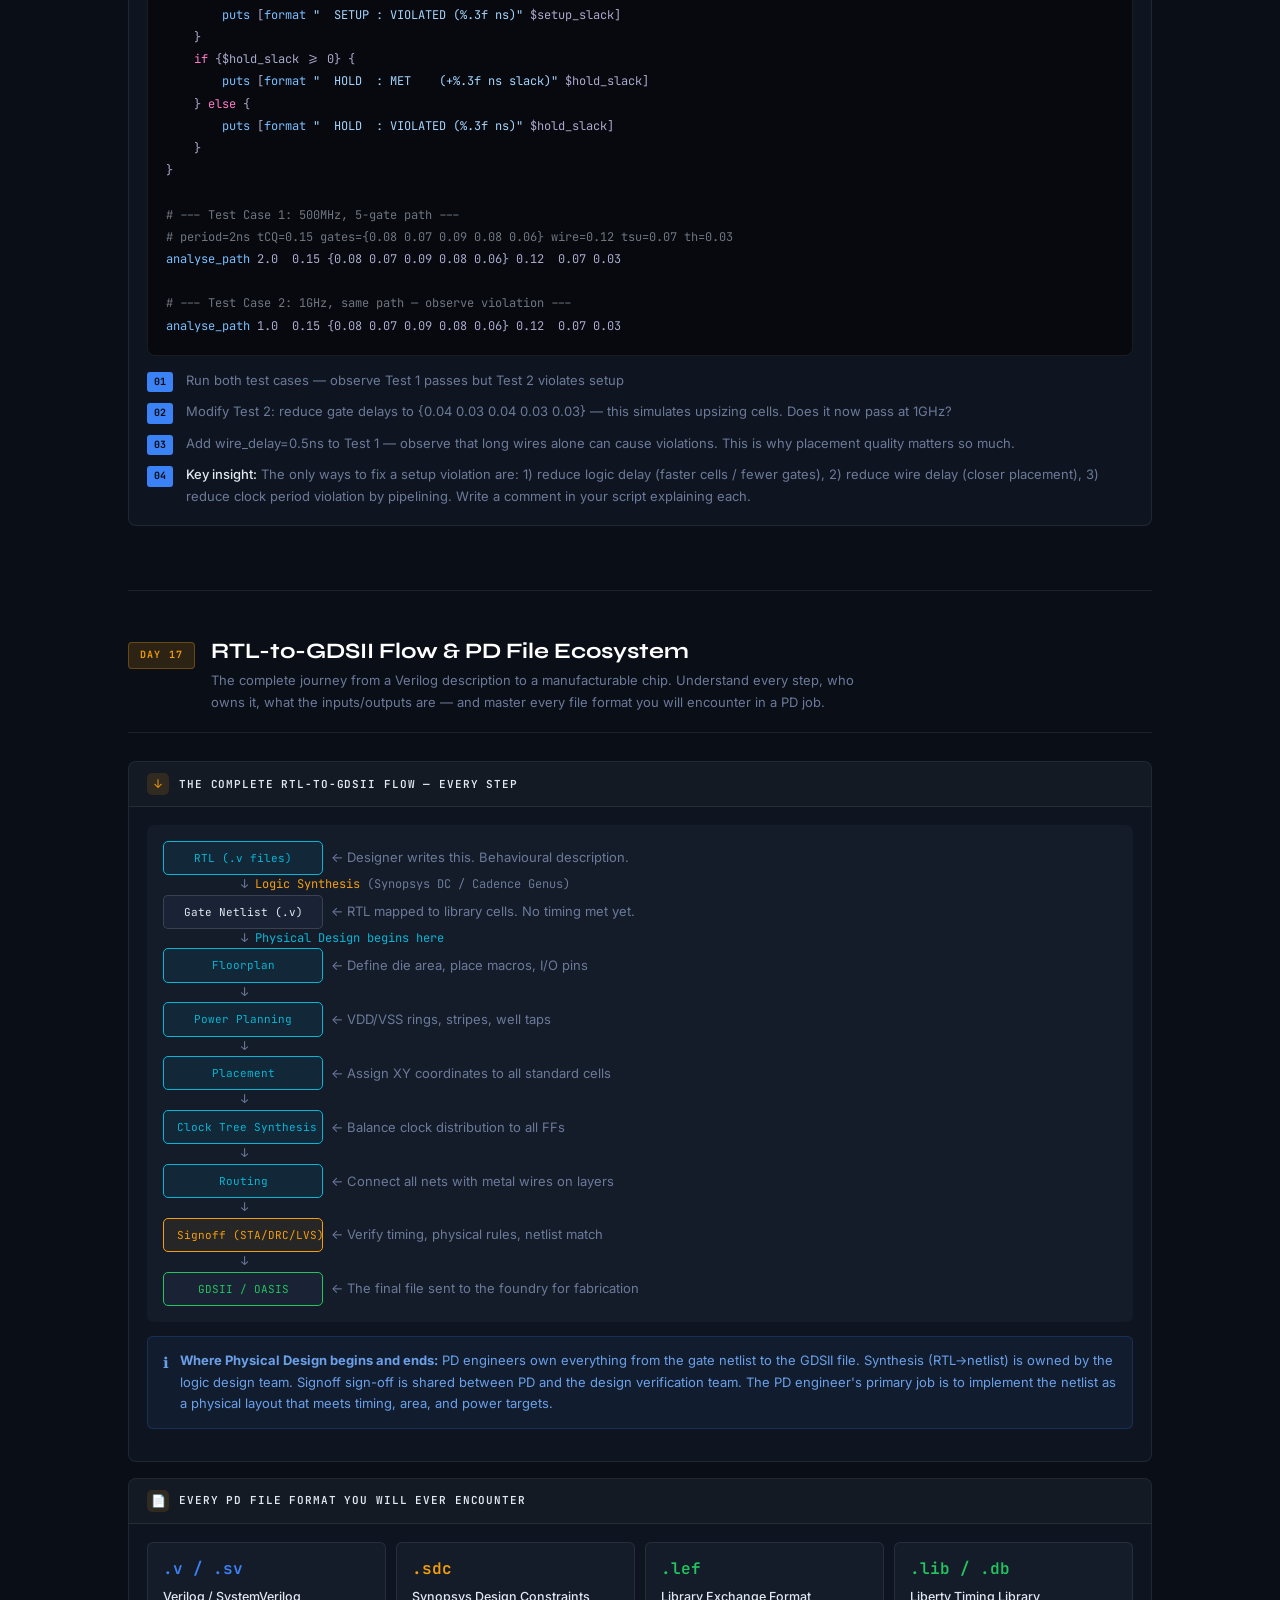
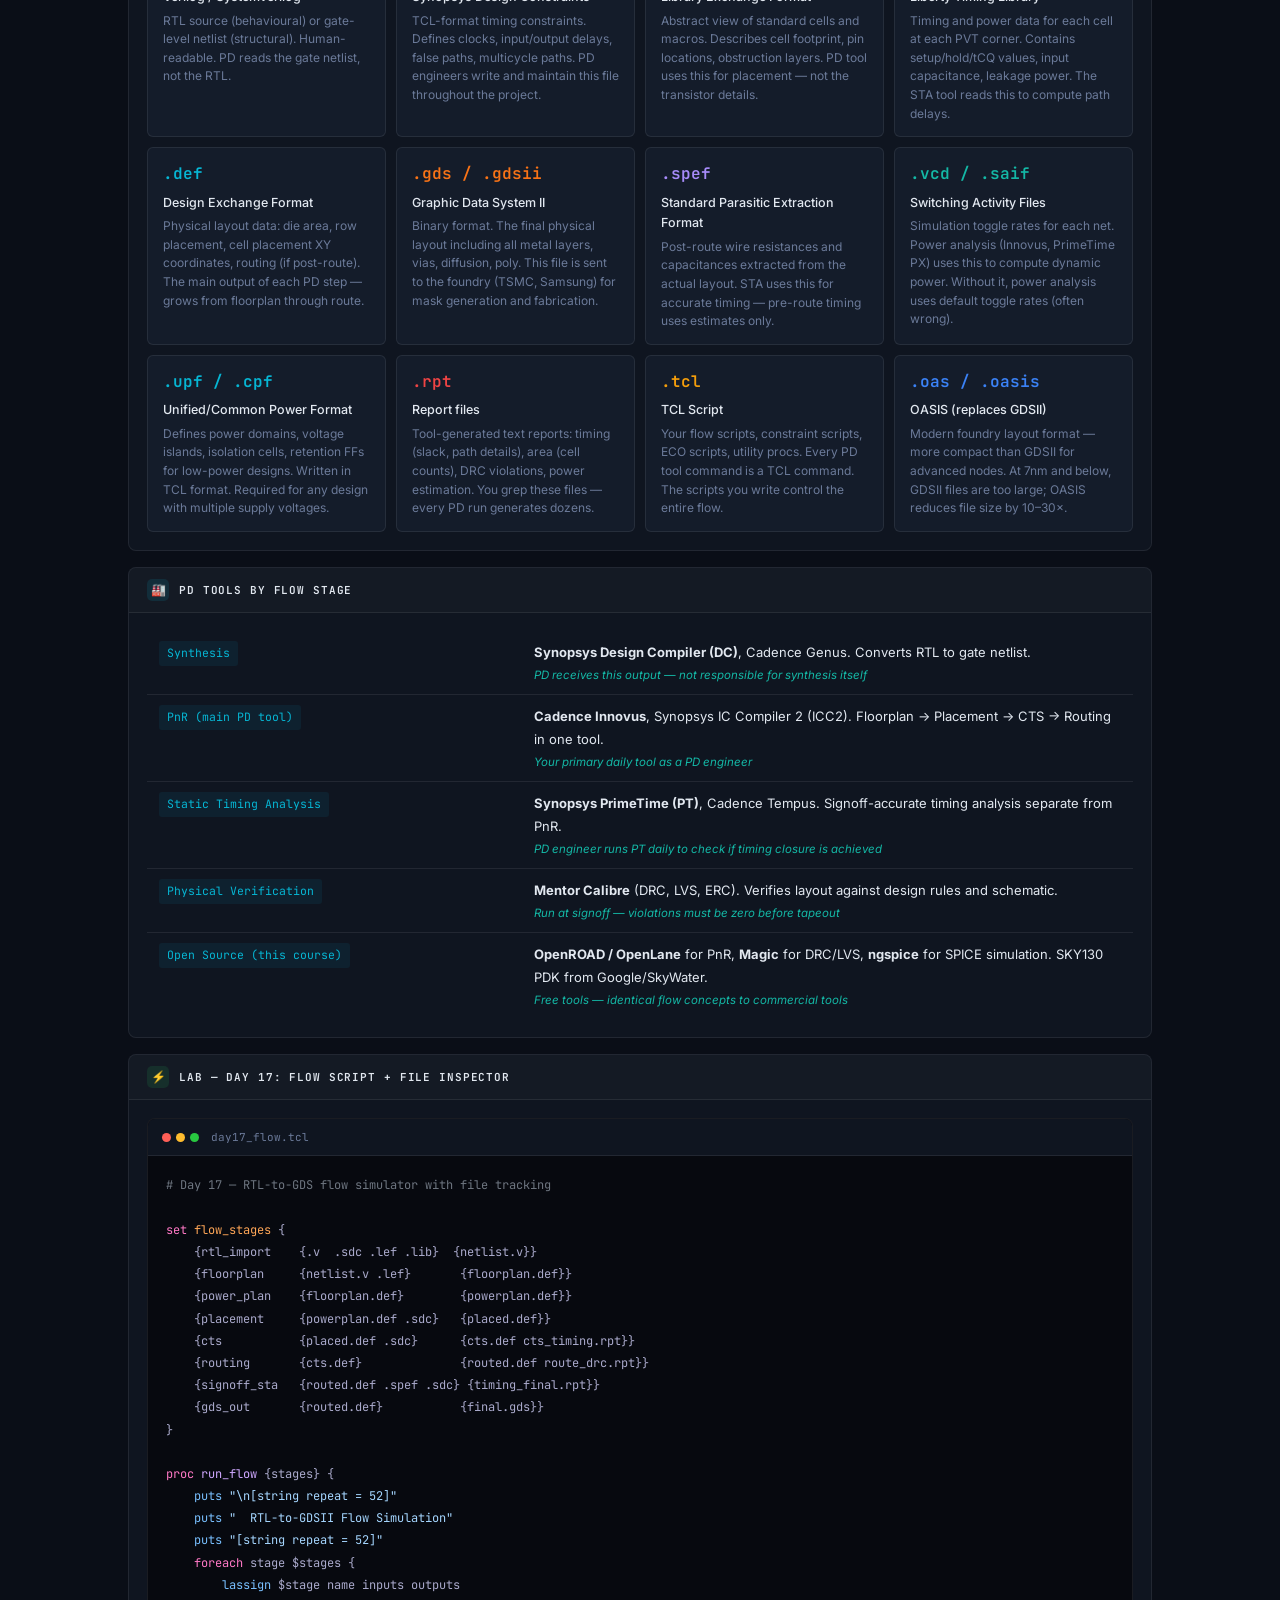
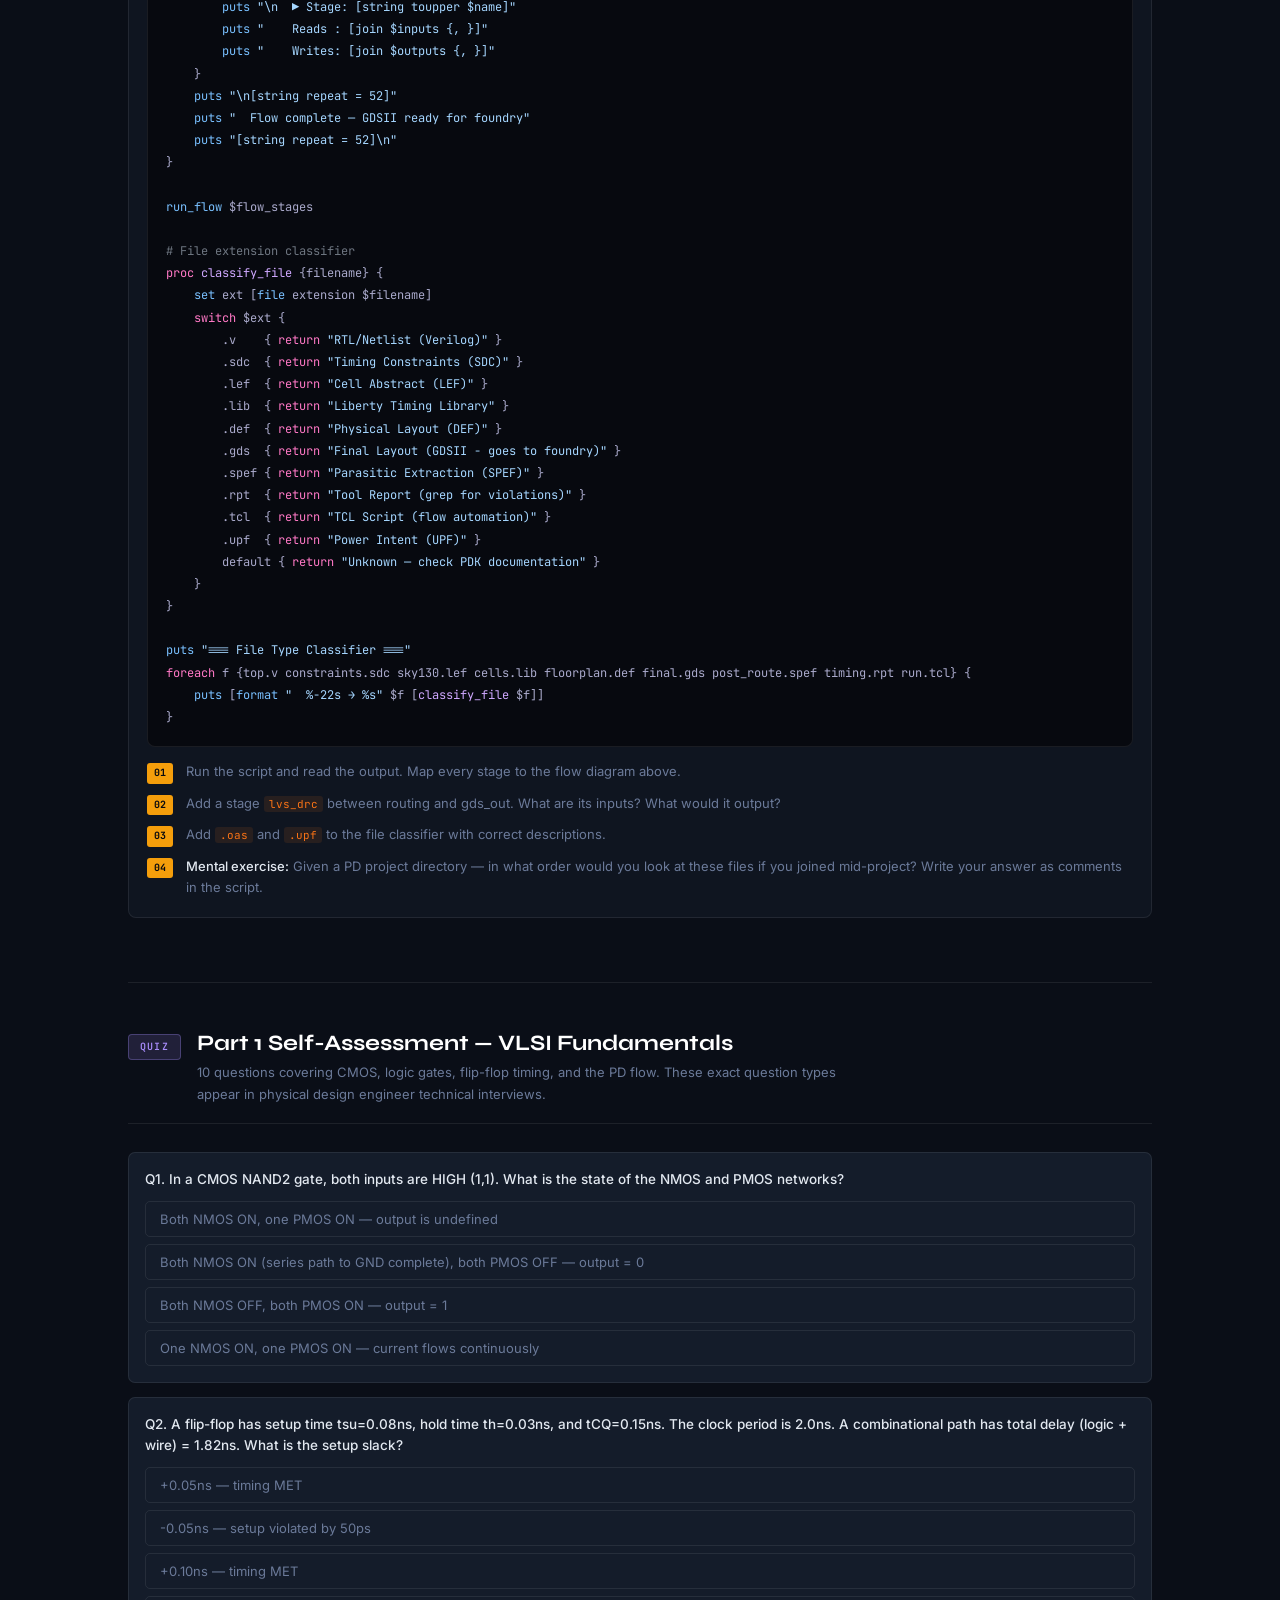
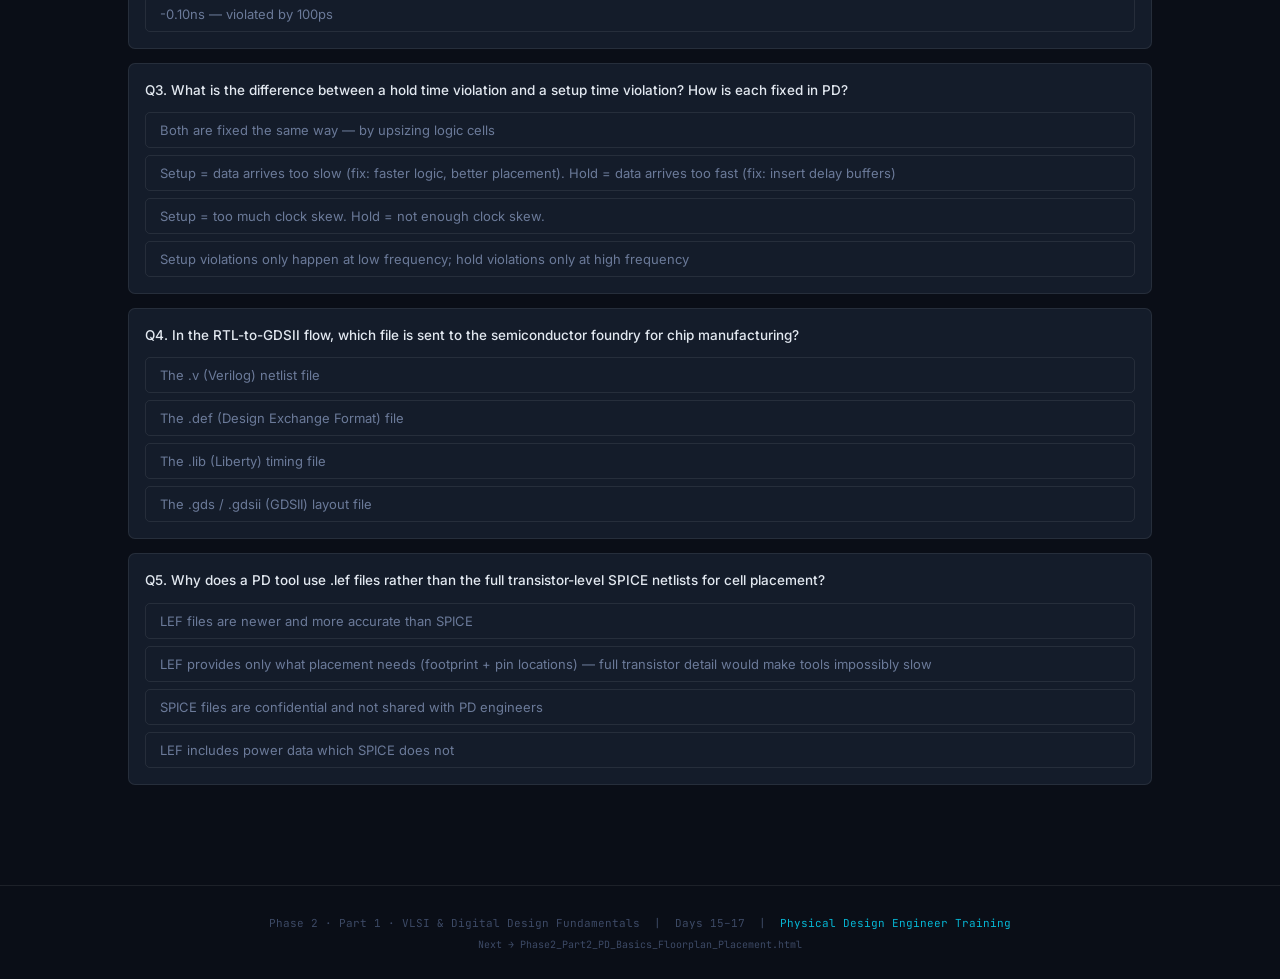
<file: study/Phase2_Part1_VLSI_Fundamentals.html>
<!DOCTYPE html>
<html lang="en">
<head>
<meta charset="UTF-8">
<meta name="viewport" content="width=device-width,initial-scale=1.0">
<title>Phase 2 · Part 1 — VLSI & Digital Design Fundamentals</title>
<style>
@import url('https://fonts.googleapis.com/css2?family=JetBrains+Mono:wght@400;500;600&family=Syne:wght@700;800&family=Inter:wght@300;400;500;600&display=swap');
:root{
  --bg:#0a0e17;--bg2:#0f1520;--bg3:#141c2a;--bg4:#1a2235;
  --border:rgba(255,255,255,0.08);--border2:rgba(255,255,255,0.14);
  --text:#e2e8f0;--muted:#6b7a99;--muted2:#3d4a66;
  --green:#22c55e;--blue:#3b82f6;--amber:#f59e0b;--orange:#f97316;
  --purple:#a78bfa;--teal:#14b8a6;--red:#ef4444;--cyan:#06b6d4;
  --mono:'JetBrains Mono',monospace;--display:'Syne',sans-serif;--body:'Inter',sans-serif;
}
*{margin:0;padding:0;box-sizing:border-box}
html{scroll-behavior:smooth}
body{background:var(--bg);color:var(--text);font-family:var(--body);font-size:14px;line-height:1.65}
/* circuit grid bg */
body::before{content:'';position:fixed;inset:0;background-image:linear-gradient(rgba(59,130,246,0.025) 1px,transparent 1px),linear-gradient(90deg,rgba(59,130,246,0.025) 1px,transparent 1px);background-size:32px 32px;pointer-events:none;z-index:0}

/* NAV */
.nav{position:sticky;top:0;z-index:100;background:rgba(10,14,23,0.96);backdrop-filter:blur(12px);border-bottom:1px solid var(--border);display:flex;align-items:center;gap:0;overflow-x:auto;padding:0 28px}
.nav-brand{font-family:var(--mono);font-size:13px;font-weight:600;color:var(--cyan);letter-spacing:.05em;padding:14px 0;margin-right:20px;white-space:nowrap}
.nav a{display:block;padding:13px 16px;font-family:var(--mono);font-size:11px;letter-spacing:.08em;text-transform:uppercase;color:var(--muted);text-decoration:none;border-bottom:2px solid transparent;white-space:nowrap;transition:all .2s}
.nav a:hover{color:var(--text)}
.nav a.on{color:var(--cyan);border-bottom-color:var(--cyan)}

/* HERO */
.hero{padding:56px 28px 40px;border-bottom:1px solid var(--border);position:relative;overflow:hidden}
.hero::after{content:'';position:absolute;right:0;top:0;width:40%;height:100%;background:radial-gradient(ellipse at right center,rgba(6,182,212,0.07),transparent 70%);pointer-events:none}
.wrap{max-width:1080px;margin:0 auto;position:relative}
.hero-eyebrow{font-family:var(--mono);font-size:10px;letter-spacing:.2em;color:var(--cyan);margin-bottom:14px;display:flex;align-items:center;gap:8px}
.hero-eyebrow::before{content:'';width:5px;height:5px;border-radius:50%;background:var(--cyan);animation:pulse 2s infinite}
@keyframes pulse{0%,100%{opacity:1;box-shadow:0 0 0 0 rgba(6,182,212,.4)}50%{opacity:.6;box-shadow:0 0 0 5px rgba(6,182,212,0)}}
.hero h1{font-family:var(--display);font-size:clamp(30px,5vw,54px);font-weight:800;color:#fff;line-height:1.05;letter-spacing:-.02em;margin-bottom:12px}
.hero h1 em{font-style:normal;color:var(--cyan)}
.hero-sub{font-size:14px;color:var(--muted);max-width:580px;line-height:1.75;margin-bottom:24px}
.chips{display:flex;flex-wrap:wrap;gap:8px}
.chip{font-family:var(--mono);font-size:10px;padding:4px 12px;border-radius:4px;border:1px solid var(--border);color:var(--muted);background:var(--bg2)}
.chip b{color:var(--text)}

/* PAGE */
.page{max-width:1080px;margin:0 auto;padding:36px 28px}

/* DAY SECTIONS */
.day{scroll-margin-top:58px;margin-bottom:64px}
.day-hd{display:flex;align-items:flex-start;gap:16px;padding-bottom:18px;border-bottom:1px solid var(--border);margin-bottom:28px}
.day-badge{font-family:var(--mono);font-size:10px;font-weight:600;letter-spacing:.12em;padding:4px 11px;border-radius:4px;white-space:nowrap;margin-top:3px;flex-shrink:0}
.db-cyan{background:rgba(6,182,212,.15);color:var(--cyan);border:1px solid rgba(6,182,212,.3)}
.db-blue{background:rgba(59,130,246,.15);color:var(--blue);border:1px solid rgba(59,130,246,.3)}
.db-amber{background:rgba(245,158,11,.15);color:var(--amber);border:1px solid rgba(245,158,11,.3)}
.day-ttl{font-family:var(--display);font-size:22px;font-weight:700;color:#fff;margin-bottom:5px;line-height:1.15}
.day-desc{font-size:13px;color:var(--muted);max-width:660px;line-height:1.7}

/* CARDS */
.card{background:var(--bg2);border:1px solid var(--border);border-radius:8px;margin-bottom:16px;overflow:hidden}
.card-hd{display:flex;align-items:center;gap:10px;padding:11px 18px;border-bottom:1px solid var(--border);background:rgba(255,255,255,.018)}
.card-icon{width:22px;height:22px;border-radius:5px;display:flex;align-items:center;justify-content:center;font-size:12px;flex-shrink:0}
.ci-cyan{background:rgba(6,182,212,.12);color:var(--cyan)}
.ci-blue{background:rgba(59,130,246,.12);color:var(--blue)}
.ci-amber{background:rgba(245,158,.11,.12);color:var(--amber)}
.ci-green{background:rgba(34,197,94,.12);color:var(--green)}
.ci-purple{background:rgba(167,139,250,.12);color:var(--purple)}
.card-ttl{font-family:var(--mono);font-size:11px;font-weight:600;letter-spacing:.08em;text-transform:uppercase;color:var(--text)}
.card-body{padding:18px}

/* CONCEPTS */
.cg{display:grid;grid-template-columns:repeat(auto-fit,minmax(210px,1fr));gap:10px}
.cc{background:var(--bg3);border:1px solid var(--border);border-radius:6px;padding:13px 15px}
.cc-lbl{font-family:var(--mono);font-size:9px;font-weight:600;letter-spacing:.14em;text-transform:uppercase;margin-bottom:5px}
.cc-lbl.cyan{color:var(--cyan)}
.cc-lbl.blue{color:var(--blue)}
.cc-lbl.amber{color:var(--amber)}
.cc-lbl.green{color:var(--green)}
.cc-lbl.purple{color:var(--purple)}
.cc-lbl.red{color:var(--red)}
.cc-lbl.teal{color:var(--teal)}
.cc-ttl{font-size:13px;font-weight:600;color:#fff;margin-bottom:4px}
.cc-body{font-size:12px;color:var(--muted);line-height:1.6}

/* TABLES */
.tbl{width:100%;border-collapse:collapse}
.tbl tr{border-bottom:1px solid var(--border)}
.tbl tr:last-child{border-bottom:none}
.tbl tr:hover{background:rgba(255,255,255,.018)}
.tbl td{padding:9px 12px;vertical-align:top}
.tbl td:first-child{width:38%;min-width:160px}
.tc{font-family:var(--mono);font-size:11.5px;color:var(--orange);background:rgba(249,115,22,.08);padding:3px 8px;border-radius:3px;display:inline-block;white-space:nowrap}
.tc.blue{color:var(--blue);background:rgba(59,130,246,.08)}
.tc.cyan{color:var(--cyan);background:rgba(6,182,212,.08)}
.tc.amber{color:var(--amber);background:rgba(245,158,11,.08)}
.tc.green{color:var(--green);background:rgba(34,197,94,.08)}
.tc.purple{color:var(--purple);background:rgba(167,139,250,.08)}
.td{font-size:13px;color:var(--text);line-height:1.5}
.td-pd{font-size:11.5px;color:var(--teal);margin-top:3px;font-style:italic}
.td-sub{font-size:11.5px;color:var(--muted);margin-top:3px}

/* CODE */
.codeblock{background:#07090f;border:1px solid var(--border);border-radius:8px;overflow:hidden;margin-bottom:14px}
.cb-hd{display:flex;align-items:center;gap:8px;padding:9px 14px;background:var(--bg2);border-bottom:1px solid var(--border)}
.dots{display:flex;gap:5px}
.dots span{width:9px;height:9px;border-radius:50%}
.dots span:nth-child(1){background:#ff5f57}
.dots span:nth-child(2){background:#febc2e}
.dots span:nth-child(3){background:#28c840}
.cb-fn{font-family:var(--mono);font-size:11px;color:var(--muted);margin-left:4px}
.cb-body{padding:18px;font-family:var(--mono);font-size:12px;line-height:1.85;overflow-x:auto;white-space:pre;color:#aac}
.ck{color:#ff79c6}.cs{color:#a5d6ff}.cn{color:#f2cc60}.cf{color:#cfa8ff}.cm{color:#6e7681}.cv{color:#ffa657}.co{color:#79c0ff}

/* LAB */
.lab-list{list-style:none;display:flex;flex-direction:column;gap:9px}
.lab-item{display:flex;gap:13px;align-items:flex-start}
.lab-n{font-family:var(--mono);font-size:10px;font-weight:700;padding:2px 7px;border-radius:3px;flex-shrink:0;margin-top:2px;color:#07090f}
.ln-cyan{background:var(--cyan)}
.ln-blue{background:var(--blue)}
.ln-amber{background:var(--amber)}
.lab-txt{font-size:13px;color:var(--muted);line-height:1.65}
.lab-txt code{font-family:var(--mono);font-size:11px;color:var(--orange);background:rgba(249,115,22,.1);padding:1px 5px;border-radius:3px}
.lab-txt strong{color:var(--text);font-weight:500}

/* CALLOUTS */
.cbox{display:flex;gap:11px;border-radius:6px;padding:13px 15px;margin-bottom:14px;font-size:13px;line-height:1.65}
.cbox-tip{background:rgba(245,158,11,.07);border:1px solid rgba(245,158,11,.2);color:#c49b20}
.cbox-win{background:rgba(34,197,94,.07);border:1px solid rgba(34,197,94,.2);color:var(--green)}
.cbox-info{background:rgba(59,130,246,.07);border:1px solid rgba(59,130,246,.2);color:#6ba0e8}
.cbox-warn{background:rgba(239,68,68,.07);border:1px solid rgba(239,68,68,.2);color:#e07070}
.cbox-icon{font-size:15px;flex-shrink:0;margin-top:1px}

/* ANALOGY BOX */
.analogy{background:linear-gradient(135deg,rgba(167,139,250,.07),rgba(6,182,212,.05));border:1px solid rgba(167,139,250,.2);border-radius:8px;padding:16px 18px;margin-bottom:14px}
.analogy-lbl{font-family:var(--mono);font-size:9px;letter-spacing:.15em;color:var(--purple);margin-bottom:6px;text-transform:uppercase}
.analogy-txt{font-size:13px;color:var(--text);line-height:1.7}

/* FLOW DIAGRAM */
.flow{display:flex;align-items:center;flex-wrap:wrap;gap:6px;padding:16px;background:var(--bg3);border-radius:7px;margin-bottom:14px}
.fnode{background:var(--bg4);border:1px solid var(--border2);border-radius:5px;padding:7px 13px;font-family:var(--mono);font-size:11px;color:var(--text);white-space:nowrap}
.fnode.hl{border-color:var(--cyan);color:var(--cyan);background:rgba(6,182,212,.08)}
.fnode.amber{border-color:var(--amber);color:var(--amber);background:rgba(245,158,11,.08)}
.farr{color:var(--muted);font-size:13px;flex-shrink:0}

/* FILE TYPE TABLE */
.ft-grid{display:grid;grid-template-columns:repeat(auto-fit,minmax(200px,1fr));gap:10px}
.ft-card{background:var(--bg3);border:1px solid var(--border);border-radius:6px;padding:13px 15px}
.ft-ext{font-family:var(--mono);font-size:16px;font-weight:600;margin-bottom:5px}
.ft-name{font-size:12.5px;font-weight:500;color:var(--text);margin-bottom:4px}
.ft-desc{font-size:12px;color:var(--muted);line-height:1.55}

/* QUIZ */
.quiz-wrap{display:flex;flex-direction:column;gap:14px}
.qcard{background:var(--bg3);border:1px solid var(--border);border-radius:7px;padding:16px}
.qtxt{font-size:13.5px;font-weight:500;color:var(--text);margin-bottom:12px;line-height:1.5}
.qopts{display:flex;flex-direction:column;gap:7px}
.qopt{padding:9px 14px;border:1px solid var(--border);border-radius:5px;background:transparent;color:var(--muted);font-size:13px;cursor:pointer;text-align:left;font-family:var(--body);transition:all .15s;width:100%}
.qopt:hover:not(:disabled){border-color:rgba(6,182,212,.4);color:var(--text);background:rgba(6,182,212,.04)}
.qopt.ok{border-color:var(--green)!important;color:var(--green)!important;background:rgba(34,197,94,.07)!important}
.qopt.no{border-color:var(--red)!important;color:var(--red)!important;background:rgba(239,68,68,.07)!important}
.qexp{margin-top:10px;font-size:12.5px;color:var(--muted);line-height:1.6;display:none;padding:10px 13px;background:rgba(34,197,94,.05);border-radius:5px;border-left:2px solid var(--green)}
.qexp.show{display:block}

/* TIMING DIAGRAM */
.timing-tbl{width:100%;border-collapse:collapse;font-family:var(--mono);font-size:11px}
.timing-tbl td{padding:4px 10px;border:1px solid var(--muted2);color:var(--text)}
.timing-tbl td:first-child{color:var(--cyan);background:var(--bg3);min-width:80px}
.t-hi{background:rgba(34,197,94,.15);color:var(--green)}
.t-lo{background:rgba(107,122,153,.1);color:var(--muted)}
.t-rise{background:rgba(245,158,11,.15);color:var(--amber)}

/* DIVIDER */
.divider{height:1px;background:var(--border);margin:48px 0}

/* FOOTER */
footer{border-top:1px solid var(--border);padding:28px;text-align:center;font-family:var(--mono);font-size:11px;color:var(--muted2)}
footer em{color:var(--cyan);font-style:normal}

::-webkit-scrollbar{width:4px;height:4px}
::-webkit-scrollbar-track{background:transparent}
::-webkit-scrollbar-thumb{background:var(--muted2);border-radius:99px}
@media(max-width:680px){.page,.hero{padding-left:16px;padding-right:16px}.nav{padding:0 12px}.cg{grid-template-columns:1fr}}
</style>
</head>
<body>

<nav class="nav">
  <div class="nav-brand">PD · Phase 2 · Part 1</div>
  <a href="#day15" onclick="hl(this)">Day 15</a>
  <a href="#day16" onclick="hl(this)">Day 16</a>
  <a href="#day17" onclick="hl(this)">Day 17</a>
  <a href="#files" onclick="hl(this)">File Types</a>
  <a href="#quiz" onclick="hl(this)">Quiz</a>
</nav>

<div class="hero">
  <div class="wrap">
    <div class="hero-eyebrow">Phase 2 · Part 1 · VLSI Fundamentals</div>
    <h1>VLSI &amp; <em>Digital Design</em><br>Fundamentals</h1>
    <p class="hero-sub">Days 15–17 — CMOS transistors, logic gates, flip-flops, timing analysis, clock concepts, and the complete file ecosystem of a physical design project. The theory foundation every PD interview question builds on.</p>
    <div class="chips">
      <div class="chip">Days <b>15–17</b></div>
      <div class="chip">Week <b>3</b></div>
      <div class="chip">Topics <b>CMOS · Logic · Timing · Clocking · File types</b></div>
      <div class="chip">Prerequisite <b>Phase 1 complete</b></div>
    </div>
  </div>
</div>

<div class="page">

<!-- ══════════════════════════════════════════════ DAY 15 -->
<section class="day" id="day15">
  <div class="day-hd">
    <div class="day-badge db-cyan">DAY 15</div>
    <div>
      <div class="day-ttl">CMOS Technology &amp; Logic Gates</div>
      <div class="day-desc">Understand the transistor — the fundamental building block of every digital chip. Learn how NMOS and PMOS pair to form CMOS logic, and how standard cells implement every Boolean function you'll ever route.</div>
    </div>
  </div>

  <!-- CMOS fundamentals -->
  <div class="card">
    <div class="card-hd"><div class="card-icon ci-cyan">T</div><div class="card-ttl">The MOSFET Transistor — Foundation of Everything</div></div>
    <div class="card-body">
      <div class="cg">
        <div class="cc">
          <div class="cc-lbl cyan">NMOS</div>
          <div class="cc-ttl">N-type MOSFET</div>
          <div class="cc-body">Gate = 1 → transistor ON (conducts). Gate = 0 → transistor OFF. Pulls output toward GND (0V). Made from P-type silicon with N-type source/drain regions. Fast but only pulls low.</div>
        </div>
        <div class="cc">
          <div class="cc-lbl amber">PMOS</div>
          <div class="cc-ttl">P-type MOSFET</div>
          <div class="cc-body">Gate = 0 → transistor ON. Gate = 1 → transistor OFF. Pulls output toward VDD (supply voltage). Made from N-type silicon with P-type source/drain. Slower than NMOS, pulls high.</div>
        </div>
        <div class="cc">
          <div class="cc-lbl green">CMOS</div>
          <div class="cc-ttl">Complementary MOS — why we pair them</div>
          <div class="cc-body">CMOS = NMOS + PMOS always working opposite each other. When NMOS is ON, PMOS is OFF — and vice versa. This means: no DC current path, near-zero static power, full voltage swing (rail-to-rail). This is why all modern chips use CMOS.</div>
        </div>
        <div class="cc">
          <div class="cc-lbl purple">KEY INSIGHT</div>
          <div class="cc-ttl">Static power ≈ 0 in CMOS</div>
          <div class="cc-body">At any stable logic state, either NMOS or PMOS is OFF, blocking DC current. Power is only consumed during switching (dynamic power = C·V²·f). This is why CMOS enabled battery-powered electronics.</div>
        </div>
      </div>
    </div>
  </div>

  <!-- CMOS inverter -->
  <div class="card">
    <div class="card-hd"><div class="card-icon ci-cyan">¬</div><div class="card-ttl">The CMOS Inverter — Simplest Gate, Deepest Lesson</div></div>
    <div class="card-body">
      <div class="cg" style="margin-bottom:14px">
        <div class="cc">
          <div class="cc-lbl cyan">CIRCUIT</div>
          <div class="cc-ttl">PMOS on top, NMOS on bottom</div>
          <div class="cc-body">VDD → PMOS source. PMOS drain → Output. Output → NMOS drain. NMOS source → GND. Both gates tied to Input. One transistor always OFF, preventing short circuit.</div>
        </div>
        <div class="cc">
          <div class="cc-lbl amber">INPUT = 0</div>
          <div class="cc-ttl">Output = 1 (VDD)</div>
          <div class="cc-body">PMOS gate = 0 → PMOS ON → output connected to VDD. NMOS gate = 0 → NMOS OFF → output disconnected from GND. Result: output = VDD = logic 1.</div>
        </div>
        <div class="cc">
          <div class="cc-lbl red">INPUT = 1</div>
          <div class="cc-ttl">Output = 0 (GND)</div>
          <div class="cc-body">PMOS gate = 1 → PMOS OFF → VDD disconnected. NMOS gate = 1 → NMOS ON → output connected to GND. Result: output = 0V = logic 0.</div>
        </div>
        <div class="cc">
          <div class="cc-lbl green">PD RELEVANCE</div>
          <div class="cc-ttl">The inverter is your timing reference</div>
          <div class="cc-body">Inverter propagation delay (tp) is the benchmark cell in every technology node. When a PD tool reports "cell delay = 2 FO4", FO4 = delay of an inverter driving 4 identical inverters. Your entire timing budget is measured in inverter delays.</div>
        </div>
      </div>
      <div class="analogy">
        <div class="analogy-lbl">Memory Analogy</div>
        <div class="analogy-txt"><strong>CMOS inverter = a seesaw with two kids.</strong> When one side goes up (NMOS ON, pulls to GND), the other must come down (PMOS OFF). They can never both be on the same side at the same time — that would short-circuit the power supply. This complementary action is why it's called <em>Complementary</em> MOS.</div>
      </div>
    </div>
  </div>

  <!-- Logic Gates -->
  <div class="card">
    <div class="card-hd"><div class="card-icon ci-blue">⊕</div><div class="card-ttl">Standard Logic Gates — What PD Tools Place &amp; Route</div></div>
    <div class="card-body">
      <table class="tbl">
        <tr><td><span class="tc blue">NAND2</span></td><td><span class="td">Output = NOT(A AND B). 2 series NMOS + 2 parallel PMOS. The most fundamental gate — NAND is logically complete (can implement any function). Fastest CMOS gate because PMOS pulls up in parallel.</span><div class="td-pd">PD: NAND is preferred over AND by synthesis tools because AND = NAND+INV = more transistors</div></td></tr>
        <tr><td><span class="tc blue">NOR2</span></td><td><span class="td">Output = NOT(A OR B). 2 parallel NMOS + 2 series PMOS. Series PMOS makes it slower than NAND of same drive strength.</span><div class="td-pd">PD: NOR used for clock gating and reset logic where structure matters more than speed</div></td></tr>
        <tr><td><span class="tc blue">INV</span></td><td><span class="td">Output = NOT(A). Smallest CMOS gate (1 NMOS + 1 PMOS). Used massively as clock buffers (CLKBUF = 2 cascaded inverters for equal rise/fall).</span><div class="td-pd">PD: inverter chains drive all clock trees. If you see CLKBUF in a netlist, it's two inverters inside</div></td></tr>
        <tr><td><span class="tc blue">AND2 / OR2</span></td><td><span class="td">NAND2 + INV / NOR2 + INV. Physically larger than NAND/NOR by 1 inverter. Synthesis tools prefer NAND/NOR for area efficiency.</span><div class="td-pd">PD: AND/OR gates cost ~33% more area than NAND/NOR equivalents — matters at 85% utilization</div></td></tr>
        <tr><td><span class="tc blue">XOR2</span></td><td><span class="td">Output = A⊕B = (A AND NOT_B) OR (NOT_A AND B). Complex gate — requires ~8–12 transistors. Critical for adders and CRC logic.</span><div class="td-pd">PD: XOR gates are large, slow, and create timing-critical paths. Flag them for manual timing review</div></td></tr>
        <tr><td><span class="tc blue">MUX2</span></td><td><span class="td">Output = S ? B : A. Select between two inputs. Implemented as 2 transmission gates + 1 inverter. Used for clock muxing and data path selection.</span><div class="td-pd">PD: clock MUXes are the most timing-critical cells — wrong placement = clock skew disaster</div></td></tr>
        <tr><td><span class="tc blue">BUF</span></td><td><span class="td">Output = A (non-inverting). Two cascaded inverters. Used to restore signal strength on long wires.</span><div class="td-pd">PD: the tool inserts BUFs automatically during placement to fix long-wire timing violations (buffering)</div></td></tr>
      </table>
    </div>
  </div>

  <!-- Drive strength -->
  <div class="card">
    <div class="card-hd"><div class="card-icon ci-amber">X</div><div class="card-ttl">Drive Strength — X1, X2, X4, X8 Cells</div></div>
    <div class="card-body">
      <div class="cg">
        <div class="cc">
          <div class="cc-lbl amber">WHAT IT IS</div>
          <div class="cc-ttl">Wider transistors = more current</div>
          <div class="cc-body">An X2 cell has transistors twice as wide as X1. It can charge/discharge the output capacitance twice as fast. INV_X1, INV_X2, INV_X4, INV_X8 are all the same function — different speeds and power.</div>
        </div>
        <div class="cc">
          <div class="cc-lbl amber">TRADEOFF</div>
          <div class="cc-ttl">Speed vs Area vs Power</div>
          <div class="cc-body">X2 = 2× speed, 2× area, 2× dynamic power. You cannot get free speed. Upsizing a cell to fix a timing violation increases area and power — always check if it creates a new problem elsewhere.</div>
        </div>
        <div class="cc">
          <div class="cc-lbl cyan">PD USAGE</div>
          <div class="cc-ttl">ECO upsizing — daily PD task</div>
          <div class="cc-body">After placement, timing violations are fixed by "upsizing" cells: changing INV_X1 → INV_X2 → INV_X4 on the critical path. In Innovus: <code>size_cell [get_cells inst_name] INV_X4</code>. This is called an ECO (Engineering Change Order).</div>
        </div>
        <div class="cc">
          <div class="cc-lbl green">RULE OF THUMB</div>
          <div class="cc-ttl">Start with X2, push to X4</div>
          <div class="cc-body">Most netlists from synthesis use X2 for data paths. Clock cells use X4–X8. Never use X1 on timing-critical paths — marginal design. Never use X8 everywhere — bloats area.</div>
        </div>
      </div>
    </div>
  </div>

  <!-- Lab 15 -->
  <div class="card">
    <div class="card-hd"><div class="card-icon ci-green">⚡</div><div class="card-ttl">Lab — Day 15: TCL Script — Logic Gate Analyser</div></div>
    <div class="card-body">
      <p style="font-size:13px;color:var(--muted);margin-bottom:12px">Build a TCL script that models a CMOS inverter, NAND, and NOR gate. This reinforces the transistor-level truth — and uses everything from Phase 1.</p>
      <div class="codeblock">
        <div class="cb-hd"><div class="dots"><span></span><span></span><span></span></div><span class="cb-fn">day15_gates.tcl</span></div>
        <div class="cb-body"><span class="cm"># Day 15 Lab — Logic gate truth table generator</span>
<span class="cm"># Run: tclsh day15_gates.tcl</span>

<span class="ck">proc</span> <span class="cf">inv</span>  {a}   { <span class="ck">return</span> [<span class="co">expr</span> {!$a}] }
<span class="ck">proc</span> <span class="cf">nand2</span> {a b} { <span class="ck">return</span> [<span class="co">expr</span> {!($a &amp;&amp; $b)}] }
<span class="ck">proc</span> <span class="cf">nor2</span>  {a b} { <span class="ck">return</span> [<span class="co">expr</span> {!($a || $b)}] }
<span class="ck">proc</span> <span class="cf">and2</span>  {a b} { <span class="ck">return</span> [<span class="co">expr</span> {$a &amp;&amp; $b}] }
<span class="ck">proc</span> <span class="cf">xor2</span>  {a b} { <span class="ck">return</span> [<span class="co">expr</span> {$a ^ $b}] }
<span class="ck">proc</span> <span class="cf">mux2</span>  {a b s} { <span class="ck">if</span> {$s} {<span class="ck">return</span> $b} <span class="ck">else</span> {<span class="ck">return</span> $a} }

<span class="ck">proc</span> <span class="cf">print_truth_table</span> {gate inputs} {
    <span class="co">puts</span> <span class="cs">"\n=== $gate ==="</span>
    <span class="co">puts</span> [<span class="co">string</span> repeat - 30]
    <span class="ck">foreach</span> row $inputs {
        <span class="co">set</span> args [<span class="co">lrange</span> $row 0 end-1]
        <span class="co">set</span> expected [<span class="co">lindex</span> $row end]
        <span class="co">set</span> result [<span class="co">eval</span> [<span class="co">string</span> tolower $gate] $args]
        <span class="co">set</span> status [<span class="ck">expr</span> {$result == $expected ? <span class="cs">"PASS"</span> : <span class="cs">"FAIL"</span>}]
        <span class="co">puts</span> [<span class="co">format</span> <span class="cs">"  in=(%s) out=%d  %s"</span> [<span class="co">join</span> $args ,] $result $status]
    }
}

<span class="cm"># Truth tables: {inputs... expected_output}</span>
<span class="co">print_truth_table</span> INV  {{0 1} {1 0}}
<span class="co">print_truth_table</span> NAND2 {{0 0 1} {0 1 1} {1 0 1} {1 1 0}}
<span class="co">print_truth_table</span> NOR2  {{0 0 1} {0 1 0} {1 0 0} {1 1 0}}
<span class="co">print_truth_table</span> XOR2  {{0 0 0} {0 1 1} {1 0 1} {1 1 0}}

<span class="cm"># Transistor count analysis</span>
<span class="co">puts</span> <span class="cs">"\n=== Transistor Count by Gate ==="</span>
<span class="ck">set</span> gates {INV 2 NAND2 4 NOR2 4 AND2 6 OR2 6 XOR2 12 MUX2 8}
<span class="ck">foreach</span> {name count} $gates {
    <span class="co">puts</span> [<span class="co">format</span> <span class="cs">"  %-8s %2d transistors"</span> $name $count]
}
</div>
      </div>
      <ul class="lab-list">
        <li class="lab-item"><span class="lab-n ln-cyan">01</span><span class="lab-txt">Save as <code>day15_gates.tcl</code> and run: <code>tclsh day15_gates.tcl</code></span></li>
        <li class="lab-item"><span class="lab-n ln-cyan">02</span><span class="lab-txt">All truth table rows should show PASS — verify your understanding of each gate</span></li>
        <li class="lab-item"><span class="lab-n ln-cyan">03</span><span class="lab-txt">Add a <code>buf</code> proc (two cascaded inv calls) and add its truth table test</span></li>
        <li class="lab-item"><span class="lab-n ln-cyan">04</span><span class="lab-txt"><strong>Challenge:</strong> write a proc <code>half_adder {a b}</code> that returns a list {sum carry} using XOR and AND, then verify with all 4 input combinations</span></li>
      </ul>
    </div>
  </div>
</section>

<div class="divider"></div>

<!-- ══════════════════════════════════════════════ DAY 16 -->
<section class="day" id="day16">
  <div class="day-hd">
    <div class="day-badge db-blue">DAY 16</div>
    <div>
      <div class="day-ttl">Sequential Logic — Flip-Flops, Latches &amp; Timing</div>
      <div class="day-desc">Flip-flops are the memory elements of every digital design. Setup time, hold time, and clock-to-Q delay are the three timing parameters that define your entire PD timing closure problem. Master these completely.</div>
    </div>
  </div>

  <!-- FF fundamentals -->
  <div class="card">
    <div class="card-hd"><div class="card-icon ci-blue">D</div><div class="card-ttl">The D Flip-Flop — The Heart of Every Digital Design</div></div>
    <div class="card-body">
      <div class="cg">
        <div class="cc">
          <div class="cc-lbl blue">WHAT IS IT</div>
          <div class="cc-ttl">A 1-bit memory element</div>
          <div class="cc-body">A D flip-flop captures the value on its D (data) input at the rising edge of CLK and holds it at Q until the next rising edge. It is the building block of all registers, state machines, and pipelines.</div>
        </div>
        <div class="cc">
          <div class="cc-lbl blue">PORTS</div>
          <div class="cc-ttl">D, CLK, Q (and optionally QN, RN, SN)</div>
          <div class="cc-body">D = data input. CLK = clock input. Q = data output. QN = inverted output. RN = active-low async reset. SN = active-low async set. In a netlist: <code>DFFRQ_X2 reg0 (.D(d_in), .CK(clk), .Q(q_out), .RN(rst_n));</code></div>
        </div>
        <div class="cc">
          <div class="cc-lbl amber">SETUP TIME (tsu)</div>
          <div class="cc-ttl">Data must be stable BEFORE clock edge</div>
          <div class="cc-body">Setup time is the minimum time D must be stable before CLK rises. Typically 50–150ps in 28nm. If violated: data is sampled incorrectly — metastability. This is the most common timing violation in PD.</div>
        </div>
        <div class="cc">
          <div class="cc-lbl red">HOLD TIME (th)</div>
          <div class="cc-ttl">Data must be stable AFTER clock edge</div>
          <div class="cc-body">Hold time is the minimum time D must remain stable after CLK rises. Typically 0–50ps. If violated: data is corrupted after capture. Hold violations are fixed by adding buffers on the data path — they cannot be fixed by faster logic (unlike setup).</div>
        </div>
        <div class="cc">
          <div class="cc-lbl green">CLK-TO-Q (tCQ)</div>
          <div class="cc-ttl">Delay from clock edge to output changing</div>
          <div class="cc-body">After CLK rises, Q changes after tCQ delay. Typically 100–300ps. This consumes part of the clock period budget. Total path: tCQ + logic_delay + wire_delay ≤ clock_period - tsu.</div>
        </div>
        <div class="cc">
          <div class="cc-lbl purple">SLACK</div>
          <div class="cc-ttl">Your timing margin</div>
          <div class="cc-body">Slack = available_time - required_time. Positive slack = timing MET (you have margin). Negative slack = VIOLATED (path is too slow). WNS = Worst Negative Slack — the number you chase to zero in every PD project.</div>
        </div>
      </div>
    </div>
  </div>

  <!-- Timing path -->
  <div class="card">
    <div class="card-hd"><div class="card-icon ci-blue">→</div><div class="card-ttl">The Timing Path — What STA Actually Analyses</div></div>
    <div class="card-body">
      <div class="flow" style="margin-bottom:14px">
        <div class="fnode hl">Launch FF</div><div class="farr">→</div>
        <div class="fnode amber">tCQ</div><div class="farr">→</div>
        <div class="fnode">Logic gates</div><div class="farr">→</div>
        <div class="fnode">Wire delay</div><div class="farr">→</div>
        <div class="fnode amber">D pin of</div><div class="farr">→</div>
        <div class="fnode hl">Capture FF</div>
      </div>
      <table class="tbl">
        <tr><td><span class="tc cyan">Data arrival time</span></td><td><span class="td">= clock_launch_time + tCQ(launch_FF) + Σ(gate_delays) + Σ(wire_delays)</span><div class="td-sub">The actual time the data reaches the capture FF's D pin</div></td></tr>
        <tr><td><span class="tc cyan">Data required time</span></td><td><span class="td">= clock_capture_time - tsetup(capture_FF)</span><div class="td-sub">The latest time data must arrive to be safely captured</div></td></tr>
        <tr><td><span class="tc cyan">Setup slack</span></td><td><span class="td">= required_time - arrival_time &nbsp;&nbsp; (must be ≥ 0)</span><div class="td-sub">Your safety margin. If negative → Setup Violation</div></td></tr>
        <tr><td><span class="tc cyan">Hold slack</span></td><td><span class="td">= arrival_time - (clock_capture_time + thold)</span><div class="td-sub">Data must not arrive too fast either. If negative → Hold Violation</div></td></tr>
      </table>
      <div class="analogy" style="margin-top:14px">
        <div class="analogy-lbl">Memory Analogy — Setup &amp; Hold</div>
        <div class="analogy-txt"><strong>Think of a photo booth with a camera:</strong> The camera fires (= clock edge) at a fixed moment. Setup time = "stand still at least 0.1s before the flash" — you need to be in position before the photo. Hold time = "don't move for at least 0.05s after the flash" — stay still while the image registers. If you walk in too late (setup violation) or walk away too fast (hold violation), the photo is blurred (metastability). Physical design engineers spend 60% of their time ensuring no signal reaches any flip-flop at the wrong moment.</div>
      </div>
    </div>
  </div>

  <!-- Timing diagram -->
  <div class="card">
    <div class="card-hd"><div class="card-icon ci-amber">~</div><div class="card-ttl">Timing Waveform — Reading the Diagram</div></div>
    <div class="card-body">
      <table class="timing-tbl" style="margin-bottom:14px">
        <tr><td>CLK</td><td class="t-lo">0</td><td class="t-rise">↑</td><td class="t-hi">1</td><td class="t-hi">1</td><td class="t-hi">1</td><td class="t-hi">1</td><td class="t-hi">1</td><td class="t-hi">1</td><td class="t-rise">↑</td><td class="t-hi">1</td></tr>
        <tr><td>D (data in)</td><td class="t-lo">0</td><td class="t-lo">0</td><td class="t-lo">0</td><td class="t-rise">→1</td><td class="t-hi">1</td><td class="t-hi">1 ✓</td><td class="t-hi">1</td><td class="t-hi">1</td><td class="t-hi">1</td><td class="t-hi">1</td></tr>
        <tr><td>Q (data out)</td><td class="t-lo">0</td><td class="t-lo">0</td><td class="t-lo">0 +tCQ</td><td class="t-lo">0</td><td class="t-lo">0</td><td class="t-lo">0</td><td class="t-lo">0</td><td class="t-lo">0</td><td class="t-lo">0 +tCQ</td><td class="t-hi">1</td></tr>
      </table>
      <div class="cg">
        <div class="cc"><div class="cc-lbl cyan">SETUP WINDOW</div><div class="cc-ttl">D must be stable before ↑CLK</div><div class="cc-body">D changed to 1 at column 4. Clock rises at column 9. D was stable from column 4 to 9 — well within setup window. <span style="color:var(--green)">✓ Setup MET.</span></div></div>
        <div class="cc"><div class="cc-lbl amber">CLK-TO-Q</div><div class="cc-ttl">Q changes after tCQ delay</div><div class="cc-body">Clock edge at column 9. Q becomes 1 at column 10 (after tCQ delay). The output only changes in response to the clock — not combinational.</div></div>
      </div>
    </div>
  </div>

  <!-- Latch vs FF -->
  <div class="card">
    <div class="card-hd"><div class="card-icon ci-purple">L</div><div class="card-ttl">Latch vs Flip-Flop — Know the Difference</div></div>
    <div class="card-body">
      <table class="tbl">
        <tr><td><span class="tc purple">D Flip-Flop</span></td><td><span class="td">Edge-triggered. Captures D only at clock edge (rising or falling). Q is stable between clock edges. Used in 99% of synchronous digital designs.</span><div class="td-pd">PD: standard cell name pattern: DFFR*, DFF_*, FF* — all edge-triggered</div></td></tr>
        <tr><td><span class="tc purple">D Latch</span></td><td><span class="td">Level-sensitive. When CLK=1 (enable=1), Q follows D continuously (transparent). When CLK=0, Q holds last value. Used in specific low-power and ASIC designs.</span><div class="td-pd">PD: latches are harder to time-analyse — STA tools need special handling for latch-based designs</div></td></tr>
        <tr><td><span class="tc purple">Why FFs win</span></td><td><span class="td">Edge-triggering means data is captured at a single predictable instant. Timing analysis is deterministic. Latches are transparent for a window of time — harder to constrain and route.</span><div class="td-pd">Interview question: "Why do we use flip-flops instead of latches?" — Answer: predictable timing, easier STA</div></td></tr>
      </table>
    </div>
  </div>

  <!-- Lab 16 -->
  <div class="card">
    <div class="card-hd"><div class="card-icon ci-green">⚡</div><div class="card-ttl">Lab — Day 16: TCL Timing Path Analyser</div></div>
    <div class="card-body">
      <div class="codeblock">
        <div class="cb-hd"><div class="dots"><span></span><span></span><span></span></div><span class="cb-fn">day16_timing.tcl</span></div>
        <div class="cb-body"><span class="cm"># Day 16 — Timing path calculator</span>

<span class="ck">proc</span> <span class="cf">analyse_path</span> {period tcq gate_delays wire_delay tsu th} {
    <span class="cm"># Arrival time</span>
    <span class="co">set</span> logic_sum [<span class="ck">expr</span> {[<span class="co">tcl::mathop::+</span> {*}$gate_delays] + $wire_delay}]
    <span class="co">set</span> arrival   [<span class="ck">expr</span> {$tcq + $logic_sum}]

    <span class="cm"># Required times</span>
    <span class="co">set</span> setup_req [<span class="ck">expr</span> {$period - $tsu}]
    <span class="co">set</span> hold_req  [<span class="ck">expr</span> {0 + $th}]

    <span class="cm"># Slacks</span>
    <span class="co">set</span> setup_slack [<span class="ck">expr</span> {$setup_req - $arrival}]
    <span class="co">set</span> hold_slack  [<span class="ck">expr</span> {$arrival - $hold_req}]

    <span class="co">puts</span> <span class="cs">"\n========= Timing Analysis ========="</span>
    <span class="co">puts</span> [<span class="co">format</span> <span class="cs">"  Clock period   : %.3f ns"</span>  $period]
    <span class="co">puts</span> [<span class="co">format</span> <span class="cs">"  CLK-to-Q (tCQ) : %.3f ns"</span>  $tcq]
    <span class="co">puts</span> [<span class="co">format</span> <span class="cs">"  Logic delay    : %.3f ns"</span>  [<span class="co">expr</span> {$logic_sum - $wire_delay}]]
    <span class="co">puts</span> [<span class="co">format</span> <span class="cs">"  Wire delay     : %.3f ns"</span>  $wire_delay]
    <span class="co">puts</span> [<span class="co">format</span> <span class="cs">"  Arrival time   : %.3f ns"</span>  $arrival]
    <span class="co">puts</span> [<span class="co">format</span> <span class="cs">"  Setup required : %.3f ns"</span>  $setup_req]
    <span class="co">puts</span> [<span class="co">format</span> <span class="cs">"  Hold required  : %.3f ns"</span>  $hold_req]
    <span class="co">puts</span> [<span class="co">string</span> repeat - 36]

    <span class="ck">if</span> {$setup_slack >= 0} {
        <span class="co">puts</span> [<span class="co">format</span> <span class="cs">"  SETUP : MET    (+%.3f ns slack)"</span> $setup_slack]
    } <span class="ck">else</span> {
        <span class="co">puts</span> [<span class="co">format</span> <span class="cs">"  SETUP : VIOLATED (%.3f ns)"</span> $setup_slack]
    }
    <span class="ck">if</span> {$hold_slack >= 0} {
        <span class="co">puts</span> [<span class="co">format</span> <span class="cs">"  HOLD  : MET    (+%.3f ns slack)"</span> $hold_slack]
    } <span class="ck">else</span> {
        <span class="co">puts</span> [<span class="co">format</span> <span class="cs">"  HOLD  : VIOLATED (%.3f ns)"</span> $hold_slack]
    }
}

<span class="cm"># --- Test Case 1: 500MHz, 5-gate path ---</span>
<span class="cm"># period=2ns tCQ=0.15 gates={0.08 0.07 0.09 0.08 0.06} wire=0.12 tsu=0.07 th=0.03</span>
<span class="co">analyse_path</span> 2.0  0.15 {0.08 0.07 0.09 0.08 0.06} 0.12  0.07 0.03

<span class="cm"># --- Test Case 2: 1GHz, same path — observe violation ---</span>
<span class="co">analyse_path</span> 1.0  0.15 {0.08 0.07 0.09 0.08 0.06} 0.12  0.07 0.03
</div>
      </div>
      <ul class="lab-list">
        <li class="lab-item"><span class="lab-n ln-blue">01</span><span class="lab-txt">Run both test cases — observe Test 1 passes but Test 2 violates setup</span></li>
        <li class="lab-item"><span class="lab-n ln-blue">02</span><span class="lab-txt">Modify Test 2: reduce gate delays to {0.04 0.03 0.04 0.03 0.03} — this simulates upsizing cells. Does it now pass at 1GHz?</span></li>
        <li class="lab-item"><span class="lab-n ln-blue">03</span><span class="lab-txt">Add wire_delay=0.5ns to Test 1 — observe that long wires alone can cause violations. This is why placement quality matters so much.</span></li>
        <li class="lab-item"><span class="lab-n ln-blue">04</span><span class="lab-txt"><strong>Key insight:</strong> The only ways to fix a setup violation are: 1) reduce logic delay (faster cells / fewer gates), 2) reduce wire delay (closer placement), 3) reduce clock period violation by pipelining. Write a comment in your script explaining each.</span></li>
      </ul>
    </div>
  </div>
</section>

<div class="divider"></div>

<!-- ══════════════════════════════════════════════ DAY 17 -->
<section class="day" id="day17">
  <div class="day-hd">
    <div class="day-badge db-amber">DAY 17</div>
    <div>
      <div class="day-ttl">RTL-to-GDSII Flow &amp; PD File Ecosystem</div>
      <div class="day-desc">The complete journey from a Verilog description to a manufacturable chip. Understand every step, who owns it, what the inputs/outputs are — and master every file format you will encounter in a PD job.</div>
    </div>
  </div>

  <!-- Full flow -->
  <div class="card">
    <div class="card-hd"><div class="card-icon ci-amber">↓</div><div class="card-ttl">The Complete RTL-to-GDSII Flow — Every Step</div></div>
    <div class="card-body">
      <div class="flow" style="flex-direction:column;align-items:flex-start;gap:0">
        <div style="display:flex;align-items:center;gap:0;width:100%">
          <div class="fnode hl" style="width:160px;text-align:center">RTL (.v files)</div>
          <div class="farr" style="margin-left:8px">← Designer writes this. Behavioural description.</div>
        </div>
        <div style="padding-left:78px;color:var(--muted);font-size:12px;font-family:var(--mono)">↓ <span style="color:var(--amber)">Logic Synthesis</span> (Synopsys DC / Cadence Genus)</div>
        <div style="display:flex;align-items:center;gap:0;width:100%">
          <div class="fnode" style="width:160px;text-align:center">Gate Netlist (.v)</div>
          <div class="farr" style="margin-left:8px">← RTL mapped to library cells. No timing met yet.</div>
        </div>
        <div style="padding-left:78px;color:var(--muted);font-size:12px;font-family:var(--mono)">↓ <span style="color:var(--cyan)">Physical Design begins here</span></div>
        <div style="display:flex;align-items:center;gap:0;width:100%">
          <div class="fnode hl" style="width:160px;text-align:center;color:var(--cyan)">Floorplan</div>
          <div class="farr" style="margin-left:8px">← Define die area, place macros, I/O pins</div>
        </div>
        <div style="padding-left:78px;color:var(--muted);font-size:12px;font-family:var(--mono)">↓</div>
        <div style="display:flex;align-items:center;gap:0;width:100%">
          <div class="fnode hl" style="width:160px;text-align:center;color:var(--cyan)">Power Planning</div>
          <div class="farr" style="margin-left:8px">← VDD/VSS rings, stripes, well taps</div>
        </div>
        <div style="padding-left:78px;color:var(--muted);font-size:12px;font-family:var(--mono)">↓</div>
        <div style="display:flex;align-items:center;gap:0;width:100%">
          <div class="fnode hl" style="width:160px;text-align:center;color:var(--cyan)">Placement</div>
          <div class="farr" style="margin-left:8px">← Assign XY coordinates to all standard cells</div>
        </div>
        <div style="padding-left:78px;color:var(--muted);font-size:12px;font-family:var(--mono)">↓</div>
        <div style="display:flex;align-items:center;gap:0;width:100%">
          <div class="fnode hl" style="width:160px;text-align:center;color:var(--cyan)">Clock Tree Synthesis</div>
          <div class="farr" style="margin-left:8px">← Balance clock distribution to all FFs</div>
        </div>
        <div style="padding-left:78px;color:var(--muted);font-size:12px;font-family:var(--mono)">↓</div>
        <div style="display:flex;align-items:center;gap:0;width:100%">
          <div class="fnode hl" style="width:160px;text-align:center;color:var(--cyan)">Routing</div>
          <div class="farr" style="margin-left:8px">← Connect all nets with metal wires on layers</div>
        </div>
        <div style="padding-left:78px;color:var(--muted);font-size:12px;font-family:var(--mono)">↓</div>
        <div style="display:flex;align-items:center;gap:0;width:100%">
          <div class="fnode amber" style="width:160px;text-align:center">Signoff (STA/DRC/LVS)</div>
          <div class="farr" style="margin-left:8px">← Verify timing, physical rules, netlist match</div>
        </div>
        <div style="padding-left:78px;color:var(--muted);font-size:12px;font-family:var(--mono)">↓</div>
        <div style="display:flex;align-items:center;gap:0;width:100%">
          <div class="fnode" style="width:160px;text-align:center;border-color:var(--green);color:var(--green)">GDSII / OASIS</div>
          <div class="farr" style="margin-left:8px">← The final file sent to the foundry for fabrication</div>
        </div>
      </div>
      <div class="cbox cbox-info" style="margin-top:14px"><div class="cbox-icon">ℹ</div><div><strong>Where Physical Design begins and ends:</strong> PD engineers own everything from the gate netlist to the GDSII file. Synthesis (RTL→netlist) is owned by the logic design team. Signoff sign-off is shared between PD and the design verification team. The PD engineer's primary job is to implement the netlist as a physical layout that meets timing, area, and power targets.</div></div>
    </div>
  </div>

  <!-- File types -->
  <div class="card" id="files">
    <div class="card-hd"><div class="card-icon ci-amber">📄</div><div class="card-ttl">Every PD File Format You Will Ever Encounter</div></div>
    <div class="card-body">
      <div class="ft-grid">
        <div class="ft-card">
          <div class="ft-ext" style="color:var(--blue)">.v / .sv</div>
          <div class="ft-name">Verilog / SystemVerilog</div>
          <div class="ft-desc">RTL source (behavioural) or gate-level netlist (structural). Human-readable. PD reads the gate netlist, not the RTL.</div>
        </div>
        <div class="ft-card">
          <div class="ft-ext" style="color:var(--amber)">.sdc</div>
          <div class="ft-name">Synopsys Design Constraints</div>
          <div class="ft-desc">TCL-format timing constraints. Defines clocks, input/output delays, false paths, multicycle paths. PD engineers write and maintain this file throughout the project.</div>
        </div>
        <div class="ft-card">
          <div class="ft-ext" style="color:var(--green)">.lef</div>
          <div class="ft-name">Library Exchange Format</div>
          <div class="ft-desc">Abstract view of standard cells and macros. Describes cell footprint, pin locations, obstruction layers. PD tool uses this for placement — not the transistor details.</div>
        </div>
        <div class="ft-card">
          <div class="ft-ext" style="color:var(--green)">.lib / .db</div>
          <div class="ft-name">Liberty Timing Library</div>
          <div class="ft-desc">Timing and power data for each cell at each PVT corner. Contains setup/hold/tCQ values, input capacitance, leakage power. The STA tool reads this to compute path delays.</div>
        </div>
        <div class="ft-card">
          <div class="ft-ext" style="color:var(--cyan)">.def</div>
          <div class="ft-name">Design Exchange Format</div>
          <div class="ft-desc">Physical layout data: die area, row placement, cell placement XY coordinates, routing (if post-route). The main output of each PD step — grows from floorplan through route.</div>
        </div>
        <div class="ft-card">
          <div class="ft-ext" style="color:var(--orange)">.gds / .gdsii</div>
          <div class="ft-name">Graphic Data System II</div>
          <div class="ft-desc">Binary format. The final physical layout including all metal layers, vias, diffusion, poly. This file is sent to the foundry (TSMC, Samsung) for mask generation and fabrication.</div>
        </div>
        <div class="ft-card">
          <div class="ft-ext" style="color:var(--purple)">.spef</div>
          <div class="ft-name">Standard Parasitic Extraction Format</div>
          <div class="ft-desc">Post-route wire resistances and capacitances extracted from the actual layout. STA uses this for accurate timing — pre-route timing uses estimates only.</div>
        </div>
        <div class="ft-card">
          <div class="ft-ext" style="color:var(--teal)">.vcd / .saif</div>
          <div class="ft-name">Switching Activity Files</div>
          <div class="ft-desc">Simulation toggle rates for each net. Power analysis (Innovus, PrimeTime PX) uses this to compute dynamic power. Without it, power analysis uses default toggle rates (often wrong).</div>
        </div>
        <div class="ft-card">
          <div class="ft-ext" style="color:var(--cyan)">.upf / .cpf</div>
          <div class="ft-name">Unified/Common Power Format</div>
          <div class="ft-desc">Defines power domains, voltage islands, isolation cells, retention FFs for low-power designs. Written in TCL format. Required for any design with multiple supply voltages.</div>
        </div>
        <div class="ft-card">
          <div class="ft-ext" style="color:var(--red)">.rpt</div>
          <div class="ft-name">Report files</div>
          <div class="ft-desc">Tool-generated text reports: timing (slack, path details), area (cell counts), DRC violations, power estimation. You grep these files — every PD run generates dozens.</div>
        </div>
        <div class="ft-card">
          <div class="ft-ext" style="color:var(--amber)">.tcl</div>
          <div class="ft-name">TCL Script</div>
          <div class="ft-desc">Your flow scripts, constraint scripts, ECO scripts, utility procs. Every PD tool command is a TCL command. The scripts you write control the entire flow.</div>
        </div>
        <div class="ft-card">
          <div class="ft-ext" style="color:var(--blue)">.oas / .oasis</div>
          <div class="ft-name">OASIS (replaces GDSII)</div>
          <div class="ft-desc">Modern foundry layout format — more compact than GDSII for advanced nodes. At 7nm and below, GDSII files are too large; OASIS reduces file size by 10–30×.</div>
        </div>
      </div>
    </div>
  </div>

  <!-- Key environments -->
  <div class="card">
    <div class="card-hd"><div class="card-icon ci-cyan">🏭</div><div class="card-ttl">PD Tools by Flow Stage</div></div>
    <div class="card-body">
      <table class="tbl">
        <tr><td><span class="tc cyan">Synthesis</span></td><td><span class="td"><strong>Synopsys Design Compiler (DC)</strong>, Cadence Genus. Converts RTL to gate netlist.</span><div class="td-pd">PD receives this output — not responsible for synthesis itself</div></td></tr>
        <tr><td><span class="tc cyan">PnR (main PD tool)</span></td><td><span class="td"><strong>Cadence Innovus</strong>, Synopsys IC Compiler 2 (ICC2). Floorplan → Placement → CTS → Routing in one tool.</span><div class="td-pd">Your primary daily tool as a PD engineer</div></td></tr>
        <tr><td><span class="tc cyan">Static Timing Analysis</span></td><td><span class="td"><strong>Synopsys PrimeTime (PT)</strong>, Cadence Tempus. Signoff-accurate timing analysis separate from PnR.</span><div class="td-pd">PD engineer runs PT daily to check if timing closure is achieved</div></td></tr>
        <tr><td><span class="tc cyan">Physical Verification</span></td><td><span class="td"><strong>Mentor Calibre</strong> (DRC, LVS, ERC). Verifies layout against design rules and schematic.</span><div class="td-pd">Run at signoff — violations must be zero before tapeout</div></td></tr>
        <tr><td><span class="tc cyan">Open Source (this course)</span></td><td><span class="td"><strong>OpenROAD / OpenLane</strong> for PnR, <strong>Magic</strong> for DRC/LVS, <strong>ngspice</strong> for SPICE simulation. SKY130 PDK from Google/SkyWater.</span><div class="td-pd">Free tools — identical flow concepts to commercial tools</div></td></tr>
      </table>
    </div>
  </div>

  <!-- Lab 17 -->
  <div class="card">
    <div class="card-hd"><div class="card-icon ci-green">⚡</div><div class="card-ttl">Lab — Day 17: Flow Script + File Inspector</div></div>
    <div class="card-body">
      <div class="codeblock">
        <div class="cb-hd"><div class="dots"><span></span><span></span><span></span></div><span class="cb-fn">day17_flow.tcl</span></div>
        <div class="cb-body"><span class="cm"># Day 17 — RTL-to-GDS flow simulator with file tracking</span>

<span class="ck">set</span> <span class="cv">flow_stages</span> {
    {rtl_import    {.v  .sdc .lef .lib}  {netlist.v}}
    {floorplan     {netlist.v .lef}       {floorplan.def}}
    {power_plan    {floorplan.def}        {powerplan.def}}
    {placement     {powerplan.def .sdc}   {placed.def}}
    {cts           {placed.def .sdc}      {cts.def cts_timing.rpt}}
    {routing       {cts.def}              {routed.def route_drc.rpt}}
    {signoff_sta   {routed.def .spef .sdc} {timing_final.rpt}}
    {gds_out       {routed.def}           {final.gds}}
}

<span class="ck">proc</span> <span class="cf">run_flow</span> {stages} {
    <span class="co">puts</span> <span class="cs">"\n[string repeat = 52]"</span>
    <span class="co">puts</span> <span class="cs">"  RTL-to-GDSII Flow Simulation"</span>
    <span class="co">puts</span> <span class="cs">"[string repeat = 52]"</span>
    <span class="ck">foreach</span> stage $stages {
        <span class="co">lassign</span> $stage name inputs outputs
        <span class="co">puts</span> <span class="cs">"\n  ▶ Stage: [string toupper $name]"</span>
        <span class="co">puts</span> <span class="cs">"    Reads : [join $inputs {, }]"</span>
        <span class="co">puts</span> <span class="cs">"    Writes: [join $outputs {, }]"</span>
    }
    <span class="co">puts</span> <span class="cs">"\n[string repeat = 52]"</span>
    <span class="co">puts</span> <span class="cs">"  Flow complete — GDSII ready for foundry"</span>
    <span class="co">puts</span> <span class="cs">"[string repeat = 52]\n"</span>
}

<span class="co">run_flow</span> $flow_stages

<span class="cm"># File extension classifier</span>
<span class="ck">proc</span> <span class="cf">classify_file</span> {filename} {
    <span class="co">set</span> ext [<span class="co">file</span> extension $filename]
    <span class="ck">switch</span> $ext {
        .v    { <span class="ck">return</span> <span class="cs">"RTL/Netlist (Verilog)"</span> }
        .sdc  { <span class="ck">return</span> <span class="cs">"Timing Constraints (SDC)"</span> }
        .lef  { <span class="ck">return</span> <span class="cs">"Cell Abstract (LEF)"</span> }
        .lib  { <span class="ck">return</span> <span class="cs">"Liberty Timing Library"</span> }
        .def  { <span class="ck">return</span> <span class="cs">"Physical Layout (DEF)"</span> }
        .gds  { <span class="ck">return</span> <span class="cs">"Final Layout (GDSII - goes to foundry)"</span> }
        .spef { <span class="ck">return</span> <span class="cs">"Parasitic Extraction (SPEF)"</span> }
        .rpt  { <span class="ck">return</span> <span class="cs">"Tool Report (grep for violations)"</span> }
        .tcl  { <span class="ck">return</span> <span class="cs">"TCL Script (flow automation)"</span> }
        .upf  { <span class="ck">return</span> <span class="cs">"Power Intent (UPF)"</span> }
        default { <span class="ck">return</span> <span class="cs">"Unknown — check PDK documentation"</span> }
    }
}

<span class="co">puts</span> <span class="cs">"=== File Type Classifier ==="</span>
<span class="ck">foreach</span> f {top.v constraints.sdc sky130.lef cells.lib floorplan.def final.gds post_route.spef timing.rpt run.tcl} {
    <span class="co">puts</span> [<span class="co">format</span> <span class="cs">"  %-22s → %s"</span> $f [<span class="cf">classify_file</span> $f]]
}
</div>
      </div>
      <ul class="lab-list">
        <li class="lab-item"><span class="lab-n ln-amber">01</span><span class="lab-txt">Run the script and read the output. Map every stage to the flow diagram above.</span></li>
        <li class="lab-item"><span class="lab-n ln-amber">02</span><span class="lab-txt">Add a stage <code>lvs_drc</code> between routing and gds_out. What are its inputs? What would it output?</span></li>
        <li class="lab-item"><span class="lab-n ln-amber">03</span><span class="lab-txt">Add <code>.oas</code> and <code>.upf</code> to the file classifier with correct descriptions.</span></li>
        <li class="lab-item"><span class="lab-n ln-amber">04</span><span class="lab-txt"><strong>Mental exercise:</strong> Given a PD project directory — in what order would you look at these files if you joined mid-project? Write your answer as comments in the script.</span></li>
      </ul>
    </div>
  </div>
</section>

<div class="divider"></div>

<!-- ══════════════════════════════════════════════ QUIZ -->
<section class="day" id="quiz">
  <div class="day-hd">
    <div class="day-badge" style="background:rgba(167,139,250,.15);color:var(--purple);border:1px solid rgba(167,139,250,.3)">QUIZ</div>
    <div>
      <div class="day-ttl">Part 1 Self-Assessment — VLSI Fundamentals</div>
      <div class="day-desc">10 questions covering CMOS, logic gates, flip-flop timing, and the PD flow. These exact question types appear in physical design engineer technical interviews.</div>
    </div>
  </div>
  <div class="quiz-wrap">

    <div class="qcard">
      <div class="qtxt">Q1. In a CMOS NAND2 gate, both inputs are HIGH (1,1). What is the state of the NMOS and PMOS networks?</div>
      <div class="qopts">
        <button class="qopt" onclick="qa(this,false,'With both inputs=1: both NMOS transistors are ON (series path to GND complete), and BOTH PMOS transistors are OFF (parallel path to VDD broken). Result: output = 0. Both NMOS must be ON (series) to pull low — one OFF breaks the path. Either PMOS ON pulls high.')">Both NMOS ON, one PMOS ON — output is undefined</button>
        <button class="qopt" onclick="qa(this,true,'With both inputs=1: both NMOS transistors are ON (series path to GND complete), and BOTH PMOS transistors are OFF (parallel path to VDD broken). Result: output = 0. Both NMOS must be ON (series) to pull low — one OFF breaks the path. Either PMOS ON pulls high.')">Both NMOS ON (series path to GND complete), both PMOS OFF — output = 0</button>
        <button class="qopt" onclick="qa(this,false,'With both inputs=1: both NMOS transistors are ON (series path to GND complete), and BOTH PMOS transistors are OFF (parallel path to VDD broken). Result: output = 0. Both NMOS must be ON (series) to pull low — one OFF breaks the path. Either PMOS ON pulls high.')">Both NMOS OFF, both PMOS ON — output = 1</button>
        <button class="qopt" onclick="qa(this,false,'With both inputs=1: both NMOS transistors are ON (series path to GND complete), and BOTH PMOS transistors are OFF (parallel path to VDD broken). Result: output = 0. Both NMOS must be ON (series) to pull low — one OFF breaks the path. Either PMOS ON pulls high.')">One NMOS ON, one PMOS ON — current flows continuously</button>
      </div>
      <div class="qexp">With both inputs=1: both NMOS transistors are ON (their series path to GND is complete), and BOTH PMOS transistors are OFF (their parallel path to VDD is broken). Result: output = 0. Remember NAND: needs BOTH NMOS ON to pull low; needs EITHER PMOS ON to pull high. NAND(1,1)=0.</div>
    </div>

    <div class="qcard">
      <div class="qtxt">Q2. A flip-flop has setup time tsu=0.08ns, hold time th=0.03ns, and tCQ=0.15ns. The clock period is 2.0ns. A combinational path has total delay (logic + wire) = 1.82ns. What is the setup slack?</div>
      <div class="qopts">
        <button class="qopt" onclick="qa(this,false,'Setup slack = (period - tsu) - (tCQ + logic+wire) = (2.0 - 0.08) - (0.15 + 1.82) = 1.92 - 1.97 = -0.05ns. VIOLATED by 50ps.')">+0.05ns — timing MET</button>
        <button class="qopt" onclick="qa(this,true,'Setup slack = (period - tsu) - (tCQ + logic+wire) = (2.0 - 0.08) - (0.15 + 1.82) = 1.92 - 1.97 = -0.05ns. VIOLATED by 50ps.')">-0.05ns — setup violated by 50ps</button>
        <button class="qopt" onclick="qa(this,false,'Setup slack = (period - tsu) - (tCQ + logic+wire) = (2.0 - 0.08) - (0.15 + 1.82) = 1.92 - 1.97 = -0.05ns. VIOLATED by 50ps.')">+0.10ns — timing MET</button>
        <button class="qopt" onclick="qa(this,false,'Setup slack = (period - tsu) - (tCQ + logic+wire) = (2.0 - 0.08) - (0.15 + 1.82) = 1.92 - 1.97 = -0.05ns. VIOLATED by 50ps.')">-0.10ns — violated by 100ps</button>
      </div>
      <div class="qexp">Setup slack = required_time - arrival_time. Required = period - tsu = 2.0 - 0.08 = 1.92ns. Arrival = tCQ + delays = 0.15 + 1.82 = 1.97ns. Slack = 1.92 - 1.97 = -0.05ns. VIOLATED by 50ps. Fix: upsize cells on this path to reduce logic delay, or improve placement to reduce wire delay.</div>
    </div>

    <div class="qcard">
      <div class="qtxt">Q3. What is the difference between a hold time violation and a setup time violation? How is each fixed in PD?</div>
      <div class="qopts">
        <button class="qopt" onclick="qa(this,false,'Hold violation = data arrives too FAST (before capture FF can hold it). Fix: add delay buffers on the data path. Setup violation = data arrives too SLOW. Fix: faster cells, better placement, pipelining. Hold fixes INCREASE delay; setup fixes DECREASE delay.')">Both are fixed the same way — by upsizing logic cells</button>
        <button class="qopt" onclick="qa(this,true,'Hold violation = data arrives too FAST (before capture FF can hold it). Fix: add delay buffers on the data path. Setup violation = data arrives too SLOW. Fix: faster cells, better placement, pipelining. Hold fixes INCREASE delay; setup fixes DECREASE delay.')">Setup = data arrives too slow (fix: faster logic, better placement). Hold = data arrives too fast (fix: insert delay buffers)</button>
        <button class="qopt" onclick="qa(this,false,'Hold violation = data arrives too FAST (before capture FF can hold it). Fix: add delay buffers on the data path. Setup violation = data arrives too SLOW. Fix: faster cells, better placement, pipelining. Hold fixes INCREASE delay; setup fixes DECREASE delay.')">Setup = too much clock skew. Hold = not enough clock skew.</button>
        <button class="qopt" onclick="qa(this,false,'Hold violation = data arrives too FAST (before capture FF can hold it). Fix: add delay buffers on the data path. Setup violation = data arrives too SLOW. Fix: faster cells, better placement, pipelining. Hold fixes INCREASE delay; setup fixes DECREASE delay.')">Setup violations only happen at low frequency; hold violations only at high frequency</button>
      </div>
      <div class="qexp">Setup violation = data arrives LATE (path is too slow) → fix by making logic faster: upsize cells, add buffers to reduce wire delays, improve placement proximity, or pipeline to break the path. Hold violation = data arrives TOO FAST (before hold time window closes) → fix by ADDING delay (insert buffers on data path). Critical: hold violations must be fixed WITHOUT increasing clock frequency — they're independent of period.</div>
    </div>

    <div class="qcard">
      <div class="qtxt">Q4. In the RTL-to-GDSII flow, which file is sent to the semiconductor foundry for chip manufacturing?</div>
      <div class="qopts">
        <button class="qopt" onclick="qa(this,false,'The foundry receives the GDSII (.gds) file — the complete physical layout with all metal layers, transistor geometries, vias, and text labels. The foundry uses this to create photolithographic masks for each layer. .v is the netlist (logic only), .def is the PD database (tool-internal), .lib is timing data.')">The .v (Verilog) netlist file</button>
        <button class="qopt" onclick="qa(this,false,'The foundry receives the GDSII (.gds) file — the complete physical layout with all metal layers, transistor geometries, vias, and text labels. The foundry uses this to create photolithographic masks for each layer. .v is the netlist (logic only), .def is the PD database (tool-internal), .lib is timing data.')">The .def (Design Exchange Format) file</button>
        <button class="qopt" onclick="qa(this,false,'The foundry receives the GDSII (.gds) file — the complete physical layout with all metal layers, transistor geometries, vias, and text labels. The foundry uses this to create photolithographic masks for each layer. .v is the netlist (logic only), .def is the PD database (tool-internal), .lib is timing data.')">The .lib (Liberty) timing file</button>
        <button class="qopt" onclick="qa(this,true,'The foundry receives the GDSII (.gds) file — the complete physical layout with all metal layers, transistor geometries, vias, and text labels. The foundry uses this to create photolithographic masks for each layer. .v is the netlist (logic only), .def is the PD database (tool-internal), .lib is timing data.')">The .gds / .gdsii (GDSII) layout file</button>
      </div>
      <div class="qexp">The foundry receives the GDSII (.gds or .oas for advanced nodes) file — the binary physical layout with every metal layer, via, transistor polygon, and text label encoded precisely. TSMC/Samsung/GlobalFoundries reads this to create the photolithographic masks (one per metal layer) used to etch patterns into silicon wafers. This is the final deliverable of the entire design flow.</div>
    </div>

    <div class="qcard">
      <div class="qtxt">Q5. Why does a PD tool use .lef files rather than the full transistor-level SPICE netlists for cell placement?</div>
      <div class="qopts">
        <button class="qopt" onclick="qa(this,false,'LEF provides an abstract view — just the cell footprint, pin locations, and metal obstruction layers. This is all the placer needs: where can I put this cell, where are its pins to connect wires. Full SPICE (thousands of transistors per cell × millions of cells) would require terabytes and weeks to process. Abstraction is what makes modern chips with billions of transistors feasible to design.')">LEF files are newer and more accurate than SPICE</button>
        <button class="qopt" onclick="qa(this,true,'LEF provides an abstract view — just the cell footprint, pin locations, and metal obstruction layers. This is all the placer needs: where can I put this cell, where are its pins to connect wires. Full SPICE (thousands of transistors per cell × millions of cells) would require terabytes and weeks to process. Abstraction is what makes modern chips with billions of transistors feasible to design.')">LEF provides only what placement needs (footprint + pin locations) — full transistor detail would make tools impossibly slow</button>
        <button class="qopt" onclick="qa(this,false,'LEF provides an abstract view — just the cell footprint, pin locations, and metal obstruction layers. This is all the placer needs: where can I put this cell, where are its pins to connect wires. Full SPICE (thousands of transistors per cell × millions of cells) would require terabytes and weeks to process. Abstraction is what makes modern chips with billions of transistors feasible to design.')">SPICE files are confidential and not shared with PD engineers</button>
        <button class="qopt" onclick="qa(this,false,'LEF provides an abstract view — just the cell footprint, pin locations, and metal obstruction layers. This is all the placer needs: where can I put this cell, where are its pins to connect wires. Full SPICE (thousands of transistors per cell × millions of cells) would require terabytes and weeks to process. Abstraction is what makes modern chips with billions of transistors feasible to design.')">LEF includes power data which SPICE does not</button>
      </div>
      <div class="qexp">LEF is an abstract view — it describes cell dimensions, pin positions, and which metal layers are blocked by the cell. The placer only needs: "how big is this cell, where are its pins, what metal layers does it use?" A full transistor-level view of 50,000 unique cells × millions of instances would be terabytes of data that the tool can't process in reasonable time. This is the principle of abstraction: use only the level of detail each task requires.</div>
    </div>

  </div>
</section>

</div><!-- /page -->

<footer>
  <p>Phase 2 · Part 1 · VLSI &amp; Digital Design Fundamentals &nbsp;|&nbsp; Days 15–17 &nbsp;|&nbsp; <em>Physical Design Engineer Training</em></p>
  <p style="margin-top:5px;font-size:10px">Next → Phase2_Part2_PD_Basics_Floorplan_Placement.html</p>
</footer>

<script>
const navLinks=document.querySelectorAll('.nav a');
function hl(el){navLinks.forEach(a=>a.classList.remove('on'));el.classList.add('on')}
const observer=new IntersectionObserver(entries=>{
  entries.forEach(e=>{if(e.isIntersecting){const id=e.target.id;navLinks.forEach(a=>{a.classList.toggle('on',a.getAttribute('href')==='#'+id)})}});
},{threshold:0.25});
document.querySelectorAll('.day').forEach(s=>observer.observe(s));
function qa(btn,correct,explain){
  const card=btn.closest('.qcard');
  card.querySelectorAll('.qopt').forEach(b=>b.disabled=true);
  btn.classList.add(correct?'ok':'no');
  if(!correct)card.querySelectorAll('.qopt').forEach(b=>{if(!b.classList.contains('no'))b.classList.add('ok')});
  const exp=card.querySelector('.qexp');
  if(exp){exp.classList.add('show')}
}
</script>
</body>
</html>
</file>
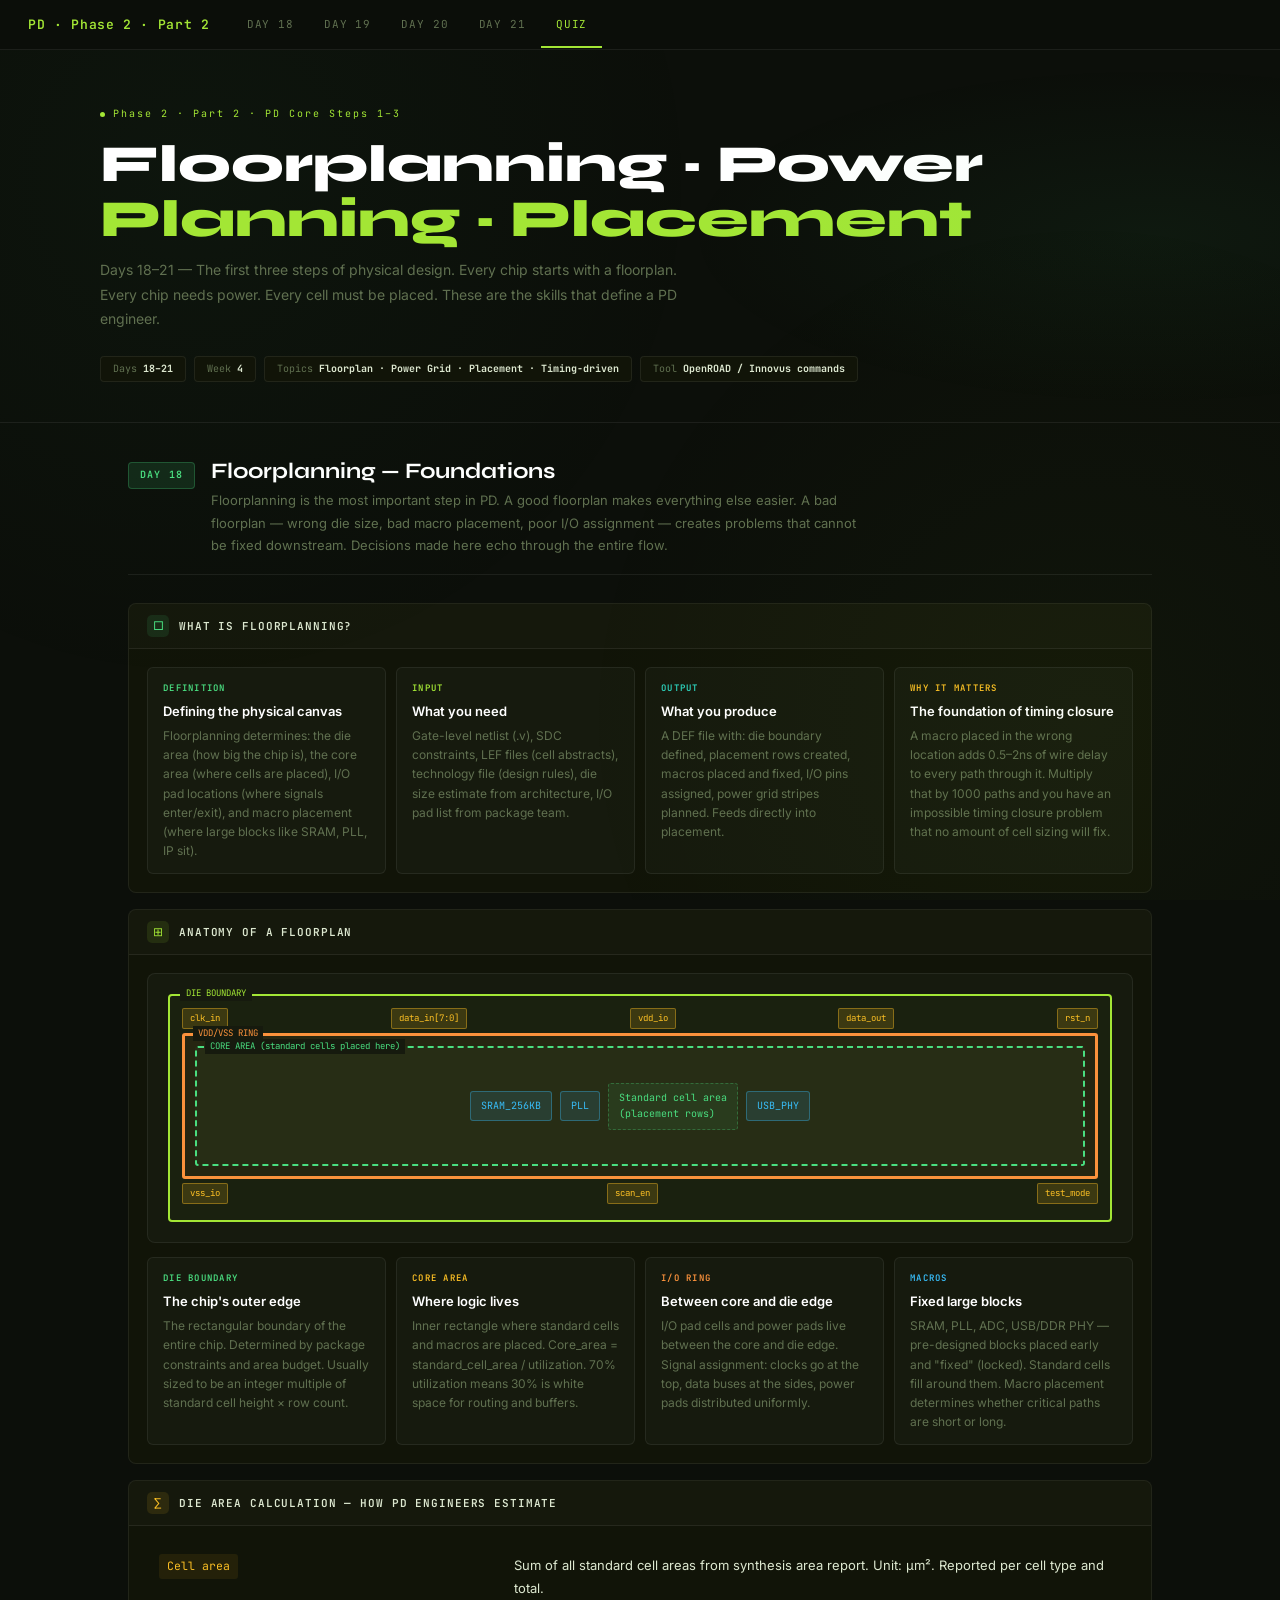
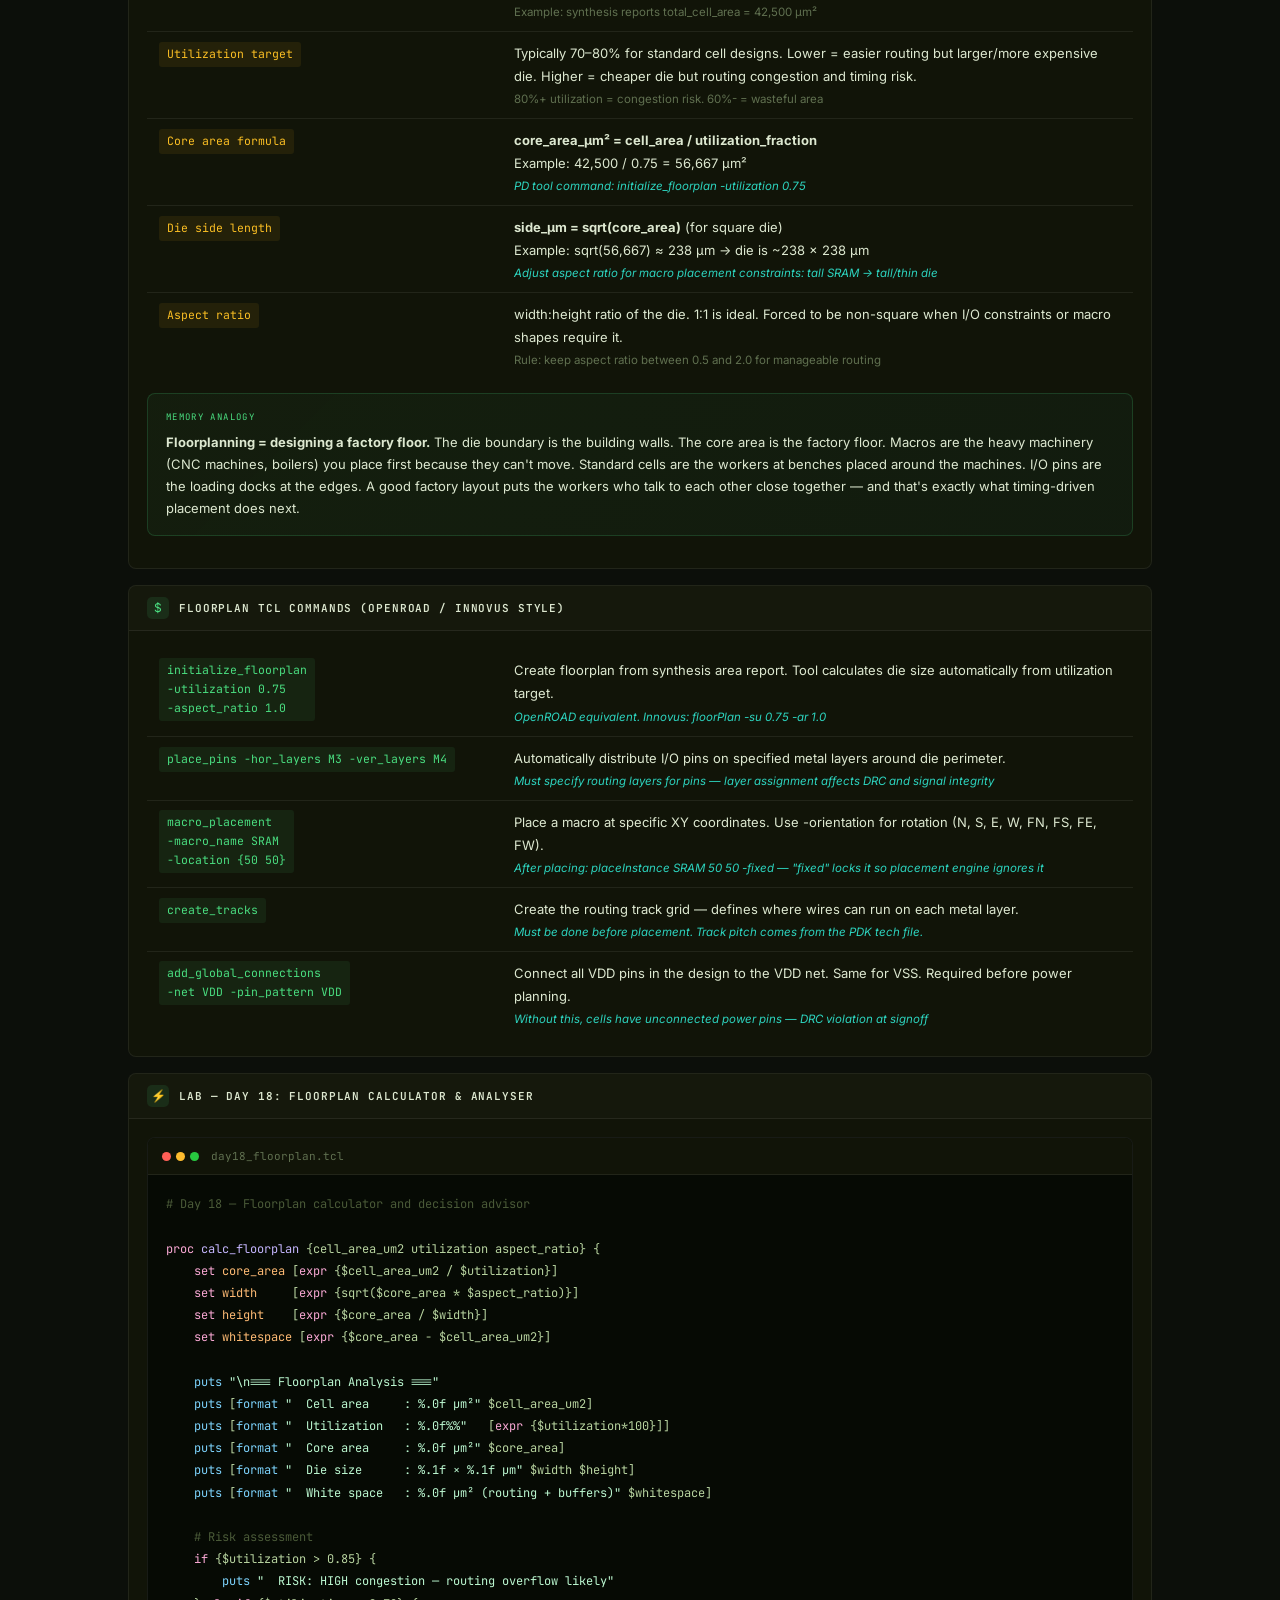
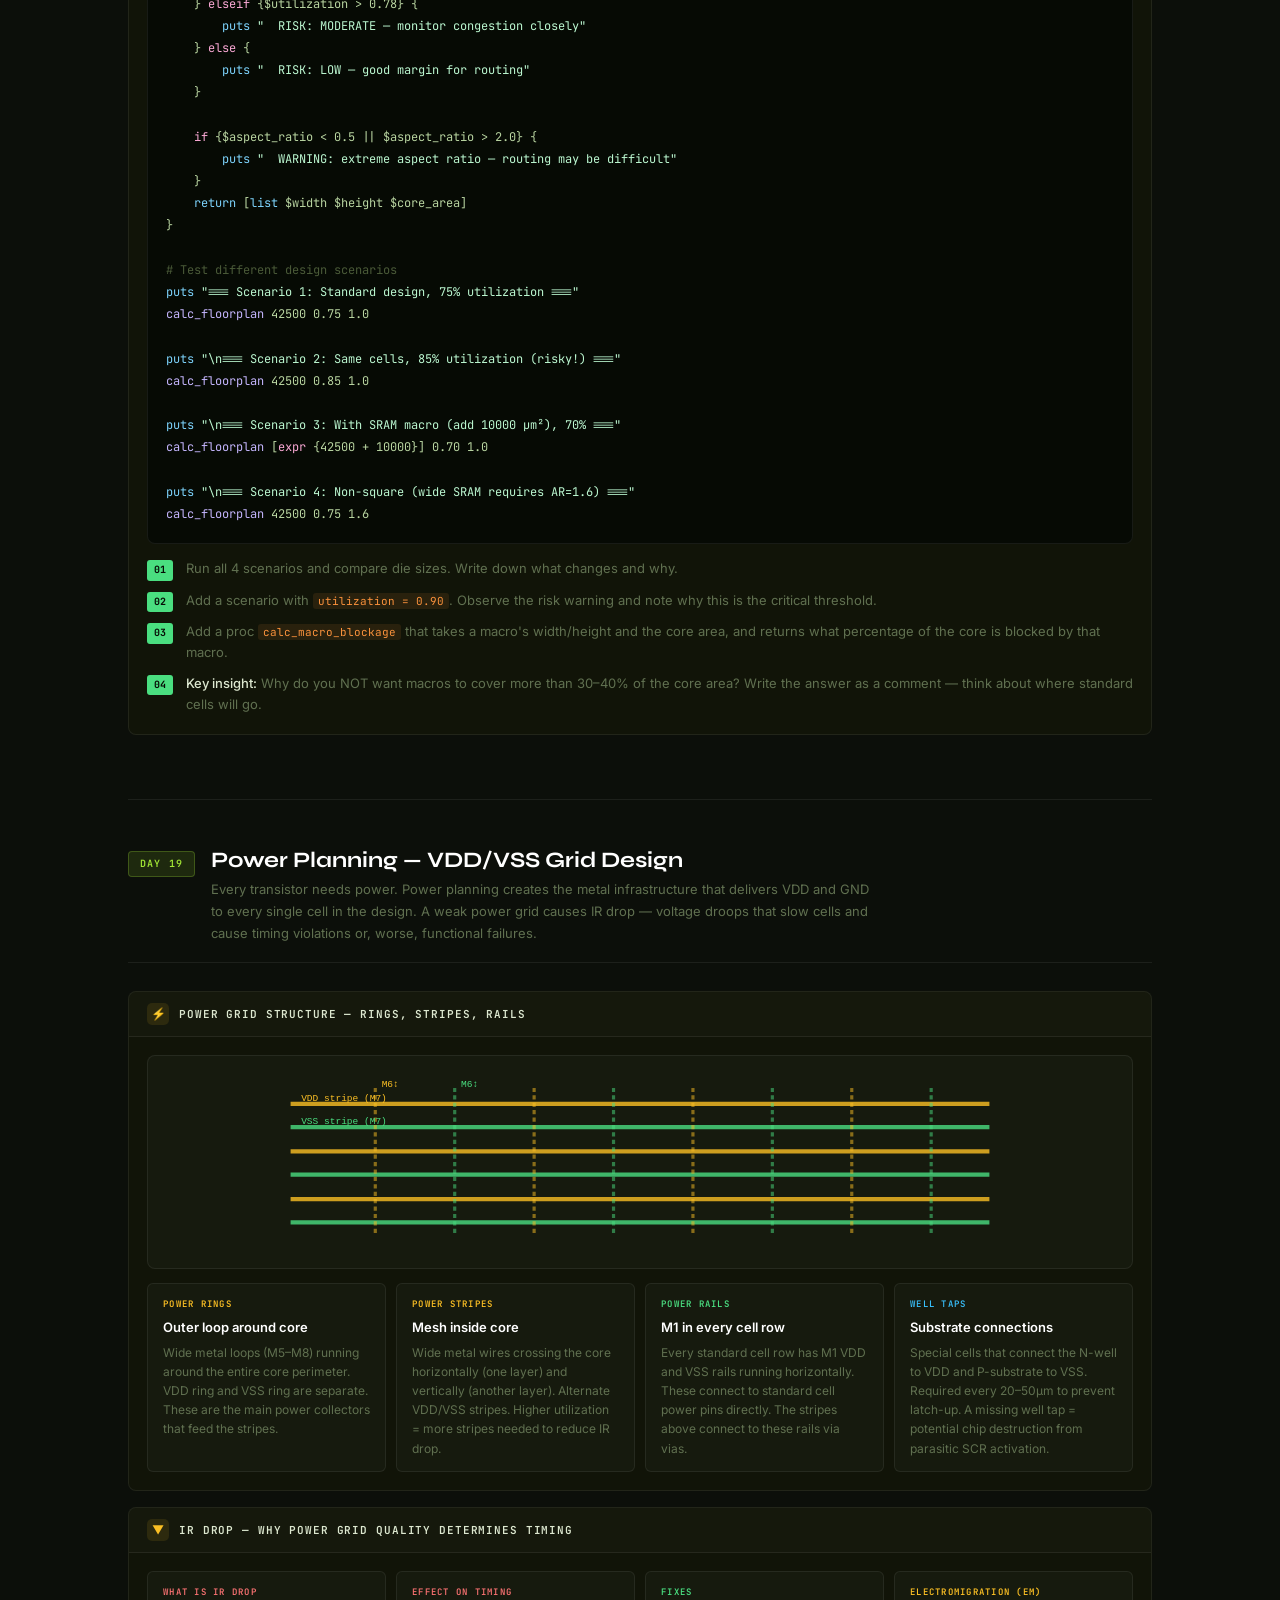
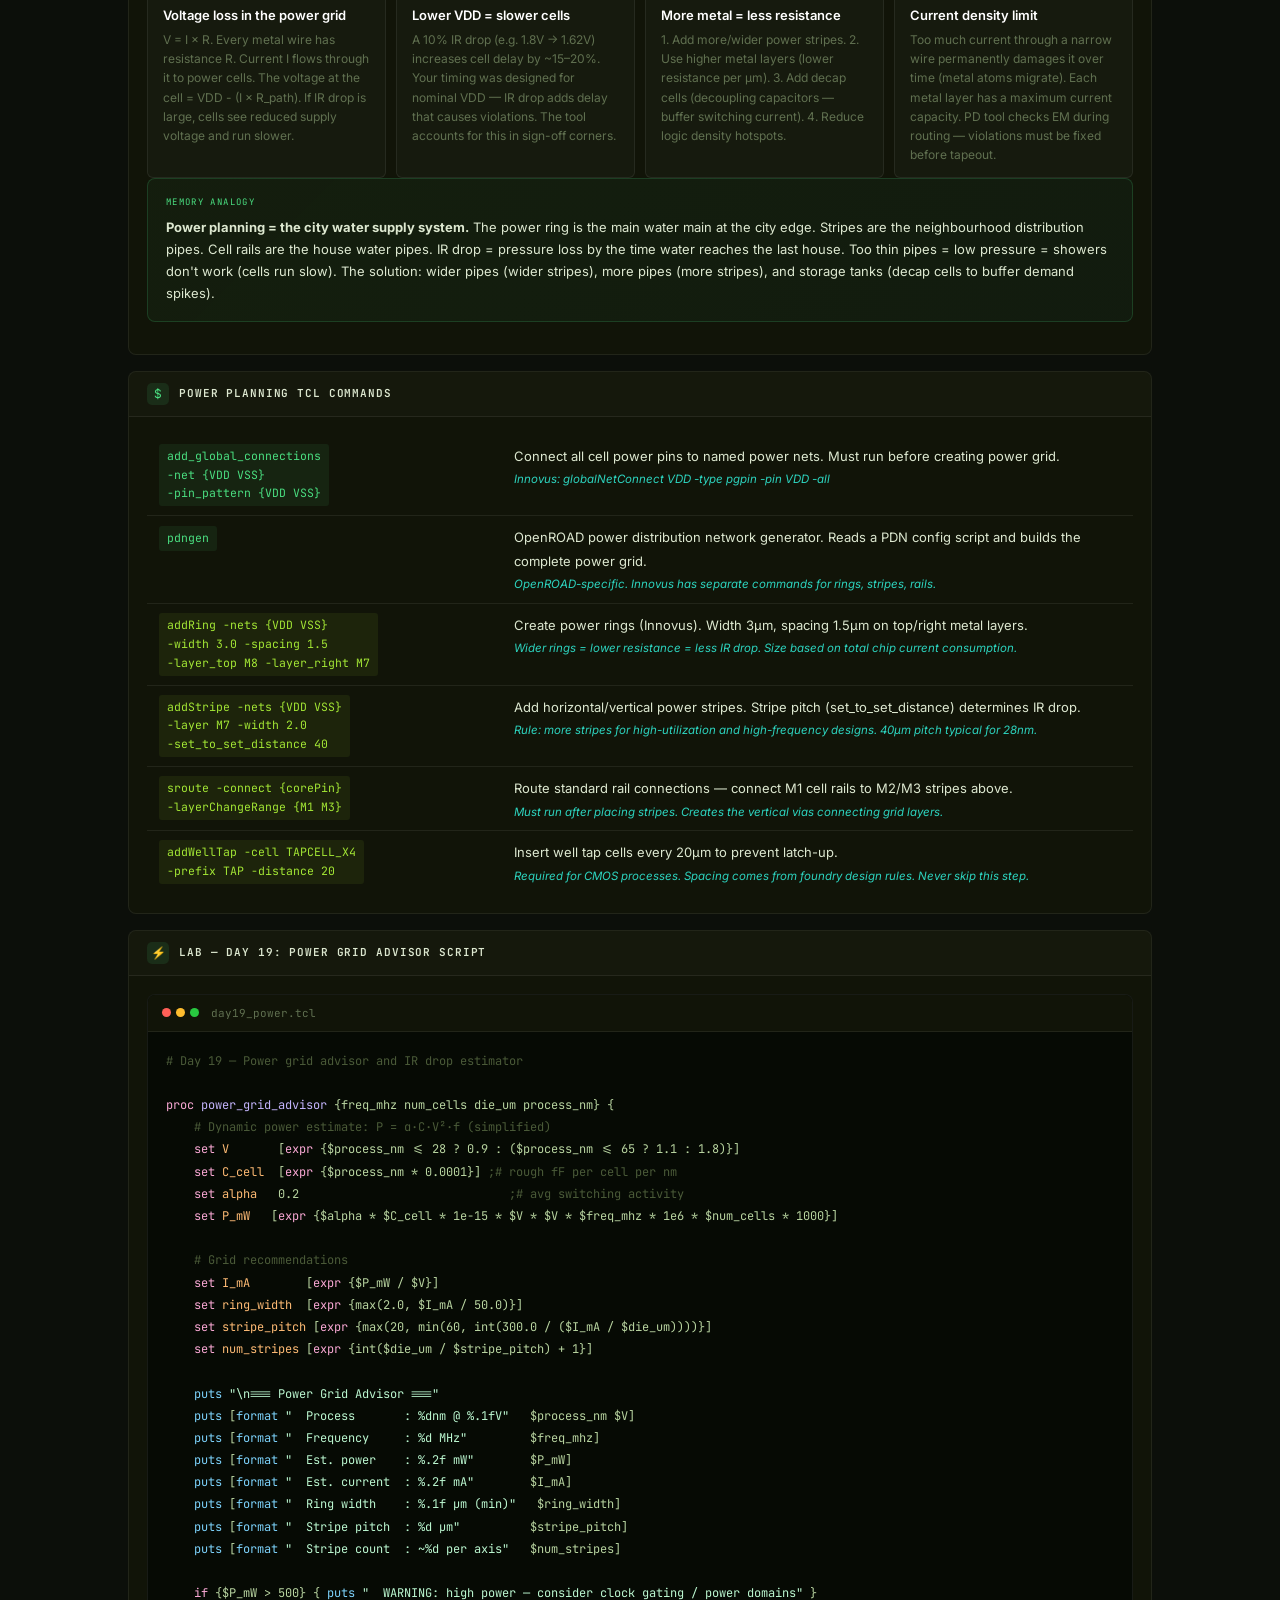
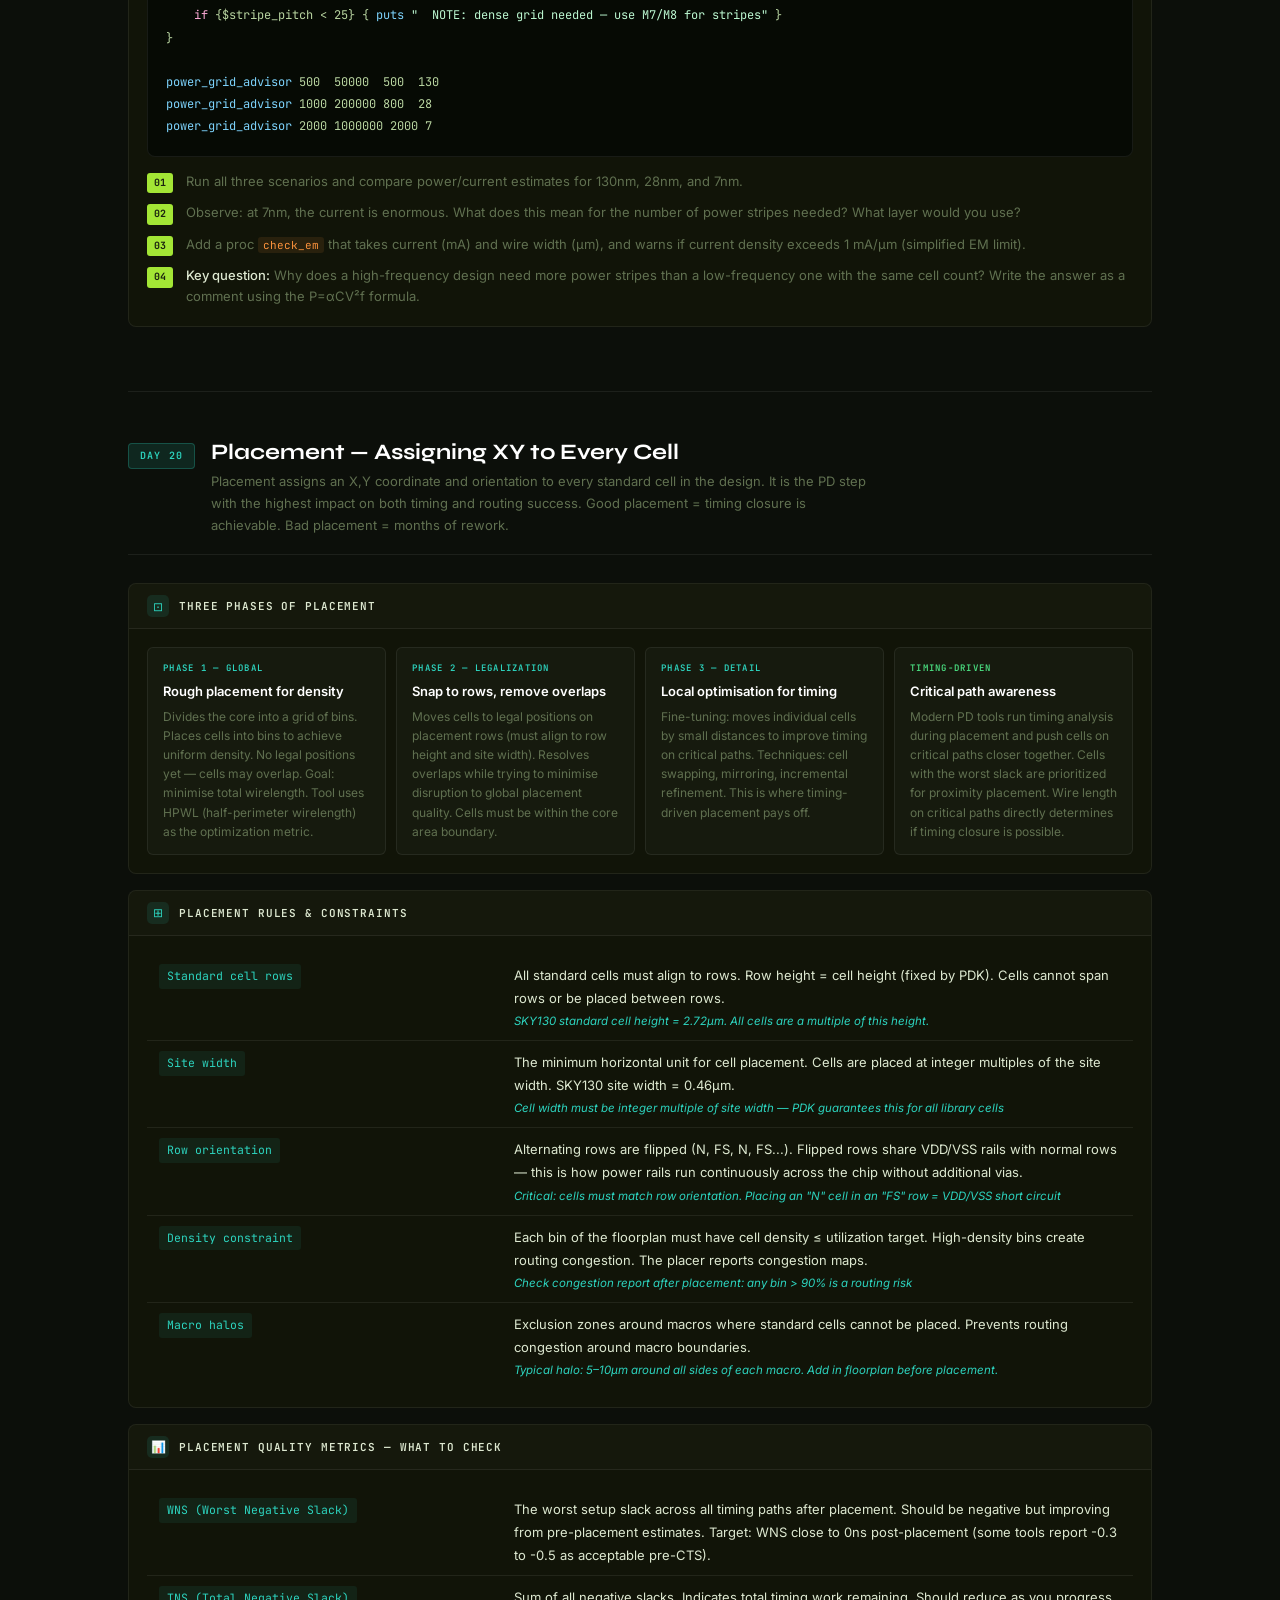
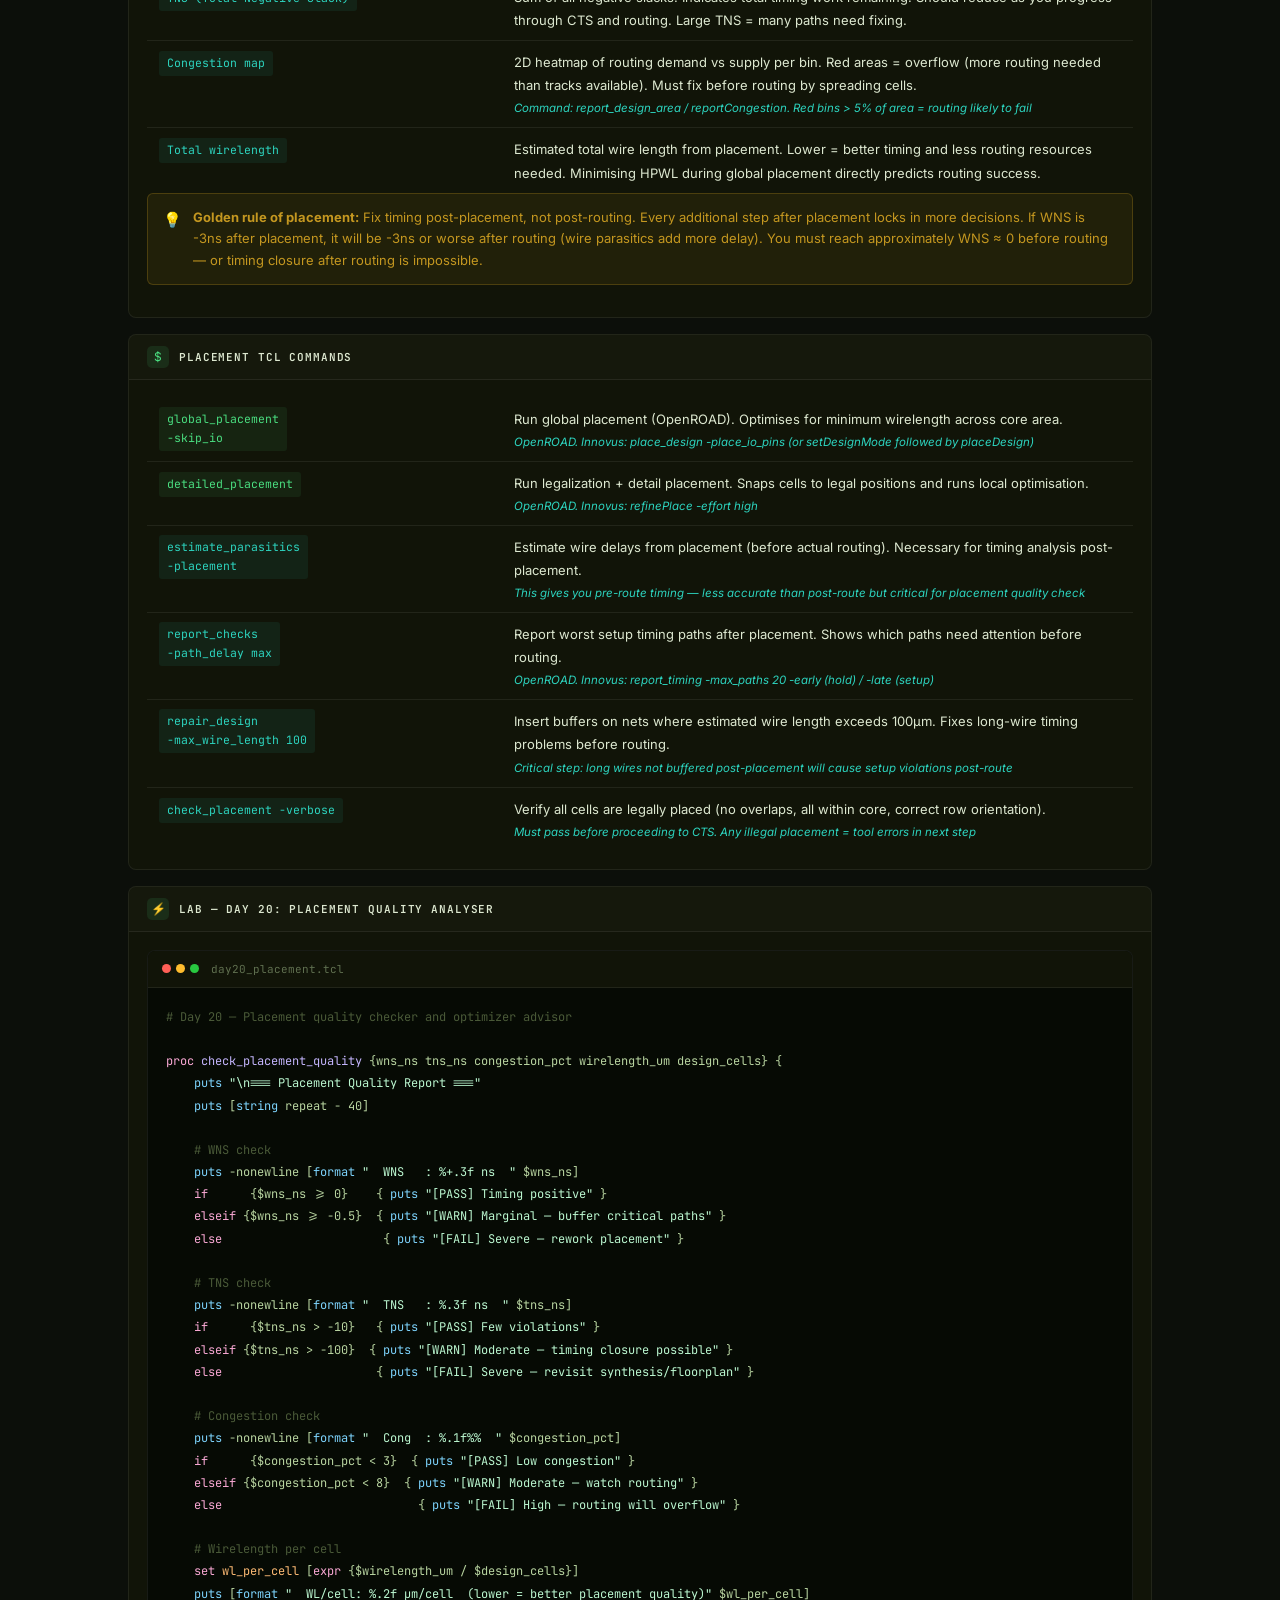
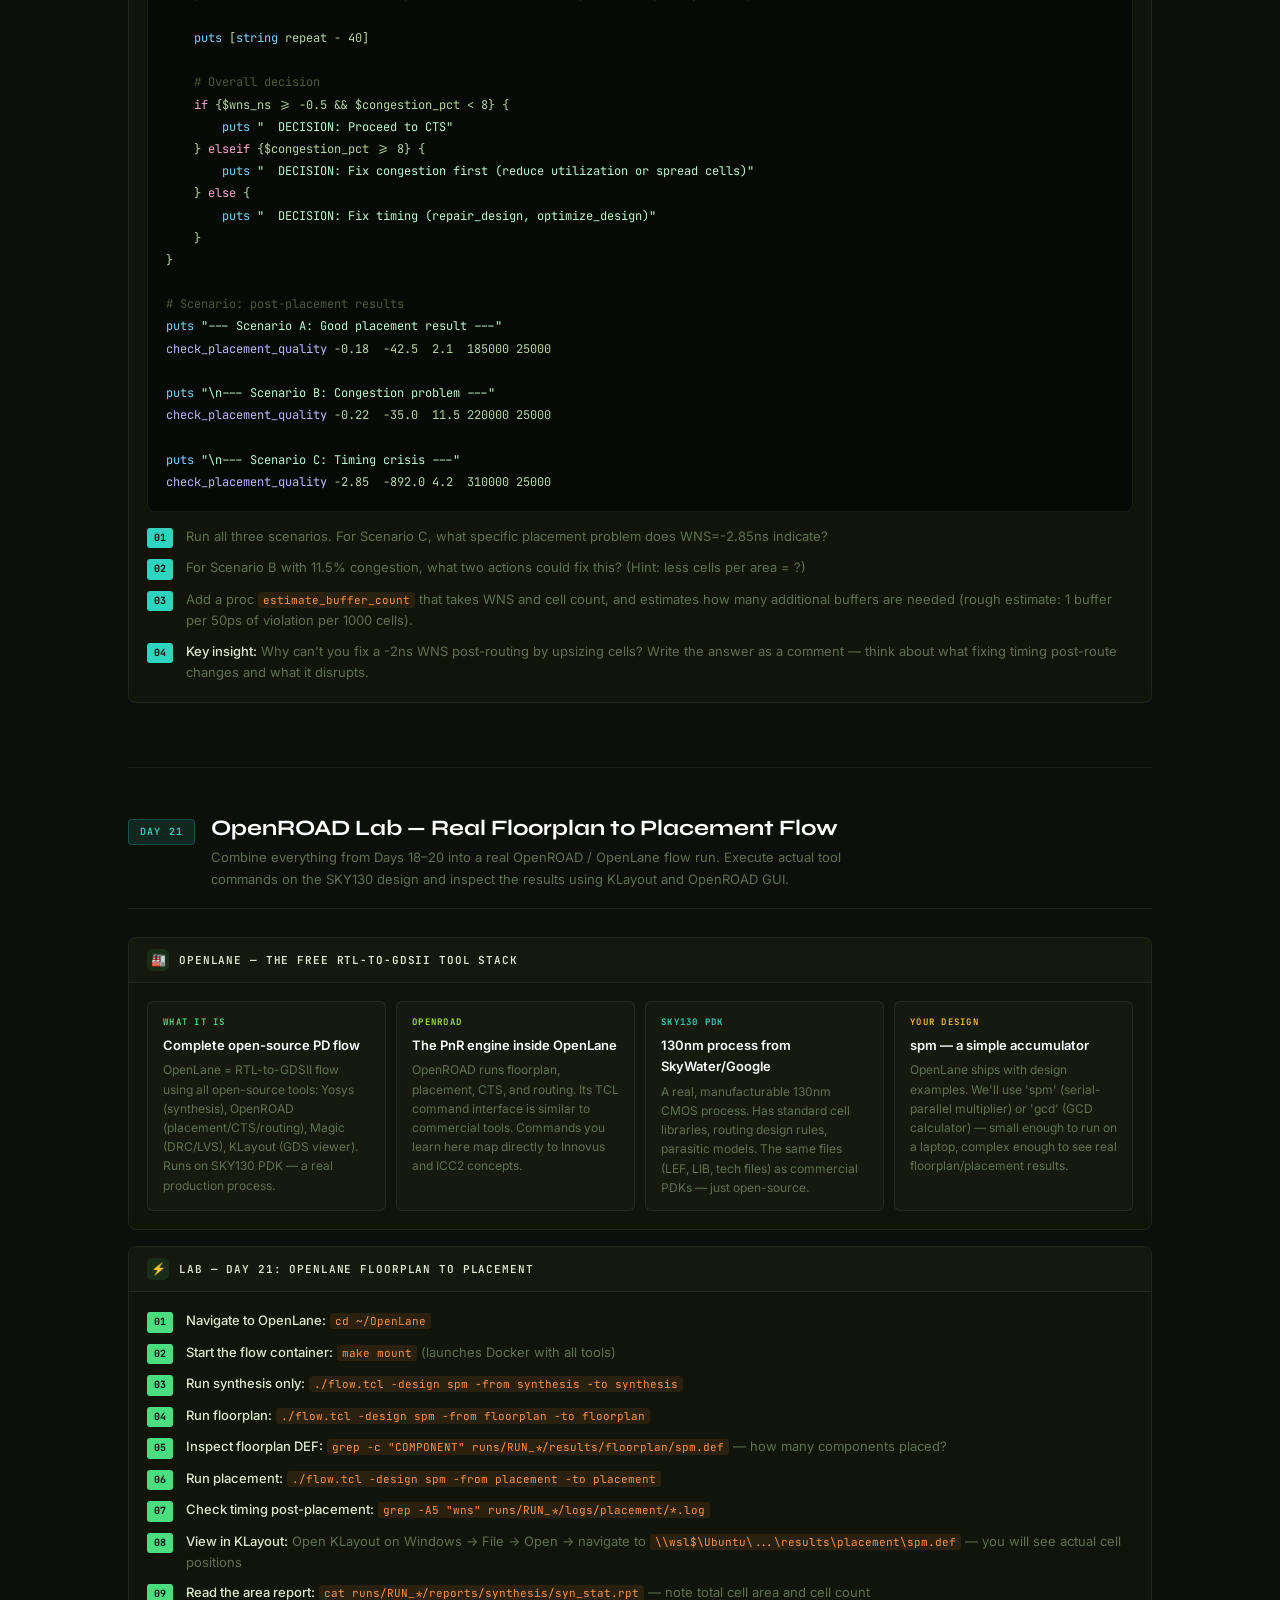
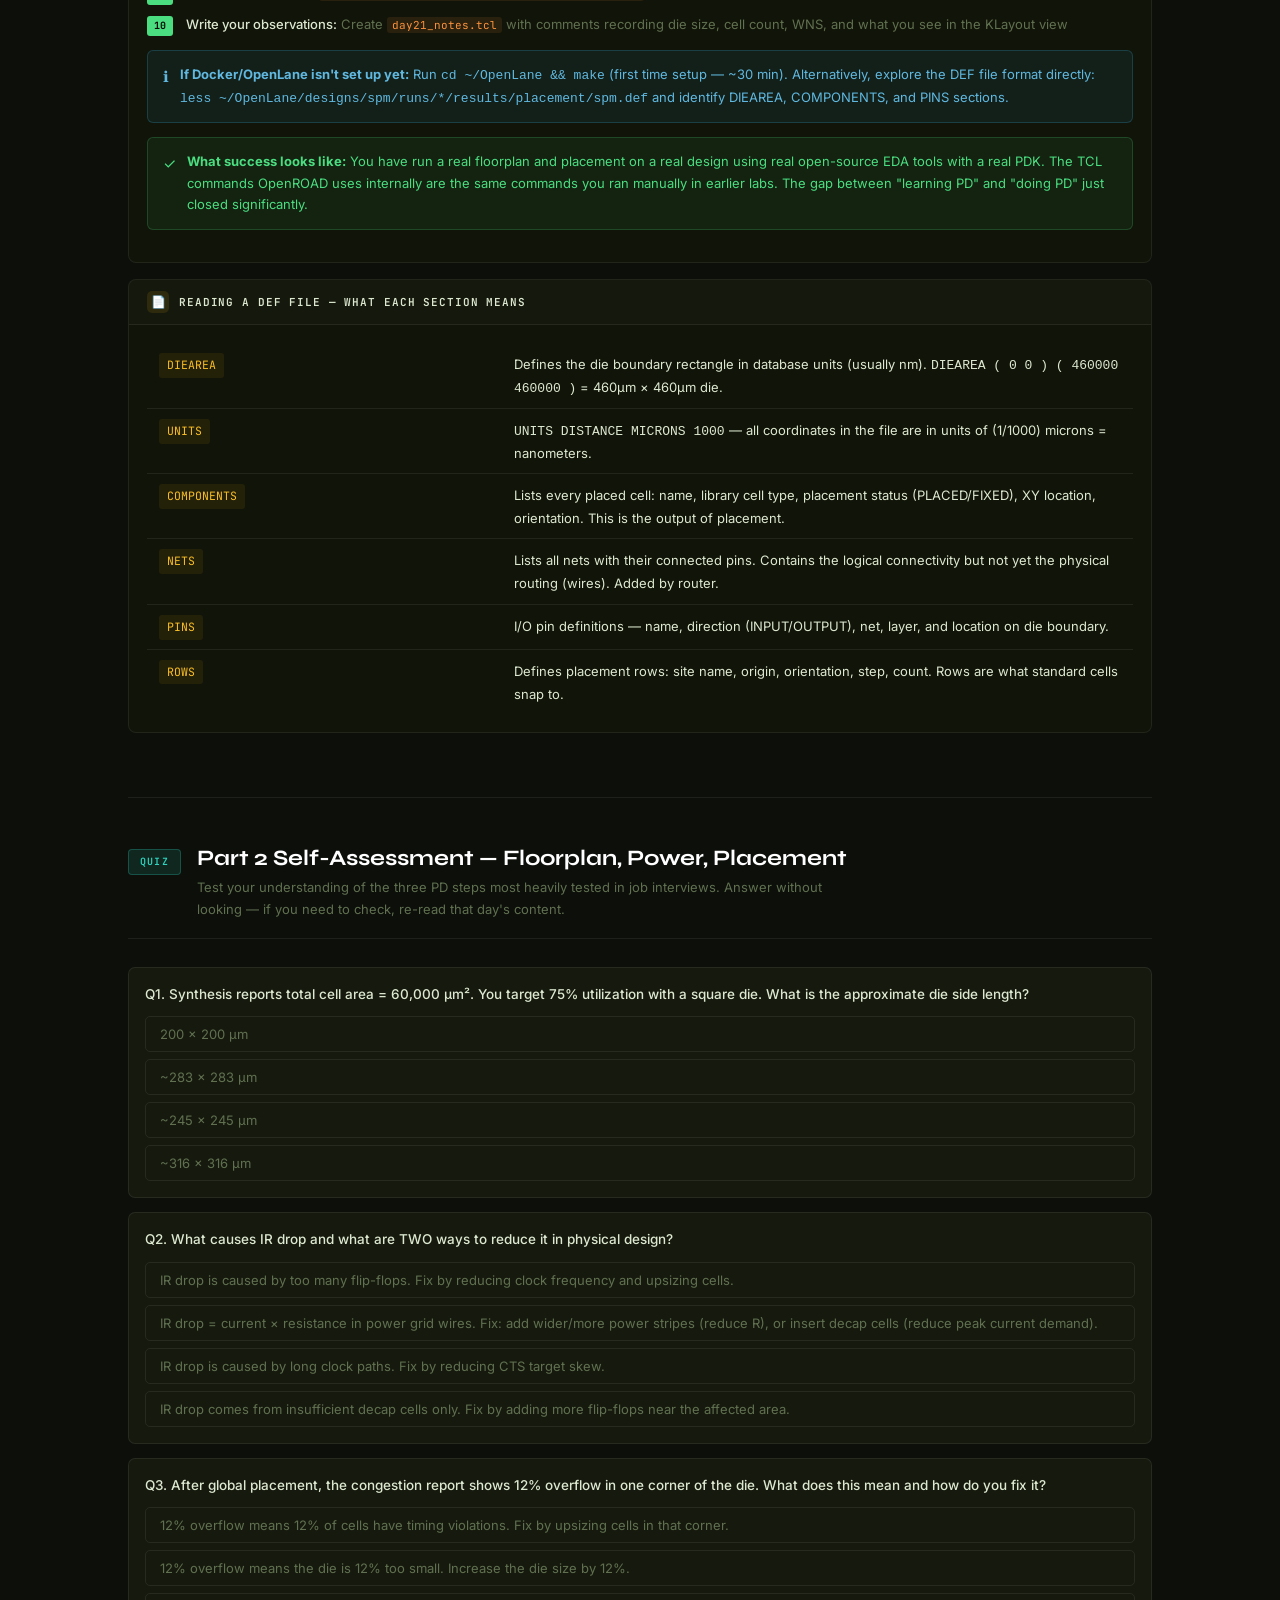
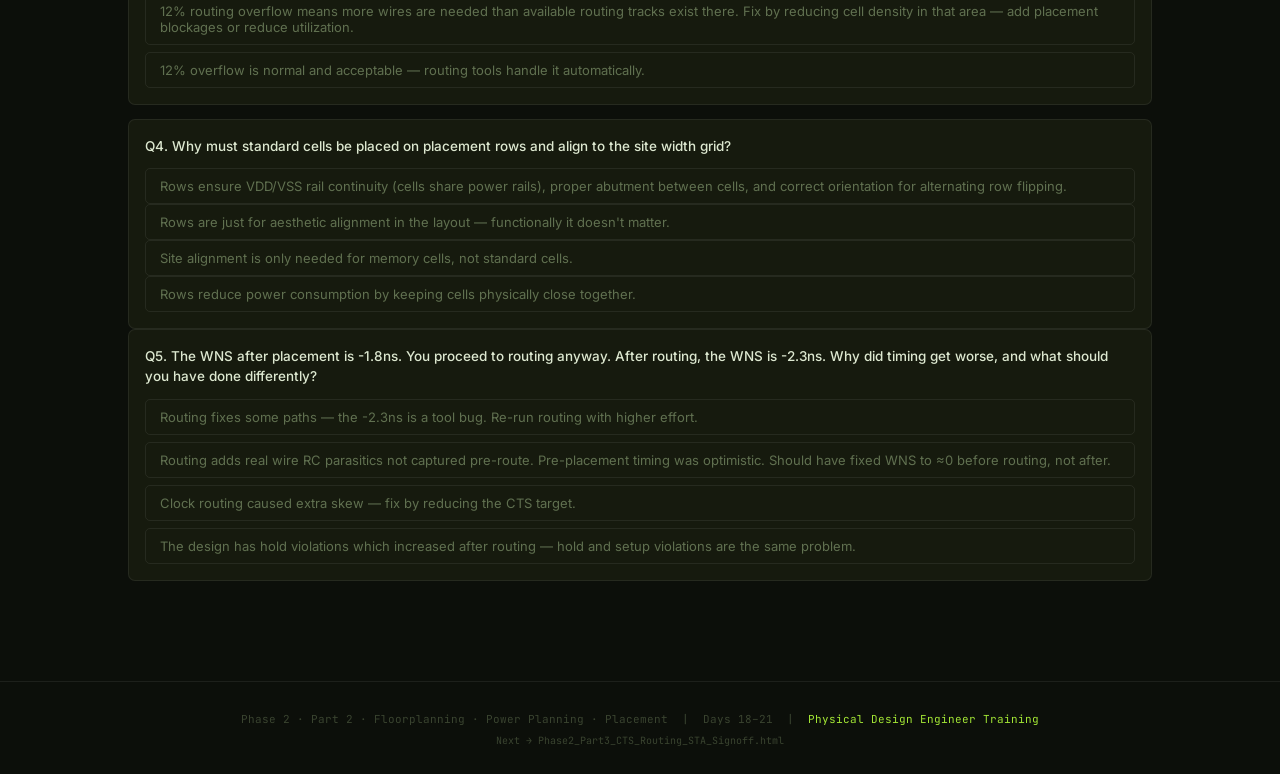
<file: study/Phase2_Part2_Floorplan_Power_Placement.html>
<!DOCTYPE html>
<html lang="en">
<head>
<meta charset="UTF-8">
<meta name="viewport" content="width=device-width,initial-scale=1.0">
<title>Phase 2 · Part 2 — Floorplanning, Power Planning &amp; Placement</title>
<style>
@import url('https://fonts.googleapis.com/css2?family=JetBrains+Mono:wght@400;500;600&family=Syne:wght@700;800&family=Inter:wght@300;400;500;600&display=swap');
:root{
  --bg:#0c0f0a;--bg2:#111408;--bg3:#161a0e;--bg4:#1c2214;
  --border:rgba(255,255,255,0.07);--border2:rgba(255,255,255,0.13);
  --text:#dde8d0;--muted:#607050;--muted2:#3a4430;
  --green:#4ade80;--lime:#a3e635;--blue:#38bdf8;--amber:#fbbf24;
  --orange:#fb923c;--purple:#c084fc;--teal:#2dd4bf;--red:#f87171;--cyan:#67e8f9;
  --mono:'JetBrains Mono',monospace;--display:'Syne',sans-serif;--body:'Inter',sans-serif;
}
*{margin:0;padding:0;box-sizing:border-box}html{scroll-behavior:smooth}
body{background:var(--bg);color:var(--text);font-family:var(--body);font-size:14px;line-height:1.65}
body::before{content:'';position:fixed;inset:0;background-image:radial-gradient(circle at 15% 20%,rgba(74,222,128,.03) 0%,transparent 40%),radial-gradient(circle at 85% 80%,rgba(163,230,53,.03) 0%,transparent 40%);pointer-events:none;z-index:0}

/* NAV */
.nav{position:sticky;top:0;z-index:100;background:rgba(12,15,10,.97);backdrop-filter:blur(12px);border-bottom:1px solid var(--border);display:flex;align-items:center;overflow-x:auto;padding:0 28px}
.nav-brand{font-family:var(--mono);font-size:13px;font-weight:600;color:var(--lime);letter-spacing:.05em;padding:14px 0;margin-right:22px;white-space:nowrap}
.nav a{display:block;padding:13px 15px;font-family:var(--mono);font-size:11px;letter-spacing:.08em;text-transform:uppercase;color:var(--muted);text-decoration:none;border-bottom:2px solid transparent;white-space:nowrap;transition:all .2s}
.nav a:hover{color:var(--text)}
.nav a.on{color:var(--lime);border-bottom-color:var(--lime)}

/* HERO */
.hero{padding:56px 28px 40px;border-bottom:1px solid var(--border);position:relative;overflow:hidden}
.hero::after{content:'';position:absolute;top:0;right:0;width:50%;height:100%;background:radial-gradient(ellipse at 80% 50%,rgba(74,222,128,.05),transparent 65%);pointer-events:none}
.wrap{max-width:1080px;margin:0 auto;position:relative}
.eyebrow{font-family:var(--mono);font-size:10px;letter-spacing:.2em;color:var(--lime);margin-bottom:14px;display:flex;align-items:center;gap:8px}
.eyebrow::before{content:'';width:5px;height:5px;border-radius:50%;background:var(--lime);animation:blink 2s infinite}
@keyframes blink{0%,100%{opacity:1}50%{opacity:.3}}
.hero h1{font-family:var(--display);font-size:clamp(30px,5vw,52px);font-weight:800;color:#fff;line-height:1.05;margin-bottom:12px}
.hero h1 em{font-style:normal;color:var(--lime)}
.hero-sub{font-size:14px;color:var(--muted);max-width:580px;line-height:1.75;margin-bottom:24px}
.chips{display:flex;flex-wrap:wrap;gap:8px}
.chip{font-family:var(--mono);font-size:10px;padding:4px 12px;border-radius:4px;border:1px solid var(--border);color:var(--muted);background:var(--bg2)}
.chip b{color:var(--text)}

.page{max-width:1080px;margin:0 auto;padding:36px 28px}

/* DAY */
.day{scroll-margin-top:58px;margin-bottom:64px}
.day-hd{display:flex;align-items:flex-start;gap:16px;padding-bottom:18px;border-bottom:1px solid var(--border);margin-bottom:28px}
.day-badge{font-family:var(--mono);font-size:10px;font-weight:600;letter-spacing:.12em;padding:4px 11px;border-radius:4px;white-space:nowrap;margin-top:3px;flex-shrink:0}
.db-green{background:rgba(74,222,128,.12);color:var(--green);border:1px solid rgba(74,222,128,.25)}
.db-lime{background:rgba(163,230,53,.12);color:var(--lime);border:1px solid rgba(163,230,53,.25)}
.db-teal{background:rgba(45,212,191,.12);color:var(--teal);border:1px solid rgba(45,212,191,.25)}
.day-ttl{font-family:var(--display);font-size:22px;font-weight:700;color:#fff;margin-bottom:5px;line-height:1.15}
.day-desc{font-size:13px;color:var(--muted);max-width:660px;line-height:1.7}

/* CARDS */
.card{background:var(--bg2);border:1px solid var(--border);border-radius:8px;margin-bottom:16px;overflow:hidden}
.card-hd{display:flex;align-items:center;gap:10px;padding:11px 18px;border-bottom:1px solid var(--border);background:rgba(255,255,255,.015)}
.card-icon{width:22px;height:22px;border-radius:5px;display:flex;align-items:center;justify-content:center;font-size:12px;flex-shrink:0}
.ci-g{background:rgba(74,222,128,.1);color:var(--green)}
.ci-l{background:rgba(163,230,53,.1);color:var(--lime)}
.ci-t{background:rgba(45,212,191,.1);color:var(--teal)}
.ci-a{background:rgba(251,191,36,.1);color:var(--amber)}
.ci-b{background:rgba(56,189,248,.1);color:var(--blue)}
.ci-p{background:rgba(192,132,252,.1);color:var(--purple)}
.card-ttl{font-family:var(--mono);font-size:11px;font-weight:600;letter-spacing:.08em;text-transform:uppercase;color:var(--text)}
.card-body{padding:18px}

/* CONCEPTS */
.cg{display:grid;grid-template-columns:repeat(auto-fit,minmax(210px,1fr));gap:10px}
.cc{background:var(--bg3);border:1px solid var(--border);border-radius:6px;padding:13px 15px}
.cc-lbl{font-family:var(--mono);font-size:9px;font-weight:600;letter-spacing:.14em;text-transform:uppercase;margin-bottom:5px}
.lbl-g{color:var(--green)}.lbl-l{color:var(--lime)}.lbl-t{color:var(--teal)}.lbl-a{color:var(--amber)}.lbl-b{color:var(--blue)}.lbl-p{color:var(--purple)}.lbl-r{color:var(--red)}.lbl-o{color:var(--orange)}
.cc-ttl{font-size:13px;font-weight:600;color:#fff;margin-bottom:4px}
.cc-body{font-size:12px;color:var(--muted);line-height:1.6}

/* TABLES */
.tbl{width:100%;border-collapse:collapse}
.tbl tr{border-bottom:1px solid var(--border)}
.tbl tr:last-child{border-bottom:none}
.tbl tr:hover{background:rgba(74,222,128,.02)}
.tbl td{padding:9px 12px;vertical-align:top}
.tbl td:first-child{width:36%;min-width:150px}
.tc{font-family:var(--mono);font-size:11.5px;padding:3px 8px;border-radius:3px;display:inline-block;white-space:nowrap}
.tcg{color:var(--green);background:rgba(74,222,128,.08)}
.tcl{color:var(--lime);background:rgba(163,230,53,.08)}
.tct{color:var(--teal);background:rgba(45,212,191,.08)}
.tca{color:var(--amber);background:rgba(251,191,36,.08)}
.tcb{color:var(--blue);background:rgba(56,189,248,.08)}
.tcp{color:var(--purple);background:rgba(192,132,252,.08)}
.td{font-size:13px;color:var(--text);line-height:1.5}
.td-pd{font-size:11.5px;color:var(--teal);margin-top:3px;font-style:italic}
.td-sub{font-size:11.5px;color:var(--muted);margin-top:3px}

/* CODE */
.codeblock{background:#060a04;border:1px solid var(--border);border-radius:8px;overflow:hidden;margin-bottom:14px}
.cb-hd{display:flex;align-items:center;gap:8px;padding:9px 14px;background:var(--bg2);border-bottom:1px solid var(--border)}
.dots{display:flex;gap:5px}.dots span{width:9px;height:9px;border-radius:50%}
.dots span:nth-child(1){background:#ff5f57}.dots span:nth-child(2){background:#febc2e}.dots span:nth-child(3){background:#28c840}
.cb-fn{font-family:var(--mono);font-size:11px;color:var(--muted);margin-left:4px}
.cb-body{padding:18px;font-family:var(--mono);font-size:12px;line-height:1.85;overflow-x:auto;white-space:pre;color:#b8d4a0}
.ck{color:#f9a8d4}.cs{color:#bbf7d0}.cn{color:#fde68a}.cf{color:#c4b5fd}.cm{color:#4a5a38}.cv{color:#fdba74}.co{color:#7dd3fc}

/* LAB */
.lab-list{list-style:none;display:flex;flex-direction:column;gap:9px}
.lab-item{display:flex;gap:13px;align-items:flex-start}
.lab-n{font-family:var(--mono);font-size:10px;font-weight:700;padding:2px 7px;border-radius:3px;flex-shrink:0;margin-top:2px;color:#060a04}
.ln-g{background:var(--green)}.ln-l{background:var(--lime);color:#1a2210}.ln-t{background:var(--teal)}
.lab-txt{font-size:13px;color:var(--muted);line-height:1.65}
.lab-txt code{font-family:var(--mono);font-size:11px;color:var(--orange);background:rgba(251,146,60,.1);padding:1px 5px;border-radius:3px}
.lab-txt strong{color:var(--text);font-weight:500}

/* CALLOUTS */
.cbox{display:flex;gap:11px;border-radius:6px;padding:13px 15px;margin-bottom:14px;font-size:13px;line-height:1.65}
.cbox-tip{background:rgba(251,191,36,.07);border:1px solid rgba(251,191,36,.2);color:#c49720}
.cbox-win{background:rgba(74,222,128,.07);border:1px solid rgba(74,222,128,.2);color:var(--green)}
.cbox-info{background:rgba(56,189,248,.07);border:1px solid rgba(56,189,248,.2);color:#60b8e0}
.cbox-warn{background:rgba(248,113,113,.07);border:1px solid rgba(248,113,113,.2);color:#d06868}
.cbox-icon{font-size:15px;flex-shrink:0;margin-top:1px}

/* ANALOGY */
.analogy{background:linear-gradient(135deg,rgba(74,222,128,.05),rgba(45,212,191,.04));border:1px solid rgba(74,222,128,.18);border-radius:8px;padding:16px 18px;margin-bottom:14px}
.analogy-lbl{font-family:var(--mono);font-size:9px;letter-spacing:.15em;color:var(--green);margin-bottom:6px;text-transform:uppercase}
.analogy-txt{font-size:13px;color:var(--text);line-height:1.7}

/* FLOORPLAN VISUAL */
.fp-vis{background:var(--bg3);border:1px solid var(--border);border-radius:8px;padding:20px;margin-bottom:14px;position:relative}
.fp-die{border:2px solid var(--lime);border-radius:4px;padding:12px;position:relative;min-height:200px;background:rgba(163,230,53,.03)}
.fp-ring{border:3px solid var(--orange);border-radius:3px;padding:10px;position:relative;background:rgba(251,146,60,.05)}
.fp-ring-lbl{position:absolute;top:-10px;left:8px;font-family:var(--mono);font-size:9px;background:var(--bg3);padding:0 5px;color:var(--orange)}
.fp-core{border:2px dashed var(--green);border-radius:3px;padding:10px;background:rgba(74,222,128,.04);min-height:120px;display:flex;flex-wrap:wrap;gap:8px;align-items:center;justify-content:center}
.fp-core-lbl{position:absolute;top:-9px;left:8px;font-family:var(--mono);font-size:9px;background:var(--bg3);padding:0 5px;color:var(--green)}
.fp-macro{background:rgba(56,189,248,.12);border:1px solid rgba(56,189,248,.35);border-radius:3px;padding:6px 10px;font-family:var(--mono);font-size:10px;color:var(--blue)}
.fp-cell-area{background:rgba(74,222,128,.08);border:1px dashed rgba(74,222,128,.3);border-radius:3px;padding:6px 10px;font-family:var(--mono);font-size:10px;color:var(--green)}
.fp-io{display:flex;justify-content:space-between;margin-bottom:4px}
.fp-io-pin{background:rgba(251,191,36,.15);border:1px solid rgba(251,191,36,.4);border-radius:2px;padding:2px 7px;font-family:var(--mono);font-size:9px;color:var(--amber)}

/* POWER GRID VISUAL */
.pg-vis{background:var(--bg3);border:1px solid var(--border);border-radius:8px;padding:16px;overflow:hidden;margin-bottom:14px}
.pg-svg{display:block;width:100%;height:180px}

/* QUIZ */
.quiz-wrap{display:flex;flex-direction:column;gap:14px}
.qcard{background:var(--bg3);border:1px solid var(--border);border-radius:7px;padding:16px}
.qtxt{font-size:13.5px;font-weight:500;color:var(--text);margin-bottom:12px;line-height:1.5}
.qopts{display:flex;flex-direction:column;gap:7px}
.qopt{padding:9px 14px;border:1px solid var(--border);border-radius:5px;background:transparent;color:var(--muted);font-size:13px;cursor:pointer;text-align:left;font-family:var(--body);transition:all .15s;width:100%}
.qopt:hover:not(:disabled){border-color:rgba(74,222,128,.35);color:var(--text);background:rgba(74,222,128,.03)}
.qopt.ok{border-color:var(--green)!important;color:var(--green)!important;background:rgba(74,222,128,.07)!important}
.qopt.no{border-color:var(--red)!important;color:var(--red)!important;background:rgba(248,113,113,.07)!important}
.qexp{margin-top:10px;font-size:12.5px;color:var(--muted);line-height:1.6;display:none;padding:10px 13px;background:rgba(74,222,128,.05);border-radius:5px;border-left:2px solid var(--green)}
.qexp.show{display:block}

.divider{height:1px;background:var(--border);margin:48px 0}
footer{border-top:1px solid var(--border);padding:28px;text-align:center;font-family:var(--mono);font-size:11px;color:var(--muted2)}
footer em{color:var(--lime);font-style:normal}
::-webkit-scrollbar{width:4px;height:4px}::-webkit-scrollbar-track{background:transparent}::-webkit-scrollbar-thumb{background:var(--muted2);border-radius:99px}
@media(max-width:680px){.page,.hero{padding-left:16px;padding-right:16px}.nav{padding:0 12px}.cg{grid-template-columns:1fr}}
</style>
</head>
<body>

<nav class="nav">
  <div class="nav-brand">PD · Phase 2 · Part 2</div>
  <a href="#day18" onclick="hl(this)">Day 18</a>
  <a href="#day19" onclick="hl(this)">Day 19</a>
  <a href="#day20" onclick="hl(this)">Day 20</a>
  <a href="#day21" onclick="hl(this)">Day 21</a>
  <a href="#quiz" onclick="hl(this)">Quiz</a>
</nav>

<div class="hero">
  <div class="wrap">
    <div class="eyebrow">Phase 2 · Part 2 · PD Core Steps 1–3</div>
    <h1>Floorplanning · Power<br><em>Planning · Placement</em></h1>
    <p class="hero-sub">Days 18–21 — The first three steps of physical design. Every chip starts with a floorplan. Every chip needs power. Every cell must be placed. These are the skills that define a PD engineer.</p>
    <div class="chips">
      <div class="chip">Days <b>18–21</b></div>
      <div class="chip">Week <b>4</b></div>
      <div class="chip">Topics <b>Floorplan · Power Grid · Placement · Timing-driven</b></div>
      <div class="chip">Tool <b>OpenROAD / Innovus commands</b></div>
    </div>
  </div>
</div>

<div class="page">

<!-- ══════════════════════════════════════════════ DAY 18 -->
<section class="day" id="day18">
  <div class="day-hd">
    <div class="day-badge db-green">DAY 18</div>
    <div>
      <div class="day-ttl">Floorplanning — Foundations</div>
      <div class="day-desc">Floorplanning is the most important step in PD. A good floorplan makes everything else easier. A bad floorplan — wrong die size, bad macro placement, poor I/O assignment — creates problems that cannot be fixed downstream. Decisions made here echo through the entire flow.</div>
    </div>
  </div>

  <!-- What is floorplanning -->
  <div class="card">
    <div class="card-hd"><div class="card-icon ci-g">□</div><div class="card-ttl">What is Floorplanning?</div></div>
    <div class="card-body">
      <div class="cg">
        <div class="cc"><div class="cc-lbl lbl-g">DEFINITION</div><div class="cc-ttl">Defining the physical canvas</div><div class="cc-body">Floorplanning determines: the die area (how big the chip is), the core area (where cells are placed), I/O pad locations (where signals enter/exit), and macro placement (where large blocks like SRAM, PLL, IP sit).</div></div>
        <div class="cc"><div class="cc-lbl lbl-l">INPUT</div><div class="cc-ttl">What you need</div><div class="cc-body">Gate-level netlist (.v), SDC constraints, LEF files (cell abstracts), technology file (design rules), die size estimate from architecture, I/O pad list from package team.</div></div>
        <div class="cc"><div class="cc-lbl lbl-t">OUTPUT</div><div class="cc-ttl">What you produce</div><div class="cc-body">A DEF file with: die boundary defined, placement rows created, macros placed and fixed, I/O pins assigned, power grid stripes planned. Feeds directly into placement.</div></div>
        <div class="cc"><div class="cc-lbl lbl-a">WHY IT MATTERS</div><div class="cc-ttl">The foundation of timing closure</div><div class="cc-body">A macro placed in the wrong location adds 0.5–2ns of wire delay to every path through it. Multiply that by 1000 paths and you have an impossible timing closure problem that no amount of cell sizing will fix.</div></div>
      </div>
    </div>
  </div>

  <!-- Floorplan anatomy -->
  <div class="card">
    <div class="card-hd"><div class="card-icon ci-l">⊞</div><div class="card-ttl">Anatomy of a Floorplan</div></div>
    <div class="card-body">
      <div class="fp-vis">
        <div class="fp-die">
          <div style="position:absolute;top:-10px;left:10px;font-family:var(--mono);font-size:9px;background:var(--bg3);padding:0 6px;color:var(--lime)">DIE BOUNDARY</div>
          <div class="fp-io">
            <div class="fp-io-pin">clk_in</div><div class="fp-io-pin">data_in[7:0]</div><div class="fp-io-pin">vdd_io</div><div class="fp-io-pin">data_out</div><div class="fp-io-pin">rst_n</div>
          </div>
          <div class="fp-ring" style="position:relative">
            <div class="fp-ring-lbl">VDD/VSS RING</div>
            <div class="fp-core" style="position:relative">
              <div class="fp-core-lbl">CORE AREA (standard cells placed here)</div>
              <div class="fp-macro">SRAM_256KB</div>
              <div class="fp-macro">PLL</div>
              <div class="fp-cell-area">Standard cell area<br>(placement rows)</div>
              <div class="fp-macro">USB_PHY</div>
            </div>
          </div>
          <div class="fp-io" style="margin-top:4px">
            <div class="fp-io-pin">vss_io</div><div class="fp-io-pin">scan_en</div><div class="fp-io-pin">test_mode</div>
          </div>
        </div>
      </div>
      <div class="cg">
        <div class="cc"><div class="cc-lbl lbl-g">DIE BOUNDARY</div><div class="cc-ttl">The chip's outer edge</div><div class="cc-body">The rectangular boundary of the entire chip. Determined by package constraints and area budget. Usually sized to be an integer multiple of standard cell height × row count.</div></div>
        <div class="cc"><div class="cc-lbl lbl-a">CORE AREA</div><div class="cc-ttl">Where logic lives</div><div class="cc-body">Inner rectangle where standard cells and macros are placed. Core_area = standard_cell_area / utilization. 70% utilization means 30% is white space for routing and buffers.</div></div>
        <div class="cc"><div class="cc-lbl lbl-o">I/O RING</div><div class="cc-ttl">Between core and die edge</div><div class="cc-body">I/O pad cells and power pads live between the core and die edge. Signal assignment: clocks go at the top, data buses at the sides, power pads distributed uniformly.</div></div>
        <div class="cc"><div class="cc-lbl lbl-b">MACROS</div><div class="cc-ttl">Fixed large blocks</div><div class="cc-body">SRAM, PLL, ADC, USB/DDR PHY — pre-designed blocks placed early and "fixed" (locked). Standard cells fill around them. Macro placement determines whether critical paths are short or long.</div></div>
      </div>
    </div>
  </div>

  <!-- Die size calculation -->
  <div class="card">
    <div class="card-hd"><div class="card-icon ci-a">∑</div><div class="card-ttl">Die Area Calculation — How PD Engineers Estimate</div></div>
    <div class="card-body">
      <table class="tbl">
        <tr><td><span class="tc tca">Cell area</span></td><td><span class="td">Sum of all standard cell areas from synthesis area report. Unit: μm². Reported per cell type and total.</span><div class="td-sub">Example: synthesis reports total_cell_area = 42,500 μm²</div></td></tr>
        <tr><td><span class="tc tca">Utilization target</span></td><td><span class="td">Typically 70–80% for standard cell designs. Lower = easier routing but larger/more expensive die. Higher = cheaper die but routing congestion and timing risk.</span><div class="td-sub">80%+ utilization = congestion risk. 60%- = wasteful area</div></td></tr>
        <tr><td><span class="tc tca">Core area formula</span></td><td><span class="td"><strong>core_area_μm² = cell_area / utilization_fraction</strong><br>Example: 42,500 / 0.75 = 56,667 μm²</span><div class="td-pd">PD tool command: initialize_floorplan -utilization 0.75</div></td></tr>
        <tr><td><span class="tc tca">Die side length</span></td><td><span class="td"><strong>side_μm = sqrt(core_area)</strong> (for square die)<br>Example: sqrt(56,667) ≈ 238 μm → die is ~238 × 238 μm</span><div class="td-pd">Adjust aspect ratio for macro placement constraints: tall SRAM → tall/thin die</div></td></tr>
        <tr><td><span class="tc tca">Aspect ratio</span></td><td><span class="td">width:height ratio of the die. 1:1 is ideal. Forced to be non-square when I/O constraints or macro shapes require it.</span><div class="td-sub">Rule: keep aspect ratio between 0.5 and 2.0 for manageable routing</div></td></tr>
      </table>
      <div class="analogy" style="margin-top:14px">
        <div class="analogy-lbl">Memory Analogy</div>
        <div class="analogy-txt"><strong>Floorplanning = designing a factory floor.</strong> The die boundary is the building walls. The core area is the factory floor. Macros are the heavy machinery (CNC machines, boilers) you place first because they can't move. Standard cells are the workers at benches placed around the machines. I/O pins are the loading docks at the edges. A good factory layout puts the workers who talk to each other close together — and that's exactly what timing-driven placement does next.</div>
      </div>
    </div>
  </div>

  <!-- Floorplan commands -->
  <div class="card">
    <div class="card-hd"><div class="card-icon ci-g">$</div><div class="card-ttl">Floorplan TCL Commands (OpenROAD / Innovus style)</div></div>
    <div class="card-body">
      <table class="tbl">
        <tr><td><span class="tc tcg">initialize_floorplan<br>-utilization 0.75<br>-aspect_ratio 1.0</span></td><td><span class="td">Create floorplan from synthesis area report. Tool calculates die size automatically from utilization target.</span><div class="td-pd">OpenROAD equivalent. Innovus: floorPlan -su 0.75 -ar 1.0</div></td></tr>
        <tr><td><span class="tc tcg">place_pins -hor_layers M3 -ver_layers M4</span></td><td><span class="td">Automatically distribute I/O pins on specified metal layers around die perimeter.</span><div class="td-pd">Must specify routing layers for pins — layer assignment affects DRC and signal integrity</div></td></tr>
        <tr><td><span class="tc tcg">macro_placement<br>-macro_name SRAM<br>-location {50 50}</span></td><td><span class="td">Place a macro at specific XY coordinates. Use -orientation for rotation (N, S, E, W, FN, FS, FE, FW).</span><div class="td-pd">After placing: placeInstance SRAM 50 50 -fixed — "fixed" locks it so placement engine ignores it</div></td></tr>
        <tr><td><span class="tc tcg">create_tracks</span></td><td><span class="td">Create the routing track grid — defines where wires can run on each metal layer.</span><div class="td-pd">Must be done before placement. Track pitch comes from the PDK tech file.</div></td></tr>
        <tr><td><span class="tc tcg">add_global_connections<br>-net VDD -pin_pattern VDD</span></td><td><span class="td">Connect all VDD pins in the design to the VDD net. Same for VSS. Required before power planning.</span><div class="td-pd">Without this, cells have unconnected power pins — DRC violation at signoff</div></td></tr>
      </table>
    </div>
  </div>

  <!-- Lab 18 -->
  <div class="card">
    <div class="card-hd"><div class="card-icon ci-g">⚡</div><div class="card-ttl">Lab — Day 18: Floorplan Calculator &amp; Analyser</div></div>
    <div class="card-body">
      <div class="codeblock">
        <div class="cb-hd"><div class="dots"><span></span><span></span><span></span></div><span class="cb-fn">day18_floorplan.tcl</span></div>
        <div class="cb-body"><span class="cm"># Day 18 — Floorplan calculator and decision advisor</span>

<span class="ck">proc</span> <span class="cf">calc_floorplan</span> {cell_area_um2 utilization aspect_ratio} {
    <span class="ck">set</span> <span class="cv">core_area</span> [<span class="ck">expr</span> {$cell_area_um2 / $utilization}]
    <span class="ck">set</span> <span class="cv">width</span>     [<span class="ck">expr</span> {sqrt($core_area * $aspect_ratio)}]
    <span class="ck">set</span> <span class="cv">height</span>    [<span class="ck">expr</span> {$core_area / $width}]
    <span class="ck">set</span> <span class="cv">whitespace</span> [<span class="ck">expr</span> {$core_area - $cell_area_um2}]

    <span class="co">puts</span> <span class="cs">"\n=== Floorplan Analysis ==="</span>
    <span class="co">puts</span> [<span class="co">format</span> <span class="cs">"  Cell area     : %.0f μm²"</span> $cell_area_um2]
    <span class="co">puts</span> [<span class="co">format</span> <span class="cs">"  Utilization   : %.0f%%"</span>   [<span class="ck">expr</span> {$utilization*100}]]
    <span class="co">puts</span> [<span class="co">format</span> <span class="cs">"  Core area     : %.0f μm²"</span> $core_area]
    <span class="co">puts</span> [<span class="co">format</span> <span class="cs">"  Die size      : %.1f × %.1f μm"</span> $width $height]
    <span class="co">puts</span> [<span class="co">format</span> <span class="cs">"  White space   : %.0f μm² (routing + buffers)"</span> $whitespace]

    <span class="cm"># Risk assessment</span>
    <span class="ck">if</span> {$utilization > 0.85} {
        <span class="co">puts</span> <span class="cs">"  RISK: HIGH congestion — routing overflow likely"</span>
    } <span class="ck">elseif</span> {$utilization > 0.78} {
        <span class="co">puts</span> <span class="cs">"  RISK: MODERATE — monitor congestion closely"</span>
    } <span class="ck">else</span> {
        <span class="co">puts</span> <span class="cs">"  RISK: LOW — good margin for routing"</span>
    }

    <span class="ck">if</span> {$aspect_ratio < 0.5 || $aspect_ratio > 2.0} {
        <span class="co">puts</span> <span class="cs">"  WARNING: extreme aspect ratio — routing may be difficult"</span>
    }
    <span class="co">return</span> [<span class="co">list</span> $width $height $core_area]
}

<span class="cm"># Test different design scenarios</span>
<span class="co">puts</span> <span class="cs">"=== Scenario 1: Standard design, 75% utilization ==="</span>
<span class="cf">calc_floorplan</span> 42500 0.75 1.0

<span class="co">puts</span> <span class="cs">"\n=== Scenario 2: Same cells, 85% utilization (risky!) ==="</span>
<span class="cf">calc_floorplan</span> 42500 0.85 1.0

<span class="co">puts</span> <span class="cs">"\n=== Scenario 3: With SRAM macro (add 10000 μm²), 70% ==="</span>
<span class="cf">calc_floorplan</span> [<span class="ck">expr</span> {42500 + 10000}] 0.70 1.0

<span class="co">puts</span> <span class="cs">"\n=== Scenario 4: Non-square (wide SRAM requires AR=1.6) ==="</span>
<span class="cf">calc_floorplan</span> 42500 0.75 1.6
</div>
      </div>
      <ul class="lab-list">
        <li class="lab-item"><span class="lab-n ln-g">01</span><span class="lab-txt">Run all 4 scenarios and compare die sizes. Write down what changes and why.</span></li>
        <li class="lab-item"><span class="lab-n ln-g">02</span><span class="lab-txt">Add a scenario with <code>utilization = 0.90</code>. Observe the risk warning and note why this is the critical threshold.</span></li>
        <li class="lab-item"><span class="lab-n ln-g">03</span><span class="lab-txt">Add a proc <code>calc_macro_blockage</code> that takes a macro's width/height and the core area, and returns what percentage of the core is blocked by that macro.</span></li>
        <li class="lab-item"><span class="lab-n ln-g">04</span><span class="lab-txt"><strong>Key insight:</strong> Why do you NOT want macros to cover more than 30–40% of the core area? Write the answer as a comment — think about where standard cells will go.</span></li>
      </ul>
    </div>
  </div>
</section>

<div class="divider"></div>

<!-- ══════════════════════════════════════════════ DAY 19 -->
<section class="day" id="day19">
  <div class="day-hd">
    <div class="day-badge db-lime">DAY 19</div>
    <div>
      <div class="day-ttl">Power Planning — VDD/VSS Grid Design</div>
      <div class="day-desc">Every transistor needs power. Power planning creates the metal infrastructure that delivers VDD and GND to every single cell in the design. A weak power grid causes IR drop — voltage droops that slow cells and cause timing violations or, worse, functional failures.</div>
    </div>
  </div>

  <!-- Power planning concepts -->
  <div class="card">
    <div class="card-hd"><div class="card-icon ci-a">⚡</div><div class="card-ttl">Power Grid Structure — Rings, Stripes, Rails</div></div>
    <div class="card-body">
      <div class="pg-vis">
        <svg class="pg-svg" viewBox="0 0 700 170">
          <!-- VDD horizontal stripes -->
          <line x1="20" y1="30" x2="680" y2="30" stroke="#fbbf24" stroke-width="4" opacity=".8"/>
          <line x1="20" y1="75" x2="680" y2="75" stroke="#fbbf24" stroke-width="4" opacity=".8"/>
          <line x1="20" y1="120" x2="680" y2="120" stroke="#fbbf24" stroke-width="4" opacity=".8"/>
          <!-- VSS horizontal stripes -->
          <line x1="20" y1="52" x2="680" y2="52" stroke="#4ade80" stroke-width="4" opacity=".8"/>
          <line x1="20" y1="97" x2="680" y2="97" stroke="#4ade80" stroke-width="4" opacity=".8"/>
          <line x1="20" y1="142" x2="680" y2="142" stroke="#4ade80" stroke-width="4" opacity=".8"/>
          <!-- VDD vertical stripes -->
          <line x1="100" y1="15" x2="100" y2="155" stroke="#fbbf24" stroke-width="3" stroke-dasharray="4 3" opacity=".5"/>
          <line x1="250" y1="15" x2="250" y2="155" stroke="#fbbf24" stroke-width="3" stroke-dasharray="4 3" opacity=".5"/>
          <line x1="400" y1="15" x2="400" y2="155" stroke="#fbbf24" stroke-width="3" stroke-dasharray="4 3" opacity=".5"/>
          <line x1="550" y1="15" x2="550" y2="155" stroke="#fbbf24" stroke-width="3" stroke-dasharray="4 3" opacity=".5"/>
          <!-- VSS vertical stripes -->
          <line x1="175" y1="15" x2="175" y2="155" stroke="#4ade80" stroke-width="3" stroke-dasharray="4 3" opacity=".5"/>
          <line x1="325" y1="15" x2="325" y2="155" stroke="#4ade80" stroke-width="3" stroke-dasharray="4 3" opacity=".5"/>
          <line x1="475" y1="15" x2="475" y2="155" stroke="#4ade80" stroke-width="3" stroke-dasharray="4 3" opacity=".5"/>
          <line x1="625" y1="15" x2="625" y2="155" stroke="#4ade80" stroke-width="3" stroke-dasharray="4 3" opacity=".5"/>
          <!-- Labels -->
          <text x="30" y="27" fill="#fbbf24" font-size="9" font-family="monospace">VDD stripe (M7)</text>
          <text x="30" y="49" fill="#4ade80" font-size="9" font-family="monospace">VSS stripe (M7)</text>
          <text x="106" y="14" fill="#fbbf24" font-size="9" font-family="monospace">M6↕</text>
          <text x="181" y="14" fill="#4ade80" font-size="9" font-family="monospace">M6↕</text>
        </svg>
      </div>
      <div class="cg">
        <div class="cc"><div class="cc-lbl lbl-a">POWER RINGS</div><div class="cc-ttl">Outer loop around core</div><div class="cc-body">Wide metal loops (M5–M8) running around the entire core perimeter. VDD ring and VSS ring are separate. These are the main power collectors that feed the stripes.</div></div>
        <div class="cc"><div class="cc-lbl lbl-a">POWER STRIPES</div><div class="cc-ttl">Mesh inside core</div><div class="cc-body">Wide metal wires crossing the core horizontally (one layer) and vertically (another layer). Alternate VDD/VSS stripes. Higher utilization = more stripes needed to reduce IR drop.</div></div>
        <div class="cc"><div class="cc-lbl lbl-g">POWER RAILS</div><div class="cc-ttl">M1 in every cell row</div><div class="cc-body">Every standard cell row has M1 VDD and VSS rails running horizontally. These connect to standard cell power pins directly. The stripes above connect to these rails via vias.</div></div>
        <div class="cc"><div class="cc-lbl lbl-b">WELL TAPS</div><div class="cc-ttl">Substrate connections</div><div class="cc-body">Special cells that connect the N-well to VDD and P-substrate to VSS. Required every 20–50μm to prevent latch-up. A missing well tap = potential chip destruction from parasitic SCR activation.</div></div>
      </div>
    </div>
  </div>

  <!-- IR drop -->
  <div class="card">
    <div class="card-hd"><div class="card-icon ci-a">▼</div><div class="card-ttl">IR Drop — Why Power Grid Quality Determines Timing</div></div>
    <div class="card-body">
      <div class="cg">
        <div class="cc"><div class="cc-lbl lbl-r">WHAT IS IR DROP</div><div class="cc-ttl">Voltage loss in the power grid</div><div class="cc-body">V = I × R. Every metal wire has resistance R. Current I flows through it to power cells. The voltage at the cell = VDD - (I × R_path). If IR drop is large, cells see reduced supply voltage and run slower.</div></div>
        <div class="cc"><div class="cc-lbl lbl-r">EFFECT ON TIMING</div><div class="cc-ttl">Lower VDD = slower cells</div><div class="cc-body">A 10% IR drop (e.g. 1.8V → 1.62V) increases cell delay by ~15–20%. Your timing was designed for nominal VDD — IR drop adds delay that causes violations. The tool accounts for this in sign-off corners.</div></div>
        <div class="cc"><div class="cc-lbl lbl-g">FIXES</div><div class="cc-ttl">More metal = less resistance</div><div class="cc-body">1. Add more/wider power stripes. 2. Use higher metal layers (lower resistance per μm). 3. Add decap cells (decoupling capacitors — buffer switching current). 4. Reduce logic density hotspots.</div></div>
        <div class="cc"><div class="cc-lbl lbl-a">ELECTROMIGRATION (EM)</div><div class="cc-ttl">Current density limit</div><div class="cc-body">Too much current through a narrow wire permanently damages it over time (metal atoms migrate). Each metal layer has a maximum current capacity. PD tool checks EM during routing — violations must be fixed before tapeout.</div></div>
      </div>
      <div class="analogy">
        <div class="analogy-lbl">Memory Analogy</div>
        <div class="analogy-txt"><strong>Power planning = the city water supply system.</strong> The power ring is the main water main at the city edge. Stripes are the neighbourhood distribution pipes. Cell rails are the house water pipes. IR drop = pressure loss by the time water reaches the last house. Too thin pipes = low pressure = showers don't work (cells run slow). The solution: wider pipes (wider stripes), more pipes (more stripes), and storage tanks (decap cells to buffer demand spikes).</div>
      </div>
    </div>
  </div>

  <!-- Power commands -->
  <div class="card">
    <div class="card-hd"><div class="card-icon ci-g">$</div><div class="card-ttl">Power Planning TCL Commands</div></div>
    <div class="card-body">
      <table class="tbl">
        <tr><td><span class="tc tcg">add_global_connections<br>-net {VDD VSS}<br>-pin_pattern {VDD VSS}</span></td><td><span class="td">Connect all cell power pins to named power nets. Must run before creating power grid.</span><div class="td-pd">Innovus: globalNetConnect VDD -type pgpin -pin VDD -all</div></td></tr>
        <tr><td><span class="tc tcg">pdngen</span></td><td><span class="td">OpenROAD power distribution network generator. Reads a PDN config script and builds the complete power grid.</span><div class="td-pd">OpenROAD-specific. Innovus has separate commands for rings, stripes, rails.</div></td></tr>
        <tr><td><span class="tc tcl">addRing -nets {VDD VSS}<br>-width 3.0 -spacing 1.5<br>-layer_top M8 -layer_right M7</span></td><td><span class="td">Create power rings (Innovus). Width 3μm, spacing 1.5μm on top/right metal layers.</span><div class="td-pd">Wider rings = lower resistance = less IR drop. Size based on total chip current consumption.</div></td></tr>
        <tr><td><span class="tc tcl">addStripe -nets {VDD VSS}<br>-layer M7 -width 2.0<br>-set_to_set_distance 40</span></td><td><span class="td">Add horizontal/vertical power stripes. Stripe pitch (set_to_set_distance) determines IR drop.</span><div class="td-pd">Rule: more stripes for high-utilization and high-frequency designs. 40μm pitch typical for 28nm.</div></td></tr>
        <tr><td><span class="tc tcl">sroute -connect {corePin}<br>-layerChangeRange {M1 M3}</span></td><td><span class="td">Route standard rail connections — connect M1 cell rails to M2/M3 stripes above.</span><div class="td-pd">Must run after placing stripes. Creates the vertical vias connecting grid layers.</div></td></tr>
        <tr><td><span class="tc tcl">addWellTap -cell TAPCELL_X4<br>-prefix TAP -distance 20</span></td><td><span class="td">Insert well tap cells every 20μm to prevent latch-up.</span><div class="td-pd">Required for CMOS processes. Spacing comes from foundry design rules. Never skip this step.</div></td></tr>
      </table>
    </div>
  </div>

  <!-- Lab 19 -->
  <div class="card">
    <div class="card-hd"><div class="card-icon ci-g">⚡</div><div class="card-ttl">Lab — Day 19: Power Grid Advisor Script</div></div>
    <div class="card-body">
      <div class="codeblock">
        <div class="cb-hd"><div class="dots"><span></span><span></span><span></span></div><span class="cb-fn">day19_power.tcl</span></div>
        <div class="cb-body"><span class="cm"># Day 19 — Power grid advisor and IR drop estimator</span>

<span class="ck">proc</span> <span class="cf">power_grid_advisor</span> {freq_mhz num_cells die_um process_nm} {
    <span class="cm"># Dynamic power estimate: P = α·C·V²·f (simplified)</span>
    <span class="ck">set</span> <span class="cv">V</span>       [<span class="ck">expr</span> {$process_nm <= 28 ? 0.9 : ($process_nm <= 65 ? 1.1 : 1.8)}]
    <span class="ck">set</span> <span class="cv">C_cell</span>  [<span class="ck">expr</span> {$process_nm * 0.0001}] <span class="cm">;# rough fF per cell per nm</span>
    <span class="ck">set</span> <span class="cv">alpha</span>   0.2                              <span class="cm">;# avg switching activity</span>
    <span class="ck">set</span> <span class="cv">P_mW</span>   [<span class="ck">expr</span> {$alpha * $C_cell * 1e-15 * $V * $V * $freq_mhz * 1e6 * $num_cells * 1000}]

    <span class="cm"># Grid recommendations</span>
    <span class="ck">set</span> <span class="cv">I_mA</span>        [<span class="ck">expr</span> {$P_mW / $V}]
    <span class="ck">set</span> <span class="cv">ring_width</span>  [<span class="ck">expr</span> {max(2.0, $I_mA / 50.0)}]
    <span class="ck">set</span> <span class="cv">stripe_pitch</span> [<span class="ck">expr</span> {max(20, min(60, int(300.0 / ($I_mA / $die_um))))}]
    <span class="ck">set</span> <span class="cv">num_stripes</span> [<span class="ck">expr</span> {int($die_um / $stripe_pitch) + 1}]

    <span class="co">puts</span> <span class="cs">"\n=== Power Grid Advisor ==="</span>
    <span class="co">puts</span> [<span class="co">format</span> <span class="cs">"  Process       : %dnm @ %.1fV"</span>   $process_nm $V]
    <span class="co">puts</span> [<span class="co">format</span> <span class="cs">"  Frequency     : %d MHz"</span>         $freq_mhz]
    <span class="co">puts</span> [<span class="co">format</span> <span class="cs">"  Est. power    : %.2f mW"</span>        $P_mW]
    <span class="co">puts</span> [<span class="co">format</span> <span class="cs">"  Est. current  : %.2f mA"</span>        $I_mA]
    <span class="co">puts</span> [<span class="co">format</span> <span class="cs">"  Ring width    : %.1f μm (min)"</span>   $ring_width]
    <span class="co">puts</span> [<span class="co">format</span> <span class="cs">"  Stripe pitch  : %d μm"</span>          $stripe_pitch]
    <span class="co">puts</span> [<span class="co">format</span> <span class="cs">"  Stripe count  : ~%d per axis"</span>   $num_stripes]

    <span class="ck">if</span> {$P_mW > 500} { <span class="co">puts</span> <span class="cs">"  WARNING: high power — consider clock gating / power domains"</span> }
    <span class="ck">if</span> {$stripe_pitch < 25} { <span class="co">puts</span> <span class="cs">"  NOTE: dense grid needed — use M7/M8 for stripes"</span> }
}

<span class="co">power_grid_advisor</span> 500  50000  500  130
<span class="co">power_grid_advisor</span> 1000 200000 800  28
<span class="co">power_grid_advisor</span> 2000 1000000 2000 7
</div>
      </div>
      <ul class="lab-list">
        <li class="lab-item"><span class="lab-n ln-l">01</span><span class="lab-txt">Run all three scenarios and compare power/current estimates for 130nm, 28nm, and 7nm.</span></li>
        <li class="lab-item"><span class="lab-n ln-l">02</span><span class="lab-txt">Observe: at 7nm, the current is enormous. What does this mean for the number of power stripes needed? What layer would you use?</span></li>
        <li class="lab-item"><span class="lab-n ln-l">03</span><span class="lab-txt">Add a proc <code>check_em</code> that takes current (mA) and wire width (μm), and warns if current density exceeds 1 mA/μm (simplified EM limit).</span></li>
        <li class="lab-item"><span class="lab-n ln-l">04</span><span class="lab-txt"><strong>Key question:</strong> Why does a high-frequency design need more power stripes than a low-frequency one with the same cell count? Write the answer as a comment using the P=αCV²f formula.</span></li>
      </ul>
    </div>
  </div>
</section>

<div class="divider"></div>

<!-- ══════════════════════════════════════════════ DAY 20 -->
<section class="day" id="day20">
  <div class="day-hd">
    <div class="day-badge db-teal">DAY 20</div>
    <div>
      <div class="day-ttl">Placement — Assigning XY to Every Cell</div>
      <div class="day-desc">Placement assigns an X,Y coordinate and orientation to every standard cell in the design. It is the PD step with the highest impact on both timing and routing success. Good placement = timing closure is achievable. Bad placement = months of rework.</div>
    </div>
  </div>

  <!-- Placement phases -->
  <div class="card">
    <div class="card-hd"><div class="card-icon ci-t">⊡</div><div class="card-ttl">Three Phases of Placement</div></div>
    <div class="card-body">
      <div class="cg">
        <div class="cc"><div class="cc-lbl lbl-t">PHASE 1 — GLOBAL</div><div class="cc-ttl">Rough placement for density</div><div class="cc-body">Divides the core into a grid of bins. Places cells into bins to achieve uniform density. No legal positions yet — cells may overlap. Goal: minimise total wirelength. Tool uses HPWL (half-perimeter wirelength) as the optimization metric.</div></div>
        <div class="cc"><div class="cc-lbl lbl-t">PHASE 2 — LEGALIZATION</div><div class="cc-ttl">Snap to rows, remove overlaps</div><div class="cc-body">Moves cells to legal positions on placement rows (must align to row height and site width). Resolves overlaps while trying to minimise disruption to global placement quality. Cells must be within the core area boundary.</div></div>
        <div class="cc"><div class="cc-lbl lbl-t">PHASE 3 — DETAIL</div><div class="cc-ttl">Local optimisation for timing</div><div class="cc-body">Fine-tuning: moves individual cells by small distances to improve timing on critical paths. Techniques: cell swapping, mirroring, incremental refinement. This is where timing-driven placement pays off.</div></div>
        <div class="cc"><div class="cc-lbl lbl-g">TIMING-DRIVEN</div><div class="cc-ttl">Critical path awareness</div><div class="cc-body">Modern PD tools run timing analysis during placement and push cells on critical paths closer together. Cells with the worst slack are prioritized for proximity placement. Wire length on critical paths directly determines if timing closure is possible.</div></div>
      </div>
    </div>
  </div>

  <!-- Placement constraints -->
  <div class="card">
    <div class="card-hd"><div class="card-icon ci-t">⊞</div><div class="card-ttl">Placement Rules &amp; Constraints</div></div>
    <div class="card-body">
      <table class="tbl">
        <tr><td><span class="tc tct">Standard cell rows</span></td><td><span class="td">All standard cells must align to rows. Row height = cell height (fixed by PDK). Cells cannot span rows or be placed between rows.</span><div class="td-pd">SKY130 standard cell height = 2.72μm. All cells are a multiple of this height.</div></td></tr>
        <tr><td><span class="tc tct">Site width</span></td><td><span class="td">The minimum horizontal unit for cell placement. Cells are placed at integer multiples of the site width. SKY130 site width = 0.46μm.</span><div class="td-pd">Cell width must be integer multiple of site width — PDK guarantees this for all library cells</div></td></tr>
        <tr><td><span class="tc tct">Row orientation</span></td><td><span class="td">Alternating rows are flipped (N, FS, N, FS...). Flipped rows share VDD/VSS rails with normal rows — this is how power rails run continuously across the chip without additional vias.</span><div class="td-pd">Critical: cells must match row orientation. Placing an "N" cell in an "FS" row = VDD/VSS short circuit</div></td></tr>
        <tr><td><span class="tc tct">Density constraint</span></td><td><span class="td">Each bin of the floorplan must have cell density ≤ utilization target. High-density bins create routing congestion. The placer reports congestion maps.</span><div class="td-pd">Check congestion report after placement: any bin > 90% is a routing risk</div></td></tr>
        <tr><td><span class="tc tct">Macro halos</span></td><td><span class="td">Exclusion zones around macros where standard cells cannot be placed. Prevents routing congestion around macro boundaries.</span><div class="td-pd">Typical halo: 5–10μm around all sides of each macro. Add in floorplan before placement.</div></td></tr>
      </table>
    </div>
  </div>

  <!-- Placement metrics -->
  <div class="card">
    <div class="card-hd"><div class="card-icon ci-t">📊</div><div class="card-ttl">Placement Quality Metrics — What to Check</div></div>
    <div class="card-body">
      <table class="tbl">
        <tr><td><span class="tc tct">WNS (Worst Negative Slack)</span></td><td><span class="td">The worst setup slack across all timing paths after placement. Should be negative but improving from pre-placement estimates. Target: WNS close to 0ns post-placement (some tools report -0.3 to -0.5 as acceptable pre-CTS).</span></td></tr>
        <tr><td><span class="tc tct">TNS (Total Negative Slack)</span></td><td><span class="td">Sum of all negative slacks. Indicates total timing work remaining. Should reduce as you progress through CTS and routing. Large TNS = many paths need fixing.</span></td></tr>
        <tr><td><span class="tc tct">Congestion map</span></td><td><span class="td">2D heatmap of routing demand vs supply per bin. Red areas = overflow (more routing needed than tracks available). Must fix before routing by spreading cells.</span><div class="td-pd">Command: report_design_area / reportCongestion. Red bins &gt; 5% of area = routing likely to fail</div></td></tr>
        <tr><td><span class="tc tct">Total wirelength</span></td><td><span class="td">Estimated total wire length from placement. Lower = better timing and less routing resources needed. Minimising HPWL during global placement directly predicts routing success.</span></td></tr>
      </table>
      <div class="cbox cbox-tip"><div class="cbox-icon">💡</div><div><strong>Golden rule of placement:</strong> Fix timing post-placement, not post-routing. Every additional step after placement locks in more decisions. If WNS is -3ns after placement, it will be -3ns or worse after routing (wire parasitics add more delay). You must reach approximately WNS ≈ 0 before routing — or timing closure after routing is impossible.</div></div>
    </div>
  </div>

  <!-- Placement commands -->
  <div class="card">
    <div class="card-hd"><div class="card-icon ci-g">$</div><div class="card-ttl">Placement TCL Commands</div></div>
    <div class="card-body">
      <table class="tbl">
        <tr><td><span class="tc tcg">global_placement<br>-skip_io</span></td><td><span class="td">Run global placement (OpenROAD). Optimises for minimum wirelength across core area.</span><div class="td-pd">OpenROAD. Innovus: place_design -place_io_pins (or setDesignMode followed by placeDesign)</div></td></tr>
        <tr><td><span class="tc tcg">detailed_placement</span></td><td><span class="td">Run legalization + detail placement. Snaps cells to legal positions and runs local optimisation.</span><div class="td-pd">OpenROAD. Innovus: refinePlace -effort high</div></td></tr>
        <tr><td><span class="tc tct">estimate_parasitics<br>-placement</span></td><td><span class="td">Estimate wire delays from placement (before actual routing). Necessary for timing analysis post-placement.</span><div class="td-pd">This gives you pre-route timing — less accurate than post-route but critical for placement quality check</div></td></tr>
        <tr><td><span class="tc tct">report_checks<br>-path_delay max</span></td><td><span class="td">Report worst setup timing paths after placement. Shows which paths need attention before routing.</span><div class="td-pd">OpenROAD. Innovus: report_timing -max_paths 20 -early (hold) / -late (setup)</div></td></tr>
        <tr><td><span class="tc tct">repair_design<br>-max_wire_length 100</span></td><td><span class="td">Insert buffers on nets where estimated wire length exceeds 100μm. Fixes long-wire timing problems before routing.</span><div class="td-pd">Critical step: long wires not buffered post-placement will cause setup violations post-route</div></td></tr>
        <tr><td><span class="tc tct">check_placement -verbose</span></td><td><span class="td">Verify all cells are legally placed (no overlaps, all within core, correct row orientation).</span><div class="td-pd">Must pass before proceeding to CTS. Any illegal placement = tool errors in next step</div></td></tr>
      </table>
    </div>
  </div>

  <!-- Lab 20 -->
  <div class="card">
    <div class="card-hd"><div class="card-icon ci-g">⚡</div><div class="card-ttl">Lab — Day 20: Placement Quality Analyser</div></div>
    <div class="card-body">
      <div class="codeblock">
        <div class="cb-hd"><div class="dots"><span></span><span></span><span></span></div><span class="cb-fn">day20_placement.tcl</span></div>
        <div class="cb-body"><span class="cm"># Day 20 — Placement quality checker and optimizer advisor</span>

<span class="ck">proc</span> <span class="cf">check_placement_quality</span> {wns_ns tns_ns congestion_pct wirelength_um design_cells} {
    <span class="co">puts</span> <span class="cs">"\n=== Placement Quality Report ==="</span>
    <span class="co">puts</span> [<span class="co">string</span> repeat - 40]

    <span class="cm"># WNS check</span>
    <span class="co">puts</span> -nonewline [<span class="co">format</span> <span class="cs">"  WNS   : %+.3f ns  "</span> $wns_ns]
    <span class="ck">if</span>      {$wns_ns >= 0}    { <span class="co">puts</span> <span class="cs">"[PASS] Timing positive"</span> }
    <span class="ck">elseif</span> {$wns_ns >= -0.5}  { <span class="co">puts</span> <span class="cs">"[WARN] Marginal — buffer critical paths"</span> }
    <span class="ck">else</span>                       { <span class="co">puts</span> <span class="cs">"[FAIL] Severe — rework placement"</span> }

    <span class="cm"># TNS check</span>
    <span class="co">puts</span> -nonewline [<span class="co">format</span> <span class="cs">"  TNS   : %.3f ns  "</span> $tns_ns]
    <span class="ck">if</span>      {$tns_ns > -10}   { <span class="co">puts</span> <span class="cs">"[PASS] Few violations"</span> }
    <span class="ck">elseif</span> {$tns_ns > -100}  { <span class="co">puts</span> <span class="cs">"[WARN] Moderate — timing closure possible"</span> }
    <span class="ck">else</span>                      { <span class="co">puts</span> <span class="cs">"[FAIL] Severe — revisit synthesis/floorplan"</span> }

    <span class="cm"># Congestion check</span>
    <span class="co">puts</span> -nonewline [<span class="co">format</span> <span class="cs">"  Cong  : %.1f%%  "</span> $congestion_pct]
    <span class="ck">if</span>      {$congestion_pct < 3}  { <span class="co">puts</span> <span class="cs">"[PASS] Low congestion"</span> }
    <span class="ck">elseif</span> {$congestion_pct < 8}  { <span class="co">puts</span> <span class="cs">"[WARN] Moderate — watch routing"</span> }
    <span class="ck">else</span>                            { <span class="co">puts</span> <span class="cs">"[FAIL] High — routing will overflow"</span> }

    <span class="cm"># Wirelength per cell</span>
    <span class="ck">set</span> <span class="cv">wl_per_cell</span> [<span class="ck">expr</span> {$wirelength_um / $design_cells}]
    <span class="co">puts</span> [<span class="co">format</span> <span class="cs">"  WL/cell: %.2f μm/cell  (lower = better placement quality)"</span> $wl_per_cell]

    <span class="co">puts</span> [<span class="co">string</span> repeat - 40]

    <span class="cm"># Overall decision</span>
    <span class="ck">if</span> {$wns_ns >= -0.5 && $congestion_pct < 8} {
        <span class="co">puts</span> <span class="cs">"  DECISION: Proceed to CTS"</span>
    } <span class="ck">elseif</span> {$congestion_pct >= 8} {
        <span class="co">puts</span> <span class="cs">"  DECISION: Fix congestion first (reduce utilization or spread cells)"</span>
    } <span class="ck">else</span> {
        <span class="co">puts</span> <span class="cs">"  DECISION: Fix timing (repair_design, optimize_design)"</span>
    }
}

<span class="cm"># Scenario: post-placement results</span>
<span class="co">puts</span> <span class="cs">"--- Scenario A: Good placement result ---"</span>
<span class="cf">check_placement_quality</span> -0.18  -42.5  2.1  185000 25000

<span class="co">puts</span> <span class="cs">"\n--- Scenario B: Congestion problem ---"</span>
<span class="cf">check_placement_quality</span> -0.22  -35.0  11.5 220000 25000

<span class="co">puts</span> <span class="cs">"\n--- Scenario C: Timing crisis ---"</span>
<span class="cf">check_placement_quality</span> -2.85  -892.0 4.2  310000 25000
</div>
      </div>
      <ul class="lab-list">
        <li class="lab-item"><span class="lab-n ln-t">01</span><span class="lab-txt">Run all three scenarios. For Scenario C, what specific placement problem does WNS=-2.85ns indicate?</span></li>
        <li class="lab-item"><span class="lab-n ln-t">02</span><span class="lab-txt">For Scenario B with 11.5% congestion, what two actions could fix this? (Hint: less cells per area = ?)</span></li>
        <li class="lab-item"><span class="lab-n ln-t">03</span><span class="lab-txt">Add a proc <code>estimate_buffer_count</code> that takes WNS and cell count, and estimates how many additional buffers are needed (rough estimate: 1 buffer per 50ps of violation per 1000 cells).</span></li>
        <li class="lab-item"><span class="lab-n ln-t">04</span><span class="lab-txt"><strong>Key insight:</strong> Why can't you fix a -2ns WNS post-routing by upsizing cells? Write the answer as a comment — think about what fixing timing post-route changes and what it disrupts.</span></li>
      </ul>
    </div>
  </div>
</section>

<div class="divider"></div>

<!-- ══════════════════════════════════════════════ DAY 21 -->
<section class="day" id="day21">
  <div class="day-hd">
    <div class="day-badge db-teal">DAY 21</div>
    <div>
      <div class="day-ttl">OpenROAD Lab — Real Floorplan to Placement Flow</div>
      <div class="day-desc">Combine everything from Days 18–20 into a real OpenROAD / OpenLane flow run. Execute actual tool commands on the SKY130 design and inspect the results using KLayout and OpenROAD GUI.</div>
    </div>
  </div>

  <!-- OpenLane flow -->
  <div class="card">
    <div class="card-hd"><div class="card-icon ci-g">🏭</div><div class="card-ttl">OpenLane — The Free RTL-to-GDSII Tool Stack</div></div>
    <div class="card-body">
      <div class="cg">
        <div class="cc"><div class="cc-lbl lbl-g">WHAT IT IS</div><div class="cc-ttl">Complete open-source PD flow</div><div class="cc-body">OpenLane = RTL-to-GDSII flow using all open-source tools: Yosys (synthesis), OpenROAD (placement/CTS/routing), Magic (DRC/LVS), KLayout (GDS viewer). Runs on SKY130 PDK — a real production process.</div></div>
        <div class="cc"><div class="cc-lbl lbl-l">OPENROAD</div><div class="cc-ttl">The PnR engine inside OpenLane</div><div class="cc-body">OpenROAD runs floorplan, placement, CTS, and routing. Its TCL command interface is similar to commercial tools. Commands you learn here map directly to Innovus and ICC2 concepts.</div></div>
        <div class="cc"><div class="cc-lbl lbl-t">SKY130 PDK</div><div class="cc-ttl">130nm process from SkyWater/Google</div><div class="cc-body">A real, manufacturable 130nm CMOS process. Has standard cell libraries, routing design rules, parasitic models. The same files (LEF, LIB, tech files) as commercial PDKs — just open-source.</div></div>
        <div class="cc"><div class="cc-lbl lbl-a">YOUR DESIGN</div><div class="cc-ttl">spm — a simple accumulator</div><div class="cc-body">OpenLane ships with design examples. We'll use 'spm' (serial-parallel multiplier) or 'gcd' (GCD calculator) — small enough to run on a laptop, complex enough to see real floorplan/placement results.</div></div>
      </div>
    </div>
  </div>

  <!-- Lab 21 -->
  <div class="card">
    <div class="card-hd"><div class="card-icon ci-g">⚡</div><div class="card-ttl">Lab — Day 21: OpenLane Floorplan to Placement</div></div>
    <div class="card-body">
      <ul class="lab-list">
        <li class="lab-item"><span class="lab-n ln-g">01</span><span class="lab-txt"><strong>Navigate to OpenLane:</strong> <code>cd ~/OpenLane</code></span></li>
        <li class="lab-item"><span class="lab-n ln-g">02</span><span class="lab-txt"><strong>Start the flow container:</strong> <code>make mount</code> (launches Docker with all tools)</span></li>
        <li class="lab-item"><span class="lab-n ln-g">03</span><span class="lab-txt"><strong>Run synthesis only:</strong> <code>./flow.tcl -design spm -from synthesis -to synthesis</code></span></li>
        <li class="lab-item"><span class="lab-n ln-g">04</span><span class="lab-txt"><strong>Run floorplan:</strong> <code>./flow.tcl -design spm -from floorplan -to floorplan</code></span></li>
        <li class="lab-item"><span class="lab-n ln-g">05</span><span class="lab-txt"><strong>Inspect floorplan DEF:</strong> <code>grep -c "COMPONENT" runs/RUN_*/results/floorplan/spm.def</code> — how many components placed?</span></li>
        <li class="lab-item"><span class="lab-n ln-g">06</span><span class="lab-txt"><strong>Run placement:</strong> <code>./flow.tcl -design spm -from placement -to placement</code></span></li>
        <li class="lab-item"><span class="lab-n ln-g">07</span><span class="lab-txt"><strong>Check timing post-placement:</strong> <code>grep -A5 "wns" runs/RUN_*/logs/placement/*.log</code></span></li>
        <li class="lab-item"><span class="lab-n ln-g">08</span><span class="lab-txt"><strong>View in KLayout:</strong> Open KLayout on Windows → File → Open → navigate to <code>\\wsl$\Ubuntu\...\results\placement\spm.def</code> — you will see actual cell positions</span></li>
        <li class="lab-item"><span class="lab-n ln-g">09</span><span class="lab-txt"><strong>Read the area report:</strong> <code>cat runs/RUN_*/reports/synthesis/syn_stat.rpt</code> — note total cell area and cell count</span></li>
        <li class="lab-item"><span class="lab-n ln-g">10</span><span class="lab-txt"><strong>Write your observations:</strong> Create <code>day21_notes.tcl</code> with comments recording die size, cell count, WNS, and what you see in the KLayout view</span></li>
      </ul>
      <div class="cbox cbox-info" style="margin-top:14px"><div class="cbox-icon">ℹ</div><div><strong>If Docker/OpenLane isn't set up yet:</strong> Run <code>cd ~/OpenLane && make</code> (first time setup — ~30 min). Alternatively, explore the DEF file format directly: <code>less ~/OpenLane/designs/spm/runs/*/results/placement/spm.def</code> and identify DIEAREA, COMPONENTS, and PINS sections.</div></div>
      <div class="cbox cbox-win" style="margin-top:0"><div class="cbox-icon">✓</div><div><strong>What success looks like:</strong> You have run a real floorplan and placement on a real design using real open-source EDA tools with a real PDK. The TCL commands OpenROAD uses internally are the same commands you ran manually in earlier labs. The gap between "learning PD" and "doing PD" just closed significantly.</div></div>
    </div>
  </div>

  <!-- DEF file anatomy -->
  <div class="card">
    <div class="card-hd"><div class="card-icon ci-a">📄</div><div class="card-ttl">Reading a DEF File — What Each Section Means</div></div>
    <div class="card-body">
      <table class="tbl">
        <tr><td><span class="tc tca">DIEAREA</span></td><td><span class="td">Defines the die boundary rectangle in database units (usually nm). <code>DIEAREA ( 0 0 ) ( 460000 460000 )</code> = 460μm × 460μm die.</span></td></tr>
        <tr><td><span class="tc tca">UNITS</span></td><td><span class="td"><code>UNITS DISTANCE MICRONS 1000</code> — all coordinates in the file are in units of (1/1000) microns = nanometers.</span></td></tr>
        <tr><td><span class="tc tca">COMPONENTS</span></td><td><span class="td">Lists every placed cell: name, library cell type, placement status (PLACED/FIXED), XY location, orientation. This is the output of placement.</span></td></tr>
        <tr><td><span class="tc tca">NETS</span></td><td><span class="td">Lists all nets with their connected pins. Contains the logical connectivity but not yet the physical routing (wires). Added by router.</span></td></tr>
        <tr><td><span class="tc tca">PINS</span></td><td><span class="td">I/O pin definitions — name, direction (INPUT/OUTPUT), net, layer, and location on die boundary.</span></td></tr>
        <tr><td><span class="tc tca">ROWS</span></td><td><span class="td">Defines placement rows: site name, origin, orientation, step, count. Rows are what standard cells snap to.</span></td></tr>
      </table>
    </div>
  </div>
</section>

<div class="divider"></div>

<!-- ══════════════════════════════════════════════ QUIZ -->
<section class="day" id="quiz">
  <div class="day-hd">
    <div class="day-badge" style="background:rgba(45,212,191,.12);color:var(--teal);border:1px solid rgba(45,212,191,.25)">QUIZ</div>
    <div>
      <div class="day-ttl">Part 2 Self-Assessment — Floorplan, Power, Placement</div>
      <div class="day-desc">Test your understanding of the three PD steps most heavily tested in job interviews. Answer without looking — if you need to check, re-read that day's content.</div>
    </div>
  </div>
  <div class="quiz-wrap">

    <div class="qcard">
      <div class="qtxt">Q1. Synthesis reports total cell area = 60,000 μm². You target 75% utilization with a square die. What is the approximate die side length?</div>
      <div class="qopts">
        <button class="qopt" onclick="qa(this,false,'Core area = 60000/0.75 = 80,000 μm². Die side = sqrt(80000) ≈ 283 μm. Common mistake: dividing instead of dividing — utilization means cells occupy that fraction of core area, so core must be LARGER than cell area.')">200 × 200 μm</button>
        <button class="qopt" onclick="qa(this,true,'Core area = 60000/0.75 = 80,000 μm². Die side = sqrt(80000) ≈ 283 μm. Common mistake: dividing instead of dividing — utilization means cells occupy that fraction of core area, so core must be LARGER than cell area.')">~283 × 283 μm</button>
        <button class="qopt" onclick="qa(this,false,'Core area = 60000/0.75 = 80,000 μm². Die side = sqrt(80000) ≈ 283 μm. Common mistake: dividing instead of dividing — utilization means cells occupy that fraction of core area, so core must be LARGER than cell area.')">~245 × 245 μm</button>
        <button class="qopt" onclick="qa(this,false,'Core area = 60000/0.75 = 80,000 μm². Die side = sqrt(80000) ≈ 283 μm. Common mistake: dividing instead of dividing — utilization means cells occupy that fraction of core area, so core must be LARGER than cell area.')">~316 × 316 μm</button>
      </div>
      <div class="qexp">Core area = cell_area / utilization = 60,000 / 0.75 = 80,000 μm². Die side (square) = √80,000 ≈ 283 μm. Remember: utilization is the fraction of core area USED by cells. So core must be bigger: if cells = 60,000 μm² and they fill 75%, total core = 60,000/0.75 = 80,000 μm².</div>
    </div>

    <div class="qcard">
      <div class="qtxt">Q2. What causes IR drop and what are TWO ways to reduce it in physical design?</div>
      <div class="qopts">
        <button class="qopt" onclick="qa(this,false,'IR drop = V=I×R voltage loss. Fix: add wider/more stripes (lower R) or add decap cells (buffer current I spikes). Upsizing cells increases power draw — makes IR drop worse, not better.')">IR drop is caused by too many flip-flops. Fix by reducing clock frequency and upsizing cells.</button>
        <button class="qopt" onclick="qa(this,true,'IR drop = V=I×R voltage loss. Fix: add wider/more stripes (lower R) or add decap cells (buffer current I spikes). Upsizing cells increases power draw — makes IR drop worse, not better.')">IR drop = current × resistance in power grid wires. Fix: add wider/more power stripes (reduce R), or insert decap cells (reduce peak current demand).</button>
        <button class="qopt" onclick="qa(this,false,'IR drop = V=I×R voltage loss. Fix: add wider/more stripes (lower R) or add decap cells (buffer current I spikes). Upsizing cells increases power draw — makes IR drop worse, not better.')">IR drop is caused by long clock paths. Fix by reducing CTS target skew.</button>
        <button class="qopt" onclick="qa(this,false,'IR drop = V=I×R voltage loss. Fix: add wider/more stripes (lower R) or add decap cells (buffer current I spikes). Upsizing cells increases power draw — makes IR drop worse, not better.')">IR drop comes from insufficient decap cells only. Fix by adding more flip-flops near the affected area.</button>
      </div>
      <div class="qexp">IR drop = voltage loss due to V=I×R where I = switching current and R = metal wire resistance. Two fixes: (1) Add wider or more power stripes — reduces R, so for same current I the voltage drop I×R is smaller. (2) Add decap (decoupling capacitor) cells — they store charge locally and supply it during switching events, reducing instantaneous I. A third fix is reducing logic density hotspots to reduce local I.</div>
    </div>

    <div class="qcard">
      <div class="qtxt">Q3. After global placement, the congestion report shows 12% overflow in one corner of the die. What does this mean and how do you fix it?</div>
      <div class="qopts">
        <button class="qopt" onclick="qa(this,false,'12% routing overflow means that in that corner, the routing demand exceeds available routing tracks by 12%. Fix: reduce cell density there — push cells away using placement blockages or reduce overall utilization. Moving macros out of that corner also helps.')">12% overflow means 12% of cells have timing violations. Fix by upsizing cells in that corner.</button>
        <button class="qopt" onclick="qa(this,false,'12% routing overflow means that in that corner, the routing demand exceeds available routing tracks by 12%. Fix: reduce cell density there — push cells away using placement blockages or reduce overall utilization. Moving macros out of that corner also helps.')">12% overflow means the die is 12% too small. Increase the die size by 12%.</button>
        <button class="qopt" onclick="qa(this,true,'12% routing overflow means that in that corner, the routing demand exceeds available routing tracks by 12%. Fix: reduce cell density there — push cells away using placement blockages or reduce overall utilization. Moving macros out of that corner also helps.')">12% routing overflow means more wires are needed than available routing tracks exist there. Fix by reducing cell density in that area — add placement blockages or reduce utilization.</button>
        <button class="qopt" onclick="qa(this,false,'12% routing overflow means that in that corner, the routing demand exceeds available routing tracks by 12%. Fix: reduce cell density there — push cells away using placement blockages or reduce overall utilization. Moving macros out of that corner also helps.')">12% overflow is normal and acceptable — routing tools handle it automatically.</button>
      </div>
      <div class="qexp">Routing overflow = routing demand > routing supply in a region. The router has finite tracks on each metal layer. 12% overflow means the router cannot fit all required wires there — it will "overflow" (route outside the normal grid) causing DRC violations. Fix: reduce cell density in that region using placement blockages, move macros away, or reduce overall utilization target to give cells more space to spread out.</div>
    </div>

    <div class="qcard">
      <div class="qtxt">Q4. Why must standard cells be placed on placement rows and align to the site width grid?</div>
      <div class="qopts">
        <button class="qopt" onclick="qa(this,true,'Rows and site alignment ensure: (1) VDD/VSS rail continuity — cells share power rails that run along row tops/bottoms, (2) abutment — cells touch each other without gaps or DRC errors, (3) alternating row orientation ensures shared rails between rows. Off-grid placement = disconnected power rails = chip doesnt work.')">Rows ensure VDD/VSS rail continuity (cells share power rails), proper abutment between cells, and correct orientation for alternating row flipping.</div>
        <button class="qopt" onclick="qa(this,false,'Rows and site alignment ensure: (1) VDD/VSS rail continuity — cells share power rails that run along row tops/bottoms, (2) abutment — cells touch each other without gaps or DRC errors, (3) alternating row orientation ensures shared rails between rows. Off-grid placement = disconnected power rails = chip doesnt work.')">Rows are just for aesthetic alignment in the layout — functionally it doesn't matter.</button>
        <button class="qopt" onclick="qa(this,false,'Rows and site alignment ensure: (1) VDD/VSS rail continuity — cells share power rails that run along row tops/bottoms, (2) abutment — cells touch each other without gaps or DRC errors, (3) alternating row orientation ensures shared rails between rows. Off-grid placement = disconnected power rails = chip doesnt work.')">Site alignment is only needed for memory cells, not standard cells.</button>
        <button class="qopt" onclick="qa(this,false,'Rows and site alignment ensure: (1) VDD/VSS rail continuity — cells share power rails that run along row tops/bottoms, (2) abutment — cells touch each other without gaps or DRC errors, (3) alternating row orientation ensures shared rails between rows. Off-grid placement = disconnected power rails = chip doesnt work.')">Rows reduce power consumption by keeping cells physically close together.</button>
      </div>
      <div class="qexp">Standard cells are designed so that when placed in rows: their VDD/VSS rails abut (connect) at the cell boundaries. The M1 VDD rail runs along the top of each cell; the M1 VSS rail along the bottom. When cells are in a row, these rails form a continuous line that the power stripes above connect to. Off-grid placement breaks this continuity — power pins float unconnected. Site alignment also ensures the diffusion, poly, and metal layers of adjacent cells line up precisely as designed.</div>
    </div>

    <div class="qcard">
      <div class="qtxt">Q5. The WNS after placement is -1.8ns. You proceed to routing anyway. After routing, the WNS is -2.3ns. Why did timing get worse, and what should you have done differently?</div>
      <div class="qopts">
        <button class="qopt" onclick="qa(this,false,'Routing adds real wire parasitics (R and C) that the pre-placement estimate did not include. If WNS=-1.8ns with estimated parasitics, adding real RC makes it worse. Fix: never proceed with WNS worse than ~0 post-placement. Routing does not fix timing — it only makes it more accurate (and worse, since estimates are optimistic).')">Routing fixes some paths — the -2.3ns is a tool bug. Re-run routing with higher effort.</button>
        <button class="qopt" onclick="qa(this,true,'Routing adds real wire parasitics (R and C) that the pre-placement estimate did not include. If WNS=-1.8ns with estimated parasitics, adding real RC makes it worse. Fix: never proceed with WNS worse than ~0 post-placement. Routing does not fix timing — it only makes it more accurate (and worse, since estimates are optimistic).')">Routing adds real wire RC parasitics not captured pre-route. Pre-placement timing was optimistic. Should have fixed WNS to ≈0 before routing, not after.</button>
        <button class="qopt" onclick="qa(this,false,'Routing adds real wire parasitics (R and C) that the pre-placement estimate did not include. If WNS=-1.8ns with estimated parasitics, adding real RC makes it worse. Fix: never proceed with WNS worse than ~0 post-placement. Routing does not fix timing — it only makes it more accurate (and worse, since estimates are optimistic).')">Clock routing caused extra skew — fix by reducing the CTS target.</button>
        <button class="qopt" onclick="qa(this,false,'Routing adds real wire parasitics (R and C) that the pre-placement estimate did not include. If WNS=-1.8ns with estimated parasitics, adding real RC makes it worse. Fix: never proceed with WNS worse than ~0 post-placement. Routing does not fix timing — it only makes it more accurate (and worse, since estimates are optimistic).')">The design has hold violations which increased after routing — hold and setup violations are the same problem.</button>
      </div>
      <div class="qexp">Pre-route timing uses estimated wire parasitics (based on placement proximity). Real routing adds actual wire resistance and capacitance — always larger than estimates. So a -1.8ns WNS pre-route typically becomes -2ns+ post-route. The rule: never proceed to routing with WNS worse than ~0ns. Fix placement violations first using repair_design, optimize_design, or cell sizing. Once in routing, your options for fixing timing are limited and expensive (ECOs, rerouting, disrupting other paths).</div>
    </div>

  </div>
</section>

</div>

<footer>
  <p>Phase 2 · Part 2 · Floorplanning · Power Planning · Placement &nbsp;|&nbsp; Days 18–21 &nbsp;|&nbsp; <em>Physical Design Engineer Training</em></p>
  <p style="margin-top:5px;font-size:10px">Next → Phase2_Part3_CTS_Routing_STA_Signoff.html</p>
</footer>

<script>
const nl=document.querySelectorAll('.nav a');
function hl(el){nl.forEach(a=>a.classList.remove('on'));el.classList.add('on')}
const obs=new IntersectionObserver(e=>{e.forEach(en=>{if(en.isIntersecting){const id=en.target.id;nl.forEach(a=>a.classList.toggle('on',a.getAttribute('href')==='#'+id))}})},{threshold:0.25});
document.querySelectorAll('.day').forEach(s=>obs.observe(s));
function qa(btn,correct,explain){
  const card=btn.closest('.qcard');
  card.querySelectorAll('.qopt').forEach(b=>b.disabled=true);
  btn.classList.add(correct?'ok':'no');
  if(!correct)card.querySelectorAll('.qopt').forEach(b=>{if(!b.classList.contains('no'))b.classList.add('ok')});
  const exp=card.querySelector('.qexp');
  if(exp)exp.classList.add('show');
}
</script>
</body>
</html>
</file>
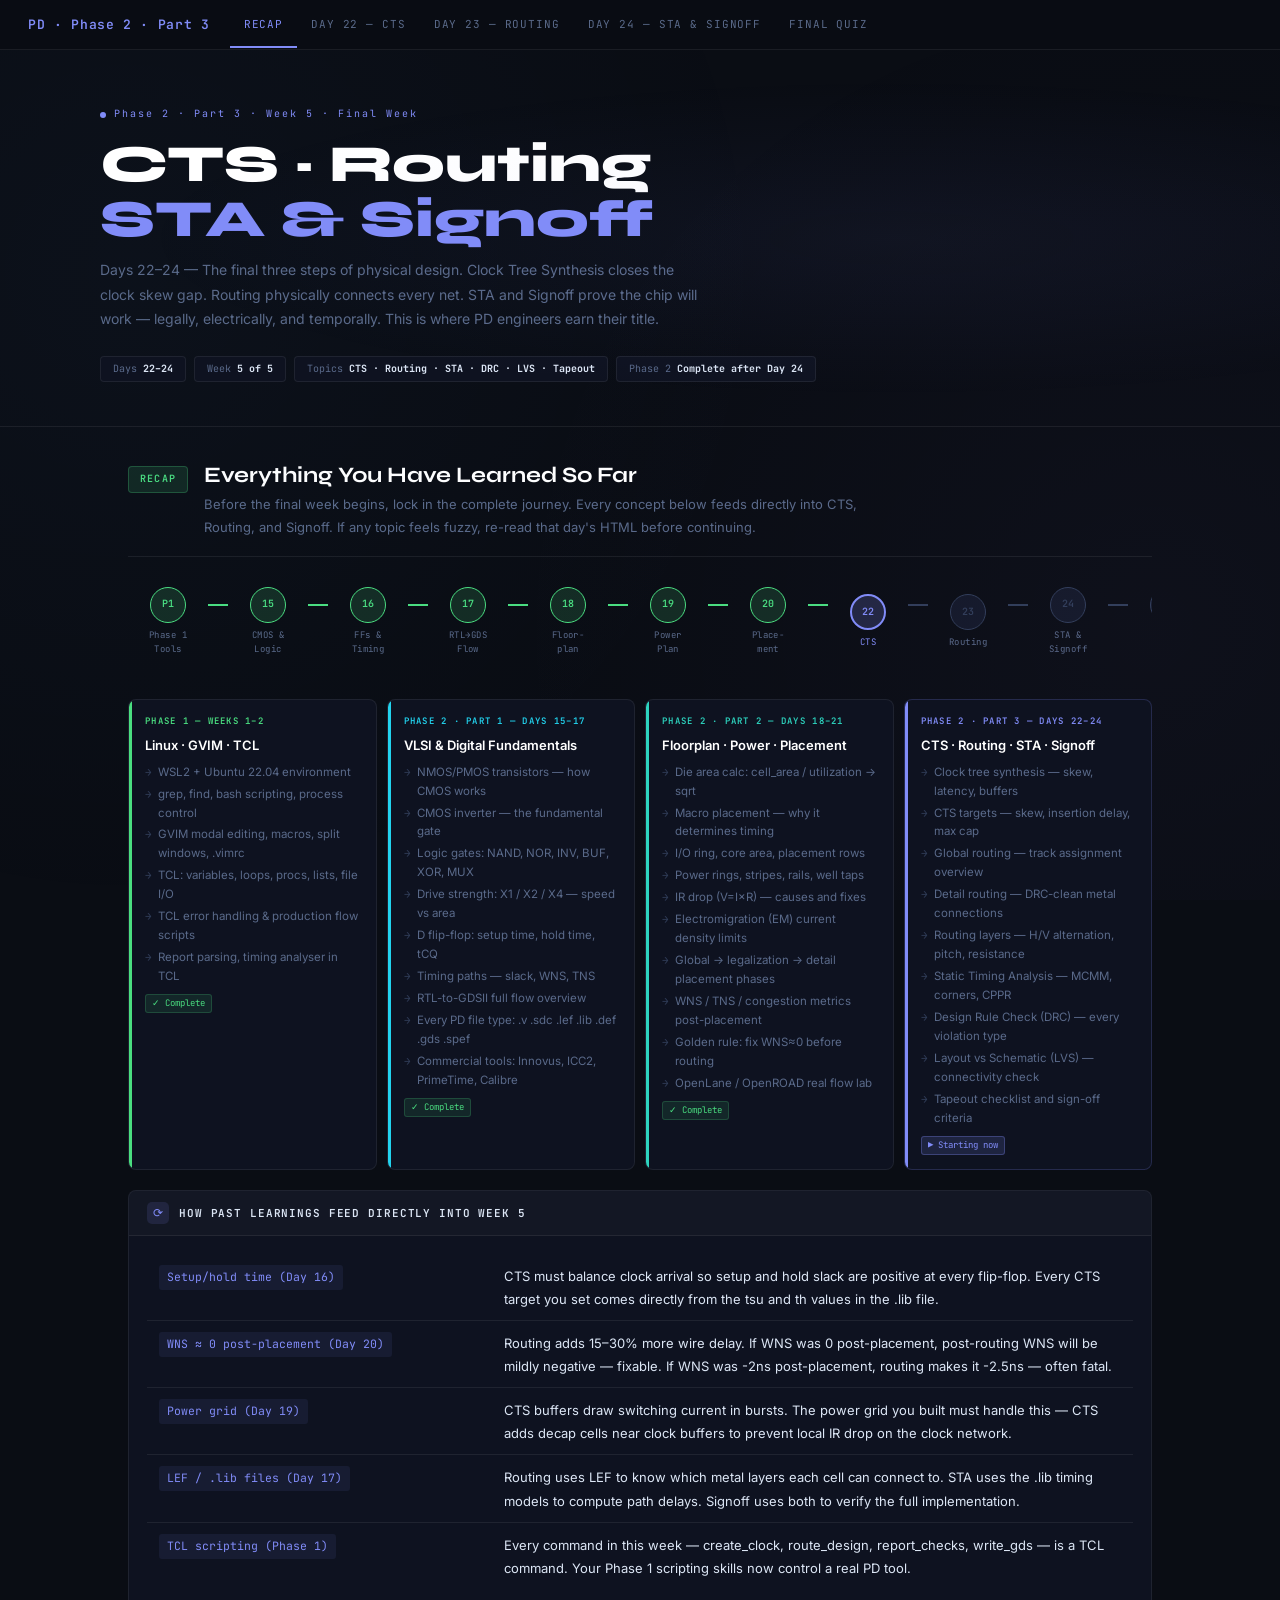
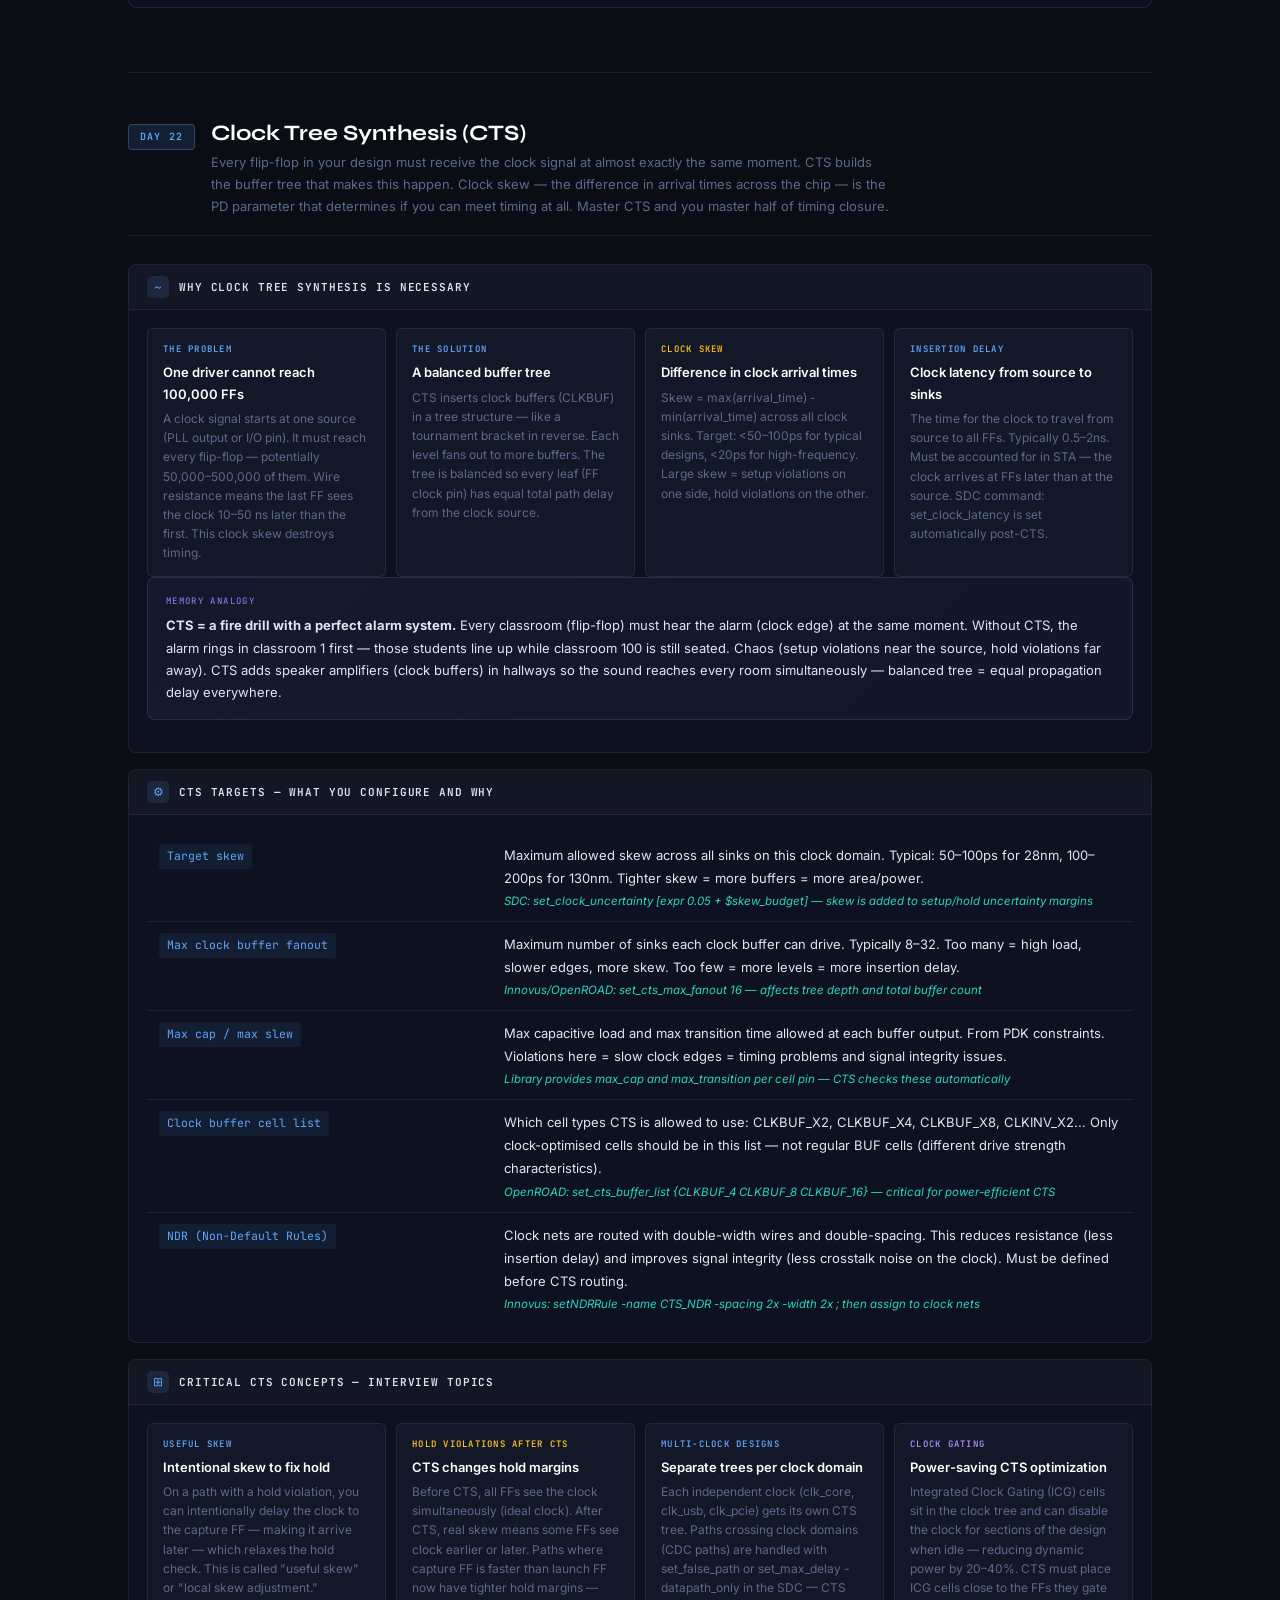
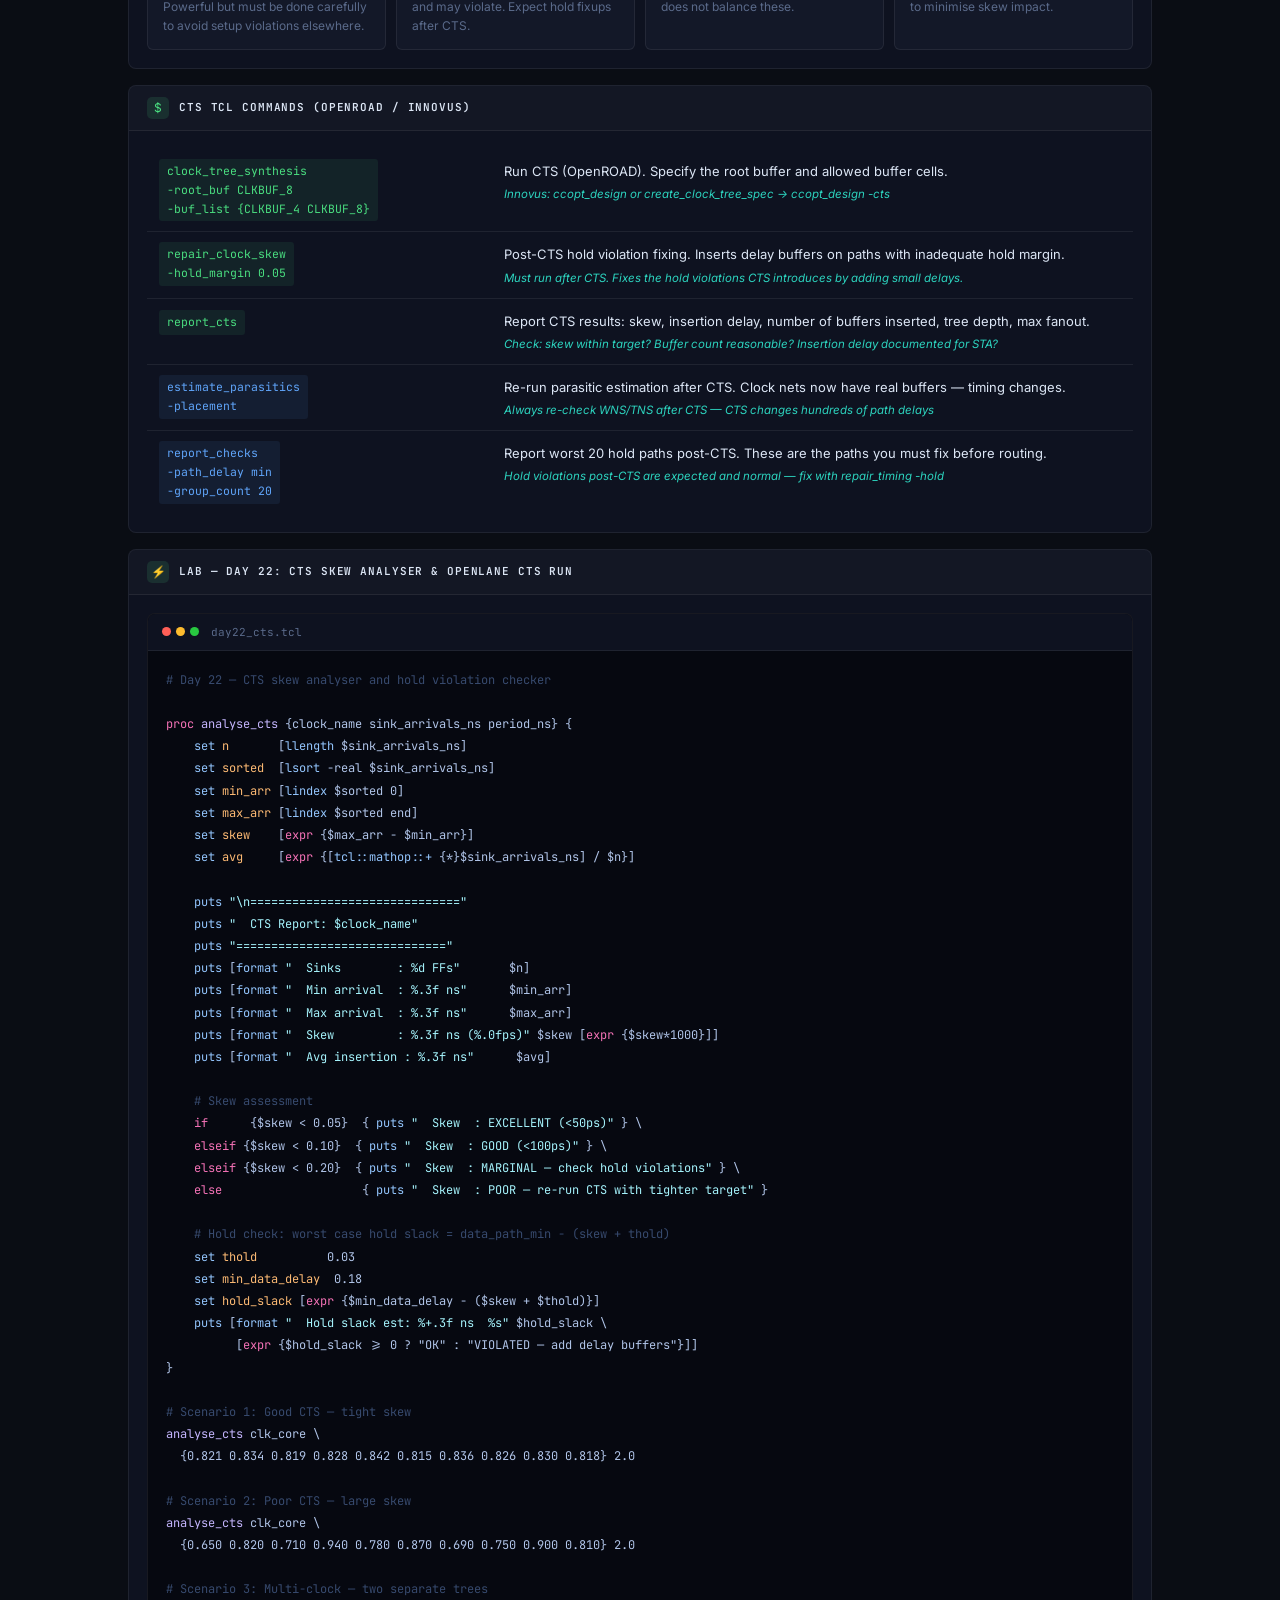
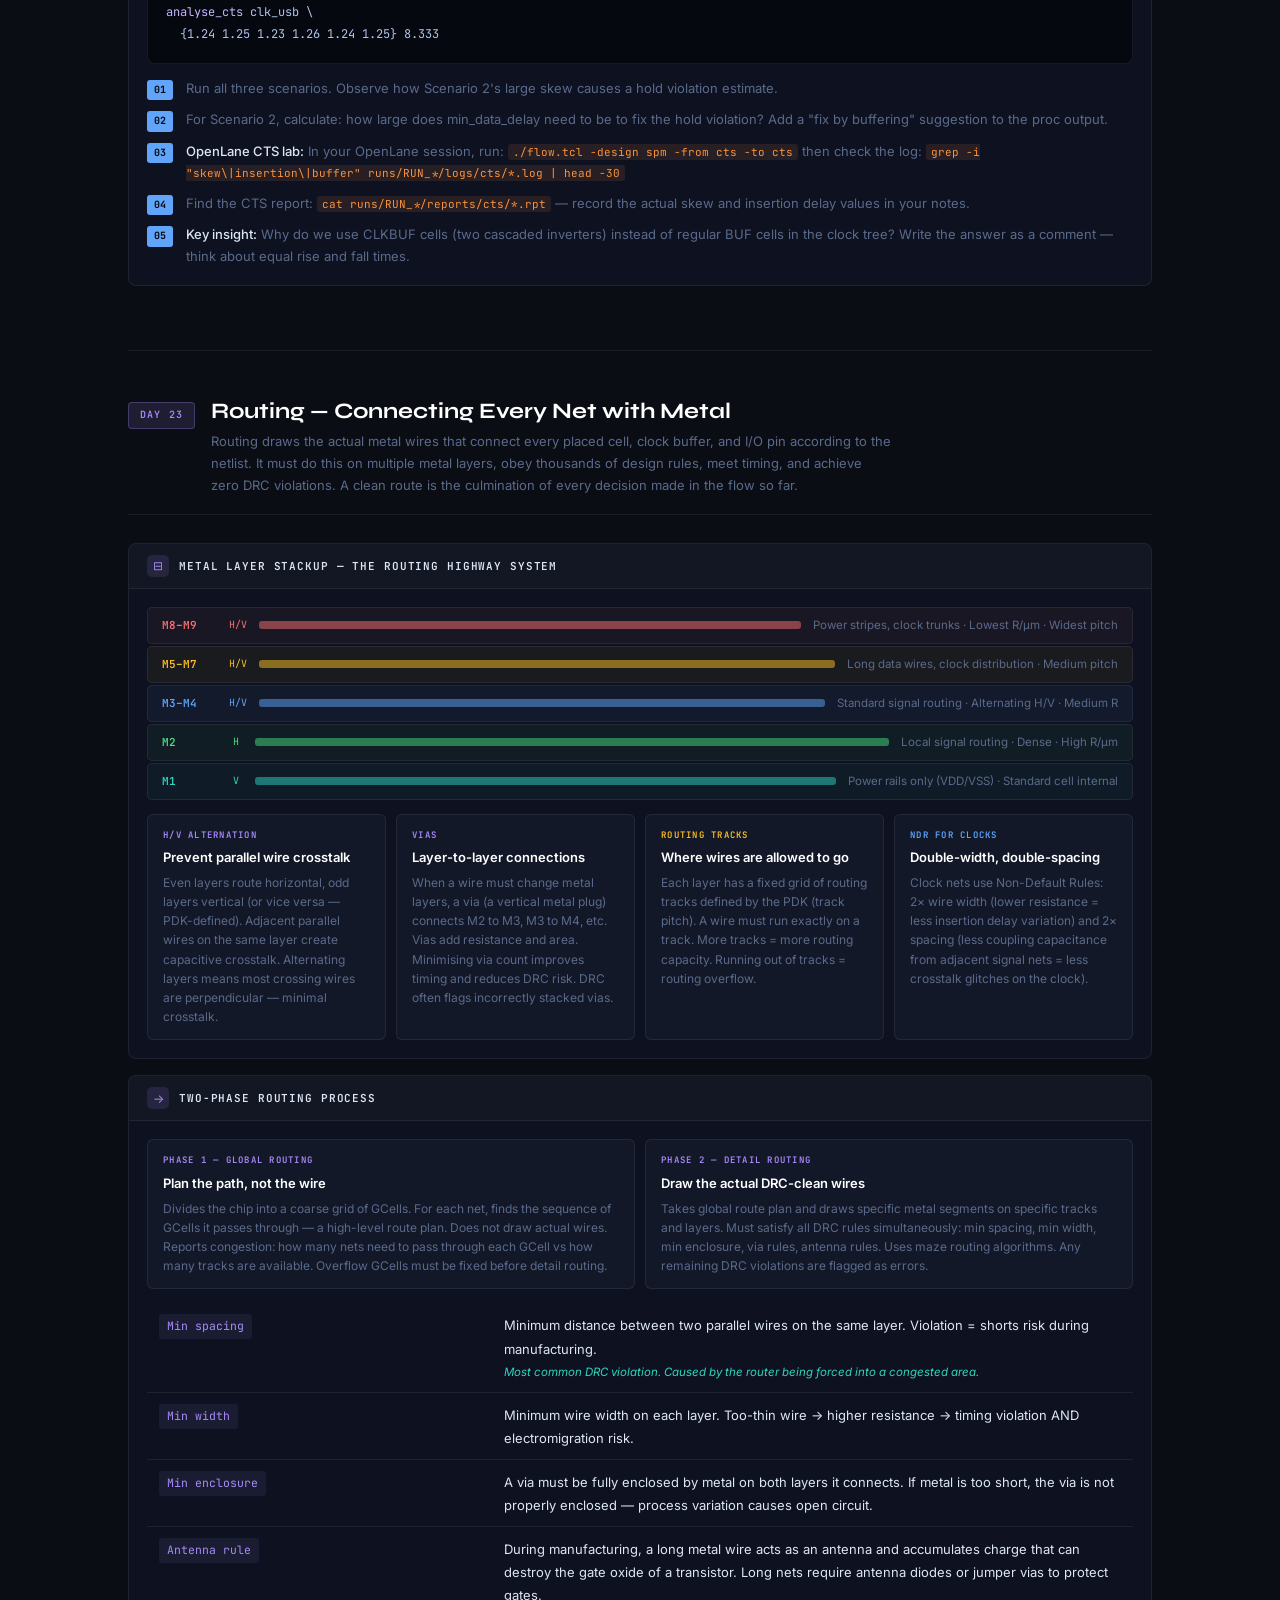
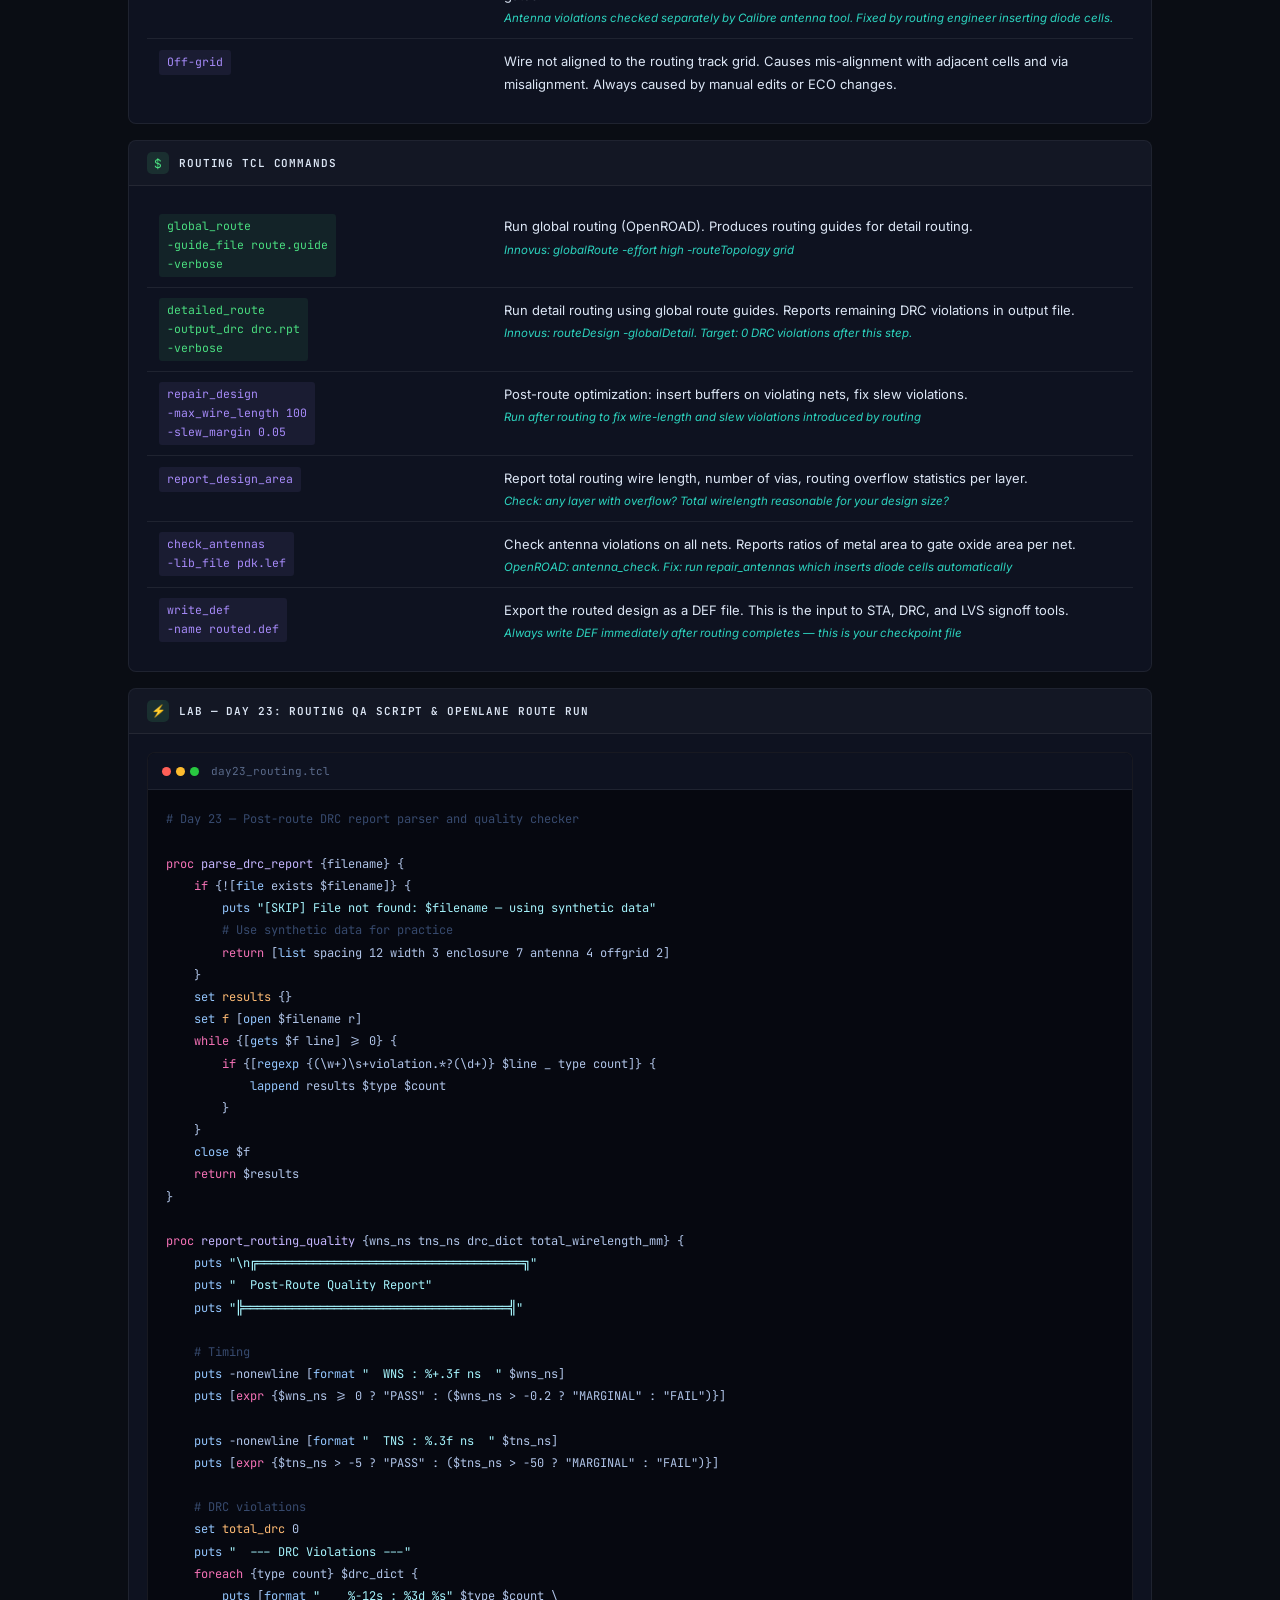
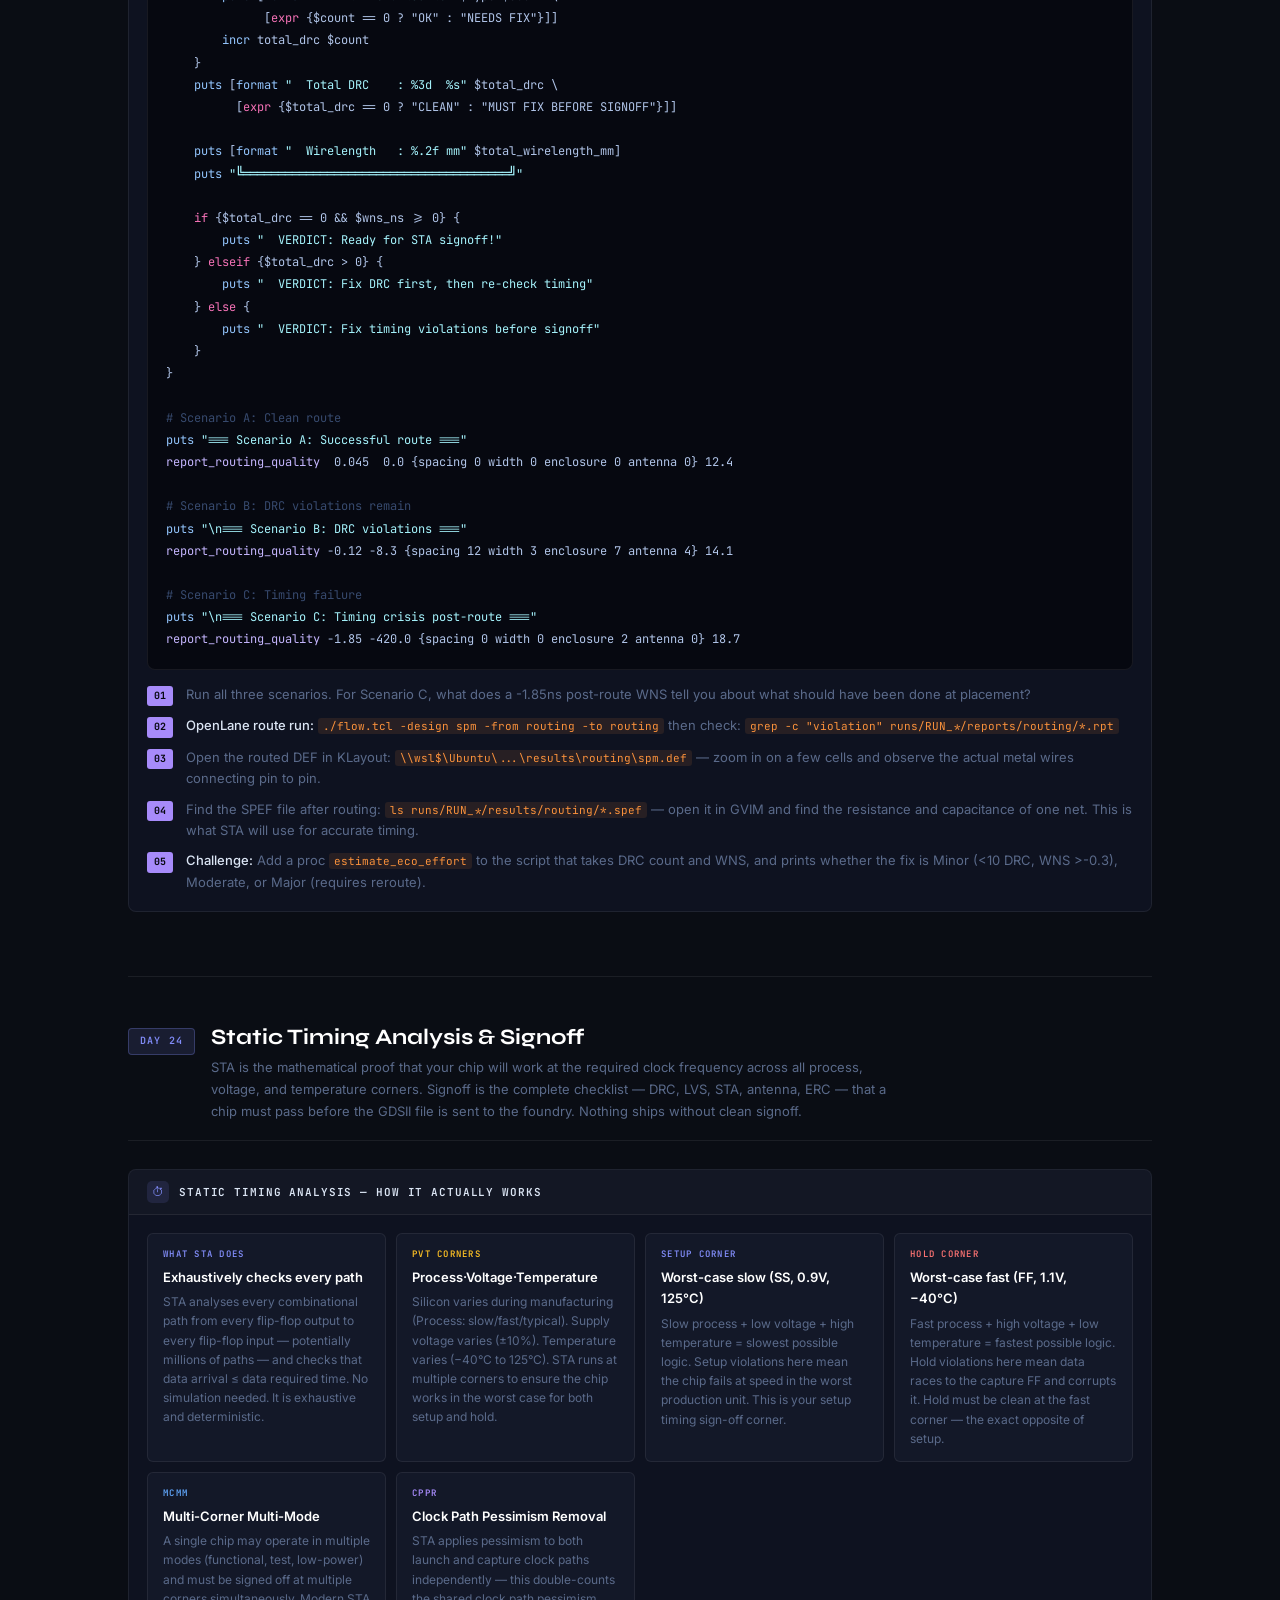
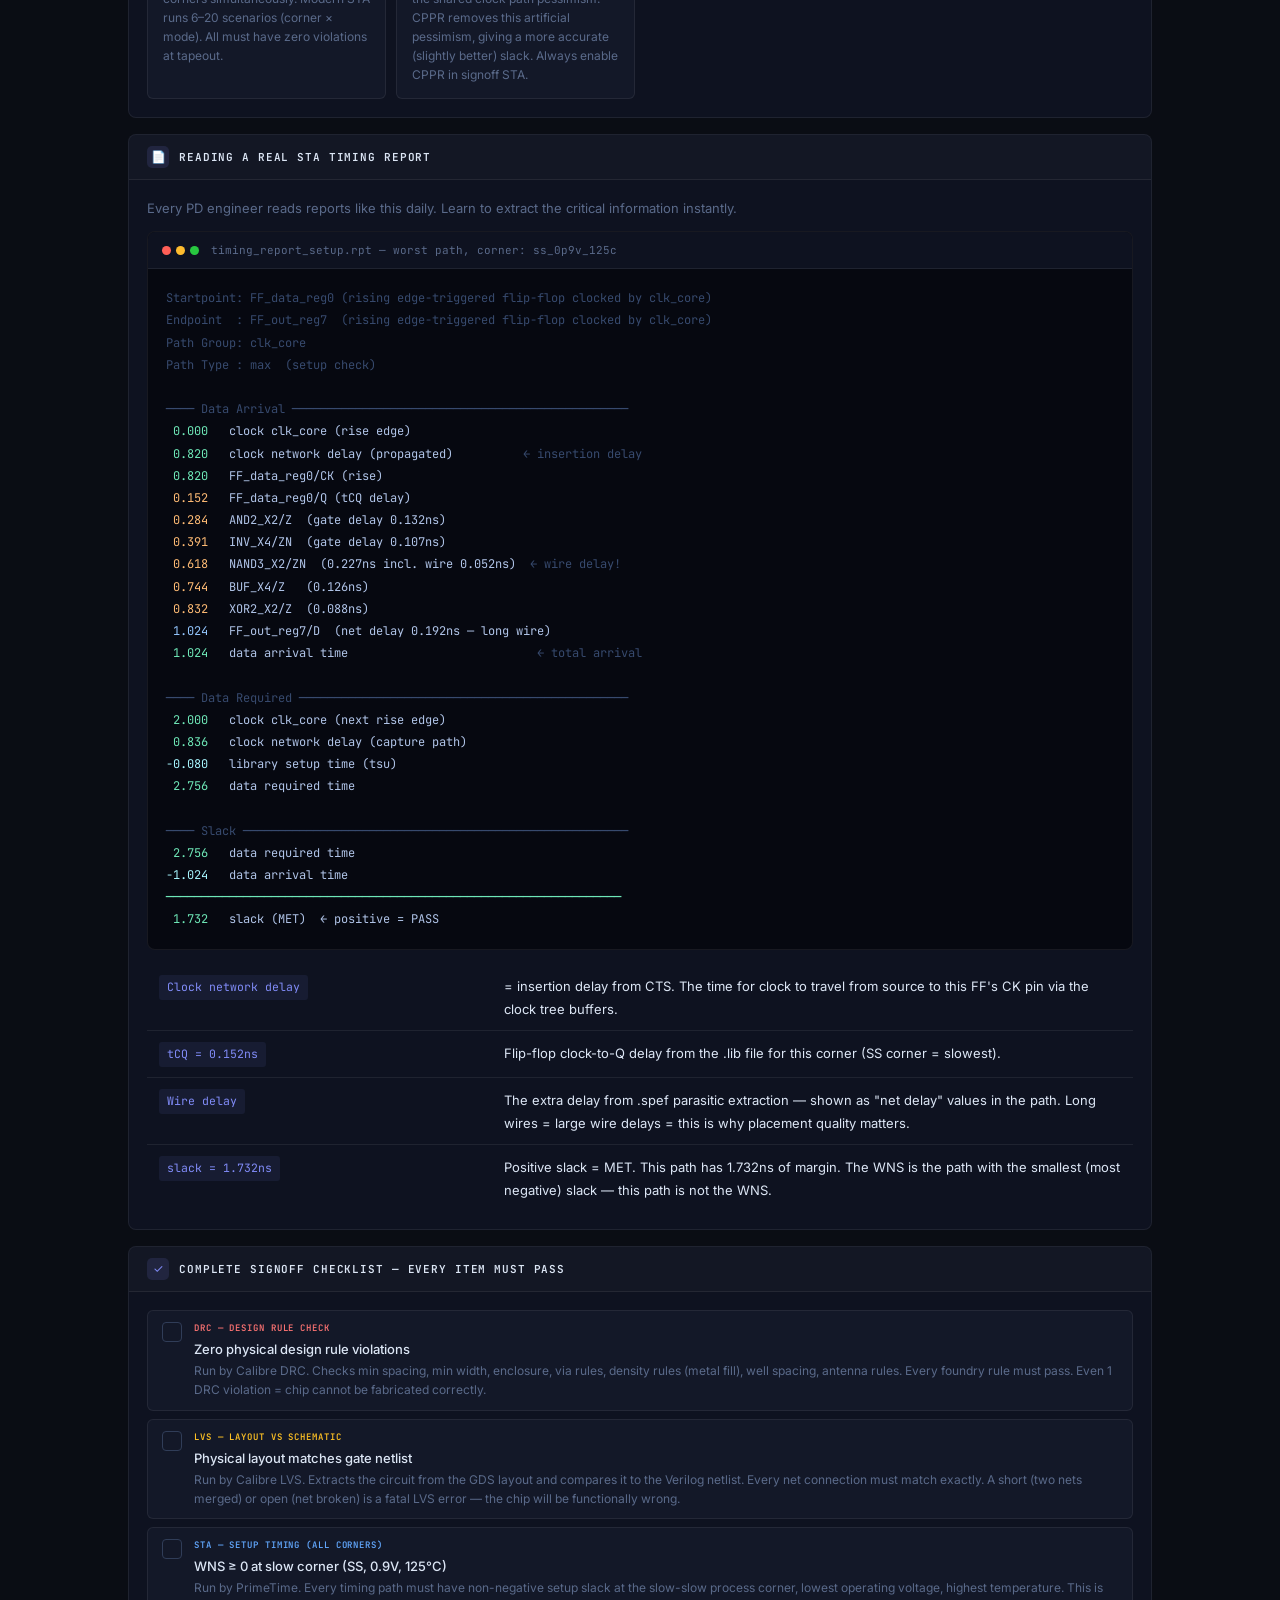
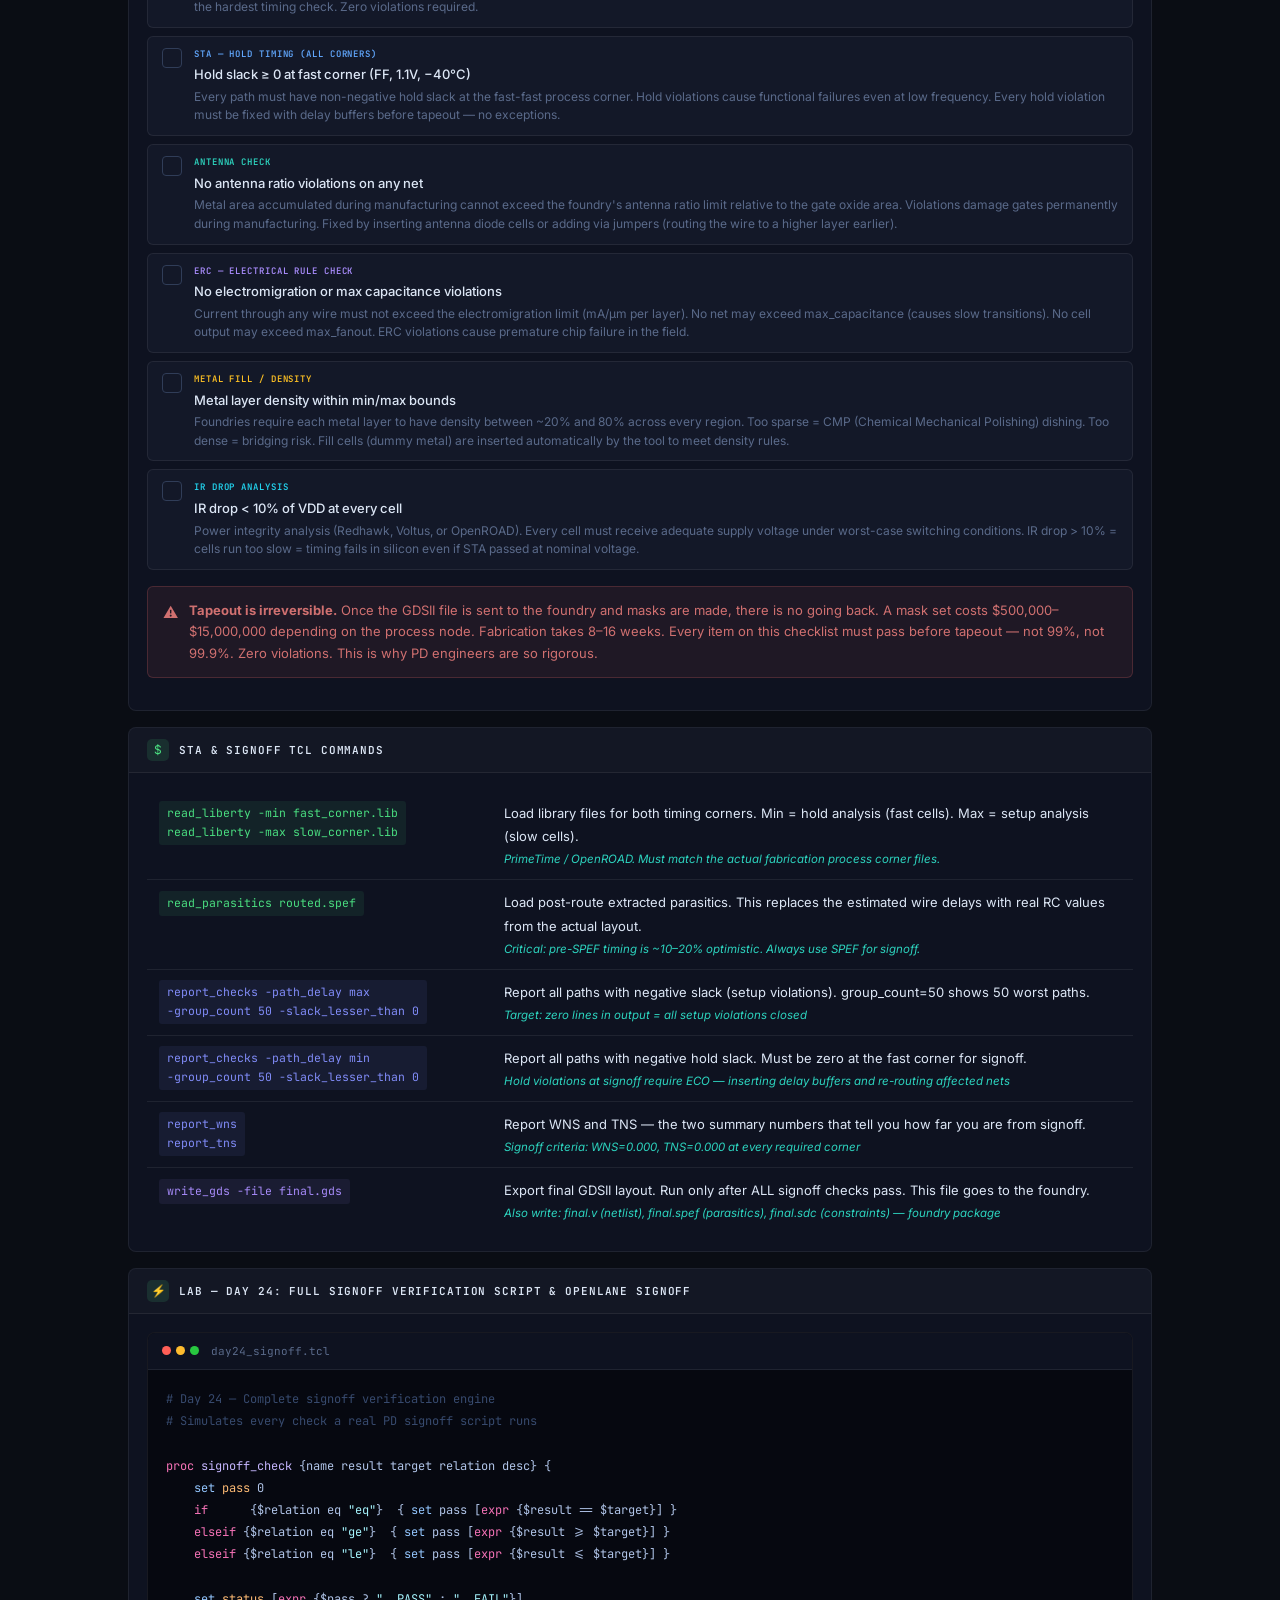
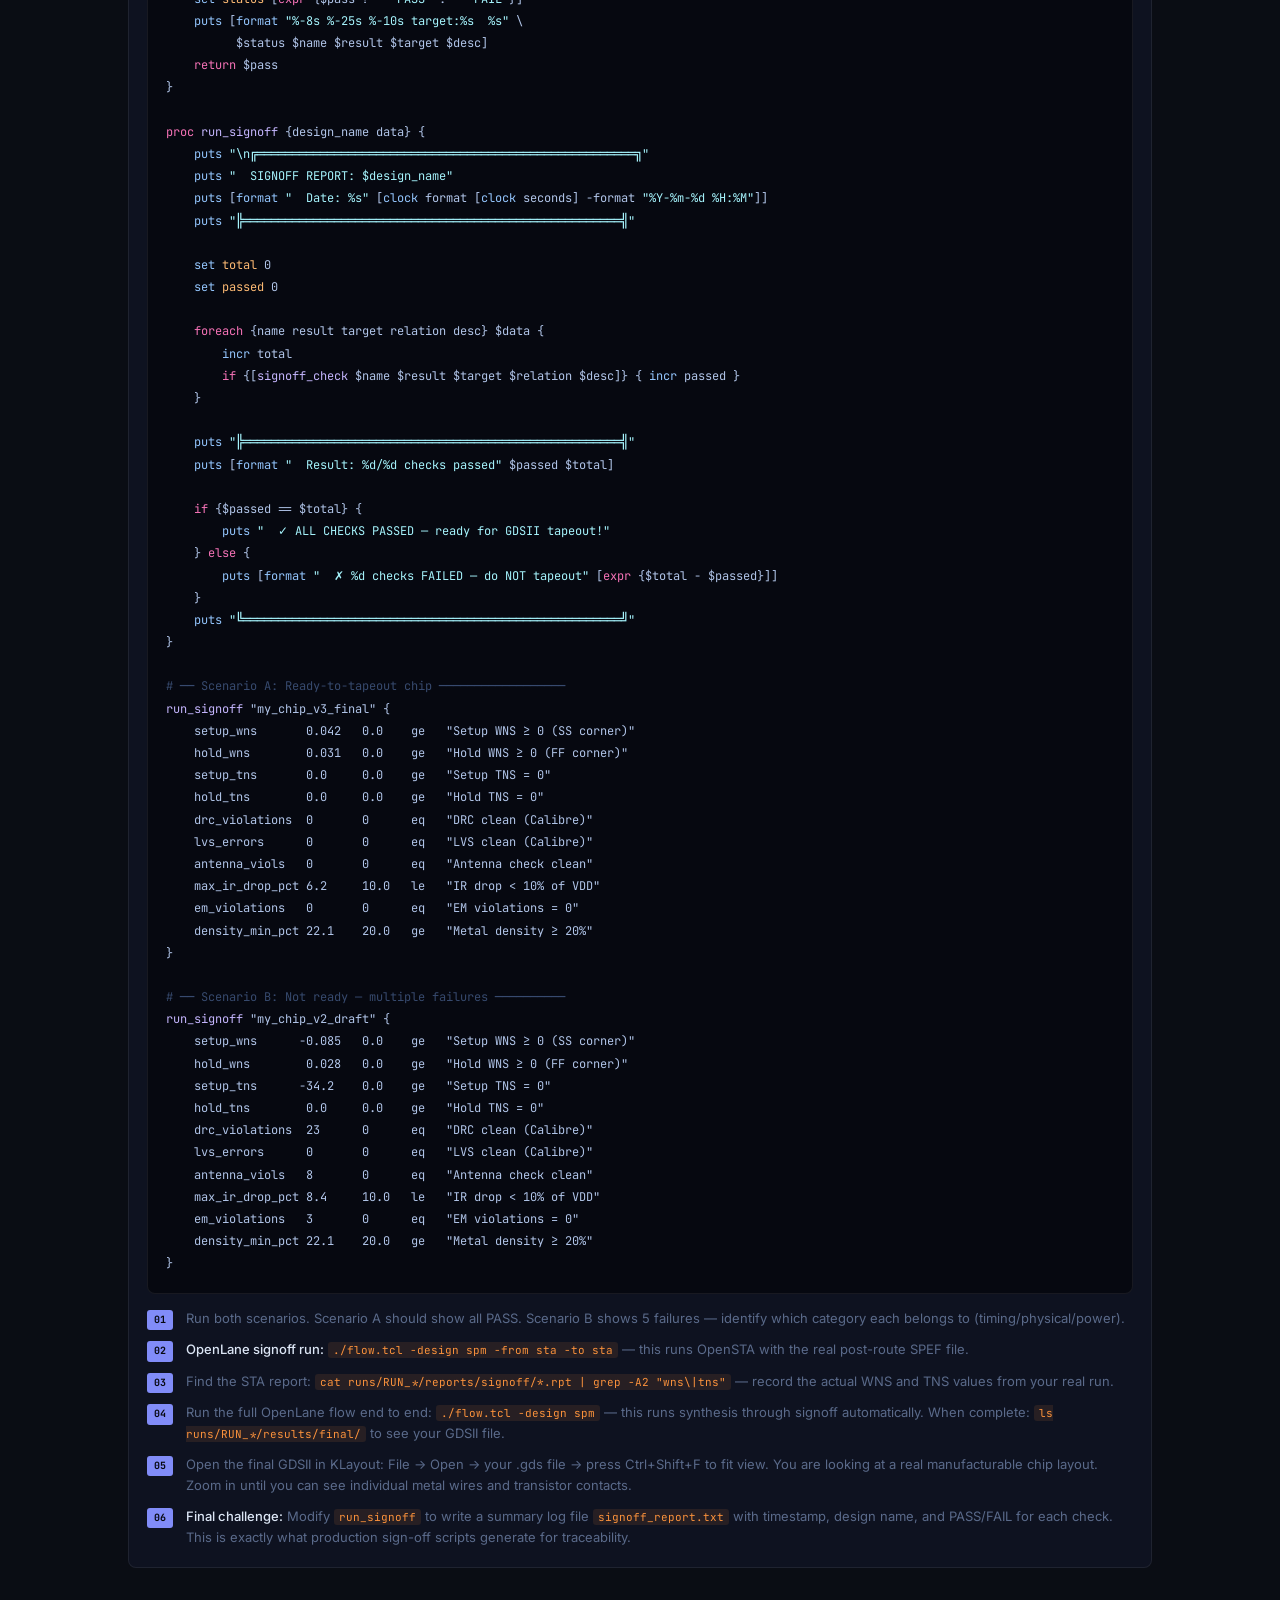
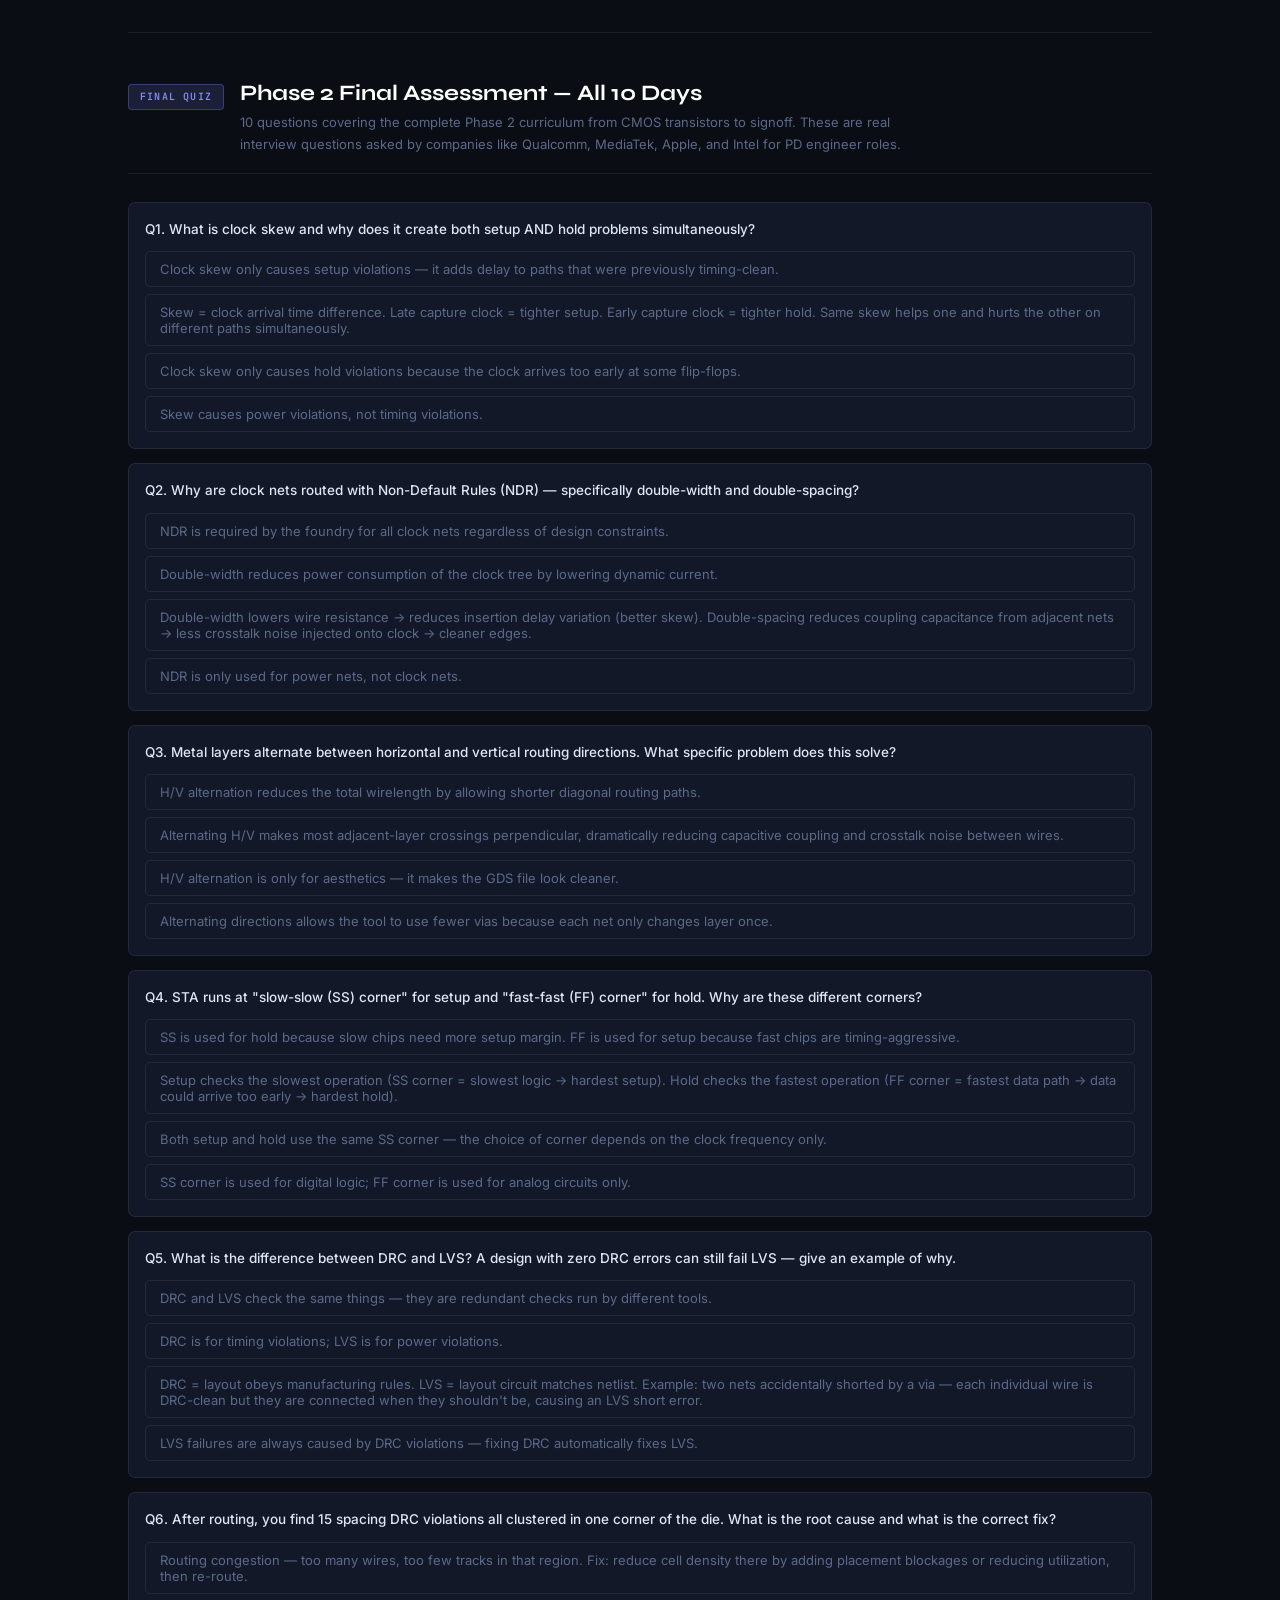
<file: study/Phase2_Part3_CTS_Routing_STA_Signoff.html>
<!DOCTYPE html>
<html lang="en">
<head>
<meta charset="UTF-8">
<meta name="viewport" content="width=device-width,initial-scale=1.0">
<title>Phase 2 · Part 3 — CTS, Routing, STA &amp; Signoff</title>
<style>
@import url('https://fonts.googleapis.com/css2?family=JetBrains+Mono:wght@400;500;600&family=Syne:wght@700;800&family=Inter:wght@300;400;500;600&display=swap');
:root{
  --bg:#0a0d14;--bg2:#0e1220;--bg3:#131828;--bg4:#192030;
  --border:rgba(255,255,255,0.07);--border2:rgba(255,255,255,0.14);
  --text:#dce6f5;--muted:#5a6a8a;--muted2:#303d58;
  --blue:#60a5fa;--indigo:#818cf8;--violet:#a78bfa;--cyan:#22d3ee;
  --green:#4ade80;--amber:#fbbf24;--orange:#fb923c;--red:#f87171;--teal:#2dd4bf;
  --mono:'JetBrains Mono',monospace;--display:'Syne',sans-serif;--body:'Inter',sans-serif;
}
*{margin:0;padding:0;box-sizing:border-box}
html{scroll-behavior:smooth}
body{background:var(--bg);color:var(--text);font-family:var(--body);font-size:14px;line-height:1.65}
body::before{content:'';position:fixed;inset:0;background-image:radial-gradient(circle at 10% 30%,rgba(96,165,250,.03) 0%,transparent 50%),radial-gradient(circle at 90% 70%,rgba(167,139,250,.03) 0%,transparent 50%);pointer-events:none;z-index:0}

/* ── NAV ── */
.nav{position:sticky;top:0;z-index:100;background:rgba(10,13,20,.97);backdrop-filter:blur(14px);border-bottom:1px solid var(--border);display:flex;align-items:center;overflow-x:auto;padding:0 28px;gap:0}
.nav-brand{font-family:var(--mono);font-size:13px;font-weight:600;color:var(--indigo);letter-spacing:.05em;padding:14px 0;margin-right:20px;white-space:nowrap;flex-shrink:0}
.nav a{display:block;padding:13px 14px;font-family:var(--mono);font-size:11px;letter-spacing:.08em;text-transform:uppercase;color:var(--muted);text-decoration:none;border-bottom:2px solid transparent;white-space:nowrap;transition:all .2s;flex-shrink:0}
.nav a:hover{color:var(--text)}
.nav a.on{color:var(--indigo);border-bottom-color:var(--indigo)}

/* ── HERO ── */
.hero{padding:56px 28px 44px;border-bottom:1px solid var(--border);position:relative;overflow:hidden}
.hero::after{content:'';position:absolute;inset:0;background:radial-gradient(ellipse at 70% 50%,rgba(129,140,248,.06),transparent 60%);pointer-events:none}
.wrap{max-width:1080px;margin:0 auto;position:relative}
.eyebrow{font-family:var(--mono);font-size:10px;letter-spacing:.2em;color:var(--indigo);margin-bottom:14px;display:flex;align-items:center;gap:8px}
.eyebrow::before{content:'';width:6px;height:6px;border-radius:50%;background:var(--indigo);animation:pulse 2s infinite}
@keyframes pulse{0%,100%{opacity:1;box-shadow:0 0 0 0 rgba(129,140,248,.4)}50%{opacity:.6;box-shadow:0 0 0 6px rgba(129,140,248,0)}}
.hero h1{font-family:var(--display);font-size:clamp(28px,5vw,52px);font-weight:800;color:#fff;line-height:1.05;margin-bottom:12px}
.hero h1 em{font-style:normal;color:var(--indigo)}
.hero-sub{font-size:14px;color:var(--muted);max-width:600px;line-height:1.75;margin-bottom:24px}
.chips{display:flex;flex-wrap:wrap;gap:8px}
.chip{font-family:var(--mono);font-size:10px;padding:4px 12px;border-radius:4px;border:1px solid var(--border);color:var(--muted);background:var(--bg2)}
.chip b{color:var(--text)}

/* ── PAGE ── */
.page{max-width:1080px;margin:0 auto;padding:36px 28px}

/* ── PAST LEARNINGS RECAP ── */
.recap-section{margin-bottom:56px}
.recap-title{font-family:var(--display);font-size:20px;font-weight:700;color:#fff;margin-bottom:6px}
.recap-sub{font-size:13px;color:var(--muted);margin-bottom:20px;line-height:1.6}
.recap-grid{display:grid;grid-template-columns:repeat(auto-fit,minmax(200px,1fr));gap:10px}
.recap-card{background:var(--bg2);border:1px solid var(--border);border-radius:8px;padding:14px 16px;position:relative;overflow:hidden}
.recap-card::before{content:'';position:absolute;top:0;left:0;width:3px;height:100%;border-radius:0}
.rc-p1::before{background:var(--green)}
.rc-p2a::before{background:var(--cyan)}
.rc-p2b::before{background:var(--teal)}
.rc-phase{font-family:var(--mono);font-size:9px;font-weight:600;letter-spacing:.14em;text-transform:uppercase;margin-bottom:6px}
.rc-phase.green{color:var(--green)}.rc-phase.cyan{color:var(--cyan)}.rc-phase.teal{color:var(--teal)}.rc-phase.amber{color:var(--amber)}.rc-phase.blue{color:var(--blue)}
.rc-title{font-size:13px;font-weight:600;color:#fff;margin-bottom:6px}
.rc-items{list-style:none;display:flex;flex-direction:column;gap:3px}
.rc-items li{font-size:11.5px;color:var(--muted);display:flex;align-items:flex-start;gap:6px}
.rc-items li::before{content:'→';color:var(--muted2);flex-shrink:0;font-family:var(--mono);font-size:11px}
.rc-tag{display:inline-block;font-family:var(--mono);font-size:9px;padding:1px 6px;border-radius:3px;margin-top:8px}
.tag-done{background:rgba(74,222,128,.1);color:var(--green);border:1px solid rgba(74,222,128,.2)}
.tag-now{background:rgba(129,140,248,.15);color:var(--indigo);border:1px solid rgba(129,140,248,.3);animation:tagpulse 2s infinite}
@keyframes tagpulse{0%,100%{opacity:1}50%{opacity:.6}}

/* ── FLOW PROGRESS BAR ── */
.flow-bar{display:flex;align-items:center;gap:0;margin-bottom:40px;overflow-x:auto;padding:2px 0}
.fb-step{display:flex;flex-direction:column;align-items:center;gap:5px;flex:1;min-width:80px}
.fb-node{width:36px;height:36px;border-radius:50%;display:flex;align-items:center;justify-content:center;font-family:var(--mono);font-size:10px;font-weight:600;flex-shrink:0}
.fb-done{background:rgba(74,222,128,.15);border:1px solid var(--green);color:var(--green)}
.fb-now{background:rgba(129,140,248,.2);border:2px solid var(--indigo);color:var(--indigo);animation:nodeglw 2s infinite}
@keyframes nodeglw{0%,100%{box-shadow:0 0 0 0 rgba(129,140,248,.4)}50%{box-shadow:0 0 0 4px rgba(129,140,248,0)}}
.fb-next{background:var(--bg3);border:1px solid var(--muted2);color:var(--muted2)}
.fb-label{font-family:var(--mono);font-size:9px;color:var(--muted);text-align:center;letter-spacing:.05em;max-width:70px}
.fb-label.active{color:var(--indigo)}
.fb-line{flex:1;height:2px;background:var(--muted2);min-width:20px;align-self:flex-start;margin-top:17px}
.fb-line.done{background:var(--green)}

/* ── DAY SECTIONS ── */
.day{scroll-margin-top:58px;margin-bottom:64px}
.day-hd{display:flex;align-items:flex-start;gap:16px;padding-bottom:18px;border-bottom:1px solid var(--border);margin-bottom:28px}
.day-badge{font-family:var(--mono);font-size:10px;font-weight:600;letter-spacing:.12em;padding:4px 11px;border-radius:4px;white-space:nowrap;margin-top:3px;flex-shrink:0}
.db-blue{background:rgba(96,165,250,.13);color:var(--blue);border:1px solid rgba(96,165,250,.28)}
.db-violet{background:rgba(167,139,250,.13);color:var(--violet);border:1px solid rgba(167,139,250,.28)}
.db-indigo{background:rgba(129,140,248,.13);color:var(--indigo);border:1px solid rgba(129,140,248,.28)}
.day-ttl{font-family:var(--display);font-size:22px;font-weight:700;color:#fff;margin-bottom:5px;line-height:1.15}
.day-desc{font-size:13px;color:var(--muted);max-width:680px;line-height:1.7}

/* ── CARDS ── */
.card{background:var(--bg2);border:1px solid var(--border);border-radius:8px;margin-bottom:16px;overflow:hidden}
.card-hd{display:flex;align-items:center;gap:10px;padding:11px 18px;border-bottom:1px solid var(--border);background:rgba(255,255,255,.018)}
.ci{width:22px;height:22px;border-radius:5px;display:flex;align-items:center;justify-content:center;font-size:12px;flex-shrink:0}
.ci-b{background:rgba(96,165,250,.12);color:var(--blue)}
.ci-i{background:rgba(129,140,248,.12);color:var(--indigo)}
.ci-v{background:rgba(167,139,250,.12);color:var(--violet)}
.ci-g{background:rgba(74,222,128,.12);color:var(--green)}
.ci-a{background:rgba(251,191,36,.12);color:var(--amber)}
.ci-c{background:rgba(34,211,238,.12);color:var(--cyan)}
.ci-r{background:rgba(248,113,113,.12);color:var(--red)}
.ci-t{background:rgba(45,212,191,.12);color:var(--teal)}
.card-ttl{font-family:var(--mono);font-size:11px;font-weight:600;letter-spacing:.08em;text-transform:uppercase;color:var(--text)}
.card-body{padding:18px}

/* ── CONCEPTS ── */
.cg{display:grid;grid-template-columns:repeat(auto-fit,minmax(210px,1fr));gap:10px}
.cc{background:var(--bg3);border:1px solid var(--border);border-radius:6px;padding:13px 15px}
.cc-lbl{font-family:var(--mono);font-size:9px;font-weight:600;letter-spacing:.14em;text-transform:uppercase;margin-bottom:5px}
.lb{color:var(--blue)}.li{color:var(--indigo)}.lv{color:var(--violet)}.lg{color:var(--green)}.la{color:var(--amber)}.lc{color:var(--cyan)}.lr{color:var(--red)}.lt{color:var(--teal)}.lo{color:var(--orange)}
.cc-ttl{font-size:13px;font-weight:600;color:#fff;margin-bottom:4px}
.cc-body{font-size:12px;color:var(--muted);line-height:1.6}

/* ── TABLES ── */
.tbl{width:100%;border-collapse:collapse}
.tbl tr{border-bottom:1px solid var(--border)}
.tbl tr:last-child{border-bottom:none}
.tbl tr:hover{background:rgba(129,140,248,.02)}
.tbl td{padding:10px 12px;vertical-align:top}
.tbl td:first-child{width:35%;min-width:160px}
.tc{font-family:var(--mono);font-size:11.5px;padding:3px 8px;border-radius:3px;display:inline-block;white-space:nowrap}
.tcb{color:var(--blue);background:rgba(96,165,250,.08)}
.tci{color:var(--indigo);background:rgba(129,140,248,.08)}
.tcv{color:var(--violet);background:rgba(167,139,250,.08)}
.tcg{color:var(--green);background:rgba(74,222,128,.08)}
.tca{color:var(--amber);background:rgba(251,191,36,.08)}
.tcc{color:var(--cyan);background:rgba(34,211,238,.08)}
.tcr{color:var(--red);background:rgba(248,113,113,.08)}
.tct{color:var(--teal);background:rgba(45,212,191,.08)}
.td{font-size:13px;color:var(--text);line-height:1.5}
.td-pd{font-size:11.5px;color:var(--teal);margin-top:3px;font-style:italic}
.td-sub{font-size:11.5px;color:var(--muted);margin-top:3px}

/* ── CODE ── */
.codeblock{background:#060810;border:1px solid var(--border);border-radius:8px;overflow:hidden;margin-bottom:14px}
.cb-hd{display:flex;align-items:center;gap:8px;padding:9px 14px;background:var(--bg2);border-bottom:1px solid var(--border)}
.dots{display:flex;gap:5px}.dots span{width:9px;height:9px;border-radius:50%}
.dots span:nth-child(1){background:#ff5f57}.dots span:nth-child(2){background:#febc2e}.dots span:nth-child(3){background:#28c840}
.cb-fn{font-family:var(--mono);font-size:11px;color:var(--muted);margin-left:4px}
.cb-body{padding:18px;font-family:var(--mono);font-size:12px;line-height:1.85;overflow-x:auto;white-space:pre;color:#b0c4e8}
.ck{color:#f472b6}.cs{color:#a5f3fc}.cn{color:#fde68a}.cf{color:#c4b5fd}.cm{color:#374a6e}.cv{color:#fdba74}.co{color:#93c5fd}.cg2{color:#6ee7b7}

/* ── LAB ── */
.lab-list{list-style:none;display:flex;flex-direction:column;gap:9px}
.lab-item{display:flex;gap:13px;align-items:flex-start}
.lab-n{font-family:var(--mono);font-size:10px;font-weight:700;padding:2px 7px;border-radius:3px;flex-shrink:0;margin-top:2px;color:#06080f}
.ln-b{background:var(--blue)}.ln-i{background:var(--indigo)}.ln-v{background:var(--violet)}
.lab-txt{font-size:13px;color:var(--muted);line-height:1.65}
.lab-txt code{font-family:var(--mono);font-size:11px;color:var(--orange);background:rgba(251,146,60,.1);padding:1px 5px;border-radius:3px}
.lab-txt strong{color:var(--text);font-weight:500}

/* ── CALLOUTS ── */
.cbox{display:flex;gap:11px;border-radius:6px;padding:13px 15px;margin-bottom:14px;font-size:13px;line-height:1.65}
.cbox-tip{background:rgba(251,191,36,.07);border:1px solid rgba(251,191,36,.2);color:#c4970f}
.cbox-win{background:rgba(74,222,128,.07);border:1px solid rgba(74,222,128,.2);color:var(--green)}
.cbox-info{background:rgba(96,165,250,.07);border:1px solid rgba(96,165,250,.2);color:#80b0f0}
.cbox-warn{background:rgba(248,113,113,.07);border:1px solid rgba(248,113,113,.2);color:#d07070}
.cbox-icon{font-size:15px;flex-shrink:0;margin-top:1px}

/* ── ANALOGY ── */
.analogy{background:linear-gradient(135deg,rgba(129,140,248,.06),rgba(96,165,250,.04));border:1px solid rgba(129,140,248,.18);border-radius:8px;padding:16px 18px;margin-bottom:14px}
.an-lbl{font-family:var(--mono);font-size:9px;letter-spacing:.15em;color:var(--indigo);margin-bottom:6px;text-transform:uppercase}
.an-txt{font-size:13px;color:var(--text);line-height:1.7}

/* ── STA TABLE SPECIAL ── */
.sta-table{width:100%;border-collapse:collapse;font-family:var(--mono);font-size:11.5px}
.sta-table th{background:var(--bg3);color:var(--indigo);padding:8px 12px;text-align:left;font-size:10px;letter-spacing:.1em;border-bottom:1px solid var(--border)}
.sta-table td{padding:8px 12px;border-bottom:1px solid var(--border);color:var(--text)}
.sta-table tr:last-child td{border-bottom:none}
.sta-table tr:hover td{background:rgba(129,140,248,.03)}
.slack-pos{color:var(--green)}.slack-neg{color:var(--red)}.slack-marg{color:var(--amber)}

/* ── SIGNOFF CHECKLIST ── */
.checklist{display:flex;flex-direction:column;gap:8px}
.cl-item{display:flex;align-items:flex-start;gap:12px;padding:10px 14px;background:var(--bg3);border:1px solid var(--border);border-radius:6px}
.cl-box{width:20px;height:20px;border-radius:4px;border:1px solid var(--muted2);flex-shrink:0;margin-top:1px;cursor:pointer;display:flex;align-items:center;justify-content:center;font-size:12px;transition:all .2s}
.cl-box.checked{background:rgba(74,222,128,.15);border-color:var(--green);color:var(--green)}
.cl-cat{font-family:var(--mono);font-size:9px;font-weight:600;letter-spacing:.1em;text-transform:uppercase;margin-bottom:3px}
.cl-cat.drc{color:var(--red)}.cl-cat.lvs{color:var(--amber)}.cl-cat.sta{color:var(--blue)}.cl-cat.erc{color:var(--violet)}.cl-cat.ant{color:var(--teal)}
.cl-title{font-size:13px;color:var(--text);font-weight:500;margin-bottom:2px}
.cl-desc{font-size:12px;color:var(--muted);line-height:1.55}

/* ── ROUTING LAYER VIZ ── */
.layer-stack{display:flex;flex-direction:column;gap:2px;margin-bottom:14px}
.layer{display:flex;align-items:center;gap:12px;padding:8px 14px;border-radius:5px;border:1px solid var(--border)}
.layer-name{font-family:var(--mono);font-size:11px;font-weight:600;min-width:55px}
.layer-bar{height:8px;border-radius:3px;flex:1}
.layer-info{font-size:11.5px;color:var(--muted);text-align:right;min-width:200px}
.layer-dir{font-family:var(--mono);font-size:10px;min-width:14px;text-align:center}

/* ── QUIZ ── */
.quiz-wrap{display:flex;flex-direction:column;gap:14px}
.qcard{background:var(--bg3);border:1px solid var(--border);border-radius:7px;padding:16px}
.qtxt{font-size:13.5px;font-weight:500;color:var(--text);margin-bottom:12px;line-height:1.5}
.qopts{display:flex;flex-direction:column;gap:7px}
.qopt{padding:9px 14px;border:1px solid var(--border);border-radius:5px;background:transparent;color:var(--muted);font-size:13px;cursor:pointer;text-align:left;font-family:var(--body);transition:all .15s;width:100%}
.qopt:hover:not(:disabled){border-color:rgba(129,140,248,.4);color:var(--text);background:rgba(129,140,248,.04)}
.qopt.ok{border-color:var(--green)!important;color:var(--green)!important;background:rgba(74,222,128,.07)!important}
.qopt.no{border-color:var(--red)!important;color:var(--red)!important;background:rgba(248,113,113,.07)!important}
.qexp{margin-top:10px;font-size:12.5px;color:var(--muted);line-height:1.6;display:none;padding:10px 13px;background:rgba(74,222,128,.05);border-radius:5px;border-left:2px solid var(--green)}
.qexp.show{display:block}

/* ── DIVIDER ── */
.divider{height:1px;background:var(--border);margin:48px 0}

/* ── PHASE COMPLETE BANNER ── */
.phase-complete{background:linear-gradient(135deg,rgba(74,222,128,.08),rgba(129,140,248,.06));border:1px solid rgba(74,222,128,.25);border-radius:12px;padding:28px 32px;margin-bottom:48px;text-align:center}
.pc-badge{font-family:var(--mono);font-size:10px;letter-spacing:.2em;color:var(--green);text-transform:uppercase;margin-bottom:10px}
.pc-title{font-family:var(--display);font-size:26px;font-weight:800;color:#fff;margin-bottom:10px}
.pc-desc{font-size:13.5px;color:var(--muted);max-width:600px;margin:0 auto 18px;line-height:1.7}
.pc-next{display:inline-flex;align-items:center;gap:8px;font-family:var(--mono);font-size:12px;color:var(--indigo);border:1px solid rgba(129,140,248,.3);padding:8px 18px;border-radius:6px;margin-top:4px}

/* ── FOOTER ── */
footer{border-top:1px solid var(--border);padding:28px;text-align:center;font-family:var(--mono);font-size:11px;color:var(--muted2)}
footer em{color:var(--indigo);font-style:normal}
::-webkit-scrollbar{width:4px;height:4px}::-webkit-scrollbar-track{background:transparent}::-webkit-scrollbar-thumb{background:var(--muted2);border-radius:99px}
@media(max-width:680px){.page,.hero{padding-left:16px;padding-right:16px}.nav{padding:0 12px}.cg{grid-template-columns:1fr}.layer-info{display:none}}
</style>
</head>
<body>

<!-- NAV -->
<nav class="nav">
  <div class="nav-brand">PD · Phase 2 · Part 3</div>
  <a href="#recap" onclick="hl(this)">Recap</a>
  <a href="#day22" onclick="hl(this)">Day 22 — CTS</a>
  <a href="#day23" onclick="hl(this)">Day 23 — Routing</a>
  <a href="#day24" onclick="hl(this)">Day 24 — STA &amp; Signoff</a>
  <a href="#quiz" onclick="hl(this)">Final Quiz</a>
</nav>

<!-- HERO -->
<div class="hero">
  <div class="wrap">
    <div class="eyebrow">Phase 2 · Part 3 · Week 5 · Final Week</div>
    <h1>CTS · Routing<br><em>STA &amp; Signoff</em></h1>
    <p class="hero-sub">Days 22–24 — The final three steps of physical design. Clock Tree Synthesis closes the clock skew gap. Routing physically connects every net. STA and Signoff prove the chip will work — legally, electrically, and temporally. This is where PD engineers earn their title.</p>
    <div class="chips">
      <div class="chip">Days <b>22–24</b></div>
      <div class="chip">Week <b>5 of 5</b></div>
      <div class="chip">Topics <b>CTS · Routing · STA · DRC · LVS · Tapeout</b></div>
      <div class="chip">Phase 2 <b>Complete after Day 24</b></div>
    </div>
  </div>
</div>

<div class="page">

<!-- ═══════════════════════════════ PAST LEARNINGS RECAP ══════════════════════════════ -->
<section class="day" id="recap">
  <div class="day-hd">
    <div class="day-badge" style="background:rgba(74,222,128,.12);color:var(--green);border:1px solid rgba(74,222,128,.25)">RECAP</div>
    <div>
      <div class="day-ttl">Everything You Have Learned So Far</div>
      <div class="day-desc">Before the final week begins, lock in the complete journey. Every concept below feeds directly into CTS, Routing, and Signoff. If any topic feels fuzzy, re-read that day's HTML before continuing.</div>
    </div>
  </div>

  <!-- FLOW PROGRESS BAR -->
  <div class="flow-bar">
    <div class="fb-step">
      <div class="fb-node fb-done">P1</div>
      <div class="fb-label">Phase 1<br>Tools</div>
    </div>
    <div class="fb-line done"></div>
    <div class="fb-step">
      <div class="fb-node fb-done">15</div>
      <div class="fb-label">CMOS &amp;<br>Logic</div>
    </div>
    <div class="fb-line done"></div>
    <div class="fb-step">
      <div class="fb-node fb-done">16</div>
      <div class="fb-label">FFs &amp;<br>Timing</div>
    </div>
    <div class="fb-line done"></div>
    <div class="fb-step">
      <div class="fb-node fb-done">17</div>
      <div class="fb-label">RTL→GDS<br>Flow</div>
    </div>
    <div class="fb-line done"></div>
    <div class="fb-step">
      <div class="fb-node fb-done">18</div>
      <div class="fb-label">Floor-<br>plan</div>
    </div>
    <div class="fb-line done"></div>
    <div class="fb-step">
      <div class="fb-node fb-done">19</div>
      <div class="fb-label">Power<br>Plan</div>
    </div>
    <div class="fb-line done"></div>
    <div class="fb-step">
      <div class="fb-node fb-done">20</div>
      <div class="fb-label">Place-<br>ment</div>
    </div>
    <div class="fb-line done"></div>
    <div class="fb-step">
      <div class="fb-node fb-now">22</div>
      <div class="fb-label active">CTS</div>
    </div>
    <div class="fb-line"></div>
    <div class="fb-step">
      <div class="fb-node fb-next">23</div>
      <div class="fb-label">Routing</div>
    </div>
    <div class="fb-line"></div>
    <div class="fb-step">
      <div class="fb-node fb-next">24</div>
      <div class="fb-label">STA &amp;<br>Signoff</div>
    </div>
    <div class="fb-line"></div>
    <div class="fb-step">
      <div class="fb-node fb-next">GDS</div>
      <div class="fb-label">Tape-<br>out</div>
    </div>
  </div>

  <!-- RECAP CARDS -->
  <div class="recap-grid">

    <div class="recap-card rc-p1">
      <div class="rc-phase green">Phase 1 — Weeks 1–2</div>
      <div class="rc-title">Linux · GVIM · TCL</div>
      <ul class="rc-items">
        <li>WSL2 + Ubuntu 22.04 environment</li>
        <li>grep, find, bash scripting, process control</li>
        <li>GVIM modal editing, macros, split windows, .vimrc</li>
        <li>TCL: variables, loops, procs, lists, file I/O</li>
        <li>TCL error handling &amp; production flow scripts</li>
        <li>Report parsing, timing analyser in TCL</li>
      </ul>
      <div><span class="rc-tag tag-done">✓ Complete</span></div>
    </div>

    <div class="recap-card rc-p2a">
      <div class="rc-phase cyan">Phase 2 · Part 1 — Days 15–17</div>
      <div class="rc-title">VLSI &amp; Digital Fundamentals</div>
      <ul class="rc-items">
        <li>NMOS/PMOS transistors — how CMOS works</li>
        <li>CMOS inverter — the fundamental gate</li>
        <li>Logic gates: NAND, NOR, INV, BUF, XOR, MUX</li>
        <li>Drive strength: X1 / X2 / X4 — speed vs area</li>
        <li>D flip-flop: setup time, hold time, tCQ</li>
        <li>Timing paths — slack, WNS, TNS</li>
        <li>RTL-to-GDSII full flow overview</li>
        <li>Every PD file type: .v .sdc .lef .lib .def .gds .spef</li>
        <li>Commercial tools: Innovus, ICC2, PrimeTime, Calibre</li>
      </ul>
      <div><span class="rc-tag tag-done">✓ Complete</span></div>
    </div>

    <div class="recap-card rc-p2b">
      <div class="rc-phase teal">Phase 2 · Part 2 — Days 18–21</div>
      <div class="rc-title">Floorplan · Power · Placement</div>
      <ul class="rc-items">
        <li>Die area calc: cell_area / utilization → sqrt</li>
        <li>Macro placement — why it determines timing</li>
        <li>I/O ring, core area, placement rows</li>
        <li>Power rings, stripes, rails, well taps</li>
        <li>IR drop (V=I×R) — causes and fixes</li>
        <li>Electromigration (EM) current density limits</li>
        <li>Global → legalization → detail placement phases</li>
        <li>WNS / TNS / congestion metrics post-placement</li>
        <li>Golden rule: fix WNS≈0 before routing</li>
        <li>OpenLane / OpenROAD real flow lab</li>
      </ul>
      <div><span class="rc-tag tag-done">✓ Complete</span></div>
    </div>

    <div class="recap-card" style="border-color:rgba(129,140,248,.2)">
      <div style="position:absolute;top:0;left:0;width:3px;height:100%;background:var(--indigo);border-radius:0"></div>
      <div class="rc-phase" style="color:var(--indigo)">Phase 2 · Part 3 — Days 22–24</div>
      <div class="rc-title">CTS · Routing · STA · Signoff</div>
      <ul class="rc-items">
        <li>Clock tree synthesis — skew, latency, buffers</li>
        <li>CTS targets — skew, insertion delay, max cap</li>
        <li>Global routing — track assignment overview</li>
        <li>Detail routing — DRC-clean metal connections</li>
        <li>Routing layers — H/V alternation, pitch, resistance</li>
        <li>Static Timing Analysis — MCMM, corners, CPPR</li>
        <li>Design Rule Check (DRC) — every violation type</li>
        <li>Layout vs Schematic (LVS) — connectivity check</li>
        <li>Tapeout checklist and sign-off criteria</li>
      </ul>
      <div><span class="rc-tag tag-now">▶ Starting now</span></div>
    </div>

  </div>

  <!-- KEY CONNECTIONS -->
  <div class="card" style="margin-top:20px">
    <div class="card-hd"><div class="ci ci-i">⟳</div><div class="card-ttl">How past learnings feed directly into Week 5</div></div>
    <div class="card-body">
      <table class="tbl">
        <tr><td><span class="tc tci">Setup/hold time (Day 16)</span></td><td><span class="td">CTS must balance clock arrival so setup and hold slack are positive at every flip-flop. Every CTS target you set comes directly from the tsu and th values in the .lib file.</span></td></tr>
        <tr><td><span class="tc tci">WNS ≈ 0 post-placement (Day 20)</span></td><td><span class="td">Routing adds 15–30% more wire delay. If WNS was 0 post-placement, post-routing WNS will be mildly negative — fixable. If WNS was -2ns post-placement, routing makes it -2.5ns — often fatal.</span></td></tr>
        <tr><td><span class="tc tci">Power grid (Day 19)</span></td><td><span class="td">CTS buffers draw switching current in bursts. The power grid you built must handle this — CTS adds decap cells near clock buffers to prevent local IR drop on the clock network.</span></td></tr>
        <tr><td><span class="tc tci">LEF / .lib files (Day 17)</span></td><td><span class="td">Routing uses LEF to know which metal layers each cell can connect to. STA uses the .lib timing models to compute path delays. Signoff uses both to verify the full implementation.</span></td></tr>
        <tr><td><span class="tc tci">TCL scripting (Phase 1)</span></td><td><span class="td">Every command in this week — create_clock, route_design, report_checks, write_gds — is a TCL command. Your Phase 1 scripting skills now control a real PD tool.</span></td></tr>
      </table>
    </div>
  </div>
</section>

<div class="divider"></div>

<!-- ═══════════════════════════════════════════════════════════ DAY 22 — CTS -->
<section class="day" id="day22">
  <div class="day-hd">
    <div class="day-badge db-blue">DAY 22</div>
    <div>
      <div class="day-ttl">Clock Tree Synthesis (CTS)</div>
      <div class="day-desc">Every flip-flop in your design must receive the clock signal at almost exactly the same moment. CTS builds the buffer tree that makes this happen. Clock skew — the difference in arrival times across the chip — is the PD parameter that determines if you can meet timing at all. Master CTS and you master half of timing closure.</div>
    </div>
  </div>

  <!-- WHY CTS EXISTS -->
  <div class="card">
    <div class="card-hd"><div class="ci ci-b">~</div><div class="card-ttl">Why Clock Tree Synthesis Is Necessary</div></div>
    <div class="card-body">
      <div class="cg">
        <div class="cc">
          <div class="cc-lbl lb">THE PROBLEM</div>
          <div class="cc-ttl">One driver cannot reach 100,000 FFs</div>
          <div class="cc-body">A clock signal starts at one source (PLL output or I/O pin). It must reach every flip-flop — potentially 50,000–500,000 of them. Wire resistance means the last FF sees the clock 10–50 ns later than the first. This clock skew destroys timing.</div>
        </div>
        <div class="cc">
          <div class="cc-lbl lb">THE SOLUTION</div>
          <div class="cc-ttl">A balanced buffer tree</div>
          <div class="cc-body">CTS inserts clock buffers (CLKBUF) in a tree structure — like a tournament bracket in reverse. Each level fans out to more buffers. The tree is balanced so every leaf (FF clock pin) has equal total path delay from the clock source.</div>
        </div>
        <div class="cc">
          <div class="cc-lbl la">CLOCK SKEW</div>
          <div class="cc-ttl">Difference in clock arrival times</div>
          <div class="cc-body">Skew = max(arrival_time) - min(arrival_time) across all clock sinks. Target: &lt;50–100ps for typical designs, &lt;20ps for high-frequency. Large skew = setup violations on one side, hold violations on the other.</div>
        </div>
        <div class="cc">
          <div class="cc-lbl lb">INSERTION DELAY</div>
          <div class="cc-ttl">Clock latency from source to sinks</div>
          <div class="cc-body">The time for the clock to travel from source to all FFs. Typically 0.5–2ns. Must be accounted for in STA — the clock arrives at FFs later than at the source. SDC command: set_clock_latency is set automatically post-CTS.</div>
        </div>
      </div>
      <div class="analogy">
        <div class="an-lbl">Memory Analogy</div>
        <div class="an-txt"><strong>CTS = a fire drill with a perfect alarm system.</strong> Every classroom (flip-flop) must hear the alarm (clock edge) at the same moment. Without CTS, the alarm rings in classroom 1 first — those students line up while classroom 100 is still seated. Chaos (setup violations near the source, hold violations far away). CTS adds speaker amplifiers (clock buffers) in hallways so the sound reaches every room simultaneously — balanced tree = equal propagation delay everywhere.</div>
      </div>
    </div>
  </div>

  <!-- CTS TARGETS -->
  <div class="card">
    <div class="card-hd"><div class="ci ci-b">⚙</div><div class="card-ttl">CTS Targets — What You Configure and Why</div></div>
    <div class="card-body">
      <table class="tbl">
        <tr>
          <td><span class="tc tcb">Target skew</span></td>
          <td><span class="td">Maximum allowed skew across all sinks on this clock domain. Typical: 50–100ps for 28nm, 100–200ps for 130nm. Tighter skew = more buffers = more area/power.</span>
          <div class="td-pd">SDC: set_clock_uncertainty [expr 0.05 + $skew_budget] — skew is added to setup/hold uncertainty margins</div></td>
        </tr>
        <tr>
          <td><span class="tc tcb">Max clock buffer fanout</span></td>
          <td><span class="td">Maximum number of sinks each clock buffer can drive. Typically 8–32. Too many = high load, slower edges, more skew. Too few = more levels = more insertion delay.</span>
          <div class="td-pd">Innovus/OpenROAD: set_cts_max_fanout 16 — affects tree depth and total buffer count</div></td>
        </tr>
        <tr>
          <td><span class="tc tcb">Max cap / max slew</span></td>
          <td><span class="td">Max capacitive load and max transition time allowed at each buffer output. From PDK constraints. Violations here = slow clock edges = timing problems and signal integrity issues.</span>
          <div class="td-pd">Library provides max_cap and max_transition per cell pin — CTS checks these automatically</div></td>
        </tr>
        <tr>
          <td><span class="tc tcb">Clock buffer cell list</span></td>
          <td><span class="td">Which cell types CTS is allowed to use: CLKBUF_X2, CLKBUF_X4, CLKBUF_X8, CLKINV_X2... Only clock-optimised cells should be in this list — not regular BUF cells (different drive strength characteristics).</span>
          <div class="td-pd">OpenROAD: set_cts_buffer_list {CLKBUF_4 CLKBUF_8 CLKBUF_16} — critical for power-efficient CTS</div></td>
        </tr>
        <tr>
          <td><span class="tc tcb">NDR (Non-Default Rules)</span></td>
          <td><span class="td">Clock nets are routed with double-width wires and double-spacing. This reduces resistance (less insertion delay) and improves signal integrity (less crosstalk noise on the clock). Must be defined before CTS routing.</span>
          <div class="td-pd">Innovus: setNDRRule -name CTS_NDR -spacing 2x -width 2x ; then assign to clock nets</div></td>
        </tr>
      </table>
    </div>
  </div>

  <!-- USEFUL CTS CONCEPTS -->
  <div class="card">
    <div class="card-hd"><div class="ci ci-b">⊞</div><div class="card-ttl">Critical CTS Concepts — Interview Topics</div></div>
    <div class="card-body">
      <div class="cg">
        <div class="cc">
          <div class="cc-lbl lb">USEFUL SKEW</div>
          <div class="cc-ttl">Intentional skew to fix hold</div>
          <div class="cc-body">On a path with a hold violation, you can intentionally delay the clock to the capture FF — making it arrive later — which relaxes the hold check. This is called "useful skew" or "local skew adjustment." Powerful but must be done carefully to avoid setup violations elsewhere.</div>
        </div>
        <div class="cc">
          <div class="cc-lbl la">HOLD VIOLATIONS AFTER CTS</div>
          <div class="cc-ttl">CTS changes hold margins</div>
          <div class="cc-body">Before CTS, all FFs see the clock simultaneously (ideal clock). After CTS, real skew means some FFs see clock earlier or later. Paths where capture FF is faster than launch FF now have tighter hold margins — and may violate. Expect hold fixups after CTS.</div>
        </div>
        <div class="cc">
          <div class="cc-lbl lb">MULTI-CLOCK DESIGNS</div>
          <div class="cc-ttl">Separate trees per clock domain</div>
          <div class="cc-body">Each independent clock (clk_core, clk_usb, clk_pcie) gets its own CTS tree. Paths crossing clock domains (CDC paths) are handled with set_false_path or set_max_delay -datapath_only in the SDC — CTS does not balance these.</div>
        </div>
        <div class="cc">
          <div class="cc-lbl lv">CLOCK GATING</div>
          <div class="cc-ttl">Power-saving CTS optimization</div>
          <div class="cc-body">Integrated Clock Gating (ICG) cells sit in the clock tree and can disable the clock for sections of the design when idle — reducing dynamic power by 20–40%. CTS must place ICG cells close to the FFs they gate to minimise skew impact.</div>
        </div>
      </div>
    </div>
  </div>

  <!-- CTS COMMANDS -->
  <div class="card">
    <div class="card-hd"><div class="ci ci-g">$</div><div class="card-ttl">CTS TCL Commands (OpenROAD / Innovus)</div></div>
    <div class="card-body">
      <table class="tbl">
        <tr><td><span class="tc tcg">clock_tree_synthesis<br>-root_buf CLKBUF_8<br>-buf_list {CLKBUF_4 CLKBUF_8}</span></td><td><span class="td">Run CTS (OpenROAD). Specify the root buffer and allowed buffer cells.</span><div class="td-pd">Innovus: ccopt_design or create_clock_tree_spec → ccopt_design -cts</div></td></tr>
        <tr><td><span class="tc tcg">repair_clock_skew<br>-hold_margin 0.05</span></td><td><span class="td">Post-CTS hold violation fixing. Inserts delay buffers on paths with inadequate hold margin.</span><div class="td-pd">Must run after CTS. Fixes the hold violations CTS introduces by adding small delays.</div></td></tr>
        <tr><td><span class="tc tcg">report_cts</span></td><td><span class="td">Report CTS results: skew, insertion delay, number of buffers inserted, tree depth, max fanout.</span><div class="td-pd">Check: skew within target? Buffer count reasonable? Insertion delay documented for STA?</div></td></tr>
        <tr><td><span class="tc tcb">estimate_parasitics<br>-placement</span></td><td><span class="td">Re-run parasitic estimation after CTS. Clock nets now have real buffers — timing changes.</span><div class="td-pd">Always re-check WNS/TNS after CTS — CTS changes hundreds of path delays</div></td></tr>
        <tr><td><span class="tc tcb">report_checks<br>-path_delay min<br>-group_count 20</span></td><td><span class="td">Report worst 20 hold paths post-CTS. These are the paths you must fix before routing.</span><div class="td-pd">Hold violations post-CTS are expected and normal — fix with repair_timing -hold</div></td></tr>
      </table>
    </div>
  </div>

  <!-- LAB 22 -->
  <div class="card">
    <div class="card-hd"><div class="ci ci-g">⚡</div><div class="card-ttl">Lab — Day 22: CTS Skew Analyser &amp; OpenLane CTS Run</div></div>
    <div class="card-body">
      <div class="codeblock">
        <div class="cb-hd"><div class="dots"><span></span><span></span><span></span></div><span class="cb-fn">day22_cts.tcl</span></div>
        <div class="cb-body"><span class="cm"># Day 22 — CTS skew analyser and hold violation checker</span>

<span class="ck">proc</span> <span class="cf">analyse_cts</span> {clock_name sink_arrivals_ns period_ns} {
    <span class="co">set</span> <span class="cv">n</span>       [<span class="co">llength</span> $sink_arrivals_ns]
    <span class="co">set</span> <span class="cv">sorted</span>  [<span class="co">lsort</span> -real $sink_arrivals_ns]
    <span class="co">set</span> <span class="cv">min_arr</span> [<span class="co">lindex</span> $sorted 0]
    <span class="co">set</span> <span class="cv">max_arr</span> [<span class="co">lindex</span> $sorted end]
    <span class="co">set</span> <span class="cv">skew</span>    [<span class="ck">expr</span> {$max_arr - $min_arr}]
    <span class="co">set</span> <span class="cv">avg</span>     [<span class="ck">expr</span> {[<span class="co">tcl::mathop::+</span> {*}$sink_arrivals_ns] / $n}]

    <span class="co">puts</span> <span class="cs">"\n=============================="</span>
    <span class="co">puts</span> <span class="cs">"  CTS Report: $clock_name"</span>
    <span class="co">puts</span> <span class="cs">"=============================="</span>
    <span class="co">puts</span> [<span class="co">format</span> <span class="cs">"  Sinks        : %d FFs"</span>       $n]
    <span class="co">puts</span> [<span class="co">format</span> <span class="cs">"  Min arrival  : %.3f ns"</span>      $min_arr]
    <span class="co">puts</span> [<span class="co">format</span> <span class="cs">"  Max arrival  : %.3f ns"</span>      $max_arr]
    <span class="co">puts</span> [<span class="co">format</span> <span class="cs">"  Skew         : %.3f ns (%.0fps)"</span> $skew [<span class="ck">expr</span> {$skew*1000}]]
    <span class="co">puts</span> [<span class="co">format</span> <span class="cs">"  Avg insertion : %.3f ns"</span>      $avg]

    <span class="cm"># Skew assessment</span>
    <span class="ck">if</span>      {$skew < 0.05}  { <span class="co">puts</span> <span class="cs">"  Skew  : EXCELLENT (&lt;50ps)"</span> } \
    <span class="ck">elseif</span> {$skew < 0.10}  { <span class="co">puts</span> <span class="cs">"  Skew  : GOOD (&lt;100ps)"</span> } \
    <span class="ck">elseif</span> {$skew < 0.20}  { <span class="co">puts</span> <span class="cs">"  Skew  : MARGINAL — check hold violations"</span> } \
    <span class="ck">else</span>                    { <span class="co">puts</span> <span class="cs">"  Skew  : POOR — re-run CTS with tighter target"</span> }

    <span class="cm"># Hold check: worst case hold slack = data_path_min - (skew + thold)</span>
    <span class="co">set</span> <span class="cv">thold</span>          0.03
    <span class="co">set</span> <span class="cv">min_data_delay</span>  0.18
    <span class="co">set</span> <span class="cv">hold_slack</span> [<span class="ck">expr</span> {$min_data_delay - ($skew + $thold)}]
    <span class="co">puts</span> [<span class="co">format</span> <span class="cs">"  Hold slack est: %+.3f ns  %s"</span> $hold_slack \
          [<span class="ck">expr</span> {$hold_slack >= 0 ? "OK" : "VIOLATED — add delay buffers"}]]
}

<span class="cm"># Scenario 1: Good CTS — tight skew</span>
<span class="cf">analyse_cts</span> clk_core \
  {0.821 0.834 0.819 0.828 0.842 0.815 0.836 0.826 0.830 0.818} 2.0

<span class="cm"># Scenario 2: Poor CTS — large skew</span>
<span class="cf">analyse_cts</span> clk_core \
  {0.650 0.820 0.710 0.940 0.780 0.870 0.690 0.750 0.900 0.810} 2.0

<span class="cm"># Scenario 3: Multi-clock — two separate trees</span>
<span class="cf">analyse_cts</span> clk_usb \
  {1.24 1.25 1.23 1.26 1.24 1.25} 8.333
</div>
      </div>
      <ul class="lab-list">
        <li class="lab-item"><span class="lab-n ln-b">01</span><span class="lab-txt">Run all three scenarios. Observe how Scenario 2's large skew causes a hold violation estimate.</span></li>
        <li class="lab-item"><span class="lab-n ln-b">02</span><span class="lab-txt">For Scenario 2, calculate: how large does min_data_delay need to be to fix the hold violation? Add a "fix by buffering" suggestion to the proc output.</span></li>
        <li class="lab-item"><span class="lab-n ln-b">03</span><span class="lab-txt"><strong>OpenLane CTS lab:</strong> In your OpenLane session, run: <code>./flow.tcl -design spm -from cts -to cts</code> then check the log: <code>grep -i "skew\|insertion\|buffer" runs/RUN_*/logs/cts/*.log | head -30</code></span></li>
        <li class="lab-item"><span class="lab-n ln-b">04</span><span class="lab-txt">Find the CTS report: <code>cat runs/RUN_*/reports/cts/*.rpt</code> — record the actual skew and insertion delay values in your notes.</span></li>
        <li class="lab-item"><span class="lab-n ln-b">05</span><span class="lab-txt"><strong>Key insight:</strong> Why do we use CLKBUF cells (two cascaded inverters) instead of regular BUF cells in the clock tree? Write the answer as a comment — think about equal rise and fall times.</span></li>
      </ul>
    </div>
  </div>
</section>

<div class="divider"></div>

<!-- ═══════════════════════════════════════════════════════ DAY 23 — ROUTING -->
<section class="day" id="day23">
  <div class="day-hd">
    <div class="day-badge db-violet">DAY 23</div>
    <div>
      <div class="day-ttl">Routing — Connecting Every Net with Metal</div>
      <div class="day-desc">Routing draws the actual metal wires that connect every placed cell, clock buffer, and I/O pin according to the netlist. It must do this on multiple metal layers, obey thousands of design rules, meet timing, and achieve zero DRC violations. A clean route is the culmination of every decision made in the flow so far.</div>
    </div>
  </div>

  <!-- ROUTING LAYERS -->
  <div class="card">
    <div class="card-hd"><div class="ci ci-v">⊟</div><div class="card-ttl">Metal Layer Stackup — The Routing Highway System</div></div>
    <div class="card-body">
      <div class="layer-stack">
        <div class="layer" style="background:rgba(248,113,113,.05)">
          <div class="layer-name" style="color:var(--red)">M8–M9</div>
          <div class="layer-dir" style="color:var(--red)">H/V</div>
          <div class="layer-bar" style="background:var(--red);width:95%;opacity:.5"></div>
          <div class="layer-info" style="color:var(--muted)">Power stripes, clock trunks · Lowest R/μm · Widest pitch</div>
        </div>
        <div class="layer" style="background:rgba(251,191,36,.05)">
          <div class="layer-name" style="color:var(--amber)">M5–M7</div>
          <div class="layer-dir" style="color:var(--amber)">H/V</div>
          <div class="layer-bar" style="background:var(--amber);width:75%;opacity:.5"></div>
          <div class="layer-info" style="color:var(--muted)">Long data wires, clock distribution · Medium pitch</div>
        </div>
        <div class="layer" style="background:rgba(96,165,250,.05)">
          <div class="layer-name" style="color:var(--blue)">M3–M4</div>
          <div class="layer-dir" style="color:var(--blue)">H/V</div>
          <div class="layer-bar" style="background:var(--blue);width:50%;opacity:.5"></div>
          <div class="layer-info" style="color:var(--muted)">Standard signal routing · Alternating H/V · Medium R</div>
        </div>
        <div class="layer" style="background:rgba(74,222,128,.05)">
          <div class="layer-name" style="color:var(--green)">M2</div>
          <div class="layer-dir" style="color:var(--green)">H</div>
          <div class="layer-bar" style="background:var(--green);width:30%;opacity:.5"></div>
          <div class="layer-info" style="color:var(--muted)">Local signal routing · Dense · High R/μm</div>
        </div>
        <div class="layer" style="background:rgba(45,212,191,.05)">
          <div class="layer-name" style="color:var(--teal)">M1</div>
          <div class="layer-dir" style="color:var(--teal)">V</div>
          <div class="layer-bar" style="background:var(--teal);width:20%;opacity:.5"></div>
          <div class="layer-info" style="color:var(--muted)">Power rails only (VDD/VSS) · Standard cell internal</div>
        </div>
      </div>
      <div class="cg">
        <div class="cc"><div class="cc-lbl lv">H/V ALTERNATION</div><div class="cc-ttl">Prevent parallel wire crosstalk</div><div class="cc-body">Even layers route horizontal, odd layers vertical (or vice versa — PDK-defined). Adjacent parallel wires on the same layer create capacitive crosstalk. Alternating layers means most crossing wires are perpendicular — minimal crosstalk.</div></div>
        <div class="cc"><div class="cc-lbl lv">VIAS</div><div class="cc-ttl">Layer-to-layer connections</div><div class="cc-body">When a wire must change metal layers, a via (a vertical metal plug) connects M2 to M3, M3 to M4, etc. Vias add resistance and area. Minimising via count improves timing and reduces DRC risk. DRC often flags incorrectly stacked vias.</div></div>
        <div class="cc"><div class="cc-lbl la">ROUTING TRACKS</div><div class="cc-ttl">Where wires are allowed to go</div><div class="cc-body">Each layer has a fixed grid of routing tracks defined by the PDK (track pitch). A wire must run exactly on a track. More tracks = more routing capacity. Running out of tracks = routing overflow.</div></div>
        <div class="cc"><div class="cc-lbl lb">NDR FOR CLOCKS</div><div class="cc-ttl">Double-width, double-spacing</div><div class="cc-body">Clock nets use Non-Default Rules: 2× wire width (lower resistance = less insertion delay variation) and 2× spacing (less coupling capacitance from adjacent signal nets = less crosstalk glitches on the clock).</div></div>
      </div>
    </div>
  </div>

  <!-- ROUTING PHASES -->
  <div class="card">
    <div class="card-hd"><div class="ci ci-v">→</div><div class="card-ttl">Two-Phase Routing Process</div></div>
    <div class="card-body">
      <div class="cg">
        <div class="cc">
          <div class="cc-lbl lv">PHASE 1 — GLOBAL ROUTING</div>
          <div class="cc-ttl">Plan the path, not the wire</div>
          <div class="cc-body">Divides the chip into a coarse grid of GCells. For each net, finds the sequence of GCells it passes through — a high-level route plan. Does not draw actual wires. Reports congestion: how many nets need to pass through each GCell vs how many tracks are available. Overflow GCells must be fixed before detail routing.</div>
        </div>
        <div class="cc">
          <div class="cc-lbl lv">PHASE 2 — DETAIL ROUTING</div>
          <div class="cc-ttl">Draw the actual DRC-clean wires</div>
          <div class="cc-body">Takes global route plan and draws specific metal segments on specific tracks and layers. Must satisfy all DRC rules simultaneously: min spacing, min width, min enclosure, via rules, antenna rules. Uses maze routing algorithms. Any remaining DRC violations are flagged as errors.</div>
        </div>
      </div>
      <table class="tbl" style="margin-top:14px">
        <tr><td><span class="tc tcv">Min spacing</span></td><td><span class="td">Minimum distance between two parallel wires on the same layer. Violation = shorts risk during manufacturing.</span><div class="td-pd">Most common DRC violation. Caused by the router being forced into a congested area.</div></td></tr>
        <tr><td><span class="tc tcv">Min width</span></td><td><span class="td">Minimum wire width on each layer. Too-thin wire → higher resistance → timing violation AND electromigration risk.</span></td></tr>
        <tr><td><span class="tc tcv">Min enclosure</span></td><td><span class="td">A via must be fully enclosed by metal on both layers it connects. If metal is too short, the via is not properly enclosed — process variation causes open circuit.</span></td></tr>
        <tr><td><span class="tc tcv">Antenna rule</span></td><td><span class="td">During manufacturing, a long metal wire acts as an antenna and accumulates charge that can destroy the gate oxide of a transistor. Long nets require antenna diodes or jumper vias to protect gates.</span><div class="td-pd">Antenna violations checked separately by Calibre antenna tool. Fixed by routing engineer inserting diode cells.</div></td></tr>
        <tr><td><span class="tc tcv">Off-grid</span></td><td><span class="td">Wire not aligned to the routing track grid. Causes mis-alignment with adjacent cells and via misalignment. Always caused by manual edits or ECO changes.</span></td></tr>
      </table>
    </div>
  </div>

  <!-- ROUTING COMMANDS -->
  <div class="card">
    <div class="card-hd"><div class="ci ci-g">$</div><div class="card-ttl">Routing TCL Commands</div></div>
    <div class="card-body">
      <table class="tbl">
        <tr><td><span class="tc tcg">global_route<br>-guide_file route.guide<br>-verbose</span></td><td><span class="td">Run global routing (OpenROAD). Produces routing guides for detail routing.</span><div class="td-pd">Innovus: globalRoute -effort high -routeTopology grid</div></td></tr>
        <tr><td><span class="tc tcg">detailed_route<br>-output_drc drc.rpt<br>-verbose</span></td><td><span class="td">Run detail routing using global route guides. Reports remaining DRC violations in output file.</span><div class="td-pd">Innovus: routeDesign -globalDetail. Target: 0 DRC violations after this step.</div></td></tr>
        <tr><td><span class="tc tcv">repair_design<br>-max_wire_length 100<br>-slew_margin 0.05</span></td><td><span class="td">Post-route optimization: insert buffers on violating nets, fix slew violations.</span><div class="td-pd">Run after routing to fix wire-length and slew violations introduced by routing</div></td></tr>
        <tr><td><span class="tc tcv">report_design_area</span></td><td><span class="td">Report total routing wire length, number of vias, routing overflow statistics per layer.</span><div class="td-pd">Check: any layer with overflow? Total wirelength reasonable for your design size?</div></td></tr>
        <tr><td><span class="tc tcv">check_antennas<br>-lib_file pdk.lef</span></td><td><span class="td">Check antenna violations on all nets. Reports ratios of metal area to gate oxide area per net.</span><div class="td-pd">OpenROAD: antenna_check. Fix: run repair_antennas which inserts diode cells automatically</div></td></tr>
        <tr><td><span class="tc tcv">write_def<br>-name routed.def</span></td><td><span class="td">Export the routed design as a DEF file. This is the input to STA, DRC, and LVS signoff tools.</span><div class="td-pd">Always write DEF immediately after routing completes — this is your checkpoint file</div></td></tr>
      </table>
    </div>
  </div>

  <!-- LAB 23 -->
  <div class="card">
    <div class="card-hd"><div class="ci ci-g">⚡</div><div class="card-ttl">Lab — Day 23: Routing QA Script &amp; OpenLane Route Run</div></div>
    <div class="card-body">
      <div class="codeblock">
        <div class="cb-hd"><div class="dots"><span></span><span></span><span></span></div><span class="cb-fn">day23_routing.tcl</span></div>
        <div class="cb-body"><span class="cm"># Day 23 — Post-route DRC report parser and quality checker</span>

<span class="ck">proc</span> <span class="cf">parse_drc_report</span> {filename} {
    <span class="ck">if</span> {![<span class="co">file</span> exists $filename]} {
        <span class="co">puts</span> <span class="cs">"[SKIP] File not found: $filename — using synthetic data"</span>
        <span class="cm"># Use synthetic data for practice</span>
        <span class="ck">return</span> [<span class="co">list</span> spacing 12 width 3 enclosure 7 antenna 4 offgrid 2]
    }
    <span class="co">set</span> <span class="cv">results</span> {}
    <span class="co">set</span> <span class="cv">f</span> [<span class="co">open</span> $filename r]
    <span class="ck">while</span> {[<span class="co">gets</span> $f line] >= 0} {
        <span class="ck">if</span> {[<span class="co">regexp</span> {(\w+)\s+violation.*?(\d+)} $line _ type count]} {
            <span class="co">lappend</span> results $type $count
        }
    }
    <span class="co">close</span> $f
    <span class="ck">return</span> $results
}

<span class="ck">proc</span> <span class="cf">report_routing_quality</span> {wns_ns tns_ns drc_dict total_wirelength_mm} {
    <span class="co">puts</span> <span class="cs">"\n╔══════════════════════════════════════╗"</span>
    <span class="co">puts</span> <span class="cs">"  Post-Route Quality Report"</span>
    <span class="co">puts</span> <span class="cs">"╠══════════════════════════════════════╣"</span>

    <span class="cm"># Timing</span>
    <span class="co">puts</span> -nonewline [<span class="co">format</span> <span class="cs">"  WNS : %+.3f ns  "</span> $wns_ns]
    <span class="co">puts</span> [<span class="ck">expr</span> {$wns_ns >= 0 ? "PASS" : ($wns_ns > -0.2 ? "MARGINAL" : "FAIL")}]

    <span class="co">puts</span> -nonewline [<span class="co">format</span> <span class="cs">"  TNS : %.3f ns  "</span> $tns_ns]
    <span class="co">puts</span> [<span class="ck">expr</span> {$tns_ns > -5 ? "PASS" : ($tns_ns > -50 ? "MARGINAL" : "FAIL")}]

    <span class="cm"># DRC violations</span>
    <span class="co">set</span> <span class="cv">total_drc</span> 0
    <span class="co">puts</span> <span class="cs">"  --- DRC Violations ---"</span>
    <span class="ck">foreach</span> {type count} $drc_dict {
        <span class="co">puts</span> [<span class="co">format</span> <span class="cs">"    %-12s : %3d %s"</span> $type $count \
              [<span class="ck">expr</span> {$count == 0 ? "OK" : "NEEDS FIX"}]]
        <span class="co">incr</span> total_drc $count
    }
    <span class="co">puts</span> [<span class="co">format</span> <span class="cs">"  Total DRC    : %3d  %s"</span> $total_drc \
          [<span class="ck">expr</span> {$total_drc == 0 ? "CLEAN" : "MUST FIX BEFORE SIGNOFF"}]]

    <span class="co">puts</span> [<span class="co">format</span> <span class="cs">"  Wirelength   : %.2f mm"</span> $total_wirelength_mm]
    <span class="co">puts</span> <span class="cs">"╚══════════════════════════════════════╝"</span>

    <span class="ck">if</span> {$total_drc == 0 && $wns_ns >= 0} {
        <span class="co">puts</span> <span class="cs">"  VERDICT: Ready for STA signoff!"</span>
    } <span class="ck">elseif</span> {$total_drc > 0} {
        <span class="co">puts</span> <span class="cs">"  VERDICT: Fix DRC first, then re-check timing"</span>
    } <span class="ck">else</span> {
        <span class="co">puts</span> <span class="cs">"  VERDICT: Fix timing violations before signoff"</span>
    }
}

<span class="cm"># Scenario A: Clean route</span>
<span class="co">puts</span> <span class="cs">"=== Scenario A: Successful route ==="</span>
<span class="cf">report_routing_quality</span>  0.045  0.0 {spacing 0 width 0 enclosure 0 antenna 0} 12.4

<span class="cm"># Scenario B: DRC violations remain</span>
<span class="co">puts</span> <span class="cs">"\n=== Scenario B: DRC violations ==="</span>
<span class="cf">report_routing_quality</span> -0.12 -8.3 {spacing 12 width 3 enclosure 7 antenna 4} 14.1

<span class="cm"># Scenario C: Timing failure</span>
<span class="co">puts</span> <span class="cs">"\n=== Scenario C: Timing crisis post-route ==="</span>
<span class="cf">report_routing_quality</span> -1.85 -420.0 {spacing 0 width 0 enclosure 2 antenna 0} 18.7
</div>
      </div>
      <ul class="lab-list">
        <li class="lab-item"><span class="lab-n ln-v">01</span><span class="lab-txt">Run all three scenarios. For Scenario C, what does a -1.85ns post-route WNS tell you about what should have been done at placement?</span></li>
        <li class="lab-item"><span class="lab-n ln-v">02</span><span class="lab-txt"><strong>OpenLane route run:</strong> <code>./flow.tcl -design spm -from routing -to routing</code> then check: <code>grep -c "violation" runs/RUN_*/reports/routing/*.rpt</code></span></li>
        <li class="lab-item"><span class="lab-n ln-v">03</span><span class="lab-txt">Open the routed DEF in KLayout: <code>\\wsl$\Ubuntu\...\results\routing\spm.def</code> — zoom in on a few cells and observe the actual metal wires connecting pin to pin.</span></li>
        <li class="lab-item"><span class="lab-n ln-v">04</span><span class="lab-txt">Find the SPEF file after routing: <code>ls runs/RUN_*/results/routing/*.spef</code> — open it in GVIM and find the resistance and capacitance of one net. This is what STA will use for accurate timing.</span></li>
        <li class="lab-item"><span class="lab-n ln-v">05</span><span class="lab-txt"><strong>Challenge:</strong> Add a proc <code>estimate_eco_effort</code> to the script that takes DRC count and WNS, and prints whether the fix is Minor (&lt;10 DRC, WNS &gt;-0.3), Moderate, or Major (requires reroute).</span></li>
      </ul>
    </div>
  </div>
</section>

<div class="divider"></div>

<!-- ═══════════════════════════════════════════════════ DAY 24 — STA & SIGNOFF -->
<section class="day" id="day24">
  <div class="day-hd">
    <div class="day-badge db-indigo">DAY 24</div>
    <div>
      <div class="day-ttl">Static Timing Analysis &amp; Signoff</div>
      <div class="day-desc">STA is the mathematical proof that your chip will work at the required clock frequency across all process, voltage, and temperature corners. Signoff is the complete checklist — DRC, LVS, STA, antenna, ERC — that a chip must pass before the GDSII file is sent to the foundry. Nothing ships without clean signoff.</div>
    </div>
  </div>

  <!-- STA CONCEPTS -->
  <div class="card">
    <div class="card-hd"><div class="ci ci-i">⏱</div><div class="card-ttl">Static Timing Analysis — How It Actually Works</div></div>
    <div class="card-body">
      <div class="cg">
        <div class="cc">
          <div class="cc-lbl li">WHAT STA DOES</div>
          <div class="cc-ttl">Exhaustively checks every path</div>
          <div class="cc-body">STA analyses every combinational path from every flip-flop output to every flip-flop input — potentially millions of paths — and checks that data arrival ≤ data required time. No simulation needed. It is exhaustive and deterministic.</div>
        </div>
        <div class="cc">
          <div class="cc-lbl la">PVT CORNERS</div>
          <div class="cc-ttl">Process·Voltage·Temperature</div>
          <div class="cc-body">Silicon varies during manufacturing (Process: slow/fast/typical). Supply voltage varies (±10%). Temperature varies (−40°C to 125°C). STA runs at multiple corners to ensure the chip works in the worst case for both setup and hold.</div>
        </div>
        <div class="cc">
          <div class="cc-lbl li">SETUP CORNER</div>
          <div class="cc-ttl">Worst-case slow (SS, 0.9V, 125°C)</div>
          <div class="cc-body">Slow process + low voltage + high temperature = slowest possible logic. Setup violations here mean the chip fails at speed in the worst production unit. This is your setup timing sign-off corner.</div>
        </div>
        <div class="cc">
          <div class="cc-lbl lr">HOLD CORNER</div>
          <div class="cc-ttl">Worst-case fast (FF, 1.1V, −40°C)</div>
          <div class="cc-body">Fast process + high voltage + low temperature = fastest possible logic. Hold violations here mean data races to the capture FF and corrupts it. Hold must be clean at the fast corner — the exact opposite of setup.</div>
        </div>
        <div class="cc">
          <div class="cc-lbl lb">MCMM</div>
          <div class="cc-ttl">Multi-Corner Multi-Mode</div>
          <div class="cc-body">A single chip may operate in multiple modes (functional, test, low-power) and must be signed off at multiple corners simultaneously. Modern STA runs 6–20 scenarios (corner × mode). All must have zero violations at tapeout.</div>
        </div>
        <div class="cc">
          <div class="cc-lbl lv">CPPR</div>
          <div class="cc-ttl">Clock Path Pessimism Removal</div>
          <div class="cc-body">STA applies pessimism to both launch and capture clock paths independently — this double-counts the shared clock path pessimism. CPPR removes this artificial pessimism, giving a more accurate (slightly better) slack. Always enable CPPR in signoff STA.</div>
        </div>
      </div>
    </div>
  </div>

  <!-- STA TIMING REPORT -->
  <div class="card">
    <div class="card-hd"><div class="ci ci-i">📄</div><div class="card-ttl">Reading a Real STA Timing Report</div></div>
    <div class="card-body">
      <p style="font-size:13px;color:var(--muted);margin-bottom:12px">Every PD engineer reads reports like this daily. Learn to extract the critical information instantly.</p>
      <div class="codeblock">
        <div class="cb-hd"><div class="dots"><span></span><span></span><span></span></div><span class="cb-fn">timing_report_setup.rpt  — worst path, corner: ss_0p9v_125c</span></div>
        <div class="cb-body"><span class="cm">Startpoint: FF_data_reg0 (rising edge-triggered flip-flop clocked by clk_core)</span>
<span class="cm">Endpoint  : FF_out_reg7  (rising edge-triggered flip-flop clocked by clk_core)</span>
<span class="cm">Path Group: clk_core</span>
<span class="cm">Path Type : max  (setup check)</span>

<span class="cm">──── Data Arrival ────────────────────────────────────────────────</span>
<span class="cg2"> 0.000</span>   clock clk_core (rise edge)
<span class="cg2"> 0.820</span>   clock network delay (propagated)          <span class="cm">← insertion delay</span>
<span class="cg2"> 0.820</span>   FF_data_reg0/CK (rise)
<span class="cv"> 0.152</span>   FF_data_reg0/Q (tCQ delay)
<span class="cv"> 0.284</span>   AND2_X2/Z  (gate delay 0.132ns)
<span class="cv"> 0.391</span>   INV_X4/ZN  (gate delay 0.107ns)
<span class="cv"> 0.618</span>   NAND3_X2/ZN  (0.227ns incl. wire 0.052ns)  <span class="cm">← wire delay!</span>
<span class="cv"> 0.744</span>   BUF_X4/Z   (0.126ns)
<span class="cv"> 0.832</span>   XOR2_X2/Z  (0.088ns)
<span class="co"> 1.024</span>   FF_out_reg7/D  (net delay 0.192ns — long wire)</span>
<span class="cg2"> 1.024</span>   data arrival time                           <span class="cm">← total arrival</span>

<span class="cm">──── Data Required ───────────────────────────────────────────────</span>
<span class="cg2"> 2.000</span>   clock clk_core (next rise edge)
<span class="cg2"> 0.836</span>   clock network delay (capture path)
<span class="cs">-0.080</span>   library setup time (tsu)
<span class="cg2"> 2.756</span>   data required time

<span class="cm">──── Slack ───────────────────────────────────────────────────────</span>
<span class="cg2"> 2.756</span>   data required time
<span class="cs">-1.024</span>   data arrival time
<span class="cg2">─────────────────────────────────────────────────────────────────</span>
<span class="cg2"> 1.732</span>   slack (MET)  ← positive = PASS</span>
</div>
      </div>
      <table class="tbl">
        <tr><td><span class="tc tci">Clock network delay</span></td><td><span class="td">= insertion delay from CTS. The time for clock to travel from source to this FF's CK pin via the clock tree buffers.</span></td></tr>
        <tr><td><span class="tc tci">tCQ = 0.152ns</span></td><td><span class="td">Flip-flop clock-to-Q delay from the .lib file for this corner (SS corner = slowest).</span></td></tr>
        <tr><td><span class="tc tci">Wire delay</span></td><td><span class="td">The extra delay from .spef parasitic extraction — shown as "net delay" values in the path. Long wires = large wire delays = this is why placement quality matters.</span></td></tr>
        <tr><td><span class="tc tci">slack = 1.732ns</span></td><td><span class="td">Positive slack = MET. This path has 1.732ns of margin. The WNS is the path with the smallest (most negative) slack — this path is not the WNS.</span></td></tr>
      </table>
    </div>
  </div>

  <!-- SIGNOFF CHECKS -->
  <div class="card">
    <div class="card-hd"><div class="ci ci-i">✓</div><div class="card-ttl">Complete Signoff Checklist — Every Item Must Pass</div></div>
    <div class="card-body">
      <div class="checklist">
        <div class="cl-item">
          <div class="cl-box" onclick="toggleCheck(this)"></div>
          <div>
            <div class="cl-cat drc">DRC — Design Rule Check</div>
            <div class="cl-title">Zero physical design rule violations</div>
            <div class="cl-desc">Run by Calibre DRC. Checks min spacing, min width, enclosure, via rules, density rules (metal fill), well spacing, antenna rules. Every foundry rule must pass. Even 1 DRC violation = chip cannot be fabricated correctly.</div>
          </div>
        </div>
        <div class="cl-item">
          <div class="cl-box" onclick="toggleCheck(this)"></div>
          <div>
            <div class="cl-cat lvs">LVS — Layout vs Schematic</div>
            <div class="cl-title">Physical layout matches gate netlist</div>
            <div class="cl-desc">Run by Calibre LVS. Extracts the circuit from the GDS layout and compares it to the Verilog netlist. Every net connection must match exactly. A short (two nets merged) or open (net broken) is a fatal LVS error — the chip will be functionally wrong.</div>
          </div>
        </div>
        <div class="cl-item">
          <div class="cl-box" onclick="toggleCheck(this)"></div>
          <div>
            <div class="cl-cat sta">STA — Setup Timing (All corners)</div>
            <div class="cl-title">WNS ≥ 0 at slow corner (SS, 0.9V, 125°C)</div>
            <div class="cl-desc">Run by PrimeTime. Every timing path must have non-negative setup slack at the slow-slow process corner, lowest operating voltage, highest temperature. This is the hardest timing check. Zero violations required.</div>
          </div>
        </div>
        <div class="cl-item">
          <div class="cl-box" onclick="toggleCheck(this)"></div>
          <div>
            <div class="cl-cat sta">STA — Hold Timing (All corners)</div>
            <div class="cl-title">Hold slack ≥ 0 at fast corner (FF, 1.1V, −40°C)</div>
            <div class="cl-desc">Every path must have non-negative hold slack at the fast-fast process corner. Hold violations cause functional failures even at low frequency. Every hold violation must be fixed with delay buffers before tapeout — no exceptions.</div>
          </div>
        </div>
        <div class="cl-item">
          <div class="cl-box" onclick="toggleCheck(this)"></div>
          <div>
            <div class="cl-cat ant">Antenna Check</div>
            <div class="cl-title">No antenna ratio violations on any net</div>
            <div class="cl-desc">Metal area accumulated during manufacturing cannot exceed the foundry's antenna ratio limit relative to the gate oxide area. Violations damage gates permanently during manufacturing. Fixed by inserting antenna diode cells or adding via jumpers (routing the wire to a higher layer earlier).</div>
          </div>
        </div>
        <div class="cl-item">
          <div class="cl-box" onclick="toggleCheck(this)"></div>
          <div>
            <div class="cl-cat erc">ERC — Electrical Rule Check</div>
            <div class="cl-title">No electromigration or max capacitance violations</div>
            <div class="cl-desc">Current through any wire must not exceed the electromigration limit (mA/μm per layer). No net may exceed max_capacitance (causes slow transitions). No cell output may exceed max_fanout. ERC violations cause premature chip failure in the field.</div>
          </div>
        </div>
        <div class="cl-item">
          <div class="cl-box" onclick="toggleCheck(this)"></div>
          <div>
            <div class="cl-cat" style="color:var(--amber)">Metal Fill / Density</div>
            <div class="cl-title">Metal layer density within min/max bounds</div>
            <div class="cl-desc">Foundries require each metal layer to have density between ~20% and 80% across every region. Too sparse = CMP (Chemical Mechanical Polishing) dishing. Too dense = bridging risk. Fill cells (dummy metal) are inserted automatically by the tool to meet density rules.</div>
          </div>
        </div>
        <div class="cl-item">
          <div class="cl-box" onclick="toggleCheck(this)"></div>
          <div>
            <div class="cl-cat" style="color:var(--cyan)">IR Drop Analysis</div>
            <div class="cl-title">IR drop &lt; 10% of VDD at every cell</div>
            <div class="cl-desc">Power integrity analysis (Redhawk, Voltus, or OpenROAD). Every cell must receive adequate supply voltage under worst-case switching conditions. IR drop &gt; 10% = cells run too slow = timing fails in silicon even if STA passed at nominal voltage.</div>
          </div>
        </div>
      </div>
      <div class="cbox cbox-warn" style="margin-top:16px"><div class="cbox-icon">⚠</div><div><strong>Tapeout is irreversible.</strong> Once the GDSII file is sent to the foundry and masks are made, there is no going back. A mask set costs $500,000–$15,000,000 depending on the process node. Fabrication takes 8–16 weeks. Every item on this checklist must pass before tapeout — not 99%, not 99.9%. Zero violations. This is why PD engineers are so rigorous.</div></div>
    </div>
  </div>

  <!-- STA COMMANDS -->
  <div class="card">
    <div class="card-hd"><div class="ci ci-g">$</div><div class="card-ttl">STA &amp; Signoff TCL Commands</div></div>
    <div class="card-body">
      <table class="tbl">
        <tr><td><span class="tc tcg">read_liberty -min fast_corner.lib<br>read_liberty -max slow_corner.lib</span></td><td><span class="td">Load library files for both timing corners. Min = hold analysis (fast cells). Max = setup analysis (slow cells).</span><div class="td-pd">PrimeTime / OpenROAD. Must match the actual fabrication process corner files.</div></td></tr>
        <tr><td><span class="tc tcg">read_parasitics routed.spef</span></td><td><span class="td">Load post-route extracted parasitics. This replaces the estimated wire delays with real RC values from the actual layout.</span><div class="td-pd">Critical: pre-SPEF timing is ~10–20% optimistic. Always use SPEF for signoff.</div></td></tr>
        <tr><td><span class="tc tci">report_checks -path_delay max<br>-group_count 50 -slack_lesser_than 0</span></td><td><span class="td">Report all paths with negative slack (setup violations). group_count=50 shows 50 worst paths.</span><div class="td-pd">Target: zero lines in output = all setup violations closed</div></td></tr>
        <tr><td><span class="tc tci">report_checks -path_delay min<br>-group_count 50 -slack_lesser_than 0</span></td><td><span class="td">Report all paths with negative hold slack. Must be zero at the fast corner for signoff.</span><div class="td-pd">Hold violations at signoff require ECO — inserting delay buffers and re-routing affected nets</div></td></tr>
        <tr><td><span class="tc tci">report_wns<br>report_tns</span></td><td><span class="td">Report WNS and TNS — the two summary numbers that tell you how far you are from signoff.</span><div class="td-pd">Signoff criteria: WNS=0.000, TNS=0.000 at every required corner</div></td></tr>
        <tr><td><span class="tc tcv">write_gds -file final.gds</span></td><td><span class="td">Export final GDSII layout. Run only after ALL signoff checks pass. This file goes to the foundry.</span><div class="td-pd">Also write: final.v (netlist), final.spef (parasitics), final.sdc (constraints) — foundry package</div></td></tr>
      </table>
    </div>
  </div>

  <!-- LAB 24 -->
  <div class="card">
    <div class="card-hd"><div class="ci ci-g">⚡</div><div class="card-ttl">Lab — Day 24: Full Signoff Verification Script &amp; OpenLane Signoff</div></div>
    <div class="card-body">
      <div class="codeblock">
        <div class="cb-hd"><div class="dots"><span></span><span></span><span></span></div><span class="cb-fn">day24_signoff.tcl</span></div>
        <div class="cb-body"><span class="cm"># Day 24 — Complete signoff verification engine</span>
<span class="cm"># Simulates every check a real PD signoff script runs</span>

<span class="ck">proc</span> <span class="cf">signoff_check</span> {name result target relation desc} {
    <span class="co">set</span> <span class="cv">pass</span> 0
    <span class="ck">if</span>      {$relation eq <span class="cs">"eq"</span>}  { <span class="co">set</span> pass [<span class="ck">expr</span> {$result == $target}] }
    <span class="ck">elseif</span> {$relation eq <span class="cs">"ge"</span>}  { <span class="co">set</span> pass [<span class="ck">expr</span> {$result >= $target}] }
    <span class="ck">elseif</span> {$relation eq <span class="cs">"le"</span>}  { <span class="co">set</span> pass [<span class="ck">expr</span> {$result <= $target}] }

    <span class="co">set</span> <span class="cv">status</span> [<span class="ck">expr</span> {$pass ? <span class="cs">"  PASS"</span> : <span class="cs">"  FAIL"</span>}]
    <span class="co">puts</span> [<span class="co">format</span> <span class="cs">"%-8s %-25s %-10s target:%s  %s"</span> \
          $status $name $result $target $desc]
    <span class="ck">return</span> $pass
}

<span class="ck">proc</span> <span class="cf">run_signoff</span> {design_name data} {
    <span class="co">puts</span> <span class="cs">"\n╔══════════════════════════════════════════════════════╗"</span>
    <span class="co">puts</span> <span class="cs">"  SIGNOFF REPORT: $design_name"</span>
    <span class="co">puts</span> [<span class="co">format</span> <span class="cs">"  Date: %s"</span> [<span class="co">clock</span> format [<span class="co">clock</span> seconds] -format <span class="cs">"%Y-%m-%d %H:%M"</span>]]
    <span class="co">puts</span> <span class="cs">"╠══════════════════════════════════════════════════════╣"</span>

    <span class="co">set</span> <span class="cv">total</span> 0
    <span class="co">set</span> <span class="cv">passed</span> 0

    <span class="ck">foreach</span> {name result target relation desc} $data {
        <span class="co">incr</span> total
        <span class="ck">if</span> {[<span class="cf">signoff_check</span> $name $result $target $relation $desc]} { <span class="co">incr</span> passed }
    }

    <span class="co">puts</span> <span class="cs">"╠══════════════════════════════════════════════════════╣"</span>
    <span class="co">puts</span> [<span class="co">format</span> <span class="cs">"  Result: %d/%d checks passed"</span> $passed $total]

    <span class="ck">if</span> {$passed == $total} {
        <span class="co">puts</span> <span class="cs">"  ✓ ALL CHECKS PASSED — ready for GDSII tapeout!"</span>
    } <span class="ck">else</span> {
        <span class="co">puts</span> [<span class="co">format</span> <span class="cs">"  ✗ %d checks FAILED — do NOT tapeout"</span> [<span class="ck">expr</span> {$total - $passed}]]
    }
    <span class="co">puts</span> <span class="cs">"╚══════════════════════════════════════════════════════╝"</span>
}

<span class="cm"># ── Scenario A: Ready-to-tapeout chip ──────────────────</span>
<span class="cf">run_signoff</span> "my_chip_v3_final" {
    setup_wns       0.042   0.0    ge   "Setup WNS ≥ 0 (SS corner)"
    hold_wns        0.031   0.0    ge   "Hold WNS ≥ 0 (FF corner)"
    setup_tns       0.0     0.0    ge   "Setup TNS = 0"
    hold_tns        0.0     0.0    ge   "Hold TNS = 0"
    drc_violations  0       0      eq   "DRC clean (Calibre)"
    lvs_errors      0       0      eq   "LVS clean (Calibre)"
    antenna_viols   0       0      eq   "Antenna check clean"
    max_ir_drop_pct 6.2     10.0   le   "IR drop < 10% of VDD"
    em_violations   0       0      eq   "EM violations = 0"
    density_min_pct 22.1    20.0   ge   "Metal density ≥ 20%"
}

<span class="cm"># ── Scenario B: Not ready — multiple failures ──────────</span>
<span class="cf">run_signoff</span> "my_chip_v2_draft" {
    setup_wns      -0.085   0.0    ge   "Setup WNS ≥ 0 (SS corner)"
    hold_wns        0.028   0.0    ge   "Hold WNS ≥ 0 (FF corner)"
    setup_tns      -34.2    0.0    ge   "Setup TNS = 0"
    hold_tns        0.0     0.0    ge   "Hold TNS = 0"
    drc_violations  23      0      eq   "DRC clean (Calibre)"
    lvs_errors      0       0      eq   "LVS clean (Calibre)"
    antenna_viols   8       0      eq   "Antenna check clean"
    max_ir_drop_pct 8.4     10.0   le   "IR drop < 10% of VDD"
    em_violations   3       0      eq   "EM violations = 0"
    density_min_pct 22.1    20.0   ge   "Metal density ≥ 20%"
}
</div>
      </div>
      <ul class="lab-list">
        <li class="lab-item"><span class="lab-n ln-i">01</span><span class="lab-txt">Run both scenarios. Scenario A should show all PASS. Scenario B shows 5 failures — identify which category each belongs to (timing/physical/power).</span></li>
        <li class="lab-item"><span class="lab-n ln-i">02</span><span class="lab-txt"><strong>OpenLane signoff run:</strong> <code>./flow.tcl -design spm -from sta -to sta</code> — this runs OpenSTA with the real post-route SPEF file.</span></li>
        <li class="lab-item"><span class="lab-n ln-i">03</span><span class="lab-txt">Find the STA report: <code>cat runs/RUN_*/reports/signoff/*.rpt | grep -A2 "wns\|tns"</code> — record the actual WNS and TNS values from your real run.</span></li>
        <li class="lab-item"><span class="lab-n ln-i">04</span><span class="lab-txt">Run the full OpenLane flow end to end: <code>./flow.tcl -design spm</code> — this runs synthesis through signoff automatically. When complete: <code>ls runs/RUN_*/results/final/</code> to see your GDSII file.</span></li>
        <li class="lab-item"><span class="lab-n ln-i">05</span><span class="lab-txt">Open the final GDSII in KLayout: File → Open → your .gds file → press Ctrl+Shift+F to fit view. You are looking at a real manufacturable chip layout. Zoom in until you can see individual metal wires and transistor contacts.</span></li>
        <li class="lab-item"><span class="lab-n ln-i">06</span><span class="lab-txt"><strong>Final challenge:</strong> Modify <code>run_signoff</code> to write a summary log file <code>signoff_report.txt</code> with timestamp, design name, and PASS/FAIL for each check. This is exactly what production sign-off scripts generate for traceability.</span></li>
      </ul>
    </div>
  </div>
</section>

<div class="divider"></div>

<!-- ══════════════════════════════════════════════ QUIZ -->
<section class="day" id="quiz">
  <div class="day-hd">
    <div class="day-badge" style="background:rgba(129,140,248,.15);color:var(--indigo);border:1px solid rgba(129,140,248,.3)">FINAL QUIZ</div>
    <div>
      <div class="day-ttl">Phase 2 Final Assessment — All 10 Days</div>
      <div class="day-desc">10 questions covering the complete Phase 2 curriculum from CMOS transistors to signoff. These are real interview questions asked by companies like Qualcomm, MediaTek, Apple, and Intel for PD engineer roles.</div>
    </div>
  </div>

  <div class="quiz-wrap">

    <div class="qcard">
      <div class="qtxt">Q1. What is clock skew and why does it create both setup AND hold problems simultaneously?</div>
      <div class="qopts">
        <button class="qopt" onclick="qa(this,false,'Skew = max - min arrival time across all FFs. If capture FF sees clock LATE (skew helps launch side): setup is harder (less time for data). If capture FF sees clock EARLY (negative skew): hold is harder (data arrives before capture FF is ready). Two FFs on the same path — one fast, one slow — experience opposite effects. This is why CTS balance is so critical.')">Clock skew only causes setup violations — it adds delay to paths that were previously timing-clean.</button>
        <button class="qopt" onclick="qa(this,true,'Skew = max - min arrival time across all FFs. If capture FF sees clock LATE (skew helps launch side): setup is harder (less time for data). If capture FF sees clock EARLY (negative skew): hold is harder (data arrives before capture FF is ready). Two FFs on the same path — one fast, one slow — experience opposite effects. This is why CTS balance is so critical.')">Skew = clock arrival time difference. Late capture clock = tighter setup. Early capture clock = tighter hold. Same skew helps one and hurts the other on different paths simultaneously.</button>
        <button class="qopt" onclick="qa(this,false,'Skew = max - min arrival time across all FFs. If capture FF sees clock LATE (skew helps launch side): setup is harder (less time for data). If capture FF sees clock EARLY (negative skew): hold is harder (data arrives before capture FF is ready). Two FFs on the same path — one fast, one slow — experience opposite effects. This is why CTS balance is so critical.')">Clock skew only causes hold violations because the clock arrives too early at some flip-flops.</button>
        <button class="qopt" onclick="qa(this,false,'Skew = max - min arrival time across all FFs. If capture FF sees clock LATE (skew helps launch side): setup is harder (less time for data). If capture FF sees clock EARLY (negative skew): hold is harder (data arrives before capture FF is ready). Two FFs on the same path — one fast, one slow — experience opposite effects. This is why CTS balance is so critical.')">Skew causes power violations, not timing violations.</button>
      </div>
      <div class="qexp">Skew = max(arrival) - min(arrival). For a launch→capture FF path: if the capture FF's clock arrives LATER than the launch FF (positive skew at capture) → the capture window opens later → less time for data to arrive → setup gets HARDER. If the capture clock arrives EARLIER (negative skew at capture) → the capture window closes before data has propagated enough → hold gets HARDER. Large skew means some paths suffer setup and other paths suffer hold — simultaneously.</div>
    </div>

    <div class="qcard">
      <div class="qtxt">Q2. Why are clock nets routed with Non-Default Rules (NDR) — specifically double-width and double-spacing?</div>
      <div class="qopts">
        <button class="qopt" onclick="qa(this,false,'Double-width: lower resistance per μm → less RC delay variation along the clock tree → all sinks see more consistent insertion delay → better skew. Double-spacing: less coupling capacitance from adjacent signal nets → signal switching on nearby data nets cannot inject noise glitches onto the clock → cleaner clock edges → less setup/hold uncertainty.')">NDR is required by the foundry for all clock nets regardless of design constraints.</button>
        <button class="qopt" onclick="qa(this,false,'Double-width: lower resistance per μm → less RC delay variation along the clock tree → all sinks see more consistent insertion delay → better skew. Double-spacing: less coupling capacitance from adjacent signal nets → signal switching on nearby data nets cannot inject noise glitches onto the clock → cleaner clock edges → less setup/hold uncertainty.')">Double-width reduces power consumption of the clock tree by lowering dynamic current.</button>
        <button class="qopt" onclick="qa(this,true,'Double-width: lower resistance per μm → less RC delay variation along the clock tree → all sinks see more consistent insertion delay → better skew. Double-spacing: less coupling capacitance from adjacent signal nets → signal switching on nearby data nets cannot inject noise glitches onto the clock → cleaner clock edges → less setup/hold uncertainty.')">Double-width lowers wire resistance → reduces insertion delay variation (better skew). Double-spacing reduces coupling capacitance from adjacent nets → less crosstalk noise injected onto clock → cleaner edges.</button>
        <button class="qopt" onclick="qa(this,false,'Double-width: lower resistance per μm → less RC delay variation along the clock tree → all sinks see more consistent insertion delay → better skew. Double-spacing: less coupling capacitance from adjacent signal nets → signal switching on nearby data nets cannot inject noise glitches onto the clock → cleaner clock edges → less setup/hold uncertainty.')">NDR is only used for power nets, not clock nets.</button>
      </div>
      <div class="qexp">Double-width clock wires have lower resistance per unit length (R=ρL/A — larger A = lower R). Lower R means less RC delay variation across different wire lengths in the tree, which means all FF clock pins see more similar insertion delays → lower skew. Double-spacing reduces capacitive coupling to adjacent nets. If a nearby data net switches, it injects charge into the clock net through coupling capacitance — a glitch that can cause a false clock edge or timing uncertainty. Double-spacing reduces this coupling by 50%+.</div>
    </div>

    <div class="qcard">
      <div class="qtxt">Q3. Metal layers alternate between horizontal and vertical routing directions. What specific problem does this solve?</div>
      <div class="qopts">
        <button class="qopt" onclick="qa(this,false,'Alternating H/V directions prevents parallel same-layer adjacency between wires on the routing path. Adjacent parallel wires on the same layer have high coupling capacitance — they see each other as capacitors. When one switches, the other receives a noise glitch (crosstalk). Perpendicular wires on adjacent layers have minimal coupling area. H/V alternation makes the majority of wire-to-wire crossings perpendicular, dramatically reducing signal integrity problems.')">H/V alternation reduces the total wirelength by allowing shorter diagonal routing paths.</button>
        <button class="qopt" onclick="qa(this,true,'Alternating H/V directions prevents parallel same-layer adjacency between wires on the routing path. Adjacent parallel wires on the same layer have high coupling capacitance — they see each other as capacitors. When one switches, the other receives a noise glitch (crosstalk). Perpendicular wires on adjacent layers have minimal coupling area. H/V alternation makes the majority of wire-to-wire crossings perpendicular, dramatically reducing signal integrity problems.')">Alternating H/V makes most adjacent-layer crossings perpendicular, dramatically reducing capacitive coupling and crosstalk noise between wires.</button>
        <button class="qopt" onclick="qa(this,false,'Alternating H/V directions prevents parallel same-layer adjacency between wires on the routing path. Adjacent parallel wires on the same layer have high coupling capacitance — they see each other as capacitors. When one switches, the other receives a noise glitch (crosstalk). Perpendicular wires on adjacent layers have minimal coupling area. H/V alternation makes the majority of wire-to-wire crossings perpendicular, dramatically reducing signal integrity problems.')">H/V alternation is only for aesthetics — it makes the GDS file look cleaner.</button>
        <button class="qopt" onclick="qa(this,false,'Alternating H/V directions prevents parallel same-layer adjacency between wires on the routing path. Adjacent parallel wires on the same layer have high coupling capacitance — they see each other as capacitors. When one switches, the other receives a noise glitch (crosstalk). Perpendicular wires on adjacent layers have minimal coupling area. H/V alternation makes the majority of wire-to-wire crossings perpendicular, dramatically reducing signal integrity problems.')">Alternating directions allows the tool to use fewer vias because each net only changes layer once.</button>
      </div>
      <div class="qexp">Parallel adjacent wires on the same layer have high capacitive coupling — proportional to the shared length. This creates crosstalk: a switching aggressor wire injects a voltage pulse onto a quiet victim wire, potentially causing a glitch or timing shift. Perpendicular wires have minimal coupling area (they cross at one point, not run alongside each other). Alternating H/V means a horizontal wire on M3 sits above/below vertical wires on M4 — perpendicular crossing = tiny coupling area = minimal crosstalk.</div>
    </div>

    <div class="qcard">
      <div class="qtxt">Q4. STA runs at "slow-slow (SS) corner" for setup and "fast-fast (FF) corner" for hold. Why are these different corners?</div>
      <div class="qopts">
        <button class="qopt" onclick="qa(this,false,'Setup: you need the SLOWEST possible timing — if the chip passes setup at SS corner (slowest process + lowest voltage + highest temp), it passes at all other corners too. Hold: you need the FASTEST possible timing — if data arrives too fast at FF corner and still satisfies hold, it satisfies hold everywhere. Using SS for hold would be wrong: slow transistors help hold (more data delay = easier hold), so you must check the worst case for hold: FF corner where data arrives fastest.')">SS is used for hold because slow chips need more setup margin. FF is used for setup because fast chips are timing-aggressive.</button>
        <button class="qopt" onclick="qa(this,true,'Setup: you need the SLOWEST possible timing — if the chip passes setup at SS corner (slowest process + lowest voltage + highest temp), it passes at all other corners too. Hold: you need the FASTEST possible timing — if data arrives too fast at FF corner and still satisfies hold, it satisfies hold everywhere. Using SS for hold would be wrong: slow transistors help hold (more data delay = easier hold), so you must check the worst case for hold: FF corner where data arrives fastest.')">Setup checks the slowest operation (SS corner = slowest logic → hardest setup). Hold checks the fastest operation (FF corner = fastest data path → data could arrive too early → hardest hold).</button>
        <button class="qopt" onclick="qa(this,false,'Setup: you need the SLOWEST possible timing — if the chip passes setup at SS corner (slowest process + lowest voltage + highest temp), it passes at all other corners too. Hold: you need the FASTEST possible timing — if data arrives too fast at FF corner and still satisfies hold, it satisfies hold everywhere. Using SS for hold would be wrong: slow transistors help hold (more data delay = easier hold), so you must check the worst case for hold: FF corner where data arrives fastest.')">Both setup and hold use the same SS corner — the choice of corner depends on the clock frequency only.</button>
        <button class="qopt" onclick="qa(this,false,'Setup: you need the SLOWEST possible timing — if the chip passes setup at SS corner (slowest process + lowest voltage + highest temp), it passes at all other corners too. Hold: you need the FASTEST possible timing — if data arrives too fast at FF corner and still satisfies hold, it satisfies hold everywhere. Using SS for hold would be wrong: slow transistors help hold (more data delay = easier hold), so you must check the worst case for hold: FF corner where data arrives fastest.')">SS corner is used for digital logic; FF corner is used for analog circuits only.</button>
      </div>
      <div class="qexp">Setup violation = data arrives too LATE. Worst case = slowest logic = SS (slow-slow process, 0.9V, 125°C). If setup passes at SS, it passes everywhere because all other corners are faster. Hold violation = data arrives too EARLY. Worst case = fastest logic = FF (fast-fast process, 1.1V, -40°C). At FF corner, logic is fastest and data races to the capture FF quickest — if hold is satisfied here, it's satisfied everywhere. You check the extreme that makes each problem hardest.</div>
    </div>

    <div class="qcard">
      <div class="qtxt">Q5. What is the difference between DRC and LVS? A design with zero DRC errors can still fail LVS — give an example of why.</div>
      <div class="qopts">
        <button class="qopt" onclick="qa(this,false,'DRC checks the physical layout against foundry manufacturing rules (spacing, width, density). LVS checks that the physical layout circuit matches the schematic/netlist. They check completely different things. DRC-clean layout with LVS error: the router accidentally merged two adjacent nets (a short) — both wires are individually DRC-clean (proper width and spacing from other wires) but they are electrically connected when they should be separate. The LVS extractor finds this short; DRC does not see it because each individual wire obeys the rules.')">DRC and LVS check the same things — they are redundant checks run by different tools.</button>
        <button class="qopt" onclick="qa(this,false,'DRC checks the physical layout against foundry manufacturing rules (spacing, width, density). LVS checks that the physical layout circuit matches the schematic/netlist. They check completely different things. DRC-clean layout with LVS error: the router accidentally merged two adjacent nets (a short) — both wires are individually DRC-clean (proper width and spacing from other wires) but they are electrically connected when they should be separate. The LVS extractor finds this short; DRC does not see it because each individual wire obeys the rules.')">DRC is for timing violations; LVS is for power violations.</button>
        <button class="qopt" onclick="qa(this,true,'DRC checks the physical layout against foundry manufacturing rules (spacing, width, density). LVS checks that the physical layout circuit matches the schematic/netlist. They check completely different things. DRC-clean layout with LVS error: the router accidentally merged two adjacent nets (a short) — both wires are individually DRC-clean (proper width and spacing from other wires) but they are electrically connected when they should be separate. The LVS extractor finds this short; DRC does not see it because each individual wire obeys the rules.')">DRC = layout obeys manufacturing rules. LVS = layout circuit matches netlist. Example: two nets accidentally shorted by a via — each individual wire is DRC-clean but they are connected when they shouldn't be, causing an LVS short error.</button>
        <button class="qopt" onclick="qa(this,false,'DRC checks the physical layout against foundry manufacturing rules (spacing, width, density). LVS checks that the physical layout circuit matches the schematic/netlist. They check completely different things. DRC-clean layout with LVS error: the router accidentally merged two adjacent nets (a short) — both wires are individually DRC-clean (proper width and spacing from other wires) but they are electrically connected when they should be separate. The LVS extractor finds this short; DRC does not see it because each individual wire obeys the rules.')">LVS failures are always caused by DRC violations — fixing DRC automatically fixes LVS.</button>
      </div>
      <div class="qexp">DRC = "does each shape obey the foundry's manufacturing rules?" (min width, min spacing, density, etc.) LVS = "does the physical circuit extracted from the layout match the intended schematic/netlist?" These check orthogonal things. Example of DRC-clean, LVS-fail: two nets (net_A and net_B) are accidentally connected by a stray via. Each individual metal shape obeys DRC rules (proper width and spacing to everything else). But the LVS extractor finds that net_A and net_B are shorted — this is an LVS "short" error. The chip would be functionally wrong even though the layout is geometrically legal.</div>
    </div>

    <div class="qcard">
      <div class="qtxt">Q6. After routing, you find 15 spacing DRC violations all clustered in one corner of the die. What is the root cause and what is the correct fix?</div>
      <div class="qopts">
        <button class="qopt" onclick="qa(this,true,'Clustered DRC violations = routing congestion. The router was forced into a small area with too many wires and too few tracks — it violated spacing to fit everything. Fix: reduce cell density in that area (add placement blockages, lower utilization, move macros away from that corner). Then re-run routing. Alternatively, check if a macro is blocking routing tracks in that area (macro halos may be too small).')">Routing congestion — too many wires, too few tracks in that region. Fix: reduce cell density there by adding placement blockages or reducing utilization, then re-route.</button>
        <button class="qopt" onclick="qa(this,false,'Clustered DRC violations = routing congestion. The router was forced into a small area with too many wires and too few tracks — it violated spacing to fit everything. Fix: reduce cell density in that area (add placement blockages, lower utilization, move macros away from that corner). Then re-run routing. Alternatively, check if a macro is blocking routing tracks in that area (macro halos may be too small).')">The foundry PDK has incorrect spacing rules — contact the PDK team to fix the rule file.</button>
        <button class="qopt" onclick="qa(this,false,'Clustered DRC violations = routing congestion. The router was forced into a small area with too many wires and too few tracks — it violated spacing to fit everything. Fix: reduce cell density in that area (add placement blockages, lower utilization, move macros away from that corner). Then re-run routing. Alternatively, check if a macro is blocking routing tracks in that area (macro halos may be too small).')">The cells in that corner are from the wrong library — replace them with cells from the correct technology.</button>
        <button class="qopt" onclick="qa(this,false,'Clustered DRC violations = routing congestion. The router was forced into a small area with too many wires and too few tracks — it violated spacing to fit everything. Fix: reduce cell density in that area (add placement blockages, lower utilization, move macros away from that corner). Then re-run routing. Alternatively, check if a macro is blocking routing tracks in that area (macro halos may be too small).')">The clock tree has too many buffers in that corner — remove clock buffers to free up routing resources.</button>
      </div>
      <div class="qexp">Clustered DRC violations in one area = routing congestion. The router ran out of available routing tracks (the routing supply was less than routing demand in that region) and was forced to violate spacing rules to complete connections. The root cause is too many cells packed into that area — which was set at placement time. Fix: go back to placement, add a placement blockage in that region to push cells away, reduce utilization, or move a macro that was blocking routing tracks. Trying to fix DRC violations at the routing level without fixing the underlying congestion is ineffective.</div>
    </div>

    <div class="qcard">
      <div class="qtxt">Q7. What is an antenna violation and at what point in the PD flow does it occur?</div>
      <div class="qopts">
        <button class="qopt" onclick="qa(this,false,'Antenna violations occur during manufacturing (not simulation). As metal layers are etched one at a time, a long metal segment connected only to a gate (no diffusion connection yet) accumulates charge from the plasma. When this charge exceeds the gate oxide breakdown threshold, it permanently damages the transistor. Fix: insert antenna diode cells (safe path for charge to drain) or add "jumper" vias to a higher metal layer that has a diffusion connection.')">An antenna violation occurs during simulation when a wire carries too much current for too long.</button>
        <button class="qopt" onclick="qa(this,false,'An antenna violation occurs during simulation when a wire carries too much current for too long.')">An antenna violation is when a wire acts as a radio antenna, causing EMI problems with nearby circuits.</button>
        <button class="qopt" onclick="qa(this,true,'Antenna violations occur during manufacturing (not simulation). As metal layers are etched one at a time, a long metal segment connected only to a gate (no diffusion connection yet) accumulates charge from the plasma. When this charge exceeds the gate oxide breakdown threshold, it permanently damages the transistor. Fix: insert antenna diode cells (safe path for charge to drain) or add "jumper" vias to a higher metal layer that has a diffusion connection.')">During manufacturing plasma etching, a long metal wire accumulates charge that can permanently destroy the transistor gate oxide it connects to. Antenna ratio (metal area / gate area) must stay below the foundry limit.</button>
        <button class="qopt" onclick="qa(this,false,'Antenna violations occur during manufacturing (not simulation). As metal layers are etched one at a time, a long metal segment connected only to a gate (no diffusion connection yet) accumulates charge from the plasma. When this charge exceeds the gate oxide breakdown threshold, it permanently damages the transistor. Fix: insert antenna diode cells (safe path for charge to drain) or add "jumper" vias to a higher metal layer that has a diffusion connection.')">Antenna violations only occur in power nets, not signal nets.</button>
      </div>
      <div class="qexp">Antenna violations are a manufacturing problem, not a simulation problem. During IC fabrication, each metal layer is deposited and etched using plasma. While M3 is being etched, a long M3 wire may be electrically connected only to a transistor gate (the M4 connections haven't been made yet). The plasma charges this "antenna" and current flows into the gate oxide — destroying it if the charge/area ratio exceeds the foundry's limit. Fix options: (1) insert an antenna diode cell (provides a safe discharge path to diffusion), (2) "jump" the wire to a higher metal layer (M4+) earlier in the route — higher metal layers are deposited later, so the antenna is shorter when it's being etched.</div>
    </div>

    <div class="qcard">
      <div class="qtxt">Q8. A chip has passed DRC and LVS but fails in silicon at the target clock frequency. STA showed zero violations. What could explain this?</div>
      <div class="qopts">
        <button class="qopt" onclick="qa(this,false,'Several reasons STA can pass but silicon fails: (1) IR drop not accounted for — actual VDD is lower than nominal, making cells slower → setup violations at the chip level. (2) On-chip variation (OCV) modeling incorrect — different parts of die operate at slightly different process corners. (3) Temperature was wrong in STA. (4) Clock jitter not included in clock uncertainty. (5) Cross-talk timing effects not modeled (SI-aware STA not run). These are why signoff has multiple sign-off checks — STA alone is not sufficient.')">If DRC, LVS, and STA all pass, the chip cannot fail in silicon — it must be a test setup error.</button>
        <button class="qopt" onclick="qa(this,true,'Several reasons STA can pass but silicon fails: (1) IR drop not accounted for — actual VDD is lower than nominal, making cells slower → setup violations at the chip level. (2) On-chip variation (OCV) modeling incorrect — different parts of die operate at slightly different process corners. (3) Temperature was wrong in STA. (4) Clock jitter not included in clock uncertainty. (5) Cross-talk timing effects not modeled (SI-aware STA not run). These are why signoff has multiple sign-off checks — STA alone is not sufficient.')">Possible causes: IR drop reduces actual VDD below assumed value (cells run slower), on-chip variation not modeled correctly, clock jitter not included in SDC uncertainty, or crosstalk effects not captured in STA.</button>
        <button class="qopt" onclick="qa(this,false,'Several reasons STA can pass but silicon fails: (1) IR drop not accounted for — actual VDD is lower than nominal, making cells slower → setup violations at the chip level. (2) On-chip variation (OCV) modeling incorrect — different parts of die operate at slightly different process corners. (3) Temperature was wrong in STA. (4) Clock jitter not included in clock uncertainty. (5) Cross-talk timing effects not modeled (SI-aware STA not run). These are why signoff has multiple sign-off checks — STA alone is not sufficient.')">The silicon is defective — send it back to the foundry for re-fabrication.</button>
        <button class="qopt" onclick="qa(this,false,'Several reasons STA can pass but silicon fails: (1) IR drop not accounted for — actual VDD is lower than nominal, making cells slower → setup violations at the chip level. (2) On-chip variation (OCV) modeling incorrect — different parts of die operate at slightly different process corners. (3) Temperature was wrong in STA. (4) Clock jitter not included in clock uncertainty. (5) Cross-talk timing effects not modeled (SI-aware STA not run). These are why signoff has multiple sign-off checks — STA alone is not sufficient.')">STA is perfectly accurate — if it passes, the chip will always work. The test methodology must be wrong.</button>
      </div>
      <div class="qexp">STA is a model — models can be wrong or incomplete. Common reasons: (1) IR drop: STA assumed VDD=1.8V, but actual VDD at the most active cells was 1.6V due to IR drop. Slower. (2) On-chip variation (OCV): different die regions have slightly different process corners. AOCV/POCV models account for this; basic OCV may not. (3) Clock jitter: real clock has cycle-to-cycle jitter that adds to setup uncertainty. If not modeled in SDC set_clock_uncertainty, paths appear to have more margin than they do. (4) Signal integrity: crosstalk can slow a victim net or create false glitches — SI-aware STA (ECSM, CCS models) catches this; basic STA may not. This is why advanced sign-off runs SI analysis separately.</div>
    </div>

  </div>
</section>

<div class="divider"></div>

<!-- PHASE COMPLETE BANNER -->
<div class="phase-complete">
  <div class="pc-badge">✓ Phase 2 Complete — All 10 Days</div>
  <div class="pc-title">You Now Know Physical Design</div>
  <div class="pc-desc">You have covered the complete RTL-to-GDSII flow: CMOS fundamentals, timing analysis, floorplanning, power planning, placement, CTS, routing, STA, and signoff. Every step, every tool command, every metric. You have run real tools on a real design and seen real results. This is the foundation that takes engineers years of industry experience to build. You built it in 10 days.</div>
  <div class="pc-next">→ Next: Phase 3 — Advanced PD Topics (STA · SI · Low Power · DFT · ECO)</div>
</div>

</div><!-- /page -->

<footer>
  <p>Phase 2 · Part 3 · CTS · Routing · STA · Signoff &nbsp;|&nbsp; Days 22–24 &nbsp;|&nbsp; <em>Physical Design Engineer Training</em></p>
  <p style="margin-top:5px;font-size:10px">Phase 2 complete. All three files: Part1_VLSI_Fundamentals · Part2_Floorplan_Power_Placement · Part3_CTS_Routing_STA_Signoff</p>
</footer>

<script>
const nl=document.querySelectorAll('.nav a');
function hl(el){nl.forEach(a=>a.classList.remove('on'));el.classList.add('on')}
const obs=new IntersectionObserver(e=>{e.forEach(en=>{if(en.isIntersecting){const id=en.target.id;nl.forEach(a=>a.classList.toggle('on',a.getAttribute('href')==='#'+id))}})},{threshold:0.2});
document.querySelectorAll('.day').forEach(s=>obs.observe(s));
function qa(btn,correct){
  const card=btn.closest('.qcard');
  card.querySelectorAll('.qopt').forEach(b=>b.disabled=true);
  btn.classList.add(correct?'ok':'no');
  if(!correct)card.querySelectorAll('.qopt').forEach(b=>{if(!b.classList.contains('no'))b.classList.add('ok')});
  const exp=card.querySelector('.qexp');
  if(exp)exp.classList.add('show');
}
function toggleCheck(box){
  box.classList.toggle('checked');
  box.textContent = box.classList.contains('checked') ? '✓' : '';
  const all=document.querySelectorAll('.cl-box');
  const done=[...all].filter(b=>b.classList.contains('checked')).length;
  // subtle progress feedback
}
</script>
</body>
</html>
</file>
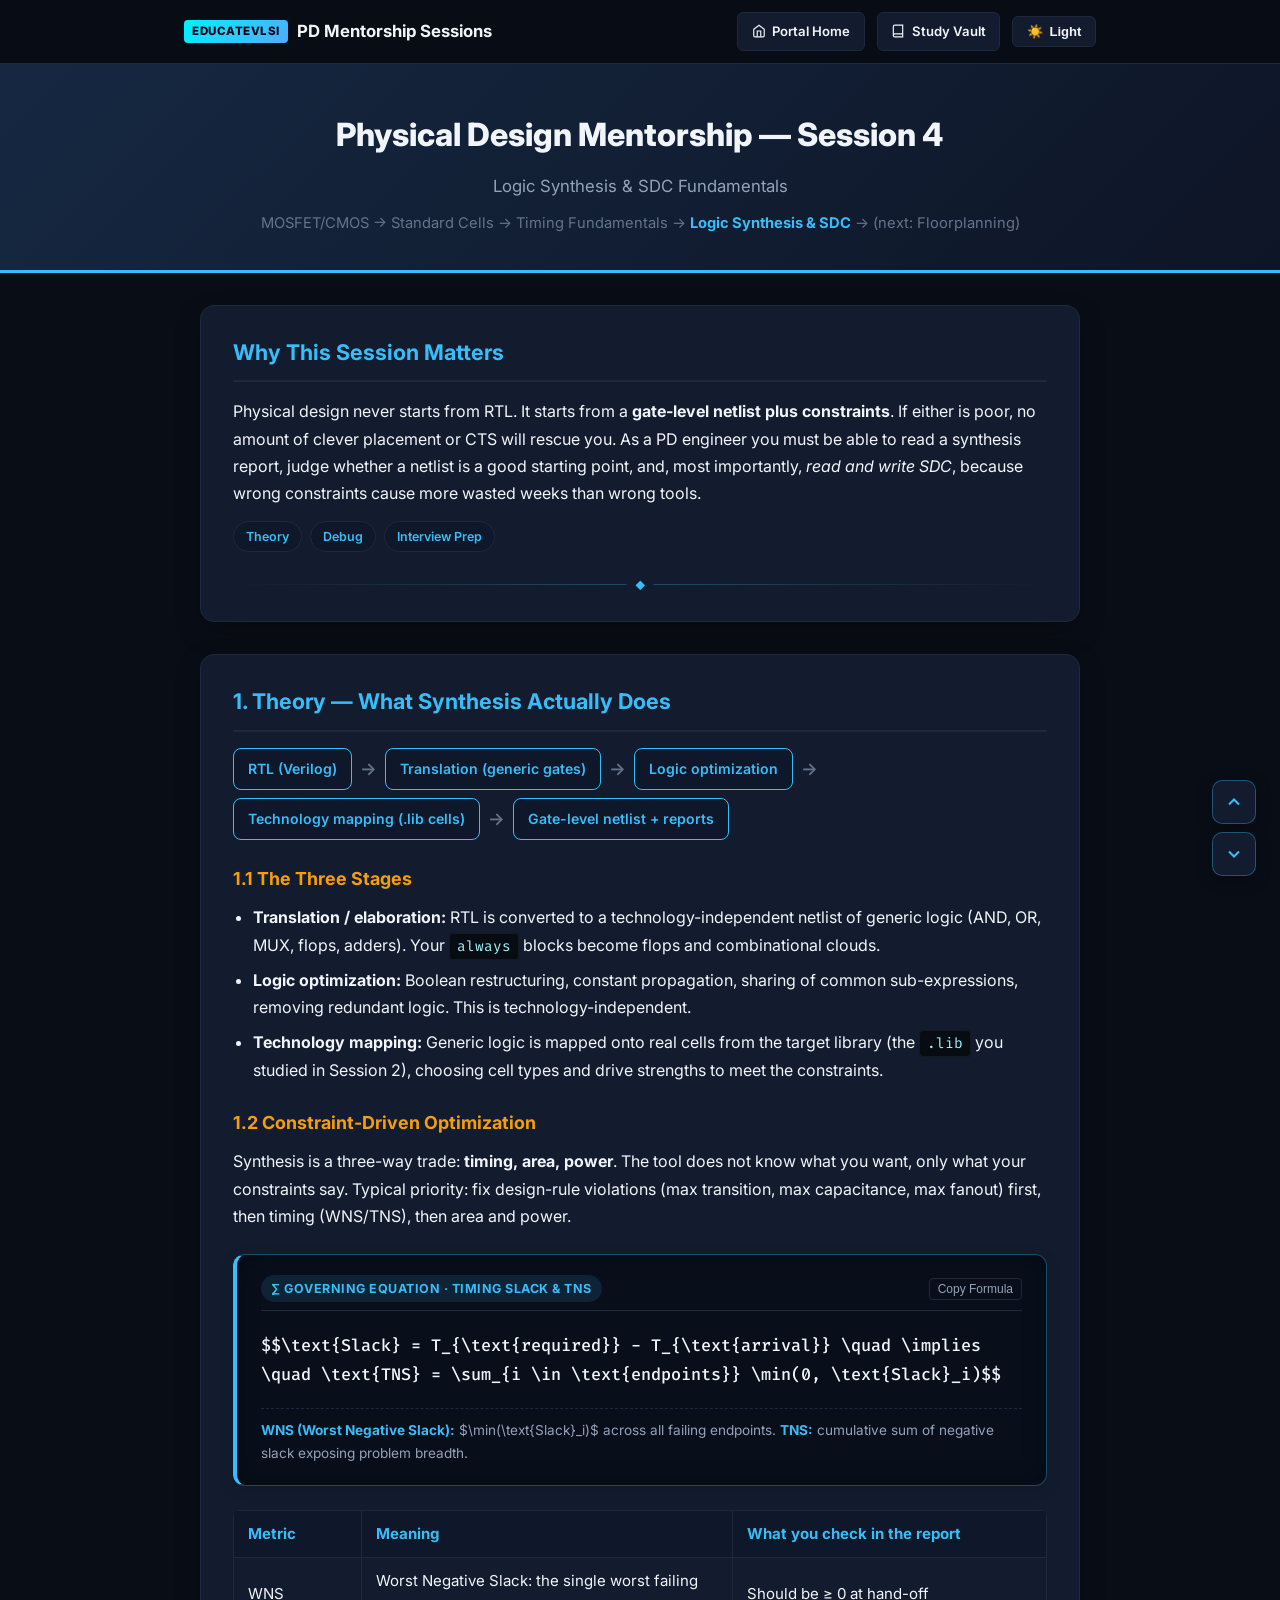
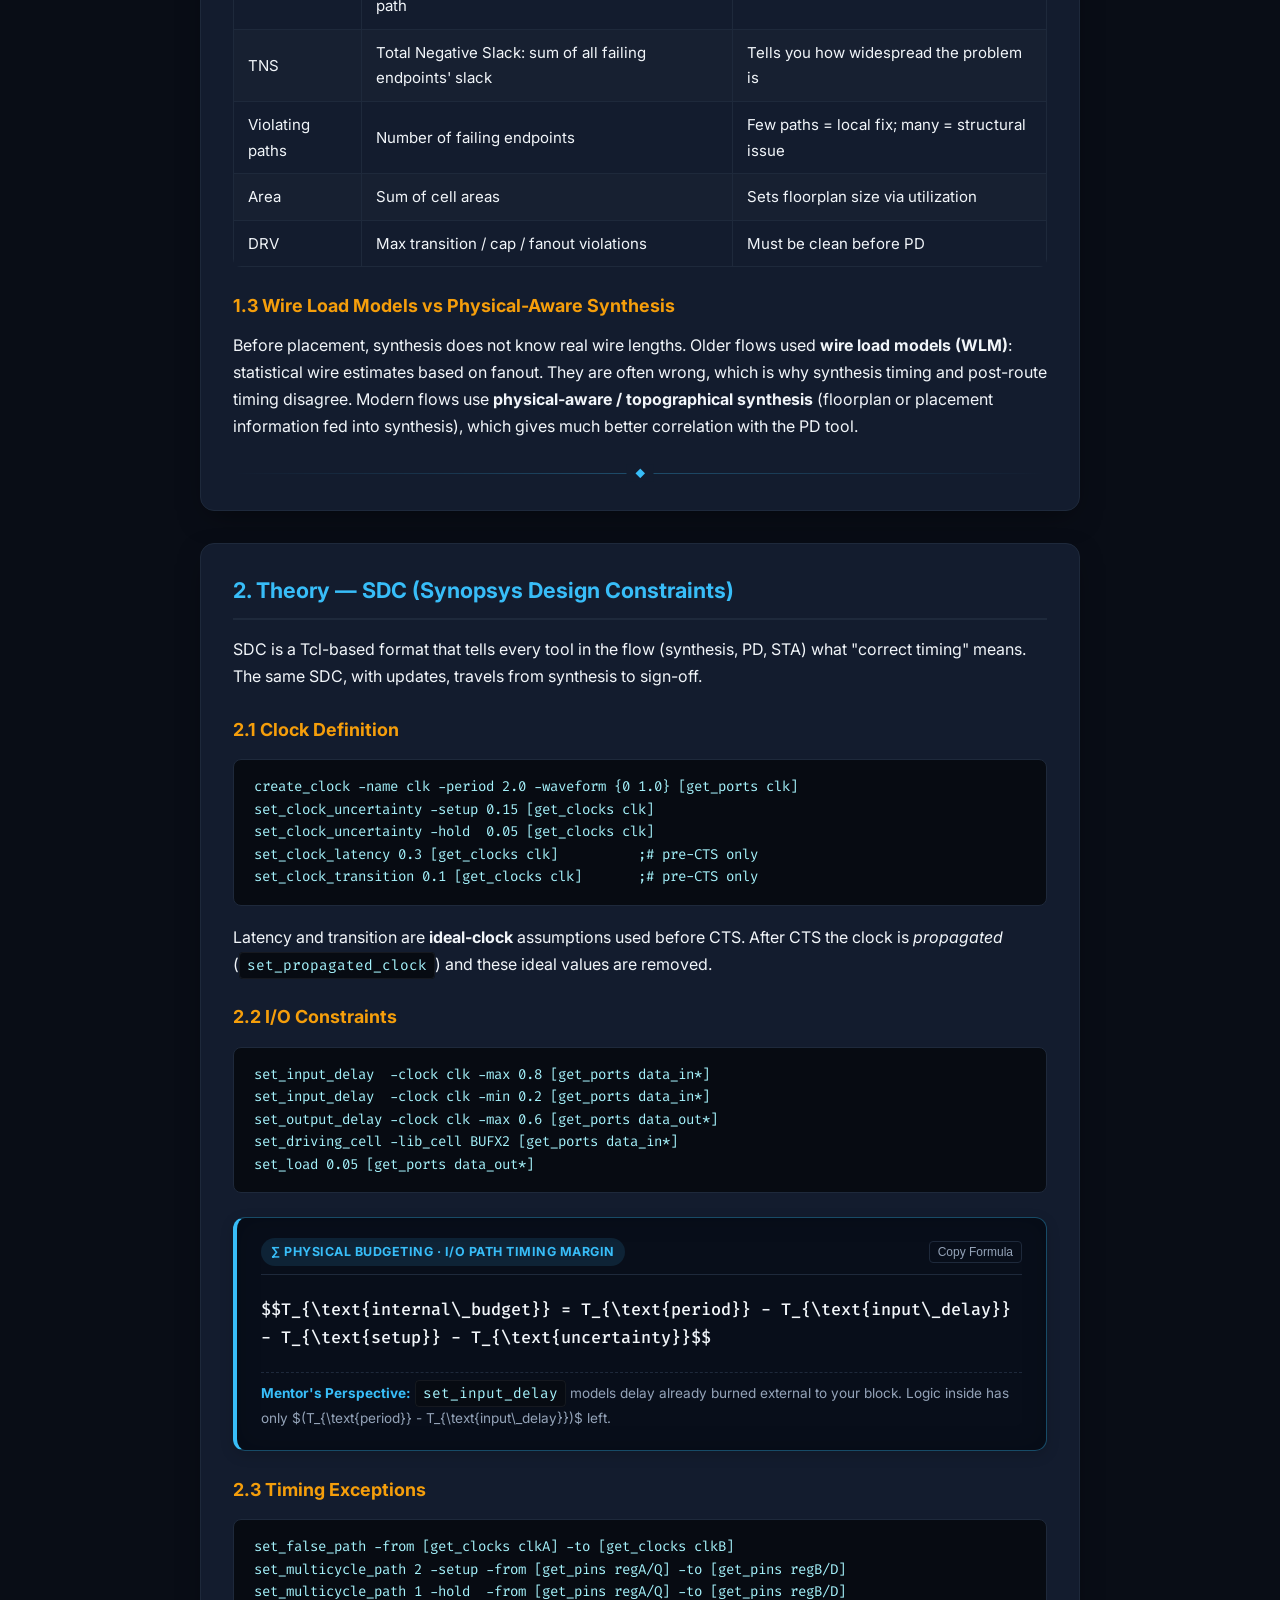
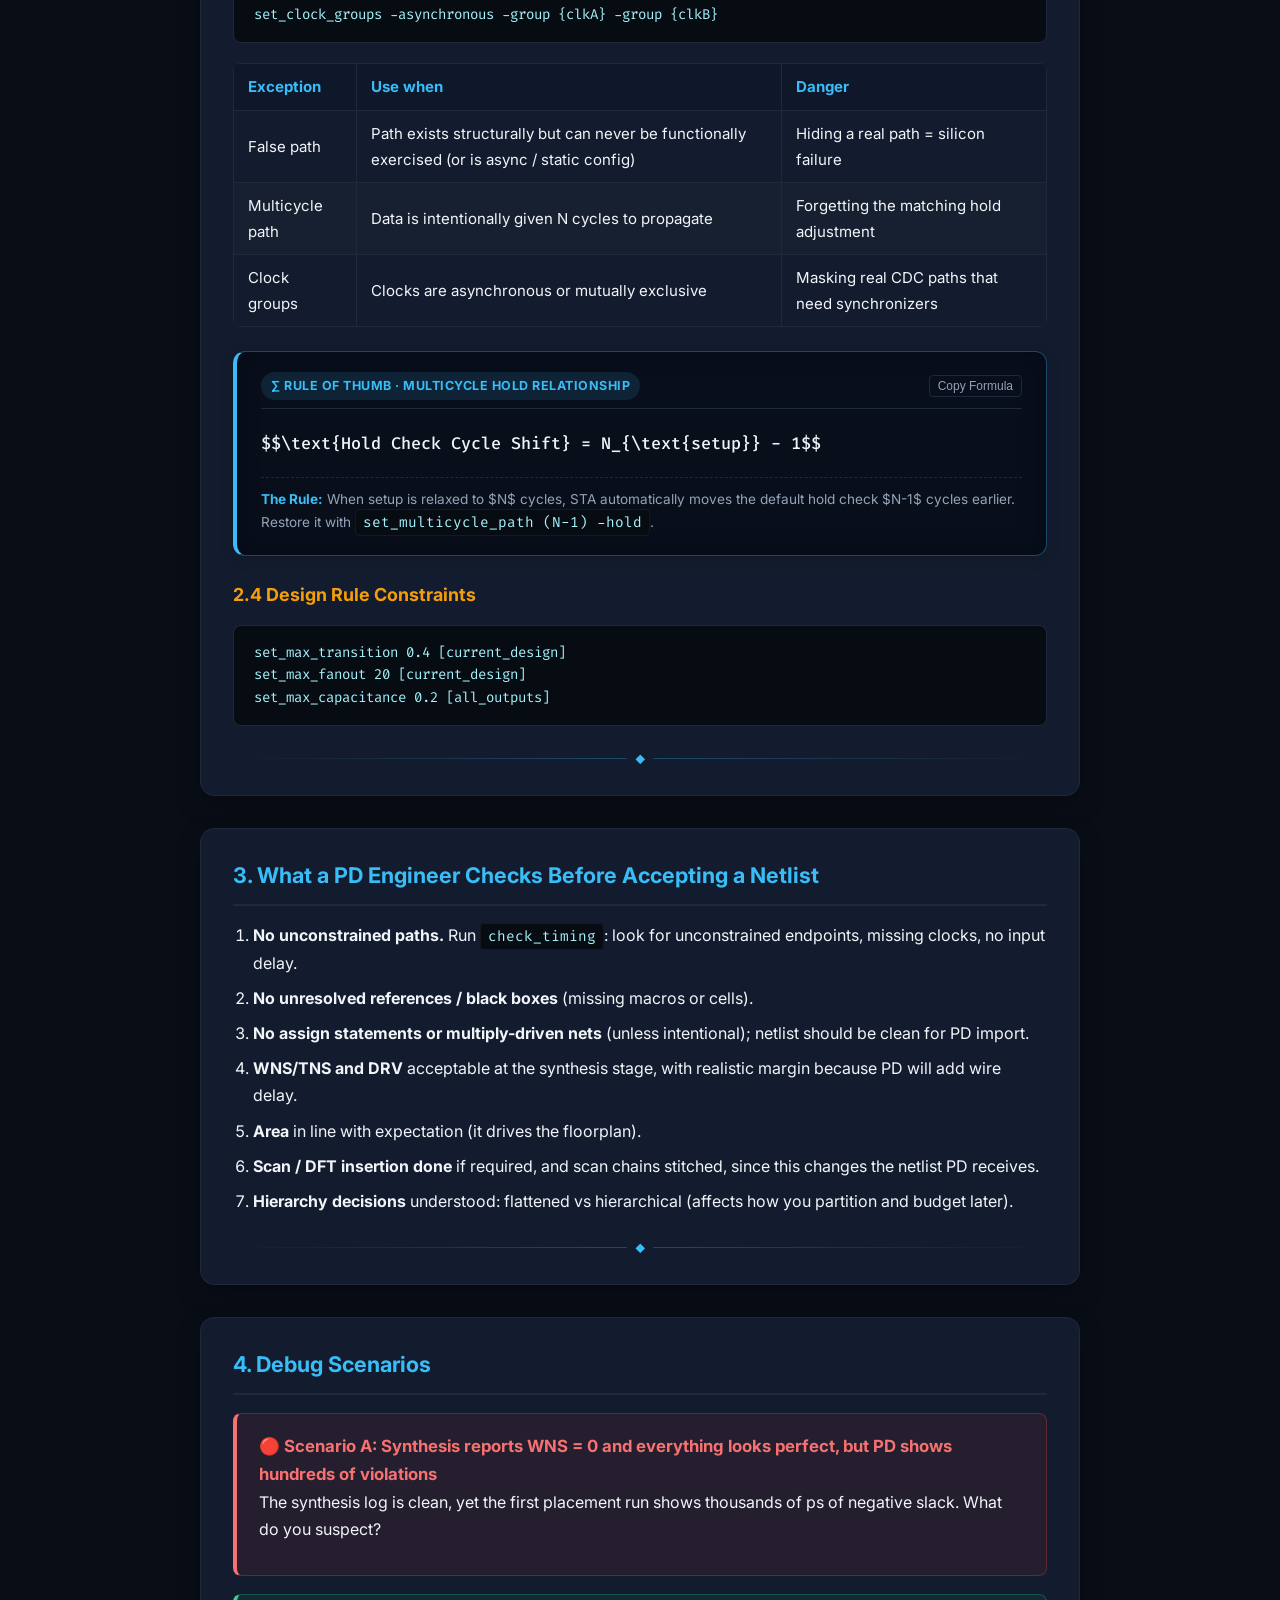
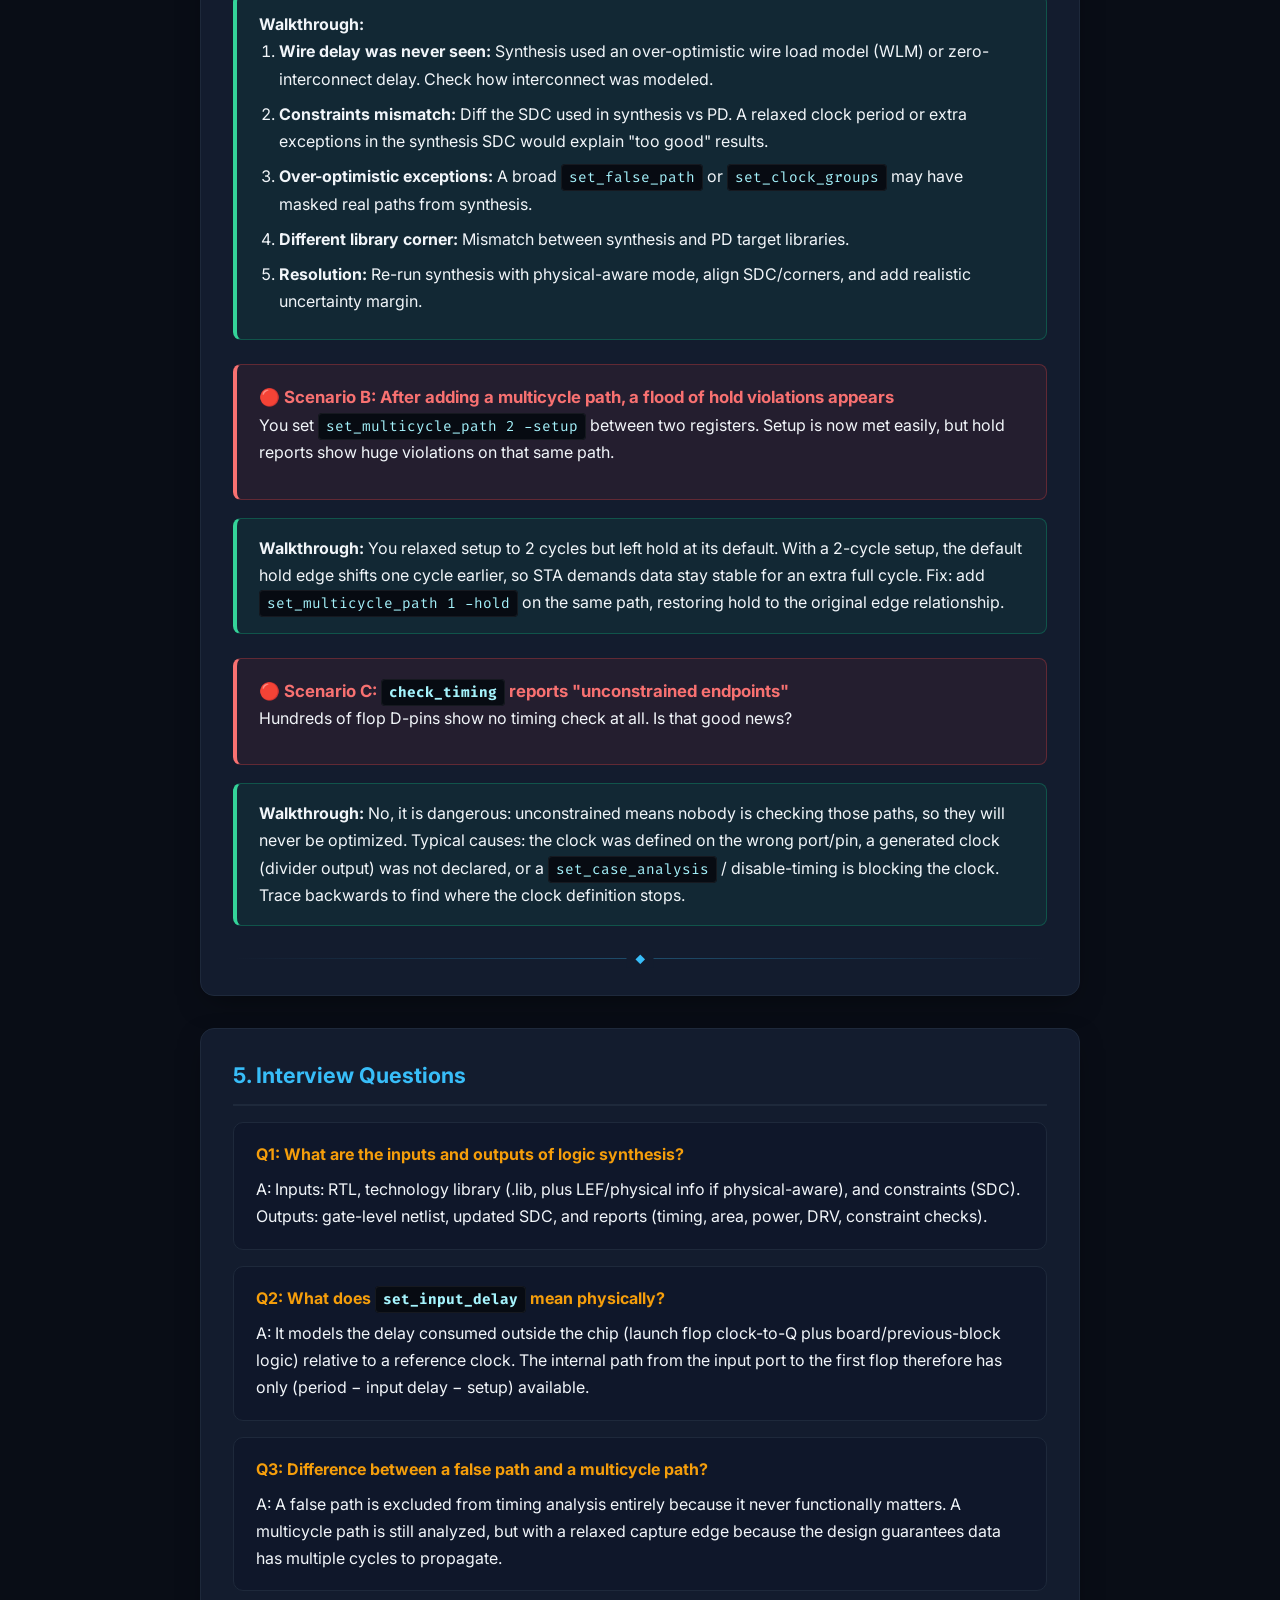
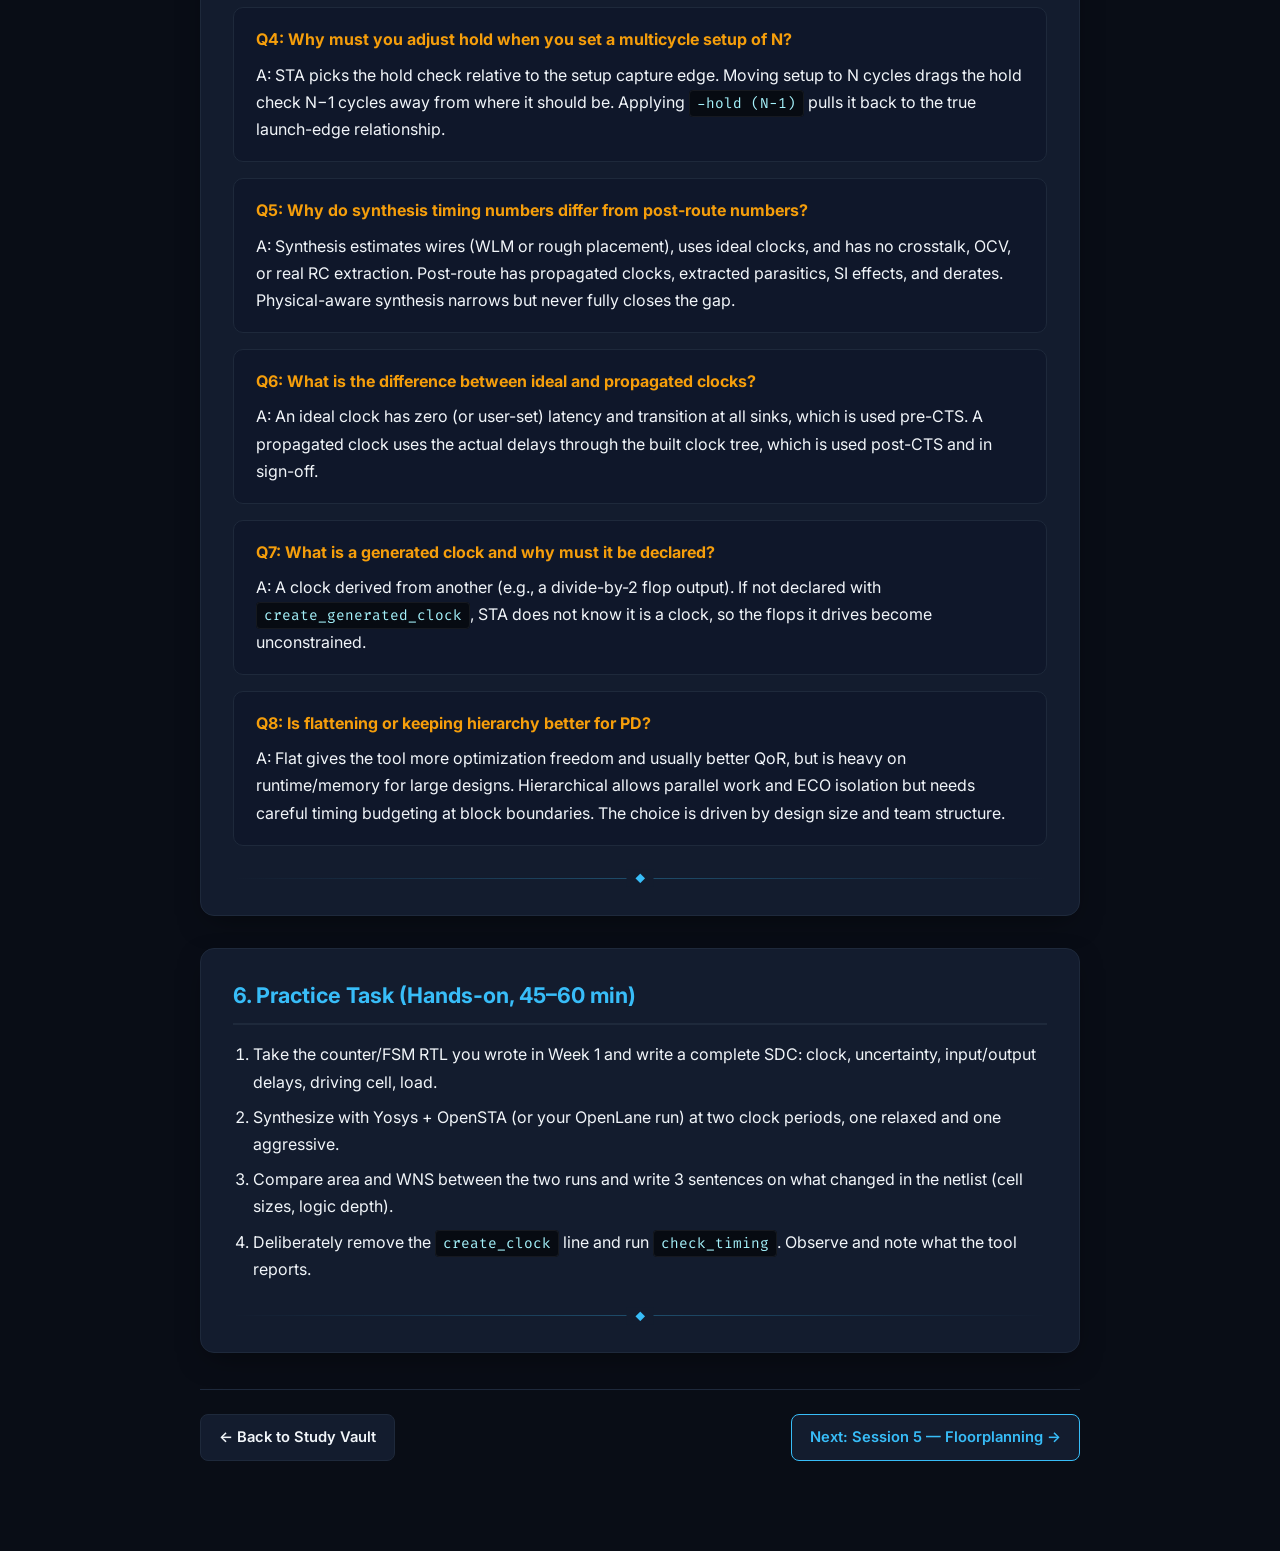
<file: study/session4_synthesis_sdc.html>
<!DOCTYPE html>
<html lang="en" data-theme="dark">
<head>
<meta charset="UTF-8">
<meta name="viewport" content="width=device-width, initial-scale=1.0">
<title>PD Mentorship — Session 4: Logic Synthesis &amp; SDC | EducateVLSI</title>
<link rel="preconnect" href="https://fonts.googleapis.com">
<link rel="preconnect" href="https://fonts.gstatic.com" crossorigin>
<link href="https://fonts.googleapis.com/css2?family=Fira+Code:wght@400;500;600&family=Inter:wght@300;400;500;600;700;800&display=swap" rel="stylesheet">
<style>
  :root {
    --bg: #090d16;
    --bg-secondary: #0f172a;
    --card: #131c2e;
    --card-hover: #172338;
    --border: #1e293b;
    --border-accent: rgba(56, 189, 248, 0.35);
    --accent: #38bdf8;
    --accent2: #f59e0b;
    --accent-emerald: #10b981;
    --text: #f1f5f9;
    --text-secondary: #94a3b8;
    --muted: #64748b;
    --good: #34d399;
    --bad: #f87171;
    --code-bg: #070b12;
    --code-text: #a5f3fc;
    --callout-bg: rgba(8, 14, 26, 0.95);
    --divider-gradient: linear-gradient(90deg, transparent 0%, rgba(56, 189, 248, 0.3) 50%, transparent 100%);
    --shadow: 0 10px 30px -10px rgba(0,0,0,0.5);
  }

  [data-theme="light"] {
    --bg: #faf7f2;
    --bg-secondary: #f3eee4;
    --card: #ffffff;
    --card-hover: #ffffff;
    --border: #e2dbce;
    --border-accent: rgba(180, 83, 9, 0.35);
    --accent: #0284c7;
    --accent2: #b45309;
    --accent-emerald: #059669;
    --text: #18181b;
    --text-secondary: #3f3e3a;
    --muted: #78716c;
    --good: #059669;
    --bad: #dc2626;
    --code-bg: #1c1c24;
    --code-text: #67e8f9;
    --callout-bg: #fdfbf7;
    --divider-gradient: linear-gradient(90deg, transparent 0%, rgba(180, 83, 9, 0.35) 50%, transparent 100%);
    --shadow: 0 10px 30px -10px rgba(60, 45, 30, 0.1);
  }

  * { box-sizing: border-box; margin: 0; padding: 0; }
  body {
    background: var(--bg);
    color: var(--text);
    font-family: 'Inter', system-ui, -apple-system, sans-serif;
    line-height: 1.7;
    padding-bottom: 90px;
    transition: background-color 0.3s ease, color 0.3s ease;
  }

  /* Sticky Top Navigation Bar */
  .portal-nav {
    position: sticky;
    top: 0;
    z-index: 100;
    backdrop-filter: blur(16px);
    -webkit-backdrop-filter: blur(16px);
    background: rgba(9, 13, 22, 0.88);
    border-bottom: 1px solid var(--border);
    transition: background 0.3s ease;
  }
  [data-theme="light"] .portal-nav {
    background: rgba(250, 247, 242, 0.92);
  }
  .portal-nav-inner {
    max-width: 960px;
    margin: 0 auto;
    padding: 0.75rem 1.5rem;
    display: flex;
    align-items: center;
    justify-content: space-between;
    gap: 1rem;
  }
  .portal-brand {
    display: flex;
    align-items: center;
    gap: 0.6rem;
    text-decoration: none;
    color: var(--text);
    font-weight: 700;
    font-size: 1.05rem;
  }
  .portal-brand-badge {
    background: linear-gradient(135deg, #00f2fe, #4facfe);
    color: #030712;
    padding: 2px 8px;
    border-radius: 4px;
    font-size: 0.72rem;
    font-weight: 800;
    letter-spacing: 0.5px;
  }
  .nav-controls {
    display: flex;
    align-items: center;
    gap: 0.75rem;
  }
  .btn-nav-action {
    display: inline-flex;
    align-items: center;
    gap: 0.4rem;
    padding: 0.45rem 0.85rem;
    border-radius: 6px;
    font-size: 0.82rem;
    font-weight: 600;
    text-decoration: none;
    cursor: pointer;
    border: 1px solid var(--border);
    background: var(--card);
    color: var(--text);
    transition: all 0.2s ease;
  }
  .btn-nav-action:hover {
    border-color: var(--accent);
    color: var(--accent);
  }

  header {
    background: linear-gradient(135deg, rgba(30, 58, 95, 0.6) 0%, rgba(15, 23, 42, 0.8) 100%);
    padding: 44px 24px 34px;
    text-align: center;
    border-bottom: 3px solid var(--accent);
    position: relative;
  }
  [data-theme="light"] header {
    background: linear-gradient(135deg, #ede6d8 0%, #f7f3ec 100%);
  }
  header h1 { margin: 0 0 10px; font-size: 2rem; font-weight: 800; color: var(--text); }
  header p { margin: 0; color: var(--text-secondary); font-size: 1.05rem; }
  .progress { color: var(--muted); font-size: 0.92rem; margin-top: 10px; }
  .progress strong { color: var(--accent); }

  .container { max-width: 920px; margin: 0 auto; padding: 0 20px; }
  .card {
    background: var(--card);
    border-radius: 14px;
    padding: 28px 32px;
    margin-top: 32px;
    border: 1px solid var(--border);
    box-shadow: var(--shadow);
    transition: transform 0.2s ease, border-color 0.2s ease;
  }
  .card:hover {
    border-color: var(--border-accent);
  }
  h2 {
    color: var(--accent);
    border-bottom: 2px solid var(--border);
    padding-bottom: 10px;
    margin-top: 0;
    margin-bottom: 16px;
    font-size: 1.35rem;
    display: flex;
    align-items: center;
    gap: 0.5rem;
  }
  h3 { color: var(--accent2); margin: 24px 0 10px; font-size: 1.12rem; }
  p { margin-bottom: 14px; color: var(--text); }

  code {
    background: var(--code-bg);
    color: var(--code-text);
    padding: 3px 7px;
    border-radius: 4px;
    font-family: 'Fira Code', Consolas, monospace;
    font-size: 0.9rem;
    border: 1px solid rgba(255,255,255,0.06);
  }
  pre {
    background: var(--code-bg);
    color: var(--code-text);
    padding: 16px 20px;
    border-radius: 8px;
    overflow-x: auto;
    font-family: 'Fira Code', Consolas, monospace;
    font-size: 0.88rem;
    line-height: 1.6;
    margin: 14px 0 18px;
    border: 1px solid var(--border);
  }

  /* Well-Structured Formula Callout */
  .lesson-formula-callout {
    background: var(--callout-bg);
    border: 1px solid var(--border-accent);
    border-left: 4px solid var(--accent);
    border-radius: 12px;
    padding: 1.25rem 1.5rem;
    margin: 1.5rem 0;
    box-shadow: inset 0 0 24px rgba(0, 0, 0, 0.2), 0 4px 14px rgba(0,0,0,0.15);
    position: relative;
  }
  .formula-callout-header {
    display: flex;
    align-items: center;
    justify-content: space-between;
    margin-bottom: 0.75rem;
    flex-wrap: wrap;
    gap: 0.5rem;
    border-bottom: 1px solid var(--border);
    padding-bottom: 0.5rem;
  }
  .formula-badge {
    display: inline-flex;
    align-items: center;
    gap: 0.4rem;
    background: rgba(56, 189, 248, 0.12);
    color: var(--accent);
    padding: 3px 10px;
    border-radius: 9999px;
    font-size: 0.78rem;
    font-weight: 700;
    letter-spacing: 0.5px;
    text-transform: uppercase;
  }
  [data-theme="light"] .formula-badge {
    background: rgba(180, 83, 9, 0.12);
    color: var(--accent2);
  }
  .formula-copy-btn {
    background: transparent;
    border: 1px solid var(--border);
    color: var(--text-secondary);
    padding: 3px 8px;
    border-radius: 4px;
    font-size: 0.75rem;
    cursor: pointer;
    transition: all 0.2s ease;
  }
  .formula-copy-btn:hover {
    color: var(--accent);
    border-color: var(--accent);
  }
  .formula-body {
    font-family: 'Fira Code', Consolas, monospace;
    font-size: 1.05rem;
    line-height: 1.7;
    color: var(--text);
    font-weight: 500;
    padding: 0.5rem 0;
  }
  .formula-params {
    margin-top: 0.75rem;
    padding-top: 0.6rem;
    border-top: 1px dashed var(--border);
    font-size: 0.85rem;
    color: var(--text-secondary);
  }
  .formula-params strong { color: var(--accent); }

  /* Debug Box & Answers */
  .debug-box {
    background: rgba(239, 68, 68, 0.08);
    border: 1px solid rgba(239, 68, 68, 0.3);
    border-left: 4px solid var(--bad);
    padding: 18px 22px;
    border-radius: 8px;
    margin: 18px 0;
  }
  .debug-box h4 { margin-top: 0; color: var(--bad); font-size: 1.05rem; }
  .answer-box {
    background: rgba(16, 185, 129, 0.08);
    border: 1px solid rgba(16, 185, 129, 0.3);
    border-left: 4px solid var(--good);
    padding: 16px 22px;
    border-radius: 8px;
    margin: 10px 0 24px;
  }
  .qa {
    background: var(--bg-secondary);
    border: 1px solid var(--border);
    border-radius: 10px;
    padding: 18px 22px;
    margin-bottom: 16px;
  }
  .qa .q { color: var(--accent2); font-weight: 700; margin-bottom: 8px; font-size: 1rem; }
  .qa .a { color: var(--text); }

  table { width: 100%; border-collapse: collapse; margin: 20px 0; border-radius: 8px; overflow: hidden; }
  th, td { border: 1px solid var(--border); padding: 10px 14px; text-align: left; font-size: 0.94rem; }
  th { background: var(--bg-secondary); color: var(--accent); font-weight: 700; }
  tr:nth-child(even) td { background: rgba(255,255,255,0.015); }
  [data-theme="light"] tr:nth-child(even) td { background: rgba(0,0,0,0.02); }

  .tag {
    display: inline-block;
    background: var(--bg-secondary);
    color: var(--accent);
    padding: 4px 12px;
    border-radius: 20px;
    font-size: 0.78rem;
    font-weight: 600;
    margin-right: 8px;
    border: 1px solid var(--border);
  }
  .flow { display: flex; flex-wrap: wrap; gap: 8px; align-items: center; margin: 16px 0; }
  .flow span {
    background: var(--bg-secondary);
    border: 1px solid var(--accent);
    color: var(--accent);
    padding: 8px 14px;
    border-radius: 8px;
    font-size: 0.88rem;
    font-weight: 600;
  }
  .flow .arrow { border: none; background: none; color: var(--muted); padding: 0; font-size: 1.1rem; }
  ul li, ol li { margin-bottom: 8px; margin-left: 20px; color: var(--text); }

  /* Section Ending Divider Margin Line */
  .section-divider {
    height: 1px;
    width: 100%;
    margin: 32px 0 8px;
    background: var(--divider-gradient);
    position: relative;
  }
  .section-divider::after {
    content: '◆';
    position: absolute;
    left: 50%;
    top: 50%;
    transform: translate(-50%, -50%);
    color: var(--accent);
    font-size: 10px;
    background: var(--card);
    padding: 0 8px;
  }

  /* Floating Scroll Page Up / Page Down Controls */
  .scroll-controls {
    position: fixed;
    bottom: 24px;
    right: 24px;
    display: flex;
    flex-direction: column;
    gap: 8px;
    z-index: 999;
  }
  .btn-scroll {
    width: 44px;
    height: 44px;
    border-radius: 10px;
    background: var(--card);
    border: 1px solid var(--border-accent);
    color: var(--accent);
    display: flex;
    align-items: center;
    justify-content: center;
    cursor: pointer;
    box-shadow: 0 4px 16px rgba(0,0,0,0.3);
    transition: all 0.2s ease;
  }
  .btn-scroll:hover {
    transform: translateY(-2px);
    background: var(--accent);
    color: #fff;
    box-shadow: 0 6px 20px rgba(56, 189, 248, 0.4);
  }
  [data-theme="light"] .btn-scroll:hover {
    background: var(--accent);
    color: #fff;
  }

  /* Navigation Footer */
  .session-footer-nav {
    display: flex;
    justify-content: space-between;
    align-items: center;
    margin-top: 36px;
    padding-top: 24px;
    border-top: 1px solid var(--border);
    flex-wrap: wrap;
    gap: 1rem;
  }
  .btn-session-link {
    display: inline-flex;
    align-items: center;
    gap: 0.5rem;
    padding: 10px 18px;
    border-radius: 8px;
    font-weight: 600;
    font-size: 0.92rem;
    text-decoration: none;
    border: 1px solid var(--border);
    background: var(--card);
    color: var(--text);
    transition: all 0.2s ease;
  }
  .btn-session-link:hover {
    border-color: var(--accent);
    color: var(--accent);
    transform: translateY(-2px);
  }
</style>
</head>
<body>

<!-- Portal Header -->
<nav class="portal-nav">
  <div class="portal-nav-inner">
    <a href="../index.html#study-vault" class="portal-brand">
      <span class="portal-brand-badge">EDUCATEVLSI</span>
      <span>PD Mentorship Sessions</span>
    </a>
    <div class="nav-controls">
      <a href="../index.html" class="btn-nav-action">
        <svg width="14" height="14" viewBox="0 0 24 24" fill="none" stroke="currentColor" stroke-width="2"><path d="m3 9 9-7 9 7v11a2 2 0 0 1-2 2H5a2 2 0 0 1-2-2z"/><polyline points="9 22 9 12 15 12 15 22"/></svg>
        <span>Portal Home</span>
      </a>
      <a href="../index.html#study-vault" class="btn-nav-action">
        <svg width="14" height="14" viewBox="0 0 24 24" fill="none" stroke="currentColor" stroke-width="2"><path d="M4 19.5A2.5 2.5 0 0 1 6.5 17H20"/><path d="M6.5 2H20v20H6.5A2.5 2.5 0 0 1 4 19.5v-15A2.5 2.5 0 0 1 6.5 2z"/></svg>
        <span>Study Vault</span>
      </a>
      <button class="btn-nav-action" id="themeToggleBtn" aria-label="Toggle Theme">
        <span id="themeIcon">☀️</span>
        <span id="themeLabel">Light</span>
      </button>
    </div>
  </div>
</nav>

<header>
  <h1>Physical Design Mentorship — Session 4</h1>
  <p>Logic Synthesis &amp; SDC Fundamentals</p>
  <div class="progress">MOSFET/CMOS → Standard Cells → Timing Fundamentals → <strong>Logic Synthesis &amp; SDC</strong> → (next: Floorplanning)</div>
</header>

<div class="container">

  <div class="card">
    <h2>Why This Session Matters</h2>
    <p>Physical design never starts from RTL. It starts from a <strong>gate-level netlist plus constraints</strong>. If either is poor, no amount of clever placement or CTS will rescue you. As a PD engineer you must be able to read a synthesis report, judge whether a netlist is a good starting point, and, most importantly, <em>read and write SDC</em>, because wrong constraints cause more wasted weeks than wrong tools.</p>
    <div style="margin-top: 14px;">
      <span class="tag">Theory</span><span class="tag">Debug</span><span class="tag">Interview Prep</span>
    </div>
    <div class="section-divider"></div>
  </div>

  <div class="card">
    <h2>1. Theory — What Synthesis Actually Does</h2>

    <div class="flow">
      <span>RTL (Verilog)</span><span class="arrow">→</span>
      <span>Translation (generic gates)</span><span class="arrow">→</span>
      <span>Logic optimization</span><span class="arrow">→</span>
      <span>Technology mapping (.lib cells)</span><span class="arrow">→</span>
      <span>Gate-level netlist + reports</span>
    </div>

    <h3>1.1 The Three Stages</h3>
    <ul>
      <li><strong>Translation / elaboration:</strong> RTL is converted to a technology-independent netlist of generic logic (AND, OR, MUX, flops, adders). Your <code>always</code> blocks become flops and combinational clouds.</li>
      <li><strong>Logic optimization:</strong> Boolean restructuring, constant propagation, sharing of common sub-expressions, removing redundant logic. This is technology-independent.</li>
      <li><strong>Technology mapping:</strong> Generic logic is mapped onto real cells from the target library (the <code>.lib</code> you studied in Session 2), choosing cell types and drive strengths to meet the constraints.</li>
    </ul>

    <h3>1.2 Constraint-Driven Optimization</h3>
    <p>Synthesis is a three-way trade: <strong>timing, area, power</strong>. The tool does not know what you want, only what your constraints say. Typical priority: fix design-rule violations (max transition, max capacitance, max fanout) first, then timing (WNS/TNS), then area and power.</p>

    <!-- Structured Formula Callout for Timing Slack Formulation -->
    <div class="lesson-formula-callout">
      <div class="formula-callout-header">
        <span class="formula-badge">∑ Governing Equation · Timing Slack &amp; TNS</span>
        <button class="formula-copy-btn" onclick="copyFormulaText('Slack = T_required - T_arrival, TNS = \\sum \\min(0, Slack_i)')">Copy Formula</button>
      </div>
      <div class="formula-body">
        $$\text{Slack} = T_{\text{required}} - T_{\text{arrival}} \quad \implies \quad \text{TNS} = \sum_{i \in \text{endpoints}} \min(0, \text{Slack}_i)$$
      </div>
      <div class="formula-params">
        <strong>WNS (Worst Negative Slack):</strong> $\min(\text{Slack}_i)$ across all failing endpoints. <strong>TNS:</strong> cumulative sum of negative slack exposing problem breadth.
      </div>
    </div>

    <table>
      <thead>
        <tr><th>Metric</th><th>Meaning</th><th>What you check in the report</th></tr>
      </thead>
      <tbody>
        <tr><td>WNS</td><td>Worst Negative Slack: the single worst failing path</td><td>Should be ≥ 0 at hand-off</td></tr>
        <tr><td>TNS</td><td>Total Negative Slack: sum of all failing endpoints' slack</td><td>Tells you how widespread the problem is</td></tr>
        <tr><td>Violating paths</td><td>Number of failing endpoints</td><td>Few paths = local fix; many = structural issue</td></tr>
        <tr><td>Area</td><td>Sum of cell areas</td><td>Sets floorplan size via utilization</td></tr>
        <tr><td>DRV</td><td>Max transition / cap / fanout violations</td><td>Must be clean before PD</td></tr>
      </tbody>
    </table>

    <h3>1.3 Wire Load Models vs Physical-Aware Synthesis</h3>
    <p>Before placement, synthesis does not know real wire lengths. Older flows used <strong>wire load models (WLM)</strong>: statistical wire estimates based on fanout. They are often wrong, which is why synthesis timing and post-route timing disagree. Modern flows use <strong>physical-aware / topographical synthesis</strong> (floorplan or placement information fed into synthesis), which gives much better correlation with the PD tool.</p>

    <div class="section-divider"></div>
  </div>

  <div class="card">
    <h2>2. Theory — SDC (Synopsys Design Constraints)</h2>
    <p>SDC is a Tcl-based format that tells every tool in the flow (synthesis, PD, STA) what "correct timing" means. The same SDC, with updates, travels from synthesis to sign-off.</p>

    <h3>2.1 Clock Definition</h3>
<pre>create_clock -name clk -period 2.0 -waveform {0 1.0} [get_ports clk]
set_clock_uncertainty -setup 0.15 [get_clocks clk]
set_clock_uncertainty -hold  0.05 [get_clocks clk]
set_clock_latency 0.3 [get_clocks clk]          ;# pre-CTS only
set_clock_transition 0.1 [get_clocks clk]       ;# pre-CTS only</pre>
    <p>Latency and transition are <strong>ideal-clock</strong> assumptions used before CTS. After CTS the clock is <em>propagated</em> (<code>set_propagated_clock</code>) and these ideal values are removed.</p>

    <h3>2.2 I/O Constraints</h3>
<pre>set_input_delay  -clock clk -max 0.8 [get_ports data_in*]
set_input_delay  -clock clk -min 0.2 [get_ports data_in*]
set_output_delay -clock clk -max 0.6 [get_ports data_out*]
set_driving_cell -lib_cell BUFX2 [get_ports data_in*]
set_load 0.05 [get_ports data_out*]</pre>

    <!-- Structured Formula Callout for I/O Budgeting -->
    <div class="lesson-formula-callout">
      <div class="formula-callout-header">
        <span class="formula-badge">∑ Physical Budgeting · I/O Path Timing Margin</span>
        <button class="formula-copy-btn" onclick="copyFormulaText('T_internal_budget = T_period - T_input_delay - T_setup - T_uncertainty')">Copy Formula</button>
      </div>
      <div class="formula-body">
        $$T_{\text{internal\_budget}} = T_{\text{period}} - T_{\text{input\_delay}} - T_{\text{setup}} - T_{\text{uncertainty}}$$
      </div>
      <div class="formula-params">
        <strong>Mentor's Perspective:</strong> <code>set_input_delay</code> models delay already burned external to your block. Logic inside has only $(T_{\text{period}} - T_{\text{input\_delay}})$ left.
      </div>
    </div>

    <h3>2.3 Timing Exceptions</h3>
<pre>set_false_path -from [get_clocks clkA] -to [get_clocks clkB]
set_multicycle_path 2 -setup -from [get_pins regA/Q] -to [get_pins regB/D]
set_multicycle_path 1 -hold  -from [get_pins regA/Q] -to [get_pins regB/D]
set_clock_groups -asynchronous -group {clkA} -group {clkB}</pre>
    <table>
      <thead>
        <tr><th>Exception</th><th>Use when</th><th>Danger</th></tr>
      </thead>
      <tbody>
        <tr><td>False path</td><td>Path exists structurally but can never be functionally exercised (or is async / static config)</td><td>Hiding a real path = silicon failure</td></tr>
        <tr><td>Multicycle path</td><td>Data is intentionally given N cycles to propagate</td><td>Forgetting the matching hold adjustment</td></tr>
        <tr><td>Clock groups</td><td>Clocks are asynchronous or mutually exclusive</td><td>Masking real CDC paths that need synchronizers</td></tr>
      </tbody>
    </table>

    <!-- Structured Formula Callout for Multicycle Hold Check -->
    <div class="lesson-formula-callout">
      <div class="formula-callout-header">
        <span class="formula-badge">∑ Rule of Thumb · Multicycle Hold Relationship</span>
        <button class="formula-copy-btn" onclick="copyFormulaText('Hold_Cycles = N_setup - 1')">Copy Formula</button>
      </div>
      <div class="formula-body">
        $$\text{Hold Check Cycle Shift} = N_{\text{setup}} - 1$$
      </div>
      <div class="formula-params">
        <strong>The Rule:</strong> When setup is relaxed to $N$ cycles, STA automatically moves the default hold check $N-1$ cycles earlier. Restore it with <code>set_multicycle_path (N-1) -hold</code>.
      </div>
    </div>

    <h3>2.4 Design Rule Constraints</h3>
<pre>set_max_transition 0.4 [current_design]
set_max_fanout 20 [current_design]
set_max_capacitance 0.2 [all_outputs]</pre>

    <div class="section-divider"></div>
  </div>

  <div class="card">
    <h2>3. What a PD Engineer Checks Before Accepting a Netlist</h2>
    <ol>
      <li><strong>No unconstrained paths.</strong> Run <code>check_timing</code>: look for unconstrained endpoints, missing clocks, no input delay.</li>
      <li><strong>No unresolved references / black boxes</strong> (missing macros or cells).</li>
      <li><strong>No assign statements or multiply-driven nets</strong> (unless intentional); netlist should be clean for PD import.</li>
      <li><strong>WNS/TNS and DRV</strong> acceptable at the synthesis stage, with realistic margin because PD will add wire delay.</li>
      <li><strong>Area</strong> in line with expectation (it drives the floorplan).</li>
      <li><strong>Scan / DFT insertion done</strong> if required, and scan chains stitched, since this changes the netlist PD receives.</li>
      <li><strong>Hierarchy decisions</strong> understood: flattened vs hierarchical (affects how you partition and budget later).</li>
    </ol>
    <div class="section-divider"></div>
  </div>

  <div class="card">
    <h2>4. Debug Scenarios</h2>

    <div class="debug-box">
      <h4>🔴 Scenario A: Synthesis reports WNS = 0 and everything looks perfect, but PD shows hundreds of violations</h4>
      <p>The synthesis log is clean, yet the first placement run shows thousands of ps of negative slack. What do you suspect?</p>
    </div>
    <div class="answer-box">
      <strong>Walkthrough:</strong>
      <ol>
        <li><strong>Wire delay was never seen:</strong> Synthesis used an over-optimistic wire load model (WLM) or zero-interconnect delay. Check how interconnect was modeled.</li>
        <li><strong>Constraints mismatch:</strong> Diff the SDC used in synthesis vs PD. A relaxed clock period or extra exceptions in the synthesis SDC would explain "too good" results.</li>
        <li><strong>Over-optimistic exceptions:</strong> A broad <code>set_false_path</code> or <code>set_clock_groups</code> may have masked real paths from synthesis.</li>
        <li><strong>Different library corner:</strong> Mismatch between synthesis and PD target libraries.</li>
        <li><strong>Resolution:</strong> Re-run synthesis with physical-aware mode, align SDC/corners, and add realistic uncertainty margin.</li>
      </ol>
    </div>

    <div class="debug-box">
      <h4>🔴 Scenario B: After adding a multicycle path, a flood of hold violations appears</h4>
      <p>You set <code>set_multicycle_path 2 -setup</code> between two registers. Setup is now met easily, but hold reports show huge violations on that same path.</p>
    </div>
    <div class="answer-box">
      <strong>Walkthrough:</strong> You relaxed setup to 2 cycles but left hold at its default. With a 2-cycle setup, the default hold edge shifts one cycle earlier, so STA demands data stay stable for an extra full cycle. Fix: add <code>set_multicycle_path 1 -hold</code> on the same path, restoring hold to the original edge relationship.
    </div>

    <div class="debug-box">
      <h4>🔴 Scenario C: <code>check_timing</code> reports "unconstrained endpoints"</h4>
      <p>Hundreds of flop D-pins show no timing check at all. Is that good news?</p>
    </div>
    <div class="answer-box">
      <strong>Walkthrough:</strong> No, it is dangerous: unconstrained means nobody is checking those paths, so they will never be optimized. Typical causes: the clock was defined on the wrong port/pin, a generated clock (divider output) was not declared, or a <code>set_case_analysis</code> / disable-timing is blocking the clock. Trace backwards to find where the clock definition stops.
    </div>

    <div class="section-divider"></div>
  </div>

  <div class="card">
    <h2>5. Interview Questions</h2>

    <div class="qa">
      <div class="q">Q1: What are the inputs and outputs of logic synthesis?</div>
      <div class="a">A: Inputs: RTL, technology library (.lib, plus LEF/physical info if physical-aware), and constraints (SDC). Outputs: gate-level netlist, updated SDC, and reports (timing, area, power, DRV, constraint checks).</div>
    </div>

    <div class="qa">
      <div class="q">Q2: What does <code>set_input_delay</code> mean physically?</div>
      <div class="a">A: It models the delay consumed outside the chip (launch flop clock-to-Q plus board/previous-block logic) relative to a reference clock. The internal path from the input port to the first flop therefore has only (period − input delay − setup) available.</div>
    </div>

    <div class="qa">
      <div class="q">Q3: Difference between a false path and a multicycle path?</div>
      <div class="a">A: A false path is excluded from timing analysis entirely because it never functionally matters. A multicycle path is still analyzed, but with a relaxed capture edge because the design guarantees data has multiple cycles to propagate.</div>
    </div>

    <div class="qa">
      <div class="q">Q4: Why must you adjust hold when you set a multicycle setup of N?</div>
      <div class="a">A: STA picks the hold check relative to the setup capture edge. Moving setup to N cycles drags the hold check N−1 cycles away from where it should be. Applying <code>-hold (N−1)</code> pulls it back to the true launch-edge relationship.</div>
    </div>

    <div class="qa">
      <div class="q">Q5: Why do synthesis timing numbers differ from post-route numbers?</div>
      <div class="a">A: Synthesis estimates wires (WLM or rough placement), uses ideal clocks, and has no crosstalk, OCV, or real RC extraction. Post-route has propagated clocks, extracted parasitics, SI effects, and derates. Physical-aware synthesis narrows but never fully closes the gap.</div>
    </div>

    <div class="qa">
      <div class="q">Q6: What is the difference between ideal and propagated clocks?</div>
      <div class="a">A: An ideal clock has zero (or user-set) latency and transition at all sinks, which is used pre-CTS. A propagated clock uses the actual delays through the built clock tree, which is used post-CTS and in sign-off.</div>
    </div>

    <div class="qa">
      <div class="q">Q7: What is a generated clock and why must it be declared?</div>
      <div class="a">A: A clock derived from another (e.g., a divide-by-2 flop output). If not declared with <code>create_generated_clock</code>, STA does not know it is a clock, so the flops it drives become unconstrained.</div>
    </div>

    <div class="qa">
      <div class="q">Q8: Is flattening or keeping hierarchy better for PD?</div>
      <div class="a">A: Flat gives the tool more optimization freedom and usually better QoR, but is heavy on runtime/memory for large designs. Hierarchical allows parallel work and ECO isolation but needs careful timing budgeting at block boundaries. The choice is driven by design size and team structure.</div>
    </div>

    <div class="section-divider"></div>
  </div>

  <div class="card">
    <h2>6. Practice Task (Hands-on, 45–60 min)</h2>
    <ol>
      <li>Take the counter/FSM RTL you wrote in Week 1 and write a complete SDC: clock, uncertainty, input/output delays, driving cell, load.</li>
      <li>Synthesize with Yosys + OpenSTA (or your OpenLane run) at two clock periods, one relaxed and one aggressive.</li>
      <li>Compare area and WNS between the two runs and write 3 sentences on what changed in the netlist (cell sizes, logic depth).</li>
      <li>Deliberately remove the <code>create_clock</code> line and run <code>check_timing</code>. Observe and note what the tool reports.</li>
    </ol>
    <div class="section-divider"></div>
  </div>

  <!-- Session Navigation Footer -->
  <div class="session-footer-nav">
    <a href="../index.html#study-vault" class="btn-session-link">
      <span>← Back to Study Vault</span>
    </a>
    <a href="session5_floorplanning.html" class="btn-session-link" style="border-color: var(--accent); color: var(--accent);">
      <span>Next: Session 5 — Floorplanning →</span>
    </a>
  </div>

</div>

<!-- Floating Scroll Controls (Page Up / Page Down) -->
<div class="scroll-controls" id="scrollControls">
  <button class="btn-scroll" id="btnPageUp" title="Page Up (Scroll Up)" aria-label="Page Up">
    <svg width="20" height="20" viewBox="0 0 24 24" fill="none" stroke="currentColor" stroke-width="2.5"><polyline points="18 15 12 9 6 15"/></svg>
  </button>
  <button class="btn-scroll" id="btnPageDown" title="Page Down (Scroll Down)" aria-label="Page Down">
    <svg width="20" height="20" viewBox="0 0 24 24" fill="none" stroke="currentColor" stroke-width="2.5"><polyline points="6 9 12 15 18 9"/></svg>
  </button>
</div>

<script>
  // Theme Management
  const html = document.documentElement;
  const themeToggle = document.getElementById('themeToggleBtn');
  const themeIcon = document.getElementById('themeIcon');
  const themeLabel = document.getElementById('themeLabel');

  function setTheme(t) {
    html.setAttribute('data-theme', t);
    localStorage.setItem('educatevlsi_theme', t);
    if (t === 'light') {
      themeIcon.textContent = '🌙';
      themeLabel.textContent = 'Dark';
    } else {
      themeIcon.textContent = '☀️';
      themeLabel.textContent = 'Light';
    }
  }

  const savedTheme = localStorage.getItem('educatevlsi_theme') || 'dark';
  setTheme(savedTheme);

  themeToggle.addEventListener('click', () => {
    const cur = html.getAttribute('data-theme');
    setTheme(cur === 'light' ? 'dark' : 'light');
  });

  // Page Up / Page Down Scroll Controls
  document.getElementById('btnPageUp').addEventListener('click', () => {
    window.scrollBy({ top: -window.innerHeight * 0.85, behavior: 'smooth' });
  });
  document.getElementById('btnPageDown').addEventListener('click', () => {
    window.scrollBy({ top: window.innerHeight * 0.85, behavior: 'smooth' });
  });

  // Copy Formula Functionality
  function copyFormulaText(text) {
    navigator.clipboard.writeText(text).then(() => {
      alert('Formula copied to clipboard: ' + text);
    }).catch(() => {
      prompt('Copy formula:', text);
    });
  }
</script>
</body>
</html>
</file>
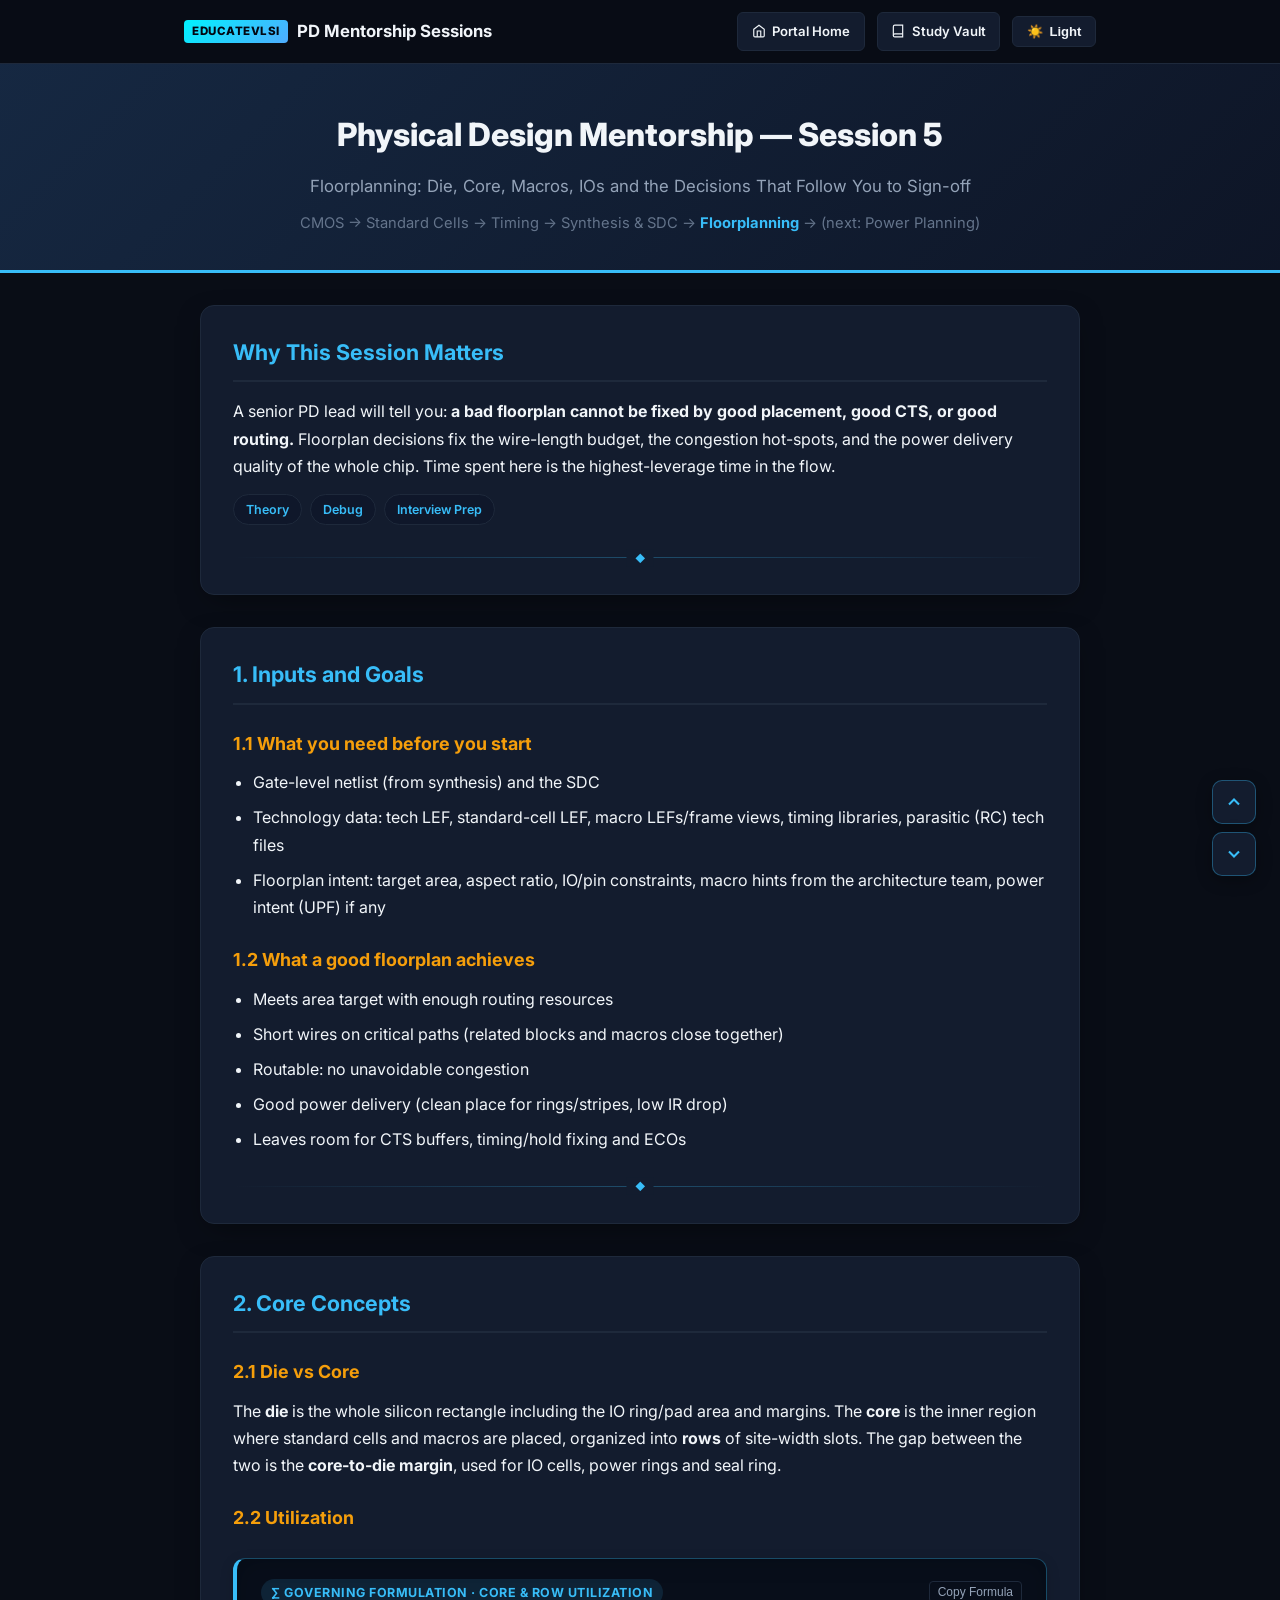
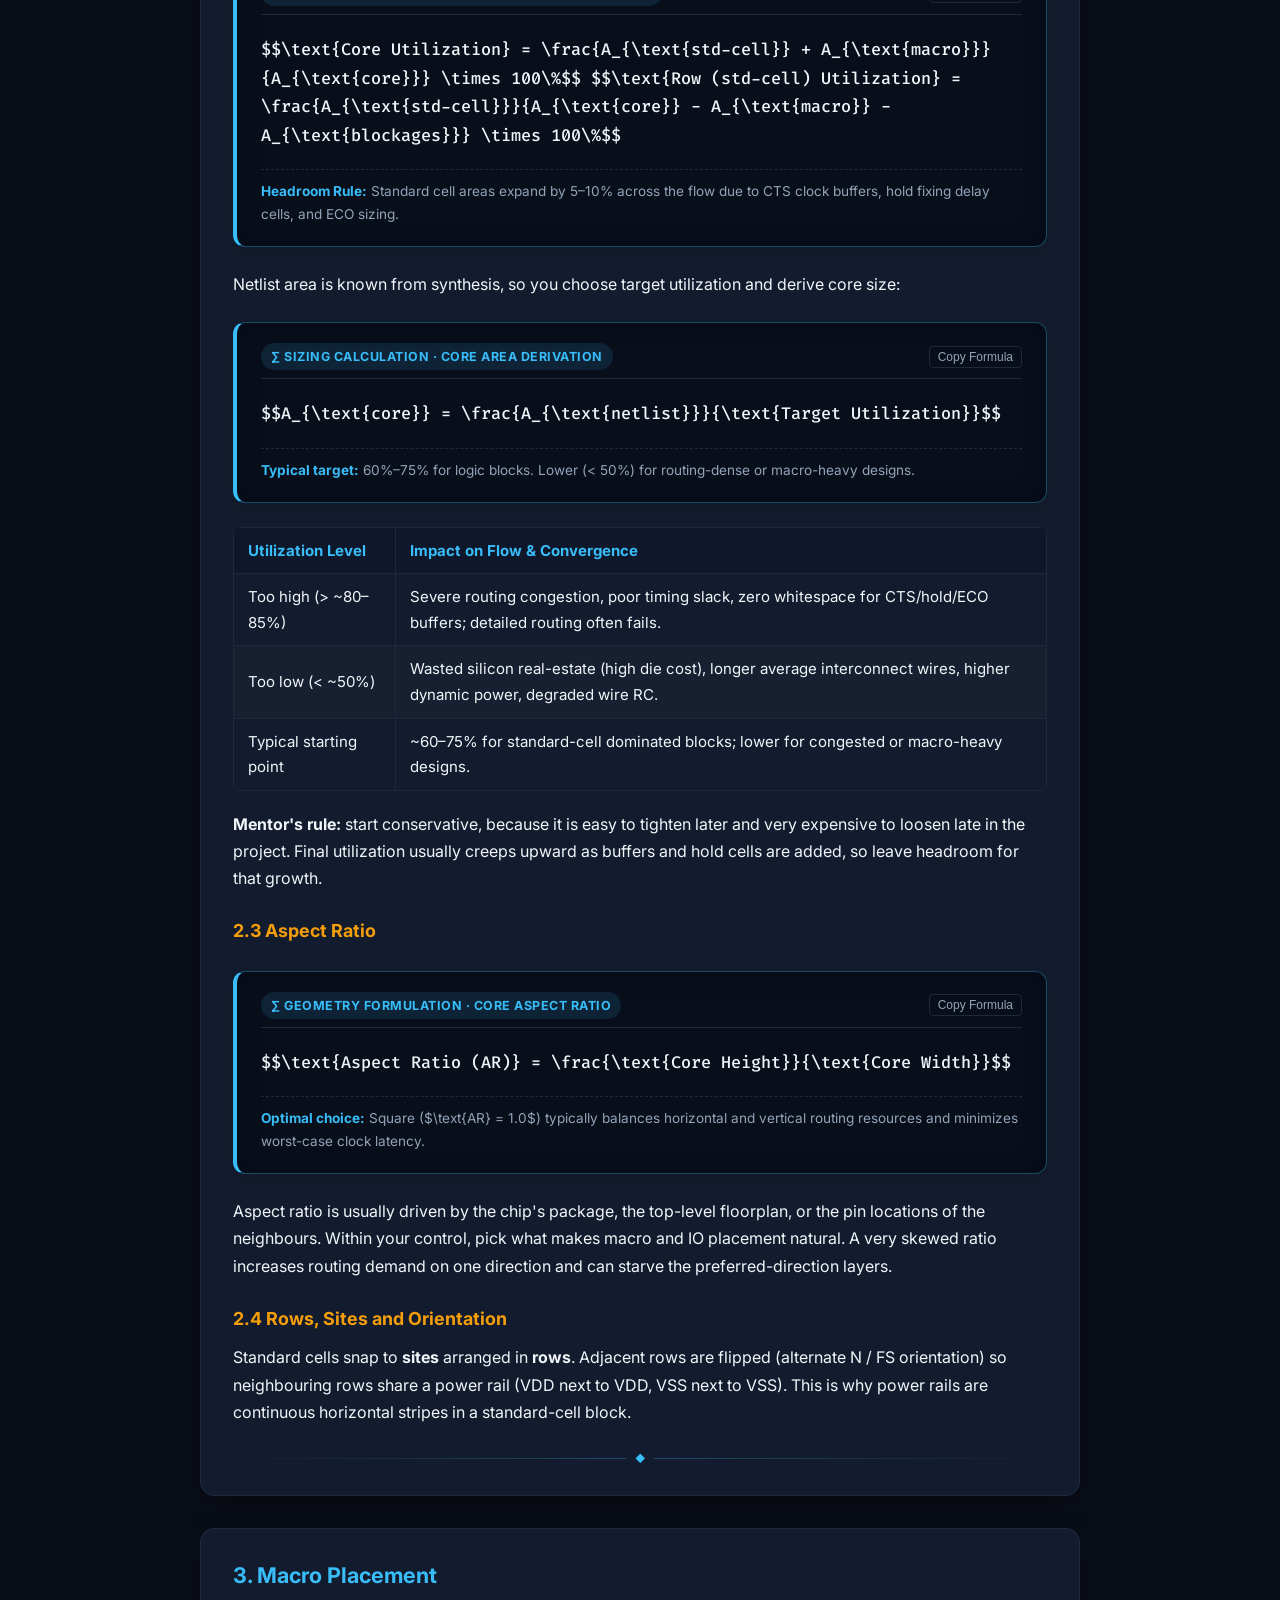
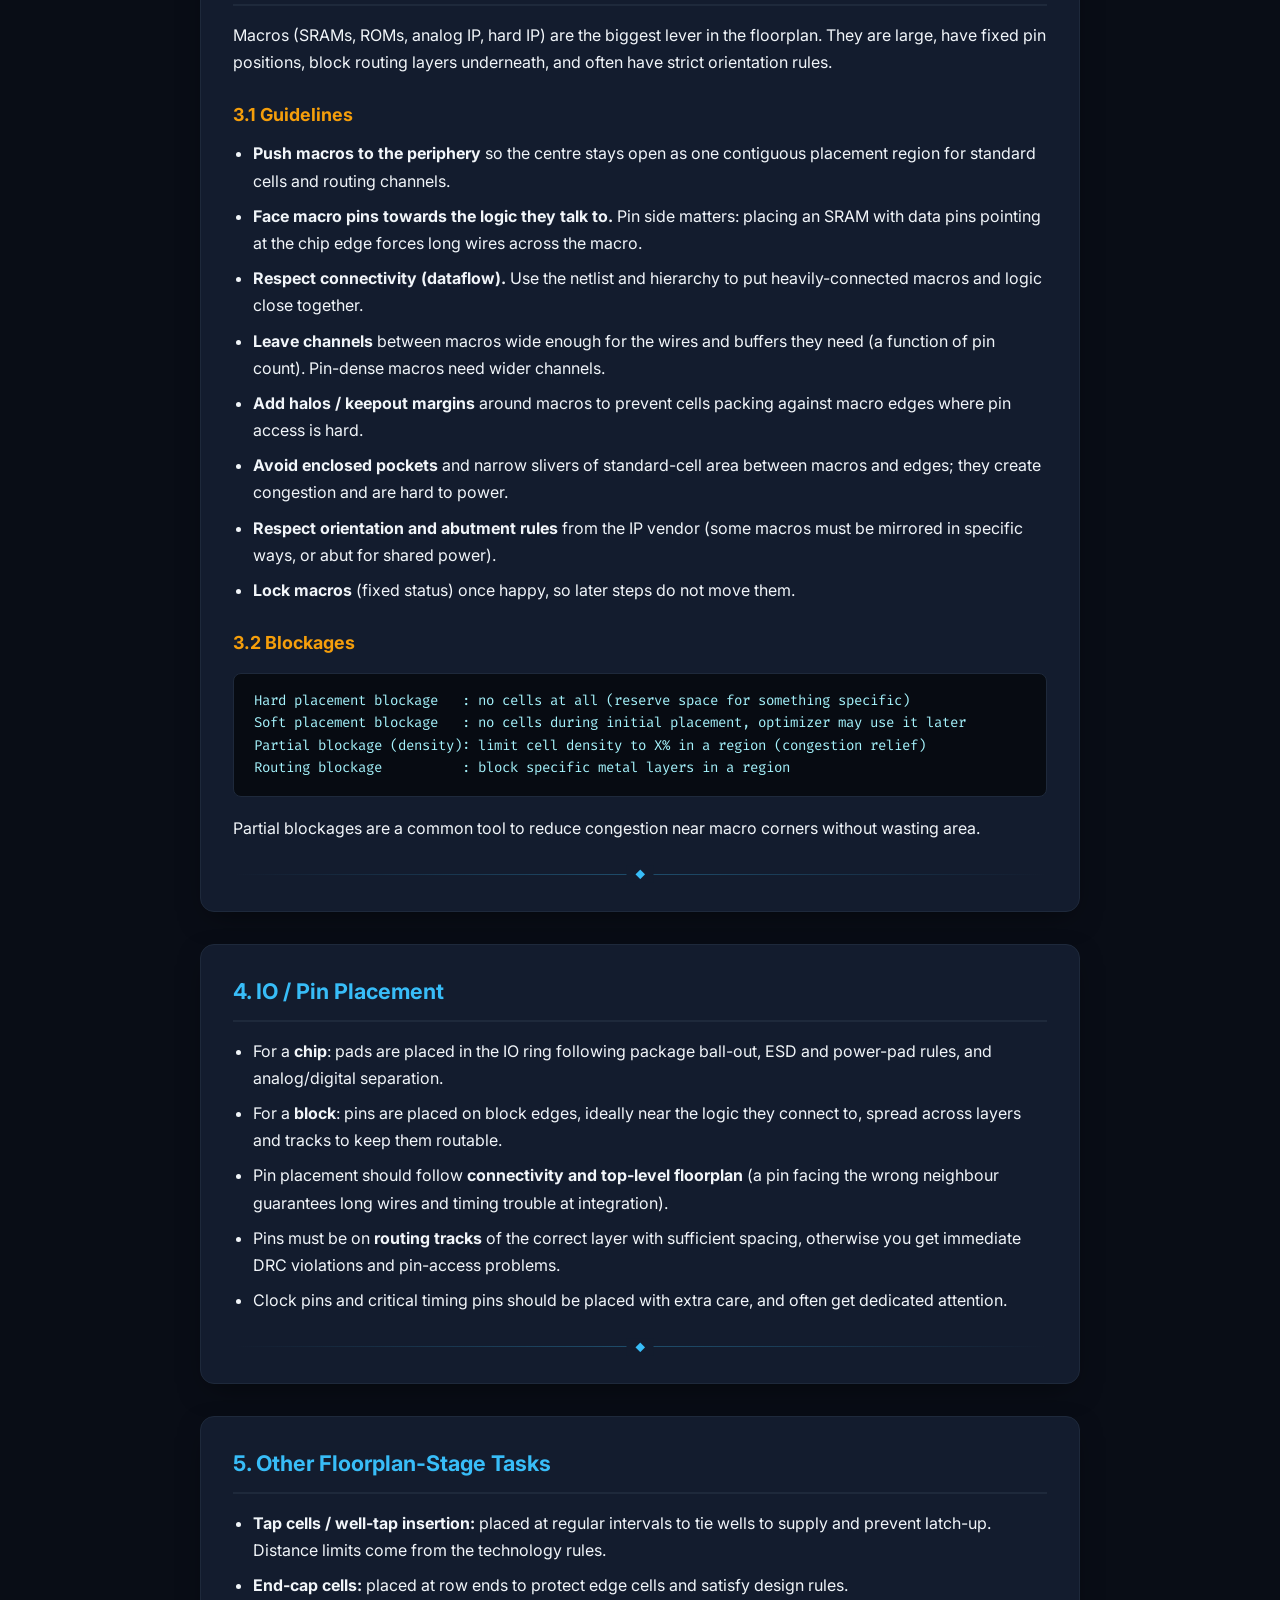
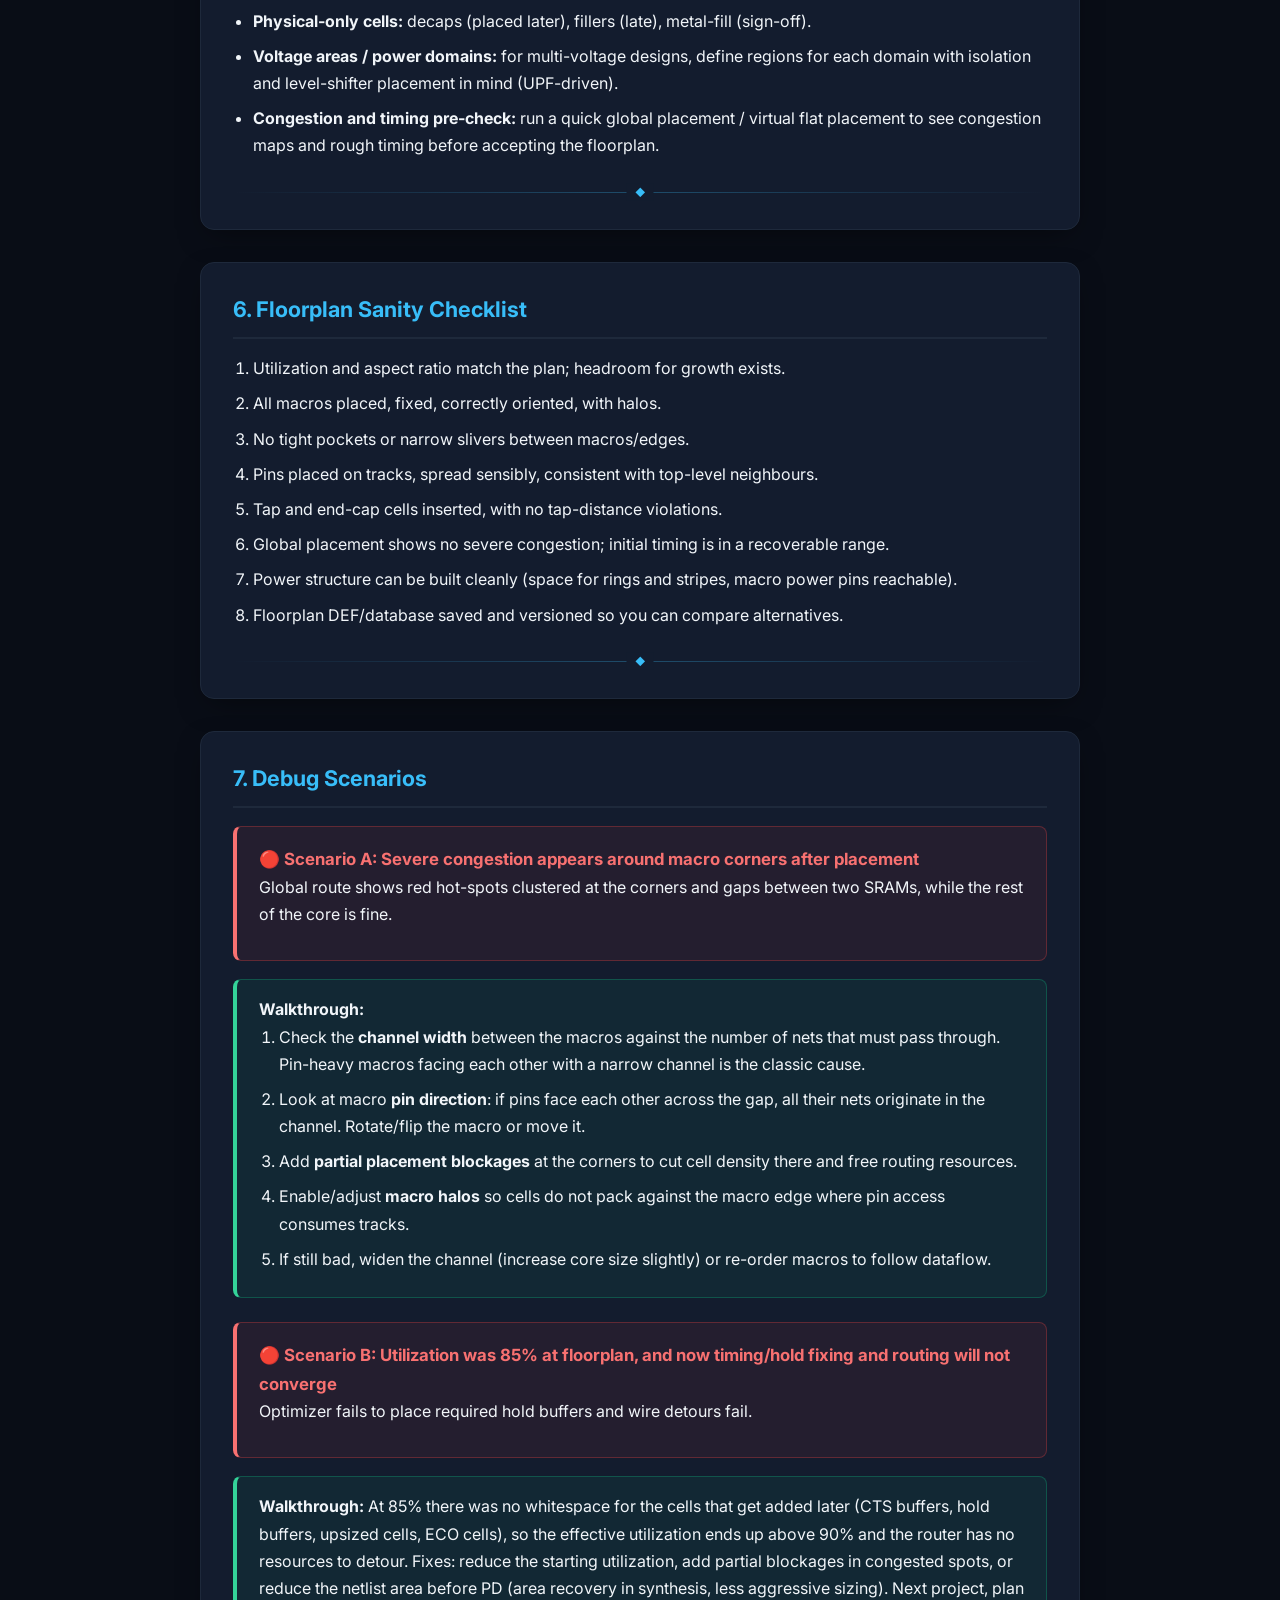
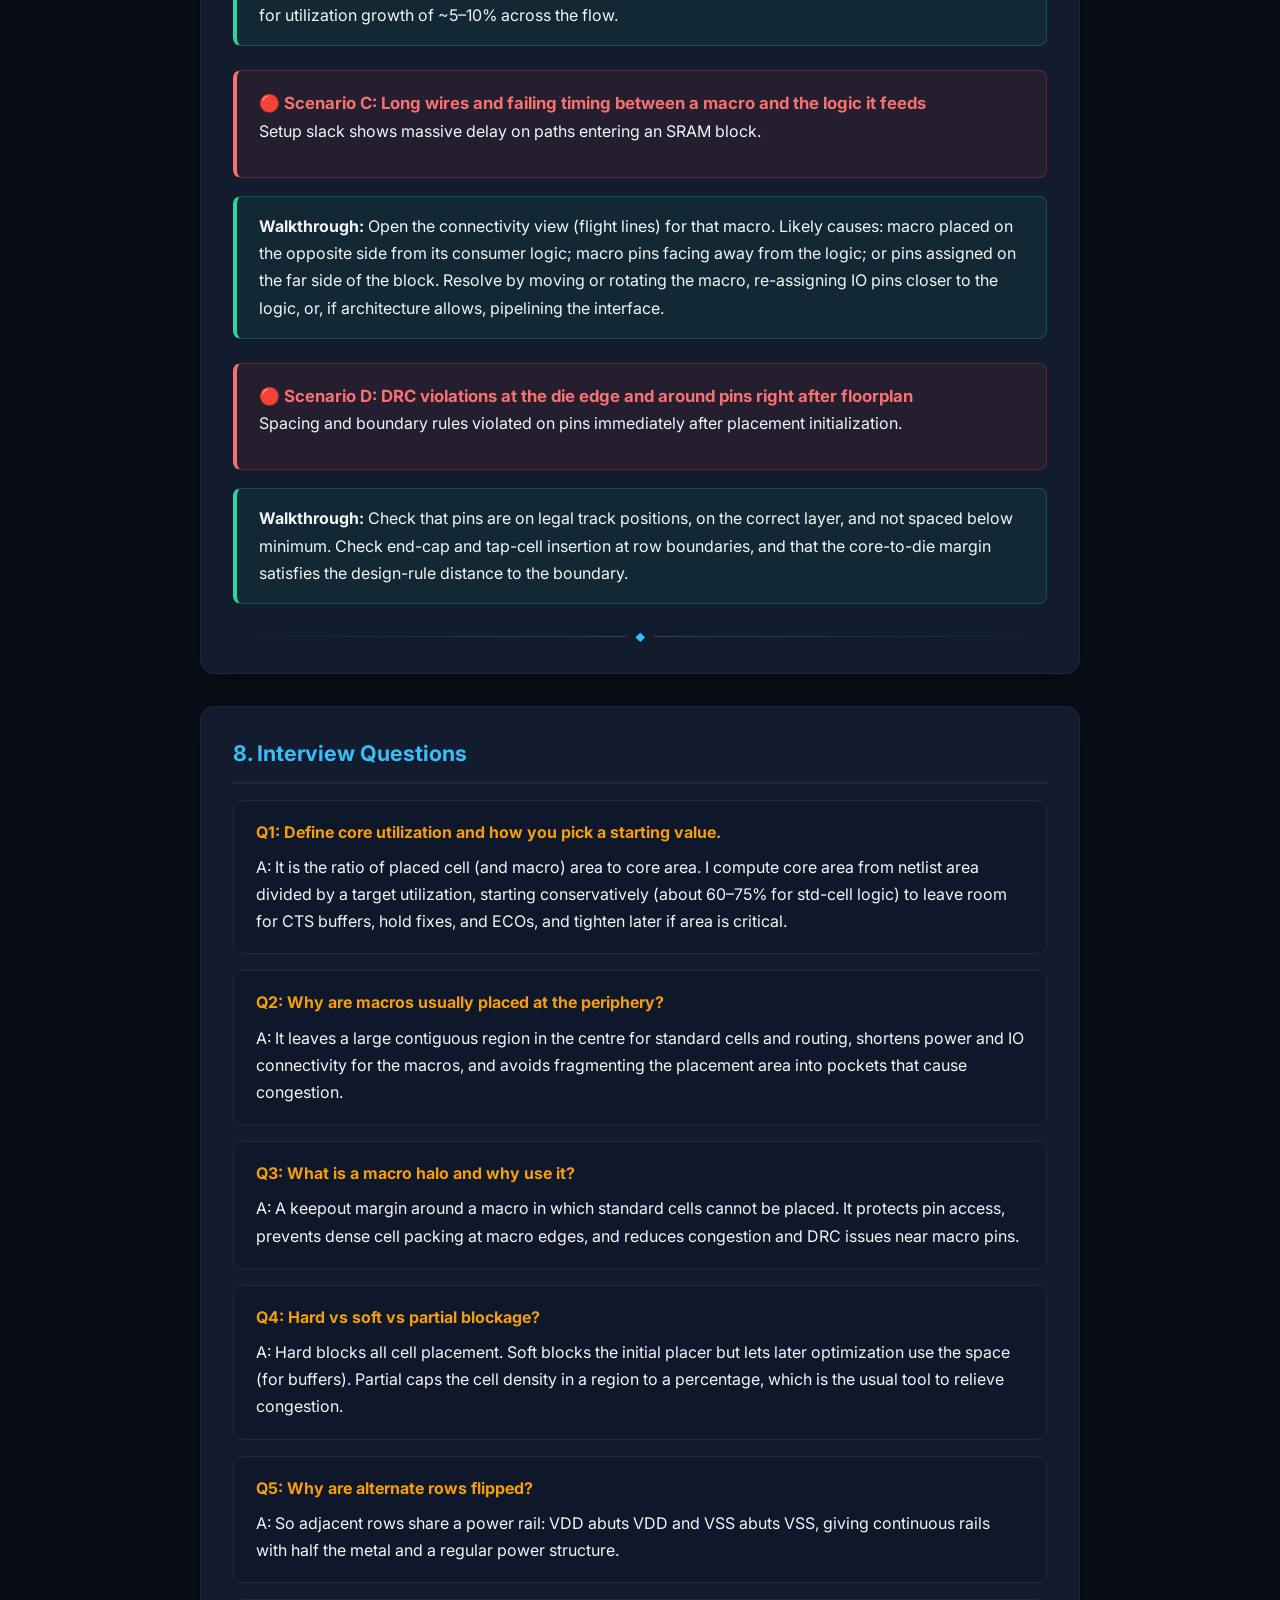
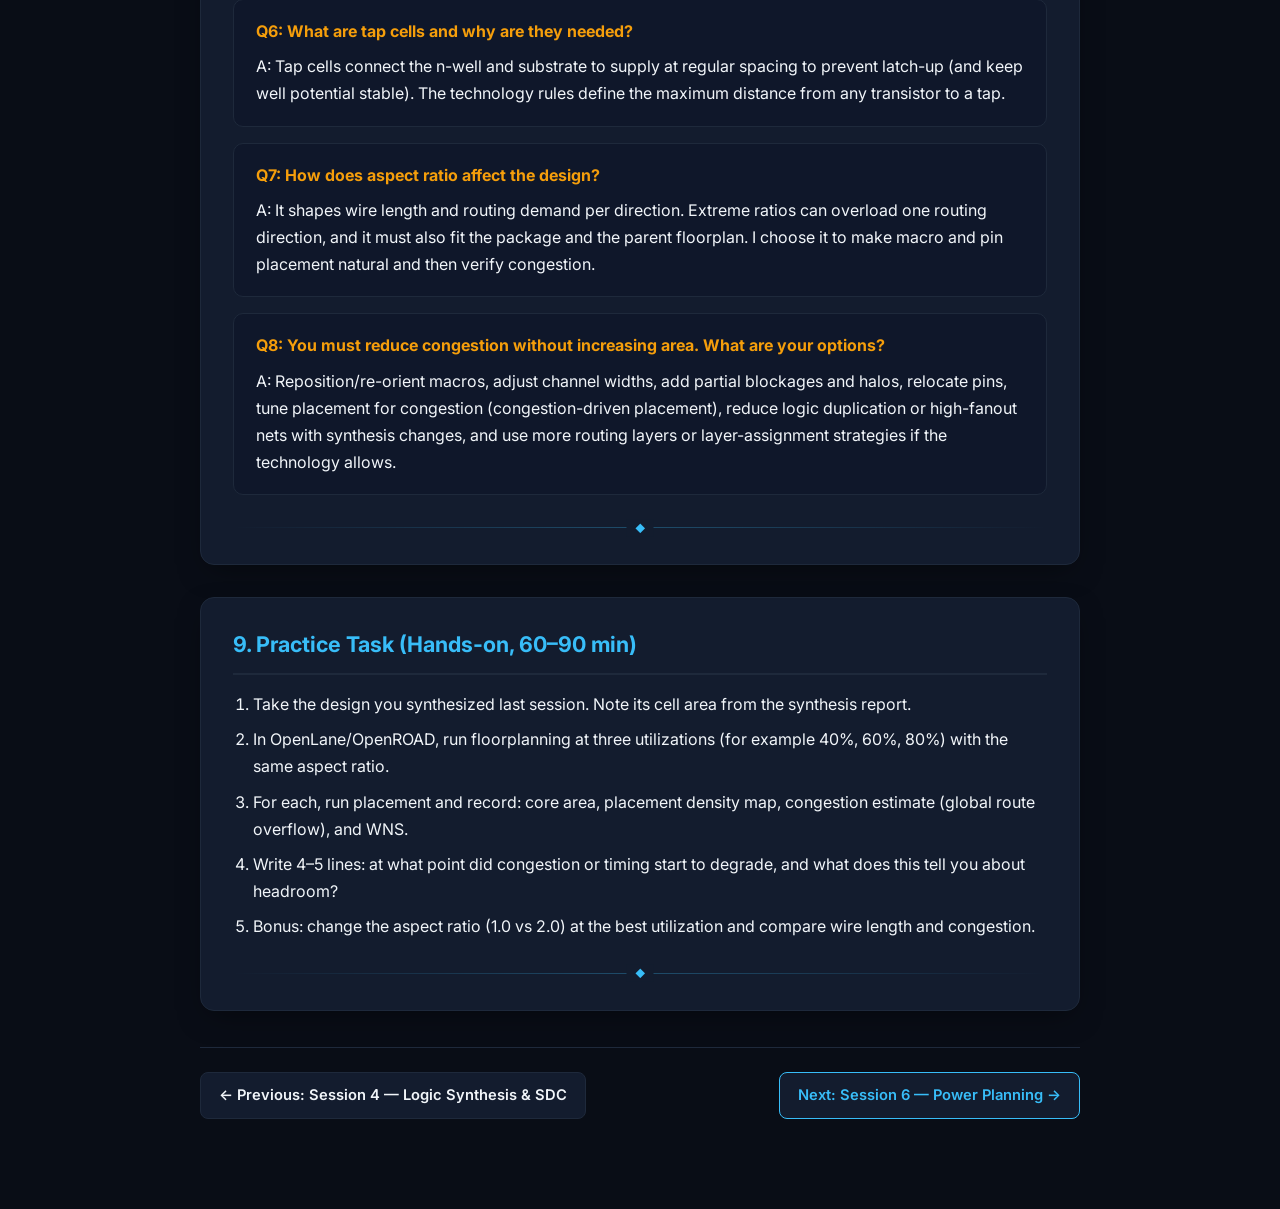
<file: study/session5_floorplanning.html>
<!DOCTYPE html>
<html lang="en" data-theme="dark">
<head>
<meta charset="UTF-8">
<meta name="viewport" content="width=device-width, initial-scale=1.0">
<title>PD Mentorship — Session 5: Floorplanning | EducateVLSI</title>
<link rel="preconnect" href="https://fonts.googleapis.com">
<link rel="preconnect" href="https://fonts.gstatic.com" crossorigin>
<link href="https://fonts.googleapis.com/css2?family=Fira+Code:wght@400;500;600&family=Inter:wght@300;400;500;600;700;800&display=swap" rel="stylesheet">
<style>
  :root {
    --bg: #090d16;
    --bg-secondary: #0f172a;
    --card: #131c2e;
    --card-hover: #172338;
    --border: #1e293b;
    --border-accent: rgba(56, 189, 248, 0.35);
    --accent: #38bdf8;
    --accent2: #f59e0b;
    --accent-emerald: #10b981;
    --text: #f1f5f9;
    --text-secondary: #94a3b8;
    --muted: #64748b;
    --good: #34d399;
    --bad: #f87171;
    --code-bg: #070b12;
    --code-text: #a5f3fc;
    --callout-bg: rgba(8, 14, 26, 0.95);
    --divider-gradient: linear-gradient(90deg, transparent 0%, rgba(56, 189, 248, 0.3) 50%, transparent 100%);
    --shadow: 0 10px 30px -10px rgba(0,0,0,0.5);
  }

  [data-theme="light"] {
    --bg: #faf7f2;
    --bg-secondary: #f3eee4;
    --card: #ffffff;
    --card-hover: #ffffff;
    --border: #e2dbce;
    --border-accent: rgba(180, 83, 9, 0.35);
    --accent: #0284c7;
    --accent2: #b45309;
    --accent-emerald: #059669;
    --text: #18181b;
    --text-secondary: #3f3e3a;
    --muted: #78716c;
    --good: #059669;
    --bad: #dc2626;
    --code-bg: #1c1c24;
    --code-text: #67e8f9;
    --callout-bg: #fdfbf7;
    --divider-gradient: linear-gradient(90deg, transparent 0%, rgba(180, 83, 9, 0.35) 50%, transparent 100%);
    --shadow: 0 10px 30px -10px rgba(60, 45, 30, 0.1);
  }

  * { box-sizing: border-box; margin: 0; padding: 0; }
  body {
    background: var(--bg);
    color: var(--text);
    font-family: 'Inter', system-ui, -apple-system, sans-serif;
    line-height: 1.7;
    padding-bottom: 90px;
    transition: background-color 0.3s ease, color 0.3s ease;
  }

  /* Sticky Top Navigation Bar */
  .portal-nav {
    position: sticky;
    top: 0;
    z-index: 100;
    backdrop-filter: blur(16px);
    -webkit-backdrop-filter: blur(16px);
    background: rgba(9, 13, 22, 0.88);
    border-bottom: 1px solid var(--border);
    transition: background 0.3s ease;
  }
  [data-theme="light"] .portal-nav {
    background: rgba(250, 247, 242, 0.92);
  }
  .portal-nav-inner {
    max-width: 960px;
    margin: 0 auto;
    padding: 0.75rem 1.5rem;
    display: flex;
    align-items: center;
    justify-content: space-between;
    gap: 1rem;
  }
  .portal-brand {
    display: flex;
    align-items: center;
    gap: 0.6rem;
    text-decoration: none;
    color: var(--text);
    font-weight: 700;
    font-size: 1.05rem;
  }
  .portal-brand-badge {
    background: linear-gradient(135deg, #00f2fe, #4facfe);
    color: #030712;
    padding: 2px 8px;
    border-radius: 4px;
    font-size: 0.72rem;
    font-weight: 800;
    letter-spacing: 0.5px;
  }
  .nav-controls {
    display: flex;
    align-items: center;
    gap: 0.75rem;
  }
  .btn-nav-action {
    display: inline-flex;
    align-items: center;
    gap: 0.4rem;
    padding: 0.45rem 0.85rem;
    border-radius: 6px;
    font-size: 0.82rem;
    font-weight: 600;
    text-decoration: none;
    cursor: pointer;
    border: 1px solid var(--border);
    background: var(--card);
    color: var(--text);
    transition: all 0.2s ease;
  }
  .btn-nav-action:hover {
    border-color: var(--accent);
    color: var(--accent);
  }

  header {
    background: linear-gradient(135deg, rgba(30, 58, 95, 0.6) 0%, rgba(15, 23, 42, 0.8) 100%);
    padding: 44px 24px 34px;
    text-align: center;
    border-bottom: 3px solid var(--accent);
    position: relative;
  }
  [data-theme="light"] header {
    background: linear-gradient(135deg, #ede6d8 0%, #f7f3ec 100%);
  }
  header h1 { margin: 0 0 10px; font-size: 2rem; font-weight: 800; color: var(--text); }
  header p { margin: 0; color: var(--text-secondary); font-size: 1.05rem; }
  .progress { color: var(--muted); font-size: 0.92rem; margin-top: 10px; }
  .progress strong { color: var(--accent); }

  .container { max-width: 920px; margin: 0 auto; padding: 0 20px; }
  .card {
    background: var(--card);
    border-radius: 14px;
    padding: 28px 32px;
    margin-top: 32px;
    border: 1px solid var(--border);
    box-shadow: var(--shadow);
    transition: transform 0.2s ease, border-color 0.2s ease;
  }
  .card:hover {
    border-color: var(--border-accent);
  }
  h2 {
    color: var(--accent);
    border-bottom: 2px solid var(--border);
    padding-bottom: 10px;
    margin-top: 0;
    margin-bottom: 16px;
    font-size: 1.35rem;
    display: flex;
    align-items: center;
    gap: 0.5rem;
  }
  h3 { color: var(--accent2); margin: 24px 0 10px; font-size: 1.12rem; }
  p { margin-bottom: 14px; color: var(--text); }

  code {
    background: var(--code-bg);
    color: var(--code-text);
    padding: 3px 7px;
    border-radius: 4px;
    font-family: 'Fira Code', Consolas, monospace;
    font-size: 0.9rem;
    border: 1px solid rgba(255,255,255,0.06);
  }
  pre {
    background: var(--code-bg);
    color: var(--code-text);
    padding: 16px 20px;
    border-radius: 8px;
    overflow-x: auto;
    font-family: 'Fira Code', Consolas, monospace;
    font-size: 0.88rem;
    line-height: 1.6;
    margin: 14px 0 18px;
    border: 1px solid var(--border);
  }

  /* Well-Structured Formula Callout */
  .lesson-formula-callout {
    background: var(--callout-bg);
    border: 1px solid var(--border-accent);
    border-left: 4px solid var(--accent);
    border-radius: 12px;
    padding: 1.25rem 1.5rem;
    margin: 1.5rem 0;
    box-shadow: inset 0 0 24px rgba(0, 0, 0, 0.2), 0 4px 14px rgba(0,0,0,0.15);
    position: relative;
  }
  .formula-callout-header {
    display: flex;
    align-items: center;
    justify-content: space-between;
    margin-bottom: 0.75rem;
    flex-wrap: wrap;
    gap: 0.5rem;
    border-bottom: 1px solid var(--border);
    padding-bottom: 0.5rem;
  }
  .formula-badge {
    display: inline-flex;
    align-items: center;
    gap: 0.4rem;
    background: rgba(56, 189, 248, 0.12);
    color: var(--accent);
    padding: 3px 10px;
    border-radius: 9999px;
    font-size: 0.78rem;
    font-weight: 700;
    letter-spacing: 0.5px;
    text-transform: uppercase;
  }
  [data-theme="light"] .formula-badge {
    background: rgba(180, 83, 9, 0.12);
    color: var(--accent2);
  }
  .formula-copy-btn {
    background: transparent;
    border: 1px solid var(--border);
    color: var(--text-secondary);
    padding: 3px 8px;
    border-radius: 4px;
    font-size: 0.75rem;
    cursor: pointer;
    transition: all 0.2s ease;
  }
  .formula-copy-btn:hover {
    color: var(--accent);
    border-color: var(--accent);
  }
  .formula-body {
    font-family: 'Fira Code', Consolas, monospace;
    font-size: 1.05rem;
    line-height: 1.7;
    color: var(--text);
    font-weight: 500;
    padding: 0.5rem 0;
  }
  .formula-params {
    margin-top: 0.75rem;
    padding-top: 0.6rem;
    border-top: 1px dashed var(--border);
    font-size: 0.85rem;
    color: var(--text-secondary);
  }
  .formula-params strong { color: var(--accent); }

  /* Debug Box & Answers */
  .debug-box {
    background: rgba(239, 68, 68, 0.08);
    border: 1px solid rgba(239, 68, 68, 0.3);
    border-left: 4px solid var(--bad);
    padding: 18px 22px;
    border-radius: 8px;
    margin: 18px 0;
  }
  .debug-box h4 { margin-top: 0; color: var(--bad); font-size: 1.05rem; }
  .answer-box {
    background: rgba(16, 185, 129, 0.08);
    border: 1px solid rgba(16, 185, 129, 0.3);
    border-left: 4px solid var(--good);
    padding: 16px 22px;
    border-radius: 8px;
    margin: 10px 0 24px;
  }
  .qa {
    background: var(--bg-secondary);
    border: 1px solid var(--border);
    border-radius: 10px;
    padding: 18px 22px;
    margin-bottom: 16px;
  }
  .qa .q { color: var(--accent2); font-weight: 700; margin-bottom: 8px; font-size: 1rem; }
  .qa .a { color: var(--text); }

  table { width: 100%; border-collapse: collapse; margin: 20px 0; border-radius: 8px; overflow: hidden; }
  th, td { border: 1px solid var(--border); padding: 10px 14px; text-align: left; font-size: 0.94rem; }
  th { background: var(--bg-secondary); color: var(--accent); font-weight: 700; }
  tr:nth-child(even) td { background: rgba(255,255,255,0.015); }
  [data-theme="light"] tr:nth-child(even) td { background: rgba(0,0,0,0.02); }

  .tag {
    display: inline-block;
    background: var(--bg-secondary);
    color: var(--accent);
    padding: 4px 12px;
    border-radius: 20px;
    font-size: 0.78rem;
    font-weight: 600;
    margin-right: 8px;
    border: 1px solid var(--border);
  }
  ul li, ol li { margin-bottom: 8px; margin-left: 20px; color: var(--text); }

  /* Section Ending Divider Margin Line */
  .section-divider {
    height: 1px;
    width: 100%;
    margin: 32px 0 8px;
    background: var(--divider-gradient);
    position: relative;
  }
  .section-divider::after {
    content: '◆';
    position: absolute;
    left: 50%;
    top: 50%;
    transform: translate(-50%, -50%);
    color: var(--accent);
    font-size: 10px;
    background: var(--card);
    padding: 0 8px;
  }

  /* Floating Scroll Page Up / Page Down Controls */
  .scroll-controls {
    position: fixed;
    bottom: 24px;
    right: 24px;
    display: flex;
    flex-direction: column;
    gap: 8px;
    z-index: 999;
  }
  .btn-scroll {
    width: 44px;
    height: 44px;
    border-radius: 10px;
    background: var(--card);
    border: 1px solid var(--border-accent);
    color: var(--accent);
    display: flex;
    align-items: center;
    justify-content: center;
    cursor: pointer;
    box-shadow: 0 4px 16px rgba(0,0,0,0.3);
    transition: all 0.2s ease;
  }
  .btn-scroll:hover {
    transform: translateY(-2px);
    background: var(--accent);
    color: #fff;
    box-shadow: 0 6px 20px rgba(56, 189, 248, 0.4);
  }
  [data-theme="light"] .btn-scroll:hover {
    background: var(--accent);
    color: #fff;
  }

  /* Navigation Footer */
  .session-footer-nav {
    display: flex;
    justify-content: space-between;
    align-items: center;
    margin-top: 36px;
    padding-top: 24px;
    border-top: 1px solid var(--border);
    flex-wrap: wrap;
    gap: 1rem;
  }
  .btn-session-link {
    display: inline-flex;
    align-items: center;
    gap: 0.5rem;
    padding: 10px 18px;
    border-radius: 8px;
    font-weight: 600;
    font-size: 0.92rem;
    text-decoration: none;
    border: 1px solid var(--border);
    background: var(--card);
    color: var(--text);
    transition: all 0.2s ease;
  }
  .btn-session-link:hover {
    border-color: var(--accent);
    color: var(--accent);
    transform: translateY(-2px);
  }
</style>
</head>
<body>

<!-- Portal Header -->
<nav class="portal-nav">
  <div class="portal-nav-inner">
    <a href="../index.html#study-vault" class="portal-brand">
      <span class="portal-brand-badge">EDUCATEVLSI</span>
      <span>PD Mentorship Sessions</span>
    </a>
    <div class="nav-controls">
      <a href="../index.html" class="btn-nav-action">
        <svg width="14" height="14" viewBox="0 0 24 24" fill="none" stroke="currentColor" stroke-width="2"><path d="m3 9 9-7 9 7v11a2 2 0 0 1-2 2H5a2 2 0 0 1-2-2z"/><polyline points="9 22 9 12 15 12 15 22"/></svg>
        <span>Portal Home</span>
      </a>
      <a href="../index.html#study-vault" class="btn-nav-action">
        <svg width="14" height="14" viewBox="0 0 24 24" fill="none" stroke="currentColor" stroke-width="2"><path d="M4 19.5A2.5 2.5 0 0 1 6.5 17H20"/><path d="M6.5 2H20v20H6.5A2.5 2.5 0 0 1 4 19.5v-15A2.5 2.5 0 0 1 6.5 2z"/></svg>
        <span>Study Vault</span>
      </a>
      <button class="btn-nav-action" id="themeToggleBtn" aria-label="Toggle Theme">
        <span id="themeIcon">☀️</span>
        <span id="themeLabel">Light</span>
      </button>
    </div>
  </div>
</nav>

<header>
  <h1>Physical Design Mentorship — Session 5</h1>
  <p>Floorplanning: Die, Core, Macros, IOs and the Decisions That Follow You to Sign-off</p>
  <div class="progress">CMOS → Standard Cells → Timing → Synthesis &amp; SDC → <strong>Floorplanning</strong> → (next: Power Planning)</div>
</header>

<div class="container">

  <div class="card">
    <h2>Why This Session Matters</h2>
    <p>A senior PD lead will tell you: <strong>a bad floorplan cannot be fixed by good placement, good CTS, or good routing.</strong> Floorplan decisions fix the wire-length budget, the congestion hot-spots, and the power delivery quality of the whole chip. Time spent here is the highest-leverage time in the flow.</p>
    <div style="margin-top: 14px;">
      <span class="tag">Theory</span><span class="tag">Debug</span><span class="tag">Interview Prep</span>
    </div>
    <div class="section-divider"></div>
  </div>

  <div class="card">
    <h2>1. Inputs and Goals</h2>
    <h3>1.1 What you need before you start</h3>
    <ul>
      <li>Gate-level netlist (from synthesis) and the SDC</li>
      <li>Technology data: tech LEF, standard-cell LEF, macro LEFs/frame views, timing libraries, parasitic (RC) tech files</li>
      <li>Floorplan intent: target area, aspect ratio, IO/pin constraints, macro hints from the architecture team, power intent (UPF) if any</li>
    </ul>
    <h3>1.2 What a good floorplan achieves</h3>
    <ul>
      <li>Meets area target with enough routing resources</li>
      <li>Short wires on critical paths (related blocks and macros close together)</li>
      <li>Routable: no unavoidable congestion</li>
      <li>Good power delivery (clean place for rings/stripes, low IR drop)</li>
      <li>Leaves room for CTS buffers, timing/hold fixing and ECOs</li>
    </ul>
    <div class="section-divider"></div>
  </div>

  <div class="card">
    <h2>2. Core Concepts</h2>

    <h3>2.1 Die vs Core</h3>
    <p>The <strong>die</strong> is the whole silicon rectangle including the IO ring/pad area and margins. The <strong>core</strong> is the inner region where standard cells and macros are placed, organized into <strong>rows</strong> of site-width slots. The gap between the two is the <strong>core-to-die margin</strong>, used for IO cells, power rings and seal ring.</p>

    <h3>2.2 Utilization</h3>

    <!-- Structured Formula Callout for Core & Row Utilization -->
    <div class="lesson-formula-callout">
      <div class="formula-callout-header">
        <span class="formula-badge">∑ Governing Formulation · Core &amp; Row Utilization</span>
        <button class="formula-copy-btn" onclick="copyFormulaText('Core_Util = (A_stdcell + A_macro) / A_core * 100, Row_Util = A_stdcell / (A_core - A_macro - A_blockage) * 100')">Copy Formula</button>
      </div>
      <div class="formula-body">
        $$\text{Core Utilization} = \frac{A_{\text{std-cell}} + A_{\text{macro}}}{A_{\text{core}}} \times 100\%$$
        $$\text{Row (std-cell) Utilization} = \frac{A_{\text{std-cell}}}{A_{\text{core}} - A_{\text{macro}} - A_{\text{blockages}}} \times 100\%$$
      </div>
      <div class="formula-params">
        <strong>Headroom Rule:</strong> Standard cell areas expand by 5–10% across the flow due to CTS clock buffers, hold fixing delay cells, and ECO sizing.
      </div>
    </div>

    <p>Netlist area is known from synthesis, so you choose target utilization and derive core size:</p>

    <!-- Structured Formula Callout for Core Area Sizing -->
    <div class="lesson-formula-callout">
      <div class="formula-callout-header">
        <span class="formula-badge">∑ Sizing Calculation · Core Area Derivation</span>
        <button class="formula-copy-btn" onclick="copyFormulaText('Core_Area = Netlist_Area / Target_Utilization')">Copy Formula</button>
      </div>
      <div class="formula-body">
        $$A_{\text{core}} = \frac{A_{\text{netlist}}}{\text{Target Utilization}}$$
      </div>
      <div class="formula-params">
        <strong>Typical target:</strong> 60%–75% for logic blocks. Lower (&lt; 50%) for routing-dense or macro-heavy designs.
      </div>
    </div>

    <table>
      <thead>
        <tr><th>Utilization Level</th><th>Impact on Flow &amp; Convergence</th></tr>
      </thead>
      <tbody>
        <tr><td>Too high (&gt; ~80–85%)</td><td>Severe routing congestion, poor timing slack, zero whitespace for CTS/hold/ECO buffers; detailed routing often fails.</td></tr>
        <tr><td>Too low (&lt; ~50%)</td><td>Wasted silicon real-estate (high die cost), longer average interconnect wires, higher dynamic power, degraded wire RC.</td></tr>
        <tr><td>Typical starting point</td><td>~60–75% for standard-cell dominated blocks; lower for congested or macro-heavy designs.</td></tr>
      </tbody>
    </table>
    <p><strong>Mentor's rule:</strong> start conservative, because it is easy to tighten later and very expensive to loosen late in the project. Final utilization usually creeps upward as buffers and hold cells are added, so leave headroom for that growth.</p>

    <h3>2.3 Aspect Ratio</h3>

    <!-- Structured Formula Callout for Aspect Ratio -->
    <div class="lesson-formula-callout">
      <div class="formula-callout-header">
        <span class="formula-badge">∑ Geometry Formulation · Core Aspect Ratio</span>
        <button class="formula-copy-btn" onclick="copyFormulaText('Aspect_Ratio = Core_Height / Core_Width')">Copy Formula</button>
      </div>
      <div class="formula-body">
        $$\text{Aspect Ratio (AR)} = \frac{\text{Core Height}}{\text{Core Width}}$$
      </div>
      <div class="formula-params">
        <strong>Optimal choice:</strong> Square ($\text{AR} = 1.0$) typically balances horizontal and vertical routing resources and minimizes worst-case clock latency.
      </div>
    </div>
    <p>Aspect ratio is usually driven by the chip's package, the top-level floorplan, or the pin locations of the neighbours. Within your control, pick what makes macro and IO placement natural. A very skewed ratio increases routing demand on one direction and can starve the preferred-direction layers.</p>

    <h3>2.4 Rows, Sites and Orientation</h3>
    <p>Standard cells snap to <strong>sites</strong> arranged in <strong>rows</strong>. Adjacent rows are flipped (alternate N / FS orientation) so neighbouring rows share a power rail (VDD next to VDD, VSS next to VSS). This is why power rails are continuous horizontal stripes in a standard-cell block.</p>
    <div class="section-divider"></div>
  </div>

  <div class="card">
    <h2>3. Macro Placement</h2>
    <p>Macros (SRAMs, ROMs, analog IP, hard IP) are the biggest lever in the floorplan. They are large, have fixed pin positions, block routing layers underneath, and often have strict orientation rules.</p>

    <h3>3.1 Guidelines</h3>
    <ul>
      <li><strong>Push macros to the periphery</strong> so the centre stays open as one contiguous placement region for standard cells and routing channels.</li>
      <li><strong>Face macro pins towards the logic they talk to.</strong> Pin side matters: placing an SRAM with data pins pointing at the chip edge forces long wires across the macro.</li>
      <li><strong>Respect connectivity (dataflow).</strong> Use the netlist and hierarchy to put heavily-connected macros and logic close together.</li>
      <li><strong>Leave channels</strong> between macros wide enough for the wires and buffers they need (a function of pin count). Pin-dense macros need wider channels.</li>
      <li><strong>Add halos / keepout margins</strong> around macros to prevent cells packing against macro edges where pin access is hard.</li>
      <li><strong>Avoid enclosed pockets</strong> and narrow slivers of standard-cell area between macros and edges; they create congestion and are hard to power.</li>
      <li><strong>Respect orientation and abutment rules</strong> from the IP vendor (some macros must be mirrored in specific ways, or abut for shared power).</li>
      <li><strong>Lock macros</strong> (fixed status) once happy, so later steps do not move them.</li>
    </ul>

    <h3>3.2 Blockages</h3>
<pre>Hard placement blockage   : no cells at all (reserve space for something specific)
Soft placement blockage   : no cells during initial placement, optimizer may use it later
Partial blockage (density): limit cell density to X% in a region (congestion relief)
Routing blockage          : block specific metal layers in a region</pre>
    <p>Partial blockages are a common tool to reduce congestion near macro corners without wasting area.</p>
    <div class="section-divider"></div>
  </div>

  <div class="card">
    <h2>4. IO / Pin Placement</h2>
    <ul>
      <li>For a <strong>chip</strong>: pads are placed in the IO ring following package ball-out, ESD and power-pad rules, and analog/digital separation.</li>
      <li>For a <strong>block</strong>: pins are placed on block edges, ideally near the logic they connect to, spread across layers and tracks to keep them routable.</li>
      <li>Pin placement should follow <strong>connectivity and top-level floorplan</strong> (a pin facing the wrong neighbour guarantees long wires and timing trouble at integration).</li>
      <li>Pins must be on <strong>routing tracks</strong> of the correct layer with sufficient spacing, otherwise you get immediate DRC violations and pin-access problems.</li>
      <li>Clock pins and critical timing pins should be placed with extra care, and often get dedicated attention.</li>
    </ul>
    <div class="section-divider"></div>
  </div>

  <div class="card">
    <h2>5. Other Floorplan-Stage Tasks</h2>
    <ul>
      <li><strong>Tap cells / well-tap insertion:</strong> placed at regular intervals to tie wells to supply and prevent latch-up. Distance limits come from the technology rules.</li>
      <li><strong>End-cap cells:</strong> placed at row ends to protect edge cells and satisfy design rules.</li>
      <li><strong>Physical-only cells:</strong> decaps (placed later), fillers (late), metal-fill (sign-off).</li>
      <li><strong>Voltage areas / power domains:</strong> for multi-voltage designs, define regions for each domain with isolation and level-shifter placement in mind (UPF-driven).</li>
      <li><strong>Congestion and timing pre-check:</strong> run a quick global placement / virtual flat placement to see congestion maps and rough timing before accepting the floorplan.</li>
    </ul>
    <div class="section-divider"></div>
  </div>

  <div class="card">
    <h2>6. Floorplan Sanity Checklist</h2>
    <ol>
      <li>Utilization and aspect ratio match the plan; headroom for growth exists.</li>
      <li>All macros placed, fixed, correctly oriented, with halos.</li>
      <li>No tight pockets or narrow slivers between macros/edges.</li>
      <li>Pins placed on tracks, spread sensibly, consistent with top-level neighbours.</li>
      <li>Tap and end-cap cells inserted, with no tap-distance violations.</li>
      <li>Global placement shows no severe congestion; initial timing is in a recoverable range.</li>
      <li>Power structure can be built cleanly (space for rings and stripes, macro power pins reachable).</li>
      <li>Floorplan DEF/database saved and versioned so you can compare alternatives.</li>
    </ol>
    <div class="section-divider"></div>
  </div>

  <div class="card">
    <h2>7. Debug Scenarios</h2>

    <div class="debug-box">
      <h4>🔴 Scenario A: Severe congestion appears around macro corners after placement</h4>
      <p>Global route shows red hot-spots clustered at the corners and gaps between two SRAMs, while the rest of the core is fine.</p>
    </div>
    <div class="answer-box">
      <strong>Walkthrough:</strong>
      <ol>
        <li>Check the <strong>channel width</strong> between the macros against the number of nets that must pass through. Pin-heavy macros facing each other with a narrow channel is the classic cause.</li>
        <li>Look at macro <strong>pin direction</strong>: if pins face each other across the gap, all their nets originate in the channel. Rotate/flip the macro or move it.</li>
        <li>Add <strong>partial placement blockages</strong> at the corners to cut cell density there and free routing resources.</li>
        <li>Enable/adjust <strong>macro halos</strong> so cells do not pack against the macro edge where pin access consumes tracks.</li>
        <li>If still bad, widen the channel (increase core size slightly) or re-order macros to follow dataflow.</li>
      </ol>
    </div>

    <div class="debug-box">
      <h4>🔴 Scenario B: Utilization was 85% at floorplan, and now timing/hold fixing and routing will not converge</h4>
      <p>Optimizer fails to place required hold buffers and wire detours fail.</p>
    </div>
    <div class="answer-box">
      <strong>Walkthrough:</strong> At 85% there was no whitespace for the cells that get added later (CTS buffers, hold buffers, upsized cells, ECO cells), so the effective utilization ends up above 90% and the router has no resources to detour. Fixes: reduce the starting utilization, add partial blockages in congested spots, or reduce the netlist area before PD (area recovery in synthesis, less aggressive sizing). Next project, plan for utilization growth of ~5–10% across the flow.
    </div>

    <div class="debug-box">
      <h4>🔴 Scenario C: Long wires and failing timing between a macro and the logic it feeds</h4>
      <p>Setup slack shows massive delay on paths entering an SRAM block.</p>
    </div>
    <div class="answer-box">
      <strong>Walkthrough:</strong> Open the connectivity view (flight lines) for that macro. Likely causes: macro placed on the opposite side from its consumer logic; macro pins facing away from the logic; or pins assigned on the far side of the block. Resolve by moving or rotating the macro, re-assigning IO pins closer to the logic, or, if architecture allows, pipelining the interface.
    </div>

    <div class="debug-box">
      <h4>🔴 Scenario D: DRC violations at the die edge and around pins right after floorplan</h4>
      <p>Spacing and boundary rules violated on pins immediately after placement initialization.</p>
    </div>
    <div class="answer-box">
      <strong>Walkthrough:</strong> Check that pins are on legal track positions, on the correct layer, and not spaced below minimum. Check end-cap and tap-cell insertion at row boundaries, and that the core-to-die margin satisfies the design-rule distance to the boundary.
    </div>

    <div class="section-divider"></div>
  </div>

  <div class="card">
    <h2>8. Interview Questions</h2>

    <div class="qa">
      <div class="q">Q1: Define core utilization and how you pick a starting value.</div>
      <div class="a">A: It is the ratio of placed cell (and macro) area to core area. I compute core area from netlist area divided by a target utilization, starting conservatively (about 60–75% for std-cell logic) to leave room for CTS buffers, hold fixes, and ECOs, and tighten later if area is critical.</div>
    </div>

    <div class="qa">
      <div class="q">Q2: Why are macros usually placed at the periphery?</div>
      <div class="a">A: It leaves a large contiguous region in the centre for standard cells and routing, shortens power and IO connectivity for the macros, and avoids fragmenting the placement area into pockets that cause congestion.</div>
    </div>

    <div class="qa">
      <div class="q">Q3: What is a macro halo and why use it?</div>
      <div class="a">A: A keepout margin around a macro in which standard cells cannot be placed. It protects pin access, prevents dense cell packing at macro edges, and reduces congestion and DRC issues near macro pins.</div>
    </div>

    <div class="qa">
      <div class="q">Q4: Hard vs soft vs partial blockage?</div>
      <div class="a">A: Hard blocks all cell placement. Soft blocks the initial placer but lets later optimization use the space (for buffers). Partial caps the cell density in a region to a percentage, which is the usual tool to relieve congestion.</div>
    </div>

    <div class="qa">
      <div class="q">Q5: Why are alternate rows flipped?</div>
      <div class="a">A: So adjacent rows share a power rail: VDD abuts VDD and VSS abuts VSS, giving continuous rails with half the metal and a regular power structure.</div>
    </div>

    <div class="qa">
      <div class="q">Q6: What are tap cells and why are they needed?</div>
      <div class="a">A: Tap cells connect the n-well and substrate to supply at regular spacing to prevent latch-up (and keep well potential stable). The technology rules define the maximum distance from any transistor to a tap.</div>
    </div>

    <div class="qa">
      <div class="q">Q7: How does aspect ratio affect the design?</div>
      <div class="a">A: It shapes wire length and routing demand per direction. Extreme ratios can overload one routing direction, and it must also fit the package and the parent floorplan. I choose it to make macro and pin placement natural and then verify congestion.</div>
    </div>

    <div class="qa">
      <div class="q">Q8: You must reduce congestion without increasing area. What are your options?</div>
      <div class="a">A: Reposition/re-orient macros, adjust channel widths, add partial blockages and halos, relocate pins, tune placement for congestion (congestion-driven placement), reduce logic duplication or high-fanout nets with synthesis changes, and use more routing layers or layer-assignment strategies if the technology allows.</div>
    </div>

    <div class="section-divider"></div>
  </div>

  <div class="card">
    <h2>9. Practice Task (Hands-on, 60–90 min)</h2>
    <ol>
      <li>Take the design you synthesized last session. Note its cell area from the synthesis report.</li>
      <li>In OpenLane/OpenROAD, run floorplanning at three utilizations (for example 40%, 60%, 80%) with the same aspect ratio.</li>
      <li>For each, run placement and record: core area, placement density map, congestion estimate (global route overflow), and WNS.</li>
      <li>Write 4–5 lines: at what point did congestion or timing start to degrade, and what does this tell you about headroom?</li>
      <li>Bonus: change the aspect ratio (1.0 vs 2.0) at the best utilization and compare wire length and congestion.</li>
    </ol>
    <div class="section-divider"></div>
  </div>

  <!-- Session Navigation Footer -->
  <div class="session-footer-nav">
    <a href="session4_synthesis_sdc.html" class="btn-session-link">
      <span>← Previous: Session 4 — Logic Synthesis &amp; SDC</span>
    </a>
    <a href="session6_power_planning.html" class="btn-session-link" style="border-color: var(--accent); color: var(--accent);">
      <span>Next: Session 6 — Power Planning →</span>
    </a>
  </div>

</div>

<!-- Floating Scroll Controls (Page Up / Page Down) -->
<div class="scroll-controls" id="scrollControls">
  <button class="btn-scroll" id="btnPageUp" title="Page Up (Scroll Up)" aria-label="Page Up">
    <svg width="20" height="20" viewBox="0 0 24 24" fill="none" stroke="currentColor" stroke-width="2.5"><polyline points="18 15 12 9 6 15"/></svg>
  </button>
  <button class="btn-scroll" id="btnPageDown" title="Page Down (Scroll Down)" aria-label="Page Down">
    <svg width="20" height="20" viewBox="0 0 24 24" fill="none" stroke="currentColor" stroke-width="2.5"><polyline points="6 9 12 15 18 9"/></svg>
  </button>
</div>

<script>
  // Theme Management
  const html = document.documentElement;
  const themeToggle = document.getElementById('themeToggleBtn');
  const themeIcon = document.getElementById('themeIcon');
  const themeLabel = document.getElementById('themeLabel');

  function setTheme(t) {
    html.setAttribute('data-theme', t);
    localStorage.setItem('educatevlsi_theme', t);
    if (t === 'light') {
      themeIcon.textContent = '🌙';
      themeLabel.textContent = 'Dark';
    } else {
      themeIcon.textContent = '☀️';
      themeLabel.textContent = 'Light';
    }
  }

  const savedTheme = localStorage.getItem('educatevlsi_theme') || 'dark';
  setTheme(savedTheme);

  themeToggle.addEventListener('click', () => {
    const cur = html.getAttribute('data-theme');
    setTheme(cur === 'light' ? 'dark' : 'light');
  });

  // Page Up / Page Down Scroll Controls
  document.getElementById('btnPageUp').addEventListener('click', () => {
    window.scrollBy({ top: -window.innerHeight * 0.85, behavior: 'smooth' });
  });
  document.getElementById('btnPageDown').addEventListener('click', () => {
    window.scrollBy({ top: window.innerHeight * 0.85, behavior: 'smooth' });
  });

  // Copy Formula Functionality
  function copyFormulaText(text) {
    navigator.clipboard.writeText(text).then(() => {
      alert('Formula copied to clipboard: ' + text);
    }).catch(() => {
      prompt('Copy formula:', text);
    });
  }
</script>
</body>
</html>
</file>
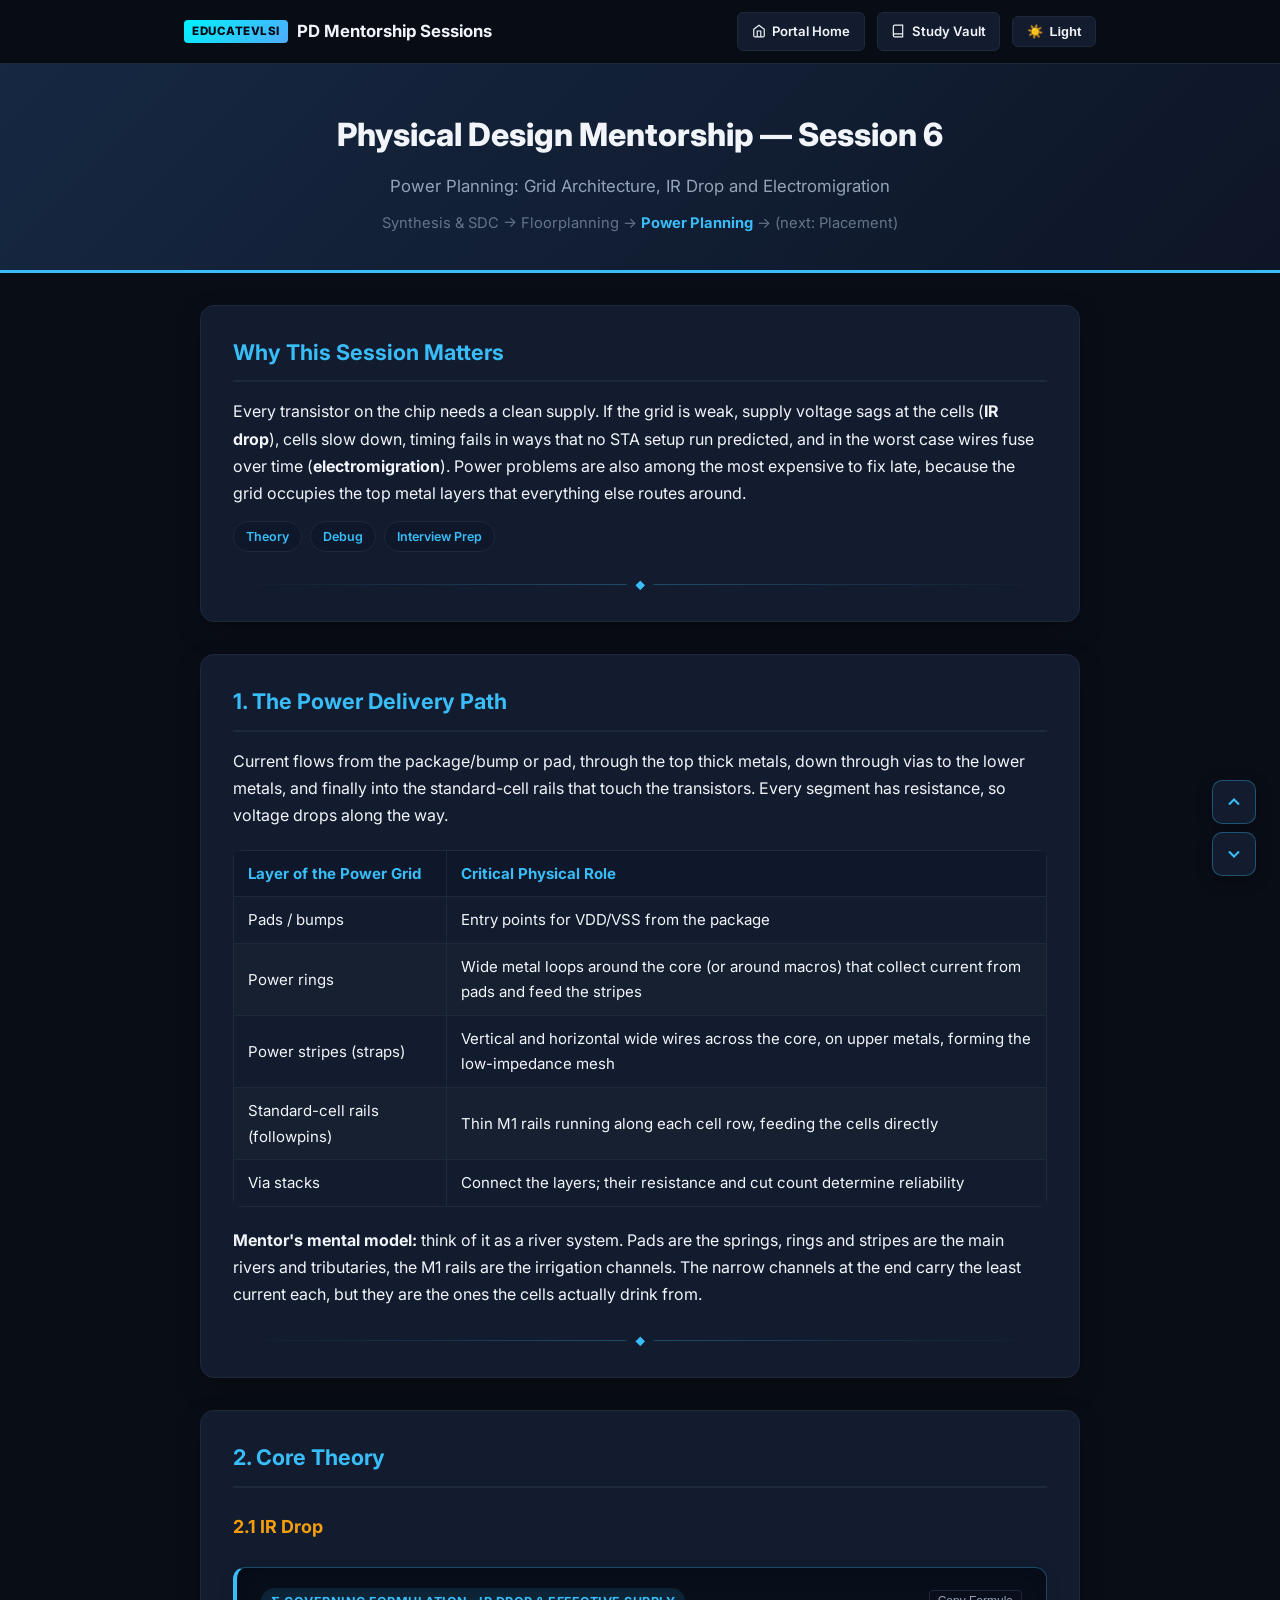
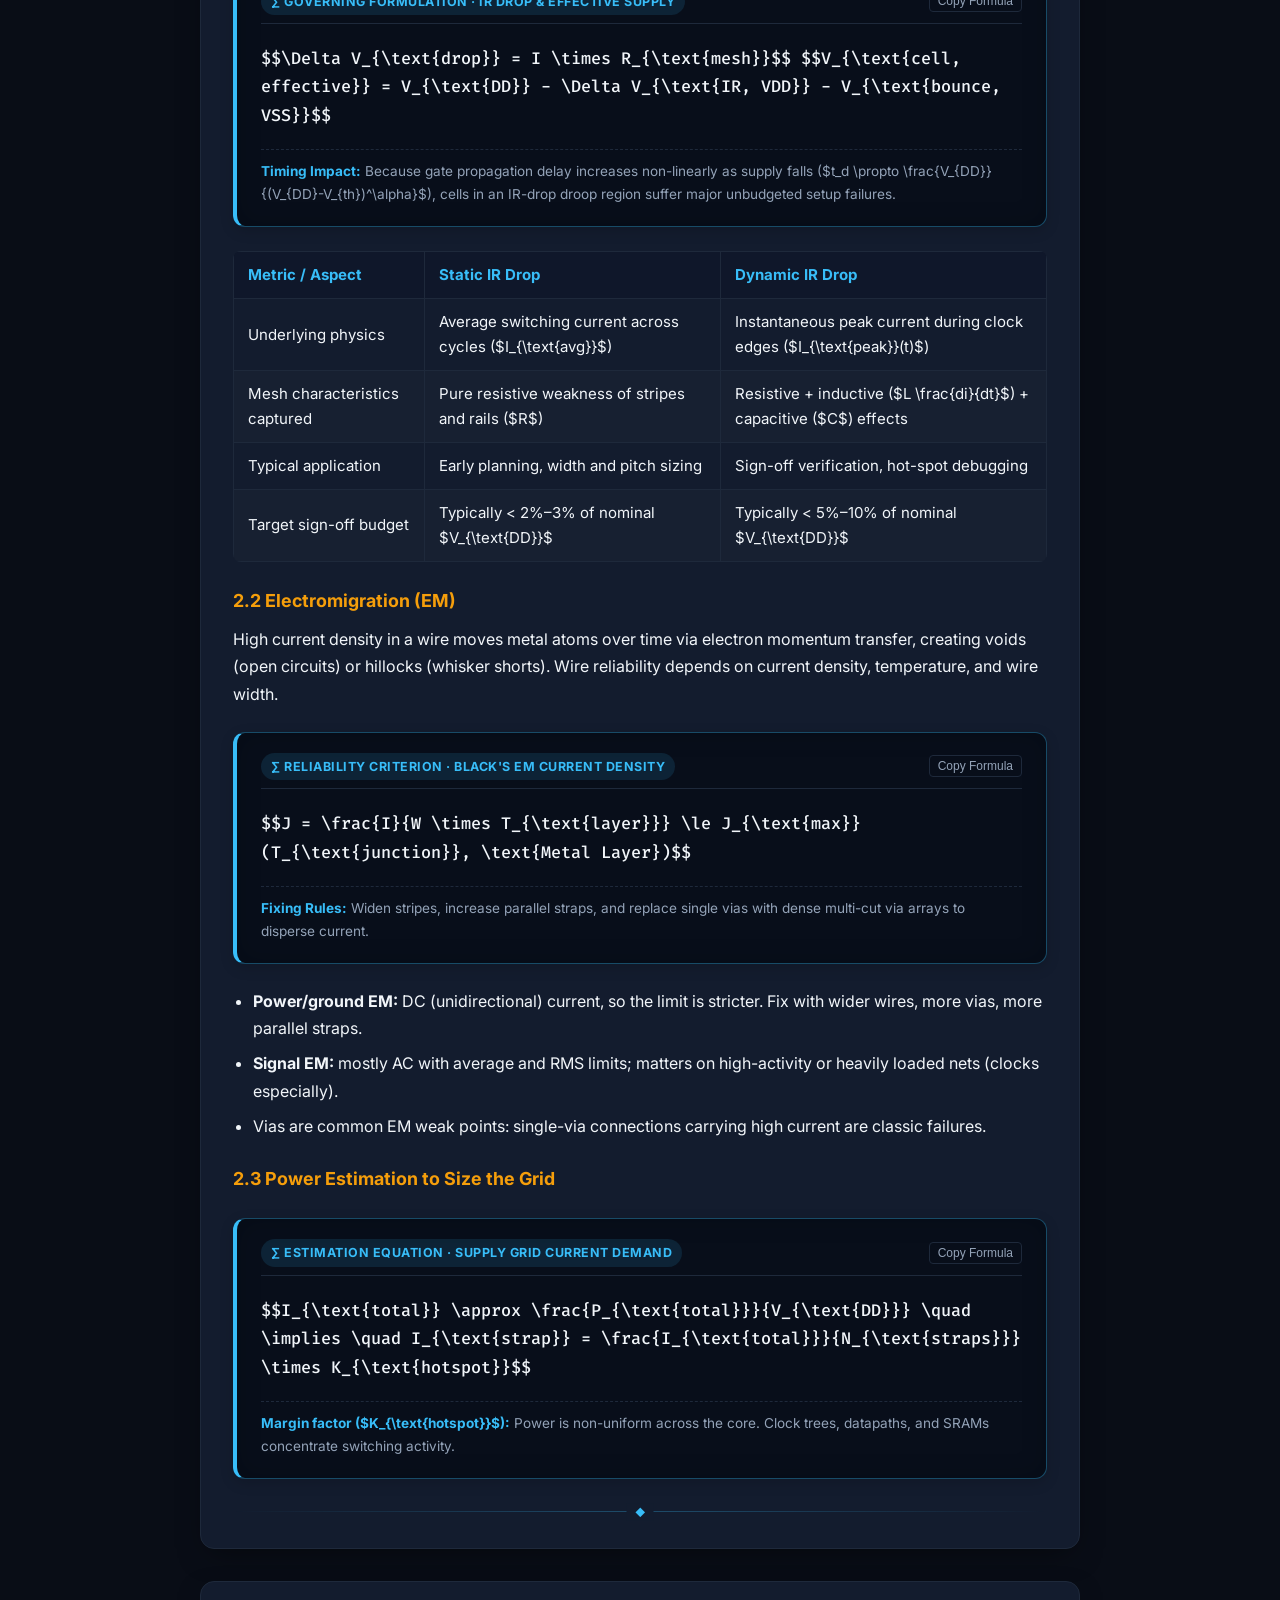
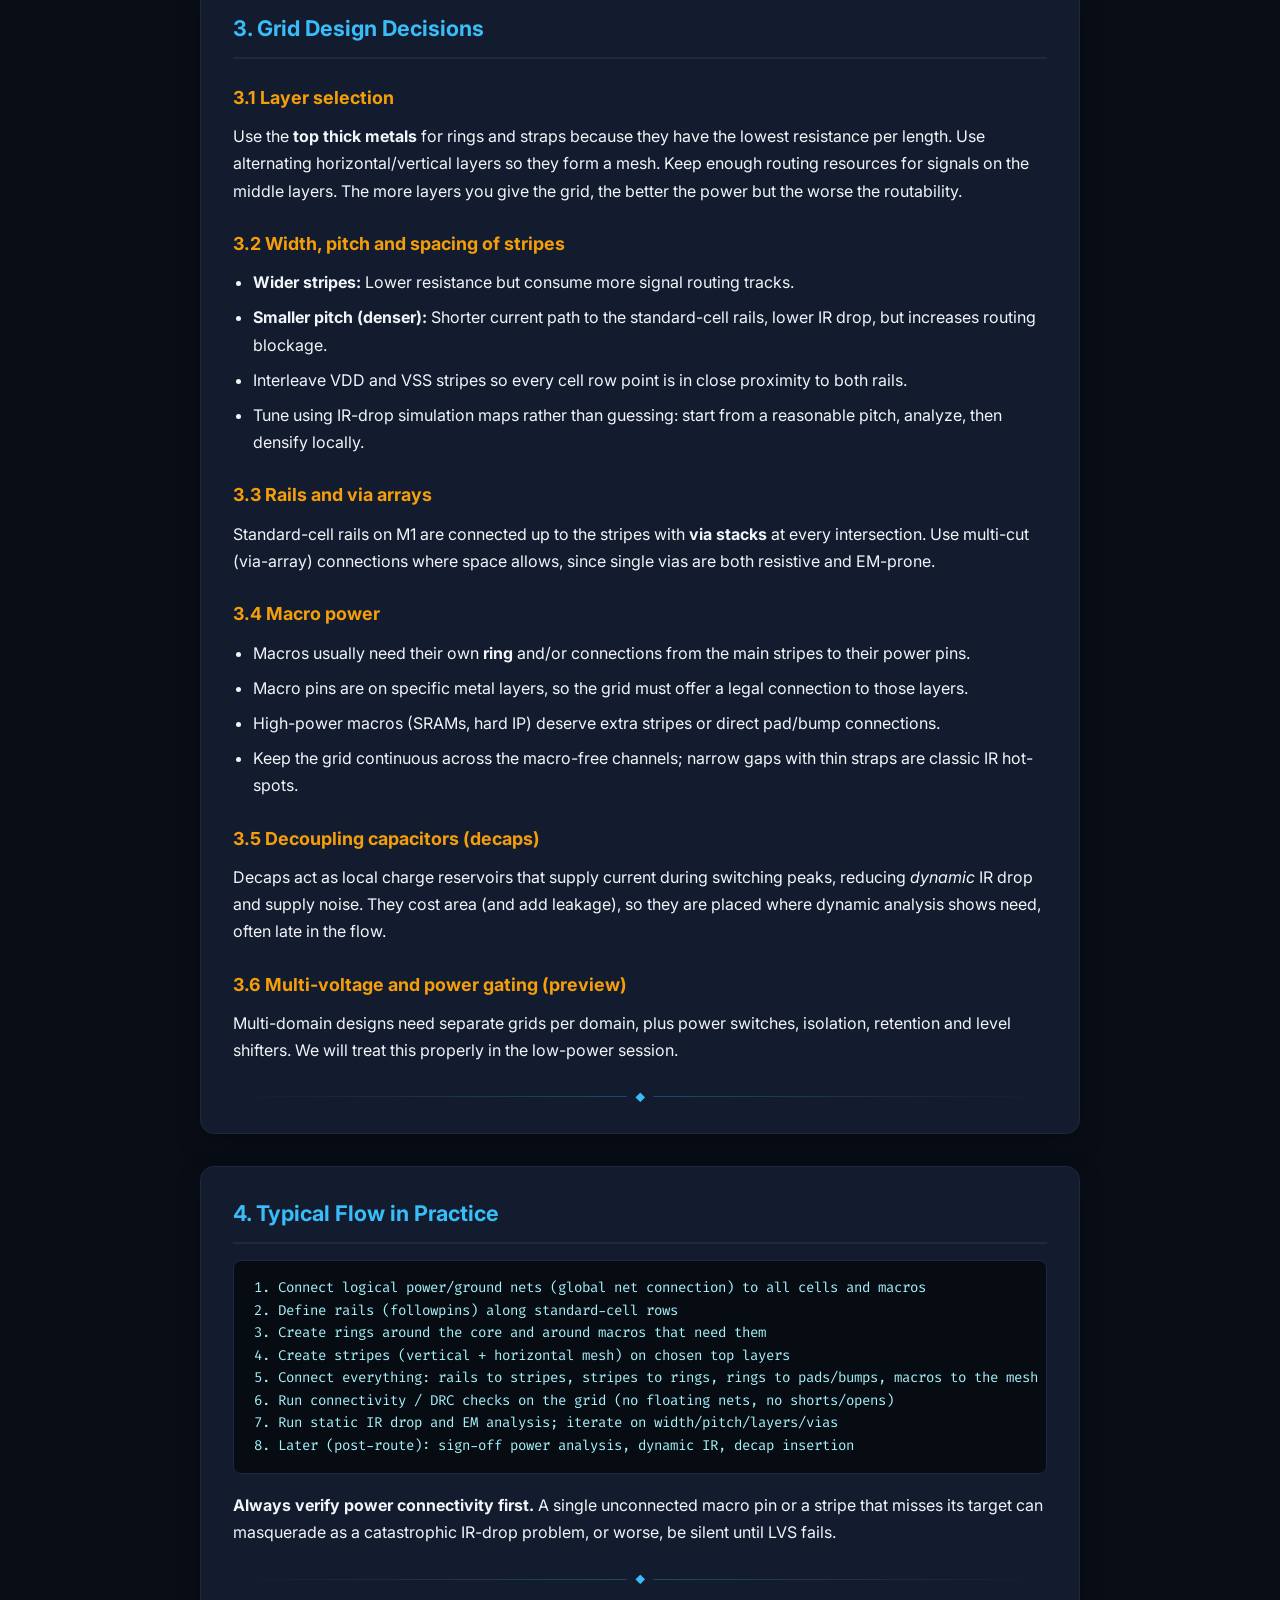
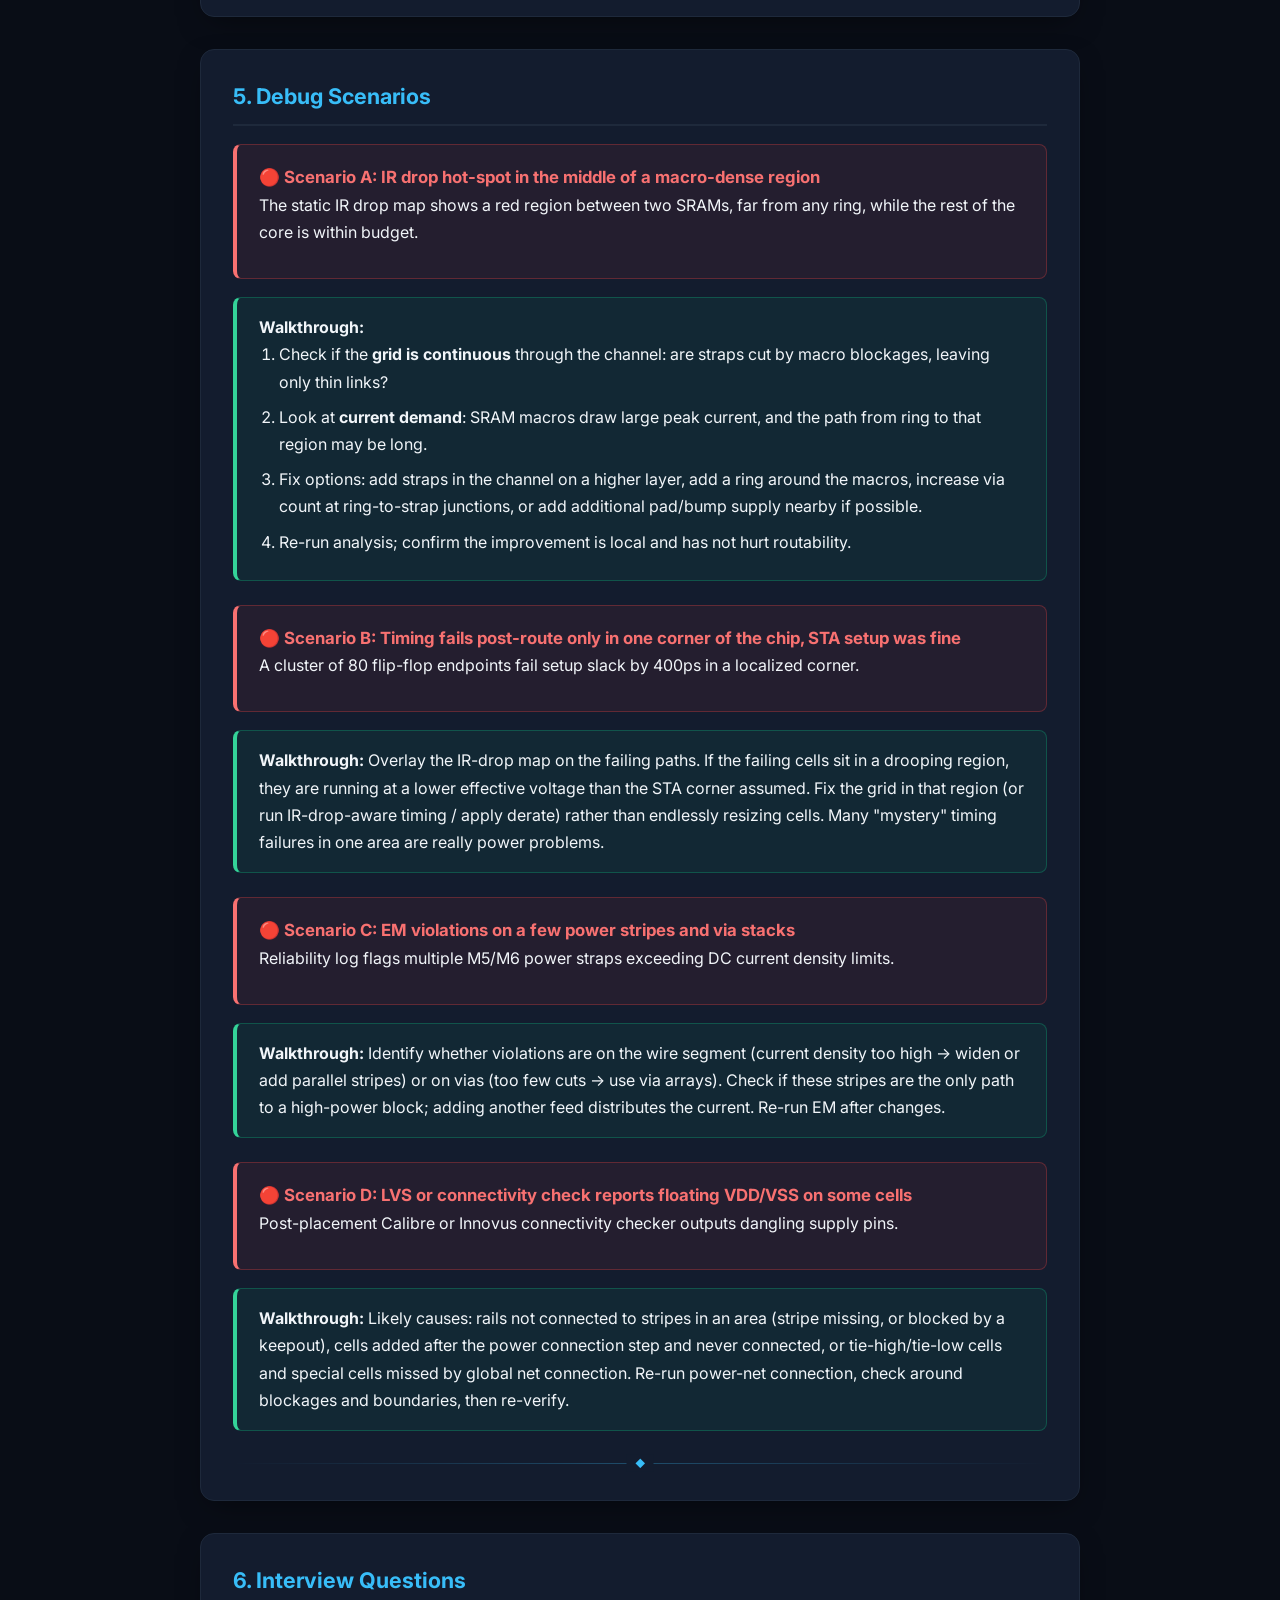
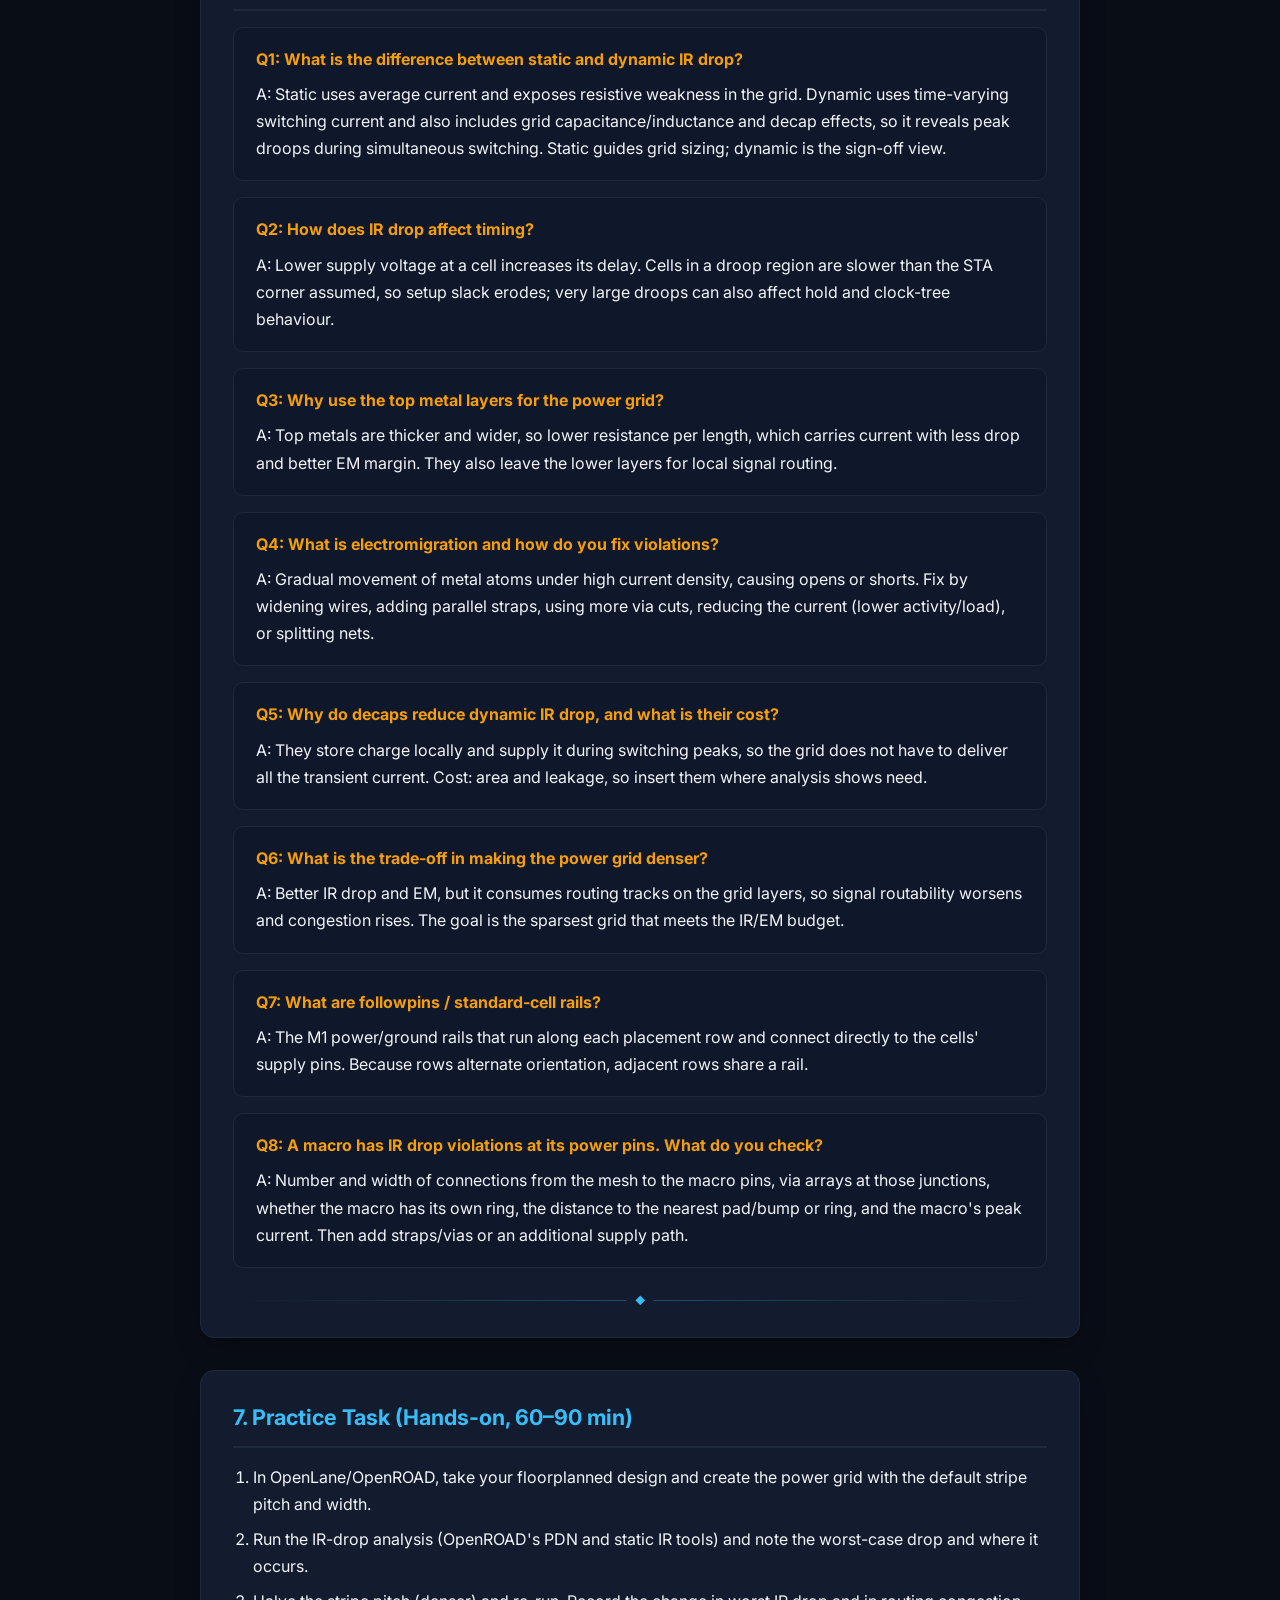
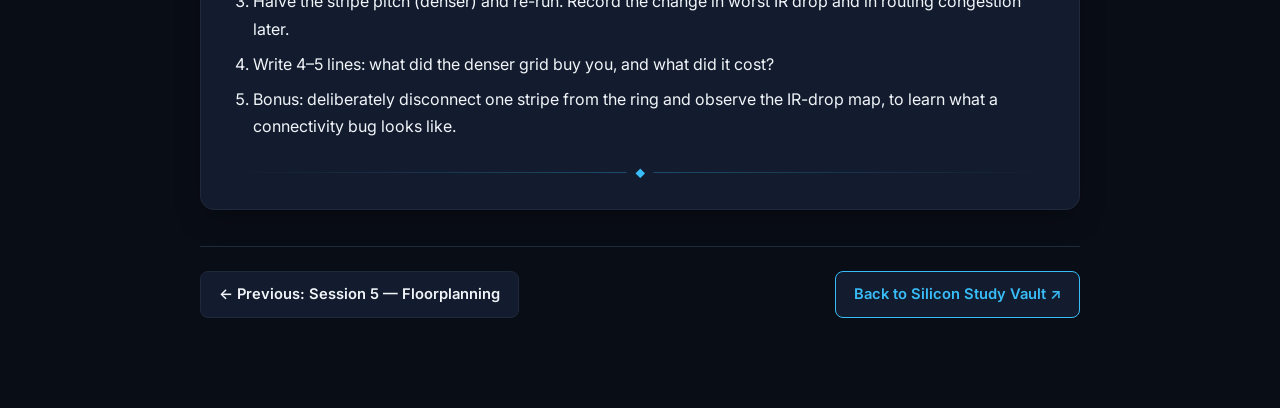
<file: study/session6_power_planning.html>
<!DOCTYPE html>
<html lang="en" data-theme="dark">
<head>
<meta charset="UTF-8">
<meta name="viewport" content="width=device-width, initial-scale=1.0">
<title>PD Mentorship — Session 6: Power Planning | EducateVLSI</title>
<link rel="preconnect" href="https://fonts.googleapis.com">
<link rel="preconnect" href="https://fonts.gstatic.com" crossorigin>
<link href="https://fonts.googleapis.com/css2?family=Fira+Code:wght@400;500;600&family=Inter:wght@300;400;500;600;700;800&display=swap" rel="stylesheet">
<style>
  :root {
    --bg: #090d16;
    --bg-secondary: #0f172a;
    --card: #131c2e;
    --card-hover: #172338;
    --border: #1e293b;
    --border-accent: rgba(56, 189, 248, 0.35);
    --accent: #38bdf8;
    --accent2: #f59e0b;
    --accent-emerald: #10b981;
    --text: #f1f5f9;
    --text-secondary: #94a3b8;
    --muted: #64748b;
    --good: #34d399;
    --bad: #f87171;
    --code-bg: #070b12;
    --code-text: #a5f3fc;
    --callout-bg: rgba(8, 14, 26, 0.95);
    --divider-gradient: linear-gradient(90deg, transparent 0%, rgba(56, 189, 248, 0.3) 50%, transparent 100%);
    --shadow: 0 10px 30px -10px rgba(0,0,0,0.5);
  }

  [data-theme="light"] {
    --bg: #faf7f2;
    --bg-secondary: #f3eee4;
    --card: #ffffff;
    --card-hover: #ffffff;
    --border: #e2dbce;
    --border-accent: rgba(180, 83, 9, 0.35);
    --accent: #0284c7;
    --accent2: #b45309;
    --accent-emerald: #059669;
    --text: #18181b;
    --text-secondary: #3f3e3a;
    --muted: #78716c;
    --good: #059669;
    --bad: #dc2626;
    --code-bg: #1c1c24;
    --code-text: #67e8f9;
    --callout-bg: #fdfbf7;
    --divider-gradient: linear-gradient(90deg, transparent 0%, rgba(180, 83, 9, 0.35) 50%, transparent 100%);
    --shadow: 0 10px 30px -10px rgba(60, 45, 30, 0.1);
  }

  * { box-sizing: border-box; margin: 0; padding: 0; }
  body {
    background: var(--bg);
    color: var(--text);
    font-family: 'Inter', system-ui, -apple-system, sans-serif;
    line-height: 1.7;
    padding-bottom: 90px;
    transition: background-color 0.3s ease, color 0.3s ease;
  }

  /* Sticky Top Navigation Bar */
  .portal-nav {
    position: sticky;
    top: 0;
    z-index: 100;
    backdrop-filter: blur(16px);
    -webkit-backdrop-filter: blur(16px);
    background: rgba(9, 13, 22, 0.88);
    border-bottom: 1px solid var(--border);
    transition: background 0.3s ease;
  }
  [data-theme="light"] .portal-nav {
    background: rgba(250, 247, 242, 0.92);
  }
  .portal-nav-inner {
    max-width: 960px;
    margin: 0 auto;
    padding: 0.75rem 1.5rem;
    display: flex;
    align-items: center;
    justify-content: space-between;
    gap: 1rem;
  }
  .portal-brand {
    display: flex;
    align-items: center;
    gap: 0.6rem;
    text-decoration: none;
    color: var(--text);
    font-weight: 700;
    font-size: 1.05rem;
  }
  .portal-brand-badge {
    background: linear-gradient(135deg, #00f2fe, #4facfe);
    color: #030712;
    padding: 2px 8px;
    border-radius: 4px;
    font-size: 0.72rem;
    font-weight: 800;
    letter-spacing: 0.5px;
  }
  .nav-controls {
    display: flex;
    align-items: center;
    gap: 0.75rem;
  }
  .btn-nav-action {
    display: inline-flex;
    align-items: center;
    gap: 0.4rem;
    padding: 0.45rem 0.85rem;
    border-radius: 6px;
    font-size: 0.82rem;
    font-weight: 600;
    text-decoration: none;
    cursor: pointer;
    border: 1px solid var(--border);
    background: var(--card);
    color: var(--text);
    transition: all 0.2s ease;
  }
  .btn-nav-action:hover {
    border-color: var(--accent);
    color: var(--accent);
  }

  header {
    background: linear-gradient(135deg, rgba(30, 58, 95, 0.6) 0%, rgba(15, 23, 42, 0.8) 100%);
    padding: 44px 24px 34px;
    text-align: center;
    border-bottom: 3px solid var(--accent);
    position: relative;
  }
  [data-theme="light"] header {
    background: linear-gradient(135deg, #ede6d8 0%, #f7f3ec 100%);
  }
  header h1 { margin: 0 0 10px; font-size: 2rem; font-weight: 800; color: var(--text); }
  header p { margin: 0; color: var(--text-secondary); font-size: 1.05rem; }
  .progress { color: var(--muted); font-size: 0.92rem; margin-top: 10px; }
  .progress strong { color: var(--accent); }

  .container { max-width: 920px; margin: 0 auto; padding: 0 20px; }
  .card {
    background: var(--card);
    border-radius: 14px;
    padding: 28px 32px;
    margin-top: 32px;
    border: 1px solid var(--border);
    box-shadow: var(--shadow);
    transition: transform 0.2s ease, border-color 0.2s ease;
  }
  .card:hover {
    border-color: var(--border-accent);
  }
  h2 {
    color: var(--accent);
    border-bottom: 2px solid var(--border);
    padding-bottom: 10px;
    margin-top: 0;
    margin-bottom: 16px;
    font-size: 1.35rem;
    display: flex;
    align-items: center;
    gap: 0.5rem;
  }
  h3 { color: var(--accent2); margin: 24px 0 10px; font-size: 1.12rem; }
  p { margin-bottom: 14px; color: var(--text); }

  code {
    background: var(--code-bg);
    color: var(--code-text);
    padding: 3px 7px;
    border-radius: 4px;
    font-family: 'Fira Code', Consolas, monospace;
    font-size: 0.9rem;
    border: 1px solid rgba(255,255,255,0.06);
  }
  pre {
    background: var(--code-bg);
    color: var(--code-text);
    padding: 16px 20px;
    border-radius: 8px;
    overflow-x: auto;
    font-family: 'Fira Code', Consolas, monospace;
    font-size: 0.88rem;
    line-height: 1.6;
    margin: 14px 0 18px;
    border: 1px solid var(--border);
  }

  /* Well-Structured Formula Callout */
  .lesson-formula-callout {
    background: var(--callout-bg);
    border: 1px solid var(--border-accent);
    border-left: 4px solid var(--accent);
    border-radius: 12px;
    padding: 1.25rem 1.5rem;
    margin: 1.5rem 0;
    box-shadow: inset 0 0 24px rgba(0, 0, 0, 0.2), 0 4px 14px rgba(0,0,0,0.15);
    position: relative;
  }
  .formula-callout-header {
    display: flex;
    align-items: center;
    justify-content: space-between;
    margin-bottom: 0.75rem;
    flex-wrap: wrap;
    gap: 0.5rem;
    border-bottom: 1px solid var(--border);
    padding-bottom: 0.5rem;
  }
  .formula-badge {
    display: inline-flex;
    align-items: center;
    gap: 0.4rem;
    background: rgba(56, 189, 248, 0.12);
    color: var(--accent);
    padding: 3px 10px;
    border-radius: 9999px;
    font-size: 0.78rem;
    font-weight: 700;
    letter-spacing: 0.5px;
    text-transform: uppercase;
  }
  [data-theme="light"] .formula-badge {
    background: rgba(180, 83, 9, 0.12);
    color: var(--accent2);
  }
  .formula-copy-btn {
    background: transparent;
    border: 1px solid var(--border);
    color: var(--text-secondary);
    padding: 3px 8px;
    border-radius: 4px;
    font-size: 0.75rem;
    cursor: pointer;
    transition: all 0.2s ease;
  }
  .formula-copy-btn:hover {
    color: var(--accent);
    border-color: var(--accent);
  }
  .formula-body {
    font-family: 'Fira Code', Consolas, monospace;
    font-size: 1.05rem;
    line-height: 1.7;
    color: var(--text);
    font-weight: 500;
    padding: 0.5rem 0;
  }
  .formula-params {
    margin-top: 0.75rem;
    padding-top: 0.6rem;
    border-top: 1px dashed var(--border);
    font-size: 0.85rem;
    color: var(--text-secondary);
  }
  .formula-params strong { color: var(--accent); }

  /* Debug Box & Answers */
  .debug-box {
    background: rgba(239, 68, 68, 0.08);
    border: 1px solid rgba(239, 68, 68, 0.3);
    border-left: 4px solid var(--bad);
    padding: 18px 22px;
    border-radius: 8px;
    margin: 18px 0;
  }
  .debug-box h4 { margin-top: 0; color: var(--bad); font-size: 1.05rem; }
  .answer-box {
    background: rgba(16, 185, 129, 0.08);
    border: 1px solid rgba(16, 185, 129, 0.3);
    border-left: 4px solid var(--good);
    padding: 16px 22px;
    border-radius: 8px;
    margin: 10px 0 24px;
  }
  .qa {
    background: var(--bg-secondary);
    border: 1px solid var(--border);
    border-radius: 10px;
    padding: 18px 22px;
    margin-bottom: 16px;
  }
  .qa .q { color: var(--accent2); font-weight: 700; margin-bottom: 8px; font-size: 1rem; }
  .qa .a { color: var(--text); }

  table { width: 100%; border-collapse: collapse; margin: 20px 0; border-radius: 8px; overflow: hidden; }
  th, td { border: 1px solid var(--border); padding: 10px 14px; text-align: left; font-size: 0.94rem; }
  th { background: var(--bg-secondary); color: var(--accent); font-weight: 700; }
  tr:nth-child(even) td { background: rgba(255,255,255,0.015); }
  [data-theme="light"] tr:nth-child(even) td { background: rgba(0,0,0,0.02); }

  .tag {
    display: inline-block;
    background: var(--bg-secondary);
    color: var(--accent);
    padding: 4px 12px;
    border-radius: 20px;
    font-size: 0.78rem;
    font-weight: 600;
    margin-right: 8px;
    border: 1px solid var(--border);
  }
  ul li, ol li { margin-bottom: 8px; margin-left: 20px; color: var(--text); }

  /* Section Ending Divider Margin Line */
  .section-divider {
    height: 1px;
    width: 100%;
    margin: 32px 0 8px;
    background: var(--divider-gradient);
    position: relative;
  }
  .section-divider::after {
    content: '◆';
    position: absolute;
    left: 50%;
    top: 50%;
    transform: translate(-50%, -50%);
    color: var(--accent);
    font-size: 10px;
    background: var(--card);
    padding: 0 8px;
  }

  /* Floating Scroll Page Up / Page Down Controls */
  .scroll-controls {
    position: fixed;
    bottom: 24px;
    right: 24px;
    display: flex;
    flex-direction: column;
    gap: 8px;
    z-index: 999;
  }
  .btn-scroll {
    width: 44px;
    height: 44px;
    border-radius: 10px;
    background: var(--card);
    border: 1px solid var(--border-accent);
    color: var(--accent);
    display: flex;
    align-items: center;
    justify-content: center;
    cursor: pointer;
    box-shadow: 0 4px 16px rgba(0,0,0,0.3);
    transition: all 0.2s ease;
  }
  .btn-scroll:hover {
    transform: translateY(-2px);
    background: var(--accent);
    color: #fff;
    box-shadow: 0 6px 20px rgba(56, 189, 248, 0.4);
  }
  [data-theme="light"] .btn-scroll:hover {
    background: var(--accent);
    color: #fff;
  }

  /* Navigation Footer */
  .session-footer-nav {
    display: flex;
    justify-content: space-between;
    align-items: center;
    margin-top: 36px;
    padding-top: 24px;
    border-top: 1px solid var(--border);
    flex-wrap: wrap;
    gap: 1rem;
  }
  .btn-session-link {
    display: inline-flex;
    align-items: center;
    gap: 0.5rem;
    padding: 10px 18px;
    border-radius: 8px;
    font-weight: 600;
    font-size: 0.92rem;
    text-decoration: none;
    border: 1px solid var(--border);
    background: var(--card);
    color: var(--text);
    transition: all 0.2s ease;
  }
  .btn-session-link:hover {
    border-color: var(--accent);
    color: var(--accent);
    transform: translateY(-2px);
  }
</style>
</head>
<body>

<!-- Portal Header -->
<nav class="portal-nav">
  <div class="portal-nav-inner">
    <a href="../index.html#study-vault" class="portal-brand">
      <span class="portal-brand-badge">EDUCATEVLSI</span>
      <span>PD Mentorship Sessions</span>
    </a>
    <div class="nav-controls">
      <a href="../index.html" class="btn-nav-action">
        <svg width="14" height="14" viewBox="0 0 24 24" fill="none" stroke="currentColor" stroke-width="2"><path d="m3 9 9-7 9 7v11a2 2 0 0 1-2 2H5a2 2 0 0 1-2-2z"/><polyline points="9 22 9 12 15 12 15 22"/></svg>
        <span>Portal Home</span>
      </a>
      <a href="../index.html#study-vault" class="btn-nav-action">
        <svg width="14" height="14" viewBox="0 0 24 24" fill="none" stroke="currentColor" stroke-width="2"><path d="M4 19.5A2.5 2.5 0 0 1 6.5 17H20"/><path d="M6.5 2H20v20H6.5A2.5 2.5 0 0 1 4 19.5v-15A2.5 2.5 0 0 1 6.5 2z"/></svg>
        <span>Study Vault</span>
      </a>
      <button class="btn-nav-action" id="themeToggleBtn" aria-label="Toggle Theme">
        <span id="themeIcon">☀️</span>
        <span id="themeLabel">Light</span>
      </button>
    </div>
  </div>
</nav>

<header>
  <h1>Physical Design Mentorship — Session 6</h1>
  <p>Power Planning: Grid Architecture, IR Drop and Electromigration</p>
  <div class="progress">Synthesis &amp; SDC → Floorplanning → <strong>Power Planning</strong> → (next: Placement)</div>
</header>

<div class="container">

  <div class="card">
    <h2>Why This Session Matters</h2>
    <p>Every transistor on the chip needs a clean supply. If the grid is weak, supply voltage sags at the cells (<strong>IR drop</strong>), cells slow down, timing fails in ways that no STA setup run predicted, and in the worst case wires fuse over time (<strong>electromigration</strong>). Power problems are also among the most expensive to fix late, because the grid occupies the top metal layers that everything else routes around.</p>
    <div style="margin-top: 14px;">
      <span class="tag">Theory</span><span class="tag">Debug</span><span class="tag">Interview Prep</span>
    </div>
    <div class="section-divider"></div>
  </div>

  <div class="card">
    <h2>1. The Power Delivery Path</h2>
    <p>Current flows from the package/bump or pad, through the top thick metals, down through vias to the lower metals, and finally into the standard-cell rails that touch the transistors. Every segment has resistance, so voltage drops along the way.</p>
    <table>
      <thead>
        <tr><th>Layer of the Power Grid</th><th>Critical Physical Role</th></tr>
      </thead>
      <tbody>
        <tr><td>Pads / bumps</td><td>Entry points for VDD/VSS from the package</td></tr>
        <tr><td>Power rings</td><td>Wide metal loops around the core (or around macros) that collect current from pads and feed the stripes</td></tr>
        <tr><td>Power stripes (straps)</td><td>Vertical and horizontal wide wires across the core, on upper metals, forming the low-impedance mesh</td></tr>
        <tr><td>Standard-cell rails (followpins)</td><td>Thin M1 rails running along each cell row, feeding the cells directly</td></tr>
        <tr><td>Via stacks</td><td>Connect the layers; their resistance and cut count determine reliability</td></tr>
      </tbody>
    </table>
    <p><strong>Mentor's mental model:</strong> think of it as a river system. Pads are the springs, rings and stripes are the main rivers and tributaries, the M1 rails are the irrigation channels. The narrow channels at the end carry the least current each, but they are the ones the cells actually drink from.</p>
    <div class="section-divider"></div>
  </div>

  <div class="card">
    <h2>2. Core Theory</h2>

    <h3>2.1 IR Drop</h3>

    <!-- Structured Formula Callout for IR Drop & Effective Supply -->
    <div class="lesson-formula-callout">
      <div class="formula-callout-header">
        <span class="formula-badge">∑ Governing Formulation · IR Drop &amp; Effective Supply</span>
        <button class="formula-copy-btn" onclick="copyFormulaText('V_drop = I * R, V_effective = V_DD - delta_V_IR(VDD) - V_bounce(VSS)')">Copy Formula</button>
      </div>
      <div class="formula-body">
        $$\Delta V_{\text{drop}} = I \times R_{\text{mesh}}$$
        $$V_{\text{cell, effective}} = V_{\text{DD}} - \Delta V_{\text{IR, VDD}} - V_{\text{bounce, VSS}}$$
      </div>
      <div class="formula-params">
        <strong>Timing Impact:</strong> Because gate propagation delay increases non-linearly as supply falls ($t_d \propto \frac{V_{DD}}{(V_{DD}-V_{th})^\alpha}$), cells in an IR-drop droop region suffer major unbudgeted setup failures.
      </div>
    </div>

    <table>
      <thead>
        <tr><th>Metric / Aspect</th><th>Static IR Drop</th><th>Dynamic IR Drop</th></tr>
      </thead>
      <tbody>
        <tr><td>Underlying physics</td><td>Average switching current across cycles ($I_{\text{avg}}$)</td><td>Instantaneous peak current during clock edges ($I_{\text{peak}}(t)$)</td></tr>
        <tr><td>Mesh characteristics captured</td><td>Pure resistive weakness of stripes and rails ($R$)</td><td>Resistive + inductive ($L \frac{di}{dt}$) + capacitive ($C$) effects</td></tr>
        <tr><td>Typical application</td><td>Early planning, width and pitch sizing</td><td>Sign-off verification, hot-spot debugging</td></tr>
        <tr><td>Target sign-off budget</td><td>Typically &lt; 2%–3% of nominal $V_{\text{DD}}$</td><td>Typically &lt; 5%–10% of nominal $V_{\text{DD}}$</td></tr>
      </tbody>
    </table>

    <h3>2.2 Electromigration (EM)</h3>
    <p>High current density in a wire moves metal atoms over time via electron momentum transfer, creating voids (open circuits) or hillocks (whisker shorts). Wire reliability depends on current density, temperature, and wire width.</p>

    <!-- Structured Formula Callout for EM Current Density -->
    <div class="lesson-formula-callout">
      <div class="formula-callout-header">
        <span class="formula-badge">∑ Reliability Criterion · Black's EM Current Density</span>
        <button class="formula-copy-btn" onclick="copyFormulaText('J = I / (W * T) <= J_max(T_temp, Layer)')">Copy Formula</button>
      </div>
      <div class="formula-body">
        $$J = \frac{I}{W \times T_{\text{layer}}} \le J_{\text{max}}(T_{\text{junction}}, \text{Metal Layer})$$
      </div>
      <div class="formula-params">
        <strong>Fixing Rules:</strong> Widen stripes, increase parallel straps, and replace single vias with dense multi-cut via arrays to disperse current.
      </div>
    </div>

    <ul>
      <li><strong>Power/ground EM:</strong> DC (unidirectional) current, so the limit is stricter. Fix with wider wires, more vias, more parallel straps.</li>
      <li><strong>Signal EM:</strong> mostly AC with average and RMS limits; matters on high-activity or heavily loaded nets (clocks especially).</li>
      <li>Vias are common EM weak points: single-via connections carrying high current are classic failures.</li>
    </ul>

    <h3>2.3 Power Estimation to Size the Grid</h3>

    <!-- Structured Formula Callout for Total Grid Current -->
    <div class="lesson-formula-callout">
      <div class="formula-callout-header">
        <span class="formula-badge">∑ Estimation Equation · Supply Grid Current Demand</span>
        <button class="formula-copy-btn" onclick="copyFormulaText('I_total = P_total / V_DD')">Copy Formula</button>
      </div>
      <div class="formula-body">
        $$I_{\text{total}} \approx \frac{P_{\text{total}}}{V_{\text{DD}}} \quad \implies \quad I_{\text{strap}} = \frac{I_{\text{total}}}{N_{\text{straps}}} \times K_{\text{hotspot}}$$
      </div>
      <div class="formula-params">
        <strong>Margin factor ($K_{\text{hotspot}}$):</strong> Power is non-uniform across the core. Clock trees, datapaths, and SRAMs concentrate switching activity.
      </div>
    </div>
    <div class="section-divider"></div>
  </div>

  <div class="card">
    <h2>3. Grid Design Decisions</h2>

    <h3>3.1 Layer selection</h3>
    <p>Use the <strong>top thick metals</strong> for rings and straps because they have the lowest resistance per length. Use alternating horizontal/vertical layers so they form a mesh. Keep enough routing resources for signals on the middle layers. The more layers you give the grid, the better the power but the worse the routability.</p>

    <h3>3.2 Width, pitch and spacing of stripes</h3>
    <ul>
      <li><strong>Wider stripes:</strong> Lower resistance but consume more signal routing tracks.</li>
      <li><strong>Smaller pitch (denser):</strong> Shorter current path to the standard-cell rails, lower IR drop, but increases routing blockage.</li>
      <li>Interleave VDD and VSS stripes so every cell row point is in close proximity to both rails.</li>
      <li>Tune using IR-drop simulation maps rather than guessing: start from a reasonable pitch, analyze, then densify locally.</li>
    </ul>

    <h3>3.3 Rails and via arrays</h3>
    <p>Standard-cell rails on M1 are connected up to the stripes with <strong>via stacks</strong> at every intersection. Use multi-cut (via-array) connections where space allows, since single vias are both resistive and EM-prone.</p>

    <h3>3.4 Macro power</h3>
    <ul>
      <li>Macros usually need their own <strong>ring</strong> and/or connections from the main stripes to their power pins.</li>
      <li>Macro pins are on specific metal layers, so the grid must offer a legal connection to those layers.</li>
      <li>High-power macros (SRAMs, hard IP) deserve extra stripes or direct pad/bump connections.</li>
      <li>Keep the grid continuous across the macro-free channels; narrow gaps with thin straps are classic IR hot-spots.</li>
    </ul>

    <h3>3.5 Decoupling capacitors (decaps)</h3>
    <p>Decaps act as local charge reservoirs that supply current during switching peaks, reducing <em>dynamic</em> IR drop and supply noise. They cost area (and add leakage), so they are placed where dynamic analysis shows need, often late in the flow.</p>

    <h3>3.6 Multi-voltage and power gating (preview)</h3>
    <p>Multi-domain designs need separate grids per domain, plus power switches, isolation, retention and level shifters. We will treat this properly in the low-power session.</p>
    <div class="section-divider"></div>
  </div>

  <div class="card">
    <h2>4. Typical Flow in Practice</h2>
<pre>1. Connect logical power/ground nets (global net connection) to all cells and macros
2. Define rails (followpins) along standard-cell rows
3. Create rings around the core and around macros that need them
4. Create stripes (vertical + horizontal mesh) on chosen top layers
5. Connect everything: rails to stripes, stripes to rings, rings to pads/bumps, macros to the mesh
6. Run connectivity / DRC checks on the grid (no floating nets, no shorts/opens)
7. Run static IR drop and EM analysis; iterate on width/pitch/layers/vias
8. Later (post-route): sign-off power analysis, dynamic IR, decap insertion</pre>
    <p><strong>Always verify power connectivity first.</strong> A single unconnected macro pin or a stripe that misses its target can masquerade as a catastrophic IR-drop problem, or worse, be silent until LVS fails.</p>
    <div class="section-divider"></div>
  </div>

  <div class="card">
    <h2>5. Debug Scenarios</h2>

    <div class="debug-box">
      <h4>🔴 Scenario A: IR drop hot-spot in the middle of a macro-dense region</h4>
      <p>The static IR drop map shows a red region between two SRAMs, far from any ring, while the rest of the core is within budget.</p>
    </div>
    <div class="answer-box">
      <strong>Walkthrough:</strong>
      <ol>
        <li>Check if the <strong>grid is continuous</strong> through the channel: are straps cut by macro blockages, leaving only thin links?</li>
        <li>Look at <strong>current demand</strong>: SRAM macros draw large peak current, and the path from ring to that region may be long.</li>
        <li>Fix options: add straps in the channel on a higher layer, add a ring around the macros, increase via count at ring-to-strap junctions, or add additional pad/bump supply nearby if possible.</li>
        <li>Re-run analysis; confirm the improvement is local and has not hurt routability.</li>
      </ol>
    </div>

    <div class="debug-box">
      <h4>🔴 Scenario B: Timing fails post-route only in one corner of the chip, STA setup was fine</h4>
      <p>A cluster of 80 flip-flop endpoints fail setup slack by 400ps in a localized corner.</p>
    </div>
    <div class="answer-box">
      <strong>Walkthrough:</strong> Overlay the IR-drop map on the failing paths. If the failing cells sit in a drooping region, they are running at a lower effective voltage than the STA corner assumed. Fix the grid in that region (or run IR-drop-aware timing / apply derate) rather than endlessly resizing cells. Many "mystery" timing failures in one area are really power problems.
    </div>

    <div class="debug-box">
      <h4>🔴 Scenario C: EM violations on a few power stripes and via stacks</h4>
      <p>Reliability log flags multiple M5/M6 power straps exceeding DC current density limits.</p>
    </div>
    <div class="answer-box">
      <strong>Walkthrough:</strong> Identify whether violations are on the wire segment (current density too high → widen or add parallel stripes) or on vias (too few cuts → use via arrays). Check if these stripes are the only path to a high-power block; adding another feed distributes the current. Re-run EM after changes.
    </div>

    <div class="debug-box">
      <h4>🔴 Scenario D: LVS or connectivity check reports floating VDD/VSS on some cells</h4>
      <p>Post-placement Calibre or Innovus connectivity checker outputs dangling supply pins.</p>
    </div>
    <div class="answer-box">
      <strong>Walkthrough:</strong> Likely causes: rails not connected to stripes in an area (stripe missing, or blocked by a keepout), cells added after the power connection step and never connected, or tie-high/tie-low cells and special cells missed by global net connection. Re-run power-net connection, check around blockages and boundaries, then re-verify.
    </div>

    <div class="section-divider"></div>
  </div>

  <div class="card">
    <h2>6. Interview Questions</h2>

    <div class="qa">
      <div class="q">Q1: What is the difference between static and dynamic IR drop?</div>
      <div class="a">A: Static uses average current and exposes resistive weakness in the grid. Dynamic uses time-varying switching current and also includes grid capacitance/inductance and decap effects, so it reveals peak droops during simultaneous switching. Static guides grid sizing; dynamic is the sign-off view.</div>
    </div>

    <div class="qa">
      <div class="q">Q2: How does IR drop affect timing?</div>
      <div class="a">A: Lower supply voltage at a cell increases its delay. Cells in a droop region are slower than the STA corner assumed, so setup slack erodes; very large droops can also affect hold and clock-tree behaviour.</div>
    </div>

    <div class="qa">
      <div class="q">Q3: Why use the top metal layers for the power grid?</div>
      <div class="a">A: Top metals are thicker and wider, so lower resistance per length, which carries current with less drop and better EM margin. They also leave the lower layers for local signal routing.</div>
    </div>

    <div class="qa">
      <div class="q">Q4: What is electromigration and how do you fix violations?</div>
      <div class="a">A: Gradual movement of metal atoms under high current density, causing opens or shorts. Fix by widening wires, adding parallel straps, using more via cuts, reducing the current (lower activity/load), or splitting nets.</div>
    </div>

    <div class="qa">
      <div class="q">Q5: Why do decaps reduce dynamic IR drop, and what is their cost?</div>
      <div class="a">A: They store charge locally and supply it during switching peaks, so the grid does not have to deliver all the transient current. Cost: area and leakage, so insert them where analysis shows need.</div>
    </div>

    <div class="qa">
      <div class="q">Q6: What is the trade-off in making the power grid denser?</div>
      <div class="a">A: Better IR drop and EM, but it consumes routing tracks on the grid layers, so signal routability worsens and congestion rises. The goal is the sparsest grid that meets the IR/EM budget.</div>
    </div>

    <div class="qa">
      <div class="q">Q7: What are followpins / standard-cell rails?</div>
      <div class="a">A: The M1 power/ground rails that run along each placement row and connect directly to the cells' supply pins. Because rows alternate orientation, adjacent rows share a rail.</div>
    </div>

    <div class="qa">
      <div class="q">Q8: A macro has IR drop violations at its power pins. What do you check?</div>
      <div class="a">A: Number and width of connections from the mesh to the macro pins, via arrays at those junctions, whether the macro has its own ring, the distance to the nearest pad/bump or ring, and the macro's peak current. Then add straps/vias or an additional supply path.</div>
    </div>

    <div class="section-divider"></div>
  </div>

  <div class="card">
    <h2>7. Practice Task (Hands-on, 60–90 min)</h2>
    <ol>
      <li>In OpenLane/OpenROAD, take your floorplanned design and create the power grid with the default stripe pitch and width.</li>
      <li>Run the IR-drop analysis (OpenROAD's PDN and static IR tools) and note the worst-case drop and where it occurs.</li>
      <li>Halve the stripe pitch (denser) and re-run. Record the change in worst IR drop and in routing congestion later.</li>
      <li>Write 4–5 lines: what did the denser grid buy you, and what did it cost?</li>
      <li>Bonus: deliberately disconnect one stripe from the ring and observe the IR-drop map, to learn what a connectivity bug looks like.</li>
    </ol>
    <div class="section-divider"></div>
  </div>

  <!-- Session Navigation Footer -->
  <div class="session-footer-nav">
    <a href="session5_floorplanning.html" class="btn-session-link">
      <span>← Previous: Session 5 — Floorplanning</span>
    </a>
    <a href="../index.html#study-vault" class="btn-session-link" style="border-color: var(--accent); color: var(--accent);">
      <span>Back to Silicon Study Vault ↗</span>
    </a>
  </div>

</div>

<!-- Floating Scroll Controls (Page Up / Page Down) -->
<div class="scroll-controls" id="scrollControls">
  <button class="btn-scroll" id="btnPageUp" title="Page Up (Scroll Up)" aria-label="Page Up">
    <svg width="20" height="20" viewBox="0 0 24 24" fill="none" stroke="currentColor" stroke-width="2.5"><polyline points="18 15 12 9 6 15"/></svg>
  </button>
  <button class="btn-scroll" id="btnPageDown" title="Page Down (Scroll Down)" aria-label="Page Down">
    <svg width="20" height="20" viewBox="0 0 24 24" fill="none" stroke="currentColor" stroke-width="2.5"><polyline points="6 9 12 15 18 9"/></svg>
  </button>
</div>

<script>
  // Theme Management
  const html = document.documentElement;
  const themeToggle = document.getElementById('themeToggleBtn');
  const themeIcon = document.getElementById('themeIcon');
  const themeLabel = document.getElementById('themeLabel');

  function setTheme(t) {
    html.setAttribute('data-theme', t);
    localStorage.setItem('educatevlsi_theme', t);
    if (t === 'light') {
      themeIcon.textContent = '🌙';
      themeLabel.textContent = 'Dark';
    } else {
      themeIcon.textContent = '☀️';
      themeLabel.textContent = 'Light';
    }
  }

  const savedTheme = localStorage.getItem('educatevlsi_theme') || 'dark';
  setTheme(savedTheme);

  themeToggle.addEventListener('click', () => {
    const cur = html.getAttribute('data-theme');
    setTheme(cur === 'light' ? 'dark' : 'light');
  });

  // Page Up / Page Down Scroll Controls
  document.getElementById('btnPageUp').addEventListener('click', () => {
    window.scrollBy({ top: -window.innerHeight * 0.85, behavior: 'smooth' });
  });
  document.getElementById('btnPageDown').addEventListener('click', () => {
    window.scrollBy({ top: window.innerHeight * 0.85, behavior: 'smooth' });
  });

  // Copy Formula Functionality
  function copyFormulaText(text) {
    navigator.clipboard.writeText(text).then(() => {
      alert('Formula copied to clipboard: ' + text);
    }).catch(() => {
      prompt('Copy formula:', text);
    });
  }
</script>
</body>
</html>
</file>
